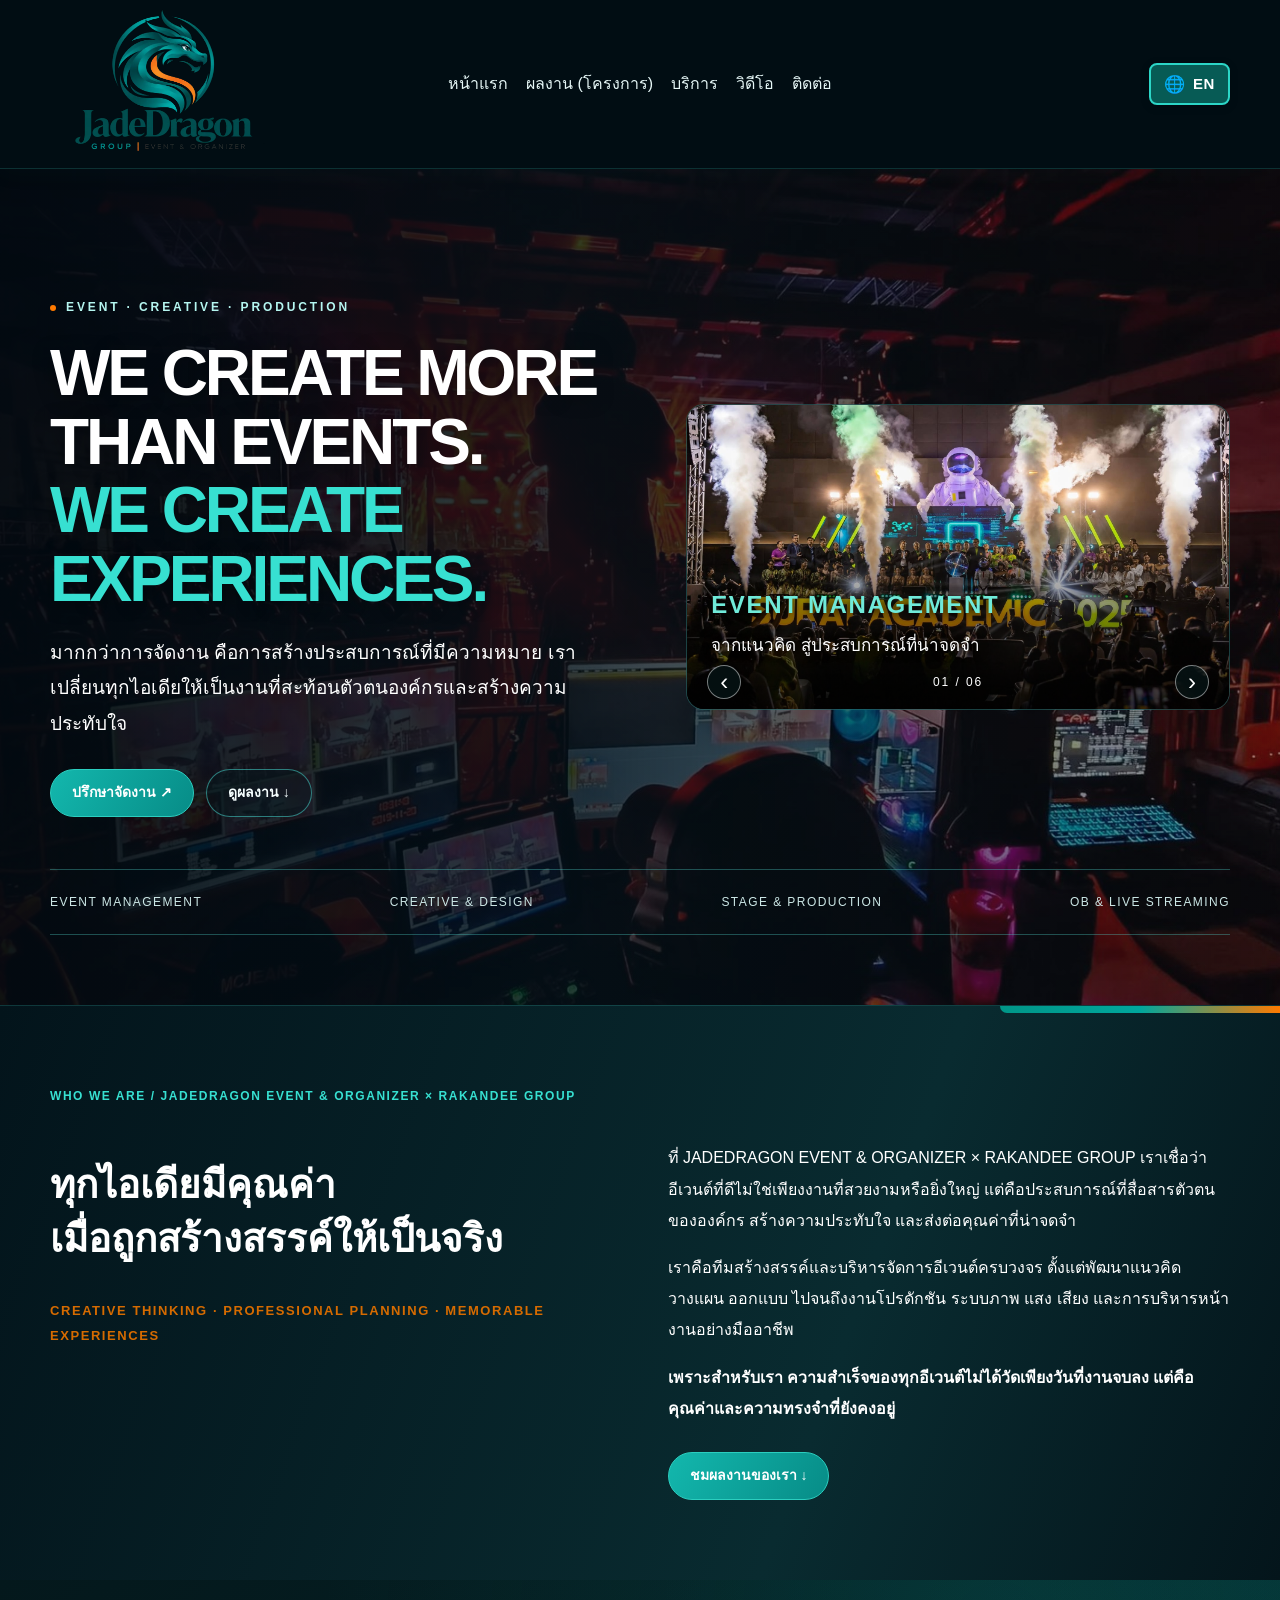
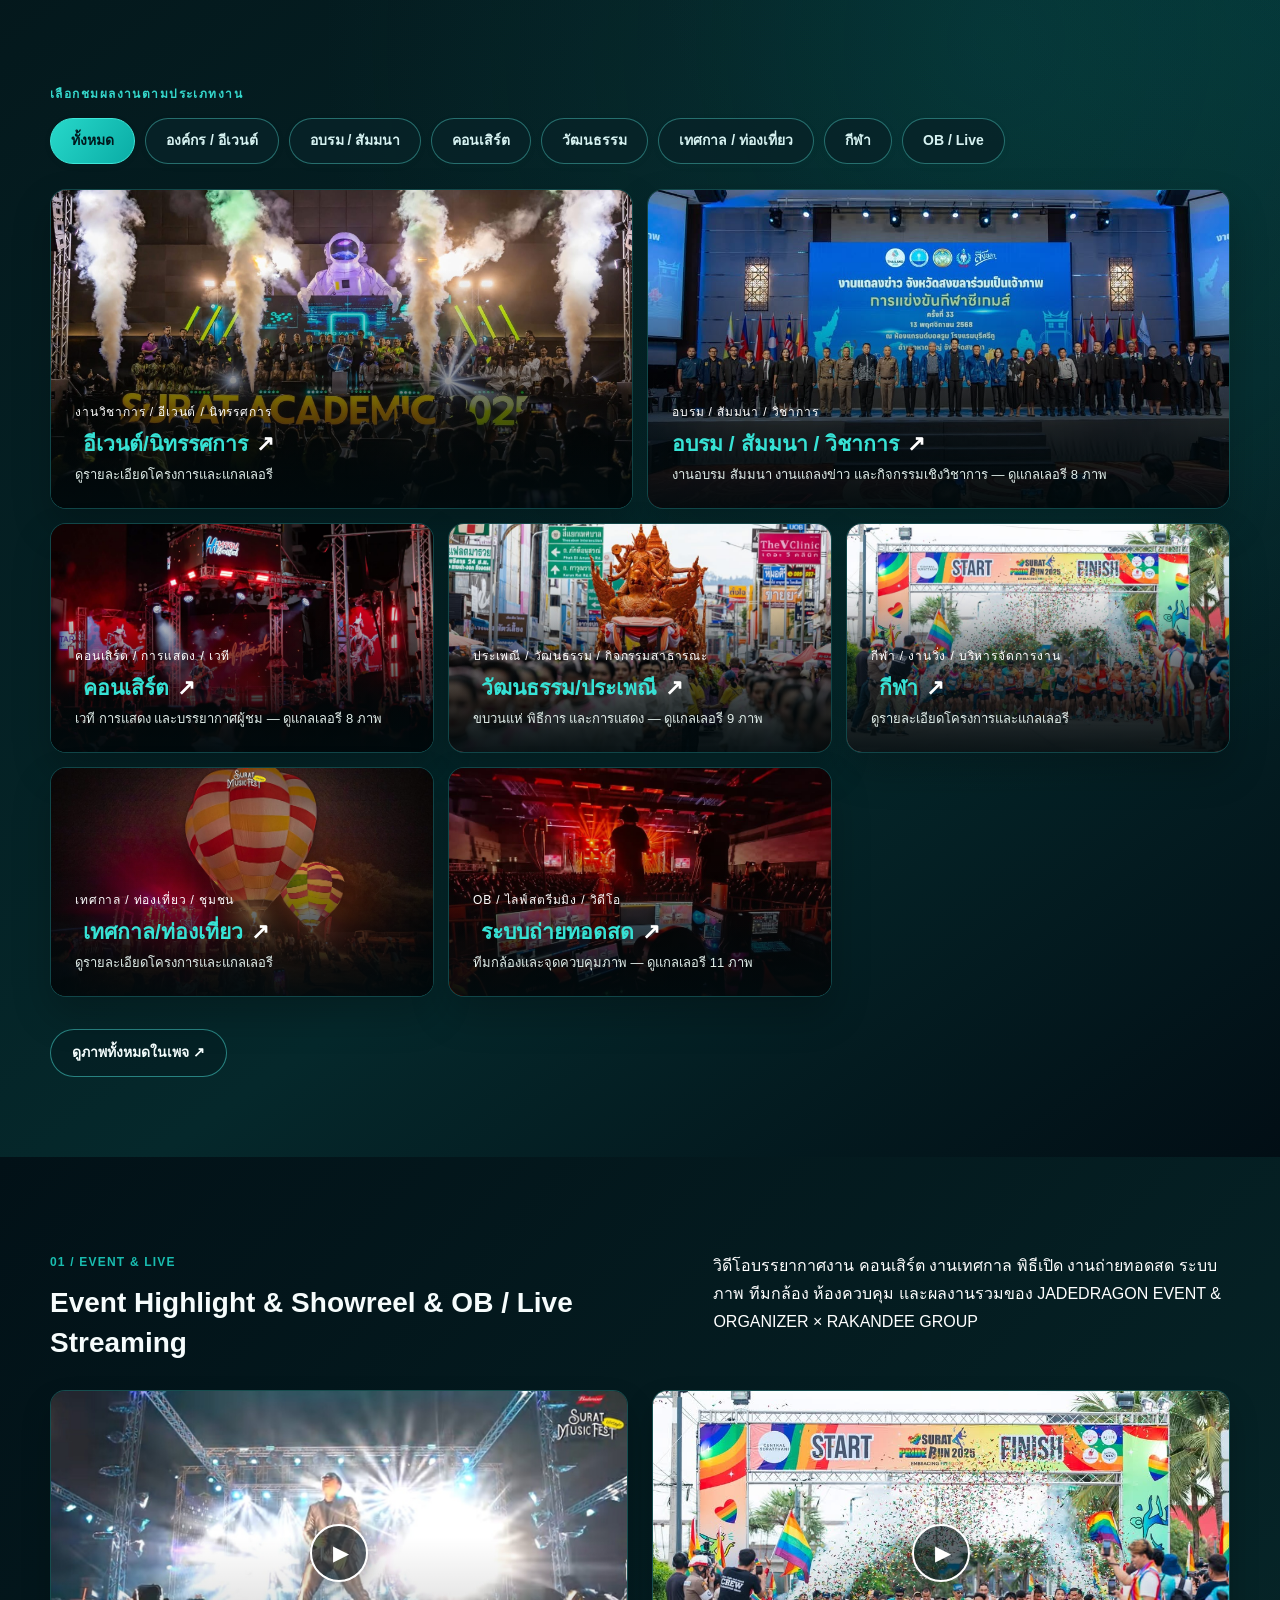
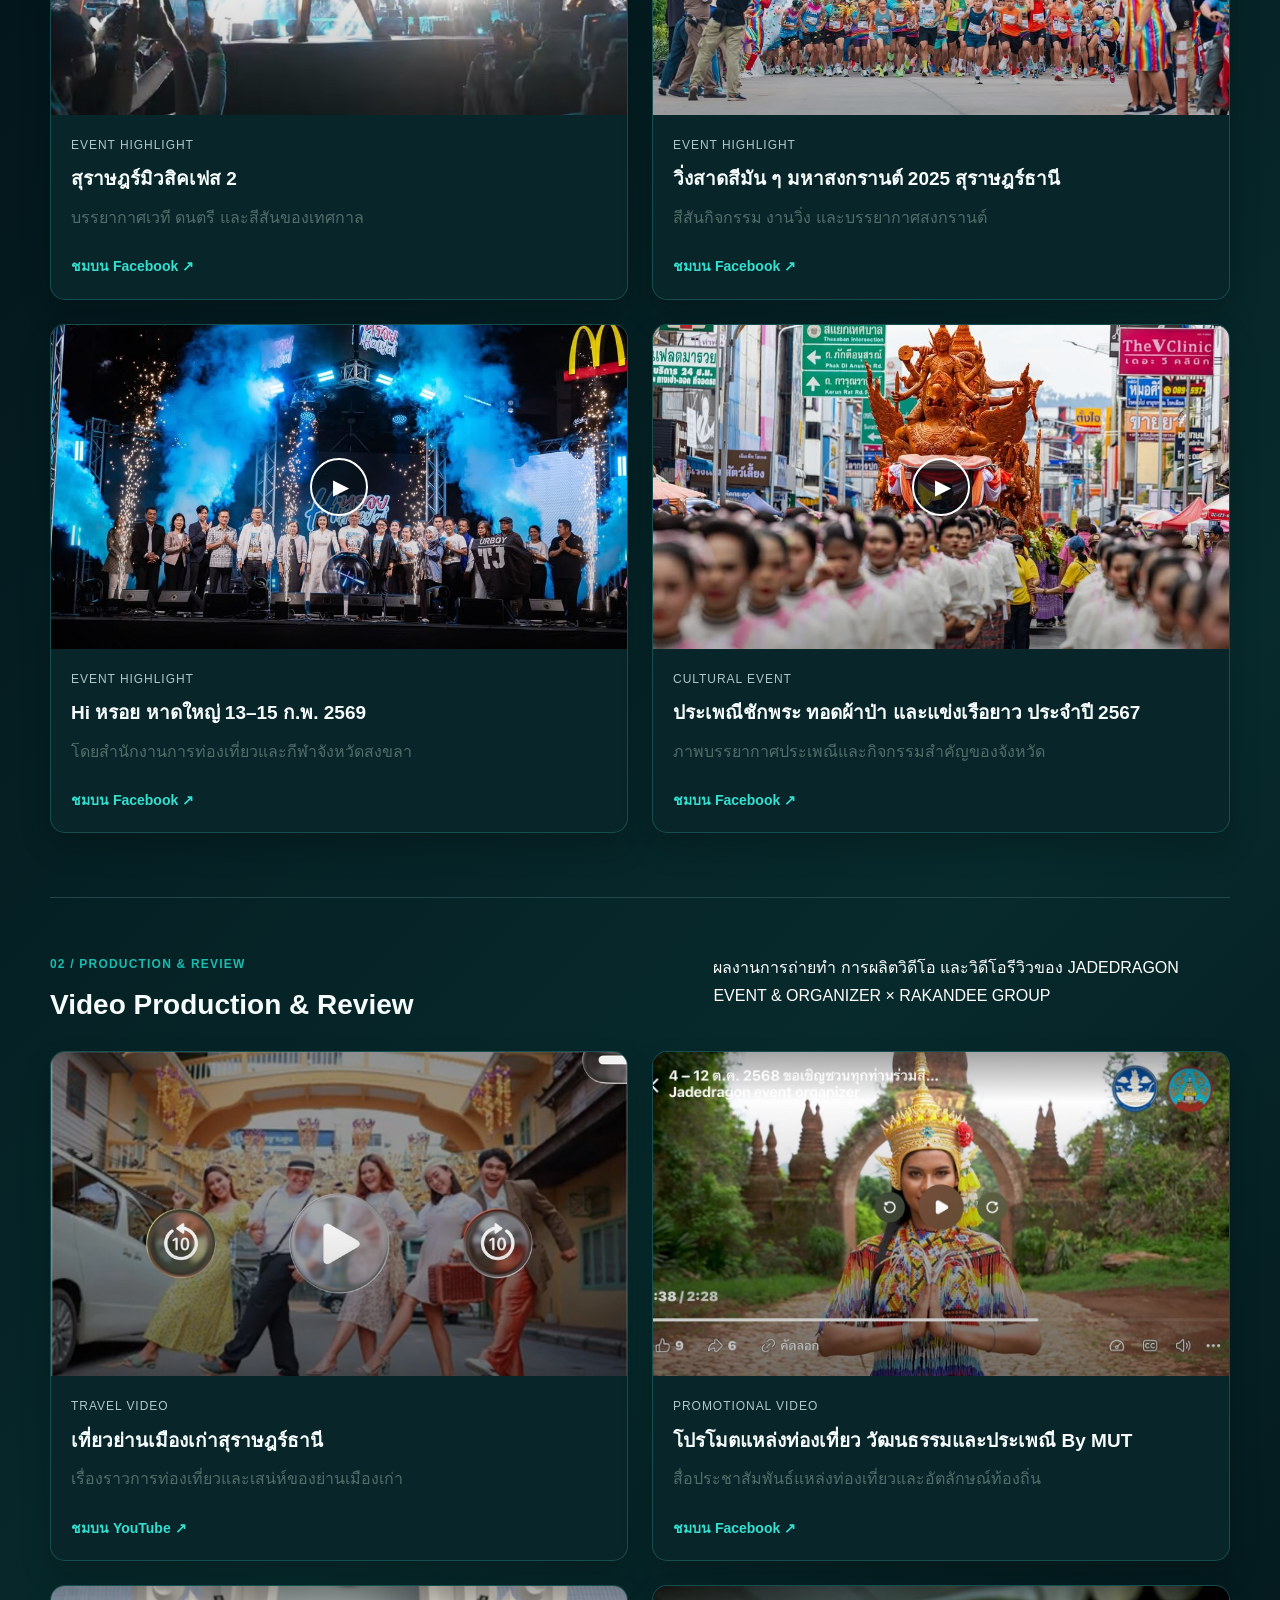
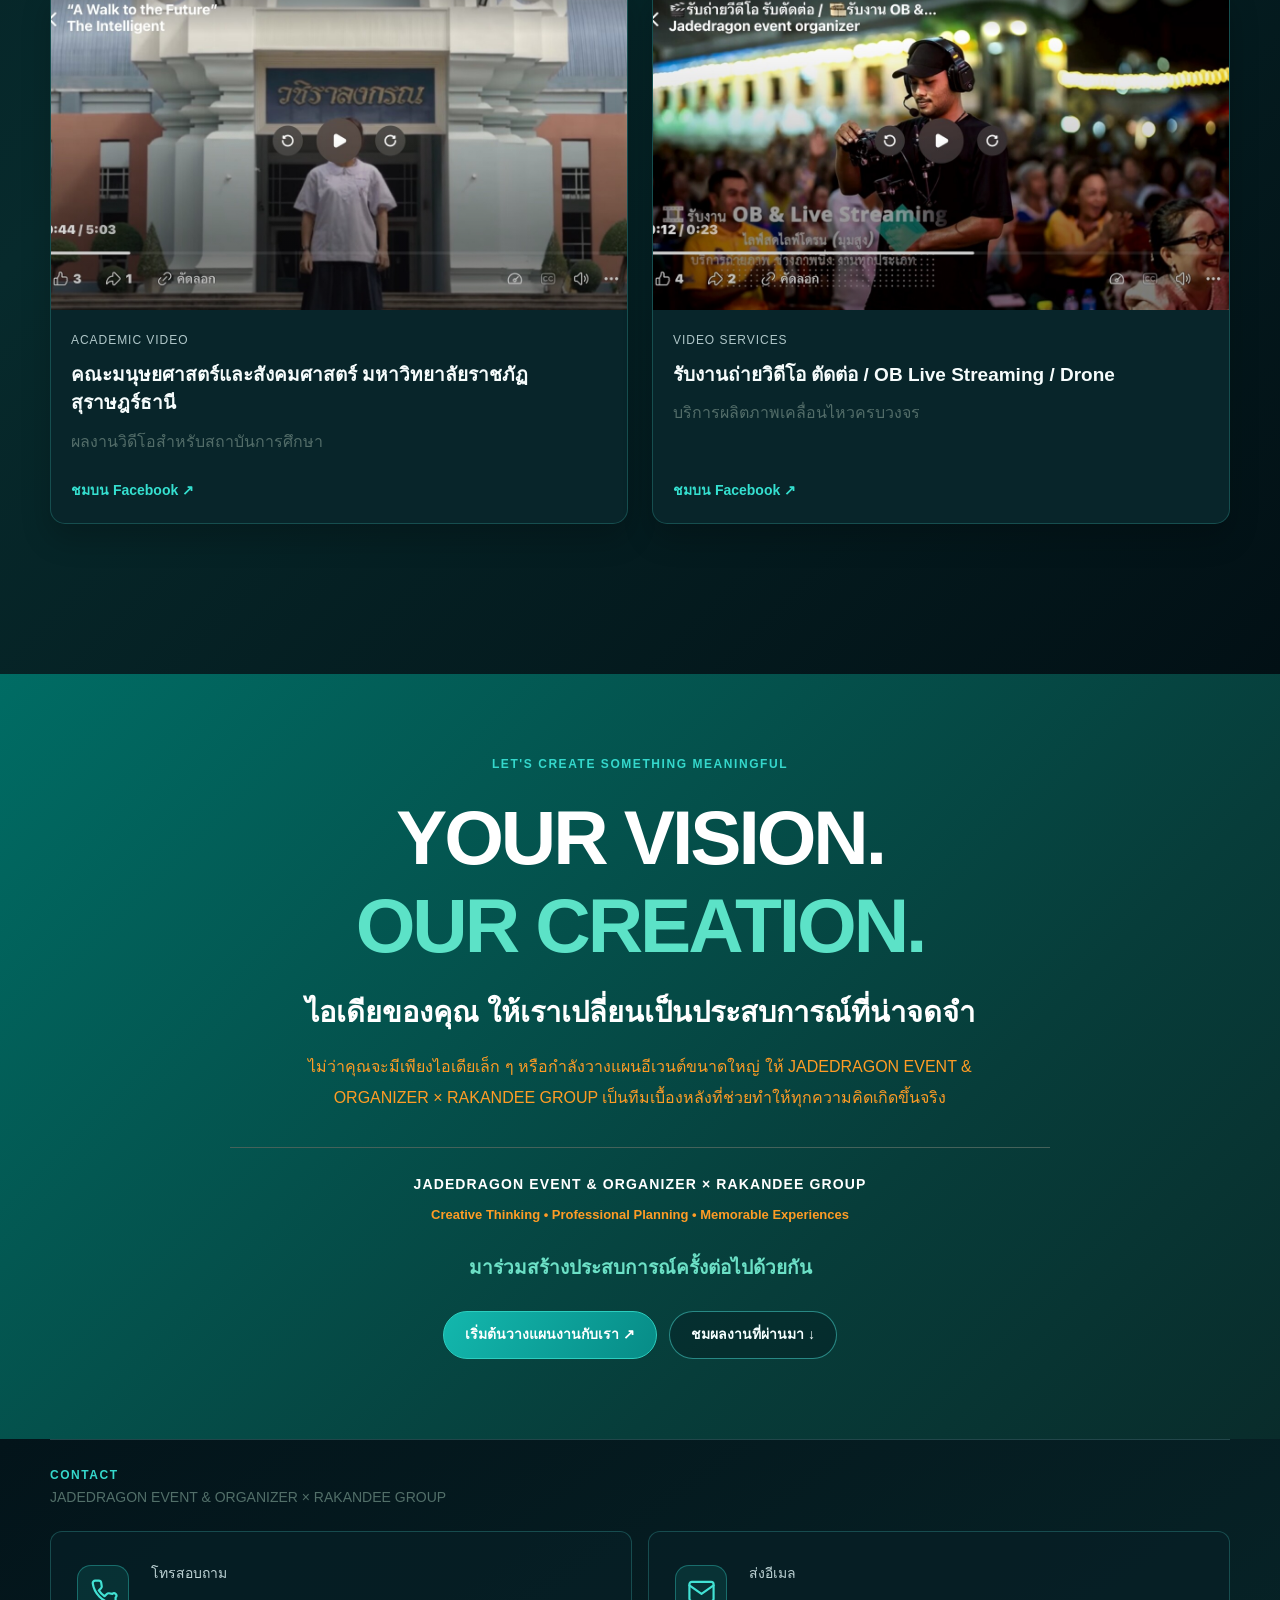
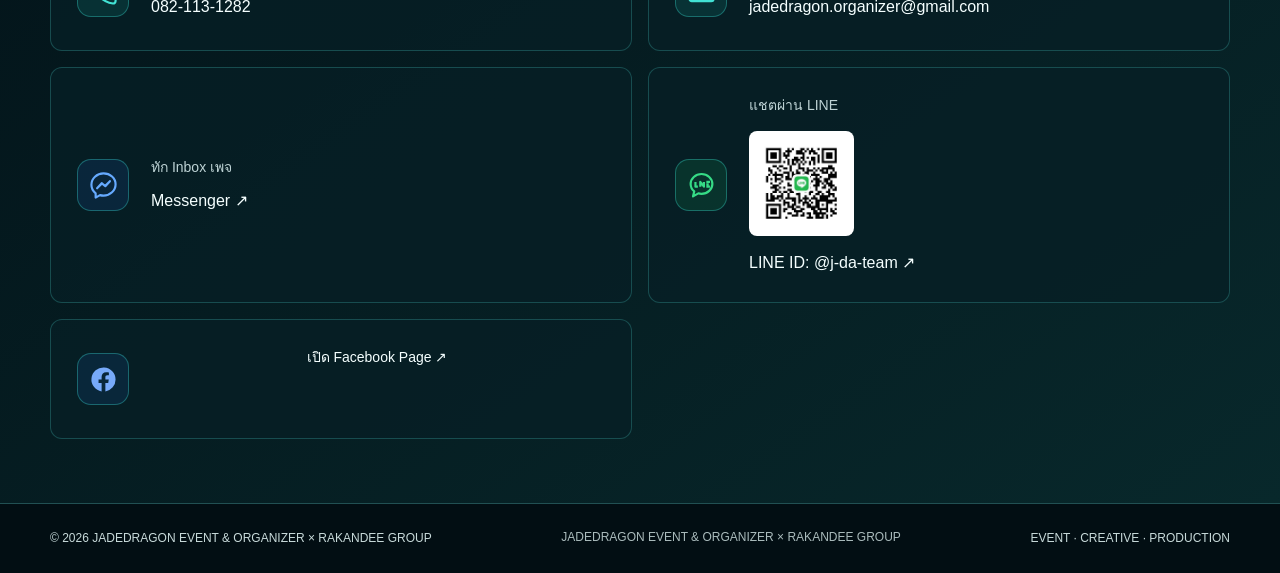
<file: index.html>
<!doctype html><html lang="th"><head><!-- Recovered from bc4e9b81400fcf6b35d05067cb82251471d459a5; original repository files are unchanged. --><meta charset="utf-8"><meta name="viewport" content="width=device-width,initial-scale=1"><title>JADEDRAGON EVENT & ORGANIZER × RAKANDEE GROUP | รับจัดงานอีเวนต์ภาคใต้</title>
<meta name="description" content="รับจัดงานอีเวนต์ ออกแบบและผลิตงาน เวที แสง สี เสียง OB และไลฟ์สตรีมมิง โดยทีม Jadedragon × RAKANDEE GROUP ให้บริการสุราษฎร์ธานีและทั่วภาคใต้">
<meta name="robots" content="index,follow,max-image-preview:large">
<link rel="canonical" href="https://www.jadedragonevent.com/">
<meta name="theme-color" content="#009688">
<meta property="og:locale" content="th_TH">
<meta property="og:type" content="website">
<meta property="og:site_name" content="JADEDRAGON EVENT & ORGANIZER × RAKANDEE GROUP">
<meta property="og:title" content="JADEDRAGON EVENT & ORGANIZER × RAKANDEE GROUP | รับจัดงานอีเวนต์ภาคใต้">
<meta property="og:description" content="รับจัดงานอีเวนต์ ออกแบบและผลิตงาน เวที แสง สี เสียง OB และไลฟ์สตรีมมิง ให้บริการสุราษฎร์ธานีและทั่วภาคใต้">
<meta property="og:url" content="https://www.jadedragonevent.com/">
<meta property="og:image" content="https://www.jadedragonevent.com/assets/jadedragon-live-stream.jpg">
<meta property="og:image:width" content="1672">
<meta property="og:image:height" content="941">
<meta property="og:image:alt" content="ทีม Jadedragon × RAKANDEE GROUP ดูแลการผลิตงานคอนเสิร์ต">
<meta name="twitter:card" content="summary_large_image">
<meta name="twitter:title" content="JADEDRAGON EVENT & ORGANIZER × RAKANDEE GROUP | รับจัดงานอีเวนต์ภาคใต้">
<meta name="twitter:description" content="รับจัดงานอีเวนต์ครบวงจร เวที แสง สี เสียง OB และไลฟ์สตรีมมิง ในสุราษฎร์ธานีและทั่วภาคใต้">
<meta name="twitter:image" content="https://www.jadedragonevent.com/assets/jadedragon-live-stream.jpg">
<script type="application/ld+json">{"@context":"https://schema.org","@type":"ProfessionalService","name":"JADEDRAGON EVENT & ORGANIZER × RAKANDEE GROUP","alternateName":"JADEDRAGON EVENT & ORGANIZER × RAKANDEE GROUP","url":"https://www.jadedragonevent.com/","logo":"https://www.jadedragonevent.com/assets/jadedragon-logo-brand.webp","image":"https://www.jadedragonevent.com/assets/jadedragon-live-stream.jpg","description":"รับจัดงานอีเวนต์ ออกแบบและผลิตงาน เวที แสง สี เสียง OB และไลฟ์สตรีมมิง ให้บริการสุราษฎร์ธานีและทั่วภาคใต้","telephone":"+66-82-113-1282","email":"jadedragon.organizer@gmail.com","address":{"@type":"PostalAddress","addressLocality":"เมืองสุราษฎร์ธานี","addressRegion":"สุราษฎร์ธานี","addressCountry":"TH"},"areaServed":[{"@type":"AdministrativeArea","name":"สุราษฎร์ธานี"},{"@type":"Place","name":"ภาคใต้ ประเทศไทย"}],"sameAs":["https://www.facebook.com/RakkandeeByJadedragoneventorganizer","https://line.me/R/ti/p/%40j-da-team"],"knowsAbout":["Event planning","Event production","Stage production","Lighting and sound","OB production","Live streaming","Photo and video production"]}</script>
<style>
:root{--nav-offset:110px;--bg:#0b0c0e;--panel:#141619;--text:#f4f4f2;--muted:#aeb1b5;--line:#2b2d30;--accent:#df2530;--max:1180px}
*{box-sizing:border-box}html{scroll-behavior:smooth;scroll-padding-top:var(--nav-offset)}body{margin:0;background:var(--bg);color:var(--text);font-family:-apple-system,BlinkMacSystemFont,"Noto Sans Thai","Segoe UI",sans-serif;line-height:1.7}a{color:inherit;text-decoration:none}button{font:inherit}button,a{-webkit-tap-highlight-color:transparent}button{cursor:pointer}img{display:block}a:focus-visible,button:focus-visible{outline:2px solid #fff;outline-offset:5px}.wrap{width:min(100% - 80px,var(--max));margin-inline:auto}.nav{position:sticky;top:0;z-index:50;background:rgba(11,12,14,.96);border-bottom:1px solid var(--line)}.navin{min-height:84px;display:flex;align-items:center;justify-content:space-between;gap:20px}.brand{display:flex;align-items:center;gap:12px}.brand img{width:40px;height:40px}.brand strong{font-size:14px;letter-spacing:.1em}.brand small{display:block;color:var(--muted);font-size:12px;letter-spacing:.04em}.links{display:flex;gap:24px;font-size:14px}.links a:hover{color:#fff;text-decoration:underline;text-underline-offset:7px}.actions{display:flex;gap:12px;align-items:center}.btn{display:inline-flex;align-items:center;justify-content:center;gap:10px;min-height:48px;padding:11px 21px;border:1px solid #55575b;background:transparent;color:var(--text);border-radius:4px;font-size:14px;font-weight:600;transition:background .2s}.btn.primary{background:var(--accent);border-color:var(--accent)}.btn:hover{background:#27292c}.btn.primary:hover{background:#be1c25}.lang{border:0;background:transparent;color:var(--text);min-width:44px;min-height:44px;font-size:14px}.hero{padding:66px 0 0}.hero-grid{display:grid;grid-template-columns:.9fr 1.1fr;gap:56px;align-items:center}.eyebrow{font-size:12px;letter-spacing:.13em;text-transform:uppercase;color:var(--muted)}.hero .eyebrow:before{content:"";display:inline-block;width:6px;height:6px;border-radius:50%;background:var(--accent);margin-right:10px;vertical-align:middle}h1{font-size:clamp(2.3rem,4.5vw,3.5rem);line-height:1.12;letter-spacing:-.035em;margin:22px 0}h1 span{color:#f4f4f2}.lead{font-size:17px;color:var(--muted);line-height:1.85;max-width:440px;margin:0}.hero-cta{display:flex;gap:12px;flex-wrap:wrap;margin-top:28px}.hero-visual{margin:0}.photo{position:relative;overflow:hidden;background:#17191c;width:100%}.photo img{position:absolute;max-width:none;object-fit:fill}.hero-visual .photo{border-radius:3px}.hero-visual figcaption{display:flex;justify-content:space-between;gap:16px;color:var(--muted);font-size:12px;letter-spacing:.07em;margin-top:15px}.hero-visual figcaption span:first-child{color:var(--text)}.capabilities{display:flex;justify-content:space-between;flex-wrap:wrap;gap:15px;border-top:1px solid var(--line);border-bottom:1px solid var(--line);padding:22px 0;margin-top:52px;color:var(--muted);font-size:12px;letter-spacing:.12em}section{padding:80px 0;scroll-margin-top:var(--nav-offset)}.section-head{display:grid;grid-template-columns:1.1fr .9fr;gap:60px;align-items:end;margin-bottom:36px}.section-head h2{font-size:clamp(1.45rem,2.5vw,2rem);font-weight:600;line-height:1.45;letter-spacing:-.02em;margin:10px 0 0}.section-head p{margin:0;color:var(--muted);font-size:16px;line-height:1.8}.grid{display:grid}.services{grid-template-columns:repeat(4,1fr);gap:0 28px}.card{border-top:1px solid var(--line);padding:25px 0 30px;background:transparent}.num{color:var(--muted);font-size:12px}.card h3{font-size:17px;font-weight:600;line-height:1.45;margin:18px 0 10px}.card p{font-size:16px;color:var(--muted);margin:0;line-height:1.8}#work{background:#111315}.portfolio-tools{display:flex;gap:8px;flex-wrap:wrap;margin-bottom:30px}.chip{padding:8px 15px;min-height:44px;border:1px solid var(--line);border-radius:3px;background:transparent;color:var(--muted);font-size:14px}.chip.active{background:var(--text);color:var(--bg);border-color:var(--text)}.projects{grid-template-columns:repeat(2,minmax(0,1fr));gap:38px 28px}.project{position:relative;min-width:0}.project[hidden]{display:none}.project .photo{aspect-ratio:3/2!important}.project-copy{padding:19px 0 0}.project-copy small{font-size:12px;letter-spacing:.07em;color:var(--muted)}.project-copy h3{font-size:18px;font-weight:600;line-height:1.4;margin:7px 35px 7px 0}.project-copy p{font-size:16px;color:var(--muted);margin:0}.project-link{border:0;background:none;color:inherit;text-align:left;font:inherit;padding:0}.project-link:after{content:"";position:absolute;inset:0}.project-link>span[aria-hidden="true"]{position:absolute;right:0;bottom:45px;color:#fff;font-size:22px}.project-title-text{position:static!important;color:inherit!important;font-size:inherit!important}.project:hover .project-copy h3{text-decoration:underline;text-underline-offset:5px}.case{display:grid;grid-template-columns:1.1fr .9fr;gap:54px;align-items:center}.case h3{font-size:24px;line-height:1.4;font-weight:600;margin:13px 0}.case p{color:var(--muted);font-size:16px}.case-list{padding:0;list-style:none;margin:25px 0}.case-list li{padding:12px 0;border-top:1px solid var(--line);color:var(--muted);font-size:16px}.case-list b{display:block;color:var(--text);font-size:14px;font-weight:500}.production{grid-template-columns:repeat(3,1fr);gap:28px}#production{padding-top:0}#brief{border-top:1px solid var(--line);padding-bottom:48px}#brief .section-head{margin-bottom:28px}#contact{padding:0 0 64px}.contact-row{display:flex;gap:25px;justify-content:space-between;align-items:center;border-top:1px solid var(--line);padding-top:25px}.contact-row p{margin:0;color:var(--muted);font-size:14px}.contact-row a{font-size:14px}.contact-row a:hover{text-decoration:underline}footer{padding:24px 0;color:var(--muted);border-top:1px solid var(--line);font-size:12px}.footer-inner{display:flex;justify-content:space-between;gap:15px;flex-wrap:wrap}dialog{color:var(--text);background:var(--panel);border:1px solid #424448;border-radius:6px;width:min(650px,calc(100% - 32px));max-height:85vh;padding:32px}dialog::backdrop{background:rgba(0,0,0,.8)}dialog h2{font-size:24px;line-height:1.4}dialog p{color:var(--muted);font-size:16px;line-height:1.85}.modal-close{float:right;background:transparent;border:1px solid #555;color:#fff;border-radius:3px;width:44px;height:44px;font-size:25px;margin-left:15px}.skip-link{position:fixed;left:15px;top:-80px;z-index:100;background:#fff;color:#000;padding:10px}.skip-link:focus{top:10px}
@media(max-width:1050px){.links{gap:15px}.navin{gap:12px}.brand small{font-size:10px}.actions .btn{padding:10px 12px}.hero-grid{gap:30px}.services{grid-template-columns:repeat(2,1fr)}.section-head{gap:35px}.case{gap:32px}}
@media(max-width:760px){.wrap{width:calc(100% - 40px)}.navin{min-height:72px;flex-wrap:wrap;padding:12px 0}.brand img{width:32px;height:32px}.brand strong{font-size:12px}.brand small{display:none}.links{display:none}.actions{gap:4px}.actions .btn{font-size:12px;min-height:42px;padding:8px 10px}.hero{padding-top:36px}.hero-grid{grid-template-columns:1fr;gap:34px}h1{font-size:clamp(2.3rem,8vw,3rem);margin:17px 0}.lead{max-width:100%;font-size:16px}.hero-cta{margin-top:22px}.hero-visual figcaption{font-size:11px}.capabilities{margin-top:30px;display:grid;grid-template-columns:1fr 1fr;gap:13px;font-size:11px;padding:18px 0}section{padding:52px 0}.section-head{grid-template-columns:1fr;gap:16px;margin-bottom:26px}.section-head h2{font-size:24px}.services{gap:0 24px}.card h3{font-size:16px}.card p{font-size:15px}.projects{gap:30px;grid-template-columns:1fr}.case{grid-template-columns:1fr;gap:28px}.production{grid-template-columns:1fr;gap:0}.production .card{padding:20px 0}.production .card h3{margin-top:8px}.contact-row{align-items:start;flex-direction:column;gap:16px}dialog{padding:22px}.project-copy h3{font-size:18px}.hero .btn{font-size:14px}}
@media(max-width:380px){.services{grid-template-columns:1fr}.brand img{display:none}.hero-cta .btn{flex:1;padding-inline:12px}}
@media(prefers-reduced-motion:reduce){html{scroll-behavior:auto}*{transition:none!important}}

.photo.photo-original img{width:100%;height:100%;left:0;top:0;object-fit:cover}
dialog.has-gallery{width:min(940px,calc(100% - 32px))}
.event-gallery{margin:26px 0}.event-gallery h3{font-size:18px;font-weight:600;margin:0 0 18px}
.event-photos{display:grid;grid-template-columns:1fr 1fr;gap:24px 20px}
.event-photos figure{margin:0;min-width:0}.event-photos figure:first-child{grid-column:1/-1}
.event-photos img{width:100%;height:auto;display:block;border-radius:3px}
.event-photos figcaption{font-size:14px;line-height:1.6;color:var(--muted);margin-top:9px}
@media(max-width:600px){.event-photos{grid-template-columns:1fr;gap:22px}.event-photos figure:first-child{grid-column:auto}}
.event-gallery .concert-photo-group{padding:0;margin:0;border:0}.event-gallery .concert-photo-group + .concert-photo-group{margin-top:36px}

.photo-more{margin-top:32px}
.contact-row .facebook-page-link{display:inline-flex;align-items:center;gap:14px;min-height:64px;max-width:100%;padding:10px 16px;border:1px solid var(--line);border-radius:6px;background:var(--panel);text-decoration:none}
.facebook-page-link img{width:48px;height:48px;object-fit:contain;flex-shrink:0}.facebook-page-link span{min-width:0;overflow-wrap:anywhere}
.contact-row .facebook-page-link:hover{border-color:var(--muted);text-decoration:none}.facebook-page-link:hover span{text-decoration:underline;text-underline-offset:4px}
.video-grid{display:grid;grid-template-columns:repeat(3,minmax(0,1fr));gap:24px}
.video-card{display:flex;flex-direction:column;align-items:flex-start;padding:26px;border:1px solid var(--line);border-radius:4px;background:var(--panel);min-width:0}
.video-card:hover{border-color:var(--muted)}.video-play{display:grid;place-items:center;width:44px;height:44px;border-radius:50%;background:var(--accent);font-size:16px;margin-bottom:26px}
.video-card small{font-size:12px;letter-spacing:.08em;color:var(--muted)}.video-card h3{font-size:18px;font-weight:600;line-height:1.5;margin:10px 0}.video-card p{font-size:16px;color:var(--muted);margin:0 0 24px}.video-watch{margin-top:auto;font-size:14px;font-weight:600}
@media(max-width:760px){.video-grid{grid-template-columns:1fr}.video-card{padding:24px}.video-play{margin-bottom:18px}}

.video-card{padding:0;overflow:hidden;align-items:stretch}
.video-thumb{position:relative;display:block;aspect-ratio:16/9;overflow:hidden;background:#17191c}
.video-thumb img{width:100%;height:100%;object-fit:cover;object-position:center;display:block}
.video-thumb::after{content:"";position:absolute;inset:0;background:linear-gradient(180deg,transparent 45%,rgba(0,0,0,.28));pointer-events:none}
.video-thumb .video-play{position:absolute;left:50%;top:50%;transform:translate(-50%,-50%);z-index:1;width:58px;height:58px;margin:0;border:2px solid rgba(255,255,255,.9);box-shadow:0 3px 18px rgba(0,0,0,.4);font-size:21px;line-height:1;padding-left:3px}
.video-card:hover .video-play,.video-card:focus-visible .video-play{background:#be1c25}
.video-copy{display:flex;flex-direction:column;align-items:flex-start;flex:1;padding:24px}
@media(max-width:760px){.video-card{padding:0}.video-copy{padding:22px}}

.brand img{display:block;width:64px;height:46px;object-fit:contain;flex-shrink:0}
.contact-row{display:block}.contact-methods{display:grid;grid-template-columns:repeat(2,minmax(0,1fr));gap:16px;margin-top:22px}
.contact-row .contact-method,.contact-row .facebook-page-link{min-width:0;min-height:96px;border:1px solid var(--line);border-radius:6px;padding:18px;background:var(--panel);text-decoration:none}
.contact-method{display:flex;flex-direction:column;justify-content:center;gap:4px}.line-contact{align-items:flex-start}.line-qr{width:128px;height:128px;object-fit:contain;background:#fff;border-radius:8px;padding:4px;margin:10px 0}.line-contact .contact-value{color:#f4f4f2}.contact-label{font-size:14px;color:var(--muted)}.contact-value{font-size:16px;overflow-wrap:anywhere}
.contact-row .contact-method:hover{border-color:var(--muted);text-decoration:none}.contact-method:hover .contact-value{text-decoration:underline;text-underline-offset:4px}
.contact-row .facebook-page-link{gap:12px}.facebook-page-link img{width:68px;height:48px;object-fit:contain}
@media(max-width:900px){.contact-methods{grid-template-columns:1fr}.contact-row .contact-method,.contact-row .facebook-page-link{min-height:84px}}
@media(max-width:760px){.brand img{display:block;width:48px;height:35px}}

#facebook-updates{border-top:1px solid var(--line)}
.facebook-updates-layout{display:grid;grid-template-columns:minmax(0,1fr) minmax(0,500px);gap:48px;align-items:start}
.facebook-updates-info{min-width:0}.facebook-updates-info>p{font-size:16px;color:var(--muted);max-width:440px;margin:20px 0}
.facebook-updates-info .facebook-page-link{display:flex;align-items:center;gap:12px;font-size:16px}
.facebook-updates-info .facebook-feed-note{font-size:14px;margin-top:24px}
.facebook-feed-host{width:100%;max-width:500px;min-width:0;min-height:650px;justify-self:center;border-radius:6px;overflow:hidden;background:var(--panel)}
.facebook-feed-host iframe{display:block;border:0;width:100%;height:650px}
@media(max-width:760px){.facebook-updates-layout{grid-template-columns:minmax(0,1fr);gap:24px}}

.video-category+.video-category{margin-top:64px;padding-top:56px;border-top:1px solid var(--line)}
.video-category-head{display:grid;grid-template-columns:minmax(0,1.1fr) minmax(280px,.9fr);gap:32px;align-items:start;margin-bottom:26px}
.video-category-head small{display:block;margin-bottom:10px;color:var(--accent);font-size:12px;font-weight:700;letter-spacing:.1em}
.video-category-head h3{margin:0;font-size:clamp(22px,3vw,34px);line-height:1.25;overflow-wrap:anywhere}
.video-category-head p{margin:0;color:var(--muted);font-size:16px;line-height:1.75}
.video-grid-featured{grid-template-columns:repeat(2,minmax(0,1fr))}
.video-grid-featured .video-card h3{font-size:19px}
.video-other{margin-top:26px}
.video-other h4{margin:0 0 12px;font-size:15px;letter-spacing:.02em}
.video-link-list{display:grid;grid-template-columns:repeat(2,minmax(0,1fr));gap:10px}
.video-text-link{display:flex;align-items:center;justify-content:space-between;gap:20px;min-height:58px;padding:14px 16px;border:1px solid var(--line);border-radius:4px;background:var(--panel);transition:border-color .2s ease,transform .2s ease}
.video-text-link:hover,.video-text-link:focus-visible{border-color:var(--muted);transform:translateY(-1px)}
.video-text-link span{font-size:15px;line-height:1.45}
.video-text-link small{flex:0 0 auto;color:var(--muted);font-size:12px;font-weight:600}
@media(max-width:760px){.video-category+.video-category{margin-top:46px;padding-top:42px}.video-category-head{grid-template-columns:1fr;gap:12px}.video-grid-featured,.video-link-list{grid-template-columns:1fr}.video-category-head h3{font-size:24px}.video-text-link{align-items:flex-start}.video-text-link small{padding-top:3px}}

/* Recovery fixes: preserve the original theme and keep navigation usable. */
.links a{white-space:nowrap;flex-shrink:0}
.video-category-head h3{font-size:clamp(1.375rem,2.2vw,1.75rem);line-height:1.45}
.photo,.hero-grid>*{min-width:0}
[hidden]{display:none!important}
@media(max-width:1050px){
  .navin{flex-wrap:wrap;padding-block:12px}
  .links{display:flex;order:3;width:100%;overflow-x:auto;gap:24px;padding-bottom:4px}
  
  .links a{display:flex;align-items:center;min-height:44px;font-size:.875rem}
}
@media(max-width:760px){
  .actions .btn{min-height:44px;font-size:.875rem}
  .card p{font-size:1rem}
  .video-category-head h3{font-size:1.375rem}
  .brand strong{letter-spacing:.06em}
}

.quote-form{margin-top:32px;padding:30px;border:1px solid var(--line);border-radius:6px;background:var(--panel)}
.quote-grid{display:grid;grid-template-columns:repeat(2,minmax(0,1fr));gap:20px}
.form-field{display:flex;flex-direction:column;gap:9px;min-width:0}
.form-field span{font-size:13px;font-weight:600;letter-spacing:.04em;color:var(--text)}
.form-field input,.form-field select{width:100%;min-height:52px;padding:12px 14px;border:1px solid #3b3e43;border-radius:4px;background:#0f1113;color:var(--text);font:inherit;font-size:16px;color-scheme:dark}
.form-field input::placeholder{color:#7f8388}
.form-field input:focus,.form-field select:focus{outline:2px solid var(--accent);outline-offset:2px;border-color:transparent}
.quote-actions{display:flex;flex-wrap:wrap;gap:12px;margin-top:24px}
.quote-actions .btn{min-height:48px}
.quote-note,.quote-status{margin:14px 0 0;color:var(--muted);font-size:13px}
.quote-status{min-height:1.7em;color:#dfe2e5}
@media(max-width:760px){.quote-form{padding:22px}.quote-grid{grid-template-columns:1fr}.quote-actions{flex-direction:column}.quote-actions .btn{width:100%}}

/* New Jadedragon identity: keep the supplied full logo legible without crowding navigation. */
.brand.brand-logo{display:flex;align-items:center;flex:0 0 auto}
.brand.brand-logo img{display:block!important;width:150px!important;height:98px!important;object-fit:contain!important;object-position:left center}
@media(max-width:760px){.brand.brand-logo img{width:120px!important;height:79px!important}}
@media(max-width:380px){.brand.brand-logo img{display:block!important;width:106px!important;height:70px!important}}
/* Home page cinematic editorial overhaul */
body:has(#home) .hero{position:relative;padding:clamp(90px,10vw,150px) 0 70px;min-height:590px;background:linear-gradient(90deg,rgba(1,10,17,.94) 0%,rgba(2,16,24,.82) 44%,rgba(2,19,26,.35) 100%),url("assets/jadedragon-live-stream.jpg") center/cover no-repeat!important}
body:has(#home) .hero-grid{grid-template-columns:minmax(0,1.05fr) minmax(0,.95fr);gap:35px;min-height:380px}
body:has(#home) .hero h1{font-size:clamp(39px,5vw,75px);font-weight:850;letter-spacing:-.048em;color:#fff;line-height:1.07;text-shadow:0 3px 20px rgba(0,0,0,.32)}
body:has(#home) .hero h1 span{color:#37e0d1!important}
body:has(#home) .hero .lead{color:#e9f7f7;font-size:clamp(16px,1.7vw,19px);max-width:560px}
body:has(#home) .hero .eyebrow{color:#b5f6f0!important;letter-spacing:.24em;font-weight:700}
body:has(#home) .hero-visual{background:rgba(2,16,23,.38);padding:14px;border:1px solid rgba(87,216,205,.26);border-radius:18px;backdrop-filter:blur(5px)}
body:has(#home) .hero-visual .photo{border-radius:10px;overflow:hidden}
body:has(#home) .hero-visual figcaption{color:#c6e7e7}
body:has(#home) .capabilities{border-color:rgba(77,208,200,.35);color:#cce7e6}
body:has(#home) #about{background:linear-gradient(110deg,#03141b,#092b30 65%,#04151b);border-top:1px solid rgba(61,196,184,.18)}
body:has(#home) #about .eyebrow{color:#37e0d1!important}
body:has(#home) #work{background:radial-gradient(ellipse at 78% 5%,rgba(13,122,117,.18),transparent 48%),linear-gradient(145deg,#04181c,#05282b 62%,#020e15)}
body:has(#home) #work .jd-experience-head h2 span{color:#34dbce}
body:has(#home) #work .jd-experience-quote{color:#d8f7f3}
body:has(#home) .portfolio-tools{gap:10px;flex-wrap:wrap}
body:has(#home) .chip{border-radius:999px!important;background:rgba(8,35,40,.84)!important;color:#d7f3f2!important;border:1px solid rgba(74,194,188,.48)!important;padding:10px 20px}
body:has(#home) .chip.active,body:has(#home) .chip[aria-pressed="true"]{background:linear-gradient(125deg,#27d8ca,#0aaca5)!important;color:#02171c!important;border-color:#3ee6d8!important}
body:has(#home) #work .project{border-radius:16px!important;border:1px solid rgba(58,207,197,.22)!important;box-shadow:0 18px 38px rgba(0,0,0,.22)}
body:has(#home) #work .project-copy{background:linear-gradient(0deg,rgba(1,15,19,.65),transparent)}
body:has(#home) #videos{background:linear-gradient(135deg,#021117,#072a2c 58%,#021015);padding:95px 0}
body:has(#home) #videos .section-head{border-bottom:1px solid rgba(57,205,196,.3);padding-bottom:30px;margin-bottom:40px}
body:has(#home) #videos .section-head h2{font-size:clamp(29px,3.5vw,49px);color:#fff}
body:has(#home) #videos .video-category{margin-bottom:55px}
body:has(#home) #videos .video-card{border-radius:15px!important;overflow:hidden;background:#08252a!important;border:1px solid rgba(64,197,189,.25)!important;box-shadow:0 15px 30px rgba(0,0,0,.2)}
body:has(#home) #videos .video-card:hover{transform:translateY(-5px);border-color:#37dece!important}
body:has(#home) #videos .video-thumb{position:relative;overflow:hidden}
body:has(#home) #videos .video-thumb img{width:100%;object-fit:cover}
body:has(#home) #videos .video-play{display:grid;place-items:center;border:2px solid #fff;background:rgba(1,16,22,.62);color:white;border-radius:50%;box-shadow:0 5px 22px rgba(0,0,0,.3)}
body:has(#home) #videos .video-copy{padding:20px}
body:has(#home) #videos .video-watch{color:#35e0d0!important}
body:has(#home) #contact{background:linear-gradient(145deg,#03141a,#08282b)}
@media(max-width:800px){body:has(#home) .hero{padding:75px 0 45px}body:has(#home) .hero-grid{grid-template-columns:1fr;gap:30px}body:has(#home) .hero-visual{max-width:620px}body:has(#home) #videos{padding:60px 0}}

/* Homepage: remove all pale legacy sections and link bars */
body:has(#home){background:#04171c!important;color:#f4ffff!important}
body:has(#home) #facebook-updates,body:has(#home) #facebook-updates .wrap{background:linear-gradient(145deg,#04171c,#082a2e 65%,#031318)!important;color:#f4ffff!important}
body:has(#home) #facebook-updates{padding:78px 0 95px;border-top:1px solid rgba(62,202,191,.25)!important}
body:has(#home) #facebook-updates h2,body:has(#home) #facebook-updates .section-head h2,body:has(#home) #facebook-updates .facebook-page-link,body:has(#home) #facebook-updates .facebook-page-link span{color:#f5ffff!important;opacity:1!important}
body:has(#home) #facebook-updates .section-head p,body:has(#home) #facebook-updates .facebook-updates-info>p,body:has(#home) #facebook-updates .facebook-feed-note{color:#bcd4d5!important;opacity:1!important}
body:has(#home) #facebook-updates .eyebrow{color:#3eddd0!important}
body:has(#home) #facebook-updates .btn{background:#0a3135!important;color:#eaffff!important;border-color:#3baaa4!important}
body:has(#home) #videos .video-link-list .video-text-link{background:#09252b!important;background-color:#09252b!important;color:#edfafa!important;border:1px solid rgba(62,196,187,.32)!important;box-shadow:none!important}
body:has(#home) #videos .video-text-link span{color:#edfafa!important;opacity:1!important}
body:has(#home) #videos .video-text-link small{color:#3cdbcd!important;opacity:1!important}
body:has(#home) #videos .video-text-link:hover{background:#10363b!important;border-color:#3ddbcf!important}
body:has(#home) #facebook-updates .facebook-updates-layout{background:transparent!important}
body:has(#home) #facebook-updates .facebook-feed,body:has(#home) #facebook-updates .facebook-page-embed{background:#08242a!important;border-color:rgba(65,198,189,.25)!important}

/* Recognizable channel icons in homepage contact cards */
#contact .contact-methods .contact-method,#contact .contact-methods .facebook-page-link{position:relative;padding:26px 28px 26px 100px!important;min-height:120px;align-items:flex-start;justify-content:center;gap:7px;background:rgba(7,31,38,.78)!important;border:1px solid rgba(70,197,189,.28)!important;border-radius:12px!important}
#contact .contact-methods .contact-channel-icon{position:absolute;left:26px;top:50%;transform:translateY(-50%);width:52px;height:52px;display:grid;place-items:center;background:rgba(28,196,181,.12);border:1px solid rgba(57,216,204,.36);border-radius:14px;color:#42e2d4}
#contact .contact-channel-icon svg{width:29px;height:29px;display:block}
#contact .contact-icon-messenger{color:#66aaff!important;background:rgba(35,102,205,.14)!important}
#contact .contact-icon-line{color:#36db86!important;background:rgba(25,180,99,.14)!important}
#contact .contact-icon-facebook{color:#77aafa!important;background:rgba(32,103,200,.14)!important}
#contact .contact-methods .contact-label{color:#bed3d5!important}
#contact .contact-methods .contact-value,#contact .contact-methods .facebook-page-link span:last-child{color:#f5ffff!important}
#contact .contact-methods .facebook-page-link img{display:none!important}
#contact .contact-methods .contact-method:hover,#contact .contact-methods .facebook-page-link:hover{border-color:#40dfd1!important;background:#0a3439!important}
#contact .line-contact .line-qr{max-width:105px;max-height:105px;margin:6px 0;background:#fff}
@media(max-width:600px){#contact .contact-methods .contact-method,#contact .contact-methods .facebook-page-link{padding:22px 18px 22px 82px!important;min-height:108px}#contact .contact-methods .contact-channel-icon{left:18px;width:46px;height:46px}#contact .contact-channel-icon svg{width:26px;height:26px}}

/* About section accessibility: bright white copy on cinematic background */
body:has(#home) #about.jd-about .jd-about-grid > div:nth-child(2) > p,
body:has(#home) #about.jd-about .jd-about-grid > div:nth-child(2) > p[data-th]{color:#ffffff!important;opacity:1!important;-webkit-text-fill-color:#ffffff!important;text-shadow:none!important}
body:has(#home) #about.jd-about .jd-about-grid h2,
body:has(#home) #about.jd-about .jd-about-grid h2 span{color:#ffffff!important;-webkit-text-fill-color:#ffffff!important}

/* Homepage video category descriptions: solid white for readability */
body:has(#home) #videos .video-category-head > p,
body:has(#home) #videos .video-category-head > p[data-th]{color:#ffffff!important;opacity:1!important;-webkit-text-fill-color:#ffffff!important}

/* Hero introductory copy: pure white on the cinematic homepage */
body:has(#home) .hero .lead,body:has(#home) .hero p.lead[data-th]{color:#ffffff!important;opacity:1!important;-webkit-text-fill-color:#ffffff!important}

/* Expertise headline: both lines in solid white */
body:has(#home) #work .jd-experience-head h2,body:has(#home) #work .jd-experience-head h2 span{color:#ffffff!important;-webkit-text-fill-color:#ffffff!important;opacity:1!important}

/* Brand orange accent for the expertise introductory paragraph */
body:has(#home) #work .jd-experience-intro{color:#ff9c25!important;-webkit-text-fill-color:#ff9c25!important;opacity:1!important}

/* Header readability refinement: larger full brand artwork and navigation. */
@media(min-width:1051px){
 .nav .navin{min-height:112px;gap:16px}
 .nav .brand.brand-logo img{width:190px!important;height:125px!important}
 .nav .links{gap:clamp(12px,1.5vw,22px);font-size:16px}
 .nav .links a{white-space:nowrap}
 .nav .lang{font-size:16px;min-width:42px}
 .nav .actions{gap:8px}
 .nav .actions .btn{font-size:16px;padding:12px 16px;white-space:nowrap}
}
@media(min-width:1051px) and (max-width:1250px){
 .nav .brand.brand-logo img{width:165px!important;height:109px!important}
 .nav .links{gap:12px;font-size:15px}
 .nav .actions .btn{font-size:15px;padding:10px 12px}
}
@media(min-width:761px) and (max-width:1050px){
 .nav .brand.brand-logo img{width:175px!important;height:115px!important}
 .nav .links a{font-size:16px}
 .nav .lang,.nav .actions .btn{font-size:16px}
}
@media(max-width:760px){
 .nav .brand.brand-logo img{width:145px!important;height:96px!important}
 .nav .links a{font-size:15px}
 .nav .lang{font-size:15px}
 .nav .actions .btn{font-size:14px;min-height:44px;padding:9px 12px}
}
@media(max-width:380px){
 .nav .brand.brand-logo img{width:125px!important;height:83px!important}
 .nav .links a{font-size:14px}
}

/* Readable brand descriptor on all device sizes, while retaining the original dragon artwork */
.nav .brand .jd-logo-stack{display:flex;flex-direction:column;align-items:center;justify-content:center;max-width:100%}
.nav .brand .jd-logo-subline{display:flex;align-items:center;justify-content:center;gap:5px;white-space:nowrap;color:#f2fcfa;font-size:clamp(9px,1.05vw,12px);font-weight:800;letter-spacing:.055em;line-height:1.35;margin-top:-9px;text-shadow:0 1px 4px rgba(0,0,0,.5)}
.nav .brand .jd-logo-subline span:first-child{color:#40e3d3}
.nav .brand .jd-logo-subline i{width:2px;height:12px;background:#ff9c25;display:block;flex:none}
@media(max-width:760px){.nav .brand .jd-logo-subline{font-size:9px;gap:3px;margin-top:-6px;letter-spacing:0}.nav .brand .jd-logo-subline i{height:10px}}

/* Home responsive editorial hierarchy: iPhone and iPad */
@media (max-width:1050px){
 #home .hero-grid{grid-template-columns:minmax(0,1fr)!important;gap:26px!important}
 #home .hero-grid>div,#home .hero-visual{min-width:0;width:100%}
 #home .hero h1{max-width:100%;overflow-wrap:normal;word-break:normal}
 #home .hero .lead{max-width:680px;line-height:1.85}
 #home .hero-visual{margin:0}
}
@media (min-width:761px) and (max-width:1050px){
 #home .hero h1{font-size:clamp(39px,5.4vw,58px)!important;line-height:1.14!important;letter-spacing:-.035em!important}
 #home .hero .lead{font-size:18px!important}
 #home .hero-grid{gap:30px!important}
}
@media (max-width:760px){
 .nav .navin{display:grid!important;grid-template-columns:minmax(0,1fr) auto!important;align-items:center!important;gap:12px 10px!important;padding:12px 0!important;min-height:0!important}
 .nav .brand{grid-column:1!important;grid-row:1!important;justify-self:start}
 .nav .actions{grid-column:2!important;grid-row:1!important;justify-self:end;gap:7px!important}
 .nav .links{grid-column:1/-1!important;grid-row:2!important;display:flex!important;justify-content:flex-start!important;gap:clamp(12px,3.8vw,22px)!important;width:100%!important;overflow-x:auto!important;white-space:nowrap!important;padding:4px 0 9px!important;margin:0!important}
 .nav .links a{font-size:clamp(13px,3.6vw,15px)!important;line-height:1.45!important;flex-shrink:0}
 .nav .brand.brand-logo img{width:132px!important;height:87px!important}
 .nav .brand .jd-logo-subline{font-size:8px!important;margin-top:-5px!important}
 .nav .actions .btn{font-size:13px!important;padding:9px 12px!important;min-height:42px!important}
 #home{padding-top:44px!important;padding-bottom:42px!important}
 #home .hero-grid{gap:25px!important}
 #home .hero .eyebrow{font-size:clamp(10px,2.7vw,12px)!important;letter-spacing:.13em!important;line-height:1.6}
 #home .hero h1{font-size:clamp(30px,7.9vw,43px)!important;line-height:1.16!important;letter-spacing:-.045em!important;margin:18px 0 20px!important;font-weight:820!important}
 #home .hero .lead{font-size:clamp(15px,3.8vw,17px)!important;line-height:1.85!important;margin:0!important}
 #home .hero-cta{display:flex!important;flex-wrap:wrap!important;gap:10px!important;margin-top:24px!important}
 #home .hero-cta .btn{flex:0 1 auto!important;min-height:46px!important;padding:11px 17px!important;font-size:14px!important;white-space:nowrap}
 #home .hero-visual{margin:0!important}
 #home .capabilities{gap:9px!important}
}
@media(max-width:380px){
 #home .hero h1{font-size:clamp(28px,7.7vw,32px)!important}
 #home .hero-cta .btn{padding:10px 13px!important;font-size:13px!important}
 .nav .brand.brand-logo img{width:118px!important;height:78px!important}
}

/* High-contrast language switcher across JadeDragon headers */
.nav .actions #langBtn{display:inline-flex!important;align-items:center!important;justify-content:center!important;gap:7px!important;min-width:76px!important;min-height:42px!important;padding:8px 13px!important;border:2px solid #2cd6c7!important;border-radius:8px!important;background:#075b55!important;color:#fff!important;-webkit-text-fill-color:#fff!important;font-family:inherit!important;font-size:15px!important;font-weight:800!important;line-height:1.2!important;letter-spacing:.04em!important;box-shadow:0 2px 8px rgba(0,0,0,.18)!important;cursor:pointer!important}
.nav .actions #langBtn::before{content:"🌐";font-size:17px;line-height:1}
.nav .actions #langBtn:hover,.nav .actions #langBtn:focus-visible{background:#087e73!important;border-color:#6df5e6!important;outline-offset:3px}
@media(max-width:760px){.nav .actions #langBtn{min-width:66px!important;min-height:40px!important;padding:7px 9px!important;font-size:14px!important}}
</style><style id="jade-brand-refresh">:root{--accent:#188c79}h1{font-size:clamp(2.15rem,4.3vw,3.45rem)}.hero h1 span{color:#60d9bf}.jd-about{background:#101b1a;border-top:1px solid #28433d}.jd-about-grid{display:grid;grid-template-columns:1fr 1fr;gap:55px;margin-top:20px}.jd-about h2{font-size:clamp(1.7rem,3vw,2.6rem);line-height:1.4}.jd-about h2 span{color:#62d8bd}.jd-about p{color:#c2d0cb;font-size:16px;line-height:1.95}.jd-about .jd-quote{color:#69d8bf;letter-spacing:.12em;font-size:13px;font-weight:700}.jd-about .btn{margin-top:12px}@media(max-width:760px){.jd-about-grid{grid-template-columns:1fr;gap:12px}.jd-about h2{font-size:1.7rem}}</style><style id="jade-work-type-refresh">#work-types{margin:0 0 14px;scroll-margin-top:125px;color:#68d7bd}.portfolio-tools{gap:10px}.portfolio-tools .chip{border-radius:999px;padding-inline:17px}.portfolio-tools .chip.active{background:#188c79;color:#fff;border-color:#188c79}.portfolio-tools .chip:hover{border-color:#69d8bf;color:#fff}@media(max-width:760px){.portfolio-tools{display:flex;flex-wrap:nowrap;overflow-x:auto;padding-bottom:12px;scroll-snap-type:x proximity;-webkit-overflow-scrolling:touch}.portfolio-tools .chip{flex:0 0 auto;scroll-snap-align:start}.hero h1{font-size:clamp(1.85rem,7.5vw,2.7rem)}}</style><style id="jd-vision-style">#jd-vision{position:relative;isolation:isolate;background:linear-gradient(135deg,#102b27 0%,#0c1718 62%,#0b0c0e 100%);border-block:1px solid #31534c;text-align:center}#jd-vision .jd-vision-inner{max-width:820px}#jd-vision .eyebrow{color:#75d9c3}#jd-vision h2{font-size:clamp(2.3rem,6vw,5rem);line-height:1.14;letter-spacing:-.04em;margin:20px 0 22px;color:#fff}#jd-vision h2 span{color:#6ce0c6}#jd-vision h3{font-size:clamp(1.25rem,2.4vw,1.8rem);font-weight:600;line-height:1.5;margin:0 0 18px;color:#ffffff}#jd-vision p{color:#d2e0dc;line-height:1.9;font-size:16px;max-width:670px;margin:0 auto 20px}#jd-vision .jd-vision-signature{border-top:1px solid #45625a;margin:34px auto 24px;padding-top:25px;display:grid;gap:7px}#jd-vision .jd-vision-signature strong{font-size:14px;letter-spacing:.08em;color:#ffffff}#jd-vision .jd-vision-signature span{font-size:13px;color:#a8c4ba}#jd-vision .jd-vision-inner>p:not(.jd-vision-invite){color:#ff9c25}#jd-vision .jd-vision-signature span{color:#ff9c25;font-weight:600}#jd-vision .jd-vision-invite{color:#6ce0c6;font-weight:600;font-size:19px}#jd-vision .jd-vision-actions{display:flex;gap:12px;justify-content:center;flex-wrap:wrap;margin-top:25px}@media(max-width:760px){#jd-vision h2{font-size:clamp(2rem,9vw,3.3rem)}#jd-vision .jd-vision-signature strong{font-size:12px}#jd-vision .jd-vision-signature span{font-size:12px}#jd-vision .jd-vision-actions .btn{width:100%}}</style><style id="jade-viridian-2026">
/* Jade Dragon · Viridian Creative Agency — additive theme; original media and sections preserved */
:root{--bg:#ffffff;--panel:#f1faf8;--text:#173c39;--muted:#536d69;--line:#d7e7e2;--accent:#009688}
body{background:#fff;color:var(--text)}
.nav{background:rgba(255,255,255,.97);border-bottom:1px solid #d8e9e4;box-shadow:0 4px 22px rgba(0,87,80,.055)}
.brand strong{color:#075e59}.brand small{color:#57736d}
.links a{color:#225b55}.links a:hover{color:#009688}
.lang{color:#075e59}.actions .btn.primary{color:#fff}
.btn{border-color:#a7c9c1;color:#075b55;background:#fff;border-radius:6px}
.btn:hover{background:#e6f5f1}
.btn.primary{background:#009688;color:#fff;border-color:#009688}
.btn.primary:hover{background:#087a72;border-color:#087a72}
.hero{padding-top:75px;background:linear-gradient(125deg,#e9f8f5 0%,#fff 61%)}
.hero .eyebrow,.eyebrow{color:#087d74;font-weight:700}
.hero .eyebrow:before{background:#ff7a00}
.hero h1{color:#064f4b;font-size:clamp(2rem,4vw,3.3rem);overflow-wrap:normal}
.hero h1 span{color:#009688}
.hero .lead{color:#496a65}
.hero-visual .photo{border-radius:12px;box-shadow:0 15px 36px rgba(0,72,68,.13)}
.hero-visual figcaption span:first-child{color:#0e605a}
.capabilities{color:#0b756a;border-color:#c7e5dd}
.jd-about{background:#fff;border-top:0;position:relative}
.jd-about:before{content:"";position:absolute;right:0;top:0;width:min(40vw,280px);height:7px;background:linear-gradient(90deg,#009688,#00a79d,#ff7a00);border-radius:0 0 0 12px}
.jd-about h2{color:#07564e}
.jd-about h2 span{color:#009688}
.jd-about p{color:#506965}
.jd-about .jd-quote{color:#d66b00}
#work{background:#ecf8f5}
#work .section-head h2,#videos h2,#case h2,#production h2,#brief h2,#facebook-updates h2{color:#075a53}
#work-types{color:#08766d}
.portfolio-tools .chip{background:#fff;color:#346963;border-color:#b8d6ce}
.portfolio-tools .chip.active{background:#009688;color:white;border-color:#009688}
.portfolio-tools .chip:hover{border-color:#009688;color:#086f64}
.project-copy small{color:#078476}
.project-copy h3{color:#064f4b}
.project-copy p{color:#5c716d}
.project .photo{border-radius:10px}
#videos,#case,#production,#facebook-updates{background:#fff}
.video-card,.video-text-link{background:#f1faf8;border-color:#cde6df}
.video-category-head p,.video-card p{color:#536d69}
.quote-form{background:#f4fbf9;border-color:#cde6df;border-radius:14px}
.form-field input,.form-field select{background:#fff;border-color:#b9d4ce;color:#173c39;color-scheme:light}
.form-field input::placeholder{color:#718983}
.quote-status{color:#14685e}
#brief{background:#ecf8f5;border-color:#cfe8e0}
#jd-vision{background:linear-gradient(135deg,#006c64 0%,#073d3a 68%,#092c2b 100%);border-block:0}
#jd-vision h2 span{color:#5ce2c7}
#jd-vision .jd-vision-actions .btn:not(.primary){background:transparent;color:#fff;border-color:#89bfb3}
#contact{background:#fff}
.contact-row p{color:#526f69}
footer{background:#07574f;color:#e2f5ef;border-color:#07574f}
footer a{color:#e2f5ef}
a:focus-visible,button:focus-visible{outline:3px solid #ff7a00;outline-offset:3px}
@media(max-width:1050px){.navin{gap:12px}.links{flex-basis:100%;order:3;gap:20px}.links a{color:#1d645b}}
@media(max-width:760px){
 .wrap{width:calc(100% - 36px)}
 .navin{display:flex;flex-wrap:wrap;min-height:68px;gap:8px;padding:10px 0}
 .brand img{width:32px;height:32px;object-fit:contain}
 .brand strong{font-size:12px}
 .actions{margin-left:auto}
 .actions .btn{font-size:12px;padding:8px 12px}
 .links{order:3;width:100%;flex-basis:100%;display:flex;flex-wrap:nowrap;overflow-x:auto;gap:20px;padding:4px 0 7px;scrollbar-width:none}
 .links::-webkit-scrollbar{display:none}
 .links a{flex-shrink:0;white-space:nowrap;min-height:38px}
 .hero{padding-top:40px}
 .hero h1{font-size:clamp(1.75rem,7vw,2.55rem);line-height:1.2}
 .hero .lead{font-size:15px}
 .hero-visual .photo{border-radius:9px}
 .capabilities{grid-template-columns:1fr 1fr;gap:10px}
 .jd-about:before{width:130px}
}
</style><style id="jd-experience-design-04">
#work{background:#f8fcfb;color:#173c39;position:relative;overflow:hidden}
#work:before{content:"";position:absolute;right:-7%;top:0;width:55%;height:380px;background:radial-gradient(ellipse at top right,rgba(0,150,136,.13),transparent 72%);pointer-events:none}
#work>.wrap{position:relative;z-index:1}
#work .jd-experience-head{grid-template-columns:minmax(0,1.4fr) minmax(230px,.6fr);align-items:center;gap:32px;margin-bottom:26px}
#work .jd-experience-head .eyebrow{font-size:13px;letter-spacing:.16em;color:#087c72}
#work .jd-experience-head h2{font-size:clamp(2rem,4.1vw,4rem);line-height:1.24;letter-spacing:-.045em;font-weight:750;max-width:850px;margin:18px 0}
#work .jd-experience-head h2 span{display:block;color:#008c80}
#work .jd-experience-intro{max-width:710px;font-size:clamp(15px,1.4vw,18px);line-height:1.9;color:#536d69;margin:0}
#work .jd-experience-quote{font-size:clamp(16px,1.8vw,24px);font-style:italic;color:#5b7772;line-height:1.8;border:0;padding:0;margin:0;transform:rotate(-3deg)}
#work #work-types{margin-top:24px;font-size:12px;letter-spacing:.12em}
#work .portfolio-tools{gap:10px;margin:14px 0 25px}
#work .portfolio-tools .chip{border-radius:999px;background:#fff;border:1px solid #d2e3de;color:#31544f;box-shadow:0 2px 8px rgba(0,65,58,.04);font-weight:600}
#work .portfolio-tools .chip.active{background:#008d81;border-color:#008d81;color:#fff}
#work .projects{grid-template-columns:repeat(6,minmax(0,1fr));gap:14px}
#work .project{grid-column:span 2;overflow:hidden;border-radius:12px;background:#10312e;min-height:230px;isolation:isolate}
#work .project:nth-child(-n+2){grid-column:span 3;min-height:320px}
#work .project .photo{position:absolute;inset:0;border-radius:0;aspect-ratio:auto!important;width:100%;height:100%;z-index:-2}
#work .project .photo img{object-fit:cover;width:100%;height:100%;left:0;top:0}
#work .project:after{content:"";position:absolute;inset:0;background:linear-gradient(180deg,transparent 25%,rgba(0,0,0,.86) 100%);z-index:-1;pointer-events:none}
#work .project-copy{position:absolute;bottom:0;left:0;right:0;padding:22px 24px;color:#fff}
#work .project-copy small,#work .project-copy h3,#work .project-copy p{color:#fff}
#work .project-copy h3{font-size:clamp(16px,1.65vw,22px);margin:5px 30px 4px 0}
#work .project-copy p{font-size:13px;color:#e2efeb}
#work .project-link span{position:static;margin-left:8px}
#work .project:hover .photo img{transform:scale(1.035);transition:transform .3s}
@media(max-width:760px){#work .jd-experience-head{grid-template-columns:1fr;gap:12px}#work .jd-experience-quote{display:none}#work .jd-experience-head h2{font-size:clamp(1.9rem,7vw,2.8rem)}#work .projects{grid-template-columns:1fr 1fr;gap:12px}#work .project,#work .project:nth-child(-n+2){grid-column:span 1;min-height:235px}#work .project:first-child{grid-column:1/-1;min-height:285px}#work .project-copy{padding:15px}#work .project-copy h3{font-size:16px}#work .project-copy p{font-size:12px}}
@media(max-width:480px){#work .projects{grid-template-columns:1fr}#work .project,#work .project:nth-child(-n+2){grid-column:1;min-height:245px}#work .project:first-child{min-height:280px}}

/* Unified header logo dimensions across main website pages */
.nav .brand .jd-logo-stack{display:flex;align-items:center;justify-content:center}
.nav .brand .jd-logo-stack img{display:block!important;width:180px!important;height:119px!important;max-width:none;object-fit:contain!important;object-position:center!important}
@media(max-width:760px){.nav .brand .jd-logo-stack img{width:140px!important;height:92px!important}}
@media(max-width:380px){.nav .brand .jd-logo-stack img{width:120px!important;height:79px!important}}

/* Improve legibility of the fine print embedded in the logo artwork. */
.nav .brand .jd-logo-stack img{width:230px!important;height:152px!important;image-rendering:auto;object-fit:contain!important}
@media(min-width:1051px){.nav .navin{flex-wrap:wrap;padding-block:8px}.nav .links{gap:clamp(12px,1.4vw,22px)}}
@media(min-width:761px) and (max-width:1050px){.nav .brand .jd-logo-stack img{width:210px!important;height:138px!important}}
@media(max-width:760px){.nav .brand .jd-logo-stack img{width:170px!important;height:112px!important}}
@media(max-width:380px){.nav .brand .jd-logo-stack img{width:150px!important;height:99px!important}}

/* Center the four primary navigation items independently of logo/actions. */
@media(min-width:1051px){
 .nav .navin{position:relative;display:flex;justify-content:space-between}
 .nav .navin>.links{position:absolute;left:50%;top:50%;transform:translate(-50%,-50%);width:max-content;max-width:calc(100% - 430px);justify-content:center;gap:clamp(12px,1.4vw,22px);margin:0}
 .nav .navin>.links>a{white-space:nowrap}
 .nav .navin>.actions{margin-left:auto}
}
@media(max-width:1050px){
 .nav .navin>.links{justify-content:center}
}

/* JadeDragon real-project hero carousel */
.jd-hero-slider{position:relative;overflow:hidden;border-radius:18px;min-width:0;aspect-ratio:1672/941;background:#07191b}
.jd-hero-slider .jd-slides,.jd-hero-slider .jd-slide{position:absolute;inset:0}
.jd-hero-slider .jd-slide{opacity:0;visibility:hidden;transition:opacity .65s ease,visibility .65s;pointer-events:none}
.jd-hero-slider .jd-slide.is-active{opacity:1;visibility:visible;pointer-events:auto}
.jd-hero-slider .jd-slide img{width:100%;height:100%;display:block;object-fit:cover}
.jd-hero-slider .jd-slide:after{content:"";position:absolute;inset:30% 0 0;background:linear-gradient(transparent,rgba(0,0,0,.78))}
.jd-hero-slider .jd-slide-caption{position:absolute;z-index:2;bottom:48px;left:24px;right:24px;color:#fff;text-shadow:0 2px 10px #000}
.jd-hero-slider .jd-slide-caption strong{display:block;font-size:clamp(15px,2vw,24px);letter-spacing:.07em;color:#70ead9}
.jd-hero-slider .jd-slide-caption span{display:block;font-size:clamp(12px,1.35vw,17px);margin-top:6px}
.jd-hero-slider .jd-slide-controls{position:absolute;bottom:10px;left:20px;right:20px;z-index:3;display:flex;align-items:center;justify-content:space-between;color:#fff}
.jd-hero-slider .jd-slide-controls button{border:1px solid #ffffff77;background:#07191b99;color:#fff;border-radius:50%;width:34px;height:34px;cursor:pointer;font-size:24px;line-height:1}
.jd-hero-slider .jd-slide-count{font-size:12px;letter-spacing:.16em}
@media(prefers-reduced-motion:reduce){.jd-hero-slider .jd-slide{transition:none}}
</style><link rel="stylesheet" href="assets/jadedragon-cinematic.css"><style>.jd-brand-contact{margin:26px auto}.jd-brand-footer{font-size:12px;opacity:.85;line-height:1.5}</style></head><body><a class="skip-link" href="#main">ข้ามไปเนื้อหา / Skip to content</a>
<nav class="nav" aria-label="Main navigation"><div class="wrap navin"><a class="brand brand-logo" href="#home" aria-label="JADEDRAGON EVENT & ORGANIZER × RAKANDEE GROUP"><span class="jd-logo-stack"><img id="jadedragon-logo" src="assets/jadedragon-logo-brand.webp" alt="JADEDRAGON EVENT & ORGANIZER × RAKANDEE GROUP" width="900" height="593" decoding="async"></span></a><div class="links">
<a href="#home" data-th="หน้าแรก" data-en="Home">หน้าแรก</a>
<a href="projects/index.html" data-th="ผลงาน (โครงการ)" data-en="Projects">ผลงาน (โครงการ)</a>
<a href="services.html" data-th="บริการ" data-en="Services">บริการ</a>
<a href="videos.html" data-th="วิดีโอ" data-en="Videos">วิดีโอ</a>

<a href="contact.html" data-th="ติดต่อ" data-en="Contact">ติดต่อ</a>
</div><div class="actions"><button class="lang" id="langBtn" aria-label="Switch to English">EN</button></div></div></nav><main id="main"><header class="hero" id="home"><div class="wrap"><div class="hero-grid"><div><div class="eyebrow">EVENT · CREATIVE · PRODUCTION</div><h1>WE CREATE MORE<br>THAN EVENTS.<br><span>WE CREATE EXPERIENCES.</span></h1>
<p class="lead" data-th="มากกว่าการจัดงาน คือการสร้างประสบการณ์ที่มีความหมาย เราเปลี่ยนทุกไอเดียให้เป็นงานที่สะท้อนตัวตนองค์กรและสร้างความประทับใจ" data-en="Ideas become experiences. Event design, management and production, brought together by one team.">มากกว่าการจัดงาน คือการสร้างประสบการณ์ที่มีความหมาย เราเปลี่ยนทุกไอเดียให้เป็นงานที่สะท้อนตัวตนองค์กรและสร้างความประทับใจ</p>
<div class="hero-cta">
<a class="btn primary" href="https://m.me/RakkandeeByJadedragoneventorganizer" target="_blank" rel="noopener noreferrer" data-th="ปรึกษาจัดงาน ↗" data-en="Discuss your event ↗">ปรึกษาจัดงาน ↗</a>
<a class="btn" href="#work" data-th="ดูผลงาน ↓" data-en="Explore our work ↓">ดูผลงาน ↓</a></div></div><figure class="hero-visual jd-hero-slider" aria-label="สไลด์ผลงานจริง JADEDRAGON EVENT & ORGANIZER × RAKANDEE GROUP"><div class="jd-slides"><div class="jd-slide is-active" aria-hidden="false"><img src="assets/recovered/d1d5c1c441560e15bec5.jpg" alt="พิธีเปิด SURAT ACADEMIC 2025" loading="eager" decoding="async"><div class="jd-slide-caption"><strong>EVENT MANAGEMENT</strong><span>จากแนวคิด สู่ประสบการณ์ที่น่าจดจำ</span></div></div><div class="jd-slide" aria-hidden="true"><img src="assets/recovered/a9a2e4c3086d7dd1a9e0.jpg" alt="งานประชุมและวิชาการ" loading="lazy" decoding="async"><div class="jd-slide-caption"><strong>CREATIVE & DESIGN</strong><span>สร้างสรรค์ทุกรายละเอียดของงาน</span></div></div><div class="jd-slide" aria-hidden="true"><img src="assets/recovered/6c0bb193c0a4873f11f9.jpg" alt="การแสดงสดและระบบเวที" loading="lazy" decoding="async"><div class="jd-slide-caption"><strong>STAGE & PRODUCTION</strong><span>เวที แสง สี เสียง อย่างมืออาชีพ</span></div></div><div class="jd-slide" aria-hidden="true"><img src="assets/recovered/4a8897b8e5cbf5b423db.jpg" alt="งานประเพณีและขบวนแห่" loading="lazy" decoding="async"><div class="jd-slide-caption"><strong>FESTIVAL & CULTURE</strong><span>เชื่อมวัฒนธรรมกับประสบการณ์ร่วม</span></div></div><div class="jd-slide" aria-hidden="true"><img src="assets/recovered/46ef4d17103afe89364b.jpg" alt="Surat Music Fest" loading="lazy" decoding="async"><div class="jd-slide-caption"><strong>FESTIVAL & TOURISM</strong><span>สร้างสีสันให้ทุกเทศกาล</span></div></div><div class="jd-slide" aria-hidden="true"><img src="assets/recovered/e6ad357c362f1fda4f54.jpg" alt="ทีมควบคุมภาพและถ่ายทอดสด" loading="lazy" decoding="async"><div class="jd-slide-caption"><strong>OB & LIVE STREAMING</strong><span>ถ่ายทอดทุกช่วงเวลาสำคัญ</span></div></div></div><div class="jd-slide-controls"><button type="button" class="jd-prev" aria-label="ภาพก่อนหน้า">‹</button><span class="jd-slide-count" aria-live="polite">01 / 06</span><button type="button" class="jd-next" aria-label="ภาพถัดไป">›</button></div></figure></div><div class="capabilities"><span>EVENT MANAGEMENT</span><span>CREATIVE & DESIGN</span><span>STAGE & PRODUCTION</span><span>OB & LIVE STREAMING</span></div></div></header>
<section id="about" class="jd-about"><div class="wrap"><div class="eyebrow">WHO WE ARE / JADEDRAGON EVENT & ORGANIZER × RAKANDEE GROUP</div><div class="jd-about-grid"><div><h2>ทุกไอเดียมีคุณค่า<br><span>เมื่อถูกสร้างสรรค์ให้เป็นจริง</span></h2><p class="jd-quote">CREATIVE THINKING · PROFESSIONAL PLANNING · MEMORABLE EXPERIENCES</p></div><div><p data-th="ที่ JADEDRAGON EVENT & ORGANIZER × RAKANDEE GROUP เราเชื่อว่าอีเวนต์ที่ดีไม่ใช่เพียงงานที่สวยงามหรือยิ่งใหญ่ แต่คือประสบการณ์ที่สื่อสารตัวตนขององค์กร สร้างความประทับใจ และส่งต่อคุณค่าที่น่าจดจำ" data-en="At JADEDRAGON EVENT & ORGANIZER × RAKANDEE GROUP, we believe a great event is more than beautiful or grand. It is an experience that expresses an organization’s identity, inspires its audience and leaves lasting value.">ที่ JADEDRAGON EVENT & ORGANIZER × RAKANDEE GROUP เราเชื่อว่าอีเวนต์ที่ดีไม่ใช่เพียงงานที่สวยงามหรือยิ่งใหญ่ แต่คือประสบการณ์ที่สื่อสารตัวตนขององค์กร สร้างความประทับใจ และส่งต่อคุณค่าที่น่าจดจำ</p><p data-th="เราคือทีมสร้างสรรค์และบริหารจัดการอีเวนต์ครบวงจร ตั้งแต่พัฒนาแนวคิด วางแผน ออกแบบ ไปจนถึงงานโปรดักชัน ระบบภาพ แสง เสียง และการบริหารหน้างานอย่างมืออาชีพ" data-en="We are a full-service creative event management team, from concept development, planning and design to production, visuals, lighting, sound and professional on-site management.">เราคือทีมสร้างสรรค์และบริหารจัดการอีเวนต์ครบวงจร ตั้งแต่พัฒนาแนวคิด วางแผน ออกแบบ ไปจนถึงงานโปรดักชัน ระบบภาพ แสง เสียง และการบริหารหน้างานอย่างมืออาชีพ</p><p class="jd-about-closing" data-th="เพราะสำหรับเรา ความสำเร็จของทุกอีเวนต์ไม่ได้วัดเพียงวันที่งานจบลง แต่คือคุณค่าและความทรงจำที่ยังคงอยู่" data-en="For us, an event’s success is measured not only by the day it ends, but by the value and memories that remain."><strong>เพราะสำหรับเรา ความสำเร็จของทุกอีเวนต์ไม่ได้วัดเพียงวันที่งานจบลง แต่คือคุณค่าและความทรงจำที่ยังคงอยู่</strong></p><a class="btn primary" href="#work">ชมผลงานของเรา ↓</a></div></div></div></section><section id="work"><div class="wrap">
<div id="work-types" class="eyebrow jd-type-label" data-th="เลือกชมผลงานตามประเภทงาน" data-en="EXPLORE WORK BY EVENT TYPE">เลือกชมผลงานตามประเภทงาน</div><div class="portfolio-tools" role="group" aria-label="Filter projects">
<button class="chip active" data-filter="all" aria-pressed="true" data-th="ทั้งหมด" data-en="All">ทั้งหมด</button>
<button class="chip " data-filter="corporate" aria-pressed="false" data-th="องค์กร / อีเวนต์" data-en="Corporate / Events">องค์กร / อีเวนต์</button>
<button class="chip " data-filter="academic" aria-pressed="false" data-th="อบรม / สัมมนา" data-en="Training / Seminars">อบรม / สัมมนา</button>
<button class="chip " data-filter="concert" aria-pressed="false" data-th="คอนเสิร์ต" data-en="Concert">คอนเสิร์ต</button>
<button class="chip " data-filter="culture" aria-pressed="false" data-th="วัฒนธรรม" data-en="Culture">วัฒนธรรม</button>
<button class="chip" data-filter="tourism" aria-pressed="false" data-th="เทศกาล / ท่องเที่ยว" data-en="Festivals / Tourism">เทศกาล / ท่องเที่ยว</button>
<button class="chip " data-filter="sport" aria-pressed="false" data-th="กีฬา" data-en="Sport">กีฬา</button>
<button class="chip " data-filter="live" aria-pressed="false" data-th="OB / Live" data-en="OB / Live">OB / Live</button>
</div><div class="grid projects">
<article class="project" data-cat="corporate academic"><div class="photo photo-original" style="aspect-ratio:2048/1365"><img src="assets/recovered/d1d5c1c441560e15bec5.jpg" data-image-ref="photo-surat-academic-opening" alt="พิธีเปิด SURAT ACADEMIC 2025 เวทีนักบินอวกาศและเอฟเฟกต์ควัน" data-alt-th="พิธีเปิด SURAT ACADEMIC 2025 เวทีนักบินอวกาศและเอฟเฟกต์ควัน" data-alt-en="SURAT ACADEMIC 2025 opening ceremony with astronaut and smoke effects" width="960" height="640" loading="lazy" decoding="async"></div>
<div class="project-copy"><small data-th="งานวิชาการ / อีเวนต์ / นิทรรศการ" data-en="ACADEMIC / EVENT / EXHIBITION">งานวิชาการ / อีเวนต์ / นิทรรศการ</small><h3><a class="project-link" href="projects/surat-academic-2025.html"><span class="project-title-text" data-th="อีเวนต์/นิทรรศการ" data-en="EVENT / EXHIBITION">อีเวนต์/นิทรรศการ</span><span aria-hidden="true">↗</span></a></h3>
<p data-th="ดูรายละเอียดโครงการและแกลเลอรี" data-en="View the project details and gallery">ดูรายละเอียดโครงการและแกลเลอรี</p>
</div></article>
<article class="project" data-cat="academic">
<div class="photo photo-original" style="aspect-ratio:3/2"><img src="assets/recovered/a9a2e4c3086d7dd1a9e0.jpg" data-image-ref="photo-training-1164" alt="อัลบั้มอบรม สัมมนา และวิชาการ" data-alt-th="อัลบั้มอบรม สัมมนา และวิชาการ" data-alt-en="Training, seminar and academic album" width="960" height="640" loading="lazy" decoding="async"></div>
<div class="project-copy"><small data-th="อบรม / สัมมนา / วิชาการ" data-en="TRAINING / SEMINAR / ACADEMIC">อบรม / สัมมนา / วิชาการ</small><h3><button class="project-link" data-open-case="training">อบรม / สัมมนา / วิชาการ<span aria-hidden="true">↗</span></button></h3>
<p data-th="งานอบรม สัมมนา งานแถลงข่าว และกิจกรรมเชิงวิชาการ — ดูแกลเลอรี 8 ภาพ" data-en="Training, seminars, press conferences and academic events — view 8 photos">งานอบรม สัมมนา งานแถลงข่าว และกิจกรรมเชิงวิชาการ — ดูแกลเลอรี 8 ภาพ</p>
</div></article>
<article class="project" data-cat="concert">
<div class="photo photo-original" style="aspect-ratio:3/2"><img id="photo-21dff890ecfaae11" src="assets/recovered/6c0bb193c0a4873f11f9.jpg" alt="การแสดงสดและแสงสีบนเวที" data-alt-th="การแสดงสดและแสงสีบนเวที" data-alt-en="Live performance and stage lighting" width="2048" height="1365" loading="lazy" decoding="async"></div>
<div class="project-copy"><small data-th="คอนเสิร์ต / การแสดง / เวที" data-en="CONCERT / ENTERTAINMENT / STAGE">คอนเสิร์ต / การแสดง / เวที</small><h3><button class="project-link" data-open-case="concert"><span class="project-title-text" data-th="คอนเสิร์ต" data-en="CONCERT">คอนเสิร์ต</span><span aria-hidden="true">↗</span></button></h3>
<p data-th="เวที การแสดง และบรรยากาศผู้ชม — ดูแกลเลอรี 8 ภาพ" data-en="Stage, performances and audience highlights — view 8 photos">เวที การแสดง และบรรยากาศผู้ชม — ดูแกลเลอรี 8 ภาพ</p>
</div></article>
<article class="project" data-cat="culture">
<div class="photo photo-original" style="aspect-ratio:3/2"><img id="photo-e068df24f57c9bfa" src="assets/recovered/4a8897b8e5cbf5b423db.jpg" alt="ขบวนแห่และงานศิลป์ประดับขบวน" data-alt-th="ขบวนแห่และงานศิลป์ประดับขบวน" data-alt-en="Procession and decorative craftsmanship" width="960" height="640" loading="lazy" decoding="async"></div>
<div class="project-copy"><small data-th="ประเพณี / วัฒนธรรม / กิจกรรมสาธารณะ" data-en="TRADITION / CULTURE / PUBLIC EVENT">ประเพณี / วัฒนธรรม / กิจกรรมสาธารณะ</small><h3><button class="project-link" data-open-case="culture"><span class="project-title-text" data-th="วัฒนธรรม/ประเพณี" data-en="CULTURE / TRADITION">วัฒนธรรม/ประเพณี</span><span aria-hidden="true">↗</span></button></h3>
<p data-th="ขบวนแห่ พิธีการ และการแสดง — ดูแกลเลอรี 9 ภาพ" data-en="Processions, ceremonies and performances — view 9 photos">ขบวนแห่ พิธีการ และการแสดง — ดูแกลเลอรี 9 ภาพ</p>
</div></article>
<article class="project" data-cat="sport">
<div class="photo photo-original" style="aspect-ratio:3/2"><img id="photo-f5a85f90da65ad73" src="assets/recovered/4957f49add68b3d5b161.jpg" alt="บรรยากาศปล่อยตัวนักวิ่ง" data-alt-th="บรรยากาศปล่อยตัวนักวิ่ง" data-alt-en="Runners setting off from the start line" width="960" height="640" loading="lazy" decoding="async"></div>
<div class="project-copy"><small data-th="กีฬา / งานวิ่ง / บริหารจัดการงาน" data-en="SPORT / RUNNING EVENT / OPERATIONS">กีฬา / งานวิ่ง / บริหารจัดการงาน</small><h3><a class="project-link" href="projects/surat-pride-run-2025.html"><span class="project-title-text" data-th="กีฬา" data-en="SPORT">กีฬา</span><span aria-hidden="true">↗</span></a></h3>
<p data-th="ดูรายละเอียดโครงการและแกลเลอรี" data-en="View the project details and gallery">ดูรายละเอียดโครงการและแกลเลอรี</p>
</div></article>
<article class="project" data-cat="culture tourism">
<div class="photo photo-original" style="aspect-ratio:3/2"><img id="photo-b82bbc5cd7133da1" src="assets/recovered/46ef4d17103afe89364b.jpg" alt="Surat Music Fest — บอลลูนและบรรยากาศยามค่ำคืน" data-alt-th="Surat Music Fest — บอลลูนและบรรยากาศยามค่ำคืน" data-alt-en="Surat Music Fest — balloons and the festival at night" width="2048" height="1365" loading="lazy" decoding="async"></div>
<div class="project-copy"><small data-th="เทศกาล / ท่องเที่ยว / ชุมชน" data-en="FESTIVAL / TOURISM / COMMUNITY">เทศกาล / ท่องเที่ยว / ชุมชน</small><h3><a class="project-link" href="projects/surat-music-fest.html"><span class="project-title-text" data-th="เทศกาล/ท่องเที่ยว" data-en="FESTIVAL / TOURISM">เทศกาล/ท่องเที่ยว</span><span aria-hidden="true">↗</span></a></h3>
<p data-th="ดูรายละเอียดโครงการและแกลเลอรี" data-en="View the project details and gallery">ดูรายละเอียดโครงการและแกลเลอรี</p>
</div></article>
<article class="project" data-cat="live">
<div class="photo photo-original" style="aspect-ratio:3/2"><img id="photo-960bb7342107111c" src="assets/recovered/e6ad357c362f1fda4f54.jpg" alt="จุดควบคุมภาพและทีมกล้องภายในฮอลล์คอนเสิร์ต" data-alt-th="จุดควบคุมภาพและทีมกล้องภายในฮอลล์คอนเสิร์ต" data-alt-en="Video control station and camera positions inside a concert hall" width="960" height="541" loading="lazy" decoding="async"></div>
<div class="project-copy"><small data-th="OB / ไลฟ์สตรีมมิง / วิดีโอ" data-en="OB / LIVE STREAMING / VIDEO">OB / ไลฟ์สตรีมมิง / วิดีโอ</small><h3><button class="project-link" data-open-case="live"><span class="project-title-text" data-th="ระบบถ่ายทอดสด" data-en="LIVE BROADCAST SYSTEM">ระบบถ่ายทอดสด</span><span aria-hidden="true">↗</span></button></h3>
<p data-th="ทีมกล้องและจุดควบคุมภาพ — ดูแกลเลอรี 11 ภาพ" data-en="Camera crew and video control — view 11 photos">ทีมกล้องและจุดควบคุมภาพ — ดูแกลเลอรี 11 ภาพ</p>
</div></article>
</div><a class="btn photo-more" href="https://www.facebook.com/RakkandeeByJadedragoneventorganizer/photos" target="_blank" rel="noopener noreferrer" data-th="ดูภาพทั้งหมดในเพจ ↗" data-en="Explore all photos on Facebook ↗">ดูภาพทั้งหมดในเพจ ↗</a></div></section><section id="videos"><div class="wrap">


<div class="video-category">
<div class="video-category-head"><div><small>01 / EVENT &amp; LIVE</small><h3>Event Highlight &amp; Showreel &amp; OB / Live Streaming</h3></div><p data-th="วิดีโอบรรยากาศงาน คอนเสิร์ต งานเทศกาล พิธีเปิด งานถ่ายทอดสด ระบบภาพ ทีมกล้อง ห้องควบคุม และผลงานรวมของ JADEDRAGON EVENT & ORGANIZER × RAKANDEE GROUP" data-en="Event, concert, festival, opening ceremony and live-streaming highlights, including camera crews, visual systems, control rooms and JADEDRAGON EVENT & ORGANIZER × RAKANDEE GROUP showreels.">วิดีโอบรรยากาศงาน คอนเสิร์ต งานเทศกาล พิธีเปิด งานถ่ายทอดสด ระบบภาพ ทีมกล้อง ห้องควบคุม และผลงานรวมของ JADEDRAGON EVENT & ORGANIZER × RAKANDEE GROUP</p></div>
<div class="video-grid video-grid-featured">
<a class="video-card" href="https://www.facebook.com/RakkandeeByJadedragoneventorganizer/videos/369171052692812/?fs=e&amp;s=TIeQ9V&amp;fs=e" target="_blank" rel="noopener noreferrer"><span class="video-thumb"><img id="video-cover-event-surat-music-fest-2" src="assets/recovered/f157ab36f097bab887d3.jpg" alt="สุราษฎร์มิวสิคเฟส 2" data-alt-th="สุราษฎร์มิวสิคเฟส 2" data-alt-en="Surat Music Fest 2" loading="lazy" decoding="async"><span class="video-play" aria-hidden="true">▶</span></span><div class="video-copy"><small>EVENT HIGHLIGHT</small><h3>สุราษฎร์มิวสิคเฟส 2</h3><p data-th="บรรยากาศเวที ดนตรี และสีสันของเทศกาล" data-en="Stage, music and festival atmosphere.">บรรยากาศเวที ดนตรี และสีสันของเทศกาล</p><span class="video-watch" data-th="ชมบน Facebook ↗" data-en="Watch on Facebook ↗">ชมบน Facebook ↗</span></div></a>
<a class="video-card" href="https://www.facebook.com/RakkandeeByJadedragoneventorganizer/videos/1753575935562398/?fs=e" target="_blank" rel="noopener noreferrer"><span class="video-thumb"><img src="assets/recovered/4957f49add68b3d5b161.jpg" data-image-ref="photo-f5a85f90da65ad73" alt="วิ่งสาดสีมัน ๆ มหาสงกรานต์ 2025 สุราษฎร์ธานี" data-alt-th="วิ่งสาดสีมัน ๆ มหาสงกรานต์ 2025 สุราษฎร์ธานี" data-alt-en="Colour Run Maha Songkran 2025, Surat Thani" loading="lazy" decoding="async"><span class="video-play" aria-hidden="true">▶</span></span><div class="video-copy"><small>EVENT HIGHLIGHT</small><h3>วิ่งสาดสีมัน ๆ มหาสงกรานต์ 2025 สุราษฎร์ธานี</h3><p data-th="สีสันกิจกรรม งานวิ่ง และบรรยากาศสงกรานต์" data-en="A colourful run and Songkran event atmosphere.">สีสันกิจกรรม งานวิ่ง และบรรยากาศสงกรานต์</p><span class="video-watch" data-th="ชมบน Facebook ↗" data-en="Watch on Facebook ↗">ชมบน Facebook ↗</span></div></a>
<a class="video-card" href="https://www.facebook.com/reel/3484292275060375/?fs=e&amp;s=TIeQ9V&amp;fs=e&amp;fs=e" target="_blank" rel="noopener noreferrer"><span class="video-thumb"><img src="assets/recovered/93b364d96616aab20460.jpg" data-image-ref="photo-15a0dca1e1fc6f80" alt="Hi หรอย หาดใหญ่" data-alt-th="Hi หรอย หาดใหญ่" data-alt-en="Hi Roi Hatyai" loading="lazy" decoding="async"><span class="video-play" aria-hidden="true">▶</span></span><div class="video-copy"><small>EVENT HIGHLIGHT</small><h3>Hi หรอย หาดใหญ่ 13–15 ก.พ. 2569</h3><p data-th="โดยสำนักงานการท่องเที่ยวและกีฬาจังหวัดสงขลา" data-en="By the Songkhla Tourism and Sports Office.">โดยสำนักงานการท่องเที่ยวและกีฬาจังหวัดสงขลา</p><span class="video-watch" data-th="ชมบน Facebook ↗" data-en="Watch on Facebook ↗">ชมบน Facebook ↗</span></div></a>
<a class="video-card" href="https://www.facebook.com/RakkandeeByJadedragoneventorganizer/videos/1643719602843633/?fs=e&amp;s=TIeQ9V&amp;fs=e" target="_blank" rel="noopener noreferrer"><span class="video-thumb"><img src="assets/recovered/4a8897b8e5cbf5b423db.jpg" data-image-ref="photo-e068df24f57c9bfa" alt="ประเพณีชักพระ ทอดผ้าป่า และแข่งเรือยาว ประจำปี 2567" data-alt-th="ประเพณีชักพระ ทอดผ้าป่า และแข่งเรือยาว ประจำปี 2567" data-alt-en="Chak Phra, Thot Pha Pa and Long-boat Racing Festival 2024" loading="lazy" decoding="async"><span class="video-play" aria-hidden="true">▶</span></span><div class="video-copy"><small>CULTURAL EVENT</small><h3>ประเพณีชักพระ ทอดผ้าป่า และแข่งเรือยาว ประจำปี 2567</h3><p data-th="ภาพบรรยากาศประเพณีและกิจกรรมสำคัญของจังหวัด" data-en="Highlights from a major provincial cultural tradition.">ภาพบรรยากาศประเพณีและกิจกรรมสำคัญของจังหวัด</p><span class="video-watch" data-th="ชมบน Facebook ↗" data-en="Watch on Facebook ↗">ชมบน Facebook ↗</span></div></a>
</div>
</div>

<div class="video-category">
<div class="video-category-head"><div><small>02 / PRODUCTION &amp; REVIEW</small><h3>Video Production &amp; Review</h3></div><p data-th="ผลงานการถ่ายทำ การผลิตวิดีโอ และวิดีโอรีวิวของ JADEDRAGON EVENT & ORGANIZER × RAKANDEE GROUP" data-en="JADEDRAGON EVENT & ORGANIZER × RAKANDEE GROUP filming, video production and review work.">ผลงานการถ่ายทำ การผลิตวิดีโอ และวิดีโอรีวิวของ JADEDRAGON EVENT & ORGANIZER × RAKANDEE GROUP</p></div>
<div class="video-grid video-grid-featured">
<a class="video-card" href="https://youtu.be/fdpcSm3-nKY?si=NcO4w48bWkatyZ-g" target="_blank" rel="noopener noreferrer"><span class="video-thumb"><img id="video-cover-production-1" src="assets/recovered/3c60f63f8d8be1ae3b83.jpg" alt="เที่ยวย่านเมืองเก่าสุราษฎร์ธานี" data-alt-th="เที่ยวย่านเมืองเก่าสุราษฎร์ธานี" data-alt-en="Exploring Surat Thani Old Town" loading="lazy" decoding="async"></span><div class="video-copy"><small>TRAVEL VIDEO</small><h3>เที่ยวย่านเมืองเก่าสุราษฎร์ธานี</h3><p data-th="เรื่องราวการท่องเที่ยวและเสน่ห์ของย่านเมืองเก่า" data-en="A travel story featuring the charm of Surat Thani Old Town.">เรื่องราวการท่องเที่ยวและเสน่ห์ของย่านเมืองเก่า</p><span class="video-watch" data-th="ชมบน YouTube ↗" data-en="Watch on YouTube ↗">ชมบน YouTube ↗</span></div></a>
<a class="video-card" href="https://www.facebook.com/reel/1549244482918679/?fs=e&amp;s=TIeQ9V&amp;fs=e&amp;fs=e" target="_blank" rel="noopener noreferrer"><span class="video-thumb"><img id="video-cover-production-2" src="assets/recovered/e2dbfe605942ba3005fd.jpg" alt="โปรโมตแหล่งท่องเที่ยว วัฒนธรรมและประเพณี By MUT" data-alt-th="โปรโมตแหล่งท่องเที่ยว วัฒนธรรมและประเพณี By MUT" data-alt-en="Tourism, culture and tradition promotional video by MUT" loading="lazy" decoding="async"></span><div class="video-copy"><small>PROMOTIONAL VIDEO</small><h3>โปรโมตแหล่งท่องเที่ยว วัฒนธรรมและประเพณี By MUT</h3><p data-th="สื่อประชาสัมพันธ์แหล่งท่องเที่ยวและอัตลักษณ์ท้องถิ่น" data-en="Promotional content for destinations and local identity.">สื่อประชาสัมพันธ์แหล่งท่องเที่ยวและอัตลักษณ์ท้องถิ่น</p><span class="video-watch" data-th="ชมบน Facebook ↗" data-en="Watch on Facebook ↗">ชมบน Facebook ↗</span></div></a>
<a class="video-card" href="https://www.facebook.com/TheIntelligent01/videos/430415378608711/?fs=e&amp;s=TIeQ9V&amp;fs=e" target="_blank" rel="noopener noreferrer"><span class="video-thumb"><img id="video-cover-production-3" src="assets/recovered/82d3be370eb900e54cfa.jpg" alt="คณะมนุษยศาสตร์และสังคมศาสตร์ มหาวิทยาลัยราชภัฏสุราษฎร์ธานี" data-alt-th="คณะมนุษยศาสตร์และสังคมศาสตร์ มหาวิทยาลัยราชภัฏสุราษฎร์ธานี" data-alt-en="Faculty of Humanities and Social Sciences, Suratthani Rajabhat University" loading="lazy" decoding="async"></span><div class="video-copy"><small>ACADEMIC VIDEO</small><h3>คณะมนุษยศาสตร์และสังคมศาสตร์ มหาวิทยาลัยราชภัฏสุราษฎร์ธานี</h3><p data-th="ผลงานวิดีโอสำหรับสถาบันการศึกษา" data-en="Video production for an educational institution.">ผลงานวิดีโอสำหรับสถาบันการศึกษา</p><span class="video-watch" data-th="ชมบน Facebook ↗" data-en="Watch on Facebook ↗">ชมบน Facebook ↗</span></div></a>
<a class="video-card" href="https://www.facebook.com/reel/1855740451786444/?fs=e&amp;s=TIeQ9V&amp;fs=e&amp;fs=e" target="_blank" rel="noopener noreferrer"><span class="video-thumb"><img id="video-cover-production-4" src="assets/recovered/894f9bf5fec53535d81a.jpg" alt="รับงานถ่ายวิดีโอ ตัดต่อ OB Live Streaming และ Drone" data-alt-th="รับงานถ่ายวิดีโอ ตัดต่อ OB Live Streaming และ Drone" data-alt-en="Filming, editing, OB live streaming and drone services" loading="lazy" decoding="async"></span><div class="video-copy"><small>VIDEO SERVICES</small><h3>รับงานถ่ายวิดีโอ ตัดต่อ / OB Live Streaming / Drone</h3><p data-th="บริการผลิตภาพเคลื่อนไหวครบวงจร" data-en="Complete moving-image production services.">บริการผลิตภาพเคลื่อนไหวครบวงจร</p><span class="video-watch" data-th="ชมบน Facebook ↗" data-en="Watch on Facebook ↗">ชมบน Facebook ↗</span></div></a>
</div>
</div>
</div></section><section id="jd-vision" aria-labelledby="jd-vision-title"><div class="wrap jd-vision-inner"><div class="eyebrow">LET'S CREATE SOMETHING MEANINGFUL</div><h2 id="jd-vision-title">YOUR VISION.<br><span>OUR CREATION.</span></h2><h3 data-th="ไอเดียของคุณ ให้เราเปลี่ยนเป็นประสบการณ์ที่น่าจดจำ" data-en="Your ideas. Unforgettable experiences.">ไอเดียของคุณ ให้เราเปลี่ยนเป็นประสบการณ์ที่น่าจดจำ</h3><p data-th="ไม่ว่าคุณจะมีเพียงไอเดียเล็ก ๆ หรือกำลังวางแผนอีเวนต์ขนาดใหญ่ ให้ JADEDRAGON EVENT & ORGANIZER × RAKANDEE GROUP เป็นทีมเบื้องหลังที่ช่วยทำให้ทุกความคิดเกิดขึ้นจริง" data-en="Whether you have a small idea or are planning a major event, let JADEDRAGON EVENT & ORGANIZER × RAKANDEE GROUP be the team bringing your vision to life.">ไม่ว่าคุณจะมีเพียงไอเดียเล็ก ๆ หรือกำลังวางแผนอีเวนต์ขนาดใหญ่ ให้ JADEDRAGON EVENT & ORGANIZER × RAKANDEE GROUP เป็นทีมเบื้องหลังที่ช่วยทำให้ทุกความคิดเกิดขึ้นจริง</p><div class="jd-vision-signature"><strong>JADEDRAGON EVENT & ORGANIZER × RAKANDEE GROUP</strong><span>Creative Thinking • Professional Planning • Memorable Experiences</span></div><p class="jd-vision-invite" data-th="มาร่วมสร้างประสบการณ์ครั้งต่อไปด้วยกัน" data-en="Let's create your next experience together.">มาร่วมสร้างประสบการณ์ครั้งต่อไปด้วยกัน</p><div class="jd-vision-actions"><a class="btn primary" href="contact.html#brief" data-th="เริ่มต้นวางแผนงานกับเรา ↗" data-en="Plan your event with us ↗">เริ่มต้นวางแผนงานกับเรา ↗</a><a class="btn" href="#work" data-th="ชมผลงานที่ผ่านมา ↓" data-en="Explore our work ↓">ชมผลงานที่ผ่านมา ↓</a></div></div></section>
<section id="contact" aria-label="Contact"><div class="wrap contact-row"><div class="eyebrow">CONTACT</div><p>JADEDRAGON EVENT & ORGANIZER × RAKANDEE GROUP</p><div class="contact-methods">
<a class="contact-method" href="tel:+66821131282"><span class="contact-channel-icon contact-icon-phone"><svg viewBox="0 0 24 24" fill="none" stroke="currentColor" stroke-width="1.8" stroke-linecap="round" stroke-linejoin="round" aria-hidden="true"><path d="M22 16.92v3a2 2 0 0 1-2.18 2A19.8 19.8 0 0 1 3.09 5.18 2 2 0 0 1 5.08 3h3a2 2 0 0 1 2 1.72l.46 2.81a2 2 0 0 1-.57 1.71L8.1 11.1a16 16 0 0 0 4.8 4.8l1.86-1.87a2 2 0 0 1 1.71-.57l2.81.46A2 2 0 0 1 22 16.92Z"/></svg></span><span class="contact-label" data-th="โทรสอบถาม" data-en="Call us">โทรสอบถาม</span><span class="contact-value">082-113-1282</span></a>
<a class="contact-method" href="mailto:jadedragon.organizer@gmail.com"><span class="contact-channel-icon contact-icon-mail"><svg viewBox="0 0 24 24" fill="none" stroke="currentColor" stroke-width="1.8" stroke-linecap="round" stroke-linejoin="round" aria-hidden="true"><rect x="2" y="4" width="20" height="16" rx="2"/><path d="m2 7 10 7 10-7"/></svg></span><span class="contact-label" data-th="ส่งอีเมล" data-en="Email us">ส่งอีเมล</span><span class="contact-value">jadedragon.organizer@gmail.com</span></a>
<a class="contact-method" href="https://m.me/RakkandeeByJadedragoneventorganizer" target="_blank" rel="noopener noreferrer"><span class="contact-channel-icon contact-icon-messenger"><svg viewBox="0 0 24 24" fill="none" stroke="currentColor" stroke-width="1.8" stroke-linecap="round" stroke-linejoin="round" aria-hidden="true"><path d="M12 2C6.5 2 2 6.2 2 11.4c0 2.8 1.3 5.3 3.5 7.1V22l3.6-2a11 11 0 0 0 2.9.4c5.5 0 10-4.2 10-9.4S17.5 2 12 2Z"/><path d="m6.7 14.3 4-4 2.8 2.3 3.8-4.2-4 4-2.8-2.3-3.8 4.2Z"/></svg></span><span class="contact-label" data-th="ทัก Inbox เพจ" data-en="Message our page">ทัก Inbox เพจ</span><span class="contact-value">Messenger ↗</span></a>
<a class="contact-method line-contact" href="https://line.me/R/ti/p/%40j-da-team" target="_blank" rel="noopener noreferrer"><span class="contact-channel-icon contact-icon-line"><svg viewBox="0 0 24 24" fill="none" stroke="currentColor" stroke-width="1.8" stroke-linejoin="round" aria-hidden="true"><path d="M21 10.7c0 4.5-4 8.2-9 8.2-.9 0-1.8-.1-2.6-.4L5 21l1-4.2a7.9 7.9 0 0 1-3-6.1c0-4.5 4-8.2 9-8.2s9 3.7 9 8.2Z"/><path d="M7 9v4h2M11 13V9l3 4V9M16 9h3m-3 2h2m-2 2h3"/></svg></span><span class="contact-label" data-th="แชตผ่าน LINE" data-en="Chat on LINE">แชตผ่าน LINE</span><img class="line-qr" src="assets/line-qr-j-da-team.jpg" alt="สแกน QR Code เพื่อเพิ่มเพื่อน Jadedragon × RAKANDEE GROUP บน LINE" width="128" height="128" loading="lazy"><span class="contact-value">LINE ID: @j-da-team ↗</span></a>
<a class="facebook-page-link" href="https://www.facebook.com/share/1DGdpn4LY4/?mibextid=wwXIfr" target="_blank" rel="noopener noreferrer"><span class="contact-channel-icon contact-icon-facebook"><svg viewBox="0 0 24 24" fill="currentColor" aria-hidden="true"><path d="M22 12a10 10 0 1 0-11.56 9.88v-6.99H7.9V12h2.54V9.8c0-2.5 1.49-3.89 3.77-3.89 1.1 0 2.25.2 2.25.2v2.47h-1.27c-1.25 0-1.64.78-1.64 1.58V12h2.8l-.45 2.89h-2.35v6.99A10 10 0 0 0 22 12Z"/></svg></span><img src="assets/jadedragon-logo-brand.webp" data-image-ref="jadedragon-logo" alt="Jadedragon × RAKANDEE GROUP" width="48" height="48" loading="lazy" decoding="async"><span data-th="เปิด Facebook Page ↗" data-en="Visit our Facebook page ↗">เปิด Facebook Page ↗</span></a></div></div></section></main><footer><div class="wrap footer-inner"><span>© 2026 JADEDRAGON EVENT & ORGANIZER × RAKANDEE GROUP</span><span class="jd-brand-footer" data-th="JADEDRAGON EVENT & ORGANIZER × RAKANDEE GROUP" data-en="JADEDRAGON EVENT & ORGANIZER × RAKANDEE GROUP">JADEDRAGON EVENT & ORGANIZER × RAKANDEE GROUP</span><span>EVENT · CREATIVE · PRODUCTION</span></div></footer><dialog id="caseModal" aria-labelledby="modalTitle"><button class="modal-close" id="closeModal" aria-label="ปิด / Close">×</button><div class="eyebrow" id="modalTag"></div><h2 id="modalTitle"></h2><p id="modalBody"></p><div id="trainingGallery" data-case-gallery="training" class="event-gallery" hidden><h3 data-th="ภาพงานอบรม สัมมนา และวิชาการ" data-en="Training, seminar and academic gallery">ภาพงานอบรม สัมมนา และวิชาการ</h3><div class="event-photos"><figure><img id="photo-training-1164" src="assets/recovered/a9a2e4c3086d7dd1a9e0.jpg" alt="ภาพหมู่ในงานแถลงข่าวและกิจกรรมวิชาการ" data-alt-th="ภาพหมู่ในงานแถลงข่าวและกิจกรรมวิชาการ" data-alt-en="Group photograph at a press conference and academic event" width="960" height="640" loading="lazy" decoding="async"><figcaption data-th="ภาพหมู่ในงานแถลงข่าวและกิจกรรมวิชาการ" data-en="Group photograph at a press conference and academic event">ภาพหมู่ในงานแถลงข่าวและกิจกรรมวิชาการ</figcaption></figure><figure><img id="photo-training-1163" src="assets/recovered/3d506ff16df055627df6.jpg" alt="เสวนาร่วมกับผู้บริหารและผู้แทนหน่วยงาน" data-alt-th="เสวนาร่วมกับผู้บริหารและผู้แทนหน่วยงาน" data-alt-en="Panel discussion with executives and agency representatives" width="960" height="640" loading="lazy" decoding="async"><figcaption data-th="เสวนาร่วมกับผู้บริหารและผู้แทนหน่วยงาน" data-en="Panel discussion with executives and agency representatives">เสวนาร่วมกับผู้บริหารและผู้แทนหน่วยงาน</figcaption></figure><figure><img id="photo-training-1147" src="assets/recovered/6adad270533771316355.jpg" alt="ภาพรวมเวทีและผู้เข้าร่วมงาน" data-alt-th="ภาพรวมเวทีและผู้เข้าร่วมงาน" data-alt-en="Stage and audience overview" width="2048" height="1365" loading="lazy" decoding="async"><figcaption data-th="ภาพรวมเวทีและผู้เข้าร่วมงาน" data-en="Stage and audience overview">ภาพรวมเวทีและผู้เข้าร่วมงาน</figcaption></figure><figure><img id="photo-training-1148" src="assets/recovered/343a1bc9d5336935171c.jpg" alt="บรรยากาศผู้เข้าร่วมงานภายในห้องประชุม" data-alt-th="บรรยากาศผู้เข้าร่วมงานภายในห้องประชุม" data-alt-en="Participants inside the conference hall" width="2048" height="1365" loading="lazy" decoding="async"><figcaption data-th="บรรยากาศผู้เข้าร่วมงานภายในห้องประชุม" data-en="Participants inside the conference hall">บรรยากาศผู้เข้าร่วมงานภายในห้องประชุม</figcaption></figure><figure><img id="photo-training-1149" src="assets/recovered/f202b8883b3f0769b98f.jpg" alt="จุดลงทะเบียนและต้อนรับผู้เข้าร่วมงาน" data-alt-th="จุดลงทะเบียนและต้อนรับผู้เข้าร่วมงาน" data-alt-en="Registration and welcome desk" width="2048" height="1365" loading="lazy" decoding="async"><figcaption data-th="จุดลงทะเบียนและต้อนรับผู้เข้าร่วมงาน" data-en="Registration and welcome desk">จุดลงทะเบียนและต้อนรับผู้เข้าร่วมงาน</figcaption></figure><figure><img id="photo-training-1146" src="assets/recovered/48a741467c70909597b0.jpg" alt="การแสดงบนเวทีประกอบพิธีการ" data-alt-th="การแสดงบนเวทีประกอบพิธีการ" data-alt-en="Stage performance during the ceremony" width="2048" height="1365" loading="lazy" decoding="async"><figcaption data-th="การแสดงบนเวทีประกอบพิธีการ" data-en="Stage performance during the ceremony">การแสดงบนเวทีประกอบพิธีการ</figcaption></figure><figure><img id="photo-training-1145" src="assets/recovered/8686d3b52ce43c968fee.jpg" alt="การแสดงและองค์ประกอบเวทีภายในงาน" data-alt-th="การแสดงและองค์ประกอบเวทีภายในงาน" data-alt-en="Performance and stage production" width="2048" height="1365" loading="lazy" decoding="async"><figcaption data-th="การแสดงและองค์ประกอบเวทีภายในงาน" data-en="Performance and stage production">การแสดงและองค์ประกอบเวทีภายในงาน</figcaption></figure><figure><img id="photo-training-1143" src="assets/recovered/f9f820a1b08b113cd715.jpg" alt="บรรยากาศงานสัมมนาและการนำเสนอวิชาการ" data-alt-th="บรรยากาศงานสัมมนาและการนำเสนอวิชาการ" data-alt-en="Seminar atmosphere and academic presentation" width="2048" height="1152" loading="lazy" decoding="async"><figcaption data-th="บรรยากาศงานสัมมนาและการนำเสนอวิชาการ" data-en="Seminar atmosphere and academic presentation">บรรยากาศงานสัมมนาและการนำเสนอวิชาการ</figcaption></figure></div></div>
<div id="academicGallery" data-case-gallery="academic" class="event-gallery" hidden><h3 data-th="ภาพบรรยากาศงาน" data-en="Event gallery">ภาพบรรยากาศงาน</h3><div class="event-photos"><figure><img src="assets/recovered/d1d5c1c441560e15bec5.jpg" data-image-ref="photo-7536811cb968016b" alt="พิธีเปิด SURAT ACADEMIC 2025" data-alt-th="พิธีเปิด SURAT ACADEMIC 2025" data-alt-en="SURAT ACADEMIC 2025 opening ceremony" width="2048" height="1365" loading="lazy" decoding="async"><figcaption data-th="พิธีเปิด SURAT ACADEMIC 2025" data-en="SURAT ACADEMIC 2025 opening ceremony">พิธีเปิด SURAT ACADEMIC 2025</figcaption></figure><figure><img src="assets/recovered/850322398e264ab3c07b.jpg" data-image-ref="photo-4f367742a40ee839" alt="การแสดงบนเวที" data-alt-th="การแสดงบนเวที" data-alt-en="Stage performance" width="2048" height="1365" loading="lazy" decoding="async"><figcaption data-th="การแสดงบนเวที" data-en="Stage performance">การแสดงบนเวที</figcaption></figure><figure><img id="photo-987c16fe565c08a3" src="assets/recovered/3433241757b5bf428784.jpg" alt="ภาพหมู่บริเวณหน้างาน" data-alt-th="ภาพหมู่บริเวณหน้างาน" data-alt-en="Group portrait at the event" width="2048" height="1365" loading="lazy" decoding="async"><figcaption data-th="ภาพหมู่บริเวณหน้างาน" data-en="Group portrait at the event">ภาพหมู่บริเวณหน้างาน</figcaption></figure><figure><img id="photo-00588a370c85f300" src="assets/recovered/dc71fa42ac2d3f3f7b61.jpg" alt="บูธกิจกรรมภายในงาน" data-alt-th="บูธกิจกรรมภายในงาน" data-alt-en="Activity booth at the event" width="960" height="640" loading="lazy" decoding="async"><figcaption data-th="บูธกิจกรรมภายในงาน" data-en="Activity booth at the event">บูธกิจกรรมภายในงาน</figcaption></figure><figure><img id="photo-d17520d652db3fad" src="assets/recovered/943a80a9a95853d68be0.jpg" alt="บรรยากาศนิทรรศการ" data-alt-th="บรรยากาศนิทรรศการ" data-alt-en="Exhibition atmosphere" width="960" height="640" loading="lazy" decoding="async"><figcaption data-th="บรรยากาศนิทรรศการ" data-en="Exhibition atmosphere">บรรยากาศนิทรรศการ</figcaption></figure></div></div>
<div id="prideGallery" data-case-gallery="pride" class="event-gallery" hidden><h3 data-th="ภาพบรรยากาศและโปสเตอร์งาน" data-en="Event photographs and poster">ภาพบรรยากาศและโปสเตอร์งาน</h3><div class="event-photos"><figure><img src="assets/recovered/4957f49add68b3d5b161.jpg" data-image-ref="photo-f5a85f90da65ad73" alt="บรรยากาศปล่อยตัวนักวิ่ง" data-alt-th="บรรยากาศปล่อยตัวนักวิ่ง" data-alt-en="Runners setting off from the start line" width="960" height="640" loading="lazy" decoding="async"><figcaption data-th="บรรยากาศปล่อยตัวนักวิ่ง" data-en="Runners setting off from the start line">บรรยากาศปล่อยตัวนักวิ่ง</figcaption></figure><figure><img id="photo-6bbce75179f6c0f1" src="assets/recovered/9e4c52d71efce42e93eb.jpg" alt="นักวิ่งออกจากจุดสตาร์ท" data-alt-th="นักวิ่งออกจากจุดสตาร์ท" data-alt-en="Runners leaving the start gate" width="2048" height="1365" loading="lazy" decoding="async"><figcaption data-th="นักวิ่งออกจากจุดสตาร์ท" data-en="Runners leaving the start gate">นักวิ่งออกจากจุดสตาร์ท</figcaption></figure><figure><img id="photo-ea7919abe528ee3b" src="assets/recovered/00eec898eada9f27e209.jpg" alt="กิจกรรมวอร์มอัพร่วมกัน" data-alt-th="กิจกรรมวอร์มอัพร่วมกัน" data-alt-en="A shared warm-up session" width="960" height="640" loading="lazy" decoding="async"><figcaption data-th="กิจกรรมวอร์มอัพร่วมกัน" data-en="A shared warm-up session">กิจกรรมวอร์มอัพร่วมกัน</figcaption></figure><figure><img id="photo-6c3fcadd32404dbd" src="assets/recovered/6f96fce1256ca6affd9c.jpg" alt="สีสันกิจกรรมบริเวณหน้างาน" data-alt-th="สีสันกิจกรรมบริเวณหน้างาน" data-alt-en="Colourful activities at the venue" width="1567" height="1045" loading="lazy" decoding="async"><figcaption data-th="สีสันกิจกรรมบริเวณหน้างาน" data-en="Colourful activities at the venue">สีสันกิจกรรมบริเวณหน้างาน</figcaption></figure><figure><img id="photo-ee7800c031e96278" src="assets/recovered/3109aadb6d6bb4587b94.jpg" alt="ภาพหมู่บริเวณซุ้มสตาร์ท" data-alt-th="ภาพหมู่บริเวณซุ้มสตาร์ท" data-alt-en="Group photograph at the start gate" width="1280" height="853" loading="lazy" decoding="async"><figcaption data-th="ภาพหมู่บริเวณซุ้มสตาร์ท" data-en="Group photograph at the start gate">ภาพหมู่บริเวณซุ้มสตาร์ท</figcaption></figure><figure><img id="photo-afa744f945c9f81d" src="assets/recovered/6b9c66d6824f3b41d36b.jpg" alt="สีสันการแต่งกายของผู้ร่วมงาน" data-alt-th="สีสันการแต่งกายของผู้ร่วมงาน" data-alt-en="Colourful costumes at the event" width="2048" height="1365" loading="lazy" decoding="async"><figcaption data-th="สีสันการแต่งกายของผู้ร่วมงาน" data-en="Colourful costumes at the event">สีสันการแต่งกายของผู้ร่วมงาน</figcaption></figure><figure><img id="photo-6c89f6119014bdde" src="assets/recovered/de55f083bfdc9585a745.jpg" alt="บรรยากาศบนเวที" data-alt-th="บรรยากาศบนเวที" data-alt-en="On-stage event atmosphere" width="1280" height="853" loading="lazy" decoding="async"><figcaption data-th="บรรยากาศบนเวที" data-en="On-stage event atmosphere">บรรยากาศบนเวที</figcaption></figure><figure><img id="photo-683487c8ad8754b9" src="assets/recovered/dc1c4150a3069f3243bb.jpg" alt="ภาพที่ระลึกพร้อมเหรียญ" data-alt-th="ภาพที่ระลึกพร้อมเหรียญ" data-alt-en="A keepsake photograph with medals" width="640" height="960" loading="lazy" decoding="async"><figcaption data-th="ภาพที่ระลึกพร้อมเหรียญ" data-en="A keepsake photograph with medals">ภาพที่ระลึกพร้อมเหรียญ</figcaption></figure><figure><img id="photo-368ec4fa8dda79f1" src="assets/recovered/c7e8a50c2fcef3e479a1.jpg" alt="ภาพหมู่ในเสื้องาน Surat Pride Run 2025" data-alt-th="ภาพหมู่ในเสื้องาน Surat Pride Run 2025" data-alt-en="Group photograph in Surat Pride Run 2025 shirts" width="960" height="960" loading="lazy" decoding="async"><figcaption data-th="ภาพหมู่ในเสื้องาน Surat Pride Run 2025" data-en="Group photograph in Surat Pride Run 2025 shirts">ภาพหมู่ในเสื้องาน Surat Pride Run 2025</figcaption></figure><figure><img id="photo-a0f2baea870d050a" src="assets/recovered/6249978609205c1d60cb.jpg" alt="กองอำนวยการและจุดพยาบาลภายในงาน" data-alt-th="กองอำนวยการและจุดพยาบาลภายในงาน" data-alt-en="Event coordination and first-aid stations" width="2048" height="1365" loading="lazy" decoding="async"><figcaption data-th="กองอำนวยการและจุดพยาบาลภายในงาน" data-en="Event coordination and first-aid stations">กองอำนวยการและจุดพยาบาลภายในงาน</figcaption></figure><figure><img id="photo-8e861865fd49d549" src="assets/recovered/28cdee2ef885c97134c2.jpg" alt="โปสเตอร์ประชาสัมพันธ์งานปี 2025 — งานที่ผ่านมาแล้ว" data-alt-th="โปสเตอร์ประชาสัมพันธ์งานปี 2025 — งานที่ผ่านมาแล้ว" data-alt-en="2025 event poster — past event" width="960" height="960" loading="lazy" decoding="async"><figcaption data-th="โปสเตอร์ประชาสัมพันธ์งานปี 2025 — งานที่ผ่านมาแล้ว" data-en="2025 event poster — past event">โปสเตอร์ประชาสัมพันธ์งานปี 2025 — งานที่ผ่านมาแล้ว</figcaption></figure></div></div>

<div id="concertGallery" data-case-gallery="concert" class="event-gallery" hidden><section class="concert-photo-group" aria-label="Stage and live performances"><h3 data-th="เวทีและการแสดงสด" data-en="Stage and live performances">เวทีและการแสดงสด</h3><div class="event-photos"><figure><img src="assets/recovered/6c0bb193c0a4873f11f9.jpg" data-image-ref="photo-21dff890ecfaae11" alt="การแสดงสดและแสงสีบนเวที" data-alt-th="การแสดงสดและแสงสีบนเวที" data-alt-en="Live performance and stage lighting" width="2048" height="1365" loading="lazy" decoding="async"><figcaption data-th="การแสดงสดและแสงสีบนเวที" data-en="Live performance and stage lighting">การแสดงสดและแสงสีบนเวที</figcaption></figure><figure><img id="photo-15a0dca1e1fc6f80" src="assets/recovered/93b364d96616aab20460.jpg" alt="บรรยากาศพิธีเปิดบนเวที" data-alt-th="บรรยากาศพิธีเปิดบนเวที" data-alt-en="Opening ceremony on stage" width="960" height="640" loading="lazy" decoding="async"><figcaption data-th="บรรยากาศพิธีเปิดบนเวที" data-en="Opening ceremony on stage">บรรยากาศพิธีเปิดบนเวที</figcaption></figure><figure><img id="photo-74f284b0fa299635" src="assets/recovered/e2f24a6b0ab6e41ec169.jpg" alt="วงดนตรีและจอภาพประกอบการแสดง" data-alt-th="วงดนตรีและจอภาพประกอบการแสดง" data-alt-en="Live band and performance screens" width="2048" height="1365" loading="lazy" decoding="async"><figcaption data-th="วงดนตรีและจอภาพประกอบการแสดง" data-en="Live band and performance screens">วงดนตรีและจอภาพประกอบการแสดง</figcaption></figure><figure><img id="photo-7add0d5e68bf1968" src="assets/recovered/91caa156d7b6942aeb1e.jpg" alt="ช่วงการแสดงของศิลปิน" data-alt-th="ช่วงการแสดงของศิลปิน" data-alt-en="A moment from the live performance" width="640" height="960" loading="lazy" decoding="async"><figcaption data-th="ช่วงการแสดงของศิลปิน" data-en="A moment from the live performance">ช่วงการแสดงของศิลปิน</figcaption></figure><figure><img id="photo-3b966a66f52a0826" src="assets/recovered/5d291986b8a9f5eb31c2.jpg" alt="ภาพที่ระลึกร่วมกับผู้ชม" data-alt-th="ภาพที่ระลึกร่วมกับผู้ชม" data-alt-en="A keepsake photograph with the audience" width="960" height="640" loading="lazy" decoding="async"><figcaption data-th="ภาพที่ระลึกร่วมกับผู้ชม" data-en="A keepsake photograph with the audience">ภาพที่ระลึกร่วมกับผู้ชม</figcaption></figure><figure><img id="photo-fd22b79252ada31d" src="assets/recovered/1c2838ce2a794d1a7ee5.jpg" alt="บรรยากาศผู้ชมบริเวณหน้าเวที" data-alt-th="บรรยากาศผู้ชมบริเวณหน้าเวที" data-alt-en="Audience atmosphere in front of the stage" width="960" height="640" loading="lazy" decoding="async"><figcaption data-th="บรรยากาศผู้ชมบริเวณหน้าเวที" data-en="Audience atmosphere in front of the stage">บรรยากาศผู้ชมบริเวณหน้าเวที</figcaption></figure></div></section><section class="concert-photo-group" aria-label="Surat Music Fest"><h3 data-th="Surat Music Fest" data-en="Surat Music Fest">Surat Music Fest</h3><div class="event-photos"><figure><img id="photo-6a8abaff9d09a076" src="assets/recovered/1b53fd46827691aee04e.jpg" alt="Surat Music Fest — ภาพรวมเวทีและแสงสี" data-alt-th="Surat Music Fest — ภาพรวมเวทีและแสงสี" data-alt-en="Surat Music Fest — stage and lighting overview" width="2048" height="1365" loading="lazy" decoding="async"><figcaption data-th="Surat Music Fest — ภาพรวมเวทีและแสงสี" data-en="Surat Music Fest — stage and lighting overview">Surat Music Fest — ภาพรวมเวทีและแสงสี</figcaption></figure><figure><img id="photo-d5f254a95b30bb00" src="assets/recovered/8fdaf1ecad9f5def2612.jpg" alt="Surat Music Fest — บรรยากาศผู้ชม" data-alt-th="Surat Music Fest — บรรยากาศผู้ชม" data-alt-en="Surat Music Fest — audience atmosphere" width="2048" height="1365" loading="lazy" decoding="async"><figcaption data-th="Surat Music Fest — บรรยากาศผู้ชม" data-en="Surat Music Fest — audience atmosphere">Surat Music Fest — บรรยากาศผู้ชม</figcaption></figure></div></section></div>

<div id="cultureGallery" data-case-gallery="culture" class="event-gallery" hidden><h3 data-th="ภาพงานประเพณีและวัฒนธรรม" data-en="Tradition and culture gallery">ภาพงานประเพณีและวัฒนธรรม</h3><div class="event-photos"><figure><img src="assets/recovered/4a8897b8e5cbf5b423db.jpg" data-image-ref="photo-e068df24f57c9bfa" alt="ขบวนแห่และงานศิลป์ประดับขบวน" data-alt-th="ขบวนแห่และงานศิลป์ประดับขบวน" data-alt-en="Procession and decorative craftsmanship" width="960" height="640" loading="lazy" decoding="async"><figcaption data-th="ขบวนแห่และงานศิลป์ประดับขบวน" data-en="Procession and decorative craftsmanship">ขบวนแห่และงานศิลป์ประดับขบวน</figcaption></figure><figure><img id="photo-fb65fe2c4b7b566b" src="assets/recovered/d2db9049dd0e390f9bb5.jpg" alt="การแสดงรำในขบวนแห่" data-alt-th="การแสดงรำในขบวนแห่" data-alt-en="Traditional dance in the procession" width="960" height="640" loading="lazy" decoding="async"><figcaption data-th="การแสดงรำในขบวนแห่" data-en="Traditional dance in the procession">การแสดงรำในขบวนแห่</figcaption></figure><figure><img id="photo-a91409662e4bf6a7" src="assets/recovered/462e919be736492d6f6d.jpg" alt="ขบวนเรือพระผ่านบริเวณพิธีการ" data-alt-th="ขบวนเรือพระผ่านบริเวณพิธีการ" data-alt-en="Decorated ceremonial float passing the ceremony area" width="960" height="640" loading="lazy" decoding="async"><figcaption data-th="ขบวนเรือพระผ่านบริเวณพิธีการ" data-en="Decorated ceremonial float passing the ceremony area">ขบวนเรือพระผ่านบริเวณพิธีการ</figcaption></figure><figure><img id="photo-b8f8c67e5626a6ca" src="assets/recovered/6acee0cfeced5d30dfac.jpg" alt="ผู้ร่วมงานร่วมลากขบวน" data-alt-th="ผู้ร่วมงานร่วมลากขบวน" data-alt-en="Participants pulling the procession rope" width="960" height="640" loading="lazy" decoding="async"><figcaption data-th="ผู้ร่วมงานร่วมลากขบวน" data-en="Participants pulling the procession rope">ผู้ร่วมงานร่วมลากขบวน</figcaption></figure><figure><img id="photo-90e205612505aad3" src="assets/recovered/a4ca6c90c94a51b135b1.jpg" alt="ภาพรวมเวทีพิธีการ" data-alt-th="ภาพรวมเวทีพิธีการ" data-alt-en="Ceremony stage overview" width="2048" height="1366" loading="lazy" decoding="async"><figcaption data-th="ภาพรวมเวทีพิธีการ" data-en="Ceremony stage overview">ภาพรวมเวทีพิธีการ</figcaption></figure><figure><img id="photo-0fd524556a10ee07" src="assets/recovered/a4b0c6f084b108226600.jpg" alt="ช่วงพิธีการบนเวที" data-alt-th="ช่วงพิธีการบนเวที" data-alt-en="A ceremonial moment on stage" width="960" height="640" loading="lazy" decoding="async"><figcaption data-th="ช่วงพิธีการบนเวที" data-en="A ceremonial moment on stage">ช่วงพิธีการบนเวที</figcaption></figure><figure><img id="photo-de712a1fd3f2d363" src="assets/recovered/1cc5f1d3f8064efe1d41.jpg" alt="บรรยากาศพิธีทางศาสนาภายในงาน" data-alt-th="บรรยากาศพิธีทางศาสนาภายในงาน" data-alt-en="Religious ceremony at the event" width="960" height="640" loading="lazy" decoding="async"><figcaption data-th="บรรยากาศพิธีทางศาสนาภายในงาน" data-en="Religious ceremony at the event">บรรยากาศพิธีทางศาสนาภายในงาน</figcaption></figure><figure><img id="photo-7a2a9065f8fdac59" src="assets/recovered/1de0cfa2b9b07efac162.jpg" alt="เรือพระประดับไฟในช่วงเย็น" data-alt-th="เรือพระประดับไฟในช่วงเย็น" data-alt-en="Illuminated ceremonial float in the evening" width="960" height="640" loading="lazy" decoding="async"><figcaption data-th="เรือพระประดับไฟในช่วงเย็น" data-en="Illuminated ceremonial float in the evening">เรือพระประดับไฟในช่วงเย็น</figcaption></figure><figure><img id="photo-538e2e634ed1a9ec" src="assets/recovered/1f6bdad3a0e3e54e623a.jpg" alt="ภาพมุมสูงของขบวนแห่และพื้นที่จัดงาน" data-alt-th="ภาพมุมสูงของขบวนแห่และพื้นที่จัดงาน" data-alt-en="Elevated view of the procession and event area" width="960" height="640" loading="lazy" decoding="async"><figcaption data-th="ภาพมุมสูงของขบวนแห่และพื้นที่จัดงาน" data-en="Elevated view of the procession and event area">ภาพมุมสูงของขบวนแห่และพื้นที่จัดงาน</figcaption></figure></div></div>

<div id="liveGallery" data-case-gallery="live" class="event-gallery" hidden><h3 data-th="ทีมกล้องและการควบคุมภาพหน้างาน" data-en="Camera crew and on-site video production">ทีมกล้องและการควบคุมภาพหน้างาน</h3><div class="event-photos"><figure><img src="assets/recovered/e6ad357c362f1fda4f54.jpg" data-image-ref="photo-960bb7342107111c" alt="จุดควบคุมภาพและทีมกล้องภายในฮอลล์คอนเสิร์ต" data-alt-th="จุดควบคุมภาพและทีมกล้องภายในฮอลล์คอนเสิร์ต" data-alt-en="Video control station and camera positions inside a concert hall" width="960" height="541" loading="lazy" decoding="async"><figcaption data-th="จุดควบคุมภาพและทีมกล้องภายในฮอลล์คอนเสิร์ต" data-en="Video control station and camera positions inside a concert hall">จุดควบคุมภาพและทีมกล้องภายในฮอลล์คอนเสิร์ต</figcaption></figure><figure><img id="photo-a3967dcaad9c8130" src="assets/recovered/209b3222ed9a8542f53b.jpg" alt="จอควบคุมภาพและอุปกรณ์ประจำจุดปฏิบัติงาน" data-alt-th="จอควบคุมภาพและอุปกรณ์ประจำจุดปฏิบัติงาน" data-alt-en="Video monitoring screens and production equipment" width="2048" height="1152" loading="lazy" decoding="async"><figcaption data-th="จอควบคุมภาพและอุปกรณ์ประจำจุดปฏิบัติงาน" data-en="Video monitoring screens and production equipment">จอควบคุมภาพและอุปกรณ์ประจำจุดปฏิบัติงาน</figcaption></figure><figure><img id="photo-8f0e4957bf5d1a0e" src="assets/recovered/e3e305d835071367f1aa.jpg" alt="การควบคุมภาพระหว่างปฏิบัติงาน" data-alt-th="การควบคุมภาพระหว่างปฏิบัติงาน" data-alt-en="Operating the video control station" width="960" height="540" loading="lazy" decoding="async"><figcaption data-th="การควบคุมภาพระหว่างปฏิบัติงาน" data-en="Operating the video control station">การควบคุมภาพระหว่างปฏิบัติงาน</figcaption></figure><figure><img id="photo-191de6434ad7c313" src="assets/recovered/f46a0b0b4ad80635285a.jpg" alt="จุดตั้งกล้องสำหรับงานกลางแจ้ง" data-alt-th="จุดตั้งกล้องสำหรับงานกลางแจ้ง" data-alt-en="Camera position at an outdoor venue" width="960" height="770" loading="lazy" decoding="async"><figcaption data-th="จุดตั้งกล้องสำหรับงานกลางแจ้ง" data-en="Camera position at an outdoor venue">จุดตั้งกล้องสำหรับงานกลางแจ้ง</figcaption></figure><figure><img id="photo-03801e97c32b4948" src="assets/recovered/545d7d813d14715d548d.jpg" alt="การเตรียมกล้องก่อนเริ่มงาน" data-alt-th="การเตรียมกล้องก่อนเริ่มงาน" data-alt-en="Preparing the camera before the event" width="960" height="640" loading="lazy" decoding="async"><figcaption data-th="การเตรียมกล้องก่อนเริ่มงาน" data-en="Preparing the camera before the event">การเตรียมกล้องก่อนเริ่มงาน</figcaption></figure><figure><img id="photo-c472b225cd472afc" src="assets/recovered/0430d61281ae0a7ff052.jpg" alt="การถ่ายภาพด้วยชุดกล้องเคลื่อนที่" data-alt-th="การถ่ายภาพด้วยชุดกล้องเคลื่อนที่" data-alt-en="Filming with a mobile camera rig" width="640" height="960" loading="lazy" decoding="async"><figcaption data-th="การถ่ายภาพด้วยชุดกล้องเคลื่อนที่" data-en="Filming with a mobile camera rig">การถ่ายภาพด้วยชุดกล้องเคลื่อนที่</figcaption></figure><figure><img id="photo-2a1005f83e307c83" src="assets/recovered/326169a8c712b9a048de.jpg" alt="การสื่อสารผ่านชุดหูฟังระหว่างปฏิบัติงาน" data-alt-th="การสื่อสารผ่านชุดหูฟังระหว่างปฏิบัติงาน" data-alt-en="Headset communication during production" width="640" height="960" loading="lazy" decoding="async"><figcaption data-th="การสื่อสารผ่านชุดหูฟังระหว่างปฏิบัติงาน" data-en="Headset communication during production">การสื่อสารผ่านชุดหูฟังระหว่างปฏิบัติงาน</figcaption></figure><figure><img id="photo-0afc63929ed264c1" src="assets/recovered/9973b4b1acb7817c473e.jpg" alt="ภาพหมู่พร้อมอุปกรณ์กล้องหน้างาน" data-alt-th="ภาพหมู่พร้อมอุปกรณ์กล้องหน้างาน" data-alt-en="Group photograph with camera equipment at the venue" width="700" height="960" loading="lazy" decoding="async"><figcaption data-th="ภาพหมู่พร้อมอุปกรณ์กล้องหน้างาน" data-en="Group photograph with camera equipment at the venue">ภาพหมู่พร้อมอุปกรณ์กล้องหน้างาน</figcaption></figure><figure><img id="photo-d3a9342f95b46f72" src="assets/recovered/a9ee67f61fa0857aed4c.jpg" alt="ทีมถ่ายทำประสานงานด้วยชุดหูฟังและกล้องเคลื่อนที่" data-alt-th="ทีมถ่ายทำประสานงานด้วยชุดหูฟังและกล้องเคลื่อนที่" data-alt-en="Camera crew coordinating with headsets and a mobile rig" width="2048" height="1365" loading="lazy" decoding="async"><figcaption  data-th="ทีมถ่ายทำประสานงานด้วยชุดหูฟังและกล้องเคลื่อนที่" data-en="Camera crew coordinating with headsets and a mobile rig">ทีมถ่ายทำประสานงานด้วยชุดหูฟังและกล้องเคลื่อนที่</figcaption></figure><figure><img id="photo-ab3d98b0933434e3" src="assets/recovered/afcded770450bc8d0ba2.jpg" alt="จุดควบคุมภาพพร้อมติดตามการแสดงบนเวที" data-alt-th="จุดควบคุมภาพพร้อมติดตามการแสดงบนเวที" data-alt-en="Video control station monitoring the stage performance" width="2048" height="1365" loading="lazy" decoding="async"><figcaption  data-th="จุดควบคุมภาพพร้อมติดตามการแสดงบนเวที" data-en="Video control station monitoring the stage performance">จุดควบคุมภาพพร้อมติดตามการแสดงบนเวที</figcaption></figure><figure><img id="photo-c595daca5378a3c7" src="assets/recovered/7a670b4abea36e520099.jpg" alt="ช่างภาพเก็บภาพระหว่างงาน" data-alt-th="ช่างภาพเก็บภาพระหว่างงาน" data-alt-en="A photographer capturing event moments" width="1365" height="2048" loading="lazy" decoding="async"><figcaption  data-th="ช่างภาพเก็บภาพระหว่างงาน" data-en="A photographer capturing event moments">ช่างภาพเก็บภาพระหว่างงาน</figcaption></figure></div></div>
<div id="festivalGallery" data-case-gallery="festival" class="event-gallery" hidden><section class="concert-photo-group"><h3  data-th="Surat Music Fest" data-en="Surat Music Fest">Surat Music Fest</h3><div class="event-photos"><figure><img src="assets/recovered/46ef4d17103afe89364b.jpg" data-image-ref="photo-b82bbc5cd7133da1" alt="Surat Music Fest — บอลลูนและบรรยากาศยามค่ำคืน" data-alt-th="Surat Music Fest — บอลลูนและบรรยากาศยามค่ำคืน" data-alt-en="Surat Music Fest — balloons and the festival at night" width="2048" height="1365" loading="lazy" decoding="async"><figcaption  data-th="Surat Music Fest — บอลลูนและบรรยากาศยามค่ำคืน" data-en="Surat Music Fest — balloons and the festival at night">Surat Music Fest — บอลลูนและบรรยากาศยามค่ำคืน</figcaption></figure><figure><img id="photo-249e90aa51d17c55" src="assets/recovered/94c853b4ebc8a63decab.jpg" alt="Surat Music Fest — นักแสดงและสีสันภายในงาน" data-alt-th="Surat Music Fest — นักแสดงและสีสันภายในงาน" data-alt-en="Surat Music Fest — performers and festival atmosphere" width="2048" height="1365" loading="lazy" decoding="async"><figcaption  data-th="Surat Music Fest — นักแสดงและสีสันภายในงาน" data-en="Surat Music Fest — performers and festival atmosphere">Surat Music Fest — นักแสดงและสีสันภายในงาน</figcaption></figure><figure><img id="photo-3e502cb2829d0abe" src="assets/recovered/31798bad2ee47a2a6183.jpg" alt="Surat Music Fest — มุมถ่ายภาพและรถคลาสสิก" data-alt-th="Surat Music Fest — มุมถ่ายภาพและรถคลาสสิก" data-alt-en="Surat Music Fest — photo spot and a classic car" width="2048" height="1365" loading="lazy" decoding="async"><figcaption  data-th="Surat Music Fest — มุมถ่ายภาพและรถคลาสสิก" data-en="Surat Music Fest — photo spot and a classic car">Surat Music Fest — มุมถ่ายภาพและรถคลาสสิก</figcaption></figure></div></section><section class="concert-photo-group"><h3  data-th="แสงสีและบรรยากาศเทศกาล" data-en="Festival lights and atmosphere">แสงสีและบรรยากาศเทศกาล</h3><div class="event-photos"><figure><img id="photo-7a7a07677dd71597" src="assets/recovered/282fdf89f8d955e85d92.jpg" alt="พลุเหนือเมืองในมุมสูง" data-alt-th="พลุเหนือเมืองในมุมสูง" data-alt-en="An aerial view of fireworks over the city" width="2048" height="1365" loading="lazy" decoding="async"><figcaption  data-th="พลุเหนือเมืองในมุมสูง" data-en="An aerial view of fireworks over the city">พลุเหนือเมืองในมุมสูง</figcaption></figure><figure><img id="photo-6bb40c8bd948cfbb" src="assets/recovered/26cbef20df6eff707ce6.jpg" alt="ขบวนประดับไฟและผู้ร่วมงานยามค่ำคืน" data-alt-th="ขบวนประดับไฟและผู้ร่วมงานยามค่ำคืน" data-alt-en="An illuminated float and visitors at night" width="2048" height="1365" loading="lazy" decoding="async"><figcaption  data-th="ขบวนประดับไฟและผู้ร่วมงานยามค่ำคืน" data-en="An illuminated float and visitors at night">ขบวนประดับไฟและผู้ร่วมงานยามค่ำคืน</figcaption></figure><figure><img id="photo-6021d240ae042ed2" src="assets/recovered/bcd91749f9b5adcce1f7.jpg" alt="พลุและแสงสีบริเวณเวทีพิธีการ" data-alt-th="พลุและแสงสีบริเวณเวทีพิธีการ" data-alt-en="Fireworks and lighting around the ceremony stage" width="2048" height="1365" loading="lazy" decoding="async"><figcaption  data-th="พลุและแสงสีบริเวณเวทีพิธีการ" data-en="Fireworks and lighting around the ceremony stage">พลุและแสงสีบริเวณเวทีพิธีการ</figcaption></figure></div></section></div>

<a class="btn primary" href="https://m.me/RakkandeeByJadedragoneventorganizer" target="_blank" rel="noopener noreferrer" data-th="ปรึกษาจัดงาน ↗" data-en="Discuss your event ↗">ปรึกษาจัดงาน ↗</a>
</dialog>
<script>const syncNavOffset=()=>{const nav=document.querySelector('.nav');if(!nav)return;document.documentElement.style.setProperty('--nav-offset',`${Math.ceil(nav.getBoundingClientRect().height+24)}px`);};syncNavOffset();window.addEventListener('load',syncNavOffset);window.addEventListener('resize',syncNavOffset,{passive:true});const navElement=document.querySelector('.nav');if(navElement&&'ResizeObserver' in window)new ResizeObserver(syncNavOffset).observe(navElement);
document.querySelectorAll('[data-image-ref]').forEach(img=>{const source=document.getElementById(img.dataset.imageRef);if(source)img.src=source.src;});
const caseData={"training":{"title":"TRAINING / SEMINAR / ACADEMIC","tag":"Knowledge / Conference / Production","th":"รวมภาพการจัดงานอบรม สัมมนา งานแถลงข่าว และกิจกรรมเชิงวิชาการ ตั้งแต่เวที ระบบภาพ การลงทะเบียน การดูแลผู้เข้าร่วมงาน ไปจนถึงบรรยากาศภายในห้องประชุม","en":"Training, seminar, press conference and academic event production, including stage and visual systems, registration, participant services and conference atmosphere."},"academic": {"title": "SURAT ACADEMIC 2025", "tag": "Event / Stage / Run team", "th": "SURAT ACADEMIC 2025 — ภาพบรรยากาศพิธีเปิด การแสดงบนเวที ภาพหมู่หน้างาน และบูธกิจกรรมภายในงาน", "en": "SURAT ACADEMIC 2025 — moments from the opening ceremony, stage performance, a group portrait and activity booths at the event."}, "concert": {"title": "CONCERT & ENTERTAINMENT", "tag": "Stage / Light / Sound", "th": "รวมภาพเวที การแสดงสด พิธีเปิด และบรรยากาศผู้ชม พร้อมภาพจาก Surat Music Fest ที่แยกไว้เป็นอีกชุด", "en": "Stage production, live performances, opening ceremony and audience moments, with a separate collection of photographs from Surat Music Fest."}, "culture": {"title": "TRADITION & CULTURE", "tag": "Culture / Public events", "th": "รวมภาพบรรยากาศงานประเพณีและวัฒนธรรม ทั้งขบวนแห่เรือพระ การแสดงรำ พิธีการ และพื้นที่จัดงานในช่วงกลางวันและยามเย็น", "en": "A collection of traditional and cultural event moments: decorated ceremonial floats, dance performances, ceremonies, and the event setting by day and in the evening."}, "pride": {"title": "SURAT PRIDE RUN 2025", "tag": "Sport / Event operations", "th": "SURAT PRIDE RUN 2025 — งานวิ่งวันที่ 22 มิถุนายน 2568 บริเวณลานด้านหน้าศูนย์การค้าเซ็นทรัล สุราษฎร์ธานี รวมภาพปล่อยตัวนักวิ่ง กิจกรรมวอร์มอัพ บรรยากาศบนเวที และสีสันของผู้ร่วมงาน", "en": "SURAT PRIDE RUN 2025 — held on 22 June 2025 at the front plaza of Central Suratthani. Highlights include the race start, warm-up activities, on-stage moments and colourful event atmosphere."}, "live": {"title": "OB & LIVE PRODUCTION", "tag": "Camera / Streaming / Video", "th": "ภาพการทำงานของทีมกล้อง จุดควบคุมภาพ อุปกรณ์ถ่ายทำ และการสื่อสารหน้างาน ทั้งในฮอลล์และพื้นที่กลางแจ้ง", "en": "Camera operation, video control stations, filming equipment and on-site communication in indoor halls and outdoor venues."}, "festival": {"title": "TOURISM & FESTIVAL", "tag": "Destination / Community", "th": "ภาพเทศกาล Surat Music Fest ทั้งบอลลูน นักแสดง และมุมถ่ายภาพ พร้อมอีกชุดภาพแสงสี พลุ และบรรยากาศเทศกาลยามค่ำคืน", "en": "Balloons, performers and photo spots at Surat Music Fest, followed by a separate collection of festival lights, fireworks and night-time atmosphere."}};
let lang='th',activeCase=null;const modal=document.getElementById('caseModal');let lastFocus=null;
function renderCase(){if(!activeCase)return;const d=caseData[activeCase];document.getElementById('modalTitle').textContent=d.title;document.getElementById('modalTag').textContent=d.tag;document.getElementById('modalBody').textContent=d[lang];let hasGallery=false;document.querySelectorAll('[data-case-gallery]').forEach(gallery=>{const visible=gallery.dataset.caseGallery===activeCase;gallery.hidden=!visible;if(visible)hasGallery=true;});modal.classList.toggle('has-gallery',hasGallery);}
document.getElementById('langBtn').addEventListener('click',()=>{lang=lang==='th'?'en':'th';document.querySelectorAll('[data-th][data-en]').forEach(el=>el.textContent=el.dataset[lang]);document.querySelectorAll('[data-alt-th][data-alt-en]').forEach(el=>el.alt=el.getAttribute('data-alt-'+lang));document.documentElement.lang=lang;const btn=document.getElementById('langBtn');btn.textContent=lang==='th'?'EN':'TH';btn.setAttribute('aria-label',lang==='th'?'Switch to English':'เปลี่ยนเป็นภาษาไทย');renderCase();});
document.querySelectorAll('[data-filter]').forEach(chip=>chip.addEventListener('click',()=>{document.querySelectorAll('[data-filter]').forEach(c=>{c.classList.toggle('active',c===chip);c.setAttribute('aria-pressed',String(c===chip));});document.querySelectorAll('.project').forEach(p=>p.hidden=chip.dataset.filter!=='all'&&!p.dataset.cat.split(/\s+/).includes(chip.dataset.filter));}));
document.querySelectorAll('[data-open-case]').forEach(btn=>btn.addEventListener('click',()=>{activeCase=btn.dataset.openCase;lastFocus=btn;renderCase();modal.showModal();modal.scrollTop=0;document.body.style.overflow='hidden';}));
document.getElementById('closeModal').addEventListener('click',()=>modal.close());modal.addEventListener('click',e=>{if(e.target===modal){const r=modal.getBoundingClientRect();if(e.clientX<r.left||e.clientX>r.right||e.clientY<r.top||e.clientY>r.bottom)modal.close();}});modal.addEventListener('close',()=>{document.body.style.overflow='';lastFocus?.focus();});


// Only the public Page Plugin is loaded: no page credentials or API tokens.
(()=>{
 const host=document.getElementById('facebook-feed-host');
 if(!host)return;
 let lastWidth=0,timer;
 function renderFeed(){
  const width=Math.min(500,Math.floor(host.getBoundingClientRect().width));
  if(width<180||width===lastWidth)return;
  lastWidth=width;
  const params=new URLSearchParams({href:'https://www.facebook.com/RakkandeeByJadedragoneventorganizer',tabs:'timeline',width:String(width),height:'650',small_header:'false',adapt_container_width:'true',hide_cover:'false',show_facepile:'false'});
  const frame=document.createElement('iframe');
  frame.src='https://www.facebook.com/plugins/page.php?'+params.toString();
  frame.title='โพสต์จากเพจ Jadedragon / Facebook page updates';
  frame.width=String(width);frame.height='650';frame.loading='lazy';
  frame.allow='encrypted-media; picture-in-picture; fullscreen';
  frame.referrerPolicy='strict-origin-when-cross-origin';
  host.replaceChildren(frame);
 }
 renderFeed();
 if('ResizeObserver' in window){new ResizeObserver(()=>{clearTimeout(timer);timer=setTimeout(renderFeed,200);}).observe(host);}
 else window.addEventListener('resize',()=>{clearTimeout(timer);timer=setTimeout(renderFeed,200);});
})();
</script>
<script>
(()=>{const root=document.querySelector('.jd-hero-slider');if(!root)return;const slides=[...root.querySelectorAll('.jd-slide')],counter=root.querySelector('.jd-slide-count');let index=0,timer;const reduced=window.matchMedia('(prefers-reduced-motion: reduce)').matches;function show(n){index=(n+slides.length)%slides.length;slides.forEach((s,i)=>{const active=i===index;s.classList.toggle('is-active',active);s.setAttribute('aria-hidden',String(!active))});counter.textContent=String(index+1).padStart(2,'0')+' / '+String(slides.length).padStart(2,'0')}function start(){clearInterval(timer);if(!reduced)timer=setInterval(()=>show(index+1),5500)}root.querySelector('.jd-prev').addEventListener('click',()=>{show(index-1);start()});root.querySelector('.jd-next').addEventListener('click',()=>{show(index+1);start()});root.addEventListener('mouseenter',()=>clearInterval(timer));root.addEventListener('mouseleave',start);root.addEventListener('focusin',()=>clearInterval(timer));root.addEventListener('focusout',start);document.addEventListener('visibilitychange',()=>{if(document.hidden)clearInterval(timer);else start()});start()})();
</script>
</body></html>
</file>
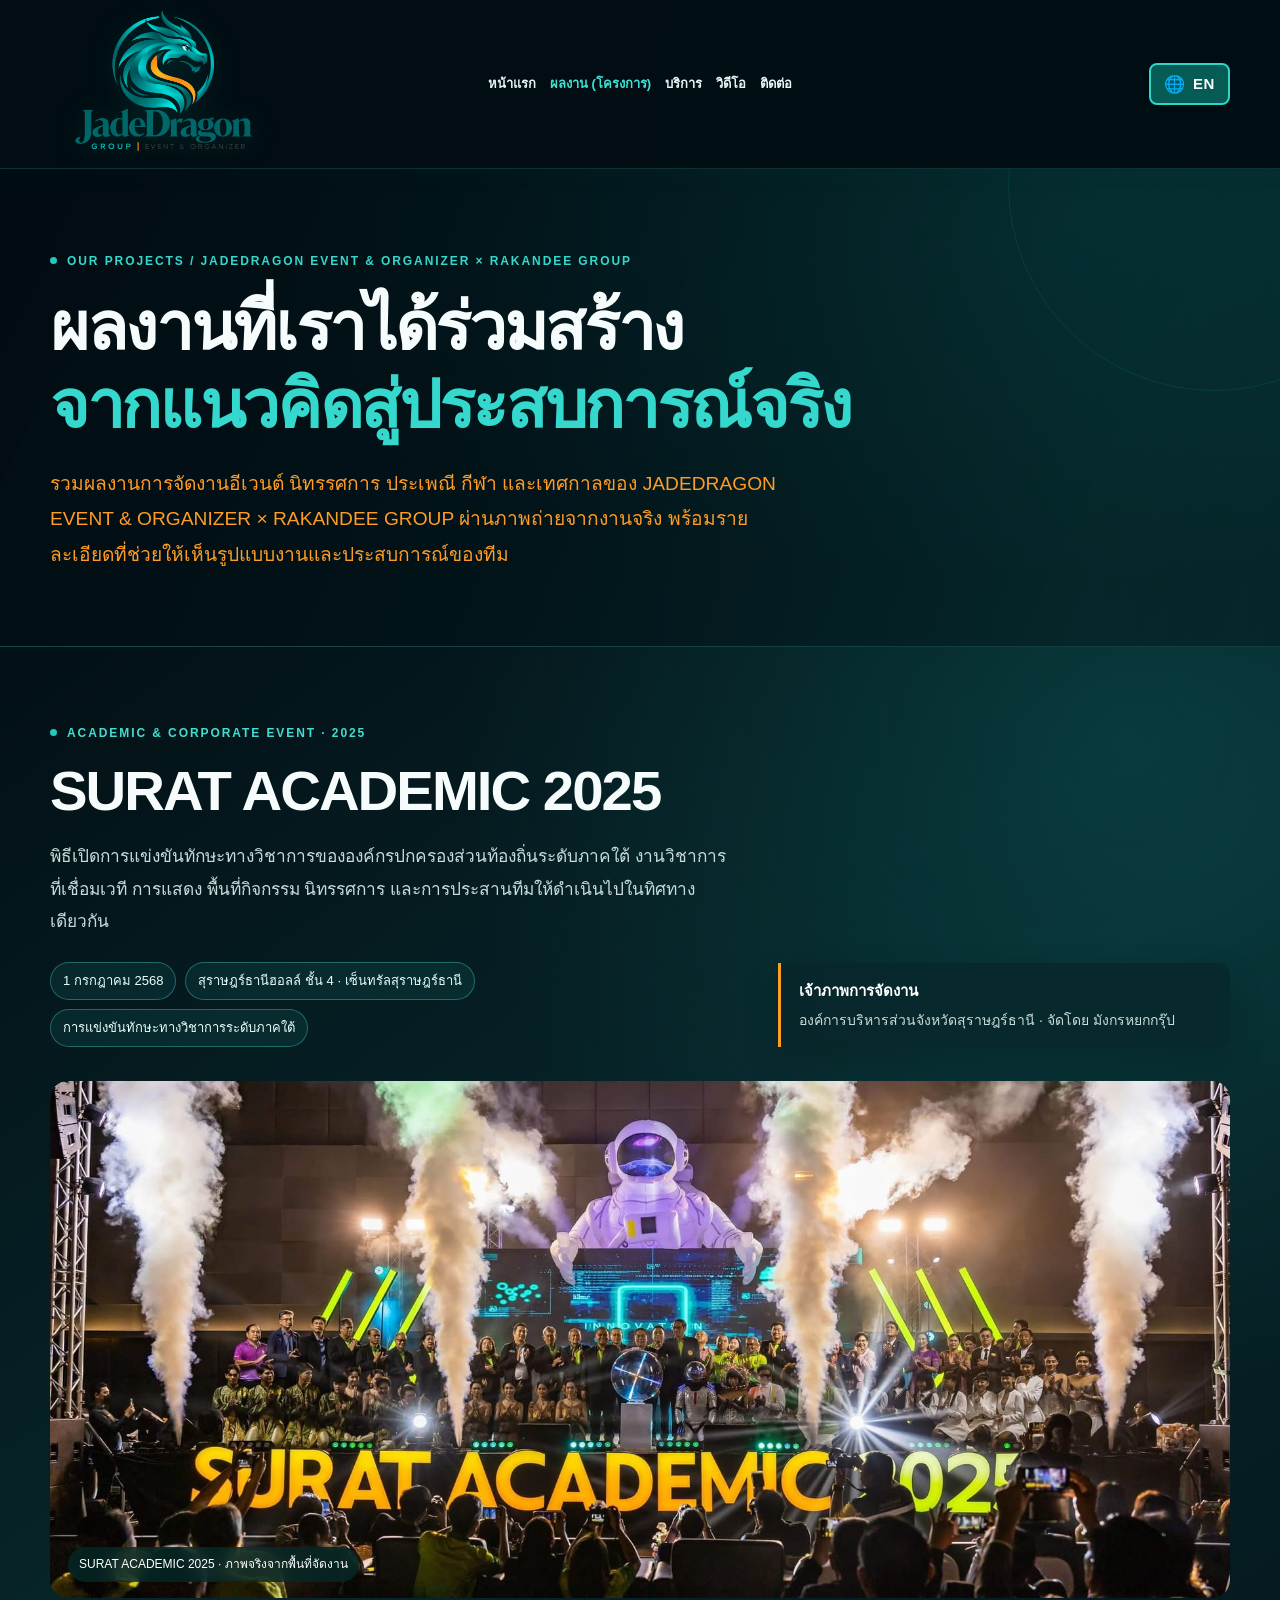
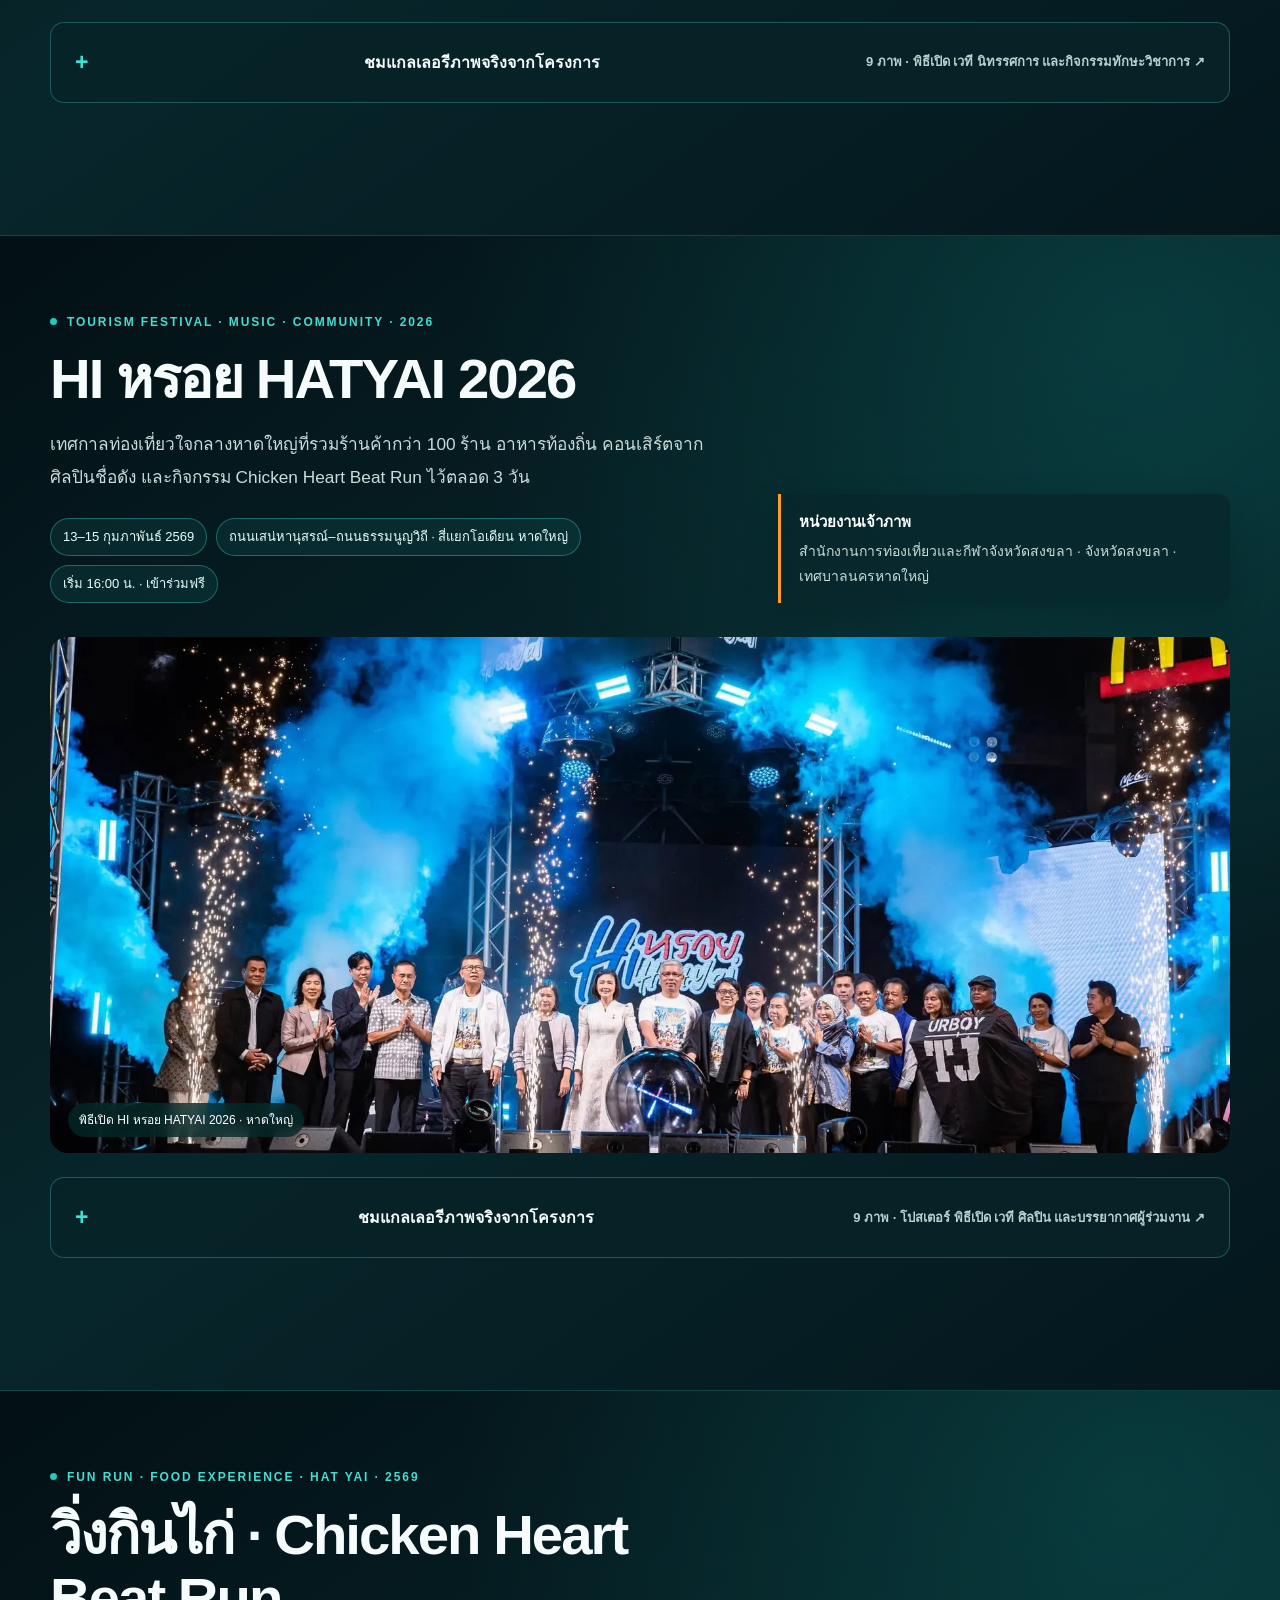
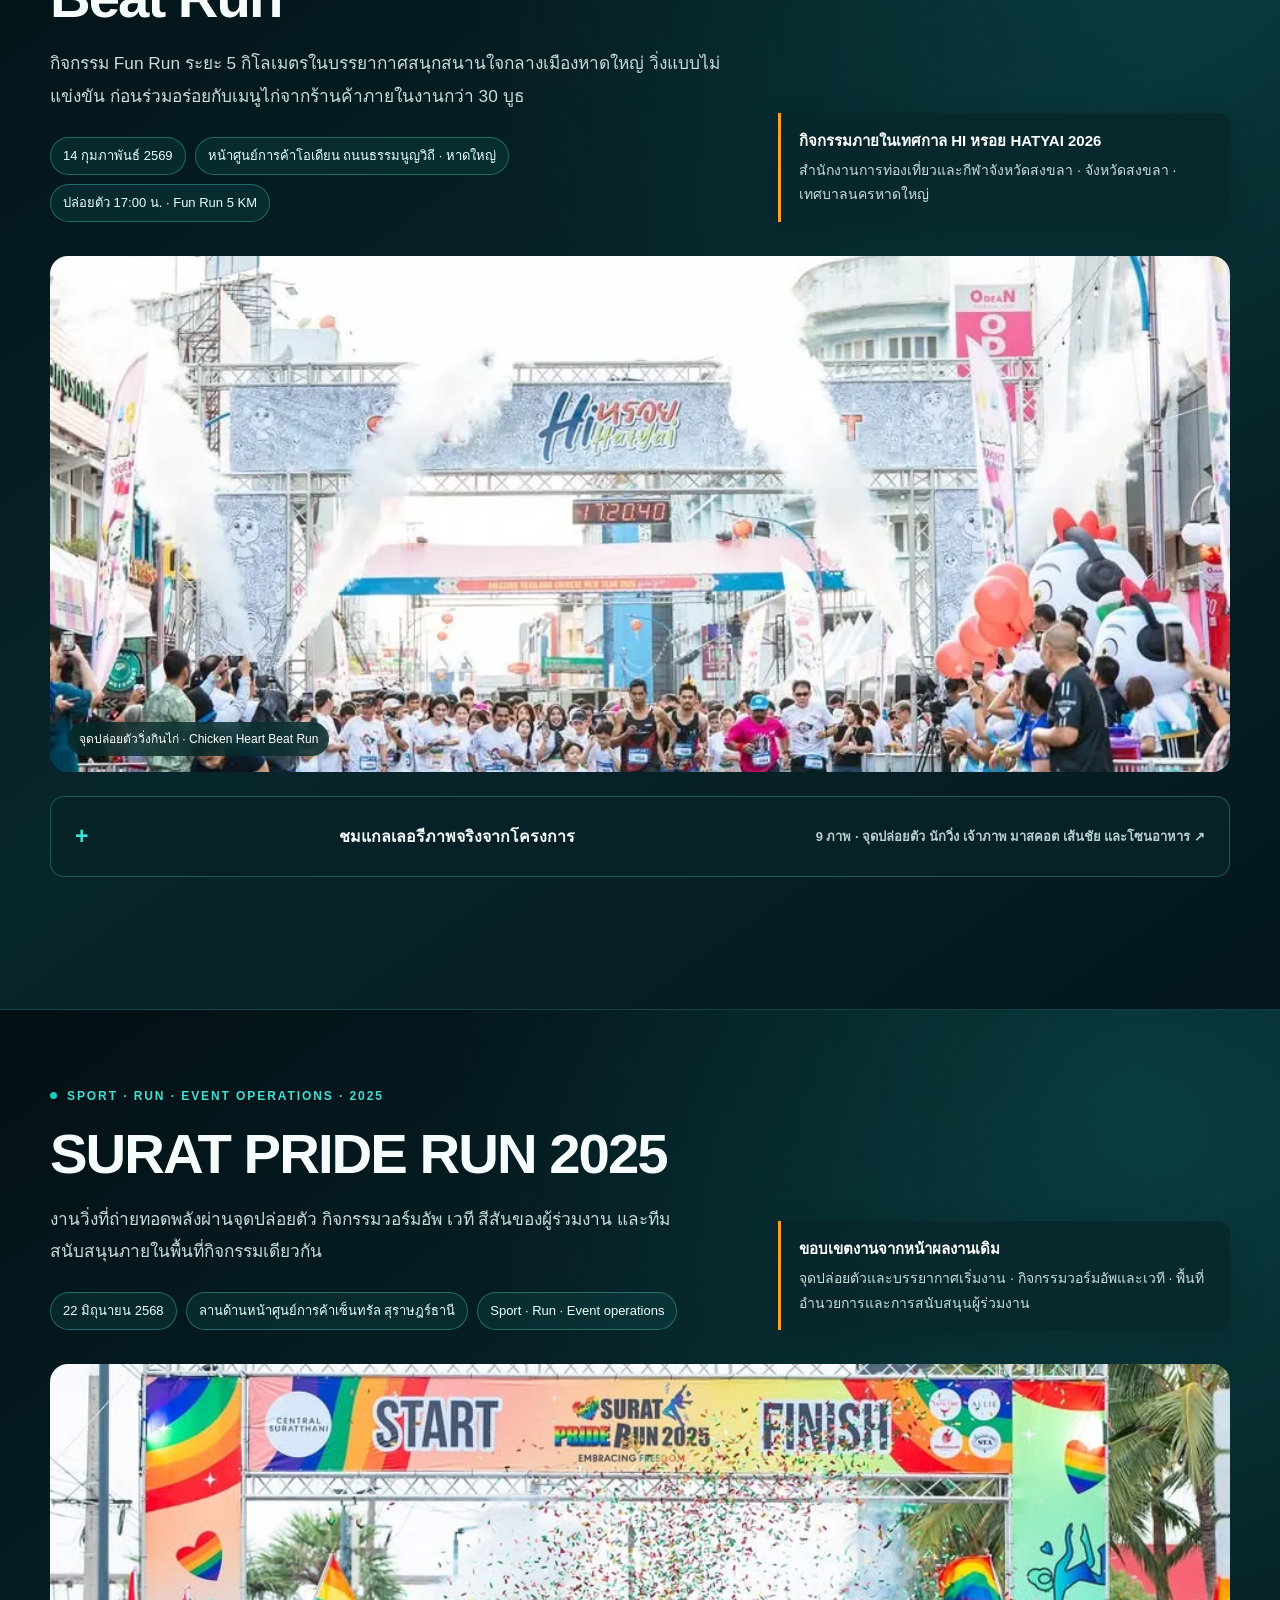
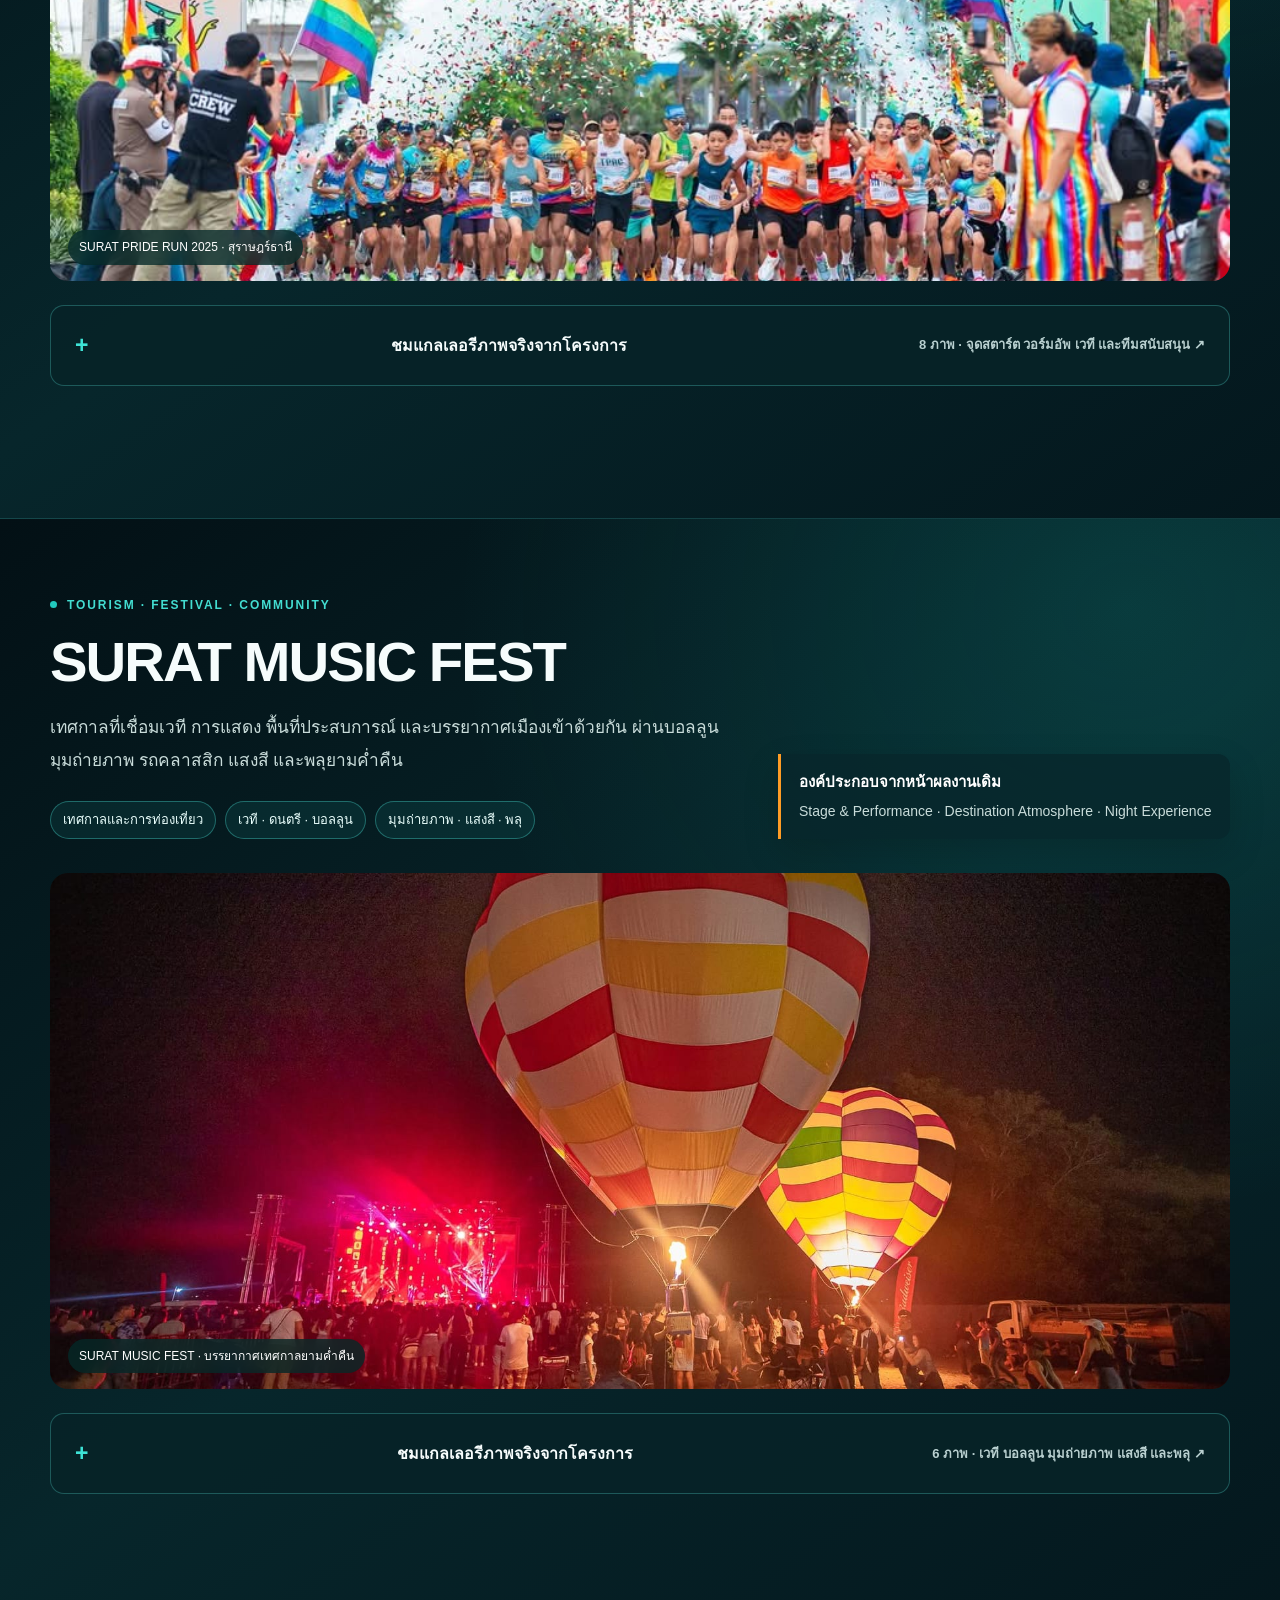
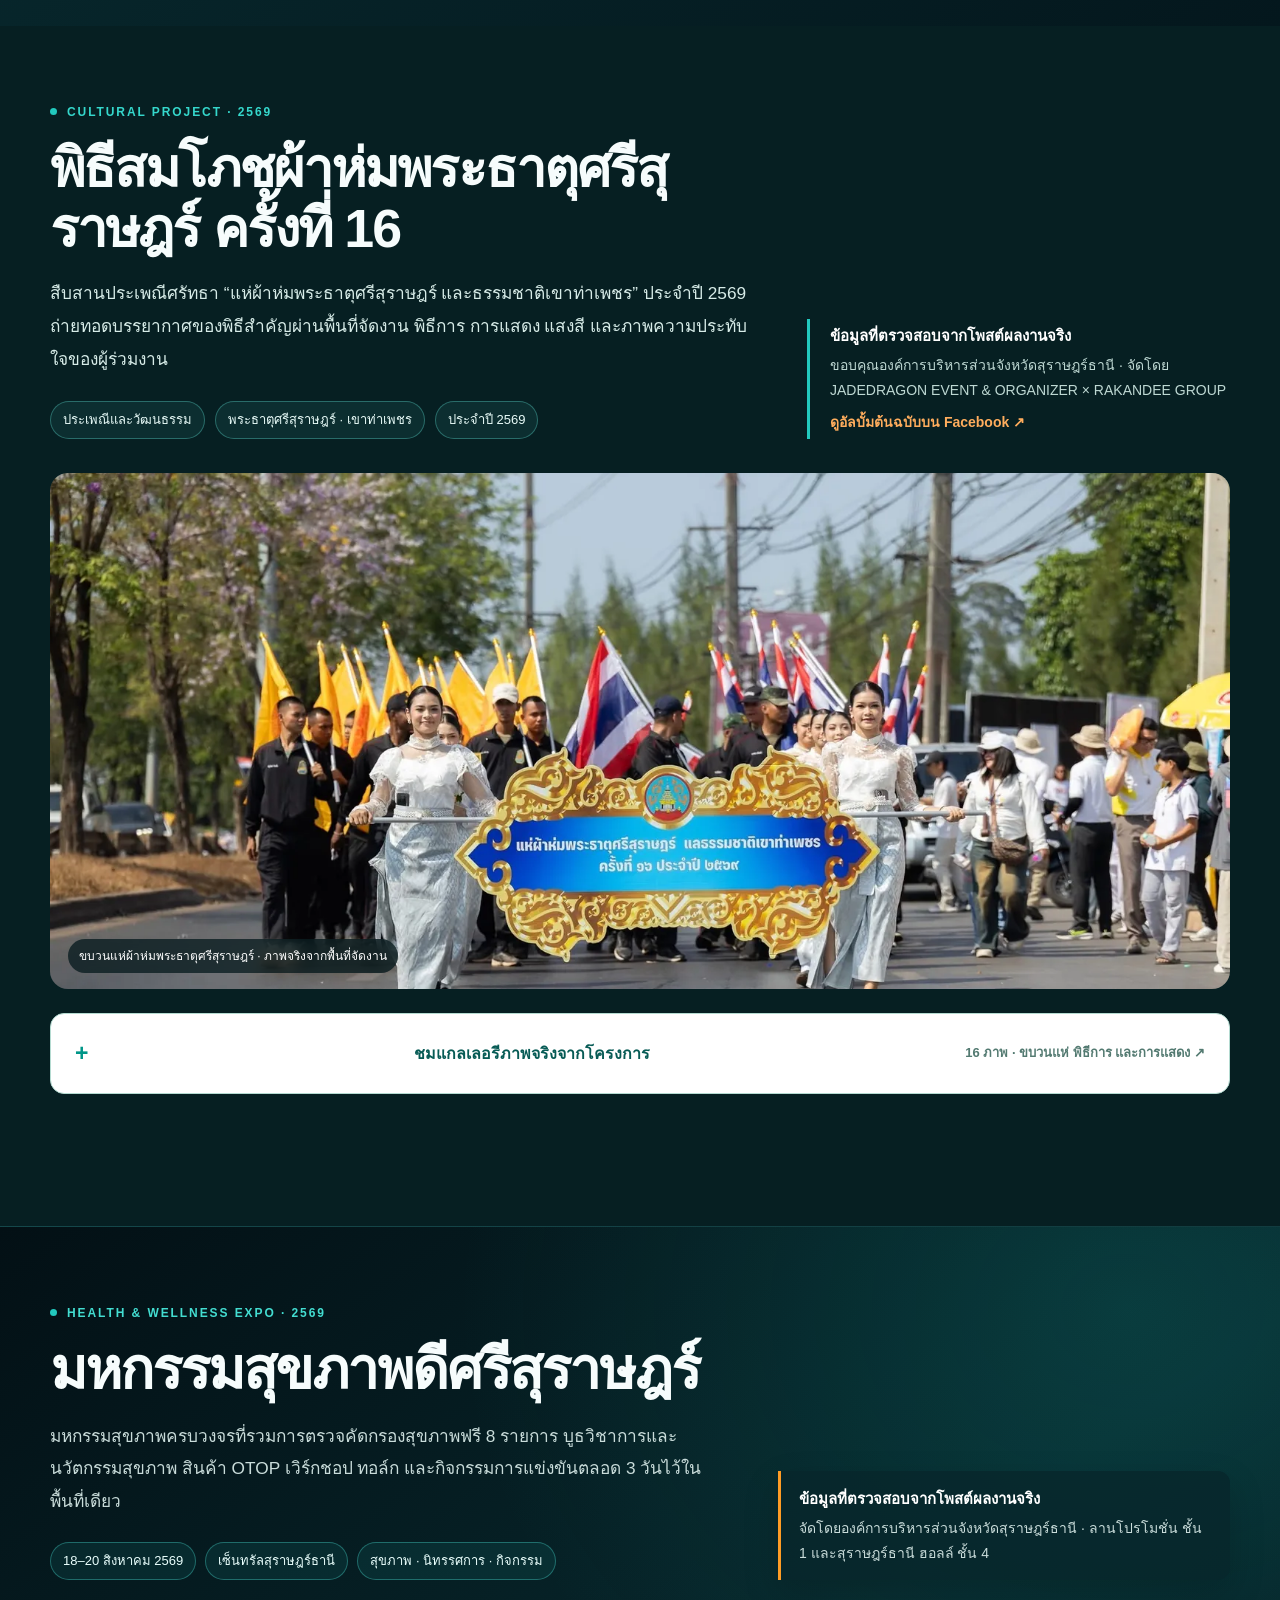
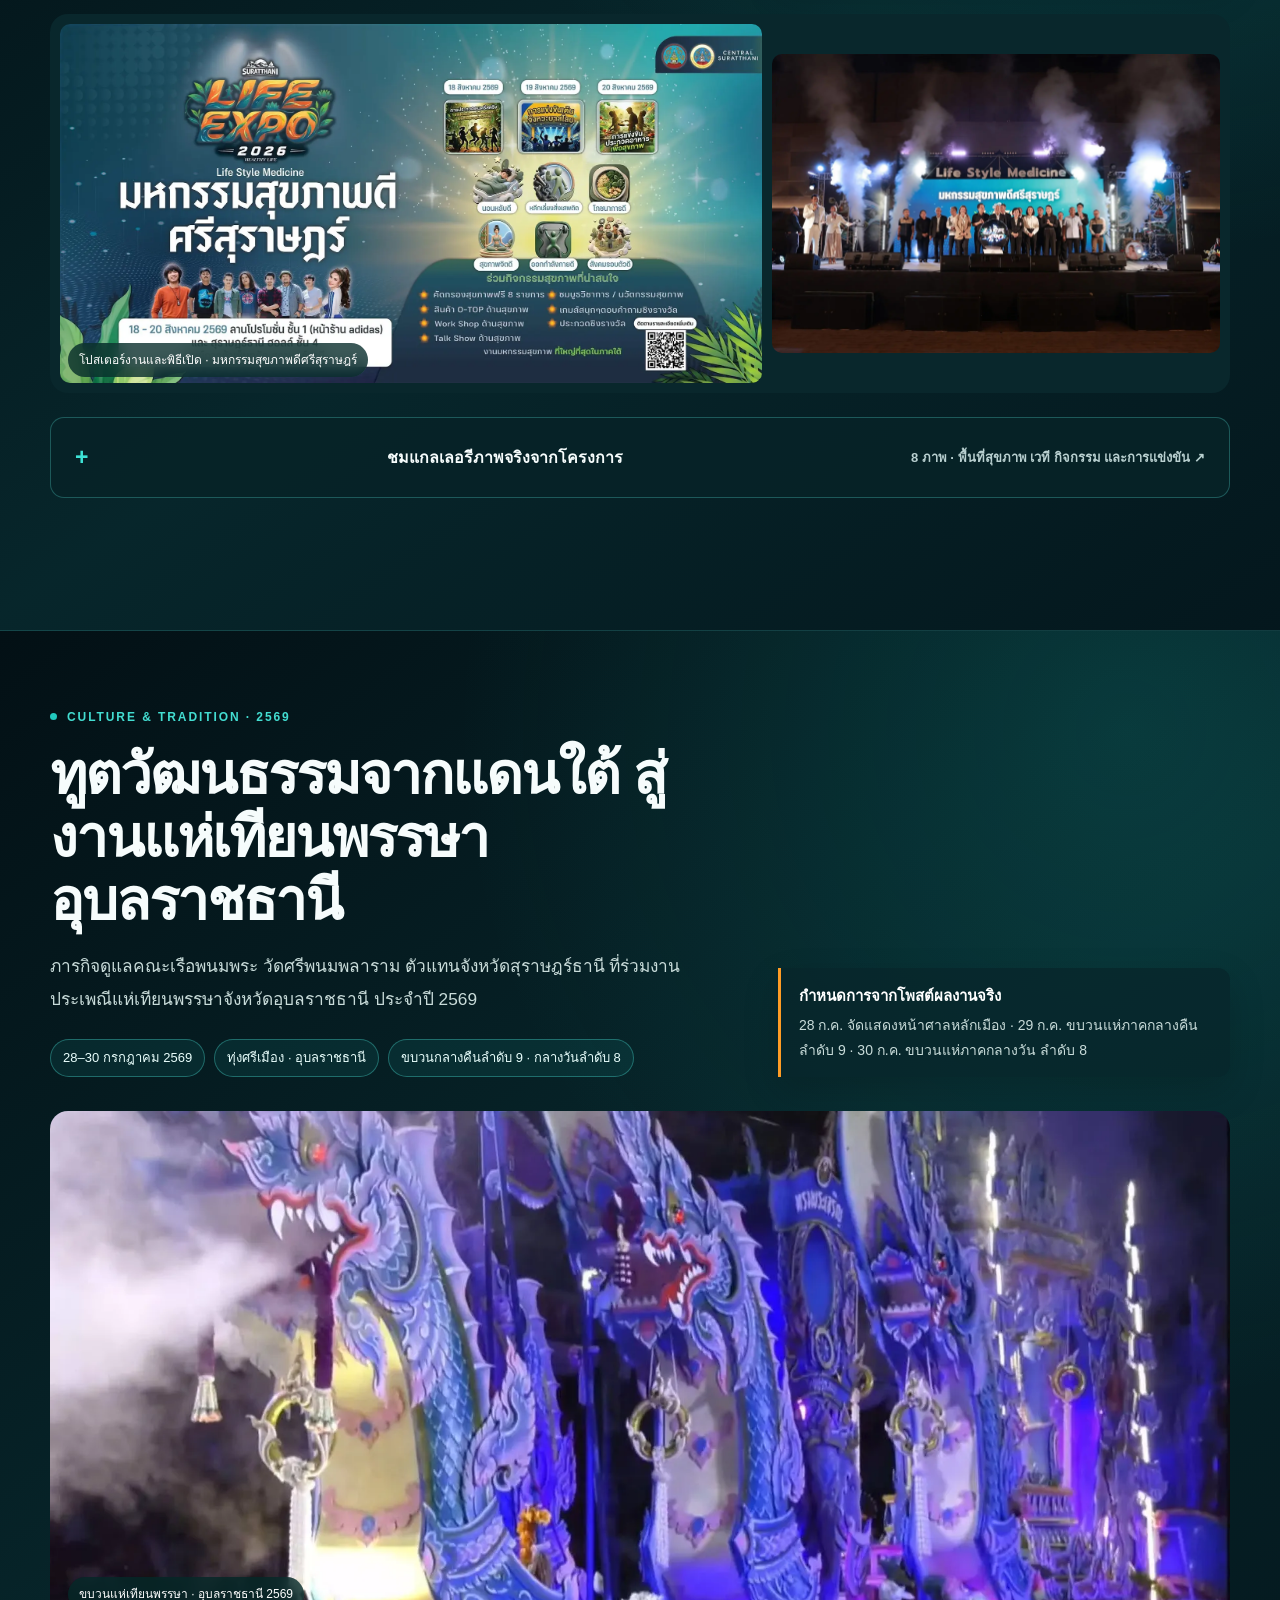
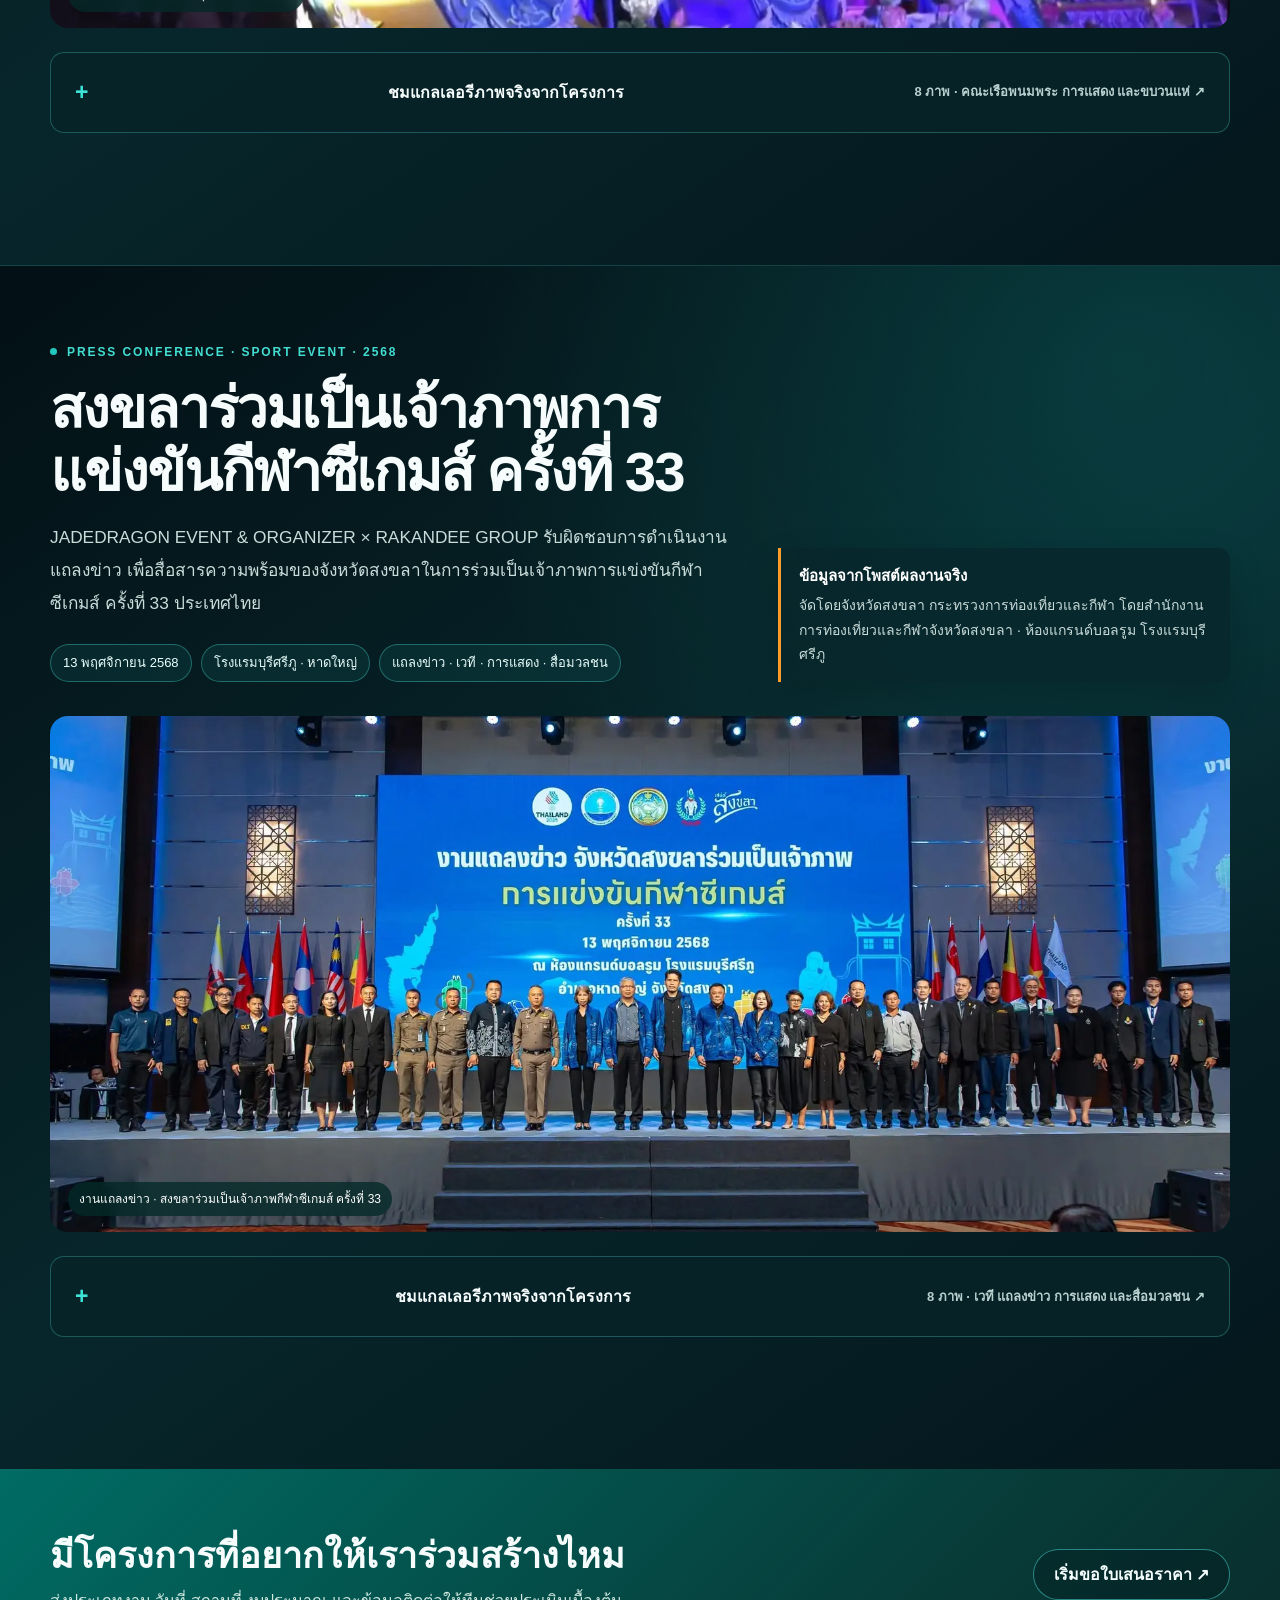
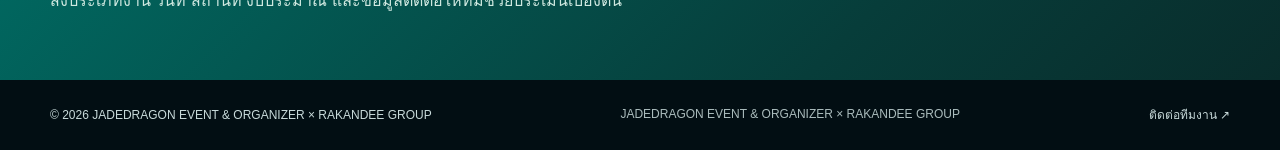
<file: projects/index.html>
<!doctype html>
<html lang="th">
<head>
<meta charset="utf-8">
<meta name="viewport" content="width=device-width,initial-scale=1">
<title>ผลงานและโครงการ | JADEDRAGON EVENT & ORGANIZER × RAKANDEE GROUP</title>
<meta name="description" content="รวมผลงานจริงของ Jadedragon × RAKANDEE GROUP Event Organizer × RAKANDEE GROUP ทั้งงานประเพณีและวัฒนธรรม งานวิชาการ งานกีฬา งานเทศกาล และงานโปรดักชัน พร้อมภาพจากสถานที่จริง">
<meta name="robots" content="index,follow,max-image-preview:large">
<link rel="canonical" href="https://www.jadedragonevent.com/projects/">
<meta name="theme-color" content="#009688">
<meta property="og:type" content="website">
<meta property="og:site_name" content="Jadedragon × RAKANDEE GROUP Event Organizer × RAKANDEE GROUP">
<meta property="og:title" content="ผลงานและโครงการ | Jadedragon × RAKANDEE GROUP Event Organizer × RAKANDEE GROUP">
<meta property="og:description" content="ชมผลงานจริงของ Jadedragon × RAKANDEE GROUP ผ่านการ์ดโครงการและหน้ารายละเอียดพร้อมภาพจากพื้นที่งาน">
<meta property="og:url" content="https://www.jadedragonevent.com/projects/">
<meta property="og:image" content="https://www.jadedragonevent.com/assets/projects/phra-that-sri-surat-2569/cover.webp">
<script type="application/ld+json">{"@context":"https://schema.org","@type":"CollectionPage","name":"ผลงานและโครงการ Jadedragon","url":"https://www.jadedragonevent.com/projects/","mainEntity":{"@type":"ItemList","itemListElement":[{"@type":"ListItem","position":1,"url":"https://www.jadedragonevent.com/projects/surat-academic-2025.html","name":"SURAT ACADEMIC 2025"},{"@type":"ListItem","position":2,"url":"https://www.jadedragonevent.com/projects/surat-pride-run-2025.html","name":"SURAT PRIDE RUN 2025"},{"@type":"ListItem","position":3,"url":"https://www.jadedragonevent.com/projects/surat-music-fest.html","name":"SURAT MUSIC FEST"}]}}</script>
<style>
:root{--bg:#fff;--panel:#f1faf8;--text:#173c39;--muted:#536d69;--line:#d7e7e2;--jade:#009688;--jade-dark:#07574f;--orange:#ff7a00;--max:1180px}
*{box-sizing:border-box}html{scroll-behavior:smooth}body{margin:0;background:var(--bg);color:var(--text);font-family:-apple-system,BlinkMacSystemFont,"Noto Sans Thai","Segoe UI",sans-serif;line-height:1.7}a{color:inherit;text-decoration:none}img{display:block;width:100%}.wrap{width:min(calc(100% - 80px),var(--max));margin:auto}
.skip{position:fixed;left:12px;top:-80px;background:#fff;color:var(--jade-dark);padding:10px 16px;z-index:99;border:2px solid var(--orange)}.skip:focus{top:12px}
.nav{position:sticky;top:0;z-index:20;background:rgba(255,255,255,.97);border-bottom:1px solid #d8e9e4;box-shadow:0 4px 22px rgba(0,87,80,.055);backdrop-filter:blur(12px)}.navin{min-height:98px;display:flex;align-items:center;justify-content:space-between;gap:30px}.brand img{width:150px;height:98px;object-fit:contain;object-position:left center}.links{display:flex;align-items:center;gap:24px;font-size:14px;font-weight:650;color:#225b55}.links a:hover,.links a[aria-current="page"]{color:var(--jade)}.btn{display:inline-flex;align-items:center;justify-content:center;min-height:48px;padding:11px 20px;border:1px solid #a7c9c1;border-radius:6px;font-weight:700;color:#075b55;background:#fff;transition:.2s}.btn:hover{background:#e6f5f1;border-color:var(--jade);transform:translateY(-1px)}.btn.primary{background:var(--jade);border-color:var(--jade);color:#fff}.btn.primary:hover{background:#087a72}
.hero{background:linear-gradient(125deg,#e9f8f5 0%,#fff 64%);padding:82px 0 74px;position:relative;overflow:hidden}.hero:after{content:"";position:absolute;width:410px;height:410px;border:1px solid rgba(0,150,136,.18);border-radius:50%;right:-140px;top:-190px}.eyebrow{color:#087d74;font-weight:750;font-size:12px;letter-spacing:.16em}.eyebrow:before{content:"";display:inline-block;width:7px;height:7px;border-radius:50%;background:var(--orange);margin-right:10px;vertical-align:1px}.hero h1{font-size:clamp(2.7rem,6vw,5.4rem);line-height:1.02;letter-spacing:-.055em;color:#064f4b;margin:18px 0 22px;max-width:900px}.hero h1 span{color:var(--jade)}.hero p{font-size:clamp(16px,1.7vw,20px);color:#496a65;max-width:760px;margin:0}.hero-note{display:flex;gap:22px;flex-wrap:wrap;margin-top:30px;color:#087d74;font-size:13px;font-weight:650}.hero-note span:before{content:"✓";color:var(--orange);margin-right:7px}
.intro{padding:56px 0 20px}.intro-grid{display:grid;grid-template-columns:.8fr 1.2fr;gap:52px;align-items:start}.intro h2{font-size:clamp(1.8rem,3.8vw,3rem);line-height:1.2;color:#075a53;margin:10px 0}.intro p{font-size:17px;color:var(--muted);margin:0}
.projects{display:grid;grid-template-columns:1fr 1fr;gap:26px;padding:36px 0 82px}.project{position:relative;min-height:430px;border-radius:15px;overflow:hidden;background:#10312e;isolation:isolate;box-shadow:0 15px 38px rgba(0,72,68,.14)}.project.featured{grid-column:1/-1;min-height:560px}.project>img{position:absolute;inset:0;width:100%;height:100%;object-fit:cover;z-index:-2;transition:transform .35s}.project:after{content:"";position:absolute;inset:0;background:linear-gradient(180deg,rgba(2,35,33,.04) 28%,rgba(4,47,44,.96) 100%);z-index:-1}.project:hover>img{transform:scale(1.025)}.project-copy{position:absolute;left:0;right:0;bottom:0;padding:34px;color:#fff}.project.featured .project-copy{padding:42px}.project-top{display:flex;justify-content:space-between;gap:16px;align-items:center}.project-badge{display:inline-flex;padding:5px 10px;border-radius:999px;background:rgba(255,255,255,.15);backdrop-filter:blur(8px);font-size:11px;letter-spacing:.08em}.project-arrow{font-size:28px}.project h2{font-size:clamp(1.55rem,3vw,3rem);line-height:1.1;margin:18px 0 10px}.project p{color:#e2efeb;margin:0;max-width:690px}.meta{display:flex;gap:18px;flex-wrap:wrap;margin-top:18px;font-size:12px;color:#cfe8e0}.meta span:before{content:"•";color:var(--orange);margin-right:7px}
.detail-guide{background:#f4fbf9;border-block:1px solid #cfe8e0;padding:72px 0}.guide-head{display:grid;grid-template-columns:.9fr 1.1fr;gap:52px;margin-bottom:32px}.guide-head h2{font-size:clamp(2rem,4vw,3.3rem);line-height:1.15;color:#075a53;margin:10px 0}.guide-head p{color:var(--muted);font-size:17px}.guide-grid{display:grid;grid-template-columns:repeat(4,1fr);gap:14px}.guide-card{background:#fff;border:1px solid #d7e7e2;border-radius:12px;padding:24px;min-height:160px}.guide-card b{display:block;color:#d66b00;font-size:12px}.guide-card strong{display:block;color:#075a53;margin:15px 0 5px}.guide-card span{color:var(--muted);font-size:14px}
.cta{background:linear-gradient(135deg,#006c64 0%,#073d3a 68%,#092c2b 100%);color:#fff;padding:64px 0}.cta-in{display:flex;align-items:center;justify-content:space-between;gap:30px}.cta h2{margin:0 0 7px;font-size:clamp(1.8rem,3vw,2.5rem)}.cta p{margin:0;color:#cfe8e0}.cta .btn{background:var(--orange);border-color:var(--orange);color:#fff}
footer{background:#07574f;color:#e2f5ef;padding:25px 0;font-size:12px}.footer{display:flex;justify-content:space-between;gap:20px;flex-wrap:wrap}
a:focus-visible{outline:3px solid var(--orange);outline-offset:3px}
@media(max-width:900px){.links{gap:16px}.guide-grid{grid-template-columns:1fr 1fr}}
@media(max-width:760px){.wrap{width:calc(100% - 36px)}.navin{flex-wrap:wrap;gap:8px;padding:8px 0}.brand img{width:108px;height:71px}.links{order:3;width:100%;overflow-x:auto;white-space:nowrap;padding:0 0 8px}.links .btn{min-height:40px;padding:7px 12px}.hero{padding:52px 0}.hero h1{font-size:clamp(2.3rem,12vw,3.7rem)}.intro-grid,.guide-head{grid-template-columns:1fr;gap:12px}.projects{grid-template-columns:1fr;gap:18px}.project,.project.featured{grid-column:auto;min-height:380px}.project-copy,.project.featured .project-copy{padding:24px}.guide-grid{grid-template-columns:1fr 1fr}.cta-in{align-items:flex-start;flex-direction:column}.cta .btn{width:100%}}
@media(max-width:460px){.guide-grid{grid-template-columns:1fr}.project,.project.featured{min-height:340px}}

/* Project listing hero description uses the established JadeDragon orange */
.hero .wrap > p{color:#ff9c25!important;-webkit-text-fill-color:#ff9c25!important;opacity:1!important}

/* Inside Each Project: cinematic dark panel and accessible, high-contrast text */
.detail-guide{background:linear-gradient(135deg,#061c20 0%,#083d3d 52%,#06282e 100%)!important;border-block:1px solid #155a58!important}
.detail-guide .guide-head h2{color:#fff!important}
.detail-guide .guide-head p{color:#e4f4f0!important;opacity:1!important}
.detail-guide .guide-head .eyebrow{color:#55d9d1!important}
.detail-guide .guide-card{background:#103b3e!important;border:1px solid #36706c!important;box-shadow:0 8px 24px rgba(0,0,0,.12)}
.detail-guide .guide-card b{color:#ff9c25!important}
.detail-guide .guide-card strong{color:#fff!important}
.detail-guide .guide-card span{color:#d5e9e5!important;opacity:1!important}

/* Responsive type scale for Projects on desktop, iPad and iPhone */
html{-webkit-text-size-adjust:100%;text-size-adjust:100%}
.hero h1{font-size:clamp(2.5rem,5.2vw,4.8rem);line-height:1.16;letter-spacing:-.035em;overflow-wrap:break-word}
.hero .wrap>p{font-size:clamp(1rem,1.5vw,1.2rem);line-height:1.85}
.intro h2,.guide-head h2{font-size:clamp(1.85rem,3.1vw,2.8rem);line-height:1.28;letter-spacing:-.02em}
.intro p,.guide-head p{font-size:clamp(1rem,1.25vw,1.125rem);line-height:1.85}
.project h2{font-size:clamp(1.6rem,2.6vw,2.6rem);line-height:1.2;letter-spacing:-.015em}
.project p{font-size:clamp(.96rem,1.2vw,1.08rem);line-height:1.75}
.guide-card strong{font-size:clamp(1rem,1.25vw,1.12rem);line-height:1.5}
.guide-card span{font-size:clamp(.94rem,1.1vw,1.02rem);line-height:1.75;display:block}
.guide-card b{font-size:.88rem}
.cta h2{font-size:clamp(1.75rem,2.8vw,2.5rem);line-height:1.3}
.cta p{font-size:clamp(1rem,1.2vw,1.1rem);line-height:1.8}
@media(min-width:761px) and (max-width:1100px){
 .wrap{width:calc(100% - 64px)}
 .hero{padding:68px 0 62px}
 .hero h1{font-size:clamp(2.7rem,5vw,4.2rem)}
 .intro-grid,.guide-head{gap:30px}
 .project h2{font-size:clamp(1.65rem,2.8vw,2.3rem)}
 .project-copy,.project.featured .project-copy{padding:28px}
 .links{gap:14px;font-size:13px}
}
@media(max-width:760px){
 .hero{padding:46px 0 48px}
 .hero h1{font-size:clamp(2.1rem,8.5vw,3.4rem);line-height:1.2;letter-spacing:-.025em}
 .hero .wrap>p{font-size:1rem;line-height:1.85}
 .hero-note{font-size:.82rem;gap:10px 18px}
 .intro{padding:42px 0 12px}
 .intro h2,.guide-head h2{font-size:clamp(1.7rem,6vw,2.4rem);line-height:1.3}
 .intro p,.guide-head p{font-size:1rem;line-height:1.85}
 .projects{padding:24px 0 56px}
 .project h2{font-size:clamp(1.55rem,5.8vw,2.15rem);line-height:1.23}
 .project p{font-size:.98rem;line-height:1.75}
 .project-copy,.project.featured .project-copy{padding:22px}
 .detail-guide{padding:52px 0!important}
 .guide-grid{gap:12px}
 .guide-card{padding:20px;min-height:0}
 .guide-card strong{font-size:1.06rem}
 .guide-card span{font-size:.96rem}
 .cta{padding:48px 0}
 .cta h2{font-size:clamp(1.65rem,6vw,2.15rem)}
 .links{font-size:14px}
}
@media(max-width:460px){
 .hero h1{font-size:clamp(2rem,8.2vw,2.65rem)}
 .project,.project.featured{min-height:350px}
 .guide-grid{grid-template-columns:1fr}
 .guide-card{padding:18px 20px}
 .guide-card strong{margin:9px 0 4px}
 .project-badge{font-size:10px}
 .meta{font-size:12px;gap:8px 14px}
}

/* Readable brand descriptor on all device sizes, while retaining the original dragon artwork */
.nav .brand .jd-logo-stack{display:flex;flex-direction:column;align-items:center;justify-content:center;max-width:100%}
.nav .brand .jd-logo-subline{display:flex;align-items:center;justify-content:center;gap:5px;white-space:nowrap;color:#f2fcfa;font-size:clamp(9px,1.05vw,12px);font-weight:800;letter-spacing:.055em;line-height:1.35;margin-top:-9px;text-shadow:0 1px 4px rgba(0,0,0,.5)}
.nav .brand .jd-logo-subline span:first-child{color:#40e3d3}
.nav .brand .jd-logo-subline i{width:2px;height:12px;background:#ff9c25;display:block;flex:none}
@media(max-width:760px){.nav .brand .jd-logo-subline{font-size:9px;gap:3px;margin-top:-6px;letter-spacing:0}.nav .brand .jd-logo-subline i{height:10px}}

/* Unified header logo dimensions across main website pages */
.nav .brand .jd-logo-stack{display:flex;align-items:center;justify-content:center}
.nav .brand .jd-logo-stack img{display:block!important;width:180px!important;height:119px!important;max-width:none;object-fit:contain!important;object-position:center!important}
@media(max-width:760px){.nav .brand .jd-logo-stack img{width:140px!important;height:92px!important}}
@media(max-width:380px){.nav .brand .jd-logo-stack img{width:120px!important;height:79px!important}}

/* Improve legibility of the fine print embedded in the logo artwork. */
.nav .brand .jd-logo-stack img{width:230px!important;height:152px!important;image-rendering:auto;object-fit:contain!important}
@media(min-width:1051px){.nav .navin{flex-wrap:wrap;padding-block:8px}.nav .links{gap:clamp(12px,1.4vw,22px)}}
@media(min-width:761px) and (max-width:1050px){.nav .brand .jd-logo-stack img{width:210px!important;height:138px!important}}
@media(max-width:760px){.nav .brand .jd-logo-stack img{width:170px!important;height:112px!important}}
@media(max-width:380px){.nav .brand .jd-logo-stack img{width:150px!important;height:99px!important}}

/* Center the four primary navigation items independently of logo/actions. */
@media(min-width:1051px){
 .nav .navin{position:relative;display:flex;justify-content:space-between}
 .nav .navin>.links{position:absolute;left:50%;top:50%;transform:translate(-50%,-50%);width:max-content;max-width:calc(100% - 430px);justify-content:center;gap:clamp(12px,1.4vw,22px);margin:0}
 .nav .navin>.links>a{white-space:nowrap}
 .nav .navin>.actions{margin-left:auto}
}
@media(max-width:1050px){
 .nav .navin>.links{justify-content:center}
}

/* Project header: keep the CTA separate so only four links are centered. */
.nav .navin>.actions{display:flex;align-items:center;margin-left:auto;flex:0 0 auto}
@media(min-width:1051px){.nav .navin>.links{max-width:calc(100% - 440px)} }
@media(max-width:1050px){.nav .navin>.links{order:3;width:100%;justify-content:center;flex-wrap:wrap}.nav .navin>.actions{order:2}}

/* Consistent centered four-item navigation on Projects page. */
@media(min-width:761px){
 .nav .navin{position:relative!important;display:flex!important;align-items:center!important;justify-content:space-between!important;flex-wrap:nowrap!important}
 .nav .navin>.brand{flex:0 0 auto!important}
 .nav .navin>.links{position:absolute!important;left:50%!important;top:50%!important;transform:translate(-50%,-50%)!important;display:flex!important;align-items:center!important;justify-content:center!important;width:max-content!important;max-width:none!important;gap:clamp(12px,1.5vw,24px)!important;margin:0!important;order:initial!important;white-space:nowrap!important}
 .nav .navin>.links>a{white-space:nowrap!important}
}
@media(min-width:761px) and (max-width:1100px){.nav .navin>.links{gap:12px!important;font-size:13px!important}}
@media(max-width:760px){.nav .navin>.links{position:static!important;transform:none!important;display:flex!important;justify-content:center!important;width:100%!important;margin:0 auto!important;gap:12px!important;order:3!important}}

/* Shared header controls: match homepage, maintain true center alignment. */
.nav .navin>.actions{display:flex;align-items:center;gap:10px;margin-left:auto;flex:0 0 auto}
.nav .navin>.actions .lang{border:1px solid #a7c9c1;background:transparent;color:inherit;border-radius:6px;min-height:42px;padding:8px 12px;font:700 13px inherit;cursor:pointer}
.nav .navin>.actions .btn{min-height:42px;padding:8px 13px;font-size:13px;white-space:nowrap}
@media(min-width:1101px){.nav .navin>.links{max-width:none!important;gap:14px!important;font-size:13px!important}.nav .navin>.brand{max-width:230px}}
@media(min-width:761px) and (max-width:1100px){.nav .navin{flex-wrap:wrap!important;justify-content:space-between!important}.nav .navin>.links{position:static!important;transform:none!important;order:3!important;width:100%!important;justify-content:center!important;margin:0 auto!important;gap:20px!important}.nav .navin>.actions{order:2!important}}
@media(max-width:760px){.nav .navin>.actions{order:2!important;gap:5px}.nav .navin>.actions .btn{font-size:11px;padding:7px 9px}.nav .navin>.actions .lang{font-size:12px;padding:7px 9px}.nav .navin>.links{order:3!important}}

/* High-contrast language switcher across JadeDragon headers */
.nav .actions #langBtn{display:inline-flex!important;align-items:center!important;justify-content:center!important;gap:7px!important;min-width:76px!important;min-height:42px!important;padding:8px 13px!important;border:2px solid #2cd6c7!important;border-radius:8px!important;background:#075b55!important;color:#fff!important;-webkit-text-fill-color:#fff!important;font-family:inherit!important;font-size:15px!important;font-weight:800!important;line-height:1.2!important;letter-spacing:.04em!important;box-shadow:0 2px 8px rgba(0,0,0,.18)!important;cursor:pointer!important}
.nav .actions #langBtn::before{content:"🌐";font-size:17px;line-height:1}
.nav .actions #langBtn:hover,.nav .actions #langBtn:focus-visible{background:#087e73!important;border-color:#6df5e6!important;outline-offset:3px}
@media(max-width:760px){.nav .actions #langBtn{min-width:66px!important;min-height:40px!important;padding:7px 9px!important;font-size:14px!important}}

/* Verified cultural project showcase · October 2026 */
.culture-feature{padding:76px 0 84px;background:#061f22;color:#fff;overflow:hidden}
.culture-head{display:grid;grid-template-columns:minmax(0,1.25fr) minmax(270px,.75fr);gap:52px;align-items:end;margin-bottom:34px}
.culture-feature .eyebrow{color:#5ee0d5}.culture-feature h2{font-size:clamp(2rem,4.2vw,4.4rem);line-height:1.13;letter-spacing:-.035em;margin:15px 0 18px;max-width:980px}
.culture-feature .lead{color:#d7ece8;font-size:clamp(1rem,1.35vw,1.16rem);line-height:1.9;margin:0;max-width:760px}
.culture-facts{display:flex;flex-wrap:wrap;gap:10px;margin-top:25px}
.culture-facts span{border:1px solid rgba(94,224,213,.35);background:rgba(94,224,213,.08);border-radius:999px;padding:7px 12px;color:#e8fbf8;font-size:13px}
.culture-source{border-left:3px solid var(--orange);padding:4px 0 4px 20px;color:#bed8d3;font-size:14px;line-height:1.75}
.culture-source strong{display:block;color:#fff;font-size:15px;margin-bottom:4px}
.culture-source a{display:inline-block;color:#ffad5d;font-weight:750;margin-top:8px}
.culture-cover{margin:0;border-radius:18px;overflow:hidden;position:relative;aspect-ratio:16/7;background:#102e30}
.culture-cover img{width:100%;height:100%;object-fit:cover;object-position:center 42%}
.culture-cover figcaption{position:absolute;left:18px;bottom:16px;padding:7px 11px;border-radius:999px;background:rgba(4,25,28,.75);backdrop-filter:blur(8px);font-size:12px;color:#fff}
.culture-gallery{display:grid;grid-template-columns:repeat(12,1fr);gap:14px;margin-top:14px}
.culture-gallery figure{margin:0;grid-column:span 4;aspect-ratio:4/3;border-radius:12px;overflow:hidden;background:#102e30}
.culture-gallery figure:nth-child(1),.culture-gallery figure:nth-child(6){grid-column:span 8}
.culture-gallery img{width:100%;height:100%;object-fit:cover;transition:transform .35s ease}
.culture-gallery figure:hover img{transform:scale(1.025)}
.culture-gallery figure:nth-child(2) img{object-position:center 30%}
.culture-gallery figure:nth-child(4) img{object-position:center 62%}
@media(max-width:900px){.culture-feature{padding:62px 0}.culture-head{grid-template-columns:1fr;gap:24px}.culture-gallery figure,.culture-gallery figure:nth-child(1),.culture-gallery figure:nth-child(6){grid-column:span 6}.culture-cover{aspect-ratio:16/9}}
@media(max-width:520px){.culture-feature{padding:48px 0 54px}.culture-feature h2{font-size:clamp(1.85rem,8.2vw,2.5rem);line-height:1.25}.culture-facts{gap:7px}.culture-facts span{font-size:12px}.culture-cover{aspect-ratio:4/3;border-radius:13px}.culture-cover figcaption{left:10px;bottom:10px;font-size:11px}.culture-gallery{gap:10px;margin-top:10px}.culture-gallery figure,.culture-gallery figure:nth-child(1),.culture-gallery figure:nth-child(6){grid-column:span 12;aspect-ratio:4/3}}


.culture-chapter{display:flex;align-items:end;justify-content:space-between;gap:24px;margin:38px 0 16px;padding-top:30px;border-top:1px solid rgba(94,224,213,.2)}
.culture-chapter h3{font-size:clamp(1.45rem,2.5vw,2.25rem);line-height:1.25;margin:0;color:#fff}
.culture-chapter span{color:#7fe4da;font-size:12px;font-weight:800;letter-spacing:.12em;white-space:nowrap}
.culture-gallery.day-gallery figure{grid-column:span 6;aspect-ratio:4/3}
.culture-gallery.day-gallery figure.wide{grid-column:span 8}
.culture-gallery.day-gallery figure.portrait{grid-column:span 4;aspect-ratio:3/4}
.culture-gallery.day-gallery figure:nth-child(4) img{object-position:center center}
@media(max-width:900px){.culture-gallery.day-gallery figure,.culture-gallery.day-gallery figure.wide,.culture-gallery.day-gallery figure.portrait{grid-column:span 6}.culture-gallery.day-gallery figure.portrait{aspect-ratio:3/4}.culture-chapter{align-items:flex-start;flex-direction:column-reverse;gap:7px}}
@media(max-width:520px){.culture-gallery.day-gallery figure,.culture-gallery.day-gallery figure.wide,.culture-gallery.day-gallery figure.portrait{grid-column:span 12}.culture-chapter{margin-top:30px;padding-top:24px}.culture-chapter h3{font-size:1.5rem}}

/* Hatyai project feature; illustrative CSS art until approved photographic assets are available in repository */
.hatyai-showcase{background:#f0faf8;border-top:1px solid #d4e9e4;padding:65px 0}.hatyai-layout{display:grid;grid-template-columns:1.2fr .8fr;gap:42px;align-items:stretch}.hatyai-text h2{font-size:clamp(2rem,4vw,3.5rem);line-height:1.15;margin:17px 0;color:#07574f}.hatyai-text h2 span{color:#1f9a89}.hatyai-text p{font-size:17px;line-height:1.8;color:#42645e;max-width:680px}.hatyai-facts{display:flex;flex-wrap:wrap;gap:9px;margin:25px 0}.hatyai-facts span{background:#fff;border:1px solid #d2e9e4;padding:7px 12px;border-radius:30px;font-size:13px;color:#27655c}.hatyai-link{background:#00796f!important;color:white!important;border-color:#00796f!important}.hatyai-visual{overflow:hidden;position:relative;display:flex;flex-direction:column;justify-content:flex-end;gap:7px;min-height:340px;border-radius:18px;padding:35px;color:#fff;background:radial-gradient(circle at 76% 24%,#3bd0c6 0%,transparent 36%),linear-gradient(145deg,#0c6b69,#0a292e 75%)}.hatyai-visual:before{content:"";position:absolute;width:360px;height:360px;border:2px solid rgba(255,255,255,.13);border-radius:50%;top:-120px;right:-90px}.hatyai-outline{position:absolute;top:25px;left:30px;color:rgba(255,255,255,.15);font-size:clamp(35px,4vw,60px);font-weight:900;line-height:1.05;letter-spacing:-.04em}.hatyai-distance{color:#073c37;background:#90f6de;font-size:13px;font-weight:800;border-radius:100px;padding:5px 13px;width:max-content;z-index:1}.hatyai-visual strong{font-size:clamp(28px,3vw,43px);line-height:1.1;z-index:1}.hatyai-visual small{letter-spacing:.15em;color:#b9e7e0;z-index:1}@media(max-width:850px){.hatyai-layout{grid-template-columns:1fr}.hatyai-visual{min-height:290px}}@media(max-width:600px){.hatyai-showcase{padding:45px 0}.hatyai-layout{gap:24px}.hatyai-visual{min-height:260px;padding:25px}}

/* Hi Roy Hatyai 2026 project card - visual fallback until supplied source photos are hosted */
.projects .hatyai-project{background:#063c43}
.projects .hatyai-art{position:absolute;inset:0;background:radial-gradient(circle at 73% 20%,rgba(88,232,215,.3),transparent 37%),linear-gradient(145deg,#075f63,#042a34 76%);display:flex;flex-direction:column;align-items:flex-start;justify-content:flex-start;padding:44px;color:#fff;overflow:hidden}
.projects .hatyai-art:after{content:"";position:absolute;width:290px;height:290px;border:48px solid rgba(95,233,204,.09);border-radius:50%;top:-110px;right:-80px}
.projects .hatyai-art span{font-weight:900;line-height:1.0;font-size:clamp(37px,5vw,67px);letter-spacing:-.045em}
.projects .hatyai-art small{font-weight:700;letter-spacing:.17em;font-size:11px;margin-top:12px;color:#98f0dc}

/* Portfolio refresh: curated real-project thumbnails and an accessible expandable gallery */
.portfolio-intro{display:grid;grid-template-columns:1.1fr .9fr;align-items:end;gap:34px;padding-top:64px}
.portfolio-intro h2{color:#075650;font-size:clamp(1.8rem,3.2vw,3rem);line-height:1.2;margin:12px 0 0}
.portfolio-intro p{font-size:16px;color:#526f69;margin:0}
.projects{padding-top:28px;gap:22px}
.projects .project{min-height:390px;border-radius:18px}
.projects .project.featured{min-height:490px}
.projects .culture-project-card h2{max-width:750px}
.projects .project:after{background:linear-gradient(180deg,rgba(2,31,29,.02) 12%,rgba(3,36,34,.42) 49%,rgba(3,33,32,.97) 100%)}
.projects .project:focus-visible,.culture-details summary:focus-visible{outline:3px solid #ff8c24;outline-offset:4px}
.culture-feature{scroll-margin-top:160px}
.culture-details{margin:24px 0 48px;border:1px solid #b4dbd1;border-radius:14px;background:#fff;overflow:hidden}
.culture-details summary{list-style:none;cursor:pointer;padding:20px 24px;color:#075b55;font-weight:800;display:flex;justify-content:space-between;gap:15px;align-items:center}
.culture-details summary::-webkit-details-marker{display:none}
.culture-details summary:before{content:"+";margin-right:10px;color:#009688;font-size:23px}
.culture-details[open] summary:before{content:"−"}
.culture-details summary span{font-size:13px;font-weight:600;color:#537a71}
.culture-detail-body{padding:0 20px 24px}
@media(max-width:800px){.portfolio-intro{grid-template-columns:1fr;gap:12px;padding-top:38px}.projects .project{min-height:350px}.culture-details summary{flex-wrap:wrap}.culture-feature{scroll-margin-top:120px}}
@media(max-width:550px){.projects .project.featured{min-height:410px}.portfolio-intro h2{font-size:1.8rem}.projects .project-copy{padding:22px}.projects .project.featured .project-copy{padding:24px}}


/* Surat Health Expo 2569 · verified real-project showcase */
.projects .health-project-card>img{object-position:center 48%}
.health-feature{padding:76px 0 84px;background:linear-gradient(145deg,#eef9f6 0%,#fff 62%,#f8f3e8 100%);color:#173c39;scroll-margin-top:160px;overflow:hidden;border-top:1px solid #cfe5df}
.health-head{display:grid;grid-template-columns:minmax(0,1.2fr) minmax(280px,.8fr);gap:50px;align-items:end;margin-bottom:34px}
.health-feature .eyebrow{color:#087d74}
.health-feature h2{font-size:clamp(2.2rem,4.4vw,4.5rem);line-height:1.12;letter-spacing:-.035em;color:#075a53;margin:15px 0 18px;max-width:920px}
.health-feature .lead{color:#476c66;font-size:clamp(1rem,1.35vw,1.16rem);line-height:1.9;margin:0;max-width:780px}
.health-facts{display:flex;flex-wrap:wrap;gap:9px;margin-top:24px}
.health-facts span{border:1px solid #b9dcd4;background:#fff;border-radius:999px;padding:7px 12px;color:#27685f;font-size:13px}
.health-source{border-left:3px solid var(--orange);background:rgba(255,255,255,.76);border-radius:0 12px 12px 0;padding:15px 18px;color:#507069;font-size:14px;line-height:1.75}
.health-source strong{display:block;color:#075a53;font-size:15px;margin-bottom:4px}
.health-cover{margin:0;border-radius:18px;overflow:hidden;position:relative;aspect-ratio:16/7;background:#dceee9}
.health-cover img{width:100%;height:100%;object-fit:cover;object-position:center 43%}
.health-cover figcaption{position:absolute;left:18px;bottom:16px;padding:7px 11px;border-radius:999px;background:rgba(4,42,40,.78);backdrop-filter:blur(8px);font-size:12px;color:#fff}
.health-details{border-color:#b8d9d2;background:#fff;margin-top:24px}
.health-gallery{display:grid;grid-template-columns:repeat(12,1fr);gap:14px;padding-top:4px}
.health-gallery figure{margin:0;grid-column:span 4;aspect-ratio:4/3;border-radius:12px;overflow:hidden;background:#dceee9}
.health-gallery figure.wide{grid-column:span 8}
.health-gallery figure.full{grid-column:span 12;aspect-ratio:16/7}
.health-gallery img{width:100%;height:100%;object-fit:cover;transition:transform .35s ease}
.health-gallery figure:hover img{transform:scale(1.025)}
@media(max-width:900px){.health-feature{padding:62px 0}.health-head{grid-template-columns:1fr;gap:24px}.health-cover{aspect-ratio:16/9}.health-gallery figure,.health-gallery figure.wide{grid-column:span 6}.health-gallery figure.full{grid-column:span 12}}
@media(max-width:520px){.health-feature{padding:48px 0 54px;scroll-margin-top:120px}.health-feature h2{font-size:clamp(1.9rem,8.4vw,2.6rem);line-height:1.22}.health-facts{gap:7px}.health-facts span{font-size:12px}.health-cover{aspect-ratio:4/3;border-radius:13px}.health-cover figcaption{left:10px;bottom:10px;font-size:11px}.health-gallery{gap:10px}.health-gallery figure,.health-gallery figure.wide,.health-gallery figure.full{grid-column:span 12;aspect-ratio:4/3}}

/* SEA Games 33 press conference · verified project showcase */
.projects .sea-games-project-card>img{object-position:center 44%}
.press-feature{background:linear-gradient(145deg,#061c35 0%,#082f55 58%,#064260 100%);color:#fff;border-top:1px solid #0f5579}
.press-feature .eyebrow{color:#63dce8}
.press-feature h2{color:#fff}
.press-feature .lead{color:#dbeef5}
.press-feature .health-facts span{border-color:rgba(99,220,232,.42);background:rgba(255,255,255,.08);color:#eefcff}
.press-feature .health-source{border-left-color:#f5d548;background:rgba(255,255,255,.08);color:#d7e9f0}
.press-feature .health-source strong{color:#fff}
.press-feature .health-cover{background:#082b48}
.press-feature .health-details{border-color:#32708a;background:#fff}

</style>
<link rel="stylesheet" href="../assets/jadedragon-cinematic.css">
<style>
/* Final page-level contrast fixes. The shared cinematic theme loads above, so
   these rules intentionally win without relying on !important everywhere. */
.portfolio-intro h2{color:#f6fcfc}
.portfolio-intro p{color:#c9dcda}
.portfolio-intro .eyebrow{color:#4fe0d5!important}
.nav .brand img{filter:brightness(1.28) saturate(1.12) drop-shadow(0 4px 14px rgba(29,221,208,.14))}
.projects .project-copy h2{color:#fff}
.projects .project-copy p{color:#e2efeb}
.projects .project-badge{color:#fff}

/* Keep every project chapter in the same cinematic JadeDragon palette used
   by the home, services and video pages. */
.health-feature,
.health-feature.press-feature{
  background:radial-gradient(ellipse at 88% 8%,rgba(20,172,160,.18),transparent 42%),linear-gradient(145deg,#031015 0%,#07262b 52%,#04171d 100%);
  color:#f6fcfc;
  border-top:1px solid rgba(70,191,185,.22)
}
.health-feature .eyebrow,
.health-feature.press-feature .eyebrow{color:#43ddd1!important}
.health-feature h2,
.health-feature.press-feature h2{color:#f6fcfc}
.health-feature .lead,
.health-feature.press-feature .lead{color:#c9dcda}
.health-feature .health-facts span,
.health-feature.press-feature .health-facts span{
  color:#eafffd;
  background:rgba(18,102,99,.22);
  border-color:rgba(73,212,202,.38)
}
.health-feature .health-source,
.health-feature.press-feature .health-source{
  color:#c9dcda;
  background:rgba(7,38,43,.78);
  border-left-color:#ff9c25;
  box-shadow:0 14px 36px rgba(0,0,0,.16)
}
.health-feature .health-source strong,
.health-feature.press-feature .health-source strong{color:#fff}
.health-feature .health-cover,
.health-feature.press-feature .health-cover,
.health-feature .health-gallery figure,
.health-feature.press-feature .health-gallery figure{background:#09272c}
.health-feature .health-details,
.health-feature.press-feature .health-details{
  background:rgba(7,35,40,.92);
  border-color:rgba(73,193,185,.35)
}
.health-feature .health-details summary,
.health-feature.press-feature .health-details summary{color:#f6fcfc}
.health-feature .health-details summary:before,
.health-feature.press-feature .health-details summary:before{color:#3de3d6}
.health-feature .health-details summary span,
.health-feature.press-feature .health-details summary span{color:#b9d0d0}
.health-feature .health-details .culture-detail-body,
.health-feature.press-feature .health-details .culture-detail-body{background:rgba(3,20,25,.38)}
@media(max-width:760px){
  .portfolio-intro{padding-top:42px}
  .portfolio-intro h2{font-size:clamp(1.75rem,8vw,2.35rem);line-height:1.25}
  .portfolio-intro p{font-size:.98rem;line-height:1.8}
  .nav .brand img{filter:brightness(1.38) saturate(1.12) drop-shadow(0 3px 10px rgba(29,221,208,.16))}
}

/* Dual verified cover images · Surat Health Expo 2569 */
.health-cover.health-cover-duo{display:grid!important;grid-template-columns:minmax(0,1.22fr) minmax(0,.78fr);align-items:center;gap:10px;aspect-ratio:auto!important;padding:10px;background:#09272c!important}
.health-cover-duo .cover-shot{overflow:hidden;border-radius:10px;background:#061f22}
.health-cover-duo .cover-shot.poster{aspect-ratio:1800/921}
.health-cover-duo .cover-shot.opening{aspect-ratio:3/2}
.health-cover-duo .cover-shot img{width:100%;height:100%;object-fit:cover;object-position:center}
.health-cover-duo .cover-shot.poster img{object-fit:contain}
.health-cover-duo figcaption{z-index:2}
@media(max-width:700px){.health-cover.health-cover-duo{grid-template-columns:1fr;padding:7px;gap:7px}.health-cover-duo .cover-shot.poster{aspect-ratio:1800/921}.health-cover-duo .cover-shot.opening{aspect-ratio:3/2}}
</style><style>.jd-brand-footer{font-size:12px;opacity:.85;line-height:1.5}</style></head>
<body>
<a class="skip" href="#main">ข้ามไปเนื้อหา</a>
<nav class="nav" aria-label="Main navigation"><div class="wrap navin">
<a class="brand" href="../index.html#home" aria-label="JADEDRAGON EVENT & ORGANIZER × RAKANDEE GROUP"><span class="jd-logo-stack"><img src="../assets/jadedragon-logo-brand.webp" alt="JADEDRAGON EVENT & ORGANIZER × RAKANDEE GROUP" width="900" height="593"></span></a>
<div class="links">
<a href="../index.html" data-th="หน้าแรก" data-en="Home">หน้าแรก</a>
<a href="index.html" aria-current="page" data-th="ผลงาน (โครงการ)" data-en="Projects">ผลงาน (โครงการ)</a>
<a href="../services.html" data-th="บริการ" data-en="Services">บริการ</a>
<a href="../videos.html" data-th="วิดีโอ" data-en="Videos">วิดีโอ</a>
<a href="../contact.html" data-th="ติดต่อ" data-en="Contact">ติดต่อ</a>
</div><div class="actions"><button type="button" class="lang" id="langBtn" aria-label="Switch to English">EN</button></div></div></nav>
<main id="main">
<header class="hero"><div class="wrap">
<div class="eyebrow">OUR PROJECTS / JADEDRAGON EVENT & ORGANIZER × RAKANDEE GROUP</div>
<h1>ผลงานที่เราได้ร่วมสร้าง<br><span>จากแนวคิดสู่ประสบการณ์จริง</span></h1>
<p>รวมผลงานการจัดงานอีเวนต์ นิทรรศการ ประเพณี กีฬา และเทศกาลของ JADEDRAGON EVENT & ORGANIZER × RAKANDEE GROUP ผ่านภาพถ่ายจากงานจริง พร้อมรายละเอียดที่ช่วยให้เห็นรูปแบบงานและประสบการณ์ของทีม</p>

</div></header>



<section class="health-feature" id="surat-academic-2025" aria-labelledby="academic-project-title">
<div class="wrap">
<div class="health-head"><div>
<div class="eyebrow">ACADEMIC &amp; CORPORATE EVENT · 2025</div>
<h2 id="academic-project-title" data-th="SURAT ACADEMIC 2025" data-en="SURAT ACADEMIC 2025">SURAT ACADEMIC 2025</h2>
<p class="lead" data-th="พิธีเปิดการแข่งขันทักษะทางวิชาการขององค์กรปกครองส่วนท้องถิ่นระดับภาคใต้ งานวิชาการที่เชื่อมเวที การแสดง พื้นที่กิจกรรม นิทรรศการ และการประสานทีมให้ดำเนินไปในทิศทางเดียวกัน" data-en="The opening of the Southern Local Administrative Organization Academic Skills Competition, integrating stage production, performances, exhibitions and on-site coordination.">พิธีเปิดการแข่งขันทักษะทางวิชาการขององค์กรปกครองส่วนท้องถิ่นระดับภาคใต้ งานวิชาการที่เชื่อมเวที การแสดง พื้นที่กิจกรรม นิทรรศการ และการประสานทีมให้ดำเนินไปในทิศทางเดียวกัน</p>
<div class="health-facts"><span>1 กรกฎาคม 2568</span><span>สุราษฎร์ธานีฮอลล์ ชั้น 4 · เซ็นทรัลสุราษฎร์ธานี</span><span>การแข่งขันทักษะทางวิชาการระดับภาคใต้</span></div>
</div><div class="health-source"><strong>เจ้าภาพการจัดงาน</strong><span>องค์การบริหารส่วนจังหวัดสุราษฎร์ธานี · จัดโดย มังกรหยกกรุ๊ป</span></div></div>
<figure class="health-cover"><img src="../assets/surat-academic-2025-cover.jpg" alt="พิธีเปิดและภาพรวมเวที SURAT ACADEMIC 2025" loading="lazy"><figcaption>SURAT ACADEMIC 2025 · ภาพจริงจากพื้นที่จัดงาน</figcaption></figure>
<details class="culture-details health-details"><summary><b>ชมแกลเลอรีภาพจริงจากโครงการ</b><span>9 ภาพ · พิธีเปิด เวที นิทรรศการ และกิจกรรมทักษะวิชาการ ↗</span></summary><div class="culture-detail-body">
<div class="health-gallery" aria-label="ภาพผลงาน SURAT ACADEMIC 2025">
<figure class="wide"><img src="../assets/recovered/d1d5c1c441560e15bec5.jpg" alt="พิธีเปิด SURAT ACADEMIC 2025" loading="lazy"></figure>
<figure><img src="../assets/recovered/850322398e264ab3c07b.jpg" alt="การแสดงบนเวทีภายในโครงการ" loading="lazy"></figure>
<figure><img src="../assets/recovered/3433241757b5bf428784.jpg" alt="ภาพหมู่บริเวณหน้างาน" loading="lazy"></figure>
<figure><img src="../assets/recovered/dc71fa42ac2d3f3f7b61.jpg" alt="บูธกิจกรรมภายในงาน" loading="lazy"></figure>
<figure class="wide"><img src="../assets/recovered/943a80a9a95853d68be0.jpg" alt="บรรยากาศนิทรรศการและพื้นที่กิจกรรม" loading="lazy"></figure>
<figure><img src="../assets/projects/surat-academic-2025/academic-booth-handicraft.jpg" alt="นักเรียนและครูร่วมกิจกรรมงานหัตถกรรมในบูธวิชาการ" loading="lazy"></figure>
<figure><img src="../assets/projects/surat-academic-2025/academic-student-crafts.jpg" alt="นักเรียนสาธิตและจำหน่ายผลงานประดิษฐ์ในนิทรรศการ" loading="lazy"></figure>
<figure class="wide"><img src="../assets/projects/surat-academic-2025/academic-classroom-showcase.jpg" alt="พื้นที่นำเสนอผลงานการจัดการเรียนรู้ของสถานศึกษา" loading="lazy"></figure>
<figure><img src="../assets/projects/surat-academic-2025/academic-shadow-puppet-stage.jpg" alt="การแสดงหนังตะลุงบนเวที SURAT ACADEMIC 2025" loading="lazy"></figure>
</div></div></details>
</div></section>

<section class="health-feature" id="hi-roy-hatyai-2026" aria-labelledby="hi-roy-project-title">
<div class="wrap">
<div class="health-head">
<div>
<div class="eyebrow">TOURISM FESTIVAL · MUSIC · COMMUNITY · 2026</div>
<h2 id="hi-roy-project-title" data-th="HI หรอย HATYAI 2026" data-en="HI ROY HATYAI 2026">HI หรอย HATYAI 2026</h2>
<p class="lead" data-th="เทศกาลท่องเที่ยวใจกลางหาดใหญ่ที่รวมร้านค้ากว่า 100 ร้าน อาหารท้องถิ่น คอนเสิร์ตจากศิลปินชื่อดัง และกิจกรรม Chicken Heart Beat Run ไว้ตลอด 3 วัน" data-en="A three-day tourism festival in central Hat Yai featuring more than 100 vendors, local food, live concerts and the Chicken Heart Beat Run.">เทศกาลท่องเที่ยวใจกลางหาดใหญ่ที่รวมร้านค้ากว่า 100 ร้าน อาหารท้องถิ่น คอนเสิร์ตจากศิลปินชื่อดัง และกิจกรรม Chicken Heart Beat Run ไว้ตลอด 3 วัน</p>
<div class="health-facts"><span data-th="13–15 กุมภาพันธ์ 2569" data-en="13–15 February 2026">13–15 กุมภาพันธ์ 2569</span><span data-th="ถนนเสน่หานุสรณ์–ถนนธรรมนูญวิถี · สี่แยกโอเดียน หาดใหญ่" data-en="Saneha Nusorn–Thammanoonvithi Road · Odean Junction, Hat Yai">ถนนเสน่หานุสรณ์–ถนนธรรมนูญวิถี · สี่แยกโอเดียน หาดใหญ่</span><span data-th="เริ่ม 16:00 น. · เข้าร่วมฟรี" data-en="From 4:00 PM · Free admission">เริ่ม 16:00 น. · เข้าร่วมฟรี</span></div>
</div>
<div class="health-source"><strong data-th="หน่วยงานเจ้าภาพ" data-en="Host organizations">หน่วยงานเจ้าภาพ</strong><span data-th="สำนักงานการท่องเที่ยวและกีฬาจังหวัดสงขลา · จังหวัดสงขลา · เทศบาลนครหาดใหญ่" data-en="Songkhla Provincial Office of Tourism and Sports · Songkhla Province · Hat Yai City Municipality">สำนักงานการท่องเที่ยวและกีฬาจังหวัดสงขลา · จังหวัดสงขลา · เทศบาลนครหาดใหญ่</span></div>
</div>
<figure class="health-cover"><img src="../assets/projects/hi-roy-hatyai-2026/opening-ceremony.webp" alt="พิธีเปิดเทศกาล HI หรอย HATYAI 2026 พร้อมแสงสีและเอฟเฟกต์บนเวที" width="1800" height="1200" loading="lazy"><figcaption data-th="พิธีเปิด HI หรอย HATYAI 2026 · หาดใหญ่" data-en="Opening ceremony · HI ROY HATYAI 2026">พิธีเปิด HI หรอย HATYAI 2026 · หาดใหญ่</figcaption></figure>
<details class="culture-details health-details"><summary><b data-th="ชมแกลเลอรีภาพจริงจากโครงการ" data-en="View real project photo gallery">ชมแกลเลอรีภาพจริงจากโครงการ</b><span data-th="9 ภาพ · โปสเตอร์ พิธีเปิด เวที ศิลปิน และบรรยากาศผู้ร่วมงาน ↗" data-en="9 photos · Poster, opening ceremony, stage, artists and festival atmosphere ↗">9 ภาพ · โปสเตอร์ พิธีเปิด เวที ศิลปิน และบรรยากาศผู้ร่วมงาน ↗</span></summary><div class="culture-detail-body">
<div class="health-gallery" aria-label="ภาพโครงการ HI หรอย HATYAI 2026">
<figure><img src="../assets/projects/hi-roy-hatyai-2026/poster.webp" alt="โปสเตอร์เทศกาล HI หรอย HATYAI 2026 พร้อมรายชื่อศิลปินและสถานที่จัดงาน" width="960" height="960" loading="lazy"></figure>
<figure class="wide"><img src="../assets/projects/hi-roy-hatyai-2026/opening-ceremony.webp" alt="แขกผู้มีเกียรติและผู้จัดงานร่วมพิธีเปิดบนเวที" width="1800" height="1200" loading="lazy"></figure>
<figure><img src="../assets/projects/hi-roy-hatyai-2026/cultural-performance.webp" alt="การแสดงศิลปวัฒนธรรมบนเวที HI หรอย HATYAI" width="1800" height="1200" loading="lazy"></figure>
<figure><img src="../assets/projects/hi-roy-hatyai-2026/official-address.webp" alt="ผู้แทนสำนักงานการท่องเที่ยวและกีฬาจังหวัดสงขลากล่าวบนเวที" width="1800" height="1200" loading="lazy"></figure>
<figure class="wide"><img src="../assets/projects/hi-roy-hatyai-2026/urboy-tj-stage.webp" alt="คอนเสิร์ต UrBoy TJ ท่ามกลางผู้ชมในเทศกาล" width="1800" height="1200" loading="lazy"></figure>
<figure class="portrait"><img src="../assets/projects/hi-roy-hatyai-2026/urboy-tj-closeup.webp" alt="UrBoy TJ แสดงคอนเสิร์ตบนเวที" width="1200" height="1800" loading="lazy"></figure>
<figure><img src="../assets/projects/hi-roy-hatyai-2026/crowd-group.webp" alt="ศิลปินและผู้ร่วมงานถ่ายภาพร่วมกันบนถนนใจกลางหาดใหญ่" width="1800" height="1201" loading="lazy"></figure>
<figure class="wide"><img src="../assets/projects/hi-roy-hatyai-2026/safeplanet-stage.webp" alt="วง Safe Planet แสดงดนตรีสดบนเวทีเทศกาล" width="1800" height="1200" loading="lazy"></figure>
<figure><img src="../assets/projects/hi-roy-hatyai-2026/crowd-atmosphere.webp" alt="บรรยากาศผู้เข้าร่วมงานจำนวนมากบริเวณถนนเสน่หานุสรณ์" width="1800" height="1200" loading="lazy"></figure>
</div></div></details>
</div></section>

<section class="health-feature" id="chicken-heart-beat-run-2569" aria-labelledby="chicken-run-project-title">
<div class="wrap">
<div class="health-head">
<div>
<div class="eyebrow">FUN RUN · FOOD EXPERIENCE · HAT YAI · 2569</div>
<h2 id="chicken-run-project-title" data-th="วิ่งกินไก่ · Chicken Heart Beat Run" data-en="Chicken Heart Beat Run">วิ่งกินไก่ · Chicken Heart Beat Run</h2>
<p class="lead" data-th="กิจกรรม Fun Run ระยะ 5 กิโลเมตรในบรรยากาศสนุกสนานใจกลางเมืองหาดใหญ่ วิ่งแบบไม่แข่งขัน ก่อนร่วมอร่อยกับเมนูไก่จากร้านค้าภายในงานกว่า 30 บูธ" data-en="A non-competitive 5-kilometre Fun Run through central Hat Yai, followed by more than 30 chicken-menu booths inside the festival.">กิจกรรม Fun Run ระยะ 5 กิโลเมตรในบรรยากาศสนุกสนานใจกลางเมืองหาดใหญ่ วิ่งแบบไม่แข่งขัน ก่อนร่วมอร่อยกับเมนูไก่จากร้านค้าภายในงานกว่า 30 บูธ</p>
<div class="health-facts"><span data-th="14 กุมภาพันธ์ 2569" data-en="14 February 2026">14 กุมภาพันธ์ 2569</span><span data-th="หน้าศูนย์การค้าโอเดียน ถนนธรรมนูญวิถี · หาดใหญ่" data-en="Odean Shopping Center, Thammanoonvithi Road · Hat Yai">หน้าศูนย์การค้าโอเดียน ถนนธรรมนูญวิถี · หาดใหญ่</span><span data-th="ปล่อยตัว 17:00 น. · Fun Run 5 KM" data-en="Start 5:00 PM · Fun Run 5 KM">ปล่อยตัว 17:00 น. · Fun Run 5 KM</span></div>
</div>
<div class="health-source"><strong data-th="กิจกรรมภายในเทศกาล HI หรอย HATYAI 2026" data-en="Part of HI ROY HATYAI 2026">กิจกรรมภายในเทศกาล HI หรอย HATYAI 2026</strong><span data-th="สำนักงานการท่องเที่ยวและกีฬาจังหวัดสงขลา · จังหวัดสงขลา · เทศบาลนครหาดใหญ่" data-en="Songkhla Provincial Office of Tourism and Sports · Songkhla Province · Hat Yai City Municipality">สำนักงานการท่องเที่ยวและกีฬาจังหวัดสงขลา · จังหวัดสงขลา · เทศบาลนครหาดใหญ่</span></div>
</div>
<figure class="health-cover"><img src="../assets/projects/chicken-heart-beat-run-2569/cover.webp" alt="นักวิ่งออกตัวจากซุ้มปล่อยตัวกิจกรรม Chicken Heart Beat Run ใจกลางหาดใหญ่" width="960" height="640" loading="lazy"><figcaption data-th="จุดปล่อยตัววิ่งกินไก่ · Chicken Heart Beat Run" data-en="Chicken Heart Beat Run · Start line">จุดปล่อยตัววิ่งกินไก่ · Chicken Heart Beat Run</figcaption></figure>
<details class="culture-details health-details"><summary><b data-th="ชมแกลเลอรีภาพจริงจากโครงการ" data-en="View real project photo gallery">ชมแกลเลอรีภาพจริงจากโครงการ</b><span data-th="9 ภาพ · จุดปล่อยตัว นักวิ่ง เจ้าภาพ มาสคอต เส้นชัย และโซนอาหาร ↗" data-en="9 photos · Start line, runners, hosts, mascots, finish line and food zone ↗">9 ภาพ · จุดปล่อยตัว นักวิ่ง เจ้าภาพ มาสคอต เส้นชัย และโซนอาหาร ↗</span></summary><div class="culture-detail-body">
<div class="health-gallery" aria-label="ภาพกิจกรรมวิ่งกินไก่ Chicken Heart Beat Run">
<figure class="wide"><img src="../assets/projects/chicken-heart-beat-run-2569/cover.webp" alt="ภาพรวมจุดปล่อยตัวนักวิ่งใต้ซุ้ม HI หรอย HATYAI" width="960" height="640" loading="lazy"></figure>
<figure><img src="../assets/projects/chicken-heart-beat-run-2569/runner-team.webp" alt="ทีมเพซเซอร์และอาสาสมัครถ่ายภาพพร้อมลูกโป่งสีแดง" width="1800" height="1200" loading="lazy"></figure>
<figure><img src="../assets/projects/chicken-heart-beat-run-2569/hosts-and-mascots.webp" alt="ผู้จัดงานและหน่วยงานเจ้าภาพถ่ายภาพร่วมกับมาสคอตไก่" width="1800" height="1200" loading="lazy"></figure>
<figure class="wide"><img src="../assets/projects/chicken-heart-beat-run-2569/finish-line.webp" alt="นักวิ่งกำลังเข้าสู่ซุ้มเส้นชัยใจกลางเมืองหาดใหญ่" width="1800" height="1200" loading="lazy"></figure>
<figure><img src="../assets/projects/chicken-heart-beat-run-2569/family-runners.webp" alt="ครอบครัวร่วมกิจกรรม Fun Run ระยะ 5 กิโลเมตร" width="1800" height="1200" loading="lazy"></figure>
<figure><img src="../assets/projects/chicken-heart-beat-run-2569/race-start.webp" alt="บรรยากาศปล่อยตัวนักวิ่งพร้อมเอฟเฟกต์บนเวที" width="1800" height="1200" loading="lazy"></figure>
<figure class="portrait"><img src="../assets/projects/chicken-heart-beat-run-2569/finisher.webp" alt="นักวิ่งเข้าเส้นชัยด้วยรอยยิ้ม" width="640" height="960" loading="lazy"></figure>
<figure><img src="../assets/projects/chicken-heart-beat-run-2569/chicken-food-zone.webp" alt="ผู้ร่วมกิจกรรมรับอาหารจากบูธเมนูไก่หลังเข้าเส้นชัย" width="960" height="640" loading="lazy"></figure>
<figure class="wide"><img src="../assets/projects/chicken-heart-beat-run-2569/runners-at-start.webp" alt="นักวิ่งจำนวนมากออกตัวจากจุดปล่อยตัวหน้าศูนย์การค้าโอเดียน" width="960" height="640" loading="lazy"></figure>
</div></div></details>
</div></section>

<section class="health-feature" id="surat-pride-run-2025" aria-labelledby="pride-run-project-title">
<div class="wrap">
<div class="health-head"><div>
<div class="eyebrow">SPORT · RUN · EVENT OPERATIONS · 2025</div>
<h2 id="pride-run-project-title" data-th="SURAT PRIDE RUN 2025" data-en="SURAT PRIDE RUN 2025">SURAT PRIDE RUN 2025</h2>
<p class="lead" data-th="งานวิ่งที่ถ่ายทอดพลังผ่านจุดปล่อยตัว กิจกรรมวอร์มอัพ เวที สีสันของผู้ร่วมงาน และทีมสนับสนุนภายในพื้นที่กิจกรรมเดียวกัน" data-en="A running event bringing together the start experience, warm-up, stage programme, participant energy and on-site support.">งานวิ่งที่ถ่ายทอดพลังผ่านจุดปล่อยตัว กิจกรรมวอร์มอัพ เวที สีสันของผู้ร่วมงาน และทีมสนับสนุนภายในพื้นที่กิจกรรมเดียวกัน</p>
<div class="health-facts"><span>22 มิถุนายน 2568</span><span>ลานด้านหน้าศูนย์การค้าเซ็นทรัล สุราษฎร์ธานี</span><span>Sport · Run · Event operations</span></div>
</div><div class="health-source"><strong>ขอบเขตงานจากหน้าผลงานเดิม</strong><span>จุดปล่อยตัวและบรรยากาศเริ่มงาน · กิจกรรมวอร์มอัพและเวที · พื้นที่อำนวยการและการสนับสนุนผู้ร่วมงาน</span></div></div>
<figure class="health-cover"><img src="../assets/recovered/4957f49add68b3d5b161.jpg" alt="บรรยากาศปล่อยตัวนักวิ่ง SURAT PRIDE RUN 2025" loading="lazy"><figcaption>SURAT PRIDE RUN 2025 · สุราษฎร์ธานี</figcaption></figure>
<details class="culture-details health-details"><summary><b>ชมแกลเลอรีภาพจริงจากโครงการ</b><span>8 ภาพ · จุดสตาร์ต วอร์มอัพ เวที และทีมสนับสนุน ↗</span></summary><div class="culture-detail-body">
<div class="health-gallery" aria-label="ภาพผลงาน SURAT PRIDE RUN 2025">
<figure class="wide"><img src="../assets/recovered/4957f49add68b3d5b161.jpg" alt="บรรยากาศปล่อยตัวนักวิ่ง" loading="lazy"></figure>
<figure><img src="../assets/recovered/9e4c52d71efce42e93eb.jpg" alt="นักวิ่งออกจากจุดสตาร์ต" loading="lazy"></figure>
<figure><img src="../assets/recovered/00eec898eada9f27e209.jpg" alt="กิจกรรมวอร์มอัพร่วมกัน" loading="lazy"></figure>
<figure><img src="../assets/recovered/6f96fce1256ca6affd9c.jpg" alt="สีสันกิจกรรมบริเวณหน้างาน" loading="lazy"></figure>
<figure class="wide"><img src="../assets/recovered/3109aadb6d6bb4587b94.jpg" alt="ภาพหมู่บริเวณซุ้มสตาร์ต" loading="lazy"></figure>
<figure><img src="../assets/recovered/de55f083bfdc9585a745.jpg" alt="บรรยากาศบนเวที" loading="lazy"></figure>
<figure><img src="../assets/recovered/c7e8a50c2fcef3e479a1.jpg" alt="ภาพหมู่ในเสื้องาน Surat Pride Run 2025" loading="lazy"></figure>
<figure class="wide"><img src="../assets/recovered/6249978609205c1d60cb.jpg" alt="กองอำนวยการและจุดพยาบาลภายในงาน" loading="lazy"></figure>
</div></div></details>
</div></section>

<section class="health-feature" id="surat-music-fest" aria-labelledby="music-fest-project-title">
<div class="wrap">
<div class="health-head"><div>
<div class="eyebrow">TOURISM · FESTIVAL · COMMUNITY</div>
<h2 id="music-fest-project-title" data-th="SURAT MUSIC FEST" data-en="SURAT MUSIC FEST">SURAT MUSIC FEST</h2>
<p class="lead" data-th="เทศกาลที่เชื่อมเวที การแสดง พื้นที่ประสบการณ์ และบรรยากาศเมืองเข้าด้วยกัน ผ่านบอลลูน มุมถ่ายภาพ รถคลาสสิก แสงสี และพลุยามค่ำคืน" data-en="A festival connecting stage performances, experience zones and the city atmosphere through balloons, photo spots, classic cars, lighting and fireworks.">เทศกาลที่เชื่อมเวที การแสดง พื้นที่ประสบการณ์ และบรรยากาศเมืองเข้าด้วยกัน ผ่านบอลลูน มุมถ่ายภาพ รถคลาสสิก แสงสี และพลุยามค่ำคืน</p>
<div class="health-facts"><span>เทศกาลและการท่องเที่ยว</span><span>เวที · ดนตรี · บอลลูน</span><span>มุมถ่ายภาพ · แสงสี · พลุ</span></div>
</div><div class="health-source"><strong>องค์ประกอบจากหน้าผลงานเดิม</strong><span>Stage &amp; Performance · Destination Atmosphere · Night Experience</span></div></div>
<figure class="health-cover"><img src="../assets/recovered/46ef4d17103afe89364b.jpg" alt="บอลลูนและบรรยากาศยามค่ำคืนในงาน SURAT MUSIC FEST" loading="lazy"><figcaption>SURAT MUSIC FEST · บรรยากาศเทศกาลยามค่ำคืน</figcaption></figure>
<details class="culture-details health-details"><summary><b>ชมแกลเลอรีภาพจริงจากโครงการ</b><span>6 ภาพ · เวที บอลลูน มุมถ่ายภาพ แสงสี และพลุ ↗</span></summary><div class="culture-detail-body">
<div class="health-gallery" aria-label="ภาพผลงาน SURAT MUSIC FEST">
<figure class="wide"><img src="../assets/recovered/46ef4d17103afe89364b.jpg" alt="บอลลูนและบรรยากาศยามค่ำคืน" loading="lazy"></figure>
<figure><img src="../assets/recovered/94c853b4ebc8a63decab.jpg" alt="นักแสดงและสีสันภายในงาน" loading="lazy"></figure>
<figure><img src="../assets/recovered/31798bad2ee47a2a6183.jpg" alt="มุมถ่ายภาพและรถคลาสสิก" loading="lazy"></figure>
<figure><img src="../assets/recovered/282fdf89f8d955e85d92.jpg" alt="พลุเหนือเมืองในมุมสูง" loading="lazy"></figure>
<figure class="wide"><img src="../assets/recovered/26cbef20df6eff707ce6.jpg" alt="ขบวนประดับไฟและผู้ร่วมงานยามค่ำคืน" loading="lazy"></figure>
<figure><img src="../assets/recovered/bcd91749f9b5adcce1f7.jpg" alt="พลุและแสงสีบริเวณเวทีพิธีการ" loading="lazy"></figure>
</div></div></details>
</div></section>

<section class="culture-feature" id="phra-that-sri-surat-2569" aria-labelledby="culture-project-title">
<div class="wrap">
<div class="culture-head">
<div>
<div class="eyebrow">CULTURAL PROJECT · 2569</div>
<h2 id="culture-project-title" data-th="พิธีสมโภชผ้าห่มพระธาตุศรีสุราษฎร์ ครั้งที่ 16" data-en="The 16th Phra That Si Surat Sacred Cloth Celebration">พิธีสมโภชผ้าห่มพระธาตุศรีสุราษฎร์ ครั้งที่ 16</h2>
<p class="lead" data-th="สืบสานประเพณีศรัทธา “แห่ผ้าห่มพระธาตุศรีสุราษฎร์ และธรรมชาติเขาท่าเพชร” ประจำปี 2569 ถ่ายทอดบรรยากาศของพิธีสำคัญผ่านพื้นที่จัดงาน พิธีการ การแสดง แสงสี และภาพความประทับใจของผู้ร่วมงาน" data-en="Continuing the faith and tradition of the Phra That Si Surat sacred cloth procession and Khao Tha Phet nature celebration in 2026, expressed through ceremony, performance, lighting and the shared experience of guests.">สืบสานประเพณีศรัทธา “แห่ผ้าห่มพระธาตุศรีสุราษฎร์ และธรรมชาติเขาท่าเพชร” ประจำปี 2569 ถ่ายทอดบรรยากาศของพิธีสำคัญผ่านพื้นที่จัดงาน พิธีการ การแสดง แสงสี และภาพความประทับใจของผู้ร่วมงาน</p>
<div class="culture-facts"><span data-th="ประเพณีและวัฒนธรรม" data-en="Tradition & Culture">ประเพณีและวัฒนธรรม</span><span data-th="พระธาตุศรีสุราษฎร์ · เขาท่าเพชร" data-en="Phra That Si Surat · Khao Tha Phet">พระธาตุศรีสุราษฎร์ · เขาท่าเพชร</span><span data-th="ประจำปี 2569" data-en="2026">ประจำปี 2569</span></div>
</div>
<div class="culture-source"><strong data-th="ข้อมูลที่ตรวจสอบจากโพสต์ผลงานจริง" data-en="Verified from the published project post">ข้อมูลที่ตรวจสอบจากโพสต์ผลงานจริง</strong><span data-th="ขอบคุณองค์การบริหารส่วนจังหวัดสุราษฎร์ธานี · จัดโดย JADEDRAGON EVENT & ORGANIZER × RAKANDEE GROUP" data-en="With thanks to the Surat Thani Provincial Administrative Organization · Organized by JADEDRAGON EVENT & ORGANIZER × RAKANDEE GROUP">ขอบคุณองค์การบริหารส่วนจังหวัดสุราษฎร์ธานี · จัดโดย JADEDRAGON EVENT & ORGANIZER × RAKANDEE GROUP</span><br><a href="https://www.facebook.com/media/set/?set=a.695240983515313&type=3" target="_blank" rel="noopener" data-th="ดูอัลบั้มต้นฉบับบน Facebook ↗" data-en="View original Facebook album ↗">ดูอัลบั้มต้นฉบับบน Facebook ↗</a></div>
</div>
<figure class="culture-cover"><img src="../assets/projects/phra-that-sri-surat-2569/cover.webp" alt="ขบวนแห่ผ้าห่มพระธาตุศรีสุราษฎร์และธรรมชาติเขาท่าเพชร ครั้งที่ 16" width="1600" height="1066" fetchpriority="high"><figcaption data-th="ขบวนแห่ผ้าห่มพระธาตุศรีสุราษฎร์ · ภาพจริงจากพื้นที่จัดงาน" data-en="Phra That Si Surat sacred cloth procession · On-site photography">ขบวนแห่ผ้าห่มพระธาตุศรีสุราษฎร์ · ภาพจริงจากพื้นที่จัดงาน</figcaption></figure>
<details class="culture-details"><summary>ชมแกลเลอรีภาพจริงจากโครงการ <span>16 ภาพ · ขบวนแห่ พิธีการ และการแสดง ↗</span></summary><div class="culture-detail-body"><div class="culture-chapter"><h3 data-th="ขบวนแห่และพิธีห่มพระธาตุ" data-en="Sacred Cloth Procession & Wrapping Ceremony">ขบวนแห่และพิธีห่มพระธาตุ</h3><span>01 / DAY CEREMONY</span></div>
<div class="culture-gallery day-gallery" aria-label="ภาพขบวนแห่และพิธีห่มพระธาตุศรีสุราษฎร์">
<figure class="wide"><img src="../assets/projects/phra-that-sri-surat-2569/cloth-procession.webp" alt="ผู้ร่วมขบวนแห่ผ้าห่มพระธาตุในเขตเมืองสุราษฎร์ธานี" width="1600" height="1066" loading="lazy"></figure>
<figure class="portrait"><img src="../assets/projects/phra-that-sri-surat-2569/city-procession.webp" alt="ขบวนผ้าห่มพระธาตุทอดยาวบนถนนในเมืองสุราษฎร์ธานี" width="1200" height="1800" loading="lazy"></figure>
<figure class="wide"><img src="../assets/projects/phra-that-sri-surat-2569/forest-procession.webp" alt="ขบวนแห่ผ้าห่มพระธาตุเดินขึ้นสู่เขาท่าเพชร" width="1600" height="1066" loading="lazy"></figure>
<figure class="portrait"><img src="../assets/projects/phra-that-sri-surat-2569/stupa.webp" alt="ผู้ร่วมพิธีบริเวณพระธาตุศรีสุราษฎร์" width="1200" height="1800" loading="lazy"></figure>
<figure><img src="../assets/projects/phra-that-sri-surat-2569/handover.webp" alt="เจ้าหน้าที่ร่วมส่งต่อผืนผ้าภายในขบวนพิธี" width="1600" height="1066" loading="lazy"></figure>
<figure><img src="../assets/projects/phra-that-sri-surat-2569/arrival.webp?v=3" alt="ขบวนผ้าห่มพระธาตุเดินทางถึงบริเวณพิธี" width="1600" height="1066" loading="lazy"></figure>
<figure class="portrait"><img src="../assets/projects/phra-that-sri-surat-2569/wrapping.webp" alt="พิธีห่มผ้ารอบองค์พระธาตุศรีสุราษฎร์" width="1200" height="1800" loading="lazy"></figure>
<figure class="wide"><img src="../assets/projects/phra-that-sri-surat-2569/prayer.webp" alt="ผู้ร่วมงานประกอบพิธีสวดมนต์บริเวณองค์พระธาตุ" width="1600" height="1066" loading="lazy"></figure>
</div>
<div class="culture-chapter"><h3 data-th="พิธีสมโภชและการแสดงยามค่ำคืน" data-en="Evening Celebration & Cultural Performance">พิธีสมโภชและการแสดงยามค่ำคืน</h3><span>02 / NIGHT CELEBRATION</span></div>
<div class="culture-gallery" aria-label="ภาพพิธีสมโภชและการแสดงยามค่ำคืน">
<figure><img src="../assets/projects/phra-that-sri-surat-2569/fireworks.webp" alt="พลุเหนือเวทีพิธีสมโภชผ้าห่มพระธาตุศรีสุราษฎร์" width="1800" height="1200" loading="lazy"></figure>
<figure><img src="../assets/projects/phra-that-sri-surat-2569/inscription.webp" alt="ประชาชนร่วมลงนามบนผ้าห่มพระธาตุ" width="1800" height="1200" loading="lazy"></figure>
<figure><img src="../assets/projects/phra-that-sri-surat-2569/guests.webp" alt="แขกผู้มีเกียรติเยี่ยมชมนิทรรศการในพื้นที่งาน" width="1800" height="1200" loading="lazy"></figure>
<figure><img src="../assets/projects/phra-that-sri-surat-2569/ceremony.webp" alt="ประธานในพิธีลงนามบนผ้าห่มพระธาตุ" width="1800" height="1200" loading="lazy"></figure>
<figure><img src="../assets/projects/phra-that-sri-surat-2569/finale.webp" alt="การแสดงบนเวทีหน้าพระธาตุศรีสุราษฎร์" width="1800" height="1200" loading="lazy"></figure>
<figure><img src="../assets/projects/phra-that-sri-surat-2569/audience-side.webp" alt="ผู้ร่วมงานประกอบพิธีท่ามกลางแสงไฟยามค่ำคืน" width="1800" height="1200" loading="lazy"></figure>
<figure><img src="../assets/projects/phra-that-sri-surat-2569/performance.webp" alt="การแสดงศิลปวัฒนธรรมหน้าองค์พระธาตุ" width="1800" height="1200" loading="lazy"></figure>
<figure><img src="../assets/projects/phra-that-sri-surat-2569/audience-wide.webp" alt="ภาพรวมผู้ร่วมงานและระบบแสงในพื้นที่พิธี" width="1800" height="1200" loading="lazy"></figure>
</div>
</div></details></div>
</section>

<section class="health-feature" id="surat-health-expo-2569" aria-labelledby="health-project-title">
<div class="wrap">
<div class="health-head">
<div>
<div class="eyebrow">HEALTH & WELLNESS EXPO · 2569</div>
<h2 id="health-project-title" data-th="มหกรรมสุขภาพดีศรีสุราษฎร์" data-en="Surat Thani Healthy Living Expo">มหกรรมสุขภาพดีศรีสุราษฎร์</h2>
<p class="lead" data-th="มหกรรมสุขภาพครบวงจรที่รวมการตรวจคัดกรองสุขภาพฟรี 8 รายการ บูธวิชาการและนวัตกรรมสุขภาพ สินค้า OTOP เวิร์กชอป ทอล์ก และกิจกรรมการแข่งขันตลอด 3 วันไว้ในพื้นที่เดียว" data-en="A three-day healthy living expo bringing together eight free health screening services, health innovation exhibits, wellness OTOP products, workshops, talks and public competitions.">มหกรรมสุขภาพครบวงจรที่รวมการตรวจคัดกรองสุขภาพฟรี 8 รายการ บูธวิชาการและนวัตกรรมสุขภาพ สินค้า OTOP เวิร์กชอป ทอล์ก และกิจกรรมการแข่งขันตลอด 3 วันไว้ในพื้นที่เดียว</p>
<div class="health-facts"><span data-th="18–20 สิงหาคม 2569" data-en="18–20 August 2026">18–20 สิงหาคม 2569</span><span data-th="เซ็นทรัลสุราษฎร์ธานี" data-en="Central Surat Thani">เซ็นทรัลสุราษฎร์ธานี</span><span data-th="สุขภาพ · นิทรรศการ · กิจกรรม" data-en="Health · Exhibition · Activities">สุขภาพ · นิทรรศการ · กิจกรรม</span></div>
</div>
<div class="health-source"><strong data-th="ข้อมูลที่ตรวจสอบจากโพสต์ผลงานจริง" data-en="Verified from the published project post">ข้อมูลที่ตรวจสอบจากโพสต์ผลงานจริง</strong><span data-th="จัดโดยองค์การบริหารส่วนจังหวัดสุราษฎร์ธานี · ลานโปรโมชั่น ชั้น 1 และสุราษฎร์ธานี ฮอลล์ ชั้น 4" data-en="Organized by the Surat Thani Provincial Administrative Organization · Promotion area, Level 1 and Surat Thani Hall, Level 4">จัดโดยองค์การบริหารส่วนจังหวัดสุราษฎร์ธานี · ลานโปรโมชั่น ชั้น 1 และสุราษฎร์ธานี ฮอลล์ ชั้น 4</span></div>
</div>
<figure class="health-cover health-cover-duo" aria-label="ภาพปกงานมหกรรมสุขภาพดีศรีสุราษฎร์"><div class="cover-shot poster"><img src="../assets/projects/surat-health-expo-2569/cover-event-poster.webp" alt="โปสเตอร์มหกรรมสุขภาพดีศรีสุราษฎร์ วันที่ 18–20 สิงหาคม 2569" width="1800" height="921" loading="lazy"></div><div class="cover-shot opening"><img src="../assets/projects/surat-health-expo-2569/cover-opening-ceremony.webp" alt="พิธีเปิดมหกรรมสุขภาพดีศรีสุราษฎร์บนเวที Life Style Medicine" width="1800" height="1200" loading="lazy"></div><figcaption data-th="โปสเตอร์งานและพิธีเปิด · มหกรรมสุขภาพดีศรีสุราษฎร์" data-en="Event poster and opening ceremony · Surat Thani Healthy Living Expo">โปสเตอร์งานและพิธีเปิด · มหกรรมสุขภาพดีศรีสุราษฎร์</figcaption></figure>
<details class="culture-details health-details"><summary>ชมแกลเลอรีภาพจริงจากโครงการ <span>8 ภาพ · พื้นที่สุขภาพ เวที กิจกรรม และการแข่งขัน ↗</span></summary><div class="culture-detail-body">
<div class="health-gallery" aria-label="ภาพผลงานมหกรรมสุขภาพดีศรีสุราษฎร์">
<figure class="wide"><img src="../assets/projects/surat-health-expo-2569/cover.webp" alt="พิธีเปิดมหกรรมสุขภาพดีศรีสุราษฎร์บนเวทีหลัก" width="1600" height="1066" loading="lazy"></figure>
<figure><img src="../assets/projects/surat-health-expo-2569/screening-area.webp" alt="พื้นที่ตรวจคัดกรองสุขภาพและบูธบริการสุขภาพ" width="1600" height="1066" loading="lazy"></figure>
<figure><img src="../assets/projects/surat-health-expo-2569/dance-contest.webp" alt="การแข่งขันเต้นจังหวะบาสโลบภายในงาน" width="1600" height="1069" loading="lazy"></figure>
<figure><img src="../assets/projects/surat-health-expo-2569/healthy-food-contest.webp" alt="พื้นที่การแข่งขันประกวดอาหารเพื่อสุขภาพ" width="1600" height="1067" loading="lazy"></figure>
<figure><img src="../assets/projects/surat-health-expo-2569/healthy-cooking.webp" alt="ผู้เข้าแข่งขันสาธิตการทำอาหารเพื่อสุขภาพ" width="1600" height="1067" loading="lazy"></figure>
<figure class="wide"><img src="../assets/projects/surat-health-expo-2569/exercise-activity.webp" alt="กิจกรรมออกกำลังกายร่วมกันภายในงาน" width="960" height="640" loading="lazy"></figure>
<figure><img src="../assets/projects/surat-health-expo-2569/fitness-stage.webp" alt="กิจกรรมสุขภาพและการออกกำลังกายหน้าเวที" width="1600" height="1067" loading="lazy"></figure>
<figure class="full"><img src="../assets/projects/surat-health-expo-2569/wellness-booth.webp" alt="พื้นที่จัดแสดงแนวคิดสุขภาพดีและสมดุลชีวิต" width="1600" height="1066" loading="lazy"></figure>
</div>
</div></details>
</div>
</section>

<section class="health-feature" id="ubon-candle-festival-2569" aria-labelledby="candle-project-title">
<div class="wrap">
<div class="health-head">
<div>
<div class="eyebrow">CULTURE &amp; TRADITION · 2569</div>
<h2 id="candle-project-title" data-th="ทูตวัฒนธรรมจากแดนใต้ สู่งานแห่เทียนพรรษาอุบลราชธานี" data-en="Southern Cultural Ambassadors at Ubon Ratchathani Candle Festival">ทูตวัฒนธรรมจากแดนใต้ สู่งานแห่เทียนพรรษาอุบลราชธานี</h2>
<p class="lead" data-th="ภารกิจดูแลคณะเรือพนมพระ วัดศรีพนมพลาราม ตัวแทนจังหวัดสุราษฎร์ธานี ที่ร่วมงานประเพณีแห่เทียนพรรษาจังหวัดอุบลราชธานี ประจำปี 2569" data-en="Supporting the Phanom Phra boat delegation from Wat Si Phanom Phlaram, representing Surat Thani at the 2026 Ubon Ratchathani Candle Festival.">ภารกิจดูแลคณะเรือพนมพระ วัดศรีพนมพลาราม ตัวแทนจังหวัดสุราษฎร์ธานี ที่ร่วมงานประเพณีแห่เทียนพรรษาจังหวัดอุบลราชธานี ประจำปี 2569</p>
<div class="health-facts"><span data-th="28–30 กรกฎาคม 2569" data-en="28–30 July 2026">28–30 กรกฎาคม 2569</span><span data-th="ทุ่งศรีเมือง · อุบลราชธานี" data-en="Thung Si Mueang · Ubon Ratchathani">ทุ่งศรีเมือง · อุบลราชธานี</span><span data-th="ขบวนกลางคืนลำดับ 9 · กลางวันลำดับ 8" data-en="Night parade No. 9 · Day parade No. 8">ขบวนกลางคืนลำดับ 9 · กลางวันลำดับ 8</span></div>
</div>
<div class="health-source"><strong data-th="กำหนดการจากโพสต์ผลงานจริง" data-en="Schedule from the published project post">กำหนดการจากโพสต์ผลงานจริง</strong><span data-th="28 ก.ค. จัดแสดงหน้าศาลหลักเมือง · 29 ก.ค. ขบวนแห่ภาคกลางคืน ลำดับ 9 · 30 ก.ค. ขบวนแห่ภาคกลางวัน ลำดับ 8" data-en="28 Jul: display at the City Pillar Shrine · 29 Jul: night parade, No. 9 · 30 Jul: daytime parade, No. 8">28 ก.ค. จัดแสดงหน้าศาลหลักเมือง · 29 ก.ค. ขบวนแห่ภาคกลางคืน ลำดับ 9 · 30 ก.ค. ขบวนแห่ภาคกลางวัน ลำดับ 8</span></div>
</div>
<figure class="health-cover"><img src="../assets/projects/ubon-candle-festival-2569/cover.webp" alt="เรือเทียนพรรษาขนาดใหญ่ประดับไฟสีทองและม่วงในยามค่ำคืน" width="1800" height="1016" loading="lazy"><figcaption data-th="ขบวนแห่เทียนพรรษา · อุบลราชธานี 2569" data-en="Candle Festival procession · Ubon Ratchathani 2026">ขบวนแห่เทียนพรรษา · อุบลราชธานี 2569</figcaption></figure>
<details class="culture-details health-details"><summary><b data-th="ชมแกลเลอรีภาพจริงจากโครงการ" data-en="View real project photo gallery">ชมแกลเลอรีภาพจริงจากโครงการ</b><span>8 ภาพ · คณะเรือพนมพระ การแสดง และขบวนแห่ ↗</span></summary><div class="culture-detail-body">
<div class="health-gallery" aria-label="ภาพโครงการแห่เทียนพรรษาจังหวัดอุบลราชธานี">
<figure class="wide"><img src="../assets/projects/ubon-candle-festival-2569/delegation.webp" alt="ผู้แทนคณะจังหวัดสุราษฎร์ธานีถือป้ายในขบวนแห่" width="1080" height="719" loading="lazy"></figure>
<figure class="portrait"><img src="../assets/projects/ubon-candle-festival-2569/dancers-close.webp" alt="นักแสดงรำสวมชุดพื้นเมืองสีสันสดใสในขบวน" width="1045" height="1567" loading="lazy"></figure>
<figure><img src="../assets/projects/ubon-candle-festival-2569/dancers-procession.webp" alt="คณะนักแสดงรำชุดพื้นเมืองร่วมขบวนแห่ยามค่ำคืน" width="1567" height="1045" loading="lazy"></figure>
<figure><img src="../assets/projects/ubon-candle-festival-2569/temple-team.webp" alt="คณะผู้แทนยืนถือป้ายวัดศรีพนมพลาราม" width="1080" height="719" loading="lazy"></figure>
<figure class="wide"><img src="../assets/projects/ubon-candle-festival-2569/day-float.webp" alt="ขบวนเรือเทียนประดับลวดลายสีฟ้าเคลื่อนผ่านผู้ชม" width="1567" height="1045" loading="lazy"></figure>
<figure><img src="../assets/projects/ubon-candle-festival-2569/day-dancers.webp" alt="คณะนางรำในชุดสีฟ้าแสดงท่ารำในขบวนกลางวัน" width="1567" height="1045" loading="lazy"></figure>
<figure><img src="../assets/projects/ubon-candle-festival-2569/candle-float.webp" alt="ผู้ชมชมเรือเทียนขนาดใหญ่ประดับลวดลายมังกรสีฟ้า" width="1567" height="1045" loading="lazy"></figure>
<figure class="wide"><img src="../assets/projects/ubon-candle-festival-2569/official-delegation.webp" alt="ผู้แทนและเจ้าหน้าที่ร่วมขบวนประเพณีแห่เทียนพรรษา" width="1567" height="1045" loading="lazy"></figure>
</div></div></details>
</div></section>

<section class="health-feature press-feature" id="songkhla-sea-games-press-2568" aria-labelledby="sea-games-project-title">
<div class="wrap">
<div class="health-head">
<div>
<div class="eyebrow">PRESS CONFERENCE · SPORT EVENT · 2568</div>
<h2 id="sea-games-project-title" data-th="สงขลาร่วมเป็นเจ้าภาพการแข่งขันกีฬาซีเกมส์ ครั้งที่ 33" data-en="Songkhla Co-hosts the 33rd SEA Games">สงขลาร่วมเป็นเจ้าภาพการแข่งขันกีฬาซีเกมส์ ครั้งที่ 33</h2>
<p class="lead" data-th="JADEDRAGON EVENT & ORGANIZER × RAKANDEE GROUP รับผิดชอบการดำเนินงานแถลงข่าว เพื่อสื่อสารความพร้อมของจังหวัดสงขลาในการร่วมเป็นเจ้าภาพการแข่งขันกีฬาซีเกมส์ ครั้งที่ 33 ประเทศไทย" data-en="JADEDRAGON EVENT & ORGANIZER × RAKANDEE GROUP delivered the press conference communicating Songkhla's readiness as a co-host province for the 33rd SEA Games in Thailand.">JADEDRAGON EVENT & ORGANIZER × RAKANDEE GROUP รับผิดชอบการดำเนินงานแถลงข่าว เพื่อสื่อสารความพร้อมของจังหวัดสงขลาในการร่วมเป็นเจ้าภาพการแข่งขันกีฬาซีเกมส์ ครั้งที่ 33 ประเทศไทย</p>
<div class="health-facts"><span data-th="13 พฤศจิกายน 2568" data-en="13 November 2025">13 พฤศจิกายน 2568</span><span data-th="โรงแรมบุรีศรีภู · หาดใหญ่" data-en="Buri Sriphu Hotel · Hat Yai">โรงแรมบุรีศรีภู · หาดใหญ่</span><span data-th="แถลงข่าว · เวที · การแสดง · สื่อมวลชน" data-en="Press conference · Stage · Performance · Media">แถลงข่าว · เวที · การแสดง · สื่อมวลชน</span></div>
</div>
<div class="health-source"><strong data-th="ข้อมูลจากโพสต์ผลงานจริง" data-en="Verified from the published project post">ข้อมูลจากโพสต์ผลงานจริง</strong><span data-th="จัดโดยจังหวัดสงขลา กระทรวงการท่องเที่ยวและกีฬา โดยสำนักงานการท่องเที่ยวและกีฬาจังหวัดสงขลา · ห้องแกรนด์บอลรูม โรงแรมบุรีศรีภู" data-en="Hosted by Songkhla Province and the Ministry of Tourism and Sports through the Songkhla Tourism and Sports Office · Grand Ballroom, Buri Sriphu Hotel">จัดโดยจังหวัดสงขลา กระทรวงการท่องเที่ยวและกีฬา โดยสำนักงานการท่องเที่ยวและกีฬาจังหวัดสงขลา · ห้องแกรนด์บอลรูม โรงแรมบุรีศรีภู</span></div>
</div>
<figure class="health-cover"><img src="../assets/projects/songkhla-sea-games-press-2568/cover.webp" alt="ผู้บริหาร หน่วยงาน และคณะทำงานถ่ายภาพหมู่บนเวทีงานแถลงข่าวกีฬาซีเกมส์ ครั้งที่ 33" width="1800" height="1200" loading="lazy"><figcaption data-th="งานแถลงข่าว · สงขลาร่วมเป็นเจ้าภาพกีฬาซีเกมส์ ครั้งที่ 33" data-en="Press conference · Songkhla co-hosts the 33rd SEA Games">งานแถลงข่าว · สงขลาร่วมเป็นเจ้าภาพกีฬาซีเกมส์ ครั้งที่ 33</figcaption></figure>
<details class="culture-details health-details"><summary><b data-th="ชมแกลเลอรีภาพจริงจากโครงการ" data-en="View real project photo gallery">ชมแกลเลอรีภาพจริงจากโครงการ</b><span>8 ภาพ · เวที แถลงข่าว การแสดง และสื่อมวลชน ↗</span></summary><div class="culture-detail-body">
<div class="health-gallery" aria-label="ภาพงานแถลงข่าวจังหวัดสงขลาร่วมเป็นเจ้าภาพการแข่งขันกีฬาซีเกมส์ ครั้งที่ 33">
<figure class="wide"><img src="../assets/projects/songkhla-sea-games-press-2568/panel-discussion.webp" alt="ผู้บริหารและผู้แทนหน่วยงานร่วมเสวนาบนเวทีงานแถลงข่าว" width="1800" height="1200" loading="lazy"></figure>
<figure><img src="../assets/projects/songkhla-sea-games-press-2568/stage-talk.webp" alt="เวทีเสวนาพร้อมจอแสดงชื่องานและธงประเทศสมาชิกอาเซียน" width="1800" height="1200" loading="lazy"></figure>
<figure><img src="../assets/projects/songkhla-sea-games-press-2568/audience-performance.webp" alt="ภาพรวมผู้เข้าร่วมงานชมการแสดงบนเวทีในห้องแกรนด์บอลรูม" width="1800" height="1200" loading="lazy"></figure>
<figure class="wide"><img src="../assets/projects/songkhla-sea-games-press-2568/cultural-performance-wide.webp" alt="การแสดงศิลปวัฒนธรรมบนเวทีงานแถลงข่าวกีฬาซีเกมส์" width="1800" height="1200" loading="lazy"></figure>
<figure><img src="../assets/projects/songkhla-sea-games-press-2568/dance-performance.webp" alt="คณะนักแสดงนำเสนอศิลปวัฒนธรรมต่อแขกและสื่อมวลชน" width="1800" height="1200" loading="lazy"></figure>
<figure><img src="../assets/projects/songkhla-sea-games-press-2568/media-interview.webp" alt="สื่อมวลชนสัมภาษณ์ผู้แทนหน่วยงานหน้าป้ายการแข่งขันกีฬาซีเกมส์" width="1800" height="1200" loading="lazy"></figure>
<figure class="wide"><img src="../assets/projects/songkhla-sea-games-press-2568/readiness-video.webp" alt="เวทีเสวนาพร้อมวิดีโอนำเสนอความพร้อมของประเทศไทยสำหรับการแข่งขันปี 2025" width="1800" height="1200" loading="lazy"></figure>
<figure><img src="../assets/projects/songkhla-sea-games-press-2568/audience-officials.webp" alt="แขกผู้มีเกียรติและผู้ร่วมงานภายในห้องแถลงข่าว" width="1800" height="1200" loading="lazy"></figure>
</div></div></details>
</div></section>

<section class="cta"><div class="wrap cta-in"><div><h2>มีโครงการที่อยากให้เราร่วมสร้างไหม</h2><p>ส่งประเภทงาน วันที่ สถานที่ งบประมาณ และข้อมูลติดต่อให้ทีมช่วยประเมินเบื้องต้น</p></div><a class="btn" href="../contact.html#brief">เริ่มขอใบเสนอราคา ↗</a></div></section>
</main>
<footer><div class="wrap footer"><span>© 2026 JADEDRAGON EVENT & ORGANIZER × RAKANDEE GROUP</span><span class="jd-brand-footer" data-th="JADEDRAGON EVENT & ORGANIZER × RAKANDEE GROUP" data-en="JADEDRAGON EVENT & ORGANIZER × RAKANDEE GROUP">JADEDRAGON EVENT & ORGANIZER × RAKANDEE GROUP</span><a href="../index.html#contact">ติดต่อทีมงาน ↗</a></div></footer>
<script>
(function(){
 const btn=document.getElementById('langBtn');let lang='th';
 const translations=[
 ['ผลงานที่เราได้ร่วมสร้าง','Work We Have Created Together'],['จากแนวคิดสู่ประสบการณ์จริง','From Ideas to Real Experiences'],['รวมโครงการที่ทีม Jadedragon ได้ออกแบบ วางแผน ประสานงาน และผลิตหน้างาน แต่ละโครงการนำเสนอด้วยภาพจริงและข้อมูลสำคัญเพื่อให้เห็นกระบวนการและผลลัพธ์อย่างชัดเจน','Explore projects designed, planned, coordinated and produced by Jadedragon, with real photos and key project details.'],['OUR PROJECTS / JADEDRAGON','OUR PROJECTS / JADEDRAGON'],['งานวิชาการและกิจกรรมองค์กร','Academic and Corporate Events'],['ดูรายละเอียดและภาพโครงการ','View Project Details and Photos'],['กิจกรรมวิ่งที่รวมจุดปล่อยตัว วอร์มอัพ เวที และการสนับสนุนผู้ร่วมงานในพื้นที่เดียวกัน','A running event bringing together the start line, warm-up, stage and participant support.'],['มีโครงการที่อยากให้เราร่วมสร้างไหมครับ','Have a Project in Mind?'],['ส่งประเภทงาน วันที่ สถานที่ งบประมาณ และข้อมูลติดต่อให้ทีมช่วยประเมินเบื้องต้น','Send us the event type, date, venue, budget and contact details for an initial consultation.'],['เริ่มขอใบเสนอราคา ↗','Request a Quote ↗'],['ติดต่อทีมงาน ↗','Contact Our Team ↗'],['ภาพจากโครงการ','Project Photos'],['ขอบเขตการทำงาน','Scope of Work'],['บทบาทของทีมและองค์ประกอบที่รับผิดชอบ','Our responsibilities and deliverables'],['ภาพปกและแกลเลอรีจากพื้นที่จริง','Cover photos and on-site galleries']
 ];
 const walker=document.createTreeWalker(document.querySelector('main,footer')?.parentElement||document.body,NodeFilter.SHOW_TEXT);const nodes=[];while(walker.nextNode()){const n=walker.currentNode;if(n.parentElement?.closest('script,style,nav'))continue;nodes.push({node:n,original:n.nodeValue});}
 function setLanguage(next){lang=next;document.documentElement.lang=lang;document.querySelectorAll('[data-th][data-en]').forEach(el=>{el.textContent=el.dataset[lang]});nodes.forEach(({node,original})=>{let s=original;if(lang==='en')translations.forEach(([th,en])=>{s=s.split(th).join(en)});node.nodeValue=s});btn.textContent=lang==='th'?'EN':'TH';btn.setAttribute('aria-label',lang==='th'?'Switch to English':'เปลี่ยนเป็นภาษาไทย')}
 btn.addEventListener('click',()=>setLanguage(lang==='th'?'en':'th'));
})();
</script></body></html>
</file>
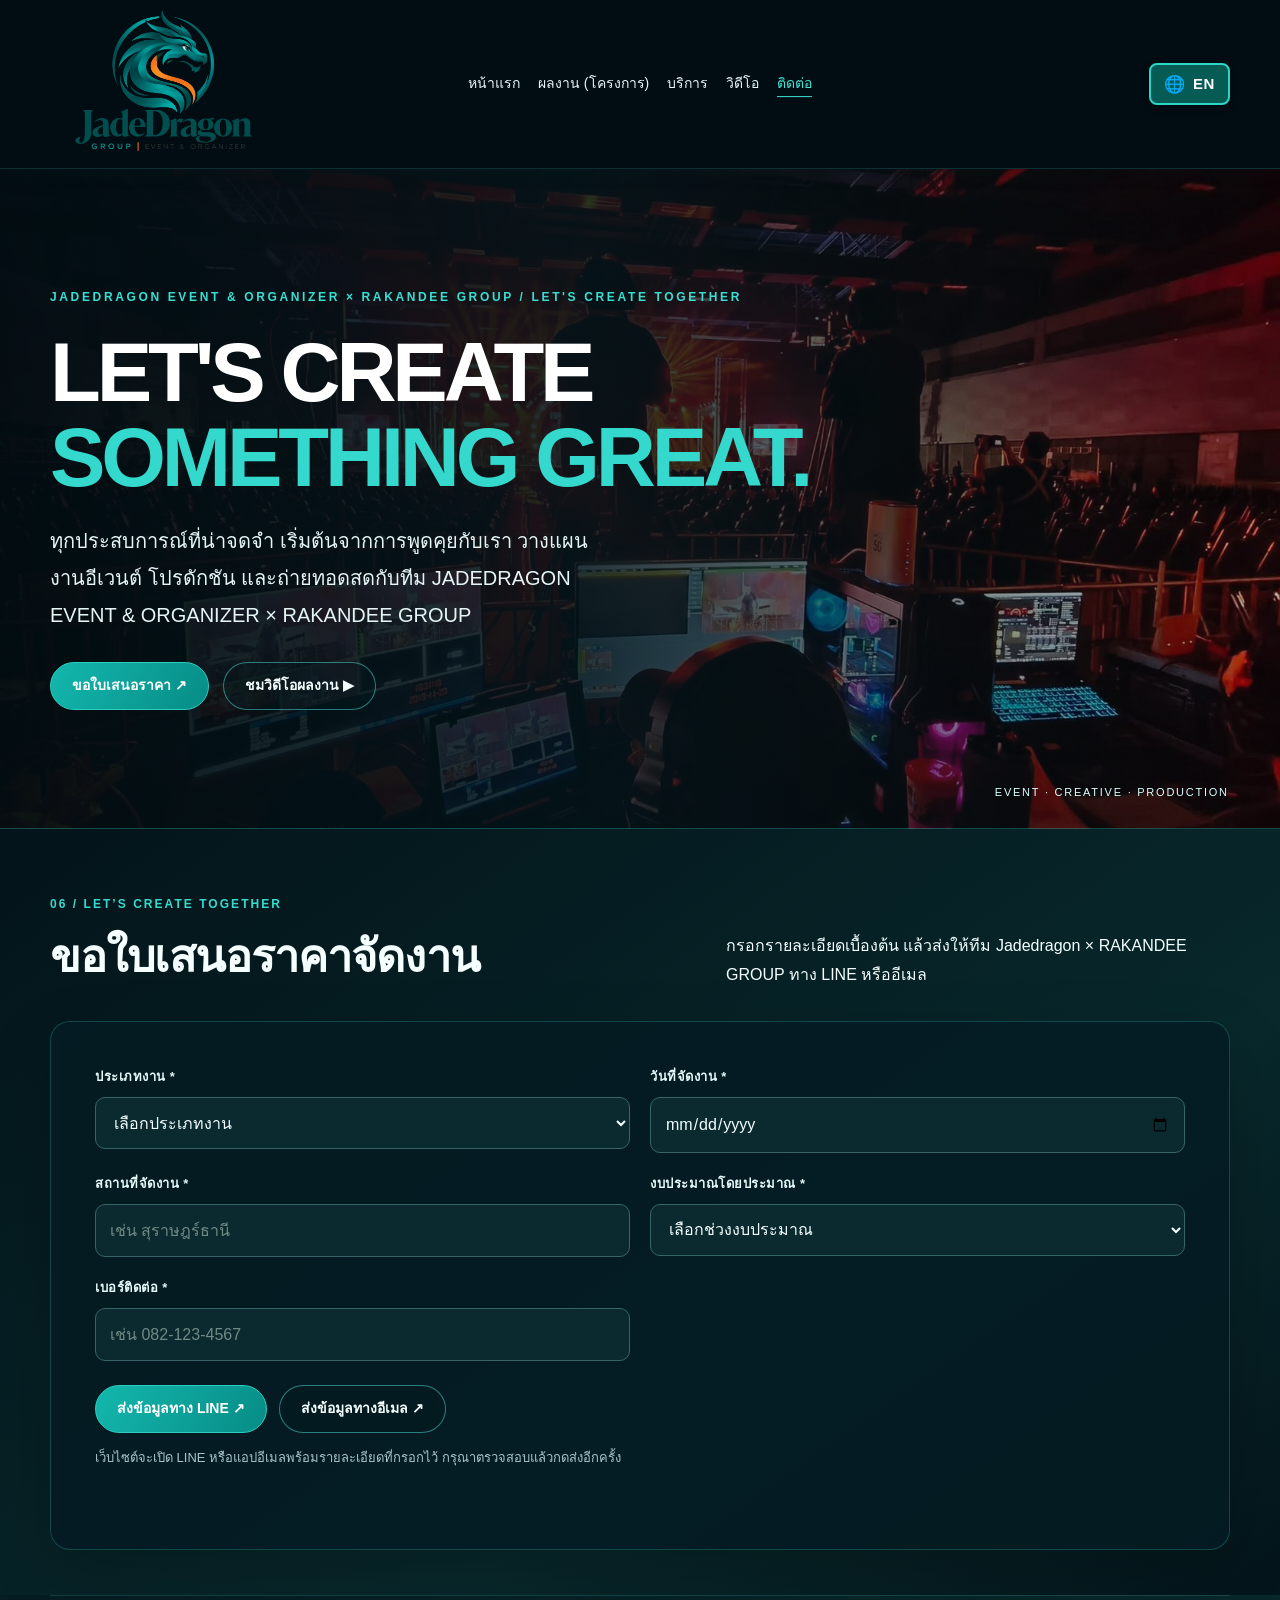
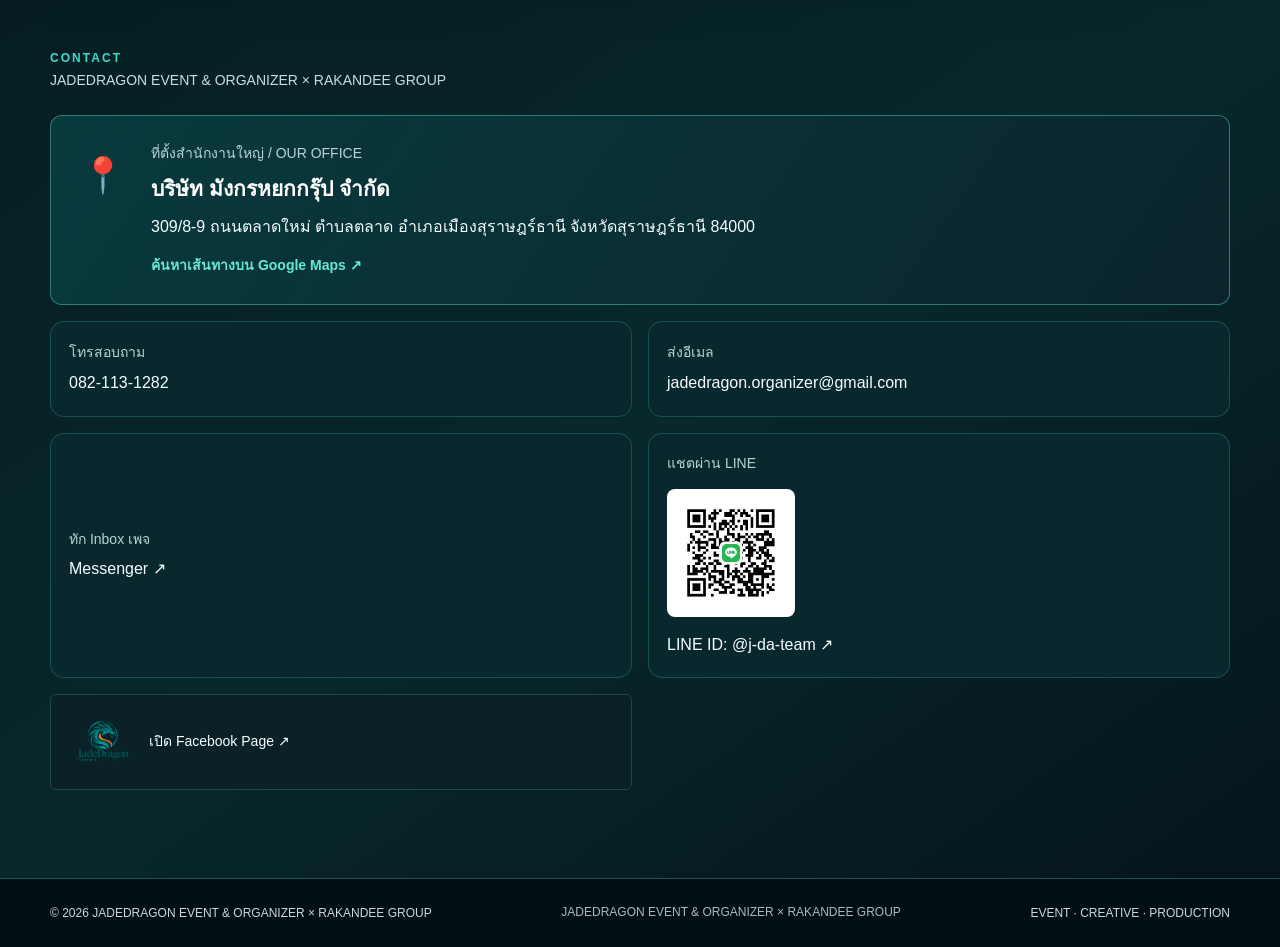
<file: contact.html>
<!doctype html><html lang="th"><head><!-- Recovered from bc4e9b81400fcf6b35d05067cb82251471d459a5; original repository files are unchanged. --><meta charset="utf-8"><meta name="viewport" content="width=device-width,initial-scale=1"><title>ติดต่อและขอใบเสนอราคา | JADEDRAGON EVENT & ORGANIZER × RAKANDEE GROUP</title>
<meta name="description" content="รับจัดงานอีเวนต์ ออกแบบและผลิตงาน เวที แสง สี เสียง OB และไลฟ์สตรีมมิง โดยทีม Jadedragon × RAKANDEE GROUP ให้บริการสุราษฎร์ธานีและทั่วภาคใต้">
<meta name="robots" content="index,follow,max-image-preview:large">
<link rel="canonical" href="https://www.jadedragonevent.com/contact.html">
<meta name="theme-color" content="#04151b">
<meta property="og:locale" content="th_TH">
<meta property="og:type" content="website">
<meta property="og:site_name" content="JADEDRAGON EVENT & ORGANIZER × RAKANDEE GROUP">
<meta property="og:title" content="ติดต่อและขอใบเสนอราคา | JADEDRAGON EVENT & ORGANIZER × RAKANDEE GROUP">
<meta property="og:description" content="รับจัดงานอีเวนต์ ออกแบบและผลิตงาน เวที แสง สี เสียง OB และไลฟ์สตรีมมิง ให้บริการสุราษฎร์ธานีและทั่วภาคใต้">
<meta property="og:url" content="https://www.jadedragonevent.com/contact.html">
<meta property="og:image" content="https://www.jadedragonevent.com/assets/jadedragon-live-stream.jpg">
<meta property="og:image:width" content="1672">
<meta property="og:image:height" content="941">
<meta property="og:image:alt" content="ทีม Jadedragon × RAKANDEE GROUP ดูแลการผลิตงานคอนเสิร์ต">
<meta name="twitter:card" content="summary_large_image">
<meta name="twitter:title" content="JADEDRAGON EVENT & ORGANIZER × RAKANDEE GROUP | รับจัดงานอีเวนต์ภาคใต้">
<meta name="twitter:description" content="รับจัดงานอีเวนต์ครบวงจร เวที แสง สี เสียง OB และไลฟ์สตรีมมิง ในสุราษฎร์ธานีและทั่วภาคใต้">
<meta name="twitter:image" content="https://www.jadedragonevent.com/assets/jadedragon-live-stream.jpg">
<script type="application/ld+json">{"@context":"https://schema.org","@type":"ProfessionalService","name":"JADEDRAGON EVENT & ORGANIZER × RAKANDEE GROUP","alternateName":"JADEDRAGON EVENT & ORGANIZER × RAKANDEE GROUP","url":"https://www.jadedragonevent.com/","logo":"https://www.jadedragonevent.com/assets/jadedragon-logo-brand.webp","image":"https://www.jadedragonevent.com/assets/jadedragon-live-stream.jpg","description":"รับจัดงานอีเวนต์ ออกแบบและผลิตงาน เวที แสง สี เสียง OB และไลฟ์สตรีมมิง ให้บริการสุราษฎร์ธานีและทั่วภาคใต้","telephone":"+66-82-113-1282","email":"jadedragon.organizer@gmail.com","address":{"@type":"PostalAddress","addressLocality":"เมืองสุราษฎร์ธานี","addressRegion":"สุราษฎร์ธานี","addressCountry":"TH"},"areaServed":[{"@type":"AdministrativeArea","name":"สุราษฎร์ธานี"},{"@type":"Place","name":"ภาคใต้ ประเทศไทย"}],"sameAs":["https://www.facebook.com/RakkandeeByJadedragoneventorganizer","https://line.me/R/ti/p/%40j-da-team"],"knowsAbout":["Event planning","Event production","Stage production","Lighting and sound","OB production","Live streaming","Photo and video production"]}</script>
<style>
:root{--nav-offset:110px;--bg:#0b0c0e;--panel:#141619;--text:#f4f4f2;--muted:#aeb1b5;--line:#2b2d30;--accent:#df2530;--max:1180px}
*{box-sizing:border-box}html{scroll-behavior:smooth;scroll-padding-top:var(--nav-offset)}body{margin:0;background:var(--bg);color:var(--text);font-family:-apple-system,BlinkMacSystemFont,"Noto Sans Thai","Segoe UI",sans-serif;line-height:1.7}a{color:inherit;text-decoration:none}button{font:inherit}button,a{-webkit-tap-highlight-color:transparent}button{cursor:pointer}img{display:block}a:focus-visible,button:focus-visible{outline:2px solid #fff;outline-offset:5px}.wrap{width:min(100% - 80px,var(--max));margin-inline:auto}.nav{position:sticky;top:0;z-index:50;background:rgba(11,12,14,.96);border-bottom:1px solid var(--line)}.navin{min-height:84px;display:flex;align-items:center;justify-content:space-between;gap:20px}.brand{display:flex;align-items:center;gap:12px}.brand img{width:40px;height:40px}.brand strong{font-size:14px;letter-spacing:.1em}.brand small{display:block;color:var(--muted);font-size:12px;letter-spacing:.04em}.links{display:flex;gap:24px;font-size:14px}.links a:hover{color:#fff;text-decoration:underline;text-underline-offset:7px}.actions{display:flex;gap:12px;align-items:center}.btn{display:inline-flex;align-items:center;justify-content:center;gap:10px;min-height:48px;padding:11px 21px;border:1px solid #55575b;background:transparent;color:var(--text);border-radius:4px;font-size:14px;font-weight:600;transition:background .2s}.btn.primary{background:var(--accent);border-color:var(--accent)}.btn:hover{background:#27292c}.btn.primary:hover{background:#be1c25}.lang{border:0;background:transparent;color:var(--text);min-width:44px;min-height:44px;font-size:14px}.hero{padding:66px 0 0}.hero-grid{display:grid;grid-template-columns:.9fr 1.1fr;gap:56px;align-items:center}.eyebrow{font-size:12px;letter-spacing:.13em;text-transform:uppercase;color:var(--muted)}.hero .eyebrow:before{content:"";display:inline-block;width:6px;height:6px;border-radius:50%;background:var(--accent);margin-right:10px;vertical-align:middle}h1{font-size:clamp(2.3rem,4.5vw,3.5rem);line-height:1.12;letter-spacing:-.035em;margin:22px 0}h1 span{color:#f4f4f2}.lead{font-size:17px;color:var(--muted);line-height:1.85;max-width:440px;margin:0}.hero-cta{display:flex;gap:12px;flex-wrap:wrap;margin-top:28px}.hero-visual{margin:0}.photo{position:relative;overflow:hidden;background:#17191c;width:100%}.photo img{position:absolute;max-width:none;object-fit:fill}.hero-visual .photo{border-radius:3px}.hero-visual figcaption{display:flex;justify-content:space-between;gap:16px;color:var(--muted);font-size:12px;letter-spacing:.07em;margin-top:15px}.hero-visual figcaption span:first-child{color:var(--text)}.capabilities{display:flex;justify-content:space-between;flex-wrap:wrap;gap:15px;border-top:1px solid var(--line);border-bottom:1px solid var(--line);padding:22px 0;margin-top:52px;color:var(--muted);font-size:12px;letter-spacing:.12em}section{padding:80px 0;scroll-margin-top:var(--nav-offset)}.section-head{display:grid;grid-template-columns:1.1fr .9fr;gap:60px;align-items:end;margin-bottom:36px}.section-head h2{font-size:clamp(1.45rem,2.5vw,2rem);font-weight:600;line-height:1.45;letter-spacing:-.02em;margin:10px 0 0}.section-head p{margin:0;color:var(--muted);font-size:16px;line-height:1.8}.grid{display:grid}.services{grid-template-columns:repeat(4,1fr);gap:0 28px}.card{border-top:1px solid var(--line);padding:25px 0 30px;background:transparent}.num{color:var(--muted);font-size:12px}.card h3{font-size:17px;font-weight:600;line-height:1.45;margin:18px 0 10px}.card p{font-size:16px;color:var(--muted);margin:0;line-height:1.8}#work{background:#111315}.portfolio-tools{display:flex;gap:8px;flex-wrap:wrap;margin-bottom:30px}.chip{padding:8px 15px;min-height:44px;border:1px solid var(--line);border-radius:3px;background:transparent;color:var(--muted);font-size:14px}.chip.active{background:var(--text);color:var(--bg);border-color:var(--text)}.projects{grid-template-columns:repeat(2,minmax(0,1fr));gap:38px 28px}.project{position:relative;min-width:0}.project[hidden]{display:none}.project .photo{aspect-ratio:3/2!important}.project-copy{padding:19px 0 0}.project-copy small{font-size:12px;letter-spacing:.07em;color:var(--muted)}.project-copy h3{font-size:18px;font-weight:600;line-height:1.4;margin:7px 35px 7px 0}.project-copy p{font-size:16px;color:var(--muted);margin:0}.project-link{border:0;background:none;color:inherit;text-align:left;font:inherit;padding:0}.project-link:after{content:"";position:absolute;inset:0}.project-link>span[aria-hidden="true"]{position:absolute;right:0;bottom:45px;color:#fff;font-size:22px}.project-title-text{position:static!important;color:inherit!important;font-size:inherit!important}.project:hover .project-copy h3{text-decoration:underline;text-underline-offset:5px}.case{display:grid;grid-template-columns:1.1fr .9fr;gap:54px;align-items:center}.case h3{font-size:24px;line-height:1.4;font-weight:600;margin:13px 0}.case p{color:var(--muted);font-size:16px}.case-list{padding:0;list-style:none;margin:25px 0}.case-list li{padding:12px 0;border-top:1px solid var(--line);color:var(--muted);font-size:16px}.case-list b{display:block;color:var(--text);font-size:14px;font-weight:500}.production{grid-template-columns:repeat(3,1fr);gap:28px}#production{padding-top:0}#brief{border-top:1px solid var(--line);padding-bottom:48px}#brief .section-head{margin-bottom:28px}#contact{padding:0 0 64px}.contact-row{display:flex;gap:25px;justify-content:space-between;align-items:center;border-top:1px solid var(--line);padding-top:25px}.contact-row p{margin:0;color:var(--muted);font-size:14px}.contact-row a{font-size:14px}.contact-row a:hover{text-decoration:underline}footer{padding:24px 0;color:var(--muted);border-top:1px solid var(--line);font-size:12px}.footer-inner{display:flex;justify-content:space-between;gap:15px;flex-wrap:wrap}dialog{color:var(--text);background:var(--panel);border:1px solid #424448;border-radius:6px;width:min(650px,calc(100% - 32px));max-height:85vh;padding:32px}dialog::backdrop{background:rgba(0,0,0,.8)}dialog h2{font-size:24px;line-height:1.4}dialog p{color:var(--muted);font-size:16px;line-height:1.85}.modal-close{float:right;background:transparent;border:1px solid #555;color:#fff;border-radius:3px;width:44px;height:44px;font-size:25px;margin-left:15px}.skip-link{position:fixed;left:15px;top:-80px;z-index:100;background:#fff;color:#000;padding:10px}.skip-link:focus{top:10px}
@media(max-width:1050px){.links{gap:15px}.navin{gap:12px}.brand small{font-size:10px}.actions .btn{padding:10px 12px}.hero-grid{gap:30px}.services{grid-template-columns:repeat(2,1fr)}.section-head{gap:35px}.case{gap:32px}}
@media(max-width:760px){.wrap{width:calc(100% - 40px)}.navin{min-height:72px;flex-wrap:wrap;padding:12px 0}.brand img{width:32px;height:32px}.brand strong{font-size:12px}.brand small{display:none}.links{display:none}.actions{gap:4px}.actions .btn{font-size:12px;min-height:42px;padding:8px 10px}.hero{padding-top:36px}.hero-grid{grid-template-columns:1fr;gap:34px}h1{font-size:clamp(2.3rem,8vw,3rem);margin:17px 0}.lead{max-width:100%;font-size:16px}.hero-cta{margin-top:22px}.hero-visual figcaption{font-size:11px}.capabilities{margin-top:30px;display:grid;grid-template-columns:1fr 1fr;gap:13px;font-size:11px;padding:18px 0}section{padding:52px 0}.section-head{grid-template-columns:1fr;gap:16px;margin-bottom:26px}.section-head h2{font-size:24px}.services{gap:0 24px}.card h3{font-size:16px}.card p{font-size:15px}.projects{gap:30px;grid-template-columns:1fr}.case{grid-template-columns:1fr;gap:28px}.production{grid-template-columns:1fr;gap:0}.production .card{padding:20px 0}.production .card h3{margin-top:8px}.contact-row{align-items:start;flex-direction:column;gap:16px}dialog{padding:22px}.project-copy h3{font-size:18px}.hero .btn{font-size:14px}}
@media(max-width:380px){.services{grid-template-columns:1fr}.brand img{display:none}.hero-cta .btn{flex:1;padding-inline:12px}}
@media(prefers-reduced-motion:reduce){html{scroll-behavior:auto}*{transition:none!important}}

.photo.photo-original img{width:100%;height:100%;left:0;top:0;object-fit:cover}
dialog.has-gallery{width:min(940px,calc(100% - 32px))}
.event-gallery{margin:26px 0}.event-gallery h3{font-size:18px;font-weight:600;margin:0 0 18px}
.event-photos{display:grid;grid-template-columns:1fr 1fr;gap:24px 20px}
.event-photos figure{margin:0;min-width:0}.event-photos figure:first-child{grid-column:1/-1}
.event-photos img{width:100%;height:auto;display:block;border-radius:3px}
.event-photos figcaption{font-size:14px;line-height:1.6;color:var(--muted);margin-top:9px}
@media(max-width:600px){.event-photos{grid-template-columns:1fr;gap:22px}.event-photos figure:first-child{grid-column:auto}}
.event-gallery .concert-photo-group{padding:0;margin:0;border:0}.event-gallery .concert-photo-group + .concert-photo-group{margin-top:36px}

.photo-more{margin-top:32px}
.contact-row .facebook-page-link{display:inline-flex;align-items:center;gap:14px;min-height:64px;max-width:100%;padding:10px 16px;border:1px solid var(--line);border-radius:6px;background:var(--panel);text-decoration:none}
.facebook-page-link img{width:48px;height:48px;object-fit:contain;flex-shrink:0}.facebook-page-link span{min-width:0;overflow-wrap:anywhere}
.contact-row .facebook-page-link:hover{border-color:var(--muted);text-decoration:none}.facebook-page-link:hover span{text-decoration:underline;text-underline-offset:4px}
.video-grid{display:grid;grid-template-columns:repeat(3,minmax(0,1fr));gap:24px}
.video-card{display:flex;flex-direction:column;align-items:flex-start;padding:26px;border:1px solid var(--line);border-radius:4px;background:var(--panel);min-width:0}
.video-card:hover{border-color:var(--muted)}.video-play{display:grid;place-items:center;width:44px;height:44px;border-radius:50%;background:var(--accent);font-size:16px;margin-bottom:26px}
.video-card small{font-size:12px;letter-spacing:.08em;color:var(--muted)}.video-card h3{font-size:18px;font-weight:600;line-height:1.5;margin:10px 0}.video-card p{font-size:16px;color:var(--muted);margin:0 0 24px}.video-watch{margin-top:auto;font-size:14px;font-weight:600}
@media(max-width:760px){.video-grid{grid-template-columns:1fr}.video-card{padding:24px}.video-play{margin-bottom:18px}}

.video-card{padding:0;overflow:hidden;align-items:stretch}
.video-thumb{position:relative;display:block;aspect-ratio:16/9;overflow:hidden;background:#17191c}
.video-thumb img{width:100%;height:100%;object-fit:cover;object-position:center;display:block}
.video-thumb::after{content:"";position:absolute;inset:0;background:linear-gradient(180deg,transparent 45%,rgba(0,0,0,.28));pointer-events:none}
.video-thumb .video-play{position:absolute;left:50%;top:50%;transform:translate(-50%,-50%);z-index:1;width:58px;height:58px;margin:0;border:2px solid rgba(255,255,255,.9);box-shadow:0 3px 18px rgba(0,0,0,.4);font-size:21px;line-height:1;padding-left:3px}
.video-card:hover .video-play,.video-card:focus-visible .video-play{background:#be1c25}
.video-copy{display:flex;flex-direction:column;align-items:flex-start;flex:1;padding:24px}
@media(max-width:760px){.video-card{padding:0}.video-copy{padding:22px}}

.brand img{display:block;width:64px;height:46px;object-fit:contain;flex-shrink:0}
.contact-row{display:block}.contact-methods{display:grid;grid-template-columns:repeat(2,minmax(0,1fr));gap:16px;margin-top:22px}
.contact-row .contact-method,.contact-row .facebook-page-link{min-width:0;min-height:96px;border:1px solid var(--line);border-radius:6px;padding:18px;background:var(--panel);text-decoration:none}
.contact-method{display:flex;flex-direction:column;justify-content:center;gap:4px}.line-contact{align-items:flex-start}.line-qr{width:128px;height:128px;object-fit:contain;background:#fff;border-radius:8px;padding:4px;margin:10px 0}.line-contact .contact-value{color:#f4f4f2}.contact-label{font-size:14px;color:var(--muted)}.contact-value{font-size:16px;overflow-wrap:anywhere}
.contact-row .contact-method:hover{border-color:var(--muted);text-decoration:none}.contact-method:hover .contact-value{text-decoration:underline;text-underline-offset:4px}
.contact-row .facebook-page-link{gap:12px}.facebook-page-link img{width:68px;height:48px;object-fit:contain}
@media(max-width:900px){.contact-methods{grid-template-columns:1fr}.contact-row .contact-method,.contact-row .facebook-page-link{min-height:84px}}
@media(max-width:760px){.brand img{display:block;width:48px;height:35px}}

#facebook-updates{border-top:1px solid var(--line)}
.facebook-updates-layout{display:grid;grid-template-columns:minmax(0,1fr) minmax(0,500px);gap:48px;align-items:start}
.facebook-updates-info{min-width:0}.facebook-updates-info>p{font-size:16px;color:var(--muted);max-width:440px;margin:20px 0}
.facebook-updates-info .facebook-page-link{display:flex;align-items:center;gap:12px;font-size:16px}
.facebook-updates-info .facebook-feed-note{font-size:14px;margin-top:24px}
.facebook-feed-host{width:100%;max-width:500px;min-width:0;min-height:650px;justify-self:center;border-radius:6px;overflow:hidden;background:var(--panel)}
.facebook-feed-host iframe{display:block;border:0;width:100%;height:650px}
@media(max-width:760px){.facebook-updates-layout{grid-template-columns:minmax(0,1fr);gap:24px}}

.video-category+.video-category{margin-top:64px;padding-top:56px;border-top:1px solid var(--line)}
.video-category-head{display:grid;grid-template-columns:minmax(0,1.1fr) minmax(280px,.9fr);gap:32px;align-items:start;margin-bottom:26px}
.video-category-head small{display:block;margin-bottom:10px;color:var(--accent);font-size:12px;font-weight:700;letter-spacing:.1em}
.video-category-head h3{margin:0;font-size:clamp(22px,3vw,34px);line-height:1.25;overflow-wrap:anywhere}
.video-category-head p{margin:0;color:var(--muted);font-size:16px;line-height:1.75}
.video-grid-featured{grid-template-columns:repeat(2,minmax(0,1fr))}
.video-grid-featured .video-card h3{font-size:19px}
.video-other{margin-top:26px}
.video-other h4{margin:0 0 12px;font-size:15px;letter-spacing:.02em}
.video-link-list{display:grid;grid-template-columns:repeat(2,minmax(0,1fr));gap:10px}
.video-text-link{display:flex;align-items:center;justify-content:space-between;gap:20px;min-height:58px;padding:14px 16px;border:1px solid var(--line);border-radius:4px;background:var(--panel);transition:border-color .2s ease,transform .2s ease}
.video-text-link:hover,.video-text-link:focus-visible{border-color:var(--muted);transform:translateY(-1px)}
.video-text-link span{font-size:15px;line-height:1.45}
.video-text-link small{flex:0 0 auto;color:var(--muted);font-size:12px;font-weight:600}
@media(max-width:760px){.video-category+.video-category{margin-top:46px;padding-top:42px}.video-category-head{grid-template-columns:1fr;gap:12px}.video-grid-featured,.video-link-list{grid-template-columns:1fr}.video-category-head h3{font-size:24px}.video-text-link{align-items:flex-start}.video-text-link small{padding-top:3px}}

/* Recovery fixes: preserve the original theme and keep navigation usable. */
.links a{white-space:nowrap;flex-shrink:0}
.video-category-head h3{font-size:clamp(1.375rem,2.2vw,1.75rem);line-height:1.45}
.photo,.hero-grid>*{min-width:0}
[hidden]{display:none!important}
@media(max-width:1050px){
  .navin{flex-wrap:wrap;padding-block:12px}
  .links{display:flex;order:3;width:100%;overflow-x:auto;gap:24px;padding-bottom:4px}
  
  .links a{display:flex;align-items:center;min-height:44px;font-size:.875rem}
}
@media(max-width:760px){
  .actions .btn{min-height:44px;font-size:.875rem}
  .card p{font-size:1rem}
  .video-category-head h3{font-size:1.375rem}
  .brand strong{letter-spacing:.06em}
}

.quote-form{margin-top:32px;padding:30px;border:1px solid var(--line);border-radius:6px;background:var(--panel)}
.quote-grid{display:grid;grid-template-columns:repeat(2,minmax(0,1fr));gap:20px}
.form-field{display:flex;flex-direction:column;gap:9px;min-width:0}
.form-field span{font-size:13px;font-weight:600;letter-spacing:.04em;color:var(--text)}
.form-field input,.form-field select{width:100%;min-height:52px;padding:12px 14px;border:1px solid #3b3e43;border-radius:4px;background:#0f1113;color:var(--text);font:inherit;font-size:16px;color-scheme:dark}
.form-field input::placeholder{color:#7f8388}
.form-field input:focus,.form-field select:focus{outline:2px solid var(--accent);outline-offset:2px;border-color:transparent}
.quote-actions{display:flex;flex-wrap:wrap;gap:12px;margin-top:24px}
.quote-actions .btn{min-height:48px}
.quote-note,.quote-status{margin:14px 0 0;color:var(--muted);font-size:13px}
.quote-status{min-height:1.7em;color:#dfe2e5}
@media(max-width:760px){.quote-form{padding:22px}.quote-grid{grid-template-columns:1fr}.quote-actions{flex-direction:column}.quote-actions .btn{width:100%}}

/* New Jadedragon identity: keep the supplied full logo legible without crowding navigation. */
.brand.brand-logo{display:flex;align-items:center;flex:0 0 auto}
.brand.brand-logo img{display:block!important;width:150px!important;height:98px!important;object-fit:contain!important;object-position:left center}
@media(max-width:760px){.brand.brand-logo img{width:120px!important;height:79px!important}}
@media(max-width:380px){.brand.brand-logo img{display:block!important;width:106px!important;height:70px!important}}
/* Cinematic contact page, designed around existing functional quotation form */
.contact-cinema-hero{min-height:clamp(440px,53vw,660px);position:relative;display:flex;align-items:center;background:linear-gradient(90deg,rgba(1,13,18,.96) 0%,rgba(2,21,27,.86) 45%,rgba(1,13,18,.2) 100%),url("assets/jadedragon-live-stream.jpg") center/cover no-repeat;border-bottom:1px solid rgba(42,218,203,.3)}
.contact-cinema-content{padding:84px 0;position:relative;z-index:1}
.contact-cinema-content .eyebrow{letter-spacing:.22em;color:#38dfd2!important;font-weight:700}
.contact-cinema-content h1{font-size:clamp(42px,6.5vw,92px);line-height:1.03;letter-spacing:-.05em;max-width:850px;margin:22px 0;color:#fff}
.contact-cinema-content h1 span{color:#39e0d2}
.contact-cinema-content p{max-width:570px;color:#e5f5f5;font-size:clamp(16px,1.8vw,20px);line-height:1.85}
.contact-cinema-actions{display:flex;gap:14px;flex-wrap:wrap;margin-top:28px}
.contact-cinema-label{position:absolute;bottom:26px;right:4%;color:#dcffff;font-size:11px;letter-spacing:.16em}
#contact{background:radial-gradient(ellipse at 80% 20%,rgba(10,115,110,.2),transparent 52%),linear-gradient(150deg,#031319,#08282b 65%,#04151b);padding:0 0 88px}
#brief{padding:80px 0 45px}
#brief .section-head .eyebrow,.contact-row .eyebrow{color:#3cdbd0!important;letter-spacing:.17em}
#brief .section-head h2{font-size:clamp(28px,3.5vw,48px);color:#fff}
#brief .section-head p{color:#bdd6d7}
#brief .quote-form{background:rgba(5,28,35,.92);border:1px solid rgba(61,213,199,.24);border-radius:20px;padding:clamp(22px,4vw,44px);box-shadow:0 24px 65px rgba(0,0,0,.2)}
#brief .form-field span{color:#e7fafa}
#brief input,#brief select{background:#0b2a30!important;color:#f3ffff!important;border:1px solid #356569!important;border-radius:10px!important;min-height:52px}
#brief input:focus,#brief select:focus{outline:2px solid #29d5c7;outline-offset:2px}
#brief .quote-note{color:#a9c5c8}
.contact-row{border-top:1px solid rgba(62,197,188,.2);padding-top:52px}
.contact-method{background:rgba(6,33,40,.9)!important;border:1px solid rgba(61,199,188,.25)!important;border-radius:14px!important;transition:transform .2s,border-color .2s}
.contact-method:hover{transform:translateY(-3px);border-color:#35d9ca!important}
.contact-value{color:#e9ffff}
.contact-showreel{padding:78px 0 100px;background:linear-gradient(140deg,#020d13,#06262a)}
.contact-showreel-head{display:flex;align-items:end;justify-content:space-between;gap:20px;margin-bottom:30px}
.contact-showreel-head h2{font-size:clamp(26px,3vw,42px);margin:12px 0 0;color:#fff}
.contact-showreel-grid{display:grid;grid-template-columns:repeat(2,minmax(0,1fr));gap:26px}
.contact-showreel-card{display:flex;flex-direction:column;gap:8px;background:#09252b;border:1px solid rgba(68,211,199,.22);border-radius:16px;overflow:hidden;padding-bottom:22px;transition:transform .2s,border-color .2s}
.contact-showreel-card:hover{transform:translateY(-5px);border-color:#34daca}
.contact-showreel-image{position:relative;display:block;aspect-ratio:16/9;overflow:hidden}
.contact-showreel-image img{width:100%;height:100%;object-fit:cover}
.contact-play{position:absolute;top:50%;left:50%;transform:translate(-50%,-50%);display:grid;place-items:center;width:66px;height:66px;border:2px solid #fff;border-radius:50%;background:rgba(2,20,26,.6);color:#fff;font-size:22px}
.contact-showreel-card strong,.contact-showreel-card small{padding:0 22px}.contact-showreel-card strong{font-size:19px;color:#fff}.contact-showreel-card small{color:#35dbcd;letter-spacing:.13em}
@media(max-width:700px){.contact-cinema-content{padding:68px 0 94px}.contact-cinema-hero{background-position:63% center}.contact-cinema-label{right:18px;bottom:15px}.contact-showreel-grid{grid-template-columns:1fr}.contact-showreel-head{align-items:start;flex-direction:column}#brief{padding-top:55px}}

/* Contact page: eliminate light legacy backgrounds and white gap */
html:has(.contact-cinema-hero),body:has(.contact-cinema-hero){background:#04171c!important;color:#f5ffff!important}
body:has(.contact-cinema-hero) #main,body:has(.contact-cinema-hero) #contact,body:has(.contact-cinema-hero) #brief{background:linear-gradient(145deg,#03141a,#08282b 65%,#04151b)!important;color:#f5ffff!important}
body:has(.contact-cinema-hero) #contact{padding-top:0!important}
body:has(.contact-cinema-hero) #brief{margin:0!important;padding-top:65px!important;border:0!important}
body:has(.contact-cinema-hero) #brief .section-head h2,body:has(.contact-cinema-hero) #brief .section-head p{color:#f5ffff!important;opacity:1!important}
body:has(.contact-cinema-hero) #brief .section-head .eyebrow{color:#37dbce!important}
body:has(.contact-cinema-hero) .contact-row{background:transparent!important;color:#f5ffff!important}
body:has(.contact-cinema-hero) .contact-row p{color:#c7dfdf!important}
body:has(.contact-cinema-hero) .contact-methods .contact-method{background:#09282e!important;color:#f5ffff!important}
body:has(.contact-cinema-hero) .contact-method .contact-label{color:#b9d5d5!important}
body:has(.contact-cinema-hero) .contact-method .contact-value{color:#f5ffff!important}

/* Readable brand descriptor on all device sizes, while retaining the original dragon artwork */
.nav .brand .jd-logo-stack{display:flex;flex-direction:column;align-items:center;justify-content:center;max-width:100%}
.nav .brand .jd-logo-subline{display:flex;align-items:center;justify-content:center;gap:5px;white-space:nowrap;color:#f2fcfa;font-size:clamp(9px,1.05vw,12px);font-weight:800;letter-spacing:.055em;line-height:1.35;margin-top:-9px;text-shadow:0 1px 4px rgba(0,0,0,.5)}
.nav .brand .jd-logo-subline span:first-child{color:#40e3d3}
.nav .brand .jd-logo-subline i{width:2px;height:12px;background:#ff9c25;display:block;flex:none}
@media(max-width:760px){.nav .brand .jd-logo-subline{font-size:9px;gap:3px;margin-top:-6px;letter-spacing:0}.nav .brand .jd-logo-subline i{height:10px}}

/* High-contrast language switcher across JadeDragon headers */
.nav .actions #langBtn{display:inline-flex!important;align-items:center!important;justify-content:center!important;gap:7px!important;min-width:76px!important;min-height:42px!important;padding:8px 13px!important;border:2px solid #2cd6c7!important;border-radius:8px!important;background:#075b55!important;color:#fff!important;-webkit-text-fill-color:#fff!important;font-family:inherit!important;font-size:15px!important;font-weight:800!important;line-height:1.2!important;letter-spacing:.04em!important;box-shadow:0 2px 8px rgba(0,0,0,.18)!important;cursor:pointer!important}
.nav .actions #langBtn::before{content:"🌐";font-size:17px;line-height:1}
.nav .actions #langBtn:hover,.nav .actions #langBtn:focus-visible{background:#087e73!important;border-color:#6df5e6!important;outline-offset:3px}
@media(max-width:760px){.nav .actions #langBtn{min-width:66px!important;min-height:40px!important;padding:7px 9px!important;font-size:14px!important}}

/* JadeDragon head office contact card */
#contact .contact-methods .office-address-card{grid-column:1/-1;display:flex;flex-direction:column;align-items:flex-start;gap:8px;padding:26px 30px 26px 100px!important;position:relative;min-height:150px;background:linear-gradient(125deg,#083a3e,#0b252c)!important;border:1px solid rgba(68,214,195,.48)!important;border-radius:12px!important;text-decoration:none;transition:border-color .2s,transform .2s}
#contact .office-address-card:hover{border-color:#64f1df!important;transform:translateY(-2px)}
#contact .office-address-card .office-address-icon{position:absolute;left:30px;top:29px;font-size:35px}
#contact .office-address-card .office-company{color:#fff;font-size:clamp(17px,2vw,21px);line-height:1.5}
#contact .office-address-card .contact-value{color:#e6f7f3;line-height:1.75;max-width:720px}
#contact .office-address-card .office-map-link{color:#66e8d8;font-weight:750;font-size:14px;margin-top:5px}
@media(max-width:600px){#contact .contact-methods .office-address-card{padding:70px 20px 24px!important}#contact .office-address-card .office-address-icon{top:17px;left:20px;font-size:30px}}
</style><style id="jade-brand-refresh">:root{--accent:#188c79}h1{font-size:clamp(2.15rem,4.3vw,3.45rem)}.hero h1 span{color:#60d9bf}.jd-about{background:#101b1a;border-top:1px solid #28433d}.jd-about-grid{display:grid;grid-template-columns:1fr 1fr;gap:55px;margin-top:20px}.jd-about h2{font-size:clamp(1.7rem,3vw,2.6rem);line-height:1.4}.jd-about h2 span{color:#62d8bd}.jd-about p{color:#c2d0cb;font-size:16px;line-height:1.95}.jd-about .jd-quote{color:#69d8bf;letter-spacing:.12em;font-size:13px;font-weight:700}.jd-about .btn{margin-top:12px}@media(max-width:760px){.jd-about-grid{grid-template-columns:1fr;gap:12px}.jd-about h2{font-size:1.7rem}}</style><style id="jade-work-type-refresh">#work-types{margin:0 0 14px;scroll-margin-top:125px;color:#68d7bd}.portfolio-tools{gap:10px}.portfolio-tools .chip{border-radius:999px;padding-inline:17px}.portfolio-tools .chip.active{background:#188c79;color:#fff;border-color:#188c79}.portfolio-tools .chip:hover{border-color:#69d8bf;color:#fff}@media(max-width:760px){.portfolio-tools{display:flex;flex-wrap:nowrap;overflow-x:auto;padding-bottom:12px;scroll-snap-type:x proximity;-webkit-overflow-scrolling:touch}.portfolio-tools .chip{flex:0 0 auto;scroll-snap-align:start}.hero h1{font-size:clamp(1.85rem,7.5vw,2.7rem)}}</style><style id="jd-vision-style">#jd-vision{position:relative;isolation:isolate;background:linear-gradient(135deg,#102b27 0%,#0c1718 62%,#0b0c0e 100%);border-block:1px solid #31534c;text-align:center}#jd-vision .jd-vision-inner{max-width:820px}#jd-vision .eyebrow{color:#75d9c3}#jd-vision h2{font-size:clamp(2.3rem,6vw,5rem);line-height:1.14;letter-spacing:-.04em;margin:20px 0 22px;color:#fff}#jd-vision h2 span{color:#6ce0c6}#jd-vision h3{font-size:clamp(1.25rem,2.4vw,1.8rem);font-weight:600;line-height:1.5;margin:0 0 18px;color:#ffffff}#jd-vision p{color:#d2e0dc;line-height:1.9;font-size:16px;max-width:670px;margin:0 auto 20px}#jd-vision .jd-vision-signature{border-top:1px solid #45625a;margin:34px auto 24px;padding-top:25px;display:grid;gap:7px}#jd-vision .jd-vision-signature strong{font-size:14px;letter-spacing:.08em;color:#ffffff}#jd-vision .jd-vision-signature span{font-size:13px;color:#a8c4ba}#jd-vision .jd-vision-inner>p:not(.jd-vision-invite){color:#ff9c25}#jd-vision .jd-vision-signature span{color:#ff9c25;font-weight:600}#jd-vision .jd-vision-invite{color:#6ce0c6;font-weight:600;font-size:19px}#jd-vision .jd-vision-actions{display:flex;gap:12px;justify-content:center;flex-wrap:wrap;margin-top:25px}@media(max-width:760px){#jd-vision h2{font-size:clamp(2rem,9vw,3.3rem)}#jd-vision .jd-vision-signature strong{font-size:12px}#jd-vision .jd-vision-signature span{font-size:12px}#jd-vision .jd-vision-actions .btn{width:100%}}</style><style id="jade-viridian-2026">
/* Jade Dragon · Viridian Creative Agency — additive theme; original media and sections preserved */
:root{--bg:#ffffff;--panel:#f1faf8;--text:#173c39;--muted:#536d69;--line:#d7e7e2;--accent:#009688}
body{background:#fff;color:var(--text)}
.nav{background:rgba(255,255,255,.97);border-bottom:1px solid #d8e9e4;box-shadow:0 4px 22px rgba(0,87,80,.055)}
.brand strong{color:#075e59}.brand small{color:#57736d}
.links a{color:#225b55}.links a:hover{color:#009688}
.lang{color:#075e59}.actions .btn.primary{color:#fff}
.btn{border-color:#a7c9c1;color:#075b55;background:#fff;border-radius:6px}
.btn:hover{background:#e6f5f1}
.btn.primary{background:#009688;color:#fff;border-color:#009688}
.btn.primary:hover{background:#087a72;border-color:#087a72}
.hero{padding-top:75px;background:linear-gradient(125deg,#e9f8f5 0%,#fff 61%)}
.hero .eyebrow,.eyebrow{color:#087d74;font-weight:700}
.hero .eyebrow:before{background:#ff7a00}
.hero h1{color:#064f4b;font-size:clamp(2rem,4vw,3.3rem);overflow-wrap:normal}
.hero h1 span{color:#009688}
.hero .lead{color:#496a65}
.hero-visual .photo{border-radius:12px;box-shadow:0 15px 36px rgba(0,72,68,.13)}
.hero-visual figcaption span:first-child{color:#0e605a}
.capabilities{color:#0b756a;border-color:#c7e5dd}
.jd-about{background:#fff;border-top:0;position:relative}
.jd-about:before{content:"";position:absolute;right:0;top:0;width:min(40vw,280px);height:7px;background:linear-gradient(90deg,#009688,#00a79d,#ff7a00);border-radius:0 0 0 12px}
.jd-about h2{color:#07564e}
.jd-about h2 span{color:#009688}
.jd-about p{color:#506965}
.jd-about .jd-quote{color:#d66b00}
#work{background:#ecf8f5}
#work .section-head h2,#videos h2,#case h2,#production h2,#brief h2,#facebook-updates h2{color:#075a53}
#work-types{color:#08766d}
.portfolio-tools .chip{background:#fff;color:#346963;border-color:#b8d6ce}
.portfolio-tools .chip.active{background:#009688;color:white;border-color:#009688}
.portfolio-tools .chip:hover{border-color:#009688;color:#086f64}
.project-copy small{color:#078476}
.project-copy h3{color:#064f4b}
.project-copy p{color:#5c716d}
.project .photo{border-radius:10px}
#videos,#case,#production,#facebook-updates{background:#fff}
.video-card,.video-text-link{background:#f1faf8;border-color:#cde6df}
.video-category-head p,.video-card p{color:#536d69}
.quote-form{background:#f4fbf9;border-color:#cde6df;border-radius:14px}
.form-field input,.form-field select{background:#fff;border-color:#b9d4ce;color:#173c39;color-scheme:light}
.form-field input::placeholder{color:#718983}
.quote-status{color:#14685e}
#brief{background:#ecf8f5;border-color:#cfe8e0}
#jd-vision{background:linear-gradient(135deg,#006c64 0%,#073d3a 68%,#092c2b 100%);border-block:0}
#jd-vision h2 span{color:#5ce2c7}
#jd-vision .jd-vision-actions .btn:not(.primary){background:transparent;color:#fff;border-color:#89bfb3}
#contact{background:#fff}
.contact-row p{color:#526f69}
footer{background:#07574f;color:#e2f5ef;border-color:#07574f}
footer a{color:#e2f5ef}
a:focus-visible,button:focus-visible{outline:3px solid #ff7a00;outline-offset:3px}
@media(max-width:1050px){.navin{gap:12px}.links{flex-basis:100%;order:3;gap:20px}.links a{color:#1d645b}}
@media(max-width:760px){
 .wrap{width:calc(100% - 36px)}
 .navin{display:flex;flex-wrap:wrap;min-height:68px;gap:8px;padding:10px 0}
 .brand img{width:32px;height:32px;object-fit:contain}
 .brand strong{font-size:12px}
 .actions{margin-left:auto}
 .actions .btn{font-size:12px;padding:8px 12px}
 .links{order:3;width:100%;flex-basis:100%;display:flex;flex-wrap:nowrap;overflow-x:auto;gap:20px;padding:4px 0 7px;scrollbar-width:none}
 .links::-webkit-scrollbar{display:none}
 .links a{flex-shrink:0;white-space:nowrap;min-height:38px}
 .hero{padding-top:40px}
 .hero h1{font-size:clamp(1.75rem,7vw,2.55rem);line-height:1.2}
 .hero .lead{font-size:15px}
 .hero-visual .photo{border-radius:9px}
 .capabilities{grid-template-columns:1fr 1fr;gap:10px}
 .jd-about:before{width:130px}
}
</style><style id="jd-experience-design-04">
#work{background:#f8fcfb;color:#173c39;position:relative;overflow:hidden}
#work:before{content:"";position:absolute;right:-7%;top:0;width:55%;height:380px;background:radial-gradient(ellipse at top right,rgba(0,150,136,.13),transparent 72%);pointer-events:none}
#work>.wrap{position:relative;z-index:1}
#work .jd-experience-head{grid-template-columns:minmax(0,1.4fr) minmax(230px,.6fr);align-items:center;gap:32px;margin-bottom:26px}
#work .jd-experience-head .eyebrow{font-size:13px;letter-spacing:.16em;color:#087c72}
#work .jd-experience-head h2{font-size:clamp(2rem,4.1vw,4rem);line-height:1.24;letter-spacing:-.045em;font-weight:750;max-width:850px;margin:18px 0}
#work .jd-experience-head h2 span{display:block;color:#008c80}
#work .jd-experience-intro{max-width:710px;font-size:clamp(15px,1.4vw,18px);line-height:1.9;color:#536d69;margin:0}
#work .jd-experience-quote{font-size:clamp(16px,1.8vw,24px);font-style:italic;color:#5b7772;line-height:1.8;border:0;padding:0;margin:0;transform:rotate(-3deg)}
#work #work-types{margin-top:24px;font-size:12px;letter-spacing:.12em}
#work .portfolio-tools{gap:10px;margin:14px 0 25px}
#work .portfolio-tools .chip{border-radius:999px;background:#fff;border:1px solid #d2e3de;color:#31544f;box-shadow:0 2px 8px rgba(0,65,58,.04);font-weight:600}
#work .portfolio-tools .chip.active{background:#008d81;border-color:#008d81;color:#fff}
#work .projects{grid-template-columns:repeat(6,minmax(0,1fr));gap:14px}
#work .project{grid-column:span 2;overflow:hidden;border-radius:12px;background:#10312e;min-height:230px;isolation:isolate}
#work .project:nth-child(-n+2){grid-column:span 3;min-height:320px}
#work .project .photo{position:absolute;inset:0;border-radius:0;aspect-ratio:auto!important;width:100%;height:100%;z-index:-2}
#work .project .photo img{object-fit:cover;width:100%;height:100%;left:0;top:0}
#work .project:after{content:"";position:absolute;inset:0;background:linear-gradient(180deg,transparent 25%,rgba(0,0,0,.86) 100%);z-index:-1;pointer-events:none}
#work .project-copy{position:absolute;bottom:0;left:0;right:0;padding:22px 24px;color:#fff}
#work .project-copy small,#work .project-copy h3,#work .project-copy p{color:#fff}
#work .project-copy h3{font-size:clamp(16px,1.65vw,22px);margin:5px 30px 4px 0}
#work .project-copy p{font-size:13px;color:#e2efeb}
#work .project-link span{position:static;margin-left:8px}
#work .project:hover .photo img{transform:scale(1.035);transition:transform .3s}
@media(max-width:760px){#work .jd-experience-head{grid-template-columns:1fr;gap:12px}#work .jd-experience-quote{display:none}#work .jd-experience-head h2{font-size:clamp(1.9rem,7vw,2.8rem)}#work .projects{grid-template-columns:1fr 1fr;gap:12px}#work .project,#work .project:nth-child(-n+2){grid-column:span 1;min-height:235px}#work .project:first-child{grid-column:1/-1;min-height:285px}#work .project-copy{padding:15px}#work .project-copy h3{font-size:16px}#work .project-copy p{font-size:12px}}
@media(max-width:480px){#work .projects{grid-template-columns:1fr}#work .project,#work .project:nth-child(-n+2){grid-column:1;min-height:245px}#work .project:first-child{min-height:280px}}
</style><style id="contact-page-style">body.contact-page #contact{padding-top:64px}body.contact-page #brief{margin-top:48px;padding-top:64px}body.contact-page .links a[aria-current="page"]{color:var(--accent);text-decoration:underline;text-underline-offset:8px}@media(max-width:760px){body.contact-page #contact{padding-top:36px}body.contact-page #brief{margin-top:32px;padding-top:44px}}
/* Unified header logo dimensions across main website pages */
.nav .brand .jd-logo-stack{display:flex;align-items:center;justify-content:center}
.nav .brand .jd-logo-stack img{display:block!important;width:180px!important;height:119px!important;max-width:none;object-fit:contain!important;object-position:center!important}
@media(max-width:760px){.nav .brand .jd-logo-stack img{width:140px!important;height:92px!important}}
@media(max-width:380px){.nav .brand .jd-logo-stack img{width:120px!important;height:79px!important}}

/* Improve legibility of the fine print embedded in the logo artwork. */
.nav .brand .jd-logo-stack img{width:230px!important;height:152px!important;image-rendering:auto;object-fit:contain!important}
@media(min-width:1051px){.nav .navin{flex-wrap:wrap;padding-block:8px}.nav .links{gap:clamp(12px,1.4vw,22px)}}
@media(min-width:761px) and (max-width:1050px){.nav .brand .jd-logo-stack img{width:210px!important;height:138px!important}}
@media(max-width:760px){.nav .brand .jd-logo-stack img{width:170px!important;height:112px!important}}
@media(max-width:380px){.nav .brand .jd-logo-stack img{width:150px!important;height:99px!important}}

/* Center the four primary navigation items independently of logo/actions. */
@media(min-width:1051px){
 .nav .navin{position:relative;display:flex;justify-content:space-between}
 .nav .navin>.links{position:absolute;left:50%;top:50%;transform:translate(-50%,-50%);width:max-content;max-width:calc(100% - 430px);justify-content:center;gap:clamp(12px,1.4vw,22px);margin:0}
 .nav .navin>.links>a{white-space:nowrap}
 .nav .navin>.actions{margin-left:auto}
}
@media(max-width:1050px){
 .nav .navin>.links{justify-content:center}
}
</style><link rel="stylesheet" href="assets/jadedragon-cinematic.css"><style>.jd-brand-footer{font-size:12px;opacity:.85;line-height:1.5}</style></head><body class="contact-page"><a class="skip-link" href="#main">ข้ามไปเนื้อหา / Skip to content</a><nav class="nav" aria-label="Main navigation"><div class="wrap navin"><a class="brand brand-logo" href="index.html#home" aria-label="JADEDRAGON EVENT & ORGANIZER × RAKANDEE GROUP"><span class="jd-logo-stack"><img id="jadedragon-logo" src="assets/jadedragon-logo-brand.webp" alt="JADEDRAGON EVENT & ORGANIZER × RAKANDEE GROUP" width="900" height="593" decoding="async"></span></a><div class="links">
<a href="index.html#home" data-th="หน้าแรก" data-en="Home">หน้าแรก</a>
<a href="projects/index.html" data-th="ผลงาน (โครงการ)" data-en="Projects">ผลงาน (โครงการ)</a>
<a href="services.html" data-th="บริการ" data-en="Services">บริการ</a>
<a href="index.html#videos" data-th="วิดีโอ" data-en="Videos">วิดีโอ</a>

<a href="contact.html" aria-current="page" data-th="ติดต่อ" data-en="Contact">ติดต่อ</a>
</div><div class="actions"><button class="lang" id="langBtn" aria-label="Switch to English">EN</button></div></div></nav><main id="main"><header class="contact-cinema-hero"><div class="wrap contact-cinema-content"><div class="eyebrow">JADEDRAGON EVENT & ORGANIZER × RAKANDEE GROUP / LET'S CREATE TOGETHER</div><h1>LET'S CREATE<br><span>SOMETHING GREAT.</span></h1><p data-th="ทุกประสบการณ์ที่น่าจดจำ เริ่มต้นจากการพูดคุยกับเรา วางแผนงานอีเวนต์ โปรดักชัน และถ่ายทอดสดกับทีม JADEDRAGON EVENT & ORGANIZER × RAKANDEE GROUP" data-en="Memorable experiences begin with a conversation. Plan your next event, production or live broadcast with JADEDRAGON EVENT & ORGANIZER × RAKANDEE GROUP.">ทุกประสบการณ์ที่น่าจดจำ เริ่มต้นจากการพูดคุยกับเรา วางแผนงานอีเวนต์ โปรดักชัน และถ่ายทอดสดกับทีม JADEDRAGON EVENT & ORGANIZER × RAKANDEE GROUP</p><div class="contact-cinema-actions"><a class="btn primary" href="#brief" data-th="ขอใบเสนอราคา ↗" data-en="Request a quote ↗">ขอใบเสนอราคา ↗</a><a class="btn" href="videos.html" data-th="ชมวิดีโอผลงาน ▶" data-en="Watch our work ▶">ชมวิดีโอผลงาน ▶</a></div></div><div class="contact-cinema-label">EVENT · CREATIVE · PRODUCTION</div></header><section id="contact" aria-label="Contact"><section id="brief" aria-label="Request an event quotation"><div class="wrap">
<div class="section-head"><div><div class="eyebrow">06 / LET’S CREATE TOGETHER</div><h2 data-th="ขอใบเสนอราคาจัดงาน" data-en="Request an event quotation">ขอใบเสนอราคาจัดงาน</h2></div><p data-th="กรอกรายละเอียดเบื้องต้น แล้วส่งให้ทีม Jadedragon × RAKANDEE GROUP ทาง LINE หรืออีเมล" data-en="Share the essentials, then send them to the Jadedragon × RAKANDEE GROUP team via LINE or email.">กรอกรายละเอียดเบื้องต้น แล้วส่งให้ทีม Jadedragon × RAKANDEE GROUP ทาง LINE หรืออีเมล</p></div>
<form id="quoteForm" class="quote-form">
<div class="quote-grid">
<label class="form-field"><span data-th="ประเภทงาน *" data-en="Event type *">ประเภทงาน *</span><select id="quoteType" name="eventType" required>
<option value="" data-th="เลือกประเภทงาน" data-en="Choose an event type">เลือกประเภทงาน</option>
<option value="งานองค์กร / ประชุม / สัมมนา" data-th="งานองค์กร / ประชุม / สัมมนา" data-en="Corporate / Meeting / Seminar">งานองค์กร / ประชุม / สัมมนา</option>
<option value="คอนเสิร์ต / เทศกาล / งานบันเทิง" data-th="คอนเสิร์ต / เทศกาล / งานบันเทิง" data-en="Concert / Festival / Entertainment">คอนเสิร์ต / เทศกาล / งานบันเทิง</option>
<option value="เปิดตัวสินค้า / งานประชาสัมพันธ์" data-th="เปิดตัวสินค้า / งานประชาสัมพันธ์" data-en="Product launch / PR event">เปิดตัวสินค้า / งานประชาสัมพันธ์</option>
<option value="งานวิ่ง / กิจกรรมกีฬา" data-th="งานวิ่ง / กิจกรรมกีฬา" data-en="Run / Sports event">งานวิ่ง / กิจกรรมกีฬา</option>
<option value="เวที แสง สี เสียง / OB / Live" data-th="เวที แสง สี เสียง / OB / Live" data-en="Stage / Lighting / Sound / OB / Live">เวที แสง สี เสียง / OB / Live</option>
<option value="งานอื่น ๆ" data-th="งานอื่น ๆ" data-en="Other">งานอื่น ๆ</option>
</select></label>
<label class="form-field"><span data-th="วันที่จัดงาน *" data-en="Event date *">วันที่จัดงาน *</span><input id="quoteDate" name="eventDate" type="date" required></label>
<label class="form-field"><span data-th="สถานที่จัดงาน *" data-en="Venue / Location *">สถานที่จัดงาน *</span><input id="quoteLocation" name="location" type="text" autocomplete="street-address" placeholder="เช่น สุราษฎร์ธานี" required></label>
<label class="form-field"><span data-th="งบประมาณโดยประมาณ *" data-en="Estimated budget *">งบประมาณโดยประมาณ *</span><select id="quoteBudget" name="budget" required>
<option value="" data-th="เลือกช่วงงบประมาณ" data-en="Choose a budget range">เลือกช่วงงบประมาณ</option>
<option value="ต่ำกว่า 100,000 บาท" data-th="ต่ำกว่า 100,000 บาท" data-en="Below THB 100,000">ต่ำกว่า 100,000 บาท</option>
<option value="100,000–300,000 บาท" data-th="100,000–300,000 บาท" data-en="THB 100,000–300,000">100,000–300,000 บาท</option>
<option value="300,001–500,000 บาท" data-th="300,001–500,000 บาท" data-en="THB 300,001–500,000">300,001–500,000 บาท</option>
<option value="500,001–1,000,000 บาท" data-th="500,001–1,000,000 บาท" data-en="THB 500,001–1,000,000">500,001–1,000,000 บาท</option>
<option value="มากกว่า 1,000,000 บาท" data-th="มากกว่า 1,000,000 บาท" data-en="Above THB 1,000,000">มากกว่า 1,000,000 บาท</option>
<option value="ขอให้ทีมช่วยประเมิน" data-th="ขอให้ทีมช่วยประเมิน" data-en="Please help estimate">ขอให้ทีมช่วยประเมิน</option>
</select></label>
<label class="form-field"><span data-th="เบอร์ติดต่อ *" data-en="Phone number *">เบอร์ติดต่อ *</span><input id="quotePhone" name="phone" type="tel" inputmode="tel" autocomplete="tel" placeholder="เช่น 082-123-4567" pattern="[0-9+() -]{9,20}" required></label>
</div>
<div class="quote-actions">
<button class="btn primary" type="submit" data-th="ส่งข้อมูลทาง LINE ↗" data-en="Send via LINE ↗">ส่งข้อมูลทาง LINE ↗</button>
<button class="btn" type="button" id="quoteEmail" data-th="ส่งข้อมูลทางอีเมล ↗" data-en="Send via email ↗">ส่งข้อมูลทางอีเมล ↗</button>
</div>
<p class="quote-note" data-th="เว็บไซต์จะเปิด LINE หรือแอปอีเมลพร้อมรายละเอียดที่กรอกไว้ กรุณาตรวจสอบแล้วกดส่งอีกครั้ง" data-en="The website opens LINE or your email app with the completed details. Review them, then tap Send.">เว็บไซต์จะเปิด LINE หรือแอปอีเมลพร้อมรายละเอียดที่กรอกไว้ กรุณาตรวจสอบแล้วกดส่งอีกครั้ง</p>
<p id="quoteStatus" class="quote-status" role="status" aria-live="polite"></p>
</form>
</div></section><div class="wrap contact-row"><div class="eyebrow">CONTACT</div><p>JADEDRAGON EVENT & ORGANIZER × RAKANDEE GROUP</p><div class="contact-methods">
<a class="contact-method office-address-card" href="https://www.google.com/maps/search/?api=1&query=309%2F8-9%20%E0%B8%96%E0%B8%99%E0%B8%99%E0%B8%95%E0%B8%A5%E0%B8%B2%E0%B8%94%E0%B9%83%E0%B8%AB%E0%B8%A1%E0%B9%88%20%E0%B8%95%E0%B8%B3%E0%B8%9A%E0%B8%A5%E0%B8%95%E0%B8%A5%E0%B8%B2%E0%B8%94%20%E0%B8%AD%E0%B8%B3%E0%B9%80%E0%B8%A0%E0%B8%AD%E0%B9%80%E0%B8%A1%E0%B8%B7%E0%B8%AD%E0%B8%87%E0%B8%AA%E0%B8%B8%E0%B8%A3%E0%B8%B2%E0%B8%A9%E0%B8%8E%E0%B8%A3%E0%B9%8C%E0%B8%98%E0%B8%B2%E0%B8%99%E0%B8%B5%20%E0%B8%88%E0%B8%B1%E0%B8%87%E0%B8%AB%E0%B8%A7%E0%B8%B1%E0%B8%94%E0%B8%AA%E0%B8%B8%E0%B8%A3%E0%B8%B2%E0%B8%A9%E0%B8%8E%E0%B8%A3%E0%B9%8C%E0%B8%98%E0%B8%B2%E0%B8%99%E0%B8%B5%2084000" target="_blank" rel="noopener noreferrer" aria-label="ค้นหาที่อยู่บริษัทบน Google Maps"><span class="office-address-icon" aria-hidden="true">📍</span><span class="contact-label" data-th="ที่ตั้งสำนักงานใหญ่ / OUR OFFICE" data-en="Head Office / OUR OFFICE">ที่ตั้งสำนักงานใหญ่ / OUR OFFICE</span><strong class="office-company" data-th="บริษัท มังกรหยกกรุ๊ป จำกัด" data-en="JADEDRAGON GROUP × RAKANDEE GROUP COMPANY LIMITED">บริษัท มังกรหยกกรุ๊ป จำกัด</strong><span class="contact-value" data-th="309/8-9 ถนนตลาดใหม่ ตำบลตลาด อำเภอเมืองสุราษฎร์ธานี จังหวัดสุราษฎร์ธานี 84000" data-en="309/8-9 Talat Mai Road, Talat, Mueang Surat Thani, Surat Thani 84000, Thailand">309/8-9 ถนนตลาดใหม่ ตำบลตลาด อำเภอเมืองสุราษฎร์ธานี จังหวัดสุราษฎร์ธานี 84000</span><span class="office-map-link" data-th="ค้นหาเส้นทางบน Google Maps ↗" data-en="Find directions on Google Maps ↗">ค้นหาเส้นทางบน Google Maps ↗</span></a>
<a class="contact-method" href="tel:+66821131282"><span class="contact-label" data-th="โทรสอบถาม" data-en="Call us">โทรสอบถาม</span><span class="contact-value">082-113-1282</span></a>
<a class="contact-method" href="mailto:jadedragon.organizer@gmail.com"><span class="contact-label" data-th="ส่งอีเมล" data-en="Email us">ส่งอีเมล</span><span class="contact-value">jadedragon.organizer@gmail.com</span></a>
<a class="contact-method" href="https://m.me/RakkandeeByJadedragoneventorganizer" target="_blank" rel="noopener noreferrer"><span class="contact-label" data-th="ทัก Inbox เพจ" data-en="Message our page">ทัก Inbox เพจ</span><span class="contact-value">Messenger ↗</span></a>
<a class="contact-method line-contact" href="https://line.me/R/ti/p/%40j-da-team" target="_blank" rel="noopener noreferrer"><span class="contact-label" data-th="แชตผ่าน LINE" data-en="Chat on LINE">แชตผ่าน LINE</span><img class="line-qr" src="assets/line-qr-j-da-team.jpg" alt="สแกน QR Code เพื่อเพิ่มเพื่อน Jadedragon × RAKANDEE GROUP บน LINE" width="128" height="128" loading="lazy"><span class="contact-value">LINE ID: @j-da-team ↗</span></a>
<a class="facebook-page-link" href="https://www.facebook.com/share/1DGdpn4LY4/?mibextid=wwXIfr" target="_blank" rel="noopener noreferrer"><img src="assets/jadedragon-logo-brand.webp" data-image-ref="jadedragon-logo" alt="Jadedragon × RAKANDEE GROUP" width="48" height="48" loading="lazy" decoding="async"><span data-th="เปิด Facebook Page ↗" data-en="Visit our Facebook page ↗">เปิด Facebook Page ↗</span></a></div></div></section></main><footer><div class="wrap footer-inner"><span>© 2026 JADEDRAGON EVENT & ORGANIZER × RAKANDEE GROUP</span><span class="jd-brand-footer" data-th="JADEDRAGON EVENT & ORGANIZER × RAKANDEE GROUP" data-en="JADEDRAGON EVENT & ORGANIZER × RAKANDEE GROUP">JADEDRAGON EVENT & ORGANIZER × RAKANDEE GROUP</span><span>EVENT · CREATIVE · PRODUCTION</span></div></footer><script>
const syncNavOffset=()=>{const nav=document.querySelector('.nav');if(!nav)return;document.documentElement.style.setProperty('--nav-offset',Math.ceil(nav.getBoundingClientRect().height+24)+'px');};
syncNavOffset();window.addEventListener('load',syncNavOffset);window.addEventListener('resize',syncNavOffset,{passive:true});
let lang='th';
document.getElementById('langBtn')?.addEventListener('click',()=>{lang=lang==='th'?'en':'th';document.querySelectorAll('[data-th][data-en]').forEach(el=>el.textContent=el.dataset[lang]);document.documentElement.lang=lang;const btn=document.getElementById('langBtn');btn.textContent=lang==='th'?'EN':'TH';btn.setAttribute('aria-label',lang==='th'?'Switch to English':'เปลี่ยนเป็นภาษาไทย');});
const quoteForm=document.getElementById('quoteForm');
const quoteDate=document.getElementById('quoteDate');
if(quoteDate){const p=Object.fromEntries(new Intl.DateTimeFormat('en-CA',{timeZone:'Asia/Bangkok',year:'numeric',month:'2-digit',day:'2-digit'}).formatToParts(new Date()).map(x=>[x.type,x.value]));quoteDate.min=p.year+'-'+p.month+'-'+p.day;}
function quoteMessage(){return ['ขอใบเสนอราคาจัดงาน Jadedragon','ประเภทงาน: '+document.getElementById('quoteType').value,'วันที่จัดงาน: '+document.getElementById('quoteDate').value,'สถานที่: '+document.getElementById('quoteLocation').value.trim(),'งบประมาณ: '+document.getElementById('quoteBudget').value,'เบอร์ติดต่อ: '+document.getElementById('quotePhone').value.trim()].join('\n');}
function quoteReady(){if(!quoteForm.reportValidity())return false;document.getElementById('quoteStatus').textContent=lang==='th'?'เตรียมข้อความเรียบร้อยแล้ว กรุณากดส่งในแอปที่เปิดขึ้น':'Your message is ready. Please tap Send in the app that opens.';return true;}
quoteForm?.addEventListener('submit',event=>{event.preventDefault();if(!quoteReady())return;window.location.href='https://line.me/R/oaMessage/%40j-da-team/?'+encodeURIComponent(quoteMessage());});
document.getElementById('quoteEmail')?.addEventListener('click',()=>{if(!quoteReady())return;window.location.href='mailto:jadedragon.organizer@gmail.com?subject='+encodeURIComponent('ขอใบเสนอราคาจัดงาน Jadedragon')+'&body='+encodeURIComponent(quoteMessage());});
</script></body></html>
</file>
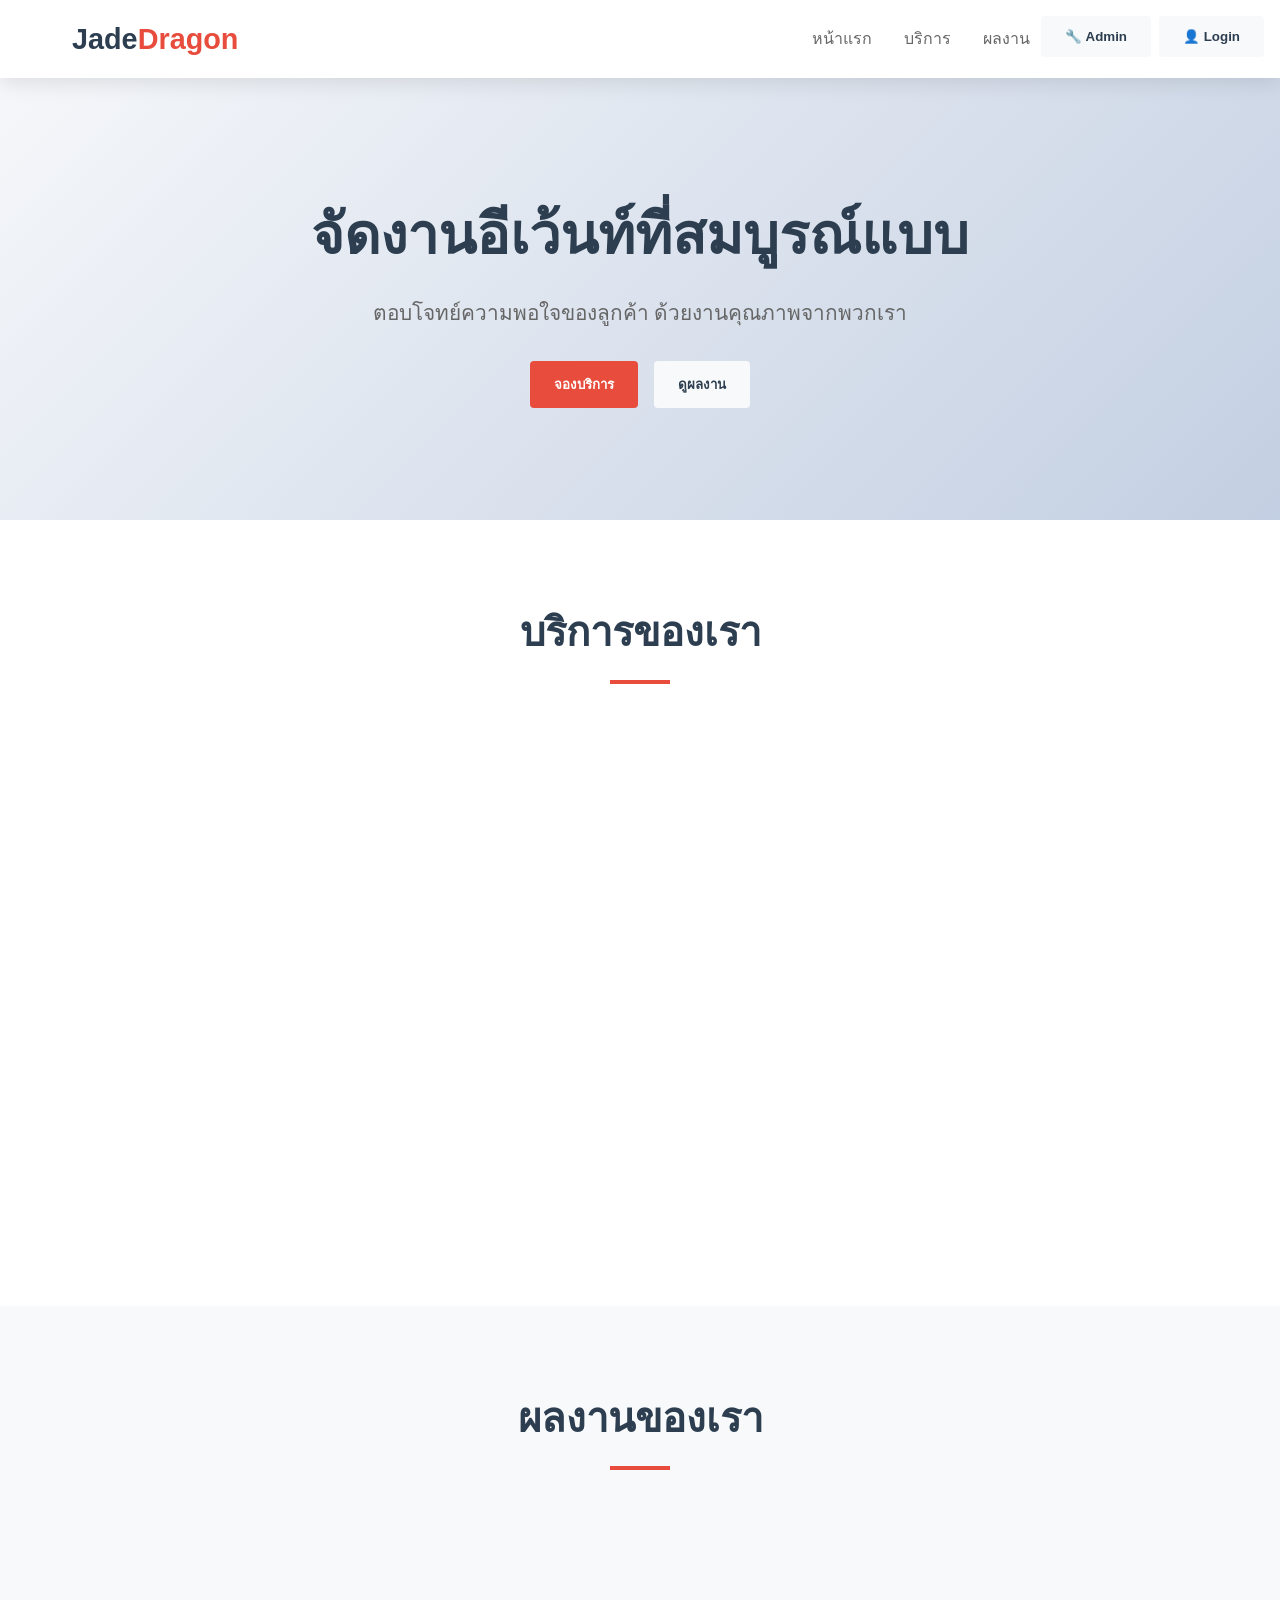
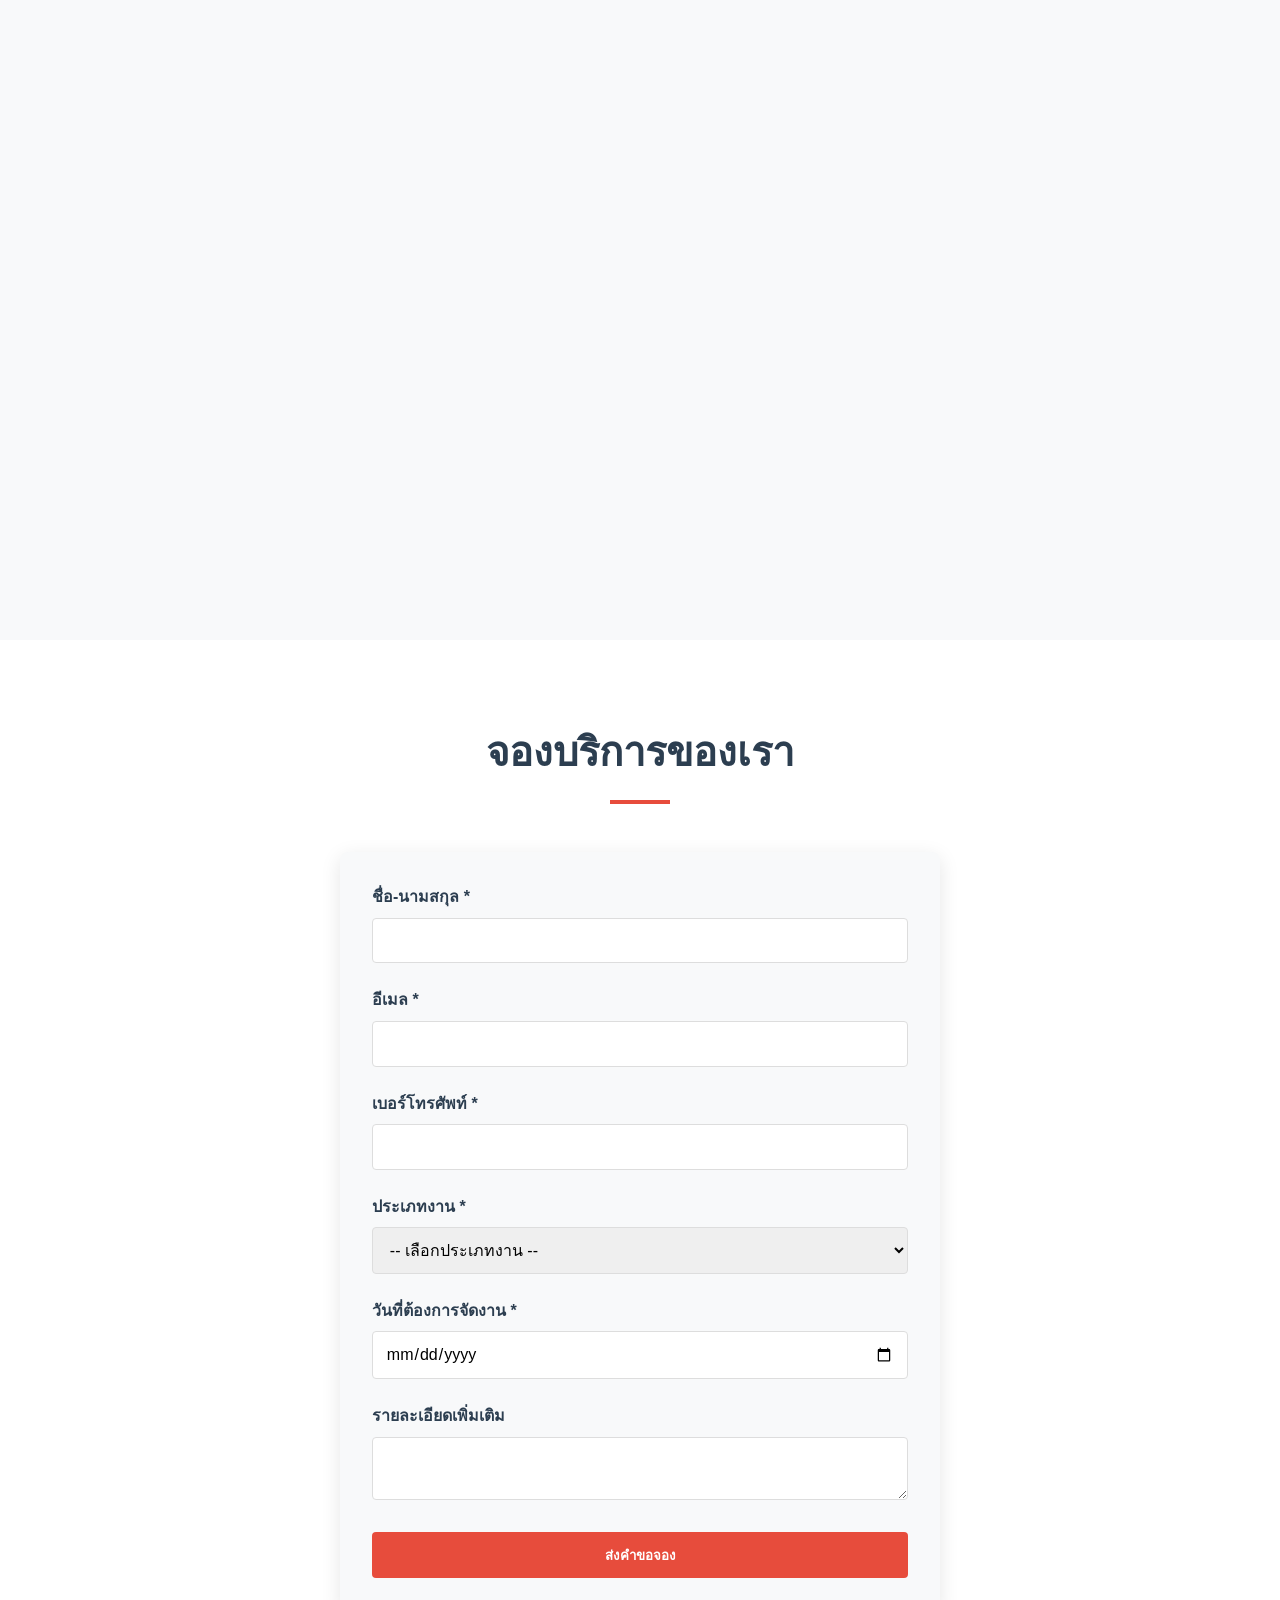
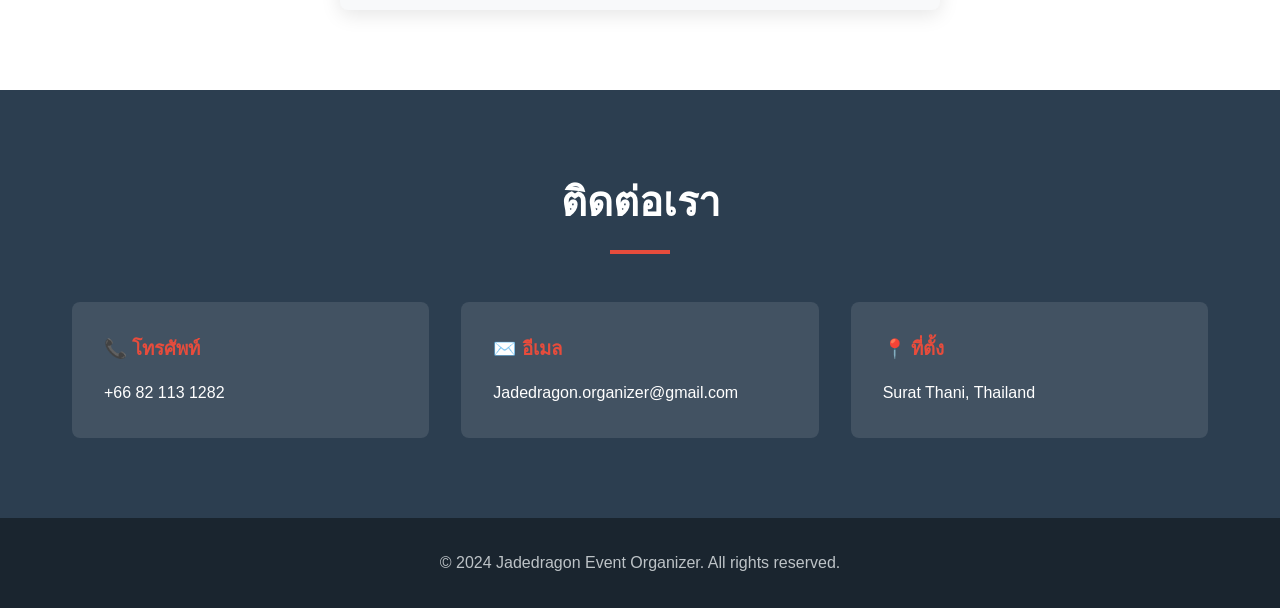
<file: index-backup.html>
<!DOCTYPE html>
<html lang="th">
<head>
    <meta charset="UTF-8">
    <meta name="viewport" content="width=device-width, initial-scale=1.0">
    <title>Jadedragon Event Organizer - CMS with Members</title>
    <style>
        * {
            margin: 0;
            padding: 0;
            box-sizing: border-box;
        }

        :root {
            --primary-color: #e74c3c;
            --primary-dark: #c0392b;
            --text-dark: #2c3e50;
            --text-light: #666;
            --bg-light: #f8f9fa;
            --bg-white: #ffffff;
            --shadow: 0 5px 20px rgba(0, 0, 0, 0.1);
            --shadow-hover: 0 10px 40px rgba(0, 0, 0, 0.15);
            --success: #27ae60;
            --danger: #e74c3c;
        }

        html {
            scroll-behavior: smooth;
        }

        body {
            font-family: 'Segoe UI', Tahoma, Geneva, Verdana, sans-serif;
            line-height: 1.6;
            color: var(--text-dark);
            background-color: var(--bg-light);
        }

        .container {
            max-width: 1200px;
            margin: 0 auto;
            padding: 0 2rem;
        }

        /* Modal */
        .modal {
            display: none;
            position: fixed;
            top: 0;
            left: 0;
            width: 100%;
            height: 100%;
            background: rgba(0, 0, 0, 0.7);
            z-index: 2000;
            align-items: center;
            justify-content: center;
        }

        .modal.active {
            display: flex;
        }

        .modal-content {
            background: white;
            border-radius: 8px;
            padding: 2rem;
            max-width: 500px;
            width: 90%;
            box-shadow: var(--shadow-hover);
        }

        .modal-header {
            display: flex;
            justify-content: space-between;
            align-items: center;
            margin-bottom: 1.5rem;
            border-bottom: 2px solid var(--bg-light);
            padding-bottom: 1rem;
        }

        .modal-header h2 {
            color: var(--text-dark);
        }

        .close-btn {
            background: none;
            border: none;
            font-size: 1.5rem;
            cursor: pointer;
            color: var(--text-light);
        }

        /* Admin Controls */
        .admin-controls {
            position: fixed;
            top: 1rem;
            right: 1rem;
            z-index: 1000;
            display: flex;
            gap: 0.5rem;
        }

        .btn {
            display: inline-block;
            padding: 0.8rem 1.5rem;
            border: none;
            border-radius: 4px;
            cursor: pointer;
            font-weight: 600;
            transition: all 0.3s ease;
            text-decoration: none;
        }

        .btn-primary {
            background: var(--primary-color);
            color: white;
        }

        .btn-primary:hover {
            background: var(--primary-dark);
            transform: translateY(-2px);
        }

        .btn-secondary {
            background: var(--bg-light);
            color: var(--text-dark);
        }

        .btn-secondary:hover {
            background: #e0e0e0;
        }

        .btn-danger {
            background: var(--danger);
            color: white;
        }

        .btn-danger:hover {
            background: #c0392b;
        }

        .btn-success {
            background: var(--success);
            color: white;
        }

        .btn-success:hover {
            background: #229954;
        }

        /* Header */
        header {
            background: var(--bg-white);
            padding: 1rem 0;
            box-shadow: var(--shadow);
            position: sticky;
            top: 0;
            z-index: 100;
        }

        .header-content {
            display: flex;
            justify-content: space-between;
            align-items: center;
        }

        .logo {
            font-size: 1.8rem;
            font-weight: 700;
            color: var(--text-dark);
        }

        .logo span {
            color: var(--primary-color);
        }

        .header-right {
            display: flex;
            align-items: center;
            gap: 1rem;
        }

        nav ul {
            display: flex;
            list-style: none;
            gap: 2rem;
        }

        nav a {
            text-decoration: none;
            color: var(--text-light);
            font-weight: 500;
            transition: all 0.3s ease;
        }

        nav a:hover {
            color: var(--primary-color);
        }

        .user-menu {
            display: flex;
            align-items: center;
            gap: 1rem;
        }

        .user-avatar {
            width: 40px;
            height: 40px;
            border-radius: 50%;
            background: var(--primary-color);
            color: white;
            display: flex;
            align-items: center;
            justify-content: center;
            font-weight: 700;
            cursor: pointer;
        }

        .user-dropdown {
            position: absolute;
            top: 60px;
            right: 1rem;
            background: white;
            border-radius: 4px;
            box-shadow: var(--shadow);
            min-width: 200px;
            display: none;
            z-index: 1001;
        }

        .user-dropdown.active {
            display: block;
        }

        .user-dropdown a,
        .user-dropdown button {
            display: block;
            width: 100%;
            padding: 0.8rem 1rem;
            text-align: left;
            background: none;
            border: none;
            cursor: pointer;
            color: var(--text-dark);
            transition: all 0.3s ease;
            text-decoration: none;
        }

        .user-dropdown a:hover,
        .user-dropdown button:hover {
            background: var(--bg-light);
            color: var(--primary-color);
        }

        /* Form */
        .form-group {
            margin-bottom: 1.5rem;
        }

        .form-group label {
            display: block;
            margin-bottom: 0.5rem;
            color: var(--text-dark);
            font-weight: 600;
        }

        .form-group input,
        .form-group textarea,
        .form-group select {
            width: 100%;
            padding: 0.8rem;
            border: 1px solid #ddd;
            border-radius: 4px;
            font-family: inherit;
            font-size: 1rem;
        }

        .form-group input:focus,
        .form-group textarea:focus,
        .form-group select:focus {
            outline: none;
            border-color: var(--primary-color);
            box-shadow: 0 0 0 3px rgba(231, 76, 60, 0.1);
        }

        /* Hero Section */
        .hero {
            background: linear-gradient(135deg, #f5f7fa 0%, #c3cfe2 100%);
            padding: 7rem 0;
            text-align: center;
        }

        .hero-content h1 {
            font-size: 3.5rem;
            color: var(--text-dark);
            margin-bottom: 1rem;
        }

        .hero-content p {
            font-size: 1.3rem;
            color: var(--text-light);
            margin-bottom: 2rem;
        }

        .btn-group {
            display: flex;
            gap: 1rem;
            justify-content: center;
        }

        /* Services Section */
        .services {
            padding: 5rem 0;
            background: var(--bg-white);
        }

        .section-title {
            text-align: center;
            font-size: 2.5rem;
            color: var(--text-dark);
            margin-bottom: 3rem;
            position: relative;
        }

        .section-title::after {
            content: '';
            display: block;
            width: 60px;
            height: 4px;
            background: var(--primary-color);
            margin: 1rem auto 0;
        }

        .services-grid {
            display: grid;
            grid-template-columns: repeat(auto-fit, minmax(280px, 1fr));
            gap: 2rem;
        }

        .service-card {
            background: var(--bg-light);
            padding: 2rem;
            border-radius: 8px;
            text-align: center;
            transition: all 0.3s ease;
            border-top: 3px solid transparent;
        }

        .service-card:hover {
            transform: translateY(-5px);
            box-shadow: var(--shadow-hover);
            border-top-color: var(--primary-color);
        }

        .service-icon {
            font-size: 3rem;
            margin-bottom: 1rem;
        }

        .service-card h3 {
            color: var(--text-dark);
            margin-bottom: 1rem;
        }

        .service-card p {
            color: var(--text-light);
        }

        /* Portfolio Section */
        .portfolio {
            padding: 5rem 0;
            background: var(--bg-light);
        }

        .portfolio-grid {
            display: grid;
            grid-template-columns: repeat(auto-fit, minmax(250px, 1fr));
            gap: 1.5rem;
        }

        .portfolio-item {
            background: var(--bg-white);
            border-radius: 8px;
            overflow: hidden;
            box-shadow: var(--shadow);
            transition: all 0.3s ease;
        }

        .portfolio-item:hover {
            transform: scale(1.05);
            box-shadow: var(--shadow-hover);
        }

        .portfolio-image {
            width: 100%;
            height: 200px;
            background: linear-gradient(135deg, #667eea 0%, #764ba2 100%);
            display: flex;
            align-items: center;
            justify-content: center;
            color: white;
            font-size: 3rem;
            position: relative;
        }

        .portfolio-favorite {
            position: absolute;
            top: 10px;
            right: 10px;
            background: white;
            border: none;
            width: 40px;
            height: 40px;
            border-radius: 50%;
            cursor: pointer;
            font-size: 1.5rem;
            display: flex;
            align-items: center;
            justify-content: center;
        }

        .portfolio-favorite.liked {
            color: var(--danger);
        }

        .portfolio-info {
            padding: 1.5rem;
        }

        .portfolio-info h3 {
            color: var(--text-dark);
            margin-bottom: 0.5rem;
        }

        .portfolio-info p {
            color: #999;
            font-size: 0.9rem;
        }

        /* Booking Section */
        .booking {
            padding: 5rem 0;
            background: var(--bg-white);
        }

        .booking-form {
            max-width: 600px;
            margin: 0 auto;
            background: var(--bg-light);
            padding: 2rem;
            border-radius: 8px;
            box-shadow: var(--shadow);
        }

        /* Member Dashboard */
        .member-dashboard {
            padding: 3rem 0;
            background: var(--bg-light);
        }

        .dashboard-grid {
            display: grid;
            grid-template-columns: repeat(auto-fit, minmax(250px, 1fr));
            gap: 2rem;
            margin-bottom: 3rem;
        }

        .dashboard-card {
            background: white;
            padding: 2rem;
            border-radius: 8px;
            box-shadow: var(--shadow);
        }

        .dashboard-card h3 {
            color: var(--primary-color);
            margin-bottom: 1rem;
        }

        .booking-history {
            background: white;
            padding: 2rem;
            border-radius: 8px;
            box-shadow: var(--shadow);
        }

        .booking-item {
            padding: 1rem;
            border-left: 3px solid var(--primary-color);
            margin-bottom: 1rem;
            background: var(--bg-light);
            border-radius: 4px;
        }

        .booking-item.pending {
            border-left-color: #f39c12;
        }

        .booking-item.confirmed {
            border-left-color: var(--success);
        }

        .booking-item.cancelled {
            border-left-color: var(--danger);
        }

        /* Contact Section */
        .contact {
            padding: 5rem 0;
            background: var(--text-dark);
            color: white;
        }

        .contact .section-title {
            color: white;
        }

        .contact-grid {
            display: grid;
            grid-template-columns: repeat(auto-fit, minmax(250px, 1fr));
            gap: 2rem;
        }

        .contact-item {
            background: rgba(255, 255, 255, 0.1);
            padding: 2rem;
            border-radius: 8px;
        }

        .contact-item h3 {
            color: var(--primary-color);
            margin-bottom: 1rem;
        }

        .contact-item a {
            color: inherit;
            text-decoration: none;
        }

        .contact-item a:hover {
            color: var(--primary-color);
        }

        /* Footer */
        footer {
            background: #1a252f;
            color: #bdc3c7;
            text-align: center;
            padding: 2rem 0;
        }

        /* Toast */
        .toast {
            position: fixed;
            bottom: 2rem;
            left: 2rem;
            background: var(--primary-color);
            color: white;
            padding: 1rem 1.5rem;
            border-radius: 4px;
            box-shadow: var(--shadow-hover);
            z-index: 3000;
        }

        .toast.success {
            background: var(--success);
        }

        .toast.error {
            background: var(--danger);
        }

        /* Responsive */
        @media (max-width: 768px) {
            .hero-content h1 {
                font-size: 2rem;
            }

            nav ul {
                gap: 1rem;
                font-size: 0.9rem;
            }

            .btn-group {
                flex-direction: column;
            }

            .admin-controls {
                flex-direction: column;
                gap: 0.3rem;
            }
        }

        .fade-in {
            opacity: 0;
            transform: translateY(20px);
            transition: all 0.6s ease;
        }

        .fade-in.visible {
            opacity: 1;
            transform: translateY(0);
        }

        .hidden {
            display: none;
        }

        .admin-panel {
            display: none;
            position: fixed;
            top: 0;
            left: 0;
            width: 100%;
            height: 100%;
            background: rgba(0, 0, 0, 0.7);
            z-index: 2000;
            overflow-y: auto;
        }

        .admin-panel.active {
            display: flex;
            align-items: center;
            justify-content: center;
        }

        .admin-content {
            background: white;
            border-radius: 8px;
            padding: 2rem;
            max-width: 800px;
            width: 90%;
            max-height: 90vh;
            overflow-y: auto;
            box-shadow: var(--shadow-hover);
        }

        .admin-tabs {
            display: flex;
            gap: 1rem;
            margin-bottom: 2rem;
            border-bottom: 2px solid var(--bg-light);
        }

        .admin-tab {
            background: none;
            border: none;
            padding: 0.8rem 1.5rem;
            cursor: pointer;
            color: var(--text-light);
            font-weight: 600;
            transition: all 0.3s ease;
            border-bottom: 3px solid transparent;
        }

        .admin-tab.active {
            color: var(--primary-color);
            border-bottom-color: var(--primary-color);
        }

        .admin-section {
            display: none;
        }

        .admin-section.active {
            display: block;
        }

        .item-list {
            margin-top: 1rem;
        }

        .item-row {
            background: white;
            padding: 1rem;
            margin-bottom: 0.5rem;
            border-radius: 4px;
            display: flex;
            justify-content: space-between;
            align-items: center;
        }

        .item-row button {
            padding: 0.4rem 0.8rem;
            font-size: 0.85rem;
        }
    </style>
</head>
<body>
    <!-- Admin Controls -->
    <div class="admin-controls">
        <button class="btn btn-secondary" id="adminToggle" onclick="toggleAdminPanel()">🔧 Admin</button>
        <button class="btn btn-secondary" id="loginToggle" onclick="toggleLoginModal()">👤 Login</button>
    </div>

    <!-- Admin Panel -->
    <div class="admin-panel" id="adminPanel">
        <div class="admin-content">
            <div class="modal-header">
                <h2>Admin Dashboard</h2>
                <button class="close-btn" onclick="toggleAdminPanel()">✕</button>
            </div>

            <div class="admin-tabs">
                <button class="admin-tab active" onclick="switchAdminTab('business')">ข้อมูลธุรกิจ</button>
                <button class="admin-tab" onclick="switchAdminTab('services')">บริการ</button>
                <button class="admin-tab" onclick="switchAdminTab('portfolio')">ผลงาน</button>
                <button class="admin-tab" onclick="switchAdminTab('members')">สมาชิก</button>
                <button class="admin-tab" onclick="switchAdminTab('bookings')">การจอง</button>
            </div>

            <!-- Business Tab -->
            <div class="admin-section active" id="business-tab">
                <h3>ข้อมูลธุรกิจ</h3>
                <div class="form-group">
                    <label>ชื่อบริษัท</label>
                    <input type="text" id="businessName">
                </div>
                <div class="form-group">
                    <label>สโลแกน</label>
                    <input type="text" id="businessSlogan">
                </div>
                <button class="btn btn-primary" onclick="saveBusinessInfo()">บันทึก</button>
            </div>

            <!-- Services Tab -->
            <div class="admin-section" id="services-tab">
                <h3>จัดการบริการ</h3>
                <div class="form-group">
                    <label>ไอคอน</label>
                    <input type="text" id="serviceIcon" placeholder="emoji">
                </div>
                <div class="form-group">
                    <label>ชื่อบริการ</label>
                    <input type="text" id="serviceName">
                </div>
                <div class="form-group">
                    <label>คำอธิบาย</label>
                    <textarea id="serviceDescription"></textarea>
                </div>
                <button class="btn btn-primary" onclick="addService()">เพิ่มบริการ</button>
                <div class="item-list" id="servicesList"></div>
            </div>

            <!-- Portfolio Tab -->
            <div class="admin-section" id="portfolio-tab">
                <h3>จัดการผลงาน</h3>
                <div class="form-group">
                    <label>ไอคอน</label>
                    <input type="text" id="portfolioIcon" placeholder="emoji">
                </div>
                <div class="form-group">
                    <label>ชื่องาน</label>
                    <input type="text" id="portfolioTitle">
                </div>
                <div class="form-group">
                    <label>คำอธิบาย</label>
                    <textarea id="portfolioDescription"></textarea>
                </div>
                <button class="btn btn-primary" onclick="addPortfolio()">เพิ่มผลงาน</button>
                <div class="item-list" id="portfolioList"></div>
            </div>

            <!-- Members Tab -->
            <div class="admin-section" id="members-tab">
                <h3>จัดการสมาชิก</h3>
                <div class="item-list" id="membersList"></div>
            </div>

            <!-- Bookings Tab -->
            <div class="admin-section" id="bookings-tab">
                <h3>จัดการการจอง</h3>
                <div class="item-list" id="bookingsList"></div>
            </div>
        </div>
    </div>

    <!-- Login Modal -->
    <div class="modal" id="loginModal">
        <div class="modal-content">
            <div class="modal-header">
                <h2>เข้าสู่ระบบ</h2>
                <button class="close-btn" onclick="toggleLoginModal()">✕</button>
            </div>
            <form onsubmit="handleLogin(event)">
                <div class="form-group">
                    <label>อีเมล</label>
                    <input type="email" id="loginEmail" required>
                </div>
                <div class="form-group">
                    <label>รหัสผ่าน</label>
                    <input type="password" id="loginPassword" required>
                </div>
                <button type="submit" class="btn btn-primary" style="width: 100%;">เข้าสู่ระบบ</button>
                <p style="text-align: center; margin-top: 1rem;">
                    ยังไม่มีบัญชี? <a href="#" onclick="toggleSignupModal()">สมัครสมาชิก</a>
                </p>
            </form>
        </div>
    </div>

    <!-- Signup Modal -->
    <div class="modal" id="signupModal">
        <div class="modal-content">
            <div class="modal-header">
                <h2>สมัครสมาชิก</h2>
                <button class="close-btn" onclick="toggleSignupModal()">✕</button>
            </div>
            <form onsubmit="handleSignup(event)">
                <div class="form-group">
                    <label>ชื่อ-นามสกุล</label>
                    <input type="text" id="signupName" required>
                </div>
                <div class="form-group">
                    <label>อีเมล</label>
                    <input type="email" id="signupEmail" required>
                </div>
                <div class="form-group">
                    <label>เบอร์โทรศัพท์</label>
                    <input type="tel" id="signupPhone" required>
                </div>
                <div class="form-group">
                    <label>รหัสผ่าน</label>
                    <input type="password" id="signupPassword" required>
                </div>
                <button type="submit" class="btn btn-primary" style="width: 100%;">สมัครสมาชิก</button>
            </form>
        </div>
    </div>

    <!-- Header -->
    <header>
        <div class="container">
            <div class="header-content">
                <div class="logo">Jade<span>Dragon</span></div>
                <div class="header-right">
                    <nav>
                        <ul>
                            <li><a href="#home">หน้าแรก</a></li>
                            <li><a href="#services">บริการ</a></li>
                            <li><a href="#portfolio">ผลงาน</a></li>
                            <li><a href="#booking">จองบริการ</a></li>
                            <li><a href="#contact">ติดต่อ</a></li>
                        </ul>
                    </nav>
                    <div class="user-menu" id="userMenu" style="display: none;">
                        <div class="user-avatar" id="userAvatar" onclick="toggleUserDropdown()">👤</div>
                        <div class="user-dropdown" id="userDropdown">
                            <a href="#" onclick="goToDashboard()">📊 Dashboard</a>
                            <a href="#" onclick="viewFavorites()">❤️ รายการโปรด</a>
                            <a href="#" onclick="viewBookings()">📋 การจองของฉัน</a>
                            <button onclick="handleLogout()">🚪 ออกจากระบบ</button>
                        </div>
                    </div>
                </div>
            </div>
        </div>
    </header>

    <!-- Hero Section -->
    <section class="hero" id="home">
        <div class="container">
            <div class="hero-content">
                <h1 id="heroTitle">จัดงานอีเว้นท์ที่สมบูรณ์แบบ</h1>
                <p id="heroSubtitle">ตอบโจทย์ความพอใจของลูกค้า ด้วยงานคุณภาพจากพวกเรา</p>
                <div class="btn-group">
                    <button class="btn btn-primary" onclick="document.getElementById('booking').scrollIntoView({behavior: 'smooth'})">จองบริการ</button>
                    <button class="btn btn-secondary" onclick="document.getElementById('portfolio').scrollIntoView({behavior: 'smooth'})">ดูผลงาน</button>
                </div>
            </div>
        </div>
    </section>

    <!-- Services Section -->
    <section class="services" id="services">
        <div class="container">
            <h2 class="section-title">บริการของเรา</h2>
            <div class="services-grid" id="servicesGrid"></div>
        </div>
    </section>

    <!-- Portfolio Section -->
    <section class="portfolio" id="portfolio">
        <div class="container">
            <h2 class="section-title">ผลงานของเรา</h2>
            <div class="portfolio-grid" id="portfolioGrid"></div>
        </div>
    </section>

    <!-- Booking Section -->
    <section class="booking" id="booking">
        <div class="container">
            <h2 class="section-title">จองบริการของเรา</h2>
            <form class="booking-form" onsubmit="handleBooking(event)">
                <div class="form-group">
                    <label>ชื่อ-นามสกุล *</label>
                    <input type="text" id="bookingName" required>
                </div>
                <div class="form-group">
                    <label>อีเมล *</label>
                    <input type="email" id="bookingEmail" required>
                </div>
                <div class="form-group">
                    <label>เบอร์โทรศัพท์ *</label>
                    <input type="tel" id="bookingPhone" required>
                </div>
                <div class="form-group">
                    <label>ประเภทงาน *</label>
                    <select id="bookingType" required>
                        <option value="">-- เลือกประเภทงาน --</option>
                        <option value="wedding">งานแต่งงาน</option>
                        <option value="party">งานเลี้ยง</option>
                        <option value="corporate">งานธุรกิจ</option>
                        <option value="graduation">งานสำเร็จการศึกษา</option>
                        <option value="other">อื่น ๆ</option>
                    </select>
                </div>
                <div class="form-group">
                    <label>วันที่ต้องการจัดงาน *</label>
                    <input type="date" id="bookingDate" required>
                </div>
                <div class="form-group">
                    <label>รายละเอียดเพิ่มเติม</label>
                    <textarea id="bookingDetails"></textarea>
                </div>
                <button type="submit" class="btn btn-primary" style="width: 100%;">ส่งคำขอจอง</button>
            </form>
        </div>
    </section>

    <!-- Member Dashboard -->
    <section class="member-dashboard" id="dashboard" style="display: none;">
        <div class="container">
            <h2 class="section-title">Dashboard</h2>
            <div class="dashboard-grid">
                <div class="dashboard-card">
                    <h3>👤 โปรไฟล์</h3>
                    <p id="profileName"></p>
                    <p id="profileEmail"></p>
                    <p id="profilePhone"></p>
                </div>
                <div class="dashboard-card">
                    <h3>📋 การจองทั้งหมด</h3>
                    <p id="totalBookings">0</p>
                </div>
                <div class="dashboard-card">
                    <h3>❤️ รายการโปรด</h3>
                    <p id="totalFavorites">0</p>
                </div>
            </div>
            <div class="booking-history">
                <h3>ประวัติการจอง</h3>
                <div id="userBookingsList"></div>
            </div>
        </div>
    </section>

    <!-- Contact Section -->
    <section class="contact" id="contact">
        <div class="container">
            <h2 class="section-title">ติดต่อเรา</h2>
            <div class="contact-grid">
                <div class="contact-item">
                    <h3>📞 โทรศัพท์</h3>
                    <p><a href="tel:+66821131282">+66 82 113 1282</a></p>
                </div>
                <div class="contact-item">
                    <h3>✉️ อีเมล</h3>
                    <p><a href="mailto:Jadedragon.organizer@gmail.com">Jadedragon.organizer@gmail.com</a></p>
                </div>
                <div class="contact-item">
                    <h3>📍 ที่ตั้ง</h3>
                    <p>Surat Thani, Thailand</p>
                </div>
            </div>
        </div>
    </section>

    <!-- Footer -->
    <footer>
        <div class="container">
            <p>&copy; 2024 Jadedragon Event Organizer. All rights reserved.</p>
        </div>
    </footer>

    <script>
        // Default Data
        const defaultData = {
            business: {
                name: 'Jadedragon Event Organizer',
                slogan: 'ตอบโจทย์ความพอใจของลูกค้า ด้วยงานคุณภาพจากพวกเรา'
            },
            services: [
                { icon: '🎬', name: 'วิดีโอและการถ่ายภาพ', description: 'บันทึกภาพและวิดีโอคุณภาพสูง' },
                { icon: '🎪', name: 'จัดงานเต็มรูปแบบ', description: 'ออกแบบและจัดการงานทุกประเภท' },
                { icon: '📡', name: 'ถ่ายทอดสดออนไลน์', description: 'ถ่ายทอดสดงานของคุณไปยังผู้ชมทั่วโลก' },
                { icon: '🎨', name: 'ออกแบบและตกแต่ง', description: 'ออกแบบสถานที่ที่สวยงาม' },
                { icon: '🎤', name: 'ระบบเสียงและแสง', description: 'ระบบเสียงและแสงมืออาชีพ' },
                { icon: '📊', name: 'จัดการโครงการ', description: 'จัดการทุกด้านของงาน' }
            ],
            portfolio: [
                { icon: '🎉', title: 'งานเลี้ยงสังสรรค์', description: 'งานเลี้ยงสังสรรค์ขนาดใหญ่' },
                { icon: '💒', title: 'งานแต่งงาน', description: 'งานแต่งงานหรูหรา' },
                { icon: '🎓', title: 'งานสำเร็จการศึกษา', description: 'งานสำเร็จการศึกษา' },
                { icon: '🏢', title: 'งานสัมมนาธุรกิจ', description: 'งานสัมมนาธุรกิจ' },
                { icon: '🎭', title: 'งานแสดงศิลป์', description: 'งานแสดงศิลป์' },
                { icon: '🎪', title: 'งานกีฬา', description: 'งานกีฬา' }
            ]
        };

        let appData = JSON.parse(localStorage.getItem('jadedragonData')) || defaultData;
        let currentUser = JSON.parse(localStorage.getItem('currentUser')) || null;
        let users = JSON.parse(localStorage.getItem('jadedragonUsers')) || [];
        let bookings = JSON.parse(localStorage.getItem('jadedragonBookings')) || [];
        let favorites = JSON.parse(localStorage.getItem('jadedragonFavorites')) || [];

        function saveData() {
            localStorage.setItem('jadedragonData', JSON.stringify(appData));
        }

        function saveUsers() {
            localStorage.setItem('jadedragonUsers', JSON.stringify(users));
        }

        function saveBookings() {
            localStorage.setItem('jadedragonBookings', JSON.stringify(bookings));
        }

        function saveFavorites() {
            localStorage.setItem('jadedragonFavorites', JSON.stringify(favorites));
        }

        function init() {
            renderServices();
            renderPortfolio();
            updateUserMenu();
            loadAdminData();
        }

        function renderServices() {
            const grid = document.getElementById('servicesGrid');
            grid.innerHTML = appData.services.map(service => `
                <div class="service-card fade-in">
                    <div class="service-icon">${service.icon}</div>
                    <h3>${service.name}</h3>
                    <p>${service.description}</p>
                </div>
            `).join('');
        }

        function renderPortfolio() {
            const grid = document.getElementById('portfolioGrid');
            grid.innerHTML = appData.portfolio.map((item, index) => `
                <div class="portfolio-item fade-in">
                    <div class="portfolio-image">
                        ${item.icon}
                        ${currentUser ? `<button class="portfolio-favorite ${favorites.includes(index) ? 'liked' : ''}" onclick="toggleFavorite(${index})">❤️</button>` : ''}
                    </div>
                    <div class="portfolio-info">
                        <h3>${item.title}</h3>
                        <p>${item.description}</p>
                    </div>
                </div>
            `).join('');
        }

        function toggleFavorite(index) {
            if (!currentUser) {
                showToast('กรุณาเข้าสู่ระบบก่อน', 'error');
                return;
            }
            const idx = favorites.indexOf(index);
            if (idx > -1) {
                favorites.splice(idx, 1);
            } else {
                favorites.push(index);
            }
            saveFavorites();
            renderPortfolio();
        }

        function toggleLoginModal() {
            document.getElementById('loginModal').classList.toggle('active');
        }

        function toggleSignupModal() {
            document.getElementById('signupModal').classList.toggle('active');
            document.getElementById('loginModal').classList.remove('active');
        }

        function handleLogin(event) {
            event.preventDefault();
            const email = document.getElementById('loginEmail').value;
            const password = document.getElementById('loginPassword').value;

            const user = users.find(u => u.email === email && u.password === password);
            if (user) {
                currentUser = user;
                localStorage.setItem('currentUser', JSON.stringify(user));
                updateUserMenu();
                toggleLoginModal();
                showToast('เข้าสู่ระบบสำเร็จ!', 'success');
            } else {
                showToast('อีเมลหรือรหัสผ่านไม่ถูกต้อง', 'error');
            }
        }

        function handleSignup(event) {
            event.preventDefault();
            const name = document.getElementById('signupName').value;
            const email = document.getElementById('signupEmail').value;
            const phone = document.getElementById('signupPhone').value;
            const password = document.getElementById('signupPassword').value;

            if (users.find(u => u.email === email)) {
                showToast('อีเมลนี้มีการลงทะเบียนแล้ว', 'error');
                return;
            }

            const newUser = { id: Date.now(), name, email, phone, password, joinDate: new Date().toLocaleDateString('th-TH') };
            users.push(newUser);
            saveUsers();
            currentUser = newUser;
            localStorage.setItem('currentUser', JSON.stringify(newUser));
            updateUserMenu();
            toggleSignupModal();
            showToast('สมัครสมาชิกสำเร็จ!', 'success');
        }

        function handleLogout() {
            currentUser = null;
            localStorage.removeItem('currentUser');
            updateUserMenu();
            document.getElementById('dashboard').style.display = 'none';
            showToast('ออกจากระบบสำเร็จ', 'success');
        }

        function updateUserMenu() {
            const userMenu = document.getElementById('userMenu');
            const loginToggle = document.getElementById('loginToggle');
            if (currentUser) {
                userMenu.style.display = 'flex';
                loginToggle.style.display = 'none';
                document.getElementById('userAvatar').textContent = currentUser.name.charAt(0).toUpperCase();
            } else {
                userMenu.style.display = 'none';
                loginToggle.style.display = 'block';
            }
        }

        function toggleUserDropdown() {
            document.getElementById('userDropdown').classList.toggle('active');
        }

        function goToDashboard() {
            document.getElementById('dashboard').style.display = 'block';
            document.getElementById('profileName').textContent = `ชื่อ: ${currentUser.name}`;
            document.getElementById('profileEmail').textContent = `อีเมล: ${currentUser.email}`;
            document.getElementById('profilePhone').textContent = `โทรศัพท์: ${currentUser.phone}`;
            const userBookings = bookings.filter(b => b.userId === currentUser.id);
            document.getElementById('totalBookings').textContent = userBookings.length;
            document.getElementById('totalFavorites').textContent = favorites.length;
            renderUserBookings();
            document.getElementById('dashboard').scrollIntoView({ behavior: 'smooth' });
        }

        function renderUserBookings() {
            const userBookings = bookings.filter(b => b.userId === currentUser.id);
            const list = document.getElementById('userBookingsList');
            list.innerHTML = userBookings.map(b => `
                <div class="booking-item ${b.status}">
                    <strong>${b.eventType}</strong> - ${b.date}
                    <p>สถานะ: ${b.status}</p>
                </div>
            `).join('');
        }

        function handleBooking(event) {
            event.preventDefault();
            if (!currentUser) {
                showToast('กรุณาเข้าสู่ระบบก่อน', 'error');
                toggleLoginModal();
                return;
            }

            const booking = {
                id: Date.now(),
                userId: currentUser.id,
                name: document.getElementById('bookingName').value,
                email: document.getElementById('bookingEmail').value,
                phone: document.getElementById('bookingPhone').value,
                eventType: document.getElementById('bookingType').value,
                date: document.getElementById('bookingDate').value,
                details: document.getElementById('bookingDetails').value,
                status: 'pending',
                bookingDate: new Date().toLocaleDateString('th-TH')
            };

            bookings.push(booking);
            saveBookings();
            event.target.reset();
            showToast('ส่งคำขอจองสำเร็จ!', 'success');
        }

        function toggleAdminPanel() {
            document.getElementById('adminPanel').classList.toggle('active');
        }

        function switchAdminTab(tab) {
            document.querySelectorAll('.admin-section').forEach(el => el.classList.remove('active'));
            document.querySelectorAll('.admin-tab').forEach(el => el.classList.remove('active'));
            document.getElementById(tab + '-tab').classList.add('active');
            event.target.classList.add('active');
        }

        function loadAdminData() {
            document.getElementById('businessName').value = appData.business.name;
            document.getElementById('businessSlogan').value = appData.business.slogan;
            renderServicesList();
            renderPortfolioList();
            renderMembersList();
            renderBookingsList();
        }

        function saveBusinessInfo() {
            appData.business.name = document.getElementById('businessName').value;
            appData.business.slogan = document.getElementById('businessSlogan').value;
            saveData();
            showToast('บันทึกสำเร็จ!', 'success');
        }

        function addService() {
            const icon = document.getElementById('serviceIcon').value;
            const name = document.getElementById('serviceName').value;
            const description = document.getElementById('serviceDescription').value;

            if (!icon || !name || !description) {
                showToast('กรุณากรอกข้อมูลให้ครบถ้วน', 'error');
                return;
            }

            appData.services.push({ icon, name, description });
            saveData();
            renderServices();
            renderServicesList();
            document.getElementById('serviceIcon').value = '';
            document.getElementById('serviceName').value = '';
            document.getElementById('serviceDescription').value = '';
            showToast('เพิ่มบริการสำเร็จ!', 'success');
        }

        function deleteService(index) {
            appData.services.splice(index, 1);
            saveData();
            renderServices();
            renderServicesList();
        }

        function renderServicesList() {
            const list = document.getElementById('servicesList');
            list.innerHTML = appData.services.map((service, index) => `
                <div class="item-row">
                    <span>${service.icon} ${service.name}</span>
                    <button class="btn btn-danger" onclick="deleteService(${index})">ลบ</button>
                </div>
            `).join('');
        }

        function addPortfolio() {
            const icon = document.getElementById('portfolioIcon').value;
            const title = document.getElementById('portfolioTitle').value;
            const description = document.getElementById('portfolioDescription').value;

            if (!icon || !title || !description) {
                showToast('กรุณากรอกข้อมูลให้ครบถ้วน', 'error');
                return;
            }

            appData.portfolio.push({ icon, title, description });
            saveData();
            renderPortfolio();
            renderPortfolioList();
            document.getElementById('portfolioIcon').value = '';
            document.getElementById('portfolioTitle').value = '';
            document.getElementById('portfolioDescription').value = '';
            showToast('เพิ่มผลงานสำเร็จ!', 'success');
        }

        function deletePortfolio(index) {
            appData.portfolio.splice(index, 1);
            saveData();
            renderPortfolio();
            renderPortfolioList();
        }

        function renderPortfolioList() {
            const list = document.getElementById('portfolioList');
            list.innerHTML = appData.portfolio.map((item, index) => `
                <div class="item-row">
                    <span>${item.icon} ${item.title}</span>
                    <button class="btn btn-danger" onclick="deletePortfolio(${index})">ลบ</button>
                </div>
            `).join('');
        }

        function renderMembersList() {
            const list = document.getElementById('membersList');
            list.innerHTML = users.map(user => `
                <div class="item-row">
                    <span>${user.name} (${user.email})</span>
                    <span>${user.joinDate}</span>
                </div>
            `).join('');
        }

        function renderBookingsList() {
            const list = document.getElementById('bookingsList');
            list.innerHTML = bookings.map(booking => `
                <div class="item-row">
                    <span>${booking.name} - ${booking.eventType}</span>
                    <span>${booking.date}</span>
                    <span>${booking.status}</span>
                </div>
            `).join('');
        }

        function showToast(message, type = 'success') {
            const toast = document.createElement('div');
            toast.className = `toast ${type}`;
            toast.textContent = message;
            document.body.appendChild(toast);
            setTimeout(() => toast.remove(), 3000);
        }

        document.addEventListener('DOMContentLoaded', init);
    </script>
</body>
</html>
</file>
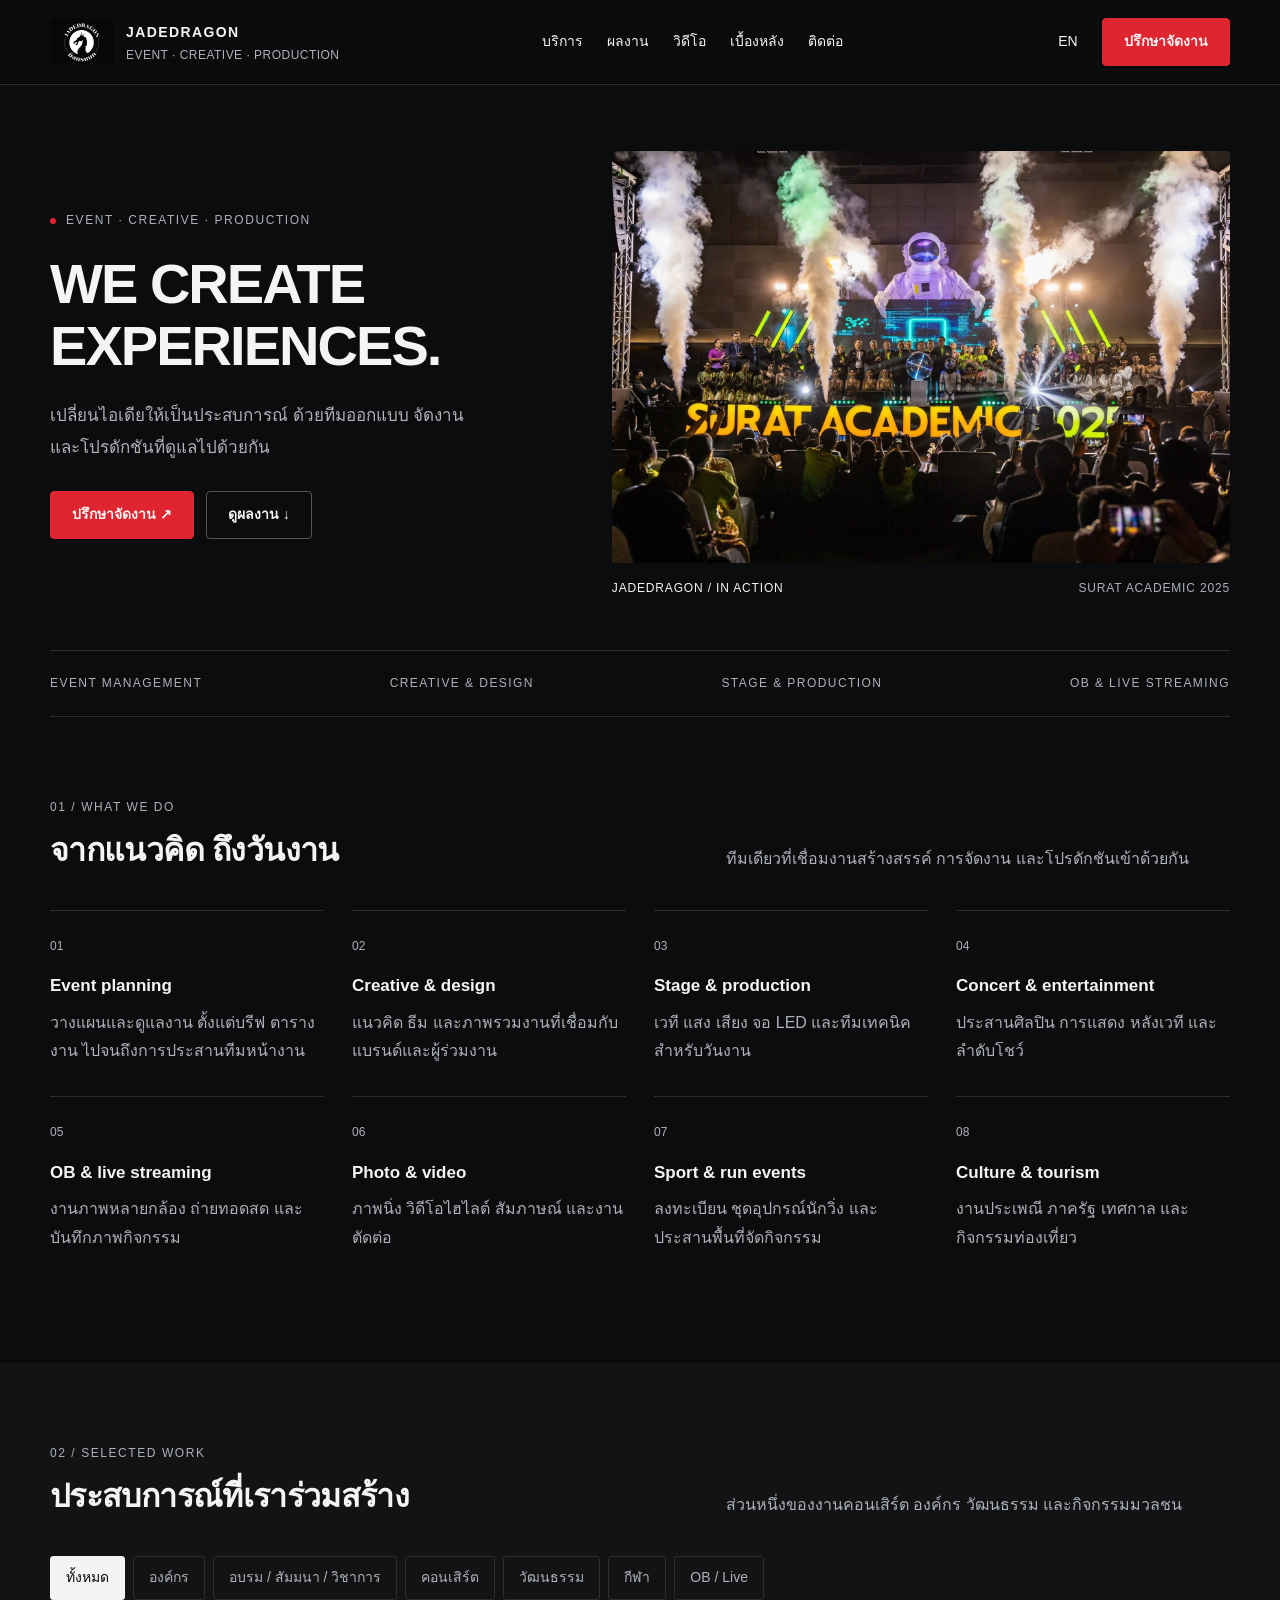
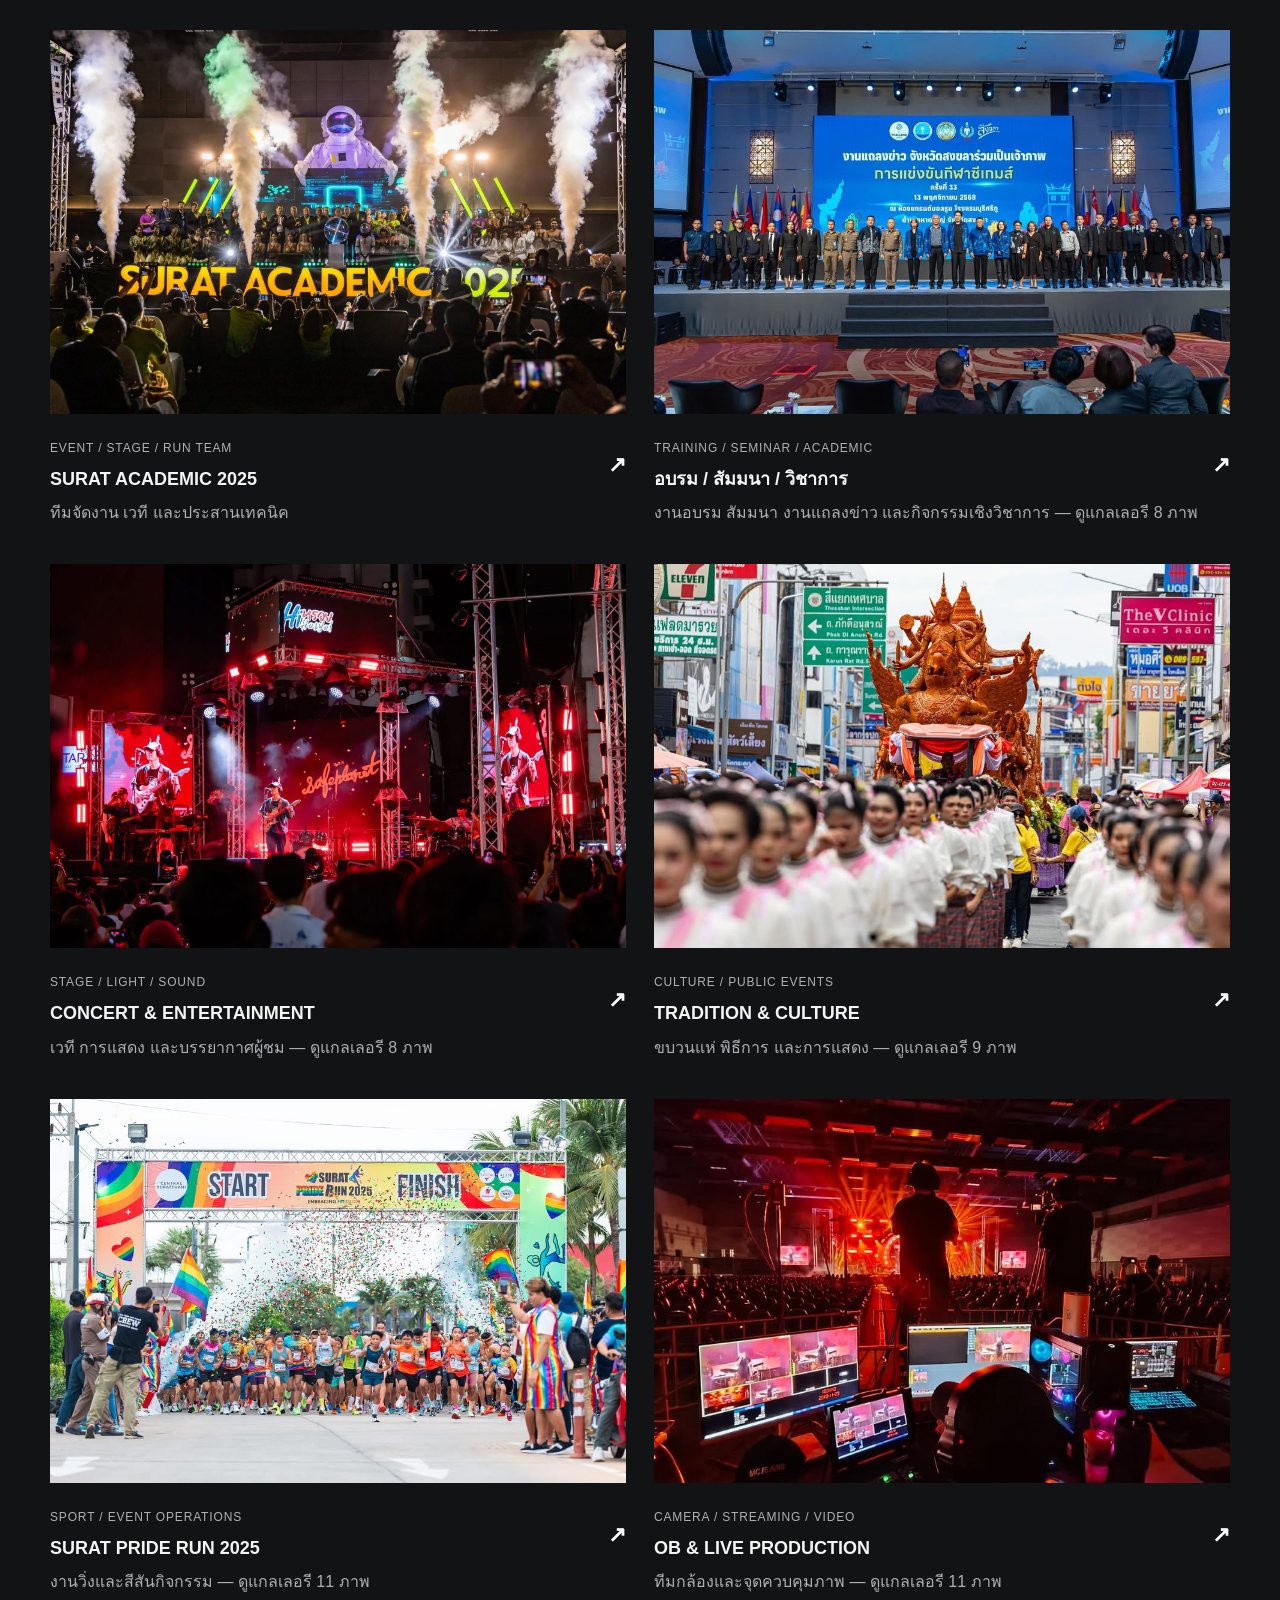
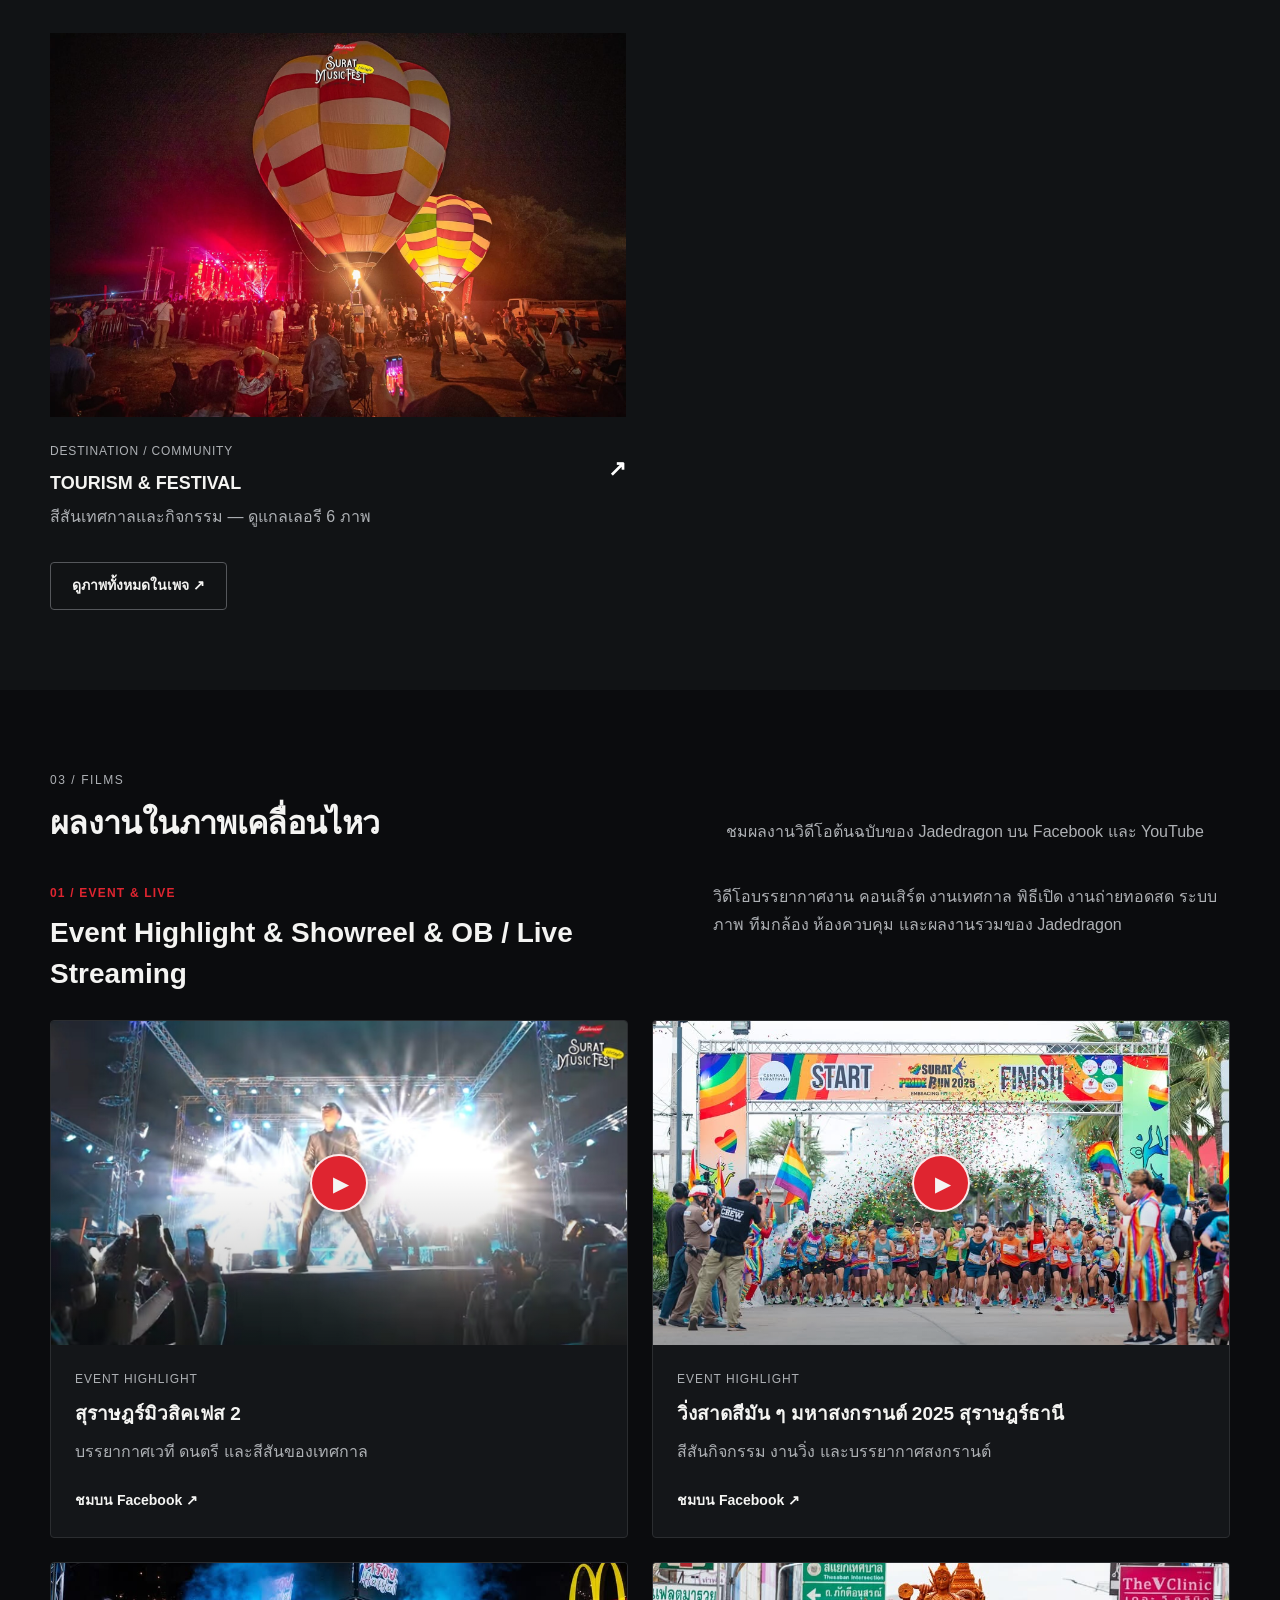
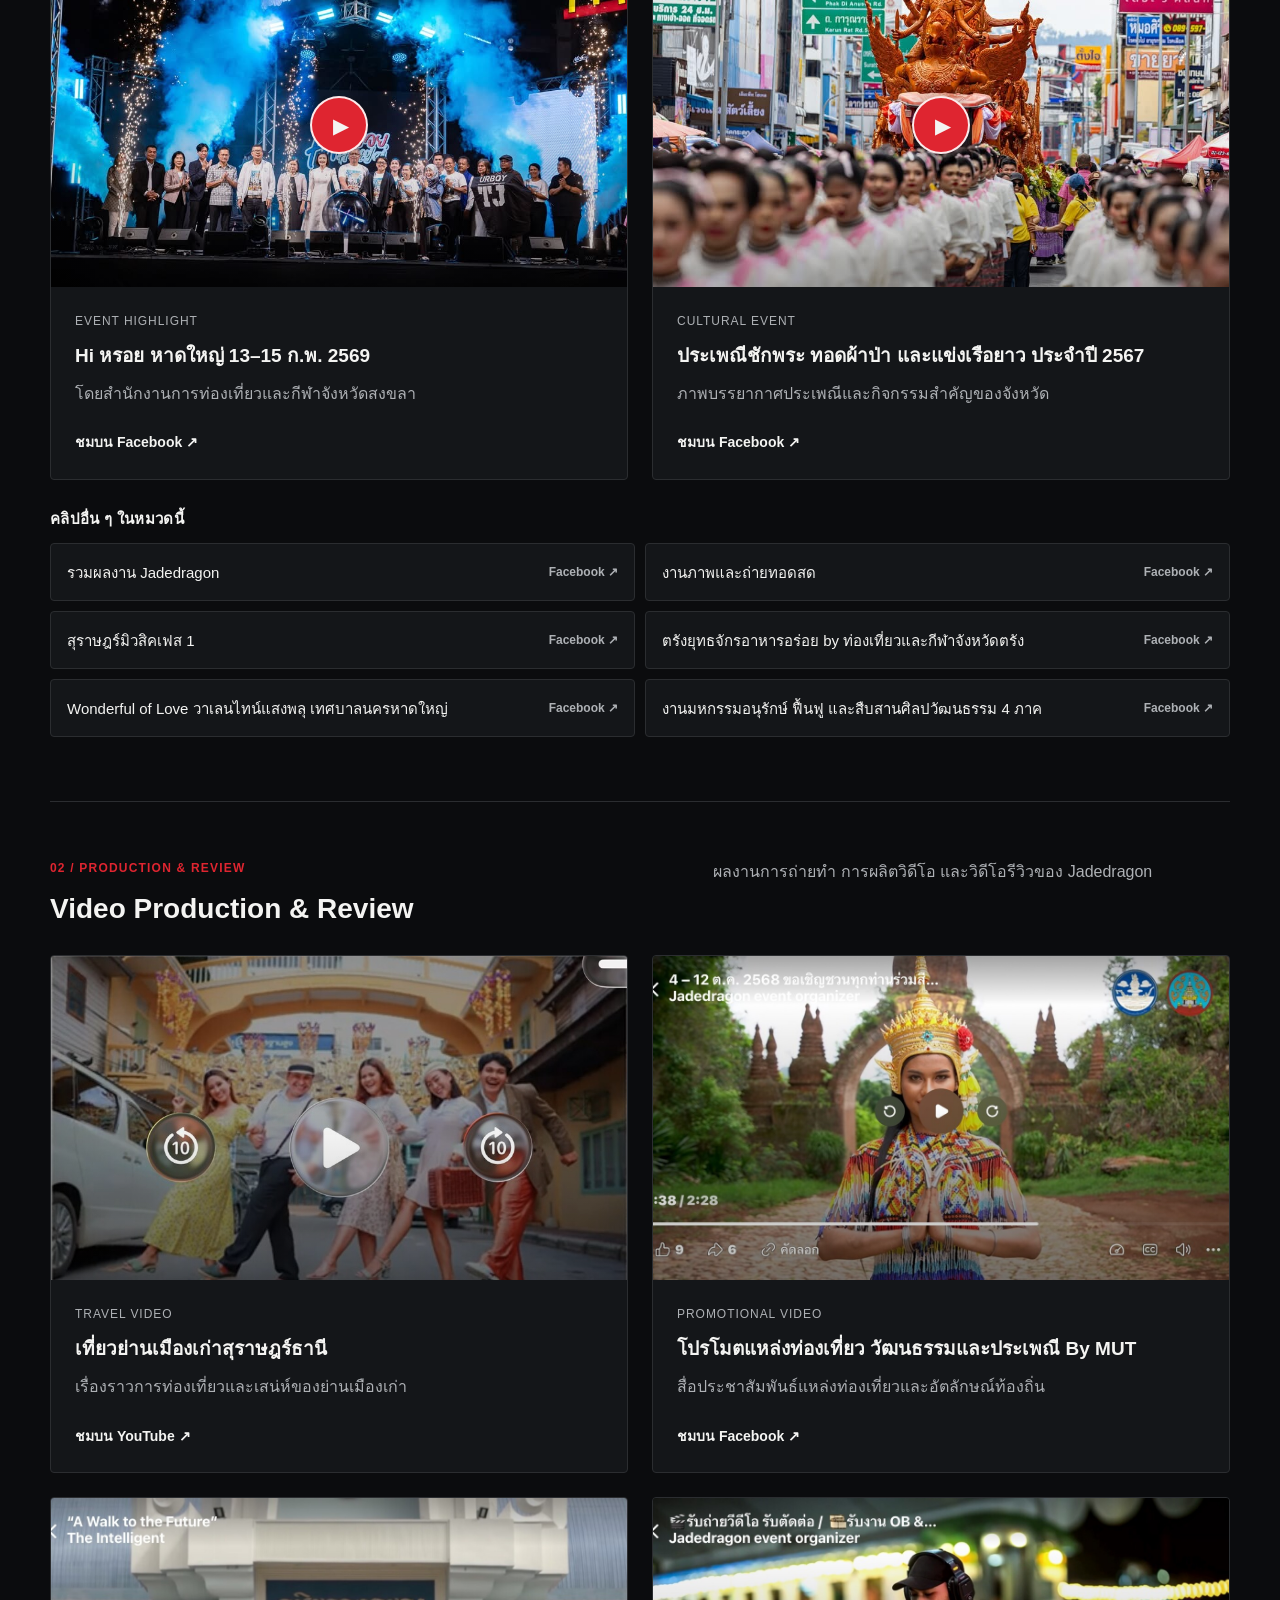
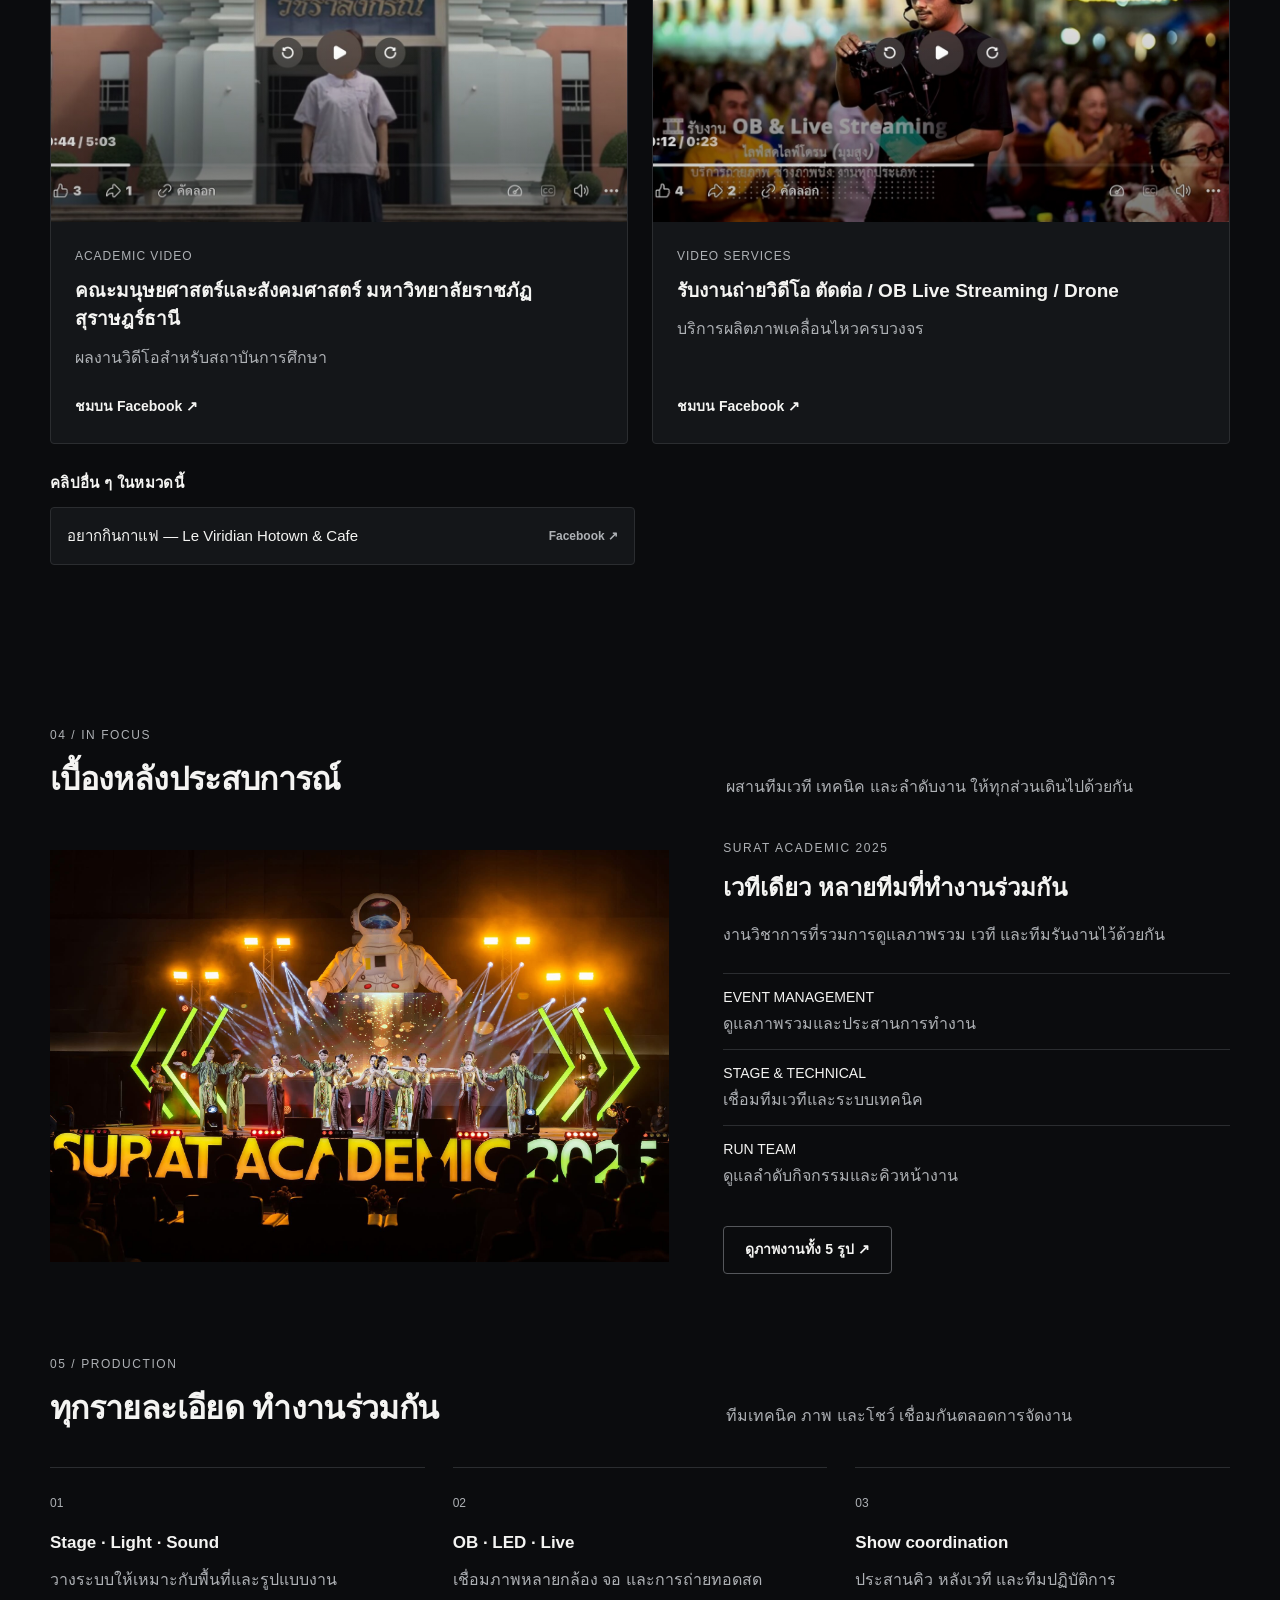
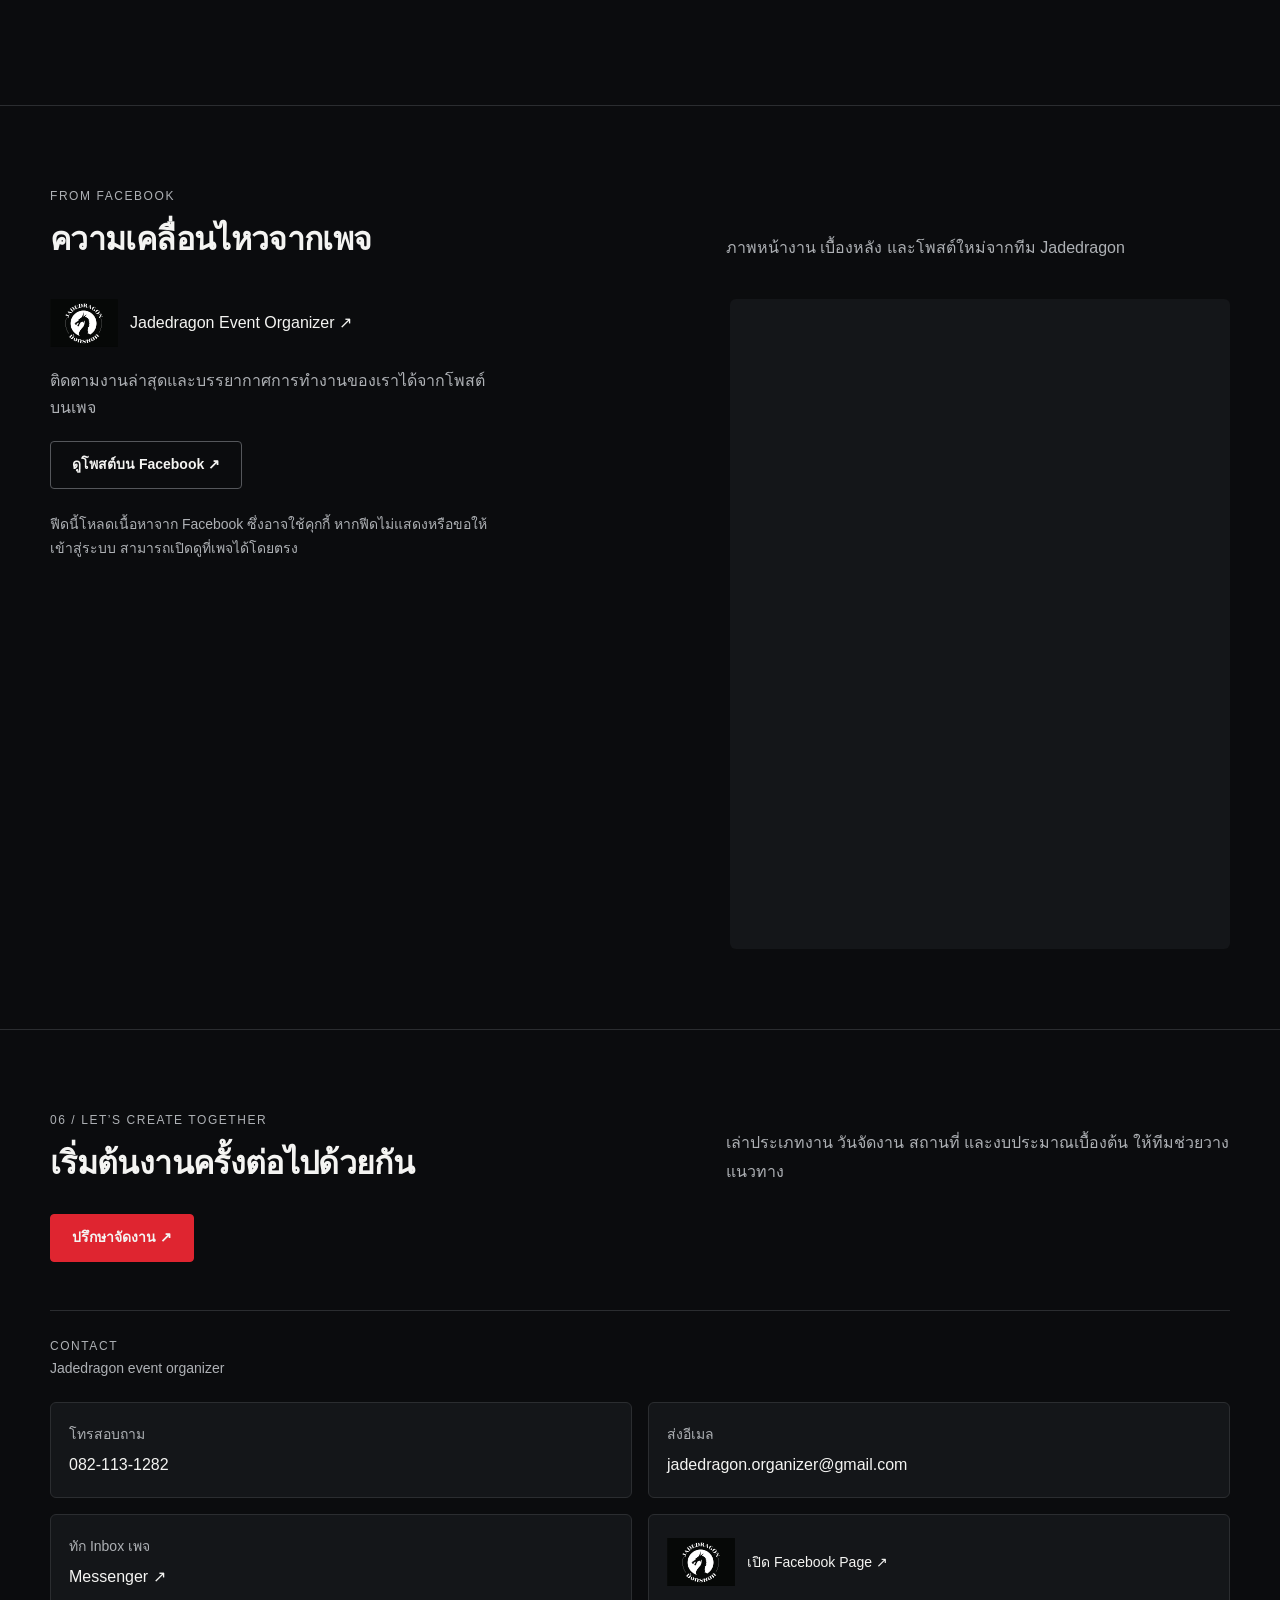
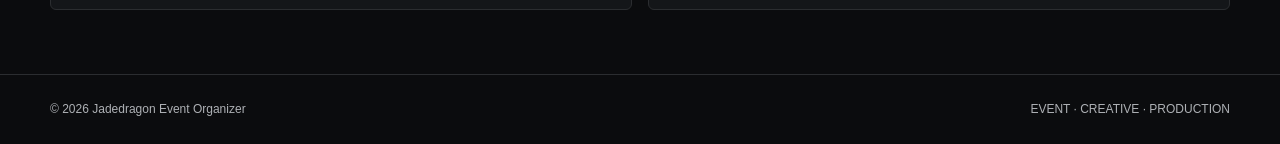
<file: jadedragon-restored.html>
<!doctype html><html lang="th"><head><!-- Recovered from bc4e9b81400fcf6b35d05067cb82251471d459a5; original repository files are unchanged. --><meta charset="utf-8"><meta name="viewport" content="width=device-width,initial-scale=1"><title>Jadedragon Event Organizer | Event · Creative · Production</title><meta name="description" content="Jadedragon ออกแบบและจัดงานอีเวนต์ครบวงจร ตั้งแต่แนวคิด เวที โปรดักชัน จนถึงวันงาน"><meta property="og:title" content="Jadedragon Event Organizer"><meta property="og:description" content="Event · Creative · Production — We Create Experiences."><meta property="og:type" content="website"><style>
:root{--bg:#0b0c0e;--panel:#141619;--text:#f4f4f2;--muted:#aeb1b5;--line:#2b2d30;--accent:#df2530;--max:1180px}
*{box-sizing:border-box}html{scroll-behavior:smooth;scroll-padding-top:100px}body{margin:0;background:var(--bg);color:var(--text);font-family:-apple-system,BlinkMacSystemFont,"Noto Sans Thai","Segoe UI",sans-serif;line-height:1.7}a{color:inherit;text-decoration:none}button{font:inherit}button,a{-webkit-tap-highlight-color:transparent}button{cursor:pointer}img{display:block}a:focus-visible,button:focus-visible{outline:2px solid #fff;outline-offset:5px}.wrap{width:min(100% - 80px,var(--max));margin-inline:auto}.nav{position:sticky;top:0;z-index:50;background:rgba(11,12,14,.96);border-bottom:1px solid var(--line)}.navin{min-height:84px;display:flex;align-items:center;justify-content:space-between;gap:20px}.brand{display:flex;align-items:center;gap:12px}.brand img{width:40px;height:40px}.brand strong{font-size:14px;letter-spacing:.1em}.brand small{display:block;color:var(--muted);font-size:12px;letter-spacing:.04em}.links{display:flex;gap:24px;font-size:14px}.links a:hover{color:#fff;text-decoration:underline;text-underline-offset:7px}.actions{display:flex;gap:12px;align-items:center}.btn{display:inline-flex;align-items:center;justify-content:center;gap:10px;min-height:48px;padding:11px 21px;border:1px solid #55575b;background:transparent;color:var(--text);border-radius:4px;font-size:14px;font-weight:600;transition:background .2s}.btn.primary{background:var(--accent);border-color:var(--accent)}.btn:hover{background:#27292c}.btn.primary:hover{background:#be1c25}.lang{border:0;background:transparent;color:var(--text);min-width:44px;min-height:44px;font-size:14px}.hero{padding:66px 0 0}.hero-grid{display:grid;grid-template-columns:.9fr 1.1fr;gap:56px;align-items:center}.eyebrow{font-size:12px;letter-spacing:.13em;text-transform:uppercase;color:var(--muted)}.hero .eyebrow:before{content:"";display:inline-block;width:6px;height:6px;border-radius:50%;background:var(--accent);margin-right:10px;vertical-align:middle}h1{font-size:clamp(2.3rem,4.5vw,3.5rem);line-height:1.12;letter-spacing:-.035em;margin:22px 0}h1 span{color:#f4f4f2}.lead{font-size:17px;color:var(--muted);line-height:1.85;max-width:440px;margin:0}.hero-cta{display:flex;gap:12px;flex-wrap:wrap;margin-top:28px}.hero-visual{margin:0}.photo{position:relative;overflow:hidden;background:#17191c;width:100%}.photo img{position:absolute;max-width:none;object-fit:fill}.hero-visual .photo{border-radius:3px}.hero-visual figcaption{display:flex;justify-content:space-between;gap:16px;color:var(--muted);font-size:12px;letter-spacing:.07em;margin-top:15px}.hero-visual figcaption span:first-child{color:var(--text)}.capabilities{display:flex;justify-content:space-between;flex-wrap:wrap;gap:15px;border-top:1px solid var(--line);border-bottom:1px solid var(--line);padding:22px 0;margin-top:52px;color:var(--muted);font-size:12px;letter-spacing:.12em}section{padding:80px 0;scroll-margin-top:90px}.section-head{display:grid;grid-template-columns:1.1fr .9fr;gap:60px;align-items:end;margin-bottom:36px}.section-head h2{font-size:clamp(1.45rem,2.5vw,2rem);font-weight:600;line-height:1.45;letter-spacing:-.02em;margin:10px 0 0}.section-head p{margin:0;color:var(--muted);font-size:16px;line-height:1.8}.grid{display:grid}.services{grid-template-columns:repeat(4,1fr);gap:0 28px}.card{border-top:1px solid var(--line);padding:25px 0 30px;background:transparent}.num{color:var(--muted);font-size:12px}.card h3{font-size:17px;font-weight:600;line-height:1.45;margin:18px 0 10px}.card p{font-size:16px;color:var(--muted);margin:0;line-height:1.8}#work{background:#111315}.portfolio-tools{display:flex;gap:8px;flex-wrap:wrap;margin-bottom:30px}.chip{padding:8px 15px;min-height:44px;border:1px solid var(--line);border-radius:3px;background:transparent;color:var(--muted);font-size:14px}.chip.active{background:var(--text);color:var(--bg);border-color:var(--text)}.projects{grid-template-columns:repeat(2,minmax(0,1fr));gap:38px 28px}.project{position:relative;min-width:0}.project[hidden]{display:none}.project .photo{aspect-ratio:3/2!important}.project-copy{padding:19px 0 0}.project-copy small{font-size:12px;letter-spacing:.07em;color:var(--muted)}.project-copy h3{font-size:18px;font-weight:600;line-height:1.4;margin:7px 35px 7px 0}.project-copy p{font-size:16px;color:var(--muted);margin:0}.project-link{border:0;background:none;color:inherit;text-align:left;font:inherit;padding:0}.project-link:after{content:"";position:absolute;inset:0}.project-link span{position:absolute;right:0;bottom:45px;color:#fff;font-size:22px}.project:hover .project-copy h3{text-decoration:underline;text-underline-offset:5px}.case{display:grid;grid-template-columns:1.1fr .9fr;gap:54px;align-items:center}.case h3{font-size:24px;line-height:1.4;font-weight:600;margin:13px 0}.case p{color:var(--muted);font-size:16px}.case-list{padding:0;list-style:none;margin:25px 0}.case-list li{padding:12px 0;border-top:1px solid var(--line);color:var(--muted);font-size:16px}.case-list b{display:block;color:var(--text);font-size:14px;font-weight:500}.production{grid-template-columns:repeat(3,1fr);gap:28px}#production{padding-top:0}#brief{border-top:1px solid var(--line);padding-bottom:48px}#brief .section-head{margin-bottom:28px}#contact{padding:0 0 64px}.contact-row{display:flex;gap:25px;justify-content:space-between;align-items:center;border-top:1px solid var(--line);padding-top:25px}.contact-row p{margin:0;color:var(--muted);font-size:14px}.contact-row a{font-size:14px}.contact-row a:hover{text-decoration:underline}footer{padding:24px 0;color:var(--muted);border-top:1px solid var(--line);font-size:12px}.footer-inner{display:flex;justify-content:space-between;gap:15px;flex-wrap:wrap}dialog{color:var(--text);background:var(--panel);border:1px solid #424448;border-radius:6px;width:min(650px,calc(100% - 32px));max-height:85vh;padding:32px}dialog::backdrop{background:rgba(0,0,0,.8)}dialog h2{font-size:24px;line-height:1.4}dialog p{color:var(--muted);font-size:16px;line-height:1.85}.modal-close{float:right;background:transparent;border:1px solid #555;color:#fff;border-radius:3px;width:44px;height:44px;font-size:25px;margin-left:15px}.skip-link{position:fixed;left:15px;top:-80px;z-index:100;background:#fff;color:#000;padding:10px}.skip-link:focus{top:10px}
@media(max-width:1050px){.links{gap:15px}.links a:nth-child(3){display:none}.navin{gap:12px}.brand small{font-size:10px}.actions .btn{padding:10px 12px}.hero-grid{gap:30px}.services{grid-template-columns:repeat(2,1fr)}.section-head{gap:35px}.case{gap:32px}}
@media(max-width:760px){.wrap{width:calc(100% - 40px)}.navin{min-height:72px;flex-wrap:wrap;padding:12px 0}.brand img{width:32px;height:32px}.brand strong{font-size:12px}.brand small{display:none}.links{display:none}.actions{gap:4px}.actions .btn{font-size:12px;min-height:42px;padding:8px 10px}.hero{padding-top:36px}.hero-grid{grid-template-columns:1fr;gap:34px}h1{font-size:clamp(2.3rem,8vw,3rem);margin:17px 0}.lead{max-width:100%;font-size:16px}.hero-cta{margin-top:22px}.hero-visual figcaption{font-size:11px}.capabilities{margin-top:30px;display:grid;grid-template-columns:1fr 1fr;gap:13px;font-size:11px;padding:18px 0}section{padding:52px 0}.section-head{grid-template-columns:1fr;gap:16px;margin-bottom:26px}.section-head h2{font-size:24px}.services{gap:0 24px}.card h3{font-size:16px}.card p{font-size:15px}.projects{gap:30px;grid-template-columns:1fr}.case{grid-template-columns:1fr;gap:28px}.production{grid-template-columns:1fr;gap:0}.production .card{padding:20px 0}.production .card h3{margin-top:8px}.contact-row{align-items:start;flex-direction:column;gap:16px}dialog{padding:22px}.project-copy h3{font-size:18px}.hero .btn{font-size:14px}}
@media(max-width:380px){.services{grid-template-columns:1fr}.brand img{display:none}.hero-cta .btn{flex:1;padding-inline:12px}}
@media(prefers-reduced-motion:reduce){html{scroll-behavior:auto}*{transition:none!important}}

.photo.photo-original img{width:100%;height:100%;left:0;top:0;object-fit:cover}
dialog.has-gallery{width:min(940px,calc(100% - 32px))}
.event-gallery{margin:26px 0}.event-gallery h3{font-size:18px;font-weight:600;margin:0 0 18px}
.event-photos{display:grid;grid-template-columns:1fr 1fr;gap:24px 20px}
.event-photos figure{margin:0;min-width:0}.event-photos figure:first-child{grid-column:1/-1}
.event-photos img{width:100%;height:auto;display:block;border-radius:3px}
.event-photos figcaption{font-size:14px;line-height:1.6;color:var(--muted);margin-top:9px}
@media(max-width:600px){.event-photos{grid-template-columns:1fr;gap:22px}.event-photos figure:first-child{grid-column:auto}}
.event-gallery .concert-photo-group{padding:0;margin:0;border:0}.event-gallery .concert-photo-group + .concert-photo-group{margin-top:36px}

.photo-more{margin-top:32px}
.contact-row .facebook-page-link{display:inline-flex;align-items:center;gap:14px;min-height:64px;max-width:100%;padding:10px 16px;border:1px solid var(--line);border-radius:6px;background:var(--panel);text-decoration:none}
.facebook-page-link img{width:48px;height:48px;object-fit:contain;flex-shrink:0}.facebook-page-link span{min-width:0;overflow-wrap:anywhere}
.contact-row .facebook-page-link:hover{border-color:var(--muted);text-decoration:none}.facebook-page-link:hover span{text-decoration:underline;text-underline-offset:4px}
.video-grid{display:grid;grid-template-columns:repeat(3,minmax(0,1fr));gap:24px}
.video-card{display:flex;flex-direction:column;align-items:flex-start;padding:26px;border:1px solid var(--line);border-radius:4px;background:var(--panel);min-width:0}
.video-card:hover{border-color:var(--muted)}.video-play{display:grid;place-items:center;width:44px;height:44px;border-radius:50%;background:var(--accent);font-size:16px;margin-bottom:26px}
.video-card small{font-size:12px;letter-spacing:.08em;color:var(--muted)}.video-card h3{font-size:18px;font-weight:600;line-height:1.5;margin:10px 0}.video-card p{font-size:16px;color:var(--muted);margin:0 0 24px}.video-watch{margin-top:auto;font-size:14px;font-weight:600}
@media(max-width:760px){.video-grid{grid-template-columns:1fr}.video-card{padding:24px}.video-play{margin-bottom:18px}}

.video-card{padding:0;overflow:hidden;align-items:stretch}
.video-thumb{position:relative;display:block;aspect-ratio:16/9;overflow:hidden;background:#17191c}
.video-thumb img{width:100%;height:100%;object-fit:cover;object-position:center;display:block}
.video-thumb::after{content:"";position:absolute;inset:0;background:linear-gradient(180deg,transparent 45%,rgba(0,0,0,.28));pointer-events:none}
.video-thumb .video-play{position:absolute;left:50%;top:50%;transform:translate(-50%,-50%);z-index:1;width:58px;height:58px;margin:0;border:2px solid rgba(255,255,255,.9);box-shadow:0 3px 18px rgba(0,0,0,.4);font-size:21px;line-height:1;padding-left:3px}
.video-card:hover .video-play,.video-card:focus-visible .video-play{background:#be1c25}
.video-copy{display:flex;flex-direction:column;align-items:flex-start;flex:1;padding:24px}
@media(max-width:760px){.video-card{padding:0}.video-copy{padding:22px}}

.brand img{display:block;width:64px;height:46px;object-fit:contain;flex-shrink:0}
.contact-row{display:block}.contact-methods{display:grid;grid-template-columns:repeat(2,minmax(0,1fr));gap:16px;margin-top:22px}
.contact-row .contact-method,.contact-row .facebook-page-link{min-width:0;min-height:96px;border:1px solid var(--line);border-radius:6px;padding:18px;background:var(--panel);text-decoration:none}
.contact-method{display:flex;flex-direction:column;justify-content:center;gap:4px}.contact-label{font-size:14px;color:var(--muted)}.contact-value{font-size:16px;overflow-wrap:anywhere}
.contact-row .contact-method:hover{border-color:var(--muted);text-decoration:none}.contact-method:hover .contact-value{text-decoration:underline;text-underline-offset:4px}
.contact-row .facebook-page-link{gap:12px}.facebook-page-link img{width:68px;height:48px;object-fit:contain}
@media(max-width:900px){.contact-methods{grid-template-columns:1fr}.contact-row .contact-method,.contact-row .facebook-page-link{min-height:84px}}
@media(max-width:760px){.brand img{display:block;width:48px;height:35px}}

#facebook-updates{border-top:1px solid var(--line)}
.facebook-updates-layout{display:grid;grid-template-columns:minmax(0,1fr) minmax(0,500px);gap:48px;align-items:start}
.facebook-updates-info{min-width:0}.facebook-updates-info>p{font-size:16px;color:var(--muted);max-width:440px;margin:20px 0}
.facebook-updates-info .facebook-page-link{display:flex;align-items:center;gap:12px;font-size:16px}
.facebook-updates-info .facebook-feed-note{font-size:14px;margin-top:24px}
.facebook-feed-host{width:100%;max-width:500px;min-width:0;min-height:650px;justify-self:center;border-radius:6px;overflow:hidden;background:var(--panel)}
.facebook-feed-host iframe{display:block;border:0;width:100%;height:650px}
@media(max-width:760px){.facebook-updates-layout{grid-template-columns:minmax(0,1fr);gap:24px}}

.video-category+.video-category{margin-top:64px;padding-top:56px;border-top:1px solid var(--line)}
.video-category-head{display:grid;grid-template-columns:minmax(0,1.1fr) minmax(280px,.9fr);gap:32px;align-items:start;margin-bottom:26px}
.video-category-head small{display:block;margin-bottom:10px;color:var(--accent);font-size:12px;font-weight:700;letter-spacing:.1em}
.video-category-head h3{margin:0;font-size:clamp(22px,3vw,34px);line-height:1.25;overflow-wrap:anywhere}
.video-category-head p{margin:0;color:var(--muted);font-size:16px;line-height:1.75}
.video-grid-featured{grid-template-columns:repeat(2,minmax(0,1fr))}
.video-grid-featured .video-card h3{font-size:19px}
.video-other{margin-top:26px}
.video-other h4{margin:0 0 12px;font-size:15px;letter-spacing:.02em}
.video-link-list{display:grid;grid-template-columns:repeat(2,minmax(0,1fr));gap:10px}
.video-text-link{display:flex;align-items:center;justify-content:space-between;gap:20px;min-height:58px;padding:14px 16px;border:1px solid var(--line);border-radius:4px;background:var(--panel);transition:border-color .2s ease,transform .2s ease}
.video-text-link:hover,.video-text-link:focus-visible{border-color:var(--muted);transform:translateY(-1px)}
.video-text-link span{font-size:15px;line-height:1.45}
.video-text-link small{flex:0 0 auto;color:var(--muted);font-size:12px;font-weight:600}
@media(max-width:760px){.video-category+.video-category{margin-top:46px;padding-top:42px}.video-category-head{grid-template-columns:1fr;gap:12px}.video-grid-featured,.video-link-list{grid-template-columns:1fr}.video-category-head h3{font-size:24px}.video-text-link{align-items:flex-start}.video-text-link small{padding-top:3px}}

/* Recovery fixes: preserve the original theme and keep navigation usable. */
.links a{white-space:nowrap;flex-shrink:0}
.video-category-head h3{font-size:clamp(1.375rem,2.2vw,1.75rem);line-height:1.45}
.photo,.hero-grid>*{min-width:0}
[hidden]{display:none!important}
@media(max-width:1050px){
  .navin{flex-wrap:wrap;padding-block:12px}
  .links{display:flex;order:3;width:100%;overflow-x:auto;gap:24px;padding-bottom:4px}
  .links a:nth-child(3){display:block}
  .links a{display:flex;align-items:center;min-height:44px;font-size:.875rem}
  html{scroll-padding-top:160px}
}
@media(max-width:760px){
  .actions .btn{min-height:44px;font-size:.875rem}
  .card p{font-size:1rem}
  .video-category-head h3{font-size:1.375rem}
  .brand strong{letter-spacing:.06em}
}
</style></head><body><a class="skip-link" href="#main">ข้ามไปเนื้อหา / Skip to content</a>
<nav class="nav" aria-label="Main navigation"><div class="wrap navin"><a class="brand" href="#home"><img id="jadedragon-logo" src="assets/recovered/e64a3fe468fa581dea74.jpg" alt="Jadedragon มังกรหยก" width="2048" height="1458" decoding="async"><div><strong>JADEDRAGON</strong><small>EVENT · CREATIVE · PRODUCTION</small></div></a><div class="links">
<a href="#services" data-th="บริการ" data-en="Services">บริการ</a>
<a href="#work" data-th="ผลงาน" data-en="Work">ผลงาน</a>
<a href="#videos" data-th="วิดีโอ" data-en="Videos">วิดีโอ</a>
<a href="#case" data-th="เบื้องหลัง" data-en="Behind the scenes">เบื้องหลัง</a>
<a href="#contact" data-th="ติดต่อ" data-en="Contact">ติดต่อ</a>
</div><div class="actions"><button class="lang" id="langBtn" aria-label="Switch to English">EN</button><a class="btn primary" href="#brief" data-th="ปรึกษาจัดงาน" data-en="Let’s talk">ปรึกษาจัดงาน</a></div></div></nav><main id="main"><header class="hero" id="home"><div class="wrap"><div class="hero-grid"><div><div class="eyebrow">EVENT · CREATIVE · PRODUCTION</div><h1>WE CREATE<br><span>EXPERIENCES.</span></h1>
<p class="lead" data-th="เปลี่ยนไอเดียให้เป็นประสบการณ์ ด้วยทีมออกแบบ จัดงาน และโปรดักชันที่ดูแลไปด้วยกัน" data-en="Ideas become experiences. Event design, management and production, brought together by one team.">เปลี่ยนไอเดียให้เป็นประสบการณ์ ด้วยทีมออกแบบ จัดงาน และโปรดักชันที่ดูแลไปด้วยกัน</p>
<div class="hero-cta">
<a class="btn primary" href="https://m.me/RakkandeeByJadedragoneventorganizer" target="_blank" rel="noopener noreferrer" data-th="ปรึกษาจัดงาน ↗" data-en="Discuss your event ↗">ปรึกษาจัดงาน ↗</a>
<a class="btn" href="#work" data-th="ดูผลงาน ↓" data-en="Explore our work ↓">ดูผลงาน ↓</a></div></div><figure class="hero-visual"><div class="photo photo-original" style="aspect-ratio:2048/1365"><img id="photo-7536811cb968016b" src="assets/recovered/d1d5c1c441560e15bec5.jpg" alt="พิธีเปิด SURAT ACADEMIC 2025" data-alt-th="พิธีเปิด SURAT ACADEMIC 2025" data-alt-en="SURAT ACADEMIC 2025 opening ceremony" width="2048" height="1365" loading="eager" decoding="async" fetchpriority="high"></div>
<figcaption><span>JADEDRAGON / IN ACTION</span><span>SURAT ACADEMIC 2025</span></figcaption></figure></div><div class="capabilities"><span>EVENT MANAGEMENT</span><span>CREATIVE & DESIGN</span><span>STAGE & PRODUCTION</span><span>OB & LIVE STREAMING</span></div></div></header>
<section id="services"><div class="wrap">
<div class="section-head"><div><div class="eyebrow">01 / WHAT WE DO</div><h2 class="" data-th="จากแนวคิด ถึงวันงาน" data-en="From concept to event day">จากแนวคิด ถึงวันงาน</h2></div><p class="" data-th="ทีมเดียวที่เชื่อมงานสร้างสรรค์ การจัดงาน และโปรดักชันเข้าด้วยกัน" data-en="One team connecting creative direction, event management and production.">ทีมเดียวที่เชื่อมงานสร้างสรรค์ การจัดงาน และโปรดักชันเข้าด้วยกัน</p></div>
<div class="grid services">
<article class="card"><div class="num">01</div><h3>Event planning</h3><p class="" data-th="วางแผนและดูแลงาน ตั้งแต่บรีฟ ตารางงาน ไปจนถึงการประสานทีมหน้างาน" data-en="Planning, scheduling and on-site team coordination.">วางแผนและดูแลงาน ตั้งแต่บรีฟ ตารางงาน ไปจนถึงการประสานทีมหน้างาน</p></article>
<article class="card"><div class="num">02</div><h3>Creative & design</h3><p class="" data-th="แนวคิด ธีม และภาพรวมงานที่เชื่อมกับแบรนด์และผู้ร่วมงาน" data-en="Concepts, themes and event design that connect brands with audiences.">แนวคิด ธีม และภาพรวมงานที่เชื่อมกับแบรนด์และผู้ร่วมงาน</p></article>
<article class="card"><div class="num">03</div><h3>Stage & production</h3><p class="" data-th="เวที แสง เสียง จอ LED และทีมเทคนิคสำหรับวันงาน" data-en="Stage, lighting, sound, LED screens and event-day technical teams.">เวที แสง เสียง จอ LED และทีมเทคนิคสำหรับวันงาน</p></article>
<article class="card"><div class="num">04</div><h3>Concert & entertainment</h3><p class="" data-th="ประสานศิลปิน การแสดง หลังเวที และลำดับโชว์" data-en="Artist, performance, backstage and show coordination.">ประสานศิลปิน การแสดง หลังเวที และลำดับโชว์</p></article>
<article class="card"><div class="num">05</div><h3>OB & live streaming</h3><p class="" data-th="งานภาพหลายกล้อง ถ่ายทอดสด และบันทึกภาพกิจกรรม" data-en="Multi-camera production, live streaming and event recording.">งานภาพหลายกล้อง ถ่ายทอดสด และบันทึกภาพกิจกรรม</p></article>
<article class="card"><div class="num">06</div><h3>Photo & video</h3><p class="" data-th="ภาพนิ่ง วิดีโอไฮไลต์ สัมภาษณ์ และงานตัดต่อ" data-en="Photography, highlight films, interviews and post-production.">ภาพนิ่ง วิดีโอไฮไลต์ สัมภาษณ์ และงานตัดต่อ</p></article>
<article class="card"><div class="num">07</div><h3>Sport & run events</h3><p class="" data-th="ลงทะเบียน ชุดอุปกรณ์นักวิ่ง และประสานพื้นที่จัดกิจกรรม" data-en="Registration, race packs and event-area coordination.">ลงทะเบียน ชุดอุปกรณ์นักวิ่ง และประสานพื้นที่จัดกิจกรรม</p></article>
<article class="card"><div class="num">08</div><h3>Culture & tourism</h3><p class="" data-th="งานประเพณี ภาครัฐ เทศกาล และกิจกรรมท่องเที่ยว" data-en="Cultural, public-sector, festival and tourism events.">งานประเพณี ภาครัฐ เทศกาล และกิจกรรมท่องเที่ยว</p></article>
</div></div></section><section id="work"><div class="wrap">
<div class="section-head"><div><div class="eyebrow">02 / SELECTED WORK</div><h2 class="" data-th="ประสบการณ์ที่เราร่วมสร้าง" data-en="Experiences we help create">ประสบการณ์ที่เราร่วมสร้าง</h2></div><p class="" data-th="ส่วนหนึ่งของงานคอนเสิร์ต องค์กร วัฒนธรรม และกิจกรรมมวลชน" data-en="A selection of concerts, corporate events, cultural occasions and community experiences.">ส่วนหนึ่งของงานคอนเสิร์ต องค์กร วัฒนธรรม และกิจกรรมมวลชน</p></div>
<div class="portfolio-tools" role="group" aria-label="Filter projects">
<button class="chip active" data-filter="all" aria-pressed="true" data-th="ทั้งหมด" data-en="All">ทั้งหมด</button>
<button class="chip " data-filter="corporate" aria-pressed="false" data-th="องค์กร" data-en="Corporate">องค์กร</button>
<button class="chip " data-filter="academic" aria-pressed="false" data-th="อบรม / สัมมนา / วิชาการ" data-en="Training / Seminar / Academic">อบรม / สัมมนา / วิชาการ</button>
<button class="chip " data-filter="concert" aria-pressed="false" data-th="คอนเสิร์ต" data-en="Concert">คอนเสิร์ต</button>
<button class="chip " data-filter="culture" aria-pressed="false" data-th="วัฒนธรรม" data-en="Culture">วัฒนธรรม</button>
<button class="chip " data-filter="sport" aria-pressed="false" data-th="กีฬา" data-en="Sport">กีฬา</button>
<button class="chip " data-filter="live" aria-pressed="false" data-th="OB / Live" data-en="OB / Live">OB / Live</button>
</div><div class="grid projects">
<article class="project" data-cat="corporate academic"><div class="photo photo-original" style="aspect-ratio:2048/1365"><img src="assets/recovered/d1d5c1c441560e15bec5.jpg" data-image-ref="photo-7536811cb968016b" alt="พิธีเปิด SURAT ACADEMIC 2025" data-alt-th="พิธีเปิด SURAT ACADEMIC 2025" data-alt-en="SURAT ACADEMIC 2025 opening ceremony" width="2048" height="1365" loading="lazy" decoding="async"></div>
<div class="project-copy"><small>EVENT / STAGE / RUN TEAM</small><h3><button class="project-link" data-open-case="academic">SURAT ACADEMIC 2025<span aria-hidden="true">↗</span></button></h3>
<p class="" data-th="ทีมจัดงาน เวที และประสานเทคนิค" data-en="Event management, stage and technical coordination">ทีมจัดงาน เวที และประสานเทคนิค</p>
</div></article>
<article class="project" data-cat="academic">
<div class="photo photo-original" style="aspect-ratio:3/2"><img src="assets/recovered/a9a2e4c3086d7dd1a9e0.jpg" data-image-ref="photo-training-1164" alt="อัลบั้มอบรม สัมมนา และวิชาการ" data-alt-th="อัลบั้มอบรม สัมมนา และวิชาการ" data-alt-en="Training, seminar and academic album" width="960" height="640" loading="lazy" decoding="async"></div>
<div class="project-copy"><small>TRAINING / SEMINAR / ACADEMIC</small><h3><button class="project-link" data-open-case="training">อบรม / สัมมนา / วิชาการ<span aria-hidden="true">↗</span></button></h3>
<p data-th="งานอบรม สัมมนา งานแถลงข่าว และกิจกรรมเชิงวิชาการ — ดูแกลเลอรี 8 ภาพ" data-en="Training, seminars, press conferences and academic events — view 8 photos">งานอบรม สัมมนา งานแถลงข่าว และกิจกรรมเชิงวิชาการ — ดูแกลเลอรี 8 ภาพ</p>
</div></article>
<article class="project" data-cat="concert">
<div class="photo photo-original" style="aspect-ratio:3/2"><img id="photo-21dff890ecfaae11" src="assets/recovered/6c0bb193c0a4873f11f9.jpg" alt="การแสดงสดและแสงสีบนเวที" data-alt-th="การแสดงสดและแสงสีบนเวที" data-alt-en="Live performance and stage lighting" width="2048" height="1365" loading="lazy" decoding="async"></div>
<div class="project-copy"><small>STAGE / LIGHT / SOUND</small><h3><button class="project-link" data-open-case="concert">CONCERT & ENTERTAINMENT<span aria-hidden="true">↗</span></button></h3>
<p data-th="เวที การแสดง และบรรยากาศผู้ชม — ดูแกลเลอรี 8 ภาพ" data-en="Stage, performances and audience highlights — view 8 photos">เวที การแสดง และบรรยากาศผู้ชม — ดูแกลเลอรี 8 ภาพ</p>
</div></article>
<article class="project" data-cat="culture">
<div class="photo photo-original" style="aspect-ratio:3/2"><img id="photo-e068df24f57c9bfa" src="assets/recovered/4a8897b8e5cbf5b423db.jpg" alt="ขบวนแห่และงานศิลป์ประดับขบวน" data-alt-th="ขบวนแห่และงานศิลป์ประดับขบวน" data-alt-en="Procession and decorative craftsmanship" width="960" height="640" loading="lazy" decoding="async"></div>
<div class="project-copy"><small>CULTURE / PUBLIC EVENTS</small><h3><button class="project-link" data-open-case="culture">TRADITION & CULTURE<span aria-hidden="true">↗</span></button></h3>
<p data-th="ขบวนแห่ พิธีการ และการแสดง — ดูแกลเลอรี 9 ภาพ" data-en="Processions, ceremonies and performances — view 9 photos">ขบวนแห่ พิธีการ และการแสดง — ดูแกลเลอรี 9 ภาพ</p>
</div></article>
<article class="project" data-cat="sport">
<div class="photo photo-original" style="aspect-ratio:3/2"><img id="photo-f5a85f90da65ad73" src="assets/recovered/4957f49add68b3d5b161.jpg" alt="บรรยากาศปล่อยตัวนักวิ่ง" data-alt-th="บรรยากาศปล่อยตัวนักวิ่ง" data-alt-en="Runners setting off from the start line" width="960" height="640" loading="lazy" decoding="async"></div>
<div class="project-copy"><small>SPORT / EVENT OPERATIONS</small><h3><button class="project-link" data-open-case="pride">SURAT PRIDE RUN 2025<span aria-hidden="true">↗</span></button></h3>
<p data-th="งานวิ่งและสีสันกิจกรรม — ดูแกลเลอรี 11 ภาพ" data-en="Running and event highlights — view 11 images">งานวิ่งและสีสันกิจกรรม — ดูแกลเลอรี 11 ภาพ</p>
</div></article>
<article class="project" data-cat="live">
<div class="photo photo-original" style="aspect-ratio:3/2"><img id="photo-960bb7342107111c" src="assets/recovered/e6ad357c362f1fda4f54.jpg" alt="จุดควบคุมภาพและทีมกล้องภายในฮอลล์คอนเสิร์ต" data-alt-th="จุดควบคุมภาพและทีมกล้องภายในฮอลล์คอนเสิร์ต" data-alt-en="Video control station and camera positions inside a concert hall" width="960" height="541" loading="lazy" decoding="async"></div>
<div class="project-copy"><small>CAMERA / STREAMING / VIDEO</small><h3><button class="project-link" data-open-case="live">OB & LIVE PRODUCTION<span aria-hidden="true">↗</span></button></h3>
<p data-th="ทีมกล้องและจุดควบคุมภาพ — ดูแกลเลอรี 11 ภาพ" data-en="Camera crew and video control — view 11 photos">ทีมกล้องและจุดควบคุมภาพ — ดูแกลเลอรี 11 ภาพ</p>
</div></article>
<article class="project" data-cat="culture">
<div class="photo photo-original" style="aspect-ratio:3/2"><img id="photo-b82bbc5cd7133da1" src="assets/recovered/46ef4d17103afe89364b.jpg" alt="Surat Music Fest — บอลลูนและบรรยากาศยามค่ำคืน" data-alt-th="Surat Music Fest — บอลลูนและบรรยากาศยามค่ำคืน" data-alt-en="Surat Music Fest — balloons and the festival at night" width="2048" height="1365" loading="lazy" decoding="async"></div>
<div class="project-copy"><small>DESTINATION / COMMUNITY</small><h3><button class="project-link" data-open-case="festival">TOURISM & FESTIVAL<span aria-hidden="true">↗</span></button></h3>
<p  data-th="สีสันเทศกาลและกิจกรรม — ดูแกลเลอรี 6 ภาพ" data-en="Festivals and experiences — view 6 photos">สีสันเทศกาลและกิจกรรม — ดูแกลเลอรี 6 ภาพ</p>
</div></article>
</div><a class="btn photo-more" href="https://www.facebook.com/RakkandeeByJadedragoneventorganizer/photos" target="_blank" rel="noopener noreferrer" data-th="ดูภาพทั้งหมดในเพจ ↗" data-en="Explore all photos on Facebook ↗">ดูภาพทั้งหมดในเพจ ↗</a></div></section><section id="videos"><div class="wrap">
<div class="section-head"><div><div class="eyebrow">03 / FILMS</div><h2 data-th="ผลงานในภาพเคลื่อนไหว" data-en="Our work in motion">ผลงานในภาพเคลื่อนไหว</h2></div><p data-th="ชมผลงานวิดีโอต้นฉบับของ Jadedragon บน Facebook และ YouTube" data-en="Watch original Jadedragon videos on Facebook and YouTube.">ชมผลงานวิดีโอต้นฉบับของ Jadedragon บน Facebook และ YouTube</p></div>

<div class="video-category">
<div class="video-category-head"><div><small>01 / EVENT &amp; LIVE</small><h3>Event Highlight &amp; Showreel &amp; OB / Live Streaming</h3></div><p data-th="วิดีโอบรรยากาศงาน คอนเสิร์ต งานเทศกาล พิธีเปิด งานถ่ายทอดสด ระบบภาพ ทีมกล้อง ห้องควบคุม และผลงานรวมของ Jadedragon" data-en="Event, concert, festival, opening ceremony and live-streaming highlights, including camera crews, visual systems, control rooms and Jadedragon showreels.">วิดีโอบรรยากาศงาน คอนเสิร์ต งานเทศกาล พิธีเปิด งานถ่ายทอดสด ระบบภาพ ทีมกล้อง ห้องควบคุม และผลงานรวมของ Jadedragon</p></div>
<div class="video-grid video-grid-featured">
<a class="video-card" href="https://www.facebook.com/RakkandeeByJadedragoneventorganizer/videos/369171052692812/?fs=e&amp;s=TIeQ9V&amp;fs=e" target="_blank" rel="noopener noreferrer"><span class="video-thumb"><img id="video-cover-event-surat-music-fest-2" src="assets/recovered/f157ab36f097bab887d3.jpg" alt="สุราษฎร์มิวสิคเฟส 2" data-alt-th="สุราษฎร์มิวสิคเฟส 2" data-alt-en="Surat Music Fest 2" loading="lazy" decoding="async"><span class="video-play" aria-hidden="true">▶</span></span><div class="video-copy"><small>EVENT HIGHLIGHT</small><h3>สุราษฎร์มิวสิคเฟส 2</h3><p data-th="บรรยากาศเวที ดนตรี และสีสันของเทศกาล" data-en="Stage, music and festival atmosphere.">บรรยากาศเวที ดนตรี และสีสันของเทศกาล</p><span class="video-watch" data-th="ชมบน Facebook ↗" data-en="Watch on Facebook ↗">ชมบน Facebook ↗</span></div></a>
<a class="video-card" href="https://www.facebook.com/RakkandeeByJadedragoneventorganizer/videos/1753575935562398/?fs=e" target="_blank" rel="noopener noreferrer"><span class="video-thumb"><img src="assets/recovered/4957f49add68b3d5b161.jpg" data-image-ref="photo-f5a85f90da65ad73" alt="วิ่งสาดสีมัน ๆ มหาสงกรานต์ 2025 สุราษฎร์ธานี" data-alt-th="วิ่งสาดสีมัน ๆ มหาสงกรานต์ 2025 สุราษฎร์ธานี" data-alt-en="Colour Run Maha Songkran 2025, Surat Thani" loading="lazy" decoding="async"><span class="video-play" aria-hidden="true">▶</span></span><div class="video-copy"><small>EVENT HIGHLIGHT</small><h3>วิ่งสาดสีมัน ๆ มหาสงกรานต์ 2025 สุราษฎร์ธานี</h3><p data-th="สีสันกิจกรรม งานวิ่ง และบรรยากาศสงกรานต์" data-en="A colourful run and Songkran event atmosphere.">สีสันกิจกรรม งานวิ่ง และบรรยากาศสงกรานต์</p><span class="video-watch" data-th="ชมบน Facebook ↗" data-en="Watch on Facebook ↗">ชมบน Facebook ↗</span></div></a>
<a class="video-card" href="https://www.facebook.com/reel/3484292275060375/?fs=e&amp;s=TIeQ9V&amp;fs=e&amp;fs=e" target="_blank" rel="noopener noreferrer"><span class="video-thumb"><img src="assets/recovered/93b364d96616aab20460.jpg" data-image-ref="photo-15a0dca1e1fc6f80" alt="Hi หรอย หาดใหญ่" data-alt-th="Hi หรอย หาดใหญ่" data-alt-en="Hi Roi Hatyai" loading="lazy" decoding="async"><span class="video-play" aria-hidden="true">▶</span></span><div class="video-copy"><small>EVENT HIGHLIGHT</small><h3>Hi หรอย หาดใหญ่ 13–15 ก.พ. 2569</h3><p data-th="โดยสำนักงานการท่องเที่ยวและกีฬาจังหวัดสงขลา" data-en="By the Songkhla Tourism and Sports Office.">โดยสำนักงานการท่องเที่ยวและกีฬาจังหวัดสงขลา</p><span class="video-watch" data-th="ชมบน Facebook ↗" data-en="Watch on Facebook ↗">ชมบน Facebook ↗</span></div></a>
<a class="video-card" href="https://www.facebook.com/RakkandeeByJadedragoneventorganizer/videos/1643719602843633/?fs=e&amp;s=TIeQ9V&amp;fs=e" target="_blank" rel="noopener noreferrer"><span class="video-thumb"><img src="assets/recovered/4a8897b8e5cbf5b423db.jpg" data-image-ref="photo-e068df24f57c9bfa" alt="ประเพณีชักพระ ทอดผ้าป่า และแข่งเรือยาว ประจำปี 2567" data-alt-th="ประเพณีชักพระ ทอดผ้าป่า และแข่งเรือยาว ประจำปี 2567" data-alt-en="Chak Phra, Thot Pha Pa and Long-boat Racing Festival 2024" loading="lazy" decoding="async"><span class="video-play" aria-hidden="true">▶</span></span><div class="video-copy"><small>CULTURAL EVENT</small><h3>ประเพณีชักพระ ทอดผ้าป่า และแข่งเรือยาว ประจำปี 2567</h3><p data-th="ภาพบรรยากาศประเพณีและกิจกรรมสำคัญของจังหวัด" data-en="Highlights from a major provincial cultural tradition.">ภาพบรรยากาศประเพณีและกิจกรรมสำคัญของจังหวัด</p><span class="video-watch" data-th="ชมบน Facebook ↗" data-en="Watch on Facebook ↗">ชมบน Facebook ↗</span></div></a>
</div>
<div class="video-other"><h4 data-th="คลิปอื่น ๆ ในหมวดนี้" data-en="More videos in this category">คลิปอื่น ๆ ในหมวดนี้</h4><div class="video-link-list">
<a class="video-text-link" href="https://www.facebook.com/reel/1025054536850398/" target="_blank" rel="noopener noreferrer"><span data-th="รวมผลงาน Jadedragon" data-en="Jadedragon showreel">รวมผลงาน Jadedragon</span><small>Facebook ↗</small></a>
<a class="video-text-link" href="https://www.facebook.com/reel/994231239722675/" target="_blank" rel="noopener noreferrer"><span data-th="งานภาพและถ่ายทอดสด" data-en="Video and live production">งานภาพและถ่ายทอดสด</span><small>Facebook ↗</small></a>
<a class="video-text-link" href="https://www.facebook.com/RakkandeeByJadedragoneventorganizer/videos/1267791467176886/?fs=e&amp;s=TIeQ9V&amp;fs=e" target="_blank" rel="noopener noreferrer"><span>สุราษฎร์มิวสิคเฟส 1</span><small>Facebook ↗</small></a>
<a class="video-text-link" href="https://www.facebook.com/RakkandeeByJadedragoneventorganizer/videos/1323412795488387/?fs=e&amp;s=TIeQ9V&amp;fs=e" target="_blank" rel="noopener noreferrer"><span>ตรังยุทธจักรอาหารอร่อย by ท่องเที่ยวและกีฬาจังหวัดตรัง</span><small>Facebook ↗</small></a>
<a class="video-text-link" href="https://www.facebook.com/RakkandeeByJadedragoneventorganizer/videos/657090930143558/?fs=e&amp;s=TIeQ9V&amp;fs=e" target="_blank" rel="noopener noreferrer"><span>Wonderful of Love วาเลนไทน์แสงพลุ เทศบาลนครหาดใหญ่</span><small>Facebook ↗</small></a>
<a class="video-text-link" href="https://www.facebook.com/RakkandeeByJadedragoneventorganizer/videos/918570019482929/?fs=e&amp;s=TIeQ9V&amp;fs=e" target="_blank" rel="noopener noreferrer"><span>งานมหกรรมอนุรักษ์ ฟื้นฟู และสืบสานศิลปวัฒนธรรม 4 ภาค</span><small>Facebook ↗</small></a>
</div></div></div>

<div class="video-category">
<div class="video-category-head"><div><small>02 / PRODUCTION &amp; REVIEW</small><h3>Video Production &amp; Review</h3></div><p data-th="ผลงานการถ่ายทำ การผลิตวิดีโอ และวิดีโอรีวิวของ Jadedragon" data-en="Jadedragon filming, video production and review work.">ผลงานการถ่ายทำ การผลิตวิดีโอ และวิดีโอรีวิวของ Jadedragon</p></div>
<div class="video-grid video-grid-featured">
<a class="video-card" href="https://youtu.be/fdpcSm3-nKY?si=NcO4w48bWkatyZ-g" target="_blank" rel="noopener noreferrer"><span class="video-thumb"><img id="video-cover-production-1" src="assets/recovered/3c60f63f8d8be1ae3b83.jpg" alt="เที่ยวย่านเมืองเก่าสุราษฎร์ธานี" data-alt-th="เที่ยวย่านเมืองเก่าสุราษฎร์ธานี" data-alt-en="Exploring Surat Thani Old Town" loading="lazy" decoding="async"></span><div class="video-copy"><small>TRAVEL VIDEO</small><h3>เที่ยวย่านเมืองเก่าสุราษฎร์ธานี</h3><p data-th="เรื่องราวการท่องเที่ยวและเสน่ห์ของย่านเมืองเก่า" data-en="A travel story featuring the charm of Surat Thani Old Town.">เรื่องราวการท่องเที่ยวและเสน่ห์ของย่านเมืองเก่า</p><span class="video-watch" data-th="ชมบน YouTube ↗" data-en="Watch on YouTube ↗">ชมบน YouTube ↗</span></div></a>
<a class="video-card" href="https://www.facebook.com/reel/1549244482918679/?fs=e&amp;s=TIeQ9V&amp;fs=e&amp;fs=e" target="_blank" rel="noopener noreferrer"><span class="video-thumb"><img id="video-cover-production-2" src="assets/recovered/e2dbfe605942ba3005fd.jpg" alt="โปรโมตแหล่งท่องเที่ยว วัฒนธรรมและประเพณี By MUT" data-alt-th="โปรโมตแหล่งท่องเที่ยว วัฒนธรรมและประเพณี By MUT" data-alt-en="Tourism, culture and tradition promotional video by MUT" loading="lazy" decoding="async"></span><div class="video-copy"><small>PROMOTIONAL VIDEO</small><h3>โปรโมตแหล่งท่องเที่ยว วัฒนธรรมและประเพณี By MUT</h3><p data-th="สื่อประชาสัมพันธ์แหล่งท่องเที่ยวและอัตลักษณ์ท้องถิ่น" data-en="Promotional content for destinations and local identity.">สื่อประชาสัมพันธ์แหล่งท่องเที่ยวและอัตลักษณ์ท้องถิ่น</p><span class="video-watch" data-th="ชมบน Facebook ↗" data-en="Watch on Facebook ↗">ชมบน Facebook ↗</span></div></a>
<a class="video-card" href="https://www.facebook.com/TheIntelligent01/videos/430415378608711/?fs=e&amp;s=TIeQ9V&amp;fs=e" target="_blank" rel="noopener noreferrer"><span class="video-thumb"><img id="video-cover-production-3" src="assets/recovered/82d3be370eb900e54cfa.jpg" alt="คณะมนุษยศาสตร์และสังคมศาสตร์ มหาวิทยาลัยราชภัฏสุราษฎร์ธานี" data-alt-th="คณะมนุษยศาสตร์และสังคมศาสตร์ มหาวิทยาลัยราชภัฏสุราษฎร์ธานี" data-alt-en="Faculty of Humanities and Social Sciences, Suratthani Rajabhat University" loading="lazy" decoding="async"></span><div class="video-copy"><small>ACADEMIC VIDEO</small><h3>คณะมนุษยศาสตร์และสังคมศาสตร์ มหาวิทยาลัยราชภัฏสุราษฎร์ธานี</h3><p data-th="ผลงานวิดีโอสำหรับสถาบันการศึกษา" data-en="Video production for an educational institution.">ผลงานวิดีโอสำหรับสถาบันการศึกษา</p><span class="video-watch" data-th="ชมบน Facebook ↗" data-en="Watch on Facebook ↗">ชมบน Facebook ↗</span></div></a>
<a class="video-card" href="https://www.facebook.com/reel/1855740451786444/?fs=e&amp;s=TIeQ9V&amp;fs=e&amp;fs=e" target="_blank" rel="noopener noreferrer"><span class="video-thumb"><img id="video-cover-production-4" src="assets/recovered/894f9bf5fec53535d81a.jpg" alt="รับงานถ่ายวิดีโอ ตัดต่อ OB Live Streaming และ Drone" data-alt-th="รับงานถ่ายวิดีโอ ตัดต่อ OB Live Streaming และ Drone" data-alt-en="Filming, editing, OB live streaming and drone services" loading="lazy" decoding="async"></span><div class="video-copy"><small>VIDEO SERVICES</small><h3>รับงานถ่ายวิดีโอ ตัดต่อ / OB Live Streaming / Drone</h3><p data-th="บริการผลิตภาพเคลื่อนไหวครบวงจร" data-en="Complete moving-image production services.">บริการผลิตภาพเคลื่อนไหวครบวงจร</p><span class="video-watch" data-th="ชมบน Facebook ↗" data-en="Watch on Facebook ↗">ชมบน Facebook ↗</span></div></a>
</div>
<div class="video-other"><h4 data-th="คลิปอื่น ๆ ในหมวดนี้" data-en="More videos in this category">คลิปอื่น ๆ ในหมวดนี้</h4><div class="video-link-list">
<a class="video-text-link" href="https://www.facebook.com/RakkandeeByJadedragoneventorganizer/videos/770056825184099/?fs=e&amp;s=TIeQ9V&amp;fs=e" target="_blank" rel="noopener noreferrer"><span>อยากกินกาแฟ — Le Viridian Hotown &amp; Cafe</span><small>Facebook ↗</small></a>
</div></div></div>
</div></section><section id="case"><div class="wrap">
<div class="section-head"><div><div class="eyebrow">04 / IN FOCUS</div><h2 class="" data-th="เบื้องหลังประสบการณ์" data-en="Behind the experience">เบื้องหลังประสบการณ์</h2></div><p class="" data-th="ผสานทีมเวที เทคนิค และลำดับงาน ให้ทุกส่วนเดินไปด้วยกัน" data-en="Connecting stage, technical teams and show coordination throughout the event.">ผสานทีมเวที เทคนิค และลำดับงาน ให้ทุกส่วนเดินไปด้วยกัน</p></div>
<article class="case"><div class="photo photo-original" style="aspect-ratio:2048/1365"><img id="photo-4f367742a40ee839" src="assets/recovered/850322398e264ab3c07b.jpg" alt="การแสดงบนเวที" data-alt-th="การแสดงบนเวที" data-alt-en="Stage performance" width="2048" height="1365" loading="lazy" decoding="async"></div>
<div><div class="eyebrow">SURAT ACADEMIC 2025</div>
<h3 class="" data-th="เวทีเดียว หลายทีมที่ทำงานร่วมกัน" data-en="One stage. A coordinated team.">เวทีเดียว หลายทีมที่ทำงานร่วมกัน</h3>
<p class="" data-th="งานวิชาการที่รวมการดูแลภาพรวม เวที และทีมรันงานไว้ด้วยกัน" data-en="An academic event bringing together event management, stage production and the run team.">งานวิชาการที่รวมการดูแลภาพรวม เวที และทีมรันงานไว้ด้วยกัน</p>
<ul class="case-list"><li><b>EVENT MANAGEMENT</b>
<span class="" data-th="ดูแลภาพรวมและประสานการทำงาน" data-en="Overall event and team coordination">ดูแลภาพรวมและประสานการทำงาน</span>
</li><li><b>STAGE & TECHNICAL</b>
<span class="" data-th="เชื่อมทีมเวทีและระบบเทคนิค" data-en="Stage and technical team coordination">เชื่อมทีมเวทีและระบบเทคนิค</span>
</li><li><b>RUN TEAM</b>
<span class="" data-th="ดูแลลำดับกิจกรรมและคิวหน้างาน" data-en="Activity scheduling and event-day cues">ดูแลลำดับกิจกรรมและคิวหน้างาน</span>
</li></ul><button class="btn" data-open-case="academic" data-th="ดูภาพงานทั้ง 5 รูป ↗" data-en="View all 5 event photos ↗">ดูภาพงานทั้ง 5 รูป ↗</button></div></article></div></section><section id="production"><div class="wrap">
<div class="section-head"><div><div class="eyebrow">05 / PRODUCTION</div><h2 class="" data-th="ทุกรายละเอียด ทำงานร่วมกัน" data-en="Every detail, working together">ทุกรายละเอียด ทำงานร่วมกัน</h2></div><p class="" data-th="ทีมเทคนิค ภาพ และโชว์ เชื่อมกันตลอดการจัดงาน" data-en="Technical production, visuals and show coordination throughout the event.">ทีมเทคนิค ภาพ และโชว์ เชื่อมกันตลอดการจัดงาน</p></div>
<div class="grid production">
<article class="card"><div class="num">01</div><h3>Stage · Light · Sound</h3><p class="" data-th="วางระบบให้เหมาะกับพื้นที่และรูปแบบงาน" data-en="Technical setups tailored to the venue and event.">วางระบบให้เหมาะกับพื้นที่และรูปแบบงาน</p></article>
<article class="card"><div class="num">02</div><h3>OB · LED · Live</h3><p class="" data-th="เชื่อมภาพหลายกล้อง จอ และการถ่ายทอดสด" data-en="Multi-camera feeds, screens and live streaming.">เชื่อมภาพหลายกล้อง จอ และการถ่ายทอดสด</p></article>
<article class="card"><div class="num">03</div><h3>Show coordination</h3><p class="" data-th="ประสานคิว หลังเวที และทีมปฏิบัติการ" data-en="Cues, backstage and on-site team coordination.">ประสานคิว หลังเวที และทีมปฏิบัติการ</p></article>
</div></div></section><section id="facebook-updates" aria-labelledby="facebook-updates-title"><div class="wrap">
<div class="section-head"><div><div class="eyebrow">FROM FACEBOOK</div><h2 id="facebook-updates-title" data-th="ความเคลื่อนไหวจากเพจ" data-en="Updates from our Facebook page">ความเคลื่อนไหวจากเพจ</h2></div><p data-th="ภาพหน้างาน เบื้องหลัง และโพสต์ใหม่จากทีม Jadedragon" data-en="Event moments, behind the scenes and new posts from the Jadedragon team.">ภาพหน้างาน เบื้องหลัง และโพสต์ใหม่จากทีม Jadedragon</p></div>
<div class="facebook-updates-layout"><div class="facebook-updates-info">
<a class="facebook-page-link" href="https://www.facebook.com/RakkandeeByJadedragoneventorganizer" target="_blank" rel="noopener noreferrer"><img src="assets/recovered/e64a3fe468fa581dea74.jpg" data-image-ref="jadedragon-logo" width="68" height="48" alt="Jadedragon"><span>Jadedragon Event Organizer ↗</span></a>
<p data-th="ติดตามงานล่าสุดและบรรยากาศการทำงานของเราได้จากโพสต์บนเพจ" data-en="Follow our recent events and see our team at work through posts on our page.">ติดตามงานล่าสุดและบรรยากาศการทำงานของเราได้จากโพสต์บนเพจ</p>
<a class="btn" href="https://www.facebook.com/RakkandeeByJadedragoneventorganizer" target="_blank" rel="noopener noreferrer" data-th="ดูโพสต์บน Facebook ↗" data-en="View posts on Facebook ↗">ดูโพสต์บน Facebook ↗</a>
<p class="facebook-feed-note" data-th="ฟีดนี้โหลดเนื้อหาจาก Facebook ซึ่งอาจใช้คุกกี้ หากฟีดไม่แสดงหรือขอให้เข้าสู่ระบบ สามารถเปิดดูที่เพจได้โดยตรง" data-en="This feed loads content from Facebook, which may use cookies. If it does not display or asks you to sign in, open the page directly.">ฟีดนี้โหลดเนื้อหาจาก Facebook ซึ่งอาจใช้คุกกี้ หากฟีดไม่แสดงหรือขอให้เข้าสู่ระบบ สามารถเปิดดูที่เพจได้โดยตรง</p>
</div><div id="facebook-feed-host" class="facebook-feed-host"></div></div>
</div></section>
<section id="brief"><div class="wrap">
<div class="section-head"><div><div class="eyebrow">06 / LET’S CREATE TOGETHER</div><h2 class="" data-th="เริ่มต้นงานครั้งต่อไปด้วยกัน" data-en="Let’s create your next event">เริ่มต้นงานครั้งต่อไปด้วยกัน</h2></div><p class="" data-th="เล่าประเภทงาน วันจัดงาน สถานที่ และงบประมาณเบื้องต้น ให้ทีมช่วยวางแนวทาง" data-en="Share your event type, date, venue and estimated budget. Let’s discuss the possibilities.">เล่าประเภทงาน วันจัดงาน สถานที่ และงบประมาณเบื้องต้น ให้ทีมช่วยวางแนวทาง</p></div>
<a class="btn primary" href="https://m.me/RakkandeeByJadedragoneventorganizer" target="_blank" rel="noopener noreferrer" data-th="ปรึกษาจัดงาน ↗" data-en="Discuss your event ↗">ปรึกษาจัดงาน ↗</a>
</div></section><section id="contact" aria-label="Contact"><div class="wrap contact-row"><div class="eyebrow">CONTACT</div><p>Jadedragon event organizer</p><div class="contact-methods">
<a class="contact-method" href="tel:+66821131282"><span class="contact-label" data-th="โทรสอบถาม" data-en="Call us">โทรสอบถาม</span><span class="contact-value">082-113-1282</span></a>
<a class="contact-method" href="mailto:jadedragon.organizer@gmail.com"><span class="contact-label" data-th="ส่งอีเมล" data-en="Email us">ส่งอีเมล</span><span class="contact-value">jadedragon.organizer@gmail.com</span></a>
<a class="contact-method" href="https://m.me/RakkandeeByJadedragoneventorganizer" target="_blank" rel="noopener noreferrer"><span class="contact-label" data-th="ทัก Inbox เพจ" data-en="Message our page">ทัก Inbox เพจ</span><span class="contact-value">Messenger ↗</span></a>
<a class="facebook-page-link" href="https://www.facebook.com/share/1DGdpn4LY4/?mibextid=wwXIfr" target="_blank" rel="noopener noreferrer"><img src="assets/recovered/e64a3fe468fa581dea74.jpg" data-image-ref="jadedragon-logo" alt="Jadedragon" width="48" height="48" loading="lazy" decoding="async"><span data-th="เปิด Facebook Page ↗" data-en="Visit our Facebook page ↗">เปิด Facebook Page ↗</span></a></div></div></section></main><footer><div class="wrap footer-inner"><span>© 2026 Jadedragon Event Organizer</span><span>EVENT · CREATIVE · PRODUCTION</span></div></footer><dialog id="caseModal" aria-labelledby="modalTitle"><button class="modal-close" id="closeModal" aria-label="ปิด / Close">×</button><div class="eyebrow" id="modalTag"></div><h2 id="modalTitle"></h2><p id="modalBody"></p><div id="trainingGallery" data-case-gallery="training" class="event-gallery" hidden><h3 data-th="ภาพงานอบรม สัมมนา และวิชาการ" data-en="Training, seminar and academic gallery">ภาพงานอบรม สัมมนา และวิชาการ</h3><div class="event-photos"><figure><img id="photo-training-1164" src="assets/recovered/a9a2e4c3086d7dd1a9e0.jpg" alt="ภาพหมู่ในงานแถลงข่าวและกิจกรรมวิชาการ" data-alt-th="ภาพหมู่ในงานแถลงข่าวและกิจกรรมวิชาการ" data-alt-en="Group photograph at a press conference and academic event" width="960" height="640" loading="lazy" decoding="async"><figcaption data-th="ภาพหมู่ในงานแถลงข่าวและกิจกรรมวิชาการ" data-en="Group photograph at a press conference and academic event">ภาพหมู่ในงานแถลงข่าวและกิจกรรมวิชาการ</figcaption></figure><figure><img id="photo-training-1163" src="assets/recovered/3d506ff16df055627df6.jpg" alt="เสวนาร่วมกับผู้บริหารและผู้แทนหน่วยงาน" data-alt-th="เสวนาร่วมกับผู้บริหารและผู้แทนหน่วยงาน" data-alt-en="Panel discussion with executives and agency representatives" width="960" height="640" loading="lazy" decoding="async"><figcaption data-th="เสวนาร่วมกับผู้บริหารและผู้แทนหน่วยงาน" data-en="Panel discussion with executives and agency representatives">เสวนาร่วมกับผู้บริหารและผู้แทนหน่วยงาน</figcaption></figure><figure><img id="photo-training-1147" src="assets/recovered/6adad270533771316355.jpg" alt="ภาพรวมเวทีและผู้เข้าร่วมงาน" data-alt-th="ภาพรวมเวทีและผู้เข้าร่วมงาน" data-alt-en="Stage and audience overview" width="2048" height="1365" loading="lazy" decoding="async"><figcaption data-th="ภาพรวมเวทีและผู้เข้าร่วมงาน" data-en="Stage and audience overview">ภาพรวมเวทีและผู้เข้าร่วมงาน</figcaption></figure><figure><img id="photo-training-1148" src="assets/recovered/343a1bc9d5336935171c.jpg" alt="บรรยากาศผู้เข้าร่วมงานภายในห้องประชุม" data-alt-th="บรรยากาศผู้เข้าร่วมงานภายในห้องประชุม" data-alt-en="Participants inside the conference hall" width="2048" height="1365" loading="lazy" decoding="async"><figcaption data-th="บรรยากาศผู้เข้าร่วมงานภายในห้องประชุม" data-en="Participants inside the conference hall">บรรยากาศผู้เข้าร่วมงานภายในห้องประชุม</figcaption></figure><figure><img id="photo-training-1149" src="assets/recovered/f202b8883b3f0769b98f.jpg" alt="จุดลงทะเบียนและต้อนรับผู้เข้าร่วมงาน" data-alt-th="จุดลงทะเบียนและต้อนรับผู้เข้าร่วมงาน" data-alt-en="Registration and welcome desk" width="2048" height="1365" loading="lazy" decoding="async"><figcaption data-th="จุดลงทะเบียนและต้อนรับผู้เข้าร่วมงาน" data-en="Registration and welcome desk">จุดลงทะเบียนและต้อนรับผู้เข้าร่วมงาน</figcaption></figure><figure><img id="photo-training-1146" src="assets/recovered/48a741467c70909597b0.jpg" alt="การแสดงบนเวทีประกอบพิธีการ" data-alt-th="การแสดงบนเวทีประกอบพิธีการ" data-alt-en="Stage performance during the ceremony" width="2048" height="1365" loading="lazy" decoding="async"><figcaption data-th="การแสดงบนเวทีประกอบพิธีการ" data-en="Stage performance during the ceremony">การแสดงบนเวทีประกอบพิธีการ</figcaption></figure><figure><img id="photo-training-1145" src="assets/recovered/8686d3b52ce43c968fee.jpg" alt="การแสดงและองค์ประกอบเวทีภายในงาน" data-alt-th="การแสดงและองค์ประกอบเวทีภายในงาน" data-alt-en="Performance and stage production" width="2048" height="1365" loading="lazy" decoding="async"><figcaption data-th="การแสดงและองค์ประกอบเวทีภายในงาน" data-en="Performance and stage production">การแสดงและองค์ประกอบเวทีภายในงาน</figcaption></figure><figure><img id="photo-training-1143" src="assets/recovered/f9f820a1b08b113cd715.jpg" alt="บรรยากาศงานสัมมนาและการนำเสนอวิชาการ" data-alt-th="บรรยากาศงานสัมมนาและการนำเสนอวิชาการ" data-alt-en="Seminar atmosphere and academic presentation" width="2048" height="1152" loading="lazy" decoding="async"><figcaption data-th="บรรยากาศงานสัมมนาและการนำเสนอวิชาการ" data-en="Seminar atmosphere and academic presentation">บรรยากาศงานสัมมนาและการนำเสนอวิชาการ</figcaption></figure></div></div>
<div id="academicGallery" data-case-gallery="academic" class="event-gallery" hidden><h3 data-th="ภาพบรรยากาศงาน" data-en="Event gallery">ภาพบรรยากาศงาน</h3><div class="event-photos"><figure><img src="assets/recovered/d1d5c1c441560e15bec5.jpg" data-image-ref="photo-7536811cb968016b" alt="พิธีเปิด SURAT ACADEMIC 2025" data-alt-th="พิธีเปิด SURAT ACADEMIC 2025" data-alt-en="SURAT ACADEMIC 2025 opening ceremony" width="2048" height="1365" loading="lazy" decoding="async"><figcaption data-th="พิธีเปิด SURAT ACADEMIC 2025" data-en="SURAT ACADEMIC 2025 opening ceremony">พิธีเปิด SURAT ACADEMIC 2025</figcaption></figure><figure><img src="assets/recovered/850322398e264ab3c07b.jpg" data-image-ref="photo-4f367742a40ee839" alt="การแสดงบนเวที" data-alt-th="การแสดงบนเวที" data-alt-en="Stage performance" width="2048" height="1365" loading="lazy" decoding="async"><figcaption data-th="การแสดงบนเวที" data-en="Stage performance">การแสดงบนเวที</figcaption></figure><figure><img id="photo-987c16fe565c08a3" src="assets/recovered/3433241757b5bf428784.jpg" alt="ภาพหมู่บริเวณหน้างาน" data-alt-th="ภาพหมู่บริเวณหน้างาน" data-alt-en="Group portrait at the event" width="2048" height="1365" loading="lazy" decoding="async"><figcaption data-th="ภาพหมู่บริเวณหน้างาน" data-en="Group portrait at the event">ภาพหมู่บริเวณหน้างาน</figcaption></figure><figure><img id="photo-00588a370c85f300" src="assets/recovered/dc71fa42ac2d3f3f7b61.jpg" alt="บูธกิจกรรมภายในงาน" data-alt-th="บูธกิจกรรมภายในงาน" data-alt-en="Activity booth at the event" width="960" height="640" loading="lazy" decoding="async"><figcaption data-th="บูธกิจกรรมภายในงาน" data-en="Activity booth at the event">บูธกิจกรรมภายในงาน</figcaption></figure><figure><img id="photo-d17520d652db3fad" src="assets/recovered/943a80a9a95853d68be0.jpg" alt="บรรยากาศนิทรรศการ" data-alt-th="บรรยากาศนิทรรศการ" data-alt-en="Exhibition atmosphere" width="960" height="640" loading="lazy" decoding="async"><figcaption data-th="บรรยากาศนิทรรศการ" data-en="Exhibition atmosphere">บรรยากาศนิทรรศการ</figcaption></figure></div></div>
<div id="prideGallery" data-case-gallery="pride" class="event-gallery" hidden><h3 data-th="ภาพบรรยากาศและโปสเตอร์งาน" data-en="Event photographs and poster">ภาพบรรยากาศและโปสเตอร์งาน</h3><div class="event-photos"><figure><img src="assets/recovered/4957f49add68b3d5b161.jpg" data-image-ref="photo-f5a85f90da65ad73" alt="บรรยากาศปล่อยตัวนักวิ่ง" data-alt-th="บรรยากาศปล่อยตัวนักวิ่ง" data-alt-en="Runners setting off from the start line" width="960" height="640" loading="lazy" decoding="async"><figcaption data-th="บรรยากาศปล่อยตัวนักวิ่ง" data-en="Runners setting off from the start line">บรรยากาศปล่อยตัวนักวิ่ง</figcaption></figure><figure><img id="photo-6bbce75179f6c0f1" src="assets/recovered/9e4c52d71efce42e93eb.jpg" alt="นักวิ่งออกจากจุดสตาร์ท" data-alt-th="นักวิ่งออกจากจุดสตาร์ท" data-alt-en="Runners leaving the start gate" width="2048" height="1365" loading="lazy" decoding="async"><figcaption data-th="นักวิ่งออกจากจุดสตาร์ท" data-en="Runners leaving the start gate">นักวิ่งออกจากจุดสตาร์ท</figcaption></figure><figure><img id="photo-ea7919abe528ee3b" src="assets/recovered/00eec898eada9f27e209.jpg" alt="กิจกรรมวอร์มอัพร่วมกัน" data-alt-th="กิจกรรมวอร์มอัพร่วมกัน" data-alt-en="A shared warm-up session" width="960" height="640" loading="lazy" decoding="async"><figcaption data-th="กิจกรรมวอร์มอัพร่วมกัน" data-en="A shared warm-up session">กิจกรรมวอร์มอัพร่วมกัน</figcaption></figure><figure><img id="photo-6c3fcadd32404dbd" src="assets/recovered/6f96fce1256ca6affd9c.jpg" alt="สีสันกิจกรรมบริเวณหน้างาน" data-alt-th="สีสันกิจกรรมบริเวณหน้างาน" data-alt-en="Colourful activities at the venue" width="1567" height="1045" loading="lazy" decoding="async"><figcaption data-th="สีสันกิจกรรมบริเวณหน้างาน" data-en="Colourful activities at the venue">สีสันกิจกรรมบริเวณหน้างาน</figcaption></figure><figure><img id="photo-ee7800c031e96278" src="assets/recovered/3109aadb6d6bb4587b94.jpg" alt="ภาพหมู่บริเวณซุ้มสตาร์ท" data-alt-th="ภาพหมู่บริเวณซุ้มสตาร์ท" data-alt-en="Group photograph at the start gate" width="1280" height="853" loading="lazy" decoding="async"><figcaption data-th="ภาพหมู่บริเวณซุ้มสตาร์ท" data-en="Group photograph at the start gate">ภาพหมู่บริเวณซุ้มสตาร์ท</figcaption></figure><figure><img id="photo-afa744f945c9f81d" src="assets/recovered/6b9c66d6824f3b41d36b.jpg" alt="สีสันการแต่งกายของผู้ร่วมงาน" data-alt-th="สีสันการแต่งกายของผู้ร่วมงาน" data-alt-en="Colourful costumes at the event" width="2048" height="1365" loading="lazy" decoding="async"><figcaption data-th="สีสันการแต่งกายของผู้ร่วมงาน" data-en="Colourful costumes at the event">สีสันการแต่งกายของผู้ร่วมงาน</figcaption></figure><figure><img id="photo-6c89f6119014bdde" src="assets/recovered/de55f083bfdc9585a745.jpg" alt="บรรยากาศบนเวที" data-alt-th="บรรยากาศบนเวที" data-alt-en="On-stage event atmosphere" width="1280" height="853" loading="lazy" decoding="async"><figcaption data-th="บรรยากาศบนเวที" data-en="On-stage event atmosphere">บรรยากาศบนเวที</figcaption></figure><figure><img id="photo-683487c8ad8754b9" src="assets/recovered/dc1c4150a3069f3243bb.jpg" alt="ภาพที่ระลึกพร้อมเหรียญ" data-alt-th="ภาพที่ระลึกพร้อมเหรียญ" data-alt-en="A keepsake photograph with medals" width="640" height="960" loading="lazy" decoding="async"><figcaption data-th="ภาพที่ระลึกพร้อมเหรียญ" data-en="A keepsake photograph with medals">ภาพที่ระลึกพร้อมเหรียญ</figcaption></figure><figure><img id="photo-368ec4fa8dda79f1" src="assets/recovered/c7e8a50c2fcef3e479a1.jpg" alt="ภาพหมู่ในเสื้องาน Surat Pride Run 2025" data-alt-th="ภาพหมู่ในเสื้องาน Surat Pride Run 2025" data-alt-en="Group photograph in Surat Pride Run 2025 shirts" width="960" height="960" loading="lazy" decoding="async"><figcaption data-th="ภาพหมู่ในเสื้องาน Surat Pride Run 2025" data-en="Group photograph in Surat Pride Run 2025 shirts">ภาพหมู่ในเสื้องาน Surat Pride Run 2025</figcaption></figure><figure><img id="photo-a0f2baea870d050a" src="assets/recovered/6249978609205c1d60cb.jpg" alt="กองอำนวยการและจุดพยาบาลภายในงาน" data-alt-th="กองอำนวยการและจุดพยาบาลภายในงาน" data-alt-en="Event coordination and first-aid stations" width="2048" height="1365" loading="lazy" decoding="async"><figcaption data-th="กองอำนวยการและจุดพยาบาลภายในงาน" data-en="Event coordination and first-aid stations">กองอำนวยการและจุดพยาบาลภายในงาน</figcaption></figure><figure><img id="photo-8e861865fd49d549" src="assets/recovered/28cdee2ef885c97134c2.jpg" alt="โปสเตอร์ประชาสัมพันธ์งานปี 2025 — งานที่ผ่านมาแล้ว" data-alt-th="โปสเตอร์ประชาสัมพันธ์งานปี 2025 — งานที่ผ่านมาแล้ว" data-alt-en="2025 event poster — past event" width="960" height="960" loading="lazy" decoding="async"><figcaption data-th="โปสเตอร์ประชาสัมพันธ์งานปี 2025 — งานที่ผ่านมาแล้ว" data-en="2025 event poster — past event">โปสเตอร์ประชาสัมพันธ์งานปี 2025 — งานที่ผ่านมาแล้ว</figcaption></figure></div></div>

<div id="concertGallery" data-case-gallery="concert" class="event-gallery" hidden><section class="concert-photo-group" aria-label="Stage and live performances"><h3 data-th="เวทีและการแสดงสด" data-en="Stage and live performances">เวทีและการแสดงสด</h3><div class="event-photos"><figure><img src="assets/recovered/6c0bb193c0a4873f11f9.jpg" data-image-ref="photo-21dff890ecfaae11" alt="การแสดงสดและแสงสีบนเวที" data-alt-th="การแสดงสดและแสงสีบนเวที" data-alt-en="Live performance and stage lighting" width="2048" height="1365" loading="lazy" decoding="async"><figcaption data-th="การแสดงสดและแสงสีบนเวที" data-en="Live performance and stage lighting">การแสดงสดและแสงสีบนเวที</figcaption></figure><figure><img id="photo-15a0dca1e1fc6f80" src="assets/recovered/93b364d96616aab20460.jpg" alt="บรรยากาศพิธีเปิดบนเวที" data-alt-th="บรรยากาศพิธีเปิดบนเวที" data-alt-en="Opening ceremony on stage" width="960" height="640" loading="lazy" decoding="async"><figcaption data-th="บรรยากาศพิธีเปิดบนเวที" data-en="Opening ceremony on stage">บรรยากาศพิธีเปิดบนเวที</figcaption></figure><figure><img id="photo-74f284b0fa299635" src="assets/recovered/e2f24a6b0ab6e41ec169.jpg" alt="วงดนตรีและจอภาพประกอบการแสดง" data-alt-th="วงดนตรีและจอภาพประกอบการแสดง" data-alt-en="Live band and performance screens" width="2048" height="1365" loading="lazy" decoding="async"><figcaption data-th="วงดนตรีและจอภาพประกอบการแสดง" data-en="Live band and performance screens">วงดนตรีและจอภาพประกอบการแสดง</figcaption></figure><figure><img id="photo-7add0d5e68bf1968" src="assets/recovered/91caa156d7b6942aeb1e.jpg" alt="ช่วงการแสดงของศิลปิน" data-alt-th="ช่วงการแสดงของศิลปิน" data-alt-en="A moment from the live performance" width="640" height="960" loading="lazy" decoding="async"><figcaption data-th="ช่วงการแสดงของศิลปิน" data-en="A moment from the live performance">ช่วงการแสดงของศิลปิน</figcaption></figure><figure><img id="photo-3b966a66f52a0826" src="assets/recovered/5d291986b8a9f5eb31c2.jpg" alt="ภาพที่ระลึกร่วมกับผู้ชม" data-alt-th="ภาพที่ระลึกร่วมกับผู้ชม" data-alt-en="A keepsake photograph with the audience" width="960" height="640" loading="lazy" decoding="async"><figcaption data-th="ภาพที่ระลึกร่วมกับผู้ชม" data-en="A keepsake photograph with the audience">ภาพที่ระลึกร่วมกับผู้ชม</figcaption></figure><figure><img id="photo-fd22b79252ada31d" src="assets/recovered/1c2838ce2a794d1a7ee5.jpg" alt="บรรยากาศผู้ชมบริเวณหน้าเวที" data-alt-th="บรรยากาศผู้ชมบริเวณหน้าเวที" data-alt-en="Audience atmosphere in front of the stage" width="960" height="640" loading="lazy" decoding="async"><figcaption data-th="บรรยากาศผู้ชมบริเวณหน้าเวที" data-en="Audience atmosphere in front of the stage">บรรยากาศผู้ชมบริเวณหน้าเวที</figcaption></figure></div></section><section class="concert-photo-group" aria-label="Surat Music Fest"><h3 data-th="Surat Music Fest" data-en="Surat Music Fest">Surat Music Fest</h3><div class="event-photos"><figure><img id="photo-6a8abaff9d09a076" src="assets/recovered/1b53fd46827691aee04e.jpg" alt="Surat Music Fest — ภาพรวมเวทีและแสงสี" data-alt-th="Surat Music Fest — ภาพรวมเวทีและแสงสี" data-alt-en="Surat Music Fest — stage and lighting overview" width="2048" height="1365" loading="lazy" decoding="async"><figcaption data-th="Surat Music Fest — ภาพรวมเวทีและแสงสี" data-en="Surat Music Fest — stage and lighting overview">Surat Music Fest — ภาพรวมเวทีและแสงสี</figcaption></figure><figure><img id="photo-d5f254a95b30bb00" src="assets/recovered/8fdaf1ecad9f5def2612.jpg" alt="Surat Music Fest — บรรยากาศผู้ชม" data-alt-th="Surat Music Fest — บรรยากาศผู้ชม" data-alt-en="Surat Music Fest — audience atmosphere" width="2048" height="1365" loading="lazy" decoding="async"><figcaption data-th="Surat Music Fest — บรรยากาศผู้ชม" data-en="Surat Music Fest — audience atmosphere">Surat Music Fest — บรรยากาศผู้ชม</figcaption></figure></div></section></div>

<div id="cultureGallery" data-case-gallery="culture" class="event-gallery" hidden><h3 data-th="ภาพงานประเพณีและวัฒนธรรม" data-en="Tradition and culture gallery">ภาพงานประเพณีและวัฒนธรรม</h3><div class="event-photos"><figure><img src="assets/recovered/4a8897b8e5cbf5b423db.jpg" data-image-ref="photo-e068df24f57c9bfa" alt="ขบวนแห่และงานศิลป์ประดับขบวน" data-alt-th="ขบวนแห่และงานศิลป์ประดับขบวน" data-alt-en="Procession and decorative craftsmanship" width="960" height="640" loading="lazy" decoding="async"><figcaption data-th="ขบวนแห่และงานศิลป์ประดับขบวน" data-en="Procession and decorative craftsmanship">ขบวนแห่และงานศิลป์ประดับขบวน</figcaption></figure><figure><img id="photo-fb65fe2c4b7b566b" src="assets/recovered/d2db9049dd0e390f9bb5.jpg" alt="การแสดงรำในขบวนแห่" data-alt-th="การแสดงรำในขบวนแห่" data-alt-en="Traditional dance in the procession" width="960" height="640" loading="lazy" decoding="async"><figcaption data-th="การแสดงรำในขบวนแห่" data-en="Traditional dance in the procession">การแสดงรำในขบวนแห่</figcaption></figure><figure><img id="photo-a91409662e4bf6a7" src="assets/recovered/462e919be736492d6f6d.jpg" alt="ขบวนเรือพระผ่านบริเวณพิธีการ" data-alt-th="ขบวนเรือพระผ่านบริเวณพิธีการ" data-alt-en="Decorated ceremonial float passing the ceremony area" width="960" height="640" loading="lazy" decoding="async"><figcaption data-th="ขบวนเรือพระผ่านบริเวณพิธีการ" data-en="Decorated ceremonial float passing the ceremony area">ขบวนเรือพระผ่านบริเวณพิธีการ</figcaption></figure><figure><img id="photo-b8f8c67e5626a6ca" src="assets/recovered/6acee0cfeced5d30dfac.jpg" alt="ผู้ร่วมงานร่วมลากขบวน" data-alt-th="ผู้ร่วมงานร่วมลากขบวน" data-alt-en="Participants pulling the procession rope" width="960" height="640" loading="lazy" decoding="async"><figcaption data-th="ผู้ร่วมงานร่วมลากขบวน" data-en="Participants pulling the procession rope">ผู้ร่วมงานร่วมลากขบวน</figcaption></figure><figure><img id="photo-90e205612505aad3" src="assets/recovered/a4ca6c90c94a51b135b1.jpg" alt="ภาพรวมเวทีพิธีการ" data-alt-th="ภาพรวมเวทีพิธีการ" data-alt-en="Ceremony stage overview" width="2048" height="1366" loading="lazy" decoding="async"><figcaption data-th="ภาพรวมเวทีพิธีการ" data-en="Ceremony stage overview">ภาพรวมเวทีพิธีการ</figcaption></figure><figure><img id="photo-0fd524556a10ee07" src="assets/recovered/a4b0c6f084b108226600.jpg" alt="ช่วงพิธีการบนเวที" data-alt-th="ช่วงพิธีการบนเวที" data-alt-en="A ceremonial moment on stage" width="960" height="640" loading="lazy" decoding="async"><figcaption data-th="ช่วงพิธีการบนเวที" data-en="A ceremonial moment on stage">ช่วงพิธีการบนเวที</figcaption></figure><figure><img id="photo-de712a1fd3f2d363" src="assets/recovered/1cc5f1d3f8064efe1d41.jpg" alt="บรรยากาศพิธีทางศาสนาภายในงาน" data-alt-th="บรรยากาศพิธีทางศาสนาภายในงาน" data-alt-en="Religious ceremony at the event" width="960" height="640" loading="lazy" decoding="async"><figcaption data-th="บรรยากาศพิธีทางศาสนาภายในงาน" data-en="Religious ceremony at the event">บรรยากาศพิธีทางศาสนาภายในงาน</figcaption></figure><figure><img id="photo-7a2a9065f8fdac59" src="assets/recovered/1de0cfa2b9b07efac162.jpg" alt="เรือพระประดับไฟในช่วงเย็น" data-alt-th="เรือพระประดับไฟในช่วงเย็น" data-alt-en="Illuminated ceremonial float in the evening" width="960" height="640" loading="lazy" decoding="async"><figcaption data-th="เรือพระประดับไฟในช่วงเย็น" data-en="Illuminated ceremonial float in the evening">เรือพระประดับไฟในช่วงเย็น</figcaption></figure><figure><img id="photo-538e2e634ed1a9ec" src="assets/recovered/1f6bdad3a0e3e54e623a.jpg" alt="ภาพมุมสูงของขบวนแห่และพื้นที่จัดงาน" data-alt-th="ภาพมุมสูงของขบวนแห่และพื้นที่จัดงาน" data-alt-en="Elevated view of the procession and event area" width="960" height="640" loading="lazy" decoding="async"><figcaption data-th="ภาพมุมสูงของขบวนแห่และพื้นที่จัดงาน" data-en="Elevated view of the procession and event area">ภาพมุมสูงของขบวนแห่และพื้นที่จัดงาน</figcaption></figure></div></div>

<div id="liveGallery" data-case-gallery="live" class="event-gallery" hidden><h3 data-th="ทีมกล้องและการควบคุมภาพหน้างาน" data-en="Camera crew and on-site video production">ทีมกล้องและการควบคุมภาพหน้างาน</h3><div class="event-photos"><figure><img src="assets/recovered/e6ad357c362f1fda4f54.jpg" data-image-ref="photo-960bb7342107111c" alt="จุดควบคุมภาพและทีมกล้องภายในฮอลล์คอนเสิร์ต" data-alt-th="จุดควบคุมภาพและทีมกล้องภายในฮอลล์คอนเสิร์ต" data-alt-en="Video control station and camera positions inside a concert hall" width="960" height="541" loading="lazy" decoding="async"><figcaption data-th="จุดควบคุมภาพและทีมกล้องภายในฮอลล์คอนเสิร์ต" data-en="Video control station and camera positions inside a concert hall">จุดควบคุมภาพและทีมกล้องภายในฮอลล์คอนเสิร์ต</figcaption></figure><figure><img id="photo-a3967dcaad9c8130" src="assets/recovered/209b3222ed9a8542f53b.jpg" alt="จอควบคุมภาพและอุปกรณ์ประจำจุดปฏิบัติงาน" data-alt-th="จอควบคุมภาพและอุปกรณ์ประจำจุดปฏิบัติงาน" data-alt-en="Video monitoring screens and production equipment" width="2048" height="1152" loading="lazy" decoding="async"><figcaption data-th="จอควบคุมภาพและอุปกรณ์ประจำจุดปฏิบัติงาน" data-en="Video monitoring screens and production equipment">จอควบคุมภาพและอุปกรณ์ประจำจุดปฏิบัติงาน</figcaption></figure><figure><img id="photo-8f0e4957bf5d1a0e" src="assets/recovered/e3e305d835071367f1aa.jpg" alt="การควบคุมภาพระหว่างปฏิบัติงาน" data-alt-th="การควบคุมภาพระหว่างปฏิบัติงาน" data-alt-en="Operating the video control station" width="960" height="540" loading="lazy" decoding="async"><figcaption data-th="การควบคุมภาพระหว่างปฏิบัติงาน" data-en="Operating the video control station">การควบคุมภาพระหว่างปฏิบัติงาน</figcaption></figure><figure><img id="photo-191de6434ad7c313" src="assets/recovered/f46a0b0b4ad80635285a.jpg" alt="จุดตั้งกล้องสำหรับงานกลางแจ้ง" data-alt-th="จุดตั้งกล้องสำหรับงานกลางแจ้ง" data-alt-en="Camera position at an outdoor venue" width="960" height="770" loading="lazy" decoding="async"><figcaption data-th="จุดตั้งกล้องสำหรับงานกลางแจ้ง" data-en="Camera position at an outdoor venue">จุดตั้งกล้องสำหรับงานกลางแจ้ง</figcaption></figure><figure><img id="photo-03801e97c32b4948" src="assets/recovered/545d7d813d14715d548d.jpg" alt="การเตรียมกล้องก่อนเริ่มงาน" data-alt-th="การเตรียมกล้องก่อนเริ่มงาน" data-alt-en="Preparing the camera before the event" width="960" height="640" loading="lazy" decoding="async"><figcaption data-th="การเตรียมกล้องก่อนเริ่มงาน" data-en="Preparing the camera before the event">การเตรียมกล้องก่อนเริ่มงาน</figcaption></figure><figure><img id="photo-c472b225cd472afc" src="assets/recovered/0430d61281ae0a7ff052.jpg" alt="การถ่ายภาพด้วยชุดกล้องเคลื่อนที่" data-alt-th="การถ่ายภาพด้วยชุดกล้องเคลื่อนที่" data-alt-en="Filming with a mobile camera rig" width="640" height="960" loading="lazy" decoding="async"><figcaption data-th="การถ่ายภาพด้วยชุดกล้องเคลื่อนที่" data-en="Filming with a mobile camera rig">การถ่ายภาพด้วยชุดกล้องเคลื่อนที่</figcaption></figure><figure><img id="photo-2a1005f83e307c83" src="assets/recovered/326169a8c712b9a048de.jpg" alt="การสื่อสารผ่านชุดหูฟังระหว่างปฏิบัติงาน" data-alt-th="การสื่อสารผ่านชุดหูฟังระหว่างปฏิบัติงาน" data-alt-en="Headset communication during production" width="640" height="960" loading="lazy" decoding="async"><figcaption data-th="การสื่อสารผ่านชุดหูฟังระหว่างปฏิบัติงาน" data-en="Headset communication during production">การสื่อสารผ่านชุดหูฟังระหว่างปฏิบัติงาน</figcaption></figure><figure><img id="photo-0afc63929ed264c1" src="assets/recovered/9973b4b1acb7817c473e.jpg" alt="ภาพหมู่พร้อมอุปกรณ์กล้องหน้างาน" data-alt-th="ภาพหมู่พร้อมอุปกรณ์กล้องหน้างาน" data-alt-en="Group photograph with camera equipment at the venue" width="700" height="960" loading="lazy" decoding="async"><figcaption data-th="ภาพหมู่พร้อมอุปกรณ์กล้องหน้างาน" data-en="Group photograph with camera equipment at the venue">ภาพหมู่พร้อมอุปกรณ์กล้องหน้างาน</figcaption></figure><figure><img id="photo-d3a9342f95b46f72" src="assets/recovered/a9ee67f61fa0857aed4c.jpg" alt="ทีมถ่ายทำประสานงานด้วยชุดหูฟังและกล้องเคลื่อนที่" data-alt-th="ทีมถ่ายทำประสานงานด้วยชุดหูฟังและกล้องเคลื่อนที่" data-alt-en="Camera crew coordinating with headsets and a mobile rig" width="2048" height="1365" loading="lazy" decoding="async"><figcaption  data-th="ทีมถ่ายทำประสานงานด้วยชุดหูฟังและกล้องเคลื่อนที่" data-en="Camera crew coordinating with headsets and a mobile rig">ทีมถ่ายทำประสานงานด้วยชุดหูฟังและกล้องเคลื่อนที่</figcaption></figure><figure><img id="photo-ab3d98b0933434e3" src="assets/recovered/afcded770450bc8d0ba2.jpg" alt="จุดควบคุมภาพพร้อมติดตามการแสดงบนเวที" data-alt-th="จุดควบคุมภาพพร้อมติดตามการแสดงบนเวที" data-alt-en="Video control station monitoring the stage performance" width="2048" height="1365" loading="lazy" decoding="async"><figcaption  data-th="จุดควบคุมภาพพร้อมติดตามการแสดงบนเวที" data-en="Video control station monitoring the stage performance">จุดควบคุมภาพพร้อมติดตามการแสดงบนเวที</figcaption></figure><figure><img id="photo-c595daca5378a3c7" src="assets/recovered/7a670b4abea36e520099.jpg" alt="ช่างภาพเก็บภาพระหว่างงาน" data-alt-th="ช่างภาพเก็บภาพระหว่างงาน" data-alt-en="A photographer capturing event moments" width="1365" height="2048" loading="lazy" decoding="async"><figcaption  data-th="ช่างภาพเก็บภาพระหว่างงาน" data-en="A photographer capturing event moments">ช่างภาพเก็บภาพระหว่างงาน</figcaption></figure></div></div>
<div id="festivalGallery" data-case-gallery="festival" class="event-gallery" hidden><section class="concert-photo-group"><h3  data-th="Surat Music Fest" data-en="Surat Music Fest">Surat Music Fest</h3><div class="event-photos"><figure><img src="assets/recovered/46ef4d17103afe89364b.jpg" data-image-ref="photo-b82bbc5cd7133da1" alt="Surat Music Fest — บอลลูนและบรรยากาศยามค่ำคืน" data-alt-th="Surat Music Fest — บอลลูนและบรรยากาศยามค่ำคืน" data-alt-en="Surat Music Fest — balloons and the festival at night" width="2048" height="1365" loading="lazy" decoding="async"><figcaption  data-th="Surat Music Fest — บอลลูนและบรรยากาศยามค่ำคืน" data-en="Surat Music Fest — balloons and the festival at night">Surat Music Fest — บอลลูนและบรรยากาศยามค่ำคืน</figcaption></figure><figure><img id="photo-249e90aa51d17c55" src="assets/recovered/94c853b4ebc8a63decab.jpg" alt="Surat Music Fest — นักแสดงและสีสันภายในงาน" data-alt-th="Surat Music Fest — นักแสดงและสีสันภายในงาน" data-alt-en="Surat Music Fest — performers and festival atmosphere" width="2048" height="1365" loading="lazy" decoding="async"><figcaption  data-th="Surat Music Fest — นักแสดงและสีสันภายในงาน" data-en="Surat Music Fest — performers and festival atmosphere">Surat Music Fest — นักแสดงและสีสันภายในงาน</figcaption></figure><figure><img id="photo-3e502cb2829d0abe" src="assets/recovered/31798bad2ee47a2a6183.jpg" alt="Surat Music Fest — มุมถ่ายภาพและรถคลาสสิก" data-alt-th="Surat Music Fest — มุมถ่ายภาพและรถคลาสสิก" data-alt-en="Surat Music Fest — photo spot and a classic car" width="2048" height="1365" loading="lazy" decoding="async"><figcaption  data-th="Surat Music Fest — มุมถ่ายภาพและรถคลาสสิก" data-en="Surat Music Fest — photo spot and a classic car">Surat Music Fest — มุมถ่ายภาพและรถคลาสสิก</figcaption></figure></div></section><section class="concert-photo-group"><h3  data-th="แสงสีและบรรยากาศเทศกาล" data-en="Festival lights and atmosphere">แสงสีและบรรยากาศเทศกาล</h3><div class="event-photos"><figure><img id="photo-7a7a07677dd71597" src="assets/recovered/282fdf89f8d955e85d92.jpg" alt="พลุเหนือเมืองในมุมสูง" data-alt-th="พลุเหนือเมืองในมุมสูง" data-alt-en="An aerial view of fireworks over the city" width="2048" height="1365" loading="lazy" decoding="async"><figcaption  data-th="พลุเหนือเมืองในมุมสูง" data-en="An aerial view of fireworks over the city">พลุเหนือเมืองในมุมสูง</figcaption></figure><figure><img id="photo-6bb40c8bd948cfbb" src="assets/recovered/26cbef20df6eff707ce6.jpg" alt="ขบวนประดับไฟและผู้ร่วมงานยามค่ำคืน" data-alt-th="ขบวนประดับไฟและผู้ร่วมงานยามค่ำคืน" data-alt-en="An illuminated float and visitors at night" width="2048" height="1365" loading="lazy" decoding="async"><figcaption  data-th="ขบวนประดับไฟและผู้ร่วมงานยามค่ำคืน" data-en="An illuminated float and visitors at night">ขบวนประดับไฟและผู้ร่วมงานยามค่ำคืน</figcaption></figure><figure><img id="photo-6021d240ae042ed2" src="assets/recovered/bcd91749f9b5adcce1f7.jpg" alt="พลุและแสงสีบริเวณเวทีพิธีการ" data-alt-th="พลุและแสงสีบริเวณเวทีพิธีการ" data-alt-en="Fireworks and lighting around the ceremony stage" width="2048" height="1365" loading="lazy" decoding="async"><figcaption  data-th="พลุและแสงสีบริเวณเวทีพิธีการ" data-en="Fireworks and lighting around the ceremony stage">พลุและแสงสีบริเวณเวทีพิธีการ</figcaption></figure></div></section></div>

<a class="btn primary" href="https://m.me/RakkandeeByJadedragoneventorganizer" target="_blank" rel="noopener noreferrer" data-th="ปรึกษาจัดงาน ↗" data-en="Discuss your event ↗">ปรึกษาจัดงาน ↗</a>
</dialog>
<script>document.querySelectorAll('[data-image-ref]').forEach(img=>{const source=document.getElementById(img.dataset.imageRef);if(source)img.src=source.src;});
const caseData={"training":{"title":"TRAINING / SEMINAR / ACADEMIC","tag":"Knowledge / Conference / Production","th":"รวมภาพการจัดงานอบรม สัมมนา งานแถลงข่าว และกิจกรรมเชิงวิชาการ ตั้งแต่เวที ระบบภาพ การลงทะเบียน การดูแลผู้เข้าร่วมงาน ไปจนถึงบรรยากาศภายในห้องประชุม","en":"Training, seminar, press conference and academic event production, including stage and visual systems, registration, participant services and conference atmosphere."},"academic": {"title": "SURAT ACADEMIC 2025", "tag": "Event / Stage / Run team", "th": "SURAT ACADEMIC 2025 — ภาพบรรยากาศพิธีเปิด การแสดงบนเวที ภาพหมู่หน้างาน และบูธกิจกรรมภายในงาน", "en": "SURAT ACADEMIC 2025 — moments from the opening ceremony, stage performance, a group portrait and activity booths at the event."}, "concert": {"title": "CONCERT & ENTERTAINMENT", "tag": "Stage / Light / Sound", "th": "รวมภาพเวที การแสดงสด พิธีเปิด และบรรยากาศผู้ชม พร้อมภาพจาก Surat Music Fest ที่แยกไว้เป็นอีกชุด", "en": "Stage production, live performances, opening ceremony and audience moments, with a separate collection of photographs from Surat Music Fest."}, "culture": {"title": "TRADITION & CULTURE", "tag": "Culture / Public events", "th": "รวมภาพบรรยากาศงานประเพณีและวัฒนธรรม ทั้งขบวนแห่เรือพระ การแสดงรำ พิธีการ และพื้นที่จัดงานในช่วงกลางวันและยามเย็น", "en": "A collection of traditional and cultural event moments: decorated ceremonial floats, dance performances, ceremonies, and the event setting by day and in the evening."}, "pride": {"title": "SURAT PRIDE RUN 2025", "tag": "Sport / Event operations", "th": "SURAT PRIDE RUN 2025 — งานวิ่งวันที่ 22 มิถุนายน 2568 บริเวณลานด้านหน้าศูนย์การค้าเซ็นทรัล สุราษฎร์ธานี รวมภาพปล่อยตัวนักวิ่ง กิจกรรมวอร์มอัพ บรรยากาศบนเวที และสีสันของผู้ร่วมงาน", "en": "SURAT PRIDE RUN 2025 — held on 22 June 2025 at the front plaza of Central Suratthani. Highlights include the race start, warm-up activities, on-stage moments and colourful event atmosphere."}, "live": {"title": "OB & LIVE PRODUCTION", "tag": "Camera / Streaming / Video", "th": "ภาพการทำงานของทีมกล้อง จุดควบคุมภาพ อุปกรณ์ถ่ายทำ และการสื่อสารหน้างาน ทั้งในฮอลล์และพื้นที่กลางแจ้ง", "en": "Camera operation, video control stations, filming equipment and on-site communication in indoor halls and outdoor venues."}, "festival": {"title": "TOURISM & FESTIVAL", "tag": "Destination / Community", "th": "ภาพเทศกาล Surat Music Fest ทั้งบอลลูน นักแสดง และมุมถ่ายภาพ พร้อมอีกชุดภาพแสงสี พลุ และบรรยากาศเทศกาลยามค่ำคืน", "en": "Balloons, performers and photo spots at Surat Music Fest, followed by a separate collection of festival lights, fireworks and night-time atmosphere."}};
let lang='th',activeCase=null;const modal=document.getElementById('caseModal');let lastFocus=null;
function renderCase(){if(!activeCase)return;const d=caseData[activeCase];document.getElementById('modalTitle').textContent=d.title;document.getElementById('modalTag').textContent=d.tag;document.getElementById('modalBody').textContent=d[lang];let hasGallery=false;document.querySelectorAll('[data-case-gallery]').forEach(gallery=>{const visible=gallery.dataset.caseGallery===activeCase;gallery.hidden=!visible;if(visible)hasGallery=true;});modal.classList.toggle('has-gallery',hasGallery);}
document.getElementById('langBtn').addEventListener('click',()=>{lang=lang==='th'?'en':'th';document.querySelectorAll('[data-th][data-en]').forEach(el=>el.textContent=el.dataset[lang]);document.querySelectorAll('[data-alt-th][data-alt-en]').forEach(el=>el.alt=el.getAttribute('data-alt-'+lang));document.documentElement.lang=lang;const btn=document.getElementById('langBtn');btn.textContent=lang==='th'?'EN':'TH';btn.setAttribute('aria-label',lang==='th'?'Switch to English':'เปลี่ยนเป็นภาษาไทย');renderCase();});
document.querySelectorAll('[data-filter]').forEach(chip=>chip.addEventListener('click',()=>{document.querySelectorAll('[data-filter]').forEach(c=>{c.classList.toggle('active',c===chip);c.setAttribute('aria-pressed',String(c===chip));});document.querySelectorAll('.project').forEach(p=>p.hidden=chip.dataset.filter!=='all'&&!p.dataset.cat.split(/\s+/).includes(chip.dataset.filter));}));
document.querySelectorAll('[data-open-case]').forEach(btn=>btn.addEventListener('click',()=>{activeCase=btn.dataset.openCase;lastFocus=btn;renderCase();modal.showModal();modal.scrollTop=0;document.body.style.overflow='hidden';}));
document.getElementById('closeModal').addEventListener('click',()=>modal.close());modal.addEventListener('click',e=>{if(e.target===modal){const r=modal.getBoundingClientRect();if(e.clientX<r.left||e.clientX>r.right||e.clientY<r.top||e.clientY>r.bottom)modal.close();}});modal.addEventListener('close',()=>{document.body.style.overflow='';lastFocus?.focus();});

// Only the public Page Plugin is loaded: no page credentials or API tokens.
(()=>{
 const host=document.getElementById('facebook-feed-host');
 if(!host)return;
 let lastWidth=0,timer;
 function renderFeed(){
  const width=Math.min(500,Math.floor(host.getBoundingClientRect().width));
  if(width<180||width===lastWidth)return;
  lastWidth=width;
  const params=new URLSearchParams({href:'https://www.facebook.com/RakkandeeByJadedragoneventorganizer',tabs:'timeline',width:String(width),height:'650',small_header:'false',adapt_container_width:'true',hide_cover:'false',show_facepile:'false'});
  const frame=document.createElement('iframe');
  frame.src='https://www.facebook.com/plugins/page.php?'+params.toString();
  frame.title='โพสต์จากเพจ Jadedragon / Facebook page updates';
  frame.width=String(width);frame.height='650';frame.loading='lazy';
  frame.allow='encrypted-media; picture-in-picture; fullscreen';
  frame.referrerPolicy='strict-origin-when-cross-origin';
  host.replaceChildren(frame);
 }
 renderFeed();
 if('ResizeObserver' in window){new ResizeObserver(()=>{clearTimeout(timer);timer=setTimeout(renderFeed,200);}).observe(host);}
 else window.addEventListener('resize',()=>{clearTimeout(timer);timer=setTimeout(renderFeed,200);});
})();
</script></body></html>
</file>
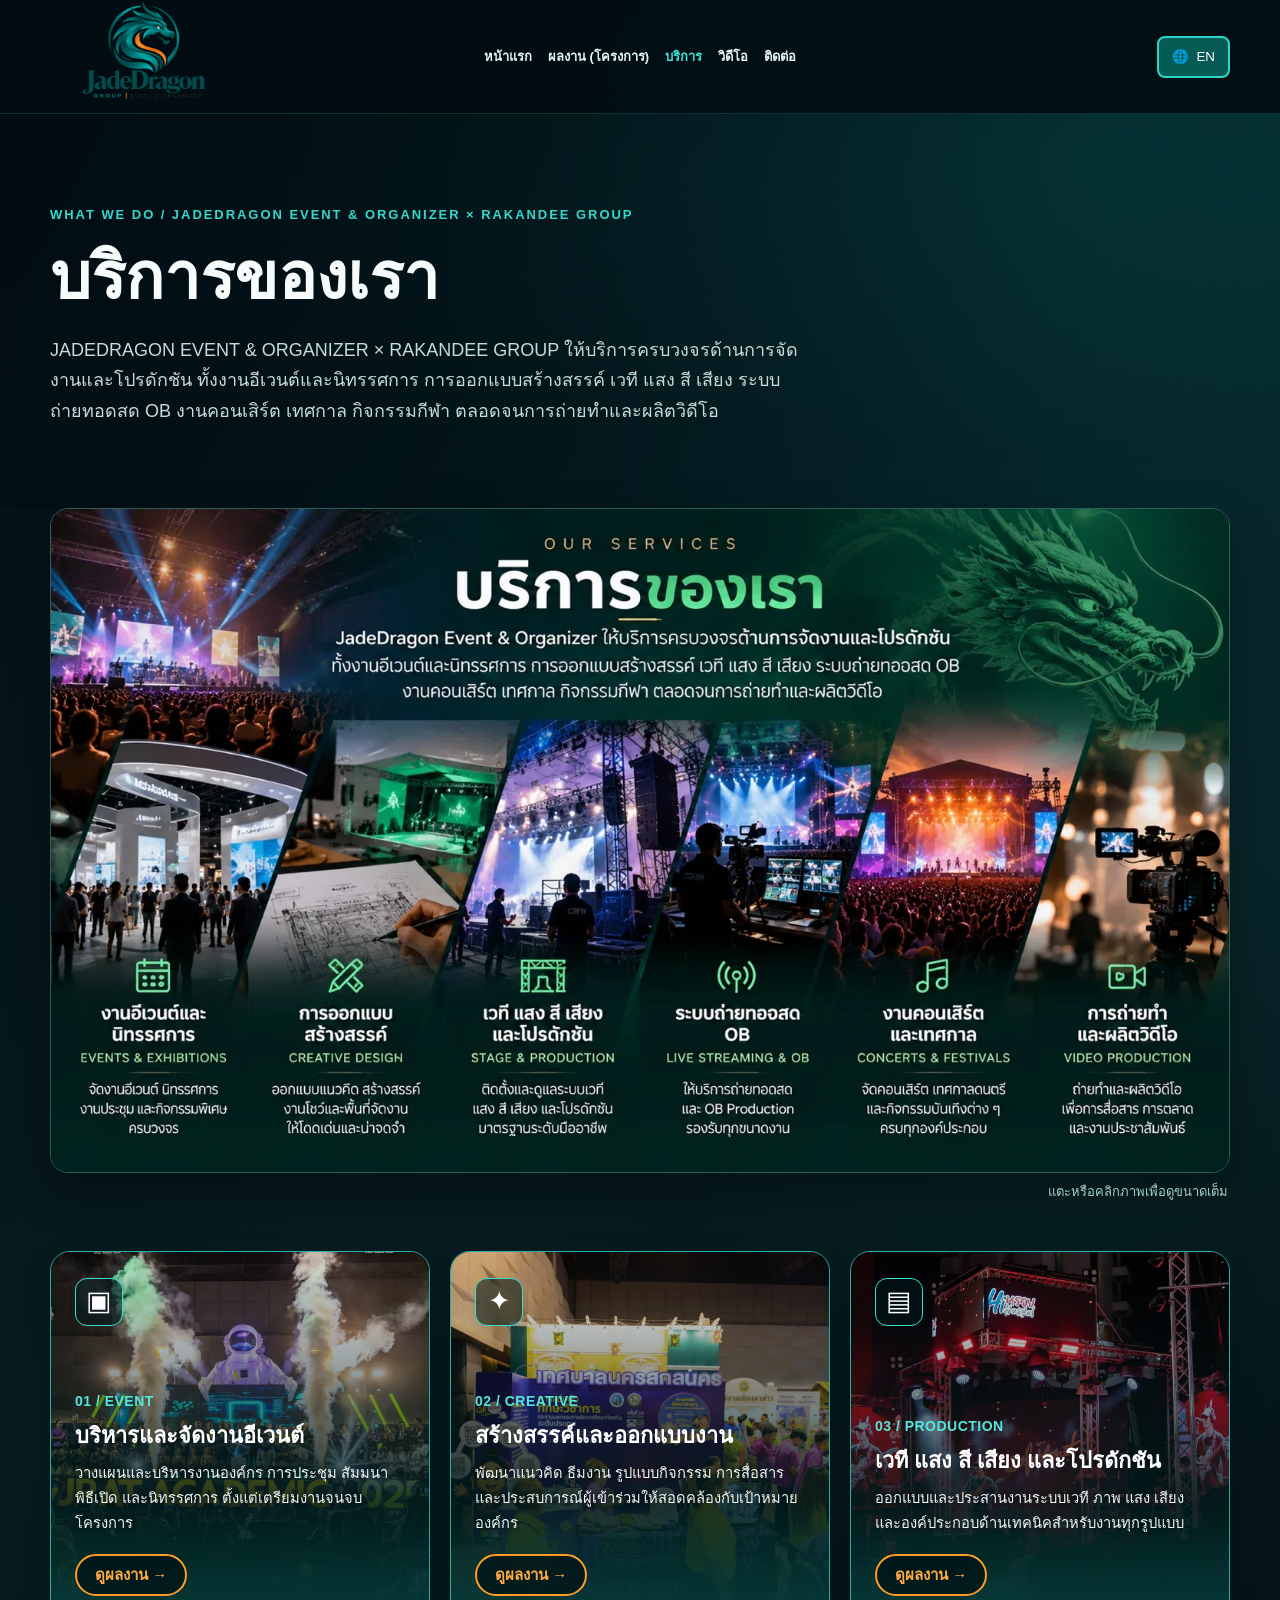
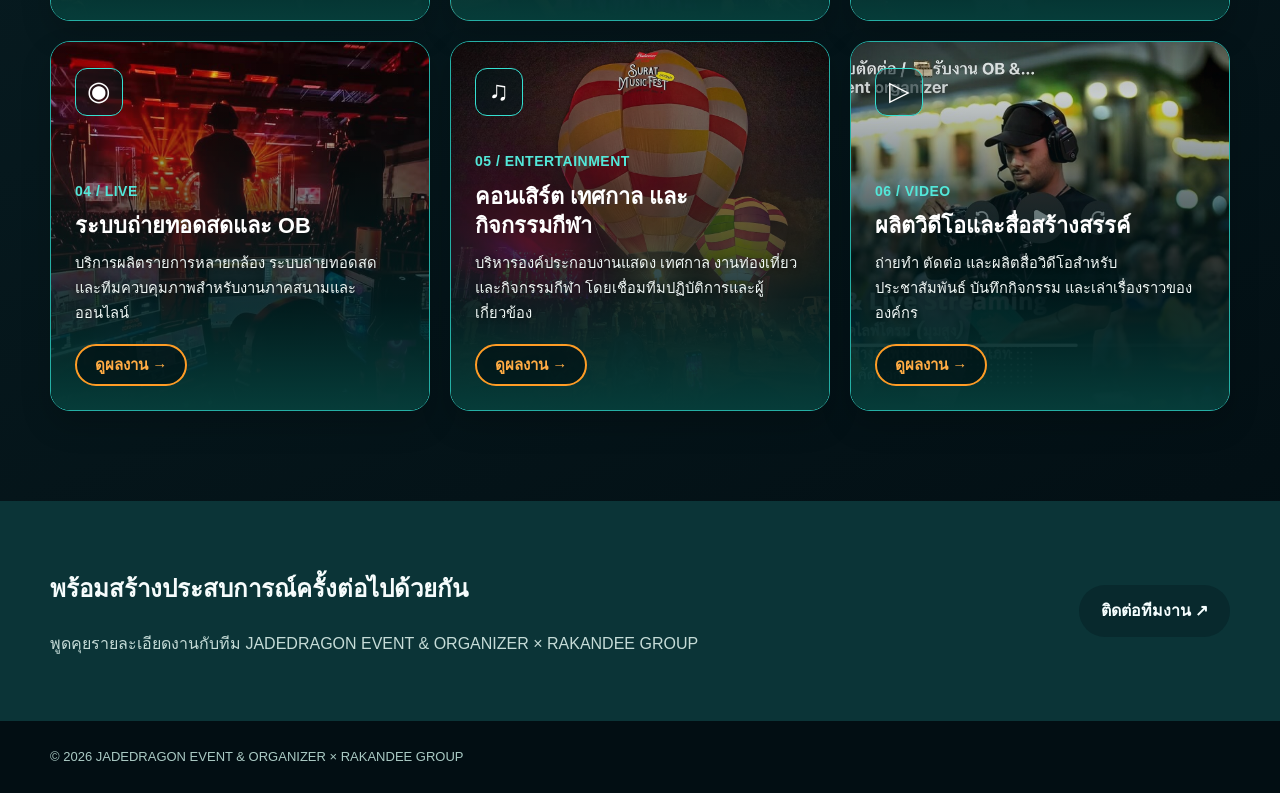
<file: services.html>
<!doctype html><html lang="th"><head><meta charset="utf-8"><meta name="viewport" content="width=device-width,initial-scale=1"><title>รับจัดงานอีเวนต์สุราษฎร์ธานีและภาคใต้ | บริการ JADEDRAGON EVENT & ORGANIZER × RAKANDEE GROUP</title><meta name="description" content="JadeDragon × RAKANDEE GROUP รับจัดงานอีเวนต์สุราษฎร์ธานีและทั่วภาคใต้ บริการนิทรรศการ เวที แสง สี เสียง โปรดักชัน ถ่ายทอดสด OB คอนเสิร์ต และผลิตวิดีโอครบวงจร"><link rel="canonical" href="https://www.jadedragonevent.com/services.html"><meta name="robots" content="index,follow,max-image-preview:large"><meta name="theme-color" content="#071d22"><meta property="og:locale" content="th_TH"><meta property="og:type" content="website"><meta property="og:site_name" content="JadeDragon Group Event & Organizer × RAKANDEE GROUP"><meta property="og:title" content="รับจัดงานอีเวนต์สุราษฎร์ธานีและภาคใต้ | บริการ JadeDragon × RAKANDEE GROUP"><meta property="og:description" content="บริการจัดงานอีเวนต์ นิทรรศการ เวที แสง สี เสียง โปรดักชัน OB ถ่ายทอดสด และผลิตวิดีโอ โดย JadeDragon × RAKANDEE GROUP สุราษฎร์ธานี"><meta property="og:url" content="https://www.jadedragonevent.com/services.html"><meta property="og:image" content="https://www.jadedragonevent.com/assets/jadedragon-services-overview.webp"><meta name="twitter:card" content="summary_large_image"><script type="application/ld+json">{"@context":"https://schema.org","@type":"Service","name":"บริการจัดงานอีเวนต์และโปรดักชัน สุราษฎร์ธานีและภาคใต้","serviceType":["Event Management","Creative Design","Stage Lighting and Sound Production","OB and Live Streaming","Concert and Festival Production","Video Production"],"provider":{"@type":"Organization","name":"JadeDragon Group Event & Organizer","url":"https://www.jadedragonevent.com/"},"areaServed":[{"@type":"AdministrativeArea","name":"จังหวัดสุราษฎร์ธานี"},{"@type":"Place","name":"ภาคใต้ ประเทศไทย"}],"url":"https://www.jadedragonevent.com/services.html"}</script><link rel="stylesheet" href="assets/jadedragon-cinematic.css"><style>:root{font-family:-apple-system,BlinkMacSystemFont,"Noto Sans Thai",sans-serif;color:#eef9f7;background:#071d22}*{box-sizing:border-box}body{margin:0;line-height:1.7}a{color:inherit;text-decoration:none}.wrap{width:min(1180px,calc(100% - 40px));margin:auto}.nav{position:sticky;top:0;z-index:20;background:#08272d;border-bottom:1px solid #245451}.navin{min-height:100px;display:flex;align-items:center;justify-content:space-between;gap:20px;position:relative}.brand img{width:190px;height:105px;object-fit:contain}.links{display:flex;gap:18px;align-items:center;font-size:14px;font-weight:650}.links a:hover,.links a[aria-current]{color:#56e0d3}.actions{display:flex;align-items:center}.lang{display:inline-flex;gap:7px;align-items:center;justify-content:center;min-height:42px;padding:8px 13px;border:2px solid #2cd6c7;border-radius:8px;background:#075b55;color:#fff;font:800 15px inherit;cursor:pointer}.lang:before{content:"🌐"}.hero{padding:90px 0 64px;background:radial-gradient(circle at 80% 15%,#0b5550,#071d22 55%)}.eyebrow{font-size:13px;font-weight:800;letter-spacing:.15em;color:#53ddcf}h1{font-size:clamp(36px,5vw,64px);line-height:1.16;margin:14px 0 20px}p{color:#c6dcd8}.hero p{max-width:750px;font-size:18px}.service-overview{margin:0 auto;padding:0 0 18px}.service-overview-link{display:block;overflow:hidden;border:1px solid #2b5d58;border-radius:18px;background:#061719;box-shadow:0 18px 45px #0005}.service-overview img{display:block;width:100%;height:auto}.service-overview figcaption{padding:8px 2px 0;text-align:right;color:#a8cfc8;font-size:13px}.services{display:grid;grid-template-columns:repeat(3,minmax(0,1fr));gap:20px;padding:30px 0 90px}.service{padding:30px;border:1px solid #2b5d58;background:#10363b;border-radius:16px}.service .num{color:#54dfcf;font-size:13px;font-weight:800}.service h2{font-size:22px;line-height:1.4;margin:12px 0}.service p{margin:0}.cta{padding:48px 0;background:#0b3437}.cta .wrap{display:flex;justify-content:space-between;align-items:center;gap:24px}.btn{display:inline-block;padding:12px 22px;border-radius:8px;background:#16aa9b;color:#fff;font-weight:800}footer{padding:25px 0;color:#aacac4;font-size:13px}@media(min-width:1101px){.links{position:absolute;left:50%;transform:translateX(-50%);white-space:nowrap;gap:16px;font-size:13px}}@media(max-width:1100px){.navin{flex-wrap:wrap;padding-bottom:12px}.links{order:3;width:100%;justify-content:center;flex-wrap:wrap}.brand img{width:155px;height:85px}}@media(max-width:700px){.services{grid-template-columns:1fr}.hero{padding:55px 0 35px}.cta .wrap{flex-direction:column;align-items:flex-start}.links{gap:12px;font-size:13px}.brand img{width:130px;height:76px}.service-overview{padding-bottom:8px}.service-overview figcaption{text-align:center;font-size:12px}}
/* Cinematic photo portfolio cards: six service categories */
.services{gap:20px;padding-top:30px}
.service{position:relative;display:flex;align-items:flex-end;isolation:isolate;overflow:hidden;min-height:370px;padding:0!important;border:1px solid #25afa5!important;border-radius:20px!important;background:#08292c!important;box-shadow:0 14px 30px rgba(0,0,0,.18);transition:transform .25s ease,border-color .25s ease,box-shadow .25s ease}
.service::before{content:"";position:absolute;inset:0;z-index:-2;background-image:var(--service-image);background-position:center;background-size:cover;transition:transform .45s ease}
.service::after{content:"";position:absolute;inset:0;z-index:-1;background:linear-gradient(180deg,rgba(0,15,20,.05) 0%,rgba(0,21,25,.35) 27%,rgba(0,29,31,.88) 70%,#063c39 100%)}
.service:hover{transform:translateY(-4px);border-color:#52eadb!important;box-shadow:0 20px 35px rgba(0,0,0,.3)}
.service:hover::before{transform:scale(1.035)}
.service-content{width:100%;padding:26px 24px 24px;display:flex;flex-direction:column;align-items:flex-start;min-height:100%;justify-content:flex-end}
.service-icon{display:grid;place-items:center;width:48px;height:48px;border:1.5px solid #35e0d1;border-radius:12px;color:#fff;font-size:27px;margin-bottom:auto;background:rgba(0,25,29,.55);font-family:Arial,sans-serif}
.service .num{font-size:14px!important;letter-spacing:.035em;color:#53e7d9!important;margin-top:18px}
.service h2{font-size:clamp(19px,1.7vw,24px)!important;line-height:1.36!important;color:#fff!important;margin:8px 0 10px!important;text-wrap:pretty}
.service p{color:#f0f8f6!important;font-size:clamp(14px,1.15vw,16px)!important;line-height:1.7!important;margin:0 0 18px!important;text-shadow:0 1px 5px #0008}
.service-work-link{display:inline-flex;align-items:center;justify-content:center;min-height:40px;padding:7px 18px;border:2px solid #ff9c25;border-radius:999px;color:#ffac44!important;background:rgba(0,15,18,.65);font-size:15px;font-weight:800;transition:background .2s,color .2s}
.service-work-link:hover,.service-work-link:focus-visible{background:#ff9c25;color:#061d20!important;outline-offset:3px}
@media(min-width:701px) and (max-width:1100px){.services{grid-template-columns:repeat(2,minmax(0,1fr))}.service{min-height:360px}}
@media(max-width:700px){.services{grid-template-columns:1fr;gap:16px}.service{min-height:340px}.service-content{padding:22px}.service h2{font-size:21px!important}.service p{font-size:15px!important}}
@media(prefers-reduced-motion:reduce){.service,.service::before,.service-work-link{transition:none}}
.service-work-link{font-family:inherit;cursor:default}.service-work-link:hover,.service-work-link:focus-visible{background:rgba(0,15,18,.65)!important;color:#ffac44!important}
</style></head><body><nav class="nav" aria-label="Main navigation"><div class="wrap navin"><a class="brand" href="index.html" aria-label="JADEDRAGON EVENT & ORGANIZER × RAKANDEE GROUP"><img src="assets/jadedragon-logo-brand.webp" alt="JADEDRAGON EVENT & ORGANIZER × RAKANDEE GROUP" width="900" height="593" decoding="async"></a><div class="links"><a href="index.html" data-th="หน้าแรก" data-en="Home">หน้าแรก</a><a href="projects/index.html" data-th="ผลงาน (โครงการ)" data-en="Projects">ผลงาน (โครงการ)</a><a href="services.html" aria-current="page" data-th="บริการ" data-en="Services">บริการ</a><a href="videos.html" data-th="วิดีโอ" data-en="Videos">วิดีโอ</a><a href="contact.html" data-th="ติดต่อ" data-en="Contact">ติดต่อ</a></div><div class="actions"><button type="button" class="lang" id="langBtn" aria-label="Switch to English">EN</button></div></div></nav><main><header class="hero"><div class="wrap"><div class="eyebrow">WHAT WE DO / JADEDRAGON EVENT & ORGANIZER × RAKANDEE GROUP</div><h1 data-th="บริการของเรา" data-en="Our Services">บริการของเรา</h1><p data-th="JADEDRAGON EVENT & ORGANIZER × RAKANDEE GROUP ให้บริการครบวงจรด้านการจัดงานและโปรดักชัน ทั้งงานอีเวนต์และนิทรรศการ การออกแบบสร้างสรรค์ เวที แสง สี เสียง ระบบถ่ายทอดสด OB งานคอนเสิร์ต เทศกาล กิจกรรมกีฬา ตลอดจนการถ่ายทำและผลิตวิดีโอ" data-en="Explore JADEDRAGON EVENT & ORGANIZER × RAKANDEE GROUP’s event and production services: event management and exhibitions, creative design, staging, lighting and sound, OB and live streaming, concerts, festivals, sports events, filming and video production.">JADEDRAGON EVENT & ORGANIZER × RAKANDEE GROUP ให้บริการครบวงจรด้านการจัดงานและโปรดักชัน ทั้งงานอีเวนต์และนิทรรศการ การออกแบบสร้างสรรค์ เวที แสง สี เสียง ระบบถ่ายทอดสด OB งานคอนเสิร์ต เทศกาล กิจกรรมกีฬา ตลอดจนการถ่ายทำและผลิตวิดีโอ</p></div></header><figure class="wrap service-overview"><a class="service-overview-link" href="assets/jadedragon-services-overview.webp" target="_blank" rel="noopener" aria-label="เปิดภาพสรุปบริการขนาดเต็ม"><img src="assets/jadedragon-services-overview.webp" alt="ภาพสรุปบริการ JADEDRAGON EVENT & ORGANIZER × RAKANDEE GROUP: อีเวนต์และนิทรรศการ ออกแบบสร้างสรรค์ เวที แสง สี เสียง ถ่ายทอดสด OB คอนเสิร์ต เทศกาล และผลิตวิดีโอ" loading="lazy" decoding="async"></a><figcaption>แตะหรือคลิกภาพเพื่อดูขนาดเต็ม</figcaption></figure><section class="wrap services" aria-label="Services"><article class="service" style="--service-image:url('assets/surat-academic-2025-cover.jpg')"><div class="service-content"><span class="service-icon" aria-hidden="true">▣</span><span class="num">01 / EVENT</span><h2 data-th="บริหารและจัดงานอีเวนต์" data-en="Event Management">บริหารและจัดงานอีเวนต์</h2><p data-th="วางแผนและบริหารงานองค์กร การประชุม สัมมนา พิธีเปิด และนิทรรศการ ตั้งแต่เตรียมงานจนจบโครงการ" data-en="Planning and management for corporate events, conferences, seminars, openings and exhibitions.">วางแผนและบริหารงานองค์กร การประชุม สัมมนา พิธีเปิด และนิทรรศการ ตั้งแต่เตรียมงานจนจบโครงการ</p><button type="button" class="service-work-link" data-th="ดูผลงาน →" data-en="View work →" aria-label="ดูผลงาน (เร็ว ๆ นี้)" title="เร็ว ๆ นี้">ดูผลงาน →</button></div></article><article class="service" style="--service-image:url('assets/recovered/943a80a9a95853d68be0.jpg')"><div class="service-content"><span class="service-icon" aria-hidden="true">✦</span><span class="num">02 / CREATIVE</span><h2 data-th="สร้างสรรค์และออกแบบงาน" data-en="Creative & Design">สร้างสรรค์และออกแบบงาน</h2><p data-th="พัฒนาแนวคิด ธีมงาน รูปแบบกิจกรรม การสื่อสาร และประสบการณ์ผู้เข้าร่วมให้สอดคล้องกับเป้าหมายองค์กร" data-en="Concepts, themes, activities, communication and guest experiences tailored to your objectives.">พัฒนาแนวคิด ธีมงาน รูปแบบกิจกรรม การสื่อสาร และประสบการณ์ผู้เข้าร่วมให้สอดคล้องกับเป้าหมายองค์กร</p><button type="button" class="service-work-link" data-th="ดูผลงาน →" data-en="View work →" aria-label="ดูผลงาน (เร็ว ๆ นี้)" title="เร็ว ๆ นี้">ดูผลงาน →</button></div></article><article class="service" style="--service-image:url('assets/recovered/6c0bb193c0a4873f11f9.jpg')"><div class="service-content"><span class="service-icon" aria-hidden="true">▤</span><span class="num">03 / PRODUCTION</span><h2 data-th="เวที แสง สี เสียง และโปรดักชัน" data-en="Stage & Production">เวที แสง สี เสียง และโปรดักชัน</h2><p data-th="ออกแบบและประสานงานระบบเวที ภาพ แสง เสียง และองค์ประกอบด้านเทคนิคสำหรับงานทุกรูปแบบ" data-en="Stage, visuals, lighting, sound and technical production coordination.">ออกแบบและประสานงานระบบเวที ภาพ แสง เสียง และองค์ประกอบด้านเทคนิคสำหรับงานทุกรูปแบบ</p><button type="button" class="service-work-link" data-th="ดูผลงาน →" data-en="View work →" aria-label="ดูผลงาน (เร็ว ๆ นี้)" title="เร็ว ๆ นี้">ดูผลงาน →</button></div></article><article class="service" style="--service-image:url('assets/recovered/e6ad357c362f1fda4f54.jpg')"><div class="service-content"><span class="service-icon" aria-hidden="true">◉</span><span class="num">04 / LIVE</span><h2 data-th="ระบบถ่ายทอดสดและ OB" data-en="OB & Live Streaming">ระบบถ่ายทอดสดและ OB</h2><p data-th="บริการผลิตรายการหลายกล้อง ระบบถ่ายทอดสด และทีมควบคุมภาพสำหรับงานภาคสนามและออนไลน์" data-en="Multi-camera production, live streaming and video control for on-site and online events.">บริการผลิตรายการหลายกล้อง ระบบถ่ายทอดสด และทีมควบคุมภาพสำหรับงานภาคสนามและออนไลน์</p><button type="button" class="service-work-link" data-th="ดูผลงาน →" data-en="View work →" aria-label="ดูผลงาน (เร็ว ๆ นี้)" title="เร็ว ๆ นี้">ดูผลงาน →</button></div></article><article class="service" style="--service-image:url('assets/recovered/46ef4d17103afe89364b.jpg')"><div class="service-content"><span class="service-icon" aria-hidden="true">♫</span><span class="num">05 / ENTERTAINMENT</span><h2 data-th="คอนเสิร์ต เทศกาล และกิจกรรมกีฬา" data-en="Concerts, Festivals & Sports">คอนเสิร์ต เทศกาล และกิจกรรมกีฬา</h2><p data-th="บริหารองค์ประกอบงานแสดง เทศกาล งานท่องเที่ยว และกิจกรรมกีฬา โดยเชื่อมทีมปฏิบัติการและผู้เกี่ยวข้อง" data-en="Production and operational coordination for performances, festivals, tourism and sporting events.">บริหารองค์ประกอบงานแสดง เทศกาล งานท่องเที่ยว และกิจกรรมกีฬา โดยเชื่อมทีมปฏิบัติการและผู้เกี่ยวข้อง</p><button type="button" class="service-work-link" data-th="ดูผลงาน →" data-en="View work →" aria-label="ดูผลงาน (เร็ว ๆ นี้)" title="เร็ว ๆ นี้">ดูผลงาน →</button></div></article><article class="service" style="--service-image:url('assets/recovered/894f9bf5fec53535d81a.jpg')"><div class="service-content"><span class="service-icon" aria-hidden="true">▷</span><span class="num">06 / VIDEO</span><h2 data-th="ผลิตวิดีโอและสื่อสร้างสรรค์" data-en="Video Production">ผลิตวิดีโอและสื่อสร้างสรรค์</h2><p data-th="ถ่ายทำ ตัดต่อ และผลิตสื่อวิดีโอสำหรับประชาสัมพันธ์ บันทึกกิจกรรม และเล่าเรื่องราวขององค์กร" data-en="Filming, editing and video storytelling for promotions, event coverage and organizations.">ถ่ายทำ ตัดต่อ และผลิตสื่อวิดีโอสำหรับประชาสัมพันธ์ บันทึกกิจกรรม และเล่าเรื่องราวขององค์กร</p><button type="button" class="service-work-link" data-th="ดูผลงาน →" data-en="View work →" aria-label="ดูผลงาน (เร็ว ๆ นี้)" title="เร็ว ๆ นี้">ดูผลงาน →</button></div></article></section><section class="cta"><div class="wrap"><div><h2 data-th="พร้อมสร้างประสบการณ์ครั้งต่อไปด้วยกัน" data-en="Let’s Create Your Next Experience">พร้อมสร้างประสบการณ์ครั้งต่อไปด้วยกัน</h2><p data-th="พูดคุยรายละเอียดงานกับทีม JADEDRAGON EVENT & ORGANIZER × RAKANDEE GROUP" data-en="Discuss your event with the JADEDRAGON EVENT & ORGANIZER × RAKANDEE GROUP team.">พูดคุยรายละเอียดงานกับทีม JADEDRAGON EVENT & ORGANIZER × RAKANDEE GROUP</p></div><a class="btn" href="contact.html#brief" data-th="ติดต่อทีมงาน ↗" data-en="Contact Our Team ↗">ติดต่อทีมงาน ↗</a></div></section></main><footer><div class="wrap">© 2026 JADEDRAGON EVENT & ORGANIZER × RAKANDEE GROUP</div></footer><script>let lang='th';document.getElementById('langBtn').addEventListener('click',()=>{lang=lang==='th'?'en':'th';document.documentElement.lang=lang;document.querySelectorAll('[data-th][data-en]').forEach(e=>e.textContent=e.dataset[lang]);const b=document.getElementById('langBtn');b.textContent=lang==='th'?'EN':'TH';b.setAttribute('aria-label',lang==='th'?'Switch to English':'เปลี่ยนเป็นภาษาไทย')})</script></body></html>
</file>
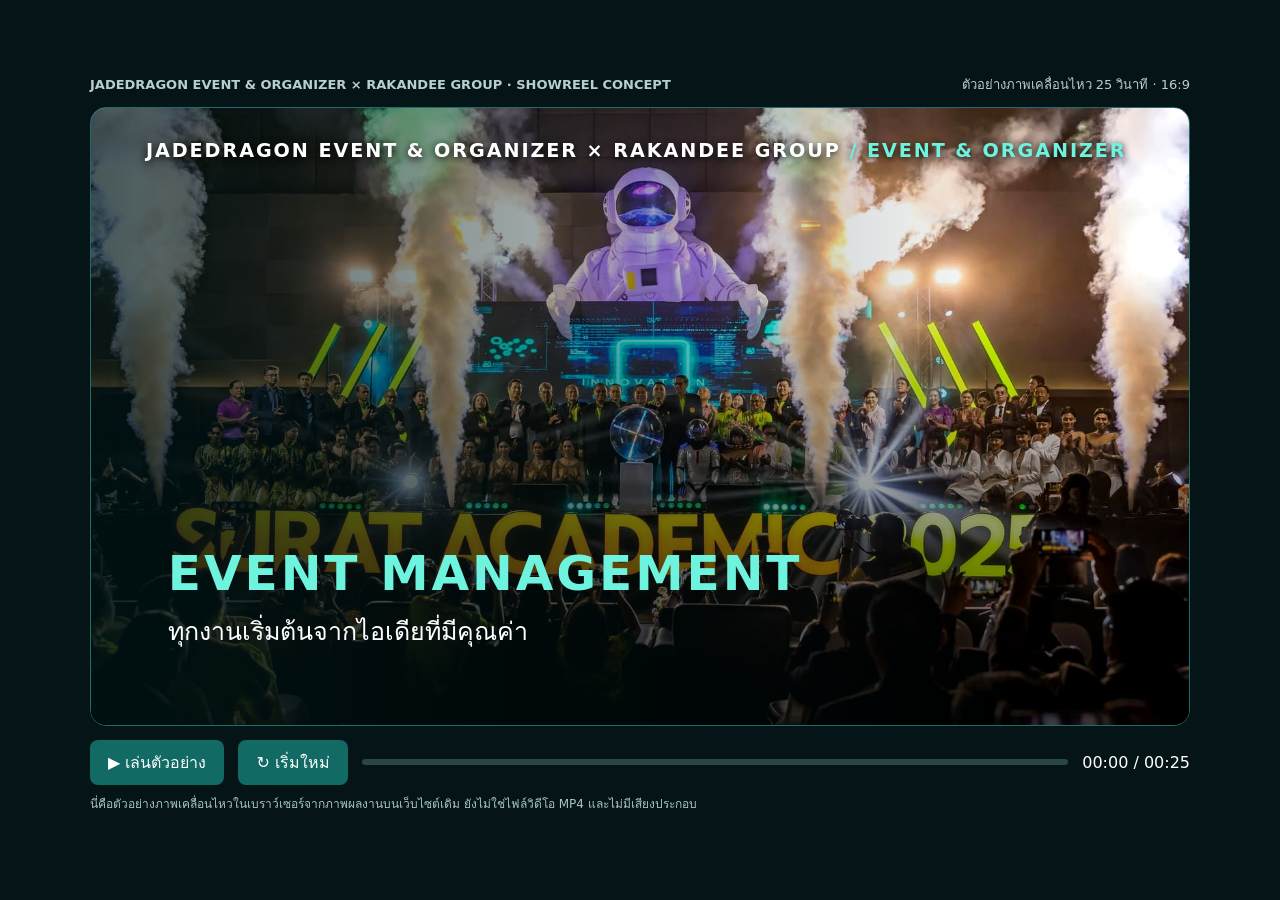
<file: showreel-preview.html>
<!doctype html><html lang="th"><head><meta charset="utf-8"><meta name="viewport" content="width=device-width,initial-scale=1"><title>JADEDRAGON EVENT & ORGANIZER × RAKANDEE GROUP | Video Showreel Preview</title><style>*{box-sizing:border-box}body{margin:0;background:#051417;color:white;font-family:system-ui,"Noto Sans Thai",sans-serif;display:grid;place-items:center;min-height:100vh;padding:16px}.wrap{width:min(100%,1100px)}.meta{display:flex;justify-content:space-between;gap:12px;align-items:center;margin-bottom:12px;font-size:13px;color:#b6cfd0}.screen{aspect-ratio:16/9;position:relative;overflow:hidden;background:#001014;border:1px solid #226b68;border-radius:16px}.scene{position:absolute;inset:0;opacity:0;transition:opacity .7s;overflow:hidden}.scene.active{opacity:1}.scene img{width:100%;height:100%;object-fit:cover;filter:contrast(1.12) saturate(1.1);transform:scale(1.02)}.scene.active img{animation:zoom 4s linear forwards}.scene:after{content:"";position:absolute;inset:0;background:linear-gradient(90deg,#001719b8,transparent 85%),linear-gradient(0deg,#000b 0%,transparent 70%)}.caption{position:absolute;z-index:2;bottom:12%;left:7%;right:7%;transform:translateY(18px);opacity:0;transition:all .7s .25s}.scene.active .caption{transform:none;opacity:1}.caption strong{display:block;color:#6ef3df;font-size:clamp(18px,3.8vw,49px);letter-spacing:.06em}.caption p{font-size:clamp(13px,2.1vw,25px);margin:10px 0 0}.brand{position:absolute;z-index:3;left:5%;top:5%;font-size:clamp(12px,1.5vw,20px);font-weight:800;letter-spacing:.1em;text-shadow:0 2px 8px black}.end{position:absolute;inset:0;background:radial-gradient(circle at 65% 30%,#136c68,#04181b 60%);display:grid;place-items:center;text-align:center;padding:25px}.end h1{font-size:clamp(21px,4.6vw,56px);line-height:1.18;margin:0}.end em{font-style:normal;color:#65e6d4}.end p{font-size:clamp(12px,1.8vw,21px)}.controls{display:flex;align-items:center;gap:14px;margin-top:14px}.controls button{background:#126a65;color:white;border:0;border-radius:8px;padding:10px 18px;cursor:pointer;font:inherit}.progress{flex:1;background:#294547;height:6px;border-radius:5px;overflow:hidden}.bar{height:100%;width:0;background:#6ef3df}.note{color:#a7c5c5;font-size:12px;line-height:1.6;margin-top:10px}@keyframes zoom{to{transform:scale(1.12)}}@media(prefers-reduced-motion:reduce){.scene.active img{animation:none}} </style></head><body><div class="wrap"><div class="meta"><b>JADEDRAGON EVENT & ORGANIZER × RAKANDEE GROUP · SHOWREEL CONCEPT</b><span>ตัวอย่างภาพเคลื่อนไหว 25 วินาที · 16:9</span></div><div class="screen" id="screen"><div class="brand">JADEDRAGON EVENT & ORGANIZER × RAKANDEE GROUP <span style="color:#6ef3df">/ EVENT & ORGANIZER</span></div><div class="scene" data-scene="0"><img src="assets/recovered/d1d5c1c441560e15bec5.jpg" alt="EVENT MANAGEMENT"><div class="caption"><strong>EVENT MANAGEMENT</strong><p>ทุกงานเริ่มต้นจากไอเดียที่มีคุณค่า</p></div></div><div class="scene" data-scene="1"><img src="assets/recovered/a9a2e4c3086d7dd1a9e0.jpg" alt="CREATIVE & DESIGN"><div class="caption"><strong>CREATIVE & DESIGN</strong><p>เปลี่ยนแนวคิดให้เป็นประสบการณ์</p></div></div><div class="scene" data-scene="2"><img src="assets/recovered/6c0bb193c0a4873f11f9.jpg" alt="STAGE & PRODUCTION"><div class="caption"><strong>STAGE & PRODUCTION</strong><p>เวที แสง สี เสียง อย่างมืออาชีพ</p></div></div><div class="scene" data-scene="3"><img src="assets/recovered/4a8897b8e5cbf5b423db.jpg" alt="FESTIVAL & CULTURE"><div class="caption"><strong>FESTIVAL & CULTURE</strong><p>สร้างความประทับใจในทุกช่วงเวลา</p></div></div><div class="scene" data-scene="4"><img src="assets/recovered/46ef4d17103afe89364b.jpg" alt="FESTIVAL & TOURISM"><div class="caption"><strong>FESTIVAL & TOURISM</strong><p>สร้างสีสันให้ทุกเทศกาล</p></div></div><div class="scene" data-scene="5"><img src="assets/recovered/e6ad357c362f1fda4f54.jpg" alt="OB & LIVE STREAMING"><div class="caption"><strong>OB & LIVE STREAMING</strong><p>ส่งต่อทุกช่วงเวลาสำคัญ</p></div></div><div class="scene" data-scene="6"><div class="end"><div><h1>WE CREATE MORE<br>THAN EVENTS.<br><em>WE CREATE EXPERIENCES.</em></h1><p>มากกว่าการจัดงาน คือการสร้างประสบการณ์ที่น่าจดจำ</p><p>www.JADEDRAGON EVENT & ORGANIZER × RAKANDEE GROUPevent.com</p></div></div></div></div><div class="controls"><button id="toggle">▶ เล่นตัวอย่าง</button><button id="restart">↻ เริ่มใหม่</button><div class="progress"><div class="bar" id="bar"></div></div><span id="clock">00:00 / 00:25</span></div><p class="note">นี่คือตัวอย่างภาพเคลื่อนไหวในเบราว์เซอร์จากภาพผลงานบนเว็บไซต์เดิม ยังไม่ใช่ไฟล์วิดีโอ MP4 และไม่มีเสียงประกอบ</p></div><script>const scenes=[...document.querySelectorAll('.scene')],toggle=document.getElementById('toggle'),bar=document.getElementById('bar'),clock=document.getElementById('clock');let playing=false,elapsed=0,last=0,raf=0;const duration=25;function render(){const i=Math.min(6,Math.floor(elapsed/4));scenes.forEach((e,j)=>e.classList.toggle('active',j===i));bar.style.width=(elapsed/duration*100)+'%';clock.textContent='00:'+String(Math.floor(elapsed)).padStart(2,'0')+' / 00:25';toggle.textContent=playing?'Ⅱ หยุดชั่วคราว':'▶ เล่นตัวอย่าง'}function tick(t){if(!playing)return;if(last)elapsed+=(t-last)/1000;last=t;if(elapsed>=duration){elapsed=duration;playing=false}render();if(playing)raf=requestAnimationFrame(tick)}toggle.onclick=()=>{if(elapsed>=duration)elapsed=0;playing=!playing;last=0;render();if(playing)raf=requestAnimationFrame(tick);else cancelAnimationFrame(raf)};document.getElementById('restart').onclick=()=>{elapsed=0;last=0;playing=true;render();cancelAnimationFrame(raf);raf=requestAnimationFrame(tick)};render();</script></body></html>
</file>
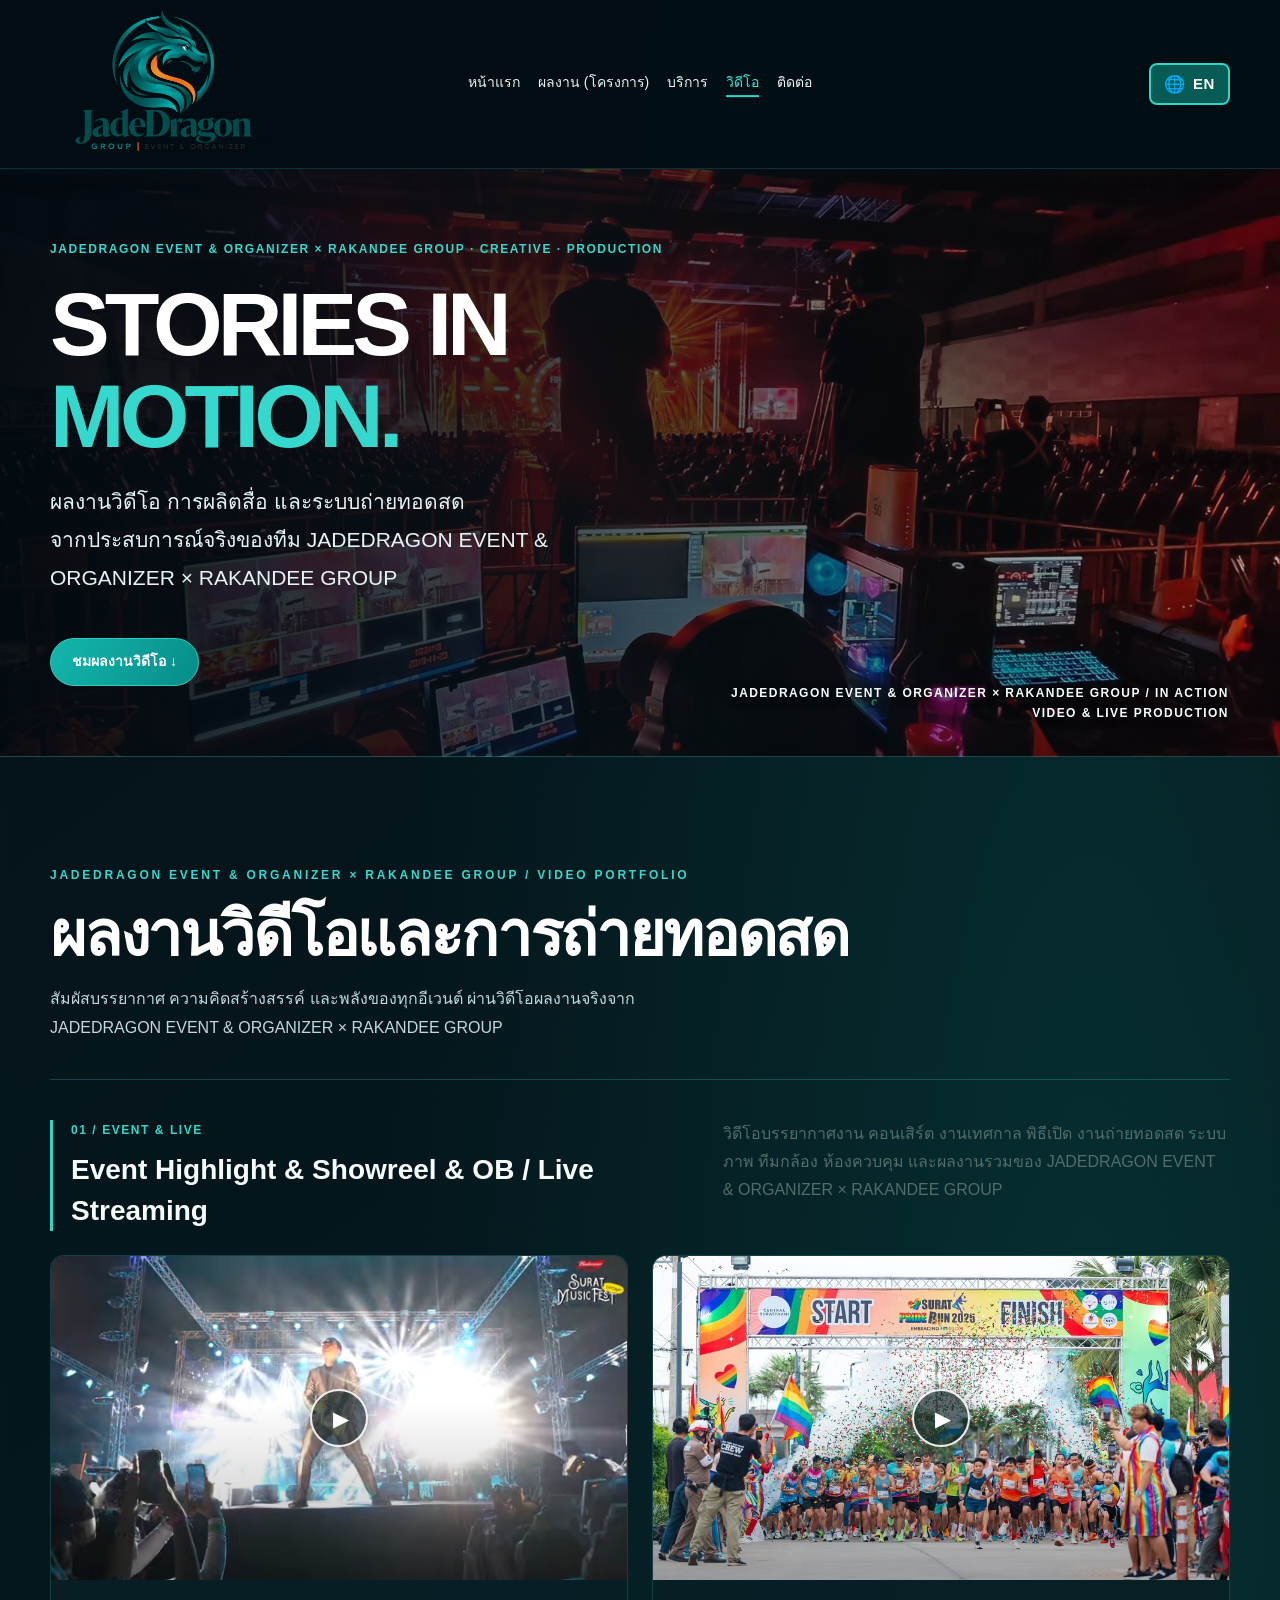
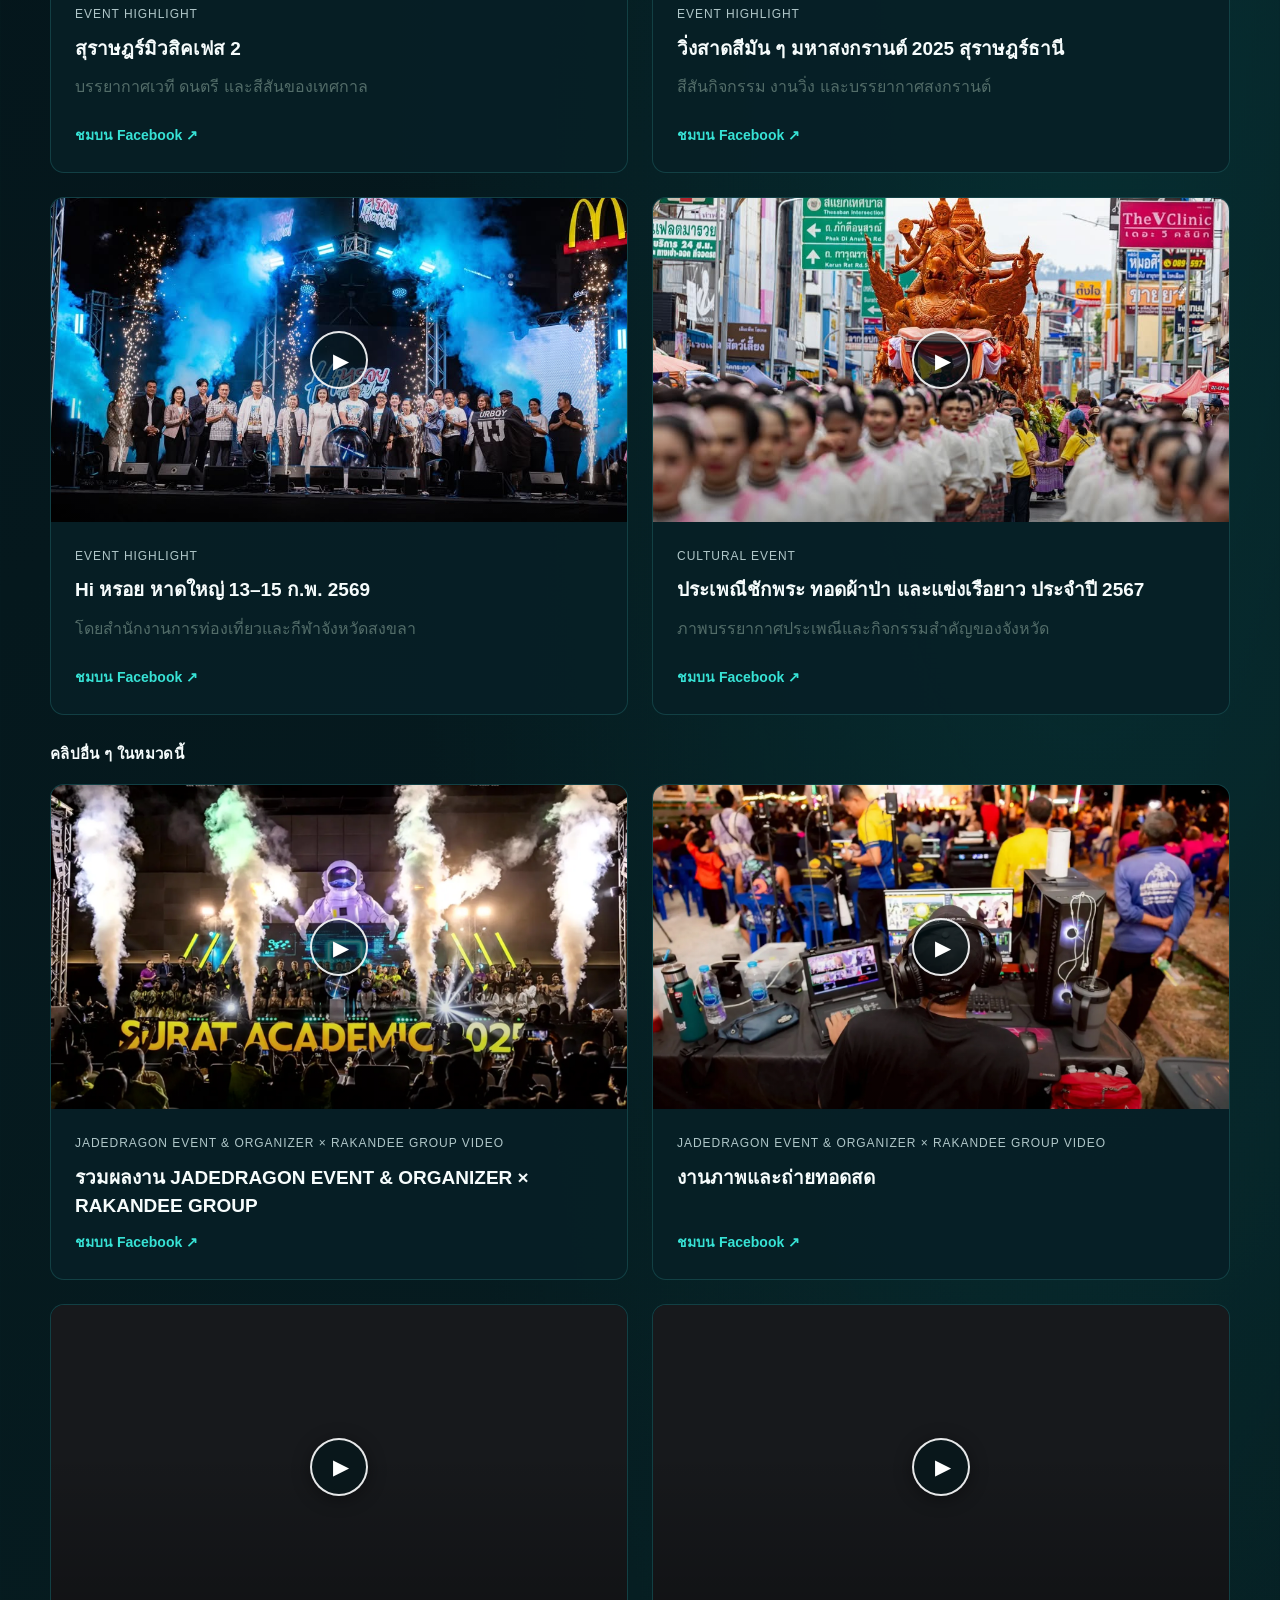
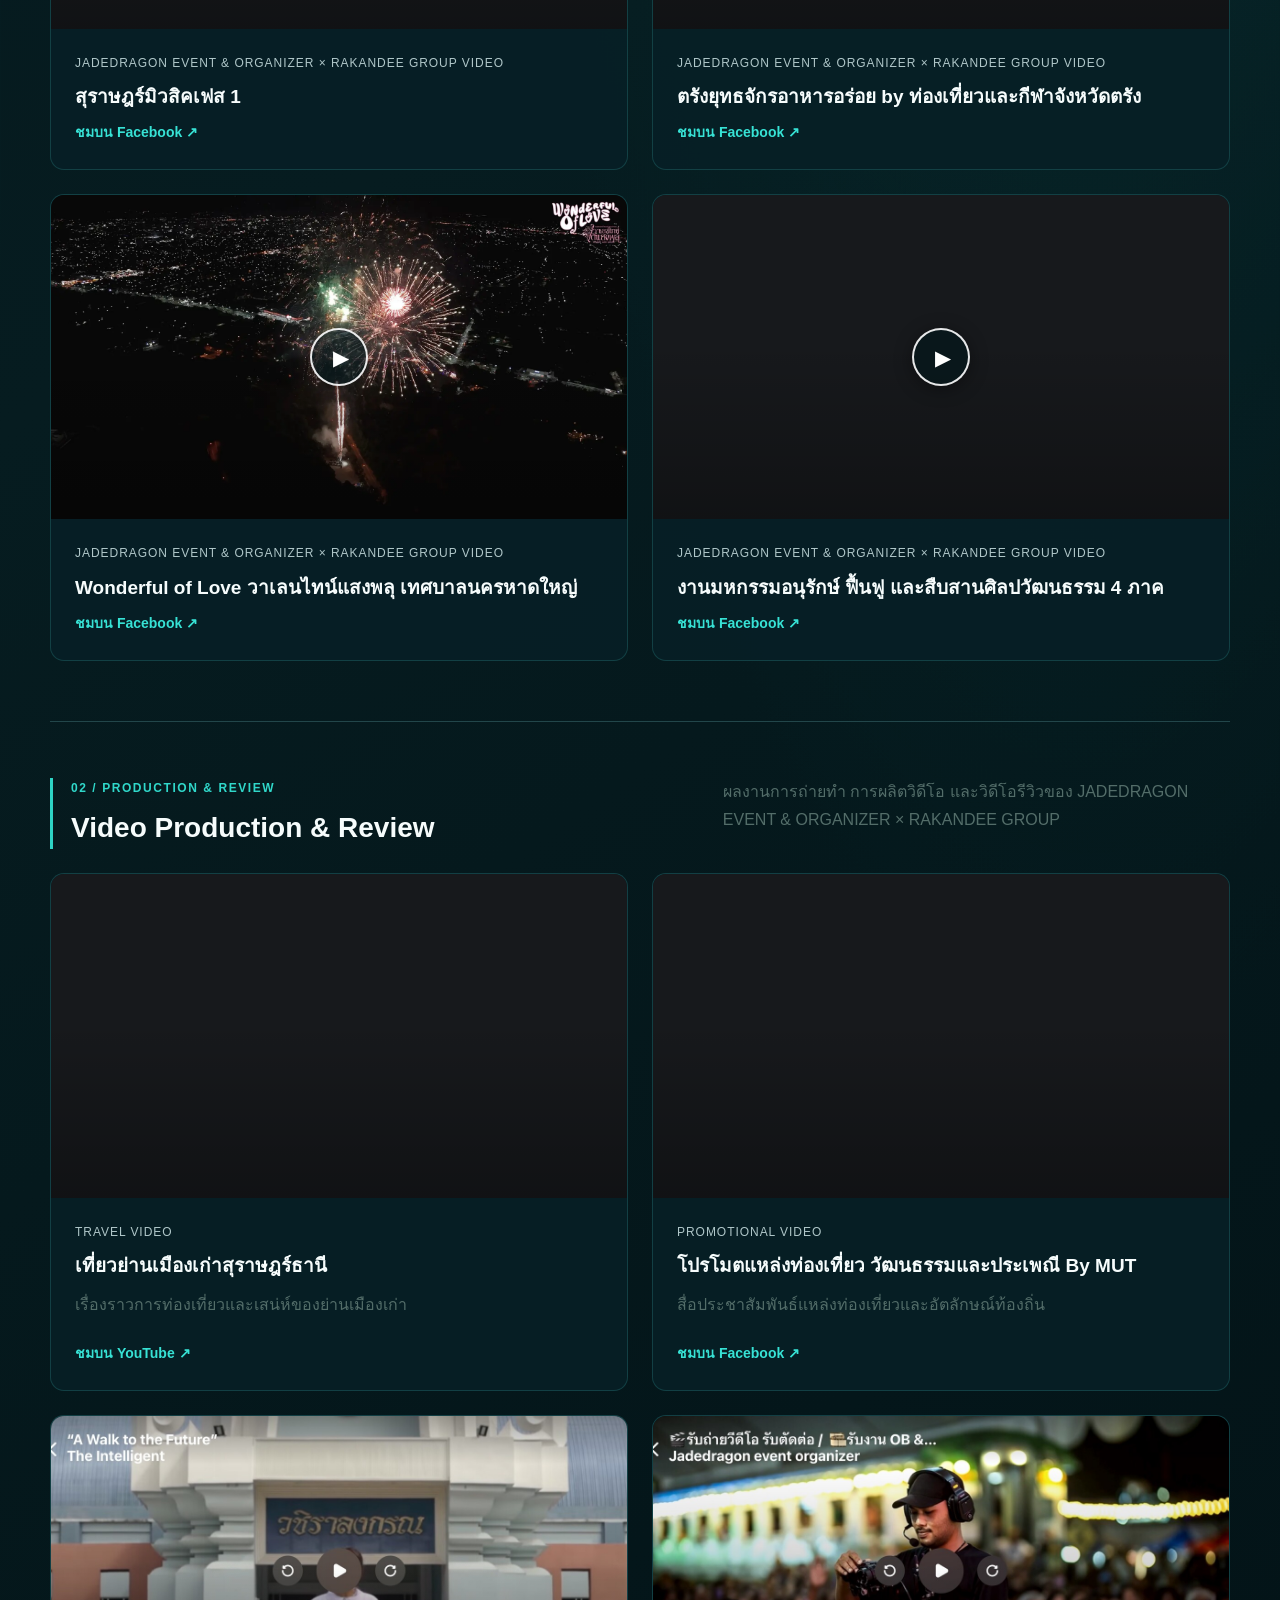
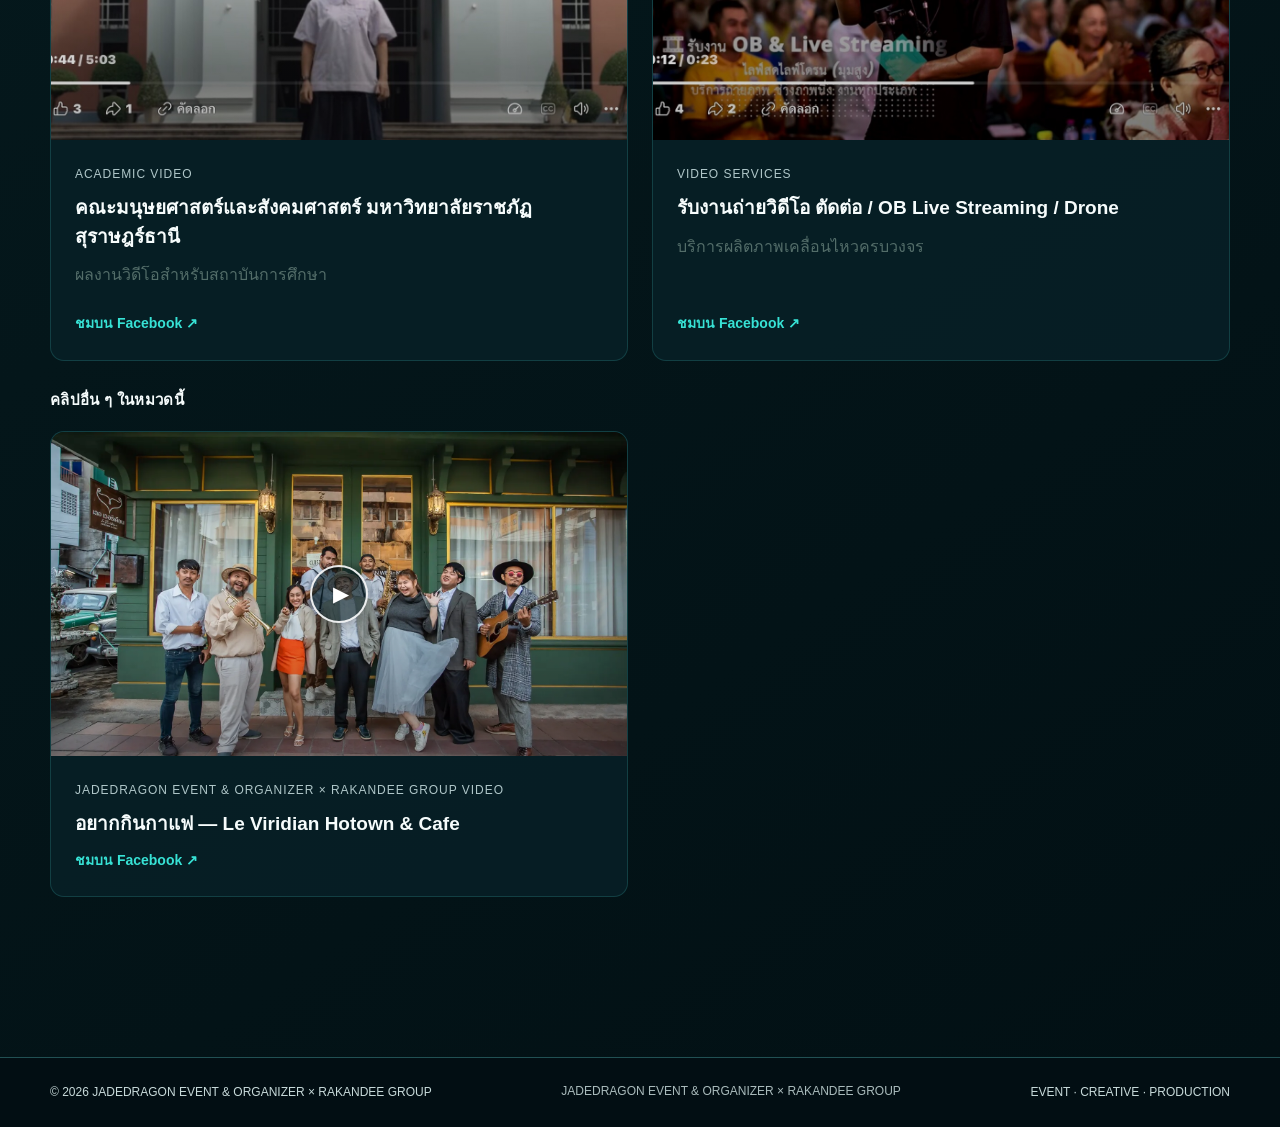
<file: videos.html>
<!doctype html><html lang="th"><head><!-- Recovered from bc4e9b81400fcf6b35d05067cb82251471d459a5; original repository files are unchanged. --><meta charset="utf-8"><meta name="viewport" content="width=device-width,initial-scale=1"><title>วิดีโอผลงาน | JADEDRAGON EVENT & ORGANIZER × RAKANDEE GROUP</title>
<meta name="description" content="ชมวิดีโอผลงานจริงของ JADEDRAGON EVENT & ORGANIZER × RAKANDEE GROUP สุราษฎร์ธานี ทั้งงานอีเวนต์ คอนเสิร์ต เทศกาล โปรดักชัน เวที แสง สี เสียง และถ่ายทอดสด OB">
<meta name="robots" content="index,follow,max-image-preview:large">
<link rel="canonical" href="https://www.jadedragonevent.com/videos.html">
<meta name="theme-color" content="#009688">
<meta property="og:locale" content="th_TH">
<meta property="og:type" content="website">
<meta property="og:site_name" content="JADEDRAGON EVENT & ORGANIZER × RAKANDEE GROUP">
<meta property="og:title" content="วิดีโอผลงาน | JADEDRAGON EVENT & ORGANIZER × RAKANDEE GROUP">
<meta property="og:description" content="รับจัดงานอีเวนต์ ออกแบบและผลิตงาน เวที แสง สี เสียง OB และไลฟ์สตรีมมิง ให้บริการสุราษฎร์ธานีและทั่วภาคใต้">
<meta property="og:url" content="https://www.jadedragonevent.com/videos.html">
<meta property="og:image" content="https://www.jadedragonevent.com/assets/jadedragon-live-stream.jpg">
<meta property="og:image:width" content="1672">
<meta property="og:image:height" content="941">
<meta property="og:image:alt" content="ทีม Jadedragon × RAKANDEE GROUP ดูแลการผลิตงานคอนเสิร์ต">
<meta name="twitter:card" content="summary_large_image">
<meta name="twitter:title" content="JADEDRAGON EVENT & ORGANIZER × RAKANDEE GROUP | รับจัดงานอีเวนต์ภาคใต้">
<meta name="twitter:description" content="รับจัดงานอีเวนต์ครบวงจร เวที แสง สี เสียง OB และไลฟ์สตรีมมิง ในสุราษฎร์ธานีและทั่วภาคใต้">
<meta name="twitter:image" content="https://www.jadedragonevent.com/assets/jadedragon-live-stream.jpg">
<script type="application/ld+json">{"@context":"https://schema.org","@type":"ProfessionalService","name":"JADEDRAGON EVENT & ORGANIZER × RAKANDEE GROUP","alternateName":"JADEDRAGON EVENT & ORGANIZER × RAKANDEE GROUP","url":"https://www.jadedragonevent.com/","logo":"https://www.jadedragonevent.com/assets/jadedragon-logo-brand.webp","image":"https://www.jadedragonevent.com/assets/jadedragon-live-stream.jpg","description":"รับจัดงานอีเวนต์ ออกแบบและผลิตงาน เวที แสง สี เสียง OB และไลฟ์สตรีมมิง ให้บริการสุราษฎร์ธานีและทั่วภาคใต้","telephone":"+66-82-113-1282","email":"jadedragon.organizer@gmail.com","address":{"@type":"PostalAddress","addressLocality":"เมืองสุราษฎร์ธานี","addressRegion":"สุราษฎร์ธานี","addressCountry":"TH"},"areaServed":[{"@type":"AdministrativeArea","name":"สุราษฎร์ธานี"},{"@type":"Place","name":"ภาคใต้ ประเทศไทย"}],"sameAs":["https://www.facebook.com/RakkandeeByJadedragoneventorganizer","https://line.me/R/ti/p/%40j-da-team"],"knowsAbout":["Event planning","Event production","Stage production","Lighting and sound","OB production","Live streaming","Photo and video production"]}</script>
<style>
:root{--nav-offset:110px;--bg:#0b0c0e;--panel:#141619;--text:#f4f4f2;--muted:#aeb1b5;--line:#2b2d30;--accent:#df2530;--max:1180px}
*{box-sizing:border-box}html{scroll-behavior:smooth;scroll-padding-top:var(--nav-offset)}body{margin:0;background:var(--bg);color:var(--text);font-family:-apple-system,BlinkMacSystemFont,"Noto Sans Thai","Segoe UI",sans-serif;line-height:1.7}a{color:inherit;text-decoration:none}button{font:inherit}button,a{-webkit-tap-highlight-color:transparent}button{cursor:pointer}img{display:block}a:focus-visible,button:focus-visible{outline:2px solid #fff;outline-offset:5px}.wrap{width:min(100% - 80px,var(--max));margin-inline:auto}.nav{position:sticky;top:0;z-index:50;background:rgba(11,12,14,.96);border-bottom:1px solid var(--line)}.navin{min-height:84px;display:flex;align-items:center;justify-content:space-between;gap:20px}.brand{display:flex;align-items:center;gap:12px}.brand img{width:40px;height:40px}.brand strong{font-size:14px;letter-spacing:.1em}.brand small{display:block;color:var(--muted);font-size:12px;letter-spacing:.04em}.links{display:flex;gap:24px;font-size:14px}.links a:hover{color:#fff;text-decoration:underline;text-underline-offset:7px}.actions{display:flex;gap:12px;align-items:center}.btn{display:inline-flex;align-items:center;justify-content:center;gap:10px;min-height:48px;padding:11px 21px;border:1px solid #55575b;background:transparent;color:var(--text);border-radius:4px;font-size:14px;font-weight:600;transition:background .2s}.btn.primary{background:var(--accent);border-color:var(--accent)}.btn:hover{background:#27292c}.btn.primary:hover{background:#be1c25}.lang{border:0;background:transparent;color:var(--text);min-width:44px;min-height:44px;font-size:14px}.hero{padding:66px 0 0}.hero-grid{display:grid;grid-template-columns:.9fr 1.1fr;gap:56px;align-items:center}.eyebrow{font-size:12px;letter-spacing:.13em;text-transform:uppercase;color:var(--muted)}.hero .eyebrow:before{content:"";display:inline-block;width:6px;height:6px;border-radius:50%;background:var(--accent);margin-right:10px;vertical-align:middle}h1{font-size:clamp(2.3rem,4.5vw,3.5rem);line-height:1.12;letter-spacing:-.035em;margin:22px 0}h1 span{color:#f4f4f2}.lead{font-size:17px;color:var(--muted);line-height:1.85;max-width:440px;margin:0}.hero-cta{display:flex;gap:12px;flex-wrap:wrap;margin-top:28px}.hero-visual{margin:0}.photo{position:relative;overflow:hidden;background:#17191c;width:100%}.photo img{position:absolute;max-width:none;object-fit:fill}.hero-visual .photo{border-radius:3px}.hero-visual figcaption{display:flex;justify-content:space-between;gap:16px;color:var(--muted);font-size:12px;letter-spacing:.07em;margin-top:15px}.hero-visual figcaption span:first-child{color:var(--text)}.capabilities{display:flex;justify-content:space-between;flex-wrap:wrap;gap:15px;border-top:1px solid var(--line);border-bottom:1px solid var(--line);padding:22px 0;margin-top:52px;color:var(--muted);font-size:12px;letter-spacing:.12em}section{padding:80px 0;scroll-margin-top:var(--nav-offset)}.section-head{display:grid;grid-template-columns:1.1fr .9fr;gap:60px;align-items:end;margin-bottom:36px}.section-head h2{font-size:clamp(1.45rem,2.5vw,2rem);font-weight:600;line-height:1.45;letter-spacing:-.02em;margin:10px 0 0}.section-head p{margin:0;color:var(--muted);font-size:16px;line-height:1.8}.grid{display:grid}.services{grid-template-columns:repeat(4,1fr);gap:0 28px}.card{border-top:1px solid var(--line);padding:25px 0 30px;background:transparent}.num{color:var(--muted);font-size:12px}.card h3{font-size:17px;font-weight:600;line-height:1.45;margin:18px 0 10px}.card p{font-size:16px;color:var(--muted);margin:0;line-height:1.8}#work{background:#111315}.portfolio-tools{display:flex;gap:8px;flex-wrap:wrap;margin-bottom:30px}.chip{padding:8px 15px;min-height:44px;border:1px solid var(--line);border-radius:3px;background:transparent;color:var(--muted);font-size:14px}.chip.active{background:var(--text);color:var(--bg);border-color:var(--text)}.projects{grid-template-columns:repeat(2,minmax(0,1fr));gap:38px 28px}.project{position:relative;min-width:0}.project[hidden]{display:none}.project .photo{aspect-ratio:3/2!important}.project-copy{padding:19px 0 0}.project-copy small{font-size:12px;letter-spacing:.07em;color:var(--muted)}.project-copy h3{font-size:18px;font-weight:600;line-height:1.4;margin:7px 35px 7px 0}.project-copy p{font-size:16px;color:var(--muted);margin:0}.project-link{border:0;background:none;color:inherit;text-align:left;font:inherit;padding:0}.project-link:after{content:"";position:absolute;inset:0}.project-link>span[aria-hidden="true"]{position:absolute;right:0;bottom:45px;color:#fff;font-size:22px}.project-title-text{position:static!important;color:inherit!important;font-size:inherit!important}.project:hover .project-copy h3{text-decoration:underline;text-underline-offset:5px}.case{display:grid;grid-template-columns:1.1fr .9fr;gap:54px;align-items:center}.case h3{font-size:24px;line-height:1.4;font-weight:600;margin:13px 0}.case p{color:var(--muted);font-size:16px}.case-list{padding:0;list-style:none;margin:25px 0}.case-list li{padding:12px 0;border-top:1px solid var(--line);color:var(--muted);font-size:16px}.case-list b{display:block;color:var(--text);font-size:14px;font-weight:500}.production{grid-template-columns:repeat(3,1fr);gap:28px}#production{padding-top:0}#brief{border-top:1px solid var(--line);padding-bottom:48px}#brief .section-head{margin-bottom:28px}#contact{padding:0 0 64px}.contact-row{display:flex;gap:25px;justify-content:space-between;align-items:center;border-top:1px solid var(--line);padding-top:25px}.contact-row p{margin:0;color:var(--muted);font-size:14px}.contact-row a{font-size:14px}.contact-row a:hover{text-decoration:underline}footer{padding:24px 0;color:var(--muted);border-top:1px solid var(--line);font-size:12px}.footer-inner{display:flex;justify-content:space-between;gap:15px;flex-wrap:wrap}dialog{color:var(--text);background:var(--panel);border:1px solid #424448;border-radius:6px;width:min(650px,calc(100% - 32px));max-height:85vh;padding:32px}dialog::backdrop{background:rgba(0,0,0,.8)}dialog h2{font-size:24px;line-height:1.4}dialog p{color:var(--muted);font-size:16px;line-height:1.85}.modal-close{float:right;background:transparent;border:1px solid #555;color:#fff;border-radius:3px;width:44px;height:44px;font-size:25px;margin-left:15px}.skip-link{position:fixed;left:15px;top:-80px;z-index:100;background:#fff;color:#000;padding:10px}.skip-link:focus{top:10px}
@media(max-width:1050px){.links{gap:15px}.navin{gap:12px}.brand small{font-size:10px}.actions .btn{padding:10px 12px}.hero-grid{gap:30px}.services{grid-template-columns:repeat(2,1fr)}.section-head{gap:35px}.case{gap:32px}}
@media(max-width:760px){.wrap{width:calc(100% - 40px)}.navin{min-height:72px;flex-wrap:wrap;padding:12px 0}.brand img{width:32px;height:32px}.brand strong{font-size:12px}.brand small{display:none}.links{display:none}.actions{gap:4px}.actions .btn{font-size:12px;min-height:42px;padding:8px 10px}.hero{padding-top:36px}.hero-grid{grid-template-columns:1fr;gap:34px}h1{font-size:clamp(2.3rem,8vw,3rem);margin:17px 0}.lead{max-width:100%;font-size:16px}.hero-cta{margin-top:22px}.hero-visual figcaption{font-size:11px}.capabilities{margin-top:30px;display:grid;grid-template-columns:1fr 1fr;gap:13px;font-size:11px;padding:18px 0}section{padding:52px 0}.section-head{grid-template-columns:1fr;gap:16px;margin-bottom:26px}.section-head h2{font-size:24px}.services{gap:0 24px}.card h3{font-size:16px}.card p{font-size:15px}.projects{gap:30px;grid-template-columns:1fr}.case{grid-template-columns:1fr;gap:28px}.production{grid-template-columns:1fr;gap:0}.production .card{padding:20px 0}.production .card h3{margin-top:8px}.contact-row{align-items:start;flex-direction:column;gap:16px}dialog{padding:22px}.project-copy h3{font-size:18px}.hero .btn{font-size:14px}}
@media(max-width:380px){.services{grid-template-columns:1fr}.brand img{display:none}.hero-cta .btn{flex:1;padding-inline:12px}}
@media(prefers-reduced-motion:reduce){html{scroll-behavior:auto}*{transition:none!important}}

.photo.photo-original img{width:100%;height:100%;left:0;top:0;object-fit:cover}
dialog.has-gallery{width:min(940px,calc(100% - 32px))}
.event-gallery{margin:26px 0}.event-gallery h3{font-size:18px;font-weight:600;margin:0 0 18px}
.event-photos{display:grid;grid-template-columns:1fr 1fr;gap:24px 20px}
.event-photos figure{margin:0;min-width:0}.event-photos figure:first-child{grid-column:1/-1}
.event-photos img{width:100%;height:auto;display:block;border-radius:3px}
.event-photos figcaption{font-size:14px;line-height:1.6;color:var(--muted);margin-top:9px}
@media(max-width:600px){.event-photos{grid-template-columns:1fr;gap:22px}.event-photos figure:first-child{grid-column:auto}}
.event-gallery .concert-photo-group{padding:0;margin:0;border:0}.event-gallery .concert-photo-group + .concert-photo-group{margin-top:36px}

.photo-more{margin-top:32px}
.contact-row .facebook-page-link{display:inline-flex;align-items:center;gap:14px;min-height:64px;max-width:100%;padding:10px 16px;border:1px solid var(--line);border-radius:6px;background:var(--panel);text-decoration:none}
.facebook-page-link img{width:48px;height:48px;object-fit:contain;flex-shrink:0}.facebook-page-link span{min-width:0;overflow-wrap:anywhere}
.contact-row .facebook-page-link:hover{border-color:var(--muted);text-decoration:none}.facebook-page-link:hover span{text-decoration:underline;text-underline-offset:4px}
.video-grid{display:grid;grid-template-columns:repeat(3,minmax(0,1fr));gap:24px}
.video-card{display:flex;flex-direction:column;align-items:flex-start;padding:26px;border:1px solid var(--line);border-radius:4px;background:var(--panel);min-width:0}
.video-card:hover{border-color:var(--muted)}.video-play{display:grid;place-items:center;width:44px;height:44px;border-radius:50%;background:var(--accent);font-size:16px;margin-bottom:26px}
.video-card small{font-size:12px;letter-spacing:.08em;color:var(--muted)}.video-card h3{font-size:18px;font-weight:600;line-height:1.5;margin:10px 0}.video-card p{font-size:16px;color:var(--muted);margin:0 0 24px}.video-watch{margin-top:auto;font-size:14px;font-weight:600}
@media(max-width:760px){.video-grid{grid-template-columns:1fr}.video-card{padding:24px}.video-play{margin-bottom:18px}}

.video-card{padding:0;overflow:hidden;align-items:stretch}
.video-thumb{position:relative;display:block;aspect-ratio:16/9;overflow:hidden;background:#17191c}
.video-thumb img{width:100%;height:100%;object-fit:cover;object-position:center;display:block}
.video-thumb::after{content:"";position:absolute;inset:0;background:linear-gradient(180deg,transparent 45%,rgba(0,0,0,.28));pointer-events:none}
.video-thumb .video-play{position:absolute;left:50%;top:50%;transform:translate(-50%,-50%);z-index:1;width:58px;height:58px;margin:0;border:2px solid rgba(255,255,255,.9);box-shadow:0 3px 18px rgba(0,0,0,.4);font-size:21px;line-height:1;padding-left:3px}
.video-card:hover .video-play,.video-card:focus-visible .video-play{background:#be1c25}
.video-copy{display:flex;flex-direction:column;align-items:flex-start;flex:1;padding:24px}
@media(max-width:760px){.video-card{padding:0}.video-copy{padding:22px}}

.brand img{display:block;width:64px;height:46px;object-fit:contain;flex-shrink:0}
.contact-row{display:block}.contact-methods{display:grid;grid-template-columns:repeat(2,minmax(0,1fr));gap:16px;margin-top:22px}
.contact-row .contact-method,.contact-row .facebook-page-link{min-width:0;min-height:96px;border:1px solid var(--line);border-radius:6px;padding:18px;background:var(--panel);text-decoration:none}
.contact-method{display:flex;flex-direction:column;justify-content:center;gap:4px}.line-contact{align-items:flex-start}.line-qr{width:128px;height:128px;object-fit:contain;background:#fff;border-radius:8px;padding:4px;margin:10px 0}.line-contact .contact-value{color:#f4f4f2}.contact-label{font-size:14px;color:var(--muted)}.contact-value{font-size:16px;overflow-wrap:anywhere}
.contact-row .contact-method:hover{border-color:var(--muted);text-decoration:none}.contact-method:hover .contact-value{text-decoration:underline;text-underline-offset:4px}
.contact-row .facebook-page-link{gap:12px}.facebook-page-link img{width:68px;height:48px;object-fit:contain}
@media(max-width:900px){.contact-methods{grid-template-columns:1fr}.contact-row .contact-method,.contact-row .facebook-page-link{min-height:84px}}
@media(max-width:760px){.brand img{display:block;width:48px;height:35px}}

#facebook-updates{border-top:1px solid var(--line)}
.facebook-updates-layout{display:grid;grid-template-columns:minmax(0,1fr) minmax(0,500px);gap:48px;align-items:start}
.facebook-updates-info{min-width:0}.facebook-updates-info>p{font-size:16px;color:var(--muted);max-width:440px;margin:20px 0}
.facebook-updates-info .facebook-page-link{display:flex;align-items:center;gap:12px;font-size:16px}
.facebook-updates-info .facebook-feed-note{font-size:14px;margin-top:24px}
.facebook-feed-host{width:100%;max-width:500px;min-width:0;min-height:650px;justify-self:center;border-radius:6px;overflow:hidden;background:var(--panel)}
.facebook-feed-host iframe{display:block;border:0;width:100%;height:650px}
@media(max-width:760px){.facebook-updates-layout{grid-template-columns:minmax(0,1fr);gap:24px}}

.video-category+.video-category{margin-top:64px;padding-top:56px;border-top:1px solid var(--line)}
.video-category-head{display:grid;grid-template-columns:minmax(0,1.1fr) minmax(280px,.9fr);gap:32px;align-items:start;margin-bottom:26px}
.video-category-head small{display:block;margin-bottom:10px;color:var(--accent);font-size:12px;font-weight:700;letter-spacing:.1em}
.video-category-head h3{margin:0;font-size:clamp(22px,3vw,34px);line-height:1.25;overflow-wrap:anywhere}
.video-category-head p{margin:0;color:var(--muted);font-size:16px;line-height:1.75}
.video-grid-featured{grid-template-columns:repeat(2,minmax(0,1fr))}
.video-grid-featured .video-card h3{font-size:19px}
.video-other{margin-top:26px}
.video-other h4{margin:0 0 12px;font-size:15px;letter-spacing:.02em}
.video-link-list{display:grid;grid-template-columns:repeat(2,minmax(0,1fr));gap:10px}
.video-text-link{display:flex;align-items:center;justify-content:space-between;gap:20px;min-height:58px;padding:14px 16px;border:1px solid var(--line);border-radius:4px;background:var(--panel);transition:border-color .2s ease,transform .2s ease}
.video-text-link:hover,.video-text-link:focus-visible{border-color:var(--muted);transform:translateY(-1px)}
.video-text-link span{font-size:15px;line-height:1.45}
.video-text-link small{flex:0 0 auto;color:var(--muted);font-size:12px;font-weight:600}
@media(max-width:760px){.video-category+.video-category{margin-top:46px;padding-top:42px}.video-category-head{grid-template-columns:1fr;gap:12px}.video-grid-featured,.video-link-list{grid-template-columns:1fr}.video-category-head h3{font-size:24px}.video-text-link{align-items:flex-start}.video-text-link small{padding-top:3px}}

/* Recovery fixes: preserve the original theme and keep navigation usable. */
.links a{white-space:nowrap;flex-shrink:0}
.video-category-head h3{font-size:clamp(1.375rem,2.2vw,1.75rem);line-height:1.45}
.photo,.hero-grid>*{min-width:0}
[hidden]{display:none!important}
@media(max-width:1050px){
  .navin{flex-wrap:wrap;padding-block:12px}
  .links{display:flex;order:3;width:100%;overflow-x:auto;gap:24px;padding-bottom:4px}
  
  .links a{display:flex;align-items:center;min-height:44px;font-size:.875rem}
}
@media(max-width:760px){
  .actions .btn{min-height:44px;font-size:.875rem}
  .card p{font-size:1rem}
  .video-category-head h3{font-size:1.375rem}
  .brand strong{letter-spacing:.06em}
}

.quote-form{margin-top:32px;padding:30px;border:1px solid var(--line);border-radius:6px;background:var(--panel)}
.quote-grid{display:grid;grid-template-columns:repeat(2,minmax(0,1fr));gap:20px}
.form-field{display:flex;flex-direction:column;gap:9px;min-width:0}
.form-field span{font-size:13px;font-weight:600;letter-spacing:.04em;color:var(--text)}
.form-field input,.form-field select{width:100%;min-height:52px;padding:12px 14px;border:1px solid #3b3e43;border-radius:4px;background:#0f1113;color:var(--text);font:inherit;font-size:16px;color-scheme:dark}
.form-field input::placeholder{color:#7f8388}
.form-field input:focus,.form-field select:focus{outline:2px solid var(--accent);outline-offset:2px;border-color:transparent}
.quote-actions{display:flex;flex-wrap:wrap;gap:12px;margin-top:24px}
.quote-actions .btn{min-height:48px}
.quote-note,.quote-status{margin:14px 0 0;color:var(--muted);font-size:13px}
.quote-status{min-height:1.7em;color:#dfe2e5}
@media(max-width:760px){.quote-form{padding:22px}.quote-grid{grid-template-columns:1fr}.quote-actions{flex-direction:column}.quote-actions .btn{width:100%}}

/* New Jadedragon identity: keep the supplied full logo legible without crowding navigation. */
.brand.brand-logo{display:flex;align-items:center;flex:0 0 auto}
.brand.brand-logo img{display:block!important;width:150px!important;height:98px!important;object-fit:contain!important;object-position:left center}
@media(max-width:760px){.brand.brand-logo img{width:120px!important;height:79px!important}}
@media(max-width:380px){.brand.brand-logo img{display:block!important;width:106px!important;height:70px!important}}
/* Dedicated video portfolio layout */
nav a[aria-current="page"]{color:#27d6c9!important;border-bottom:2px solid #27d6c9}
#videos{scroll-margin-top:70px}#work{scroll-margin-top:70px}
.video-card{transition:transform .2s ease,box-shadow .2s ease}.video-card:hover{transform:translateY(-4px)}
/* Dedicated video portfolio — visual language of approved reference, without duplicated homepage copy */
body:has(a[aria-current="page"][href="videos.html"]) header.hero,
body:has(a[aria-current="page"][href="videos.html"]) #about,
body:has(a[aria-current="page"][href="videos.html"]) #work,
body:has(a[aria-current="page"][href="videos.html"]) #jd-vision,
body:has(a[aria-current="page"][href="videos.html"]) #facebook-updates,
body:has(a[aria-current="page"][href="videos.html"]) #contact{display:none!important}
body:has(a[aria-current="page"][href="videos.html"]) #videos{display:block!important;padding:108px 0 100px;min-height:80vh;background:radial-gradient(ellipse at 85% 12%,rgba(12,126,123,.22),transparent 46%),linear-gradient(145deg,#04141a 0%,#061c20 48%,#021014 100%);color:#f5fbfb}
body:has(a[aria-current="page"][href="videos.html"]) #videos .section-head{display:block;max-width:100%;padding:0 0 36px;border-bottom:1px solid rgba(36,213,198,.25);margin-bottom:40px}
body:has(a[aria-current="page"][href="videos.html"]) #videos .section-head .eyebrow{color:#31ddd0;letter-spacing:.23em;font-weight:700}
body:has(a[aria-current="page"][href="videos.html"]) #videos .section-head h2{font-size:clamp(32px,5vw,62px);line-height:1.13;letter-spacing:-.035em;margin:15px 0;color:#fff}
body:has(a[aria-current="page"][href="videos.html"]) #videos .section-head p{max-width:700px;color:#c6d7d9;line-height:1.8}
body:has(a[aria-current="page"][href="videos.html"]) #videos .video-category{margin:0 0 60px}
body:has(a[aria-current="page"][href="videos.html"]) #videos .video-category-head{border-left:3px solid #2ed4c5;padding-left:18px;margin-bottom:24px}
body:has(a[aria-current="page"][href="videos.html"]) #videos .video-category-head small{color:#30d8ca;letter-spacing:.13em}
body:has(a[aria-current="page"][href="videos.html"]) #videos .video-card{background:rgba(5,27,32,.9);border:1px solid rgba(71,189,183,.22);border-radius:14px;overflow:hidden;transition:transform .2s,border-color .2s}
body:has(a[aria-current="page"][href="videos.html"]) #videos .video-card:hover{transform:translateY(-5px);border-color:#31d8cc}
body:has(a[aria-current="page"][href="videos.html"]) #videos .video-thumb img{object-fit:cover}
body:has(a[aria-current="page"][href="videos.html"]) #videos .video-watch{color:#36dfd0}
body:has(a[aria-current="page"][href="videos.html"]) #videos .video-text-link{border-color:rgba(76,194,189,.25)}
@media(max-width:700px){body:has(a[aria-current="page"][href="videos.html"]) #videos{padding:84px 0 60px}}
.video-cinematic-banner{position:relative;min-height:clamp(360px,44vw,590px);display:flex;align-items:center;background:linear-gradient(90deg,rgba(2,11,18,.94) 0%,rgba(3,18,25,.75) 42%,rgba(3,18,25,.22) 100%),url("assets/jadedragon-live-stream.jpg") center/cover no-repeat;overflow:hidden;border-bottom:1px solid rgba(54,215,202,.3)}.video-cinematic-banner-inner{width:min(100% - 80px,1180px);margin:auto;position:relative;z-index:1;padding:70px 0}.video-cinematic-banner h1{font-size:clamp(48px,7vw,100px);line-height:1.02;letter-spacing:-.055em;margin:20px 0;color:#fff}.video-cinematic-banner h1 span{color:#37ddcf}.video-cinematic-banner p{font-size:clamp(15px,1.8vw,21px);color:#e5f5f5;line-height:1.8;max-width:580px}.video-cinematic-banner .btn{margin-top:20px}.video-cinematic-banner-caption{position:absolute;right:4%;bottom:32px;text-align:right;color:#f4ffff;font-size:12px;font-weight:700;letter-spacing:.12em;text-shadow:0 2px 10px #000}@media(max-width:700px){.video-cinematic-banner-inner{width:calc(100% - 36px)}.video-cinematic-banner-caption{font-size:10px;right:18px;bottom:12px}.video-cinematic-banner{background-position:62% center}}

/* Fix: video page link rows must remain dark, never white */
body:has(a[aria-current="page"][href="videos.html"]) #videos .video-link-list .video-text-link,
body:has(a[aria-current="page"][href="videos.html"]) #videos a.video-text-link{background:#09252b!important;background-color:#09252b!important;color:#eafafa!important;border:1px solid rgba(62,196,187,.32)!important;box-shadow:none!important}
body:has(a[aria-current="page"][href="videos.html"]) #videos .video-text-link span{color:#edfafa!important;opacity:1!important}
body:has(a[aria-current="page"][href="videos.html"]) #videos .video-text-link small{color:#3cdbcd!important;opacity:1!important}
body:has(a[aria-current="page"][href="videos.html"]) #videos .video-text-link:hover{background:#10363b!important;border-color:#3ddbcf!important}

/* Readable brand descriptor on all device sizes, while retaining the original dragon artwork */
.nav .brand .jd-logo-stack{display:flex;flex-direction:column;align-items:center;justify-content:center;max-width:100%}
.nav .brand .jd-logo-subline{display:flex;align-items:center;justify-content:center;gap:5px;white-space:nowrap;color:#f2fcfa;font-size:clamp(9px,1.05vw,12px);font-weight:800;letter-spacing:.055em;line-height:1.35;margin-top:-9px;text-shadow:0 1px 4px rgba(0,0,0,.5)}
.nav .brand .jd-logo-subline span:first-child{color:#40e3d3}
.nav .brand .jd-logo-subline i{width:2px;height:12px;background:#ff9c25;display:block;flex:none}
@media(max-width:760px){.nav .brand .jd-logo-subline{font-size:9px;gap:3px;margin-top:-6px;letter-spacing:0}.nav .brand .jd-logo-subline i{height:10px}}

/* High-contrast language switcher across JadeDragon headers */
.nav .actions #langBtn{display:inline-flex!important;align-items:center!important;justify-content:center!important;gap:7px!important;min-width:76px!important;min-height:42px!important;padding:8px 13px!important;border:2px solid #2cd6c7!important;border-radius:8px!important;background:#075b55!important;color:#fff!important;-webkit-text-fill-color:#fff!important;font-family:inherit!important;font-size:15px!important;font-weight:800!important;line-height:1.2!important;letter-spacing:.04em!important;box-shadow:0 2px 8px rgba(0,0,0,.18)!important;cursor:pointer!important}
.nav .actions #langBtn::before{content:"🌐";font-size:17px;line-height:1}
.nav .actions #langBtn:hover,.nav .actions #langBtn:focus-visible{background:#087e73!important;border-color:#6df5e6!important;outline-offset:3px}
@media(max-width:760px){.nav .actions #langBtn{min-width:66px!important;min-height:40px!important;padding:7px 9px!important;font-size:14px!important}}
</style><style id="jade-brand-refresh">:root{--accent:#188c79}h1{font-size:clamp(2.15rem,4.3vw,3.45rem)}.hero h1 span{color:#60d9bf}.jd-about{background:#101b1a;border-top:1px solid #28433d}.jd-about-grid{display:grid;grid-template-columns:1fr 1fr;gap:55px;margin-top:20px}.jd-about h2{font-size:clamp(1.7rem,3vw,2.6rem);line-height:1.4}.jd-about h2 span{color:#62d8bd}.jd-about p{color:#c2d0cb;font-size:16px;line-height:1.95}.jd-about .jd-quote{color:#69d8bf;letter-spacing:.12em;font-size:13px;font-weight:700}.jd-about .btn{margin-top:12px}@media(max-width:760px){.jd-about-grid{grid-template-columns:1fr;gap:12px}.jd-about h2{font-size:1.7rem}}</style><style id="jade-work-type-refresh">#work-types{margin:0 0 14px;scroll-margin-top:125px;color:#68d7bd}.portfolio-tools{gap:10px}.portfolio-tools .chip{border-radius:999px;padding-inline:17px}.portfolio-tools .chip.active{background:#188c79;color:#fff;border-color:#188c79}.portfolio-tools .chip:hover{border-color:#69d8bf;color:#fff}@media(max-width:760px){.portfolio-tools{display:flex;flex-wrap:nowrap;overflow-x:auto;padding-bottom:12px;scroll-snap-type:x proximity;-webkit-overflow-scrolling:touch}.portfolio-tools .chip{flex:0 0 auto;scroll-snap-align:start}.hero h1{font-size:clamp(1.85rem,7.5vw,2.7rem)}}</style><style id="jd-vision-style">#jd-vision{position:relative;isolation:isolate;background:linear-gradient(135deg,#102b27 0%,#0c1718 62%,#0b0c0e 100%);border-block:1px solid #31534c;text-align:center}#jd-vision .jd-vision-inner{max-width:820px}#jd-vision .eyebrow{color:#75d9c3}#jd-vision h2{font-size:clamp(2.3rem,6vw,5rem);line-height:1.14;letter-spacing:-.04em;margin:20px 0 22px;color:#fff}#jd-vision h2 span{color:#6ce0c6}#jd-vision h3{font-size:clamp(1.25rem,2.4vw,1.8rem);font-weight:600;line-height:1.5;margin:0 0 18px;color:#ffffff}#jd-vision p{color:#d2e0dc;line-height:1.9;font-size:16px;max-width:670px;margin:0 auto 20px}#jd-vision .jd-vision-signature{border-top:1px solid #45625a;margin:34px auto 24px;padding-top:25px;display:grid;gap:7px}#jd-vision .jd-vision-signature strong{font-size:14px;letter-spacing:.08em;color:#ffffff}#jd-vision .jd-vision-signature span{font-size:13px;color:#a8c4ba}#jd-vision .jd-vision-inner>p:not(.jd-vision-invite){color:#ff9c25}#jd-vision .jd-vision-signature span{color:#ff9c25;font-weight:600}#jd-vision .jd-vision-invite{color:#6ce0c6;font-weight:600;font-size:19px}#jd-vision .jd-vision-actions{display:flex;gap:12px;justify-content:center;flex-wrap:wrap;margin-top:25px}@media(max-width:760px){#jd-vision h2{font-size:clamp(2rem,9vw,3.3rem)}#jd-vision .jd-vision-signature strong{font-size:12px}#jd-vision .jd-vision-signature span{font-size:12px}#jd-vision .jd-vision-actions .btn{width:100%}}</style><style id="jade-viridian-2026">
/* Jade Dragon · Viridian Creative Agency — additive theme; original media and sections preserved */
:root{--bg:#ffffff;--panel:#f1faf8;--text:#173c39;--muted:#536d69;--line:#d7e7e2;--accent:#009688}
body{background:#fff;color:var(--text)}
.nav{background:rgba(255,255,255,.97);border-bottom:1px solid #d8e9e4;box-shadow:0 4px 22px rgba(0,87,80,.055)}
.brand strong{color:#075e59}.brand small{color:#57736d}
.links a{color:#225b55}.links a:hover{color:#009688}
.lang{color:#075e59}.actions .btn.primary{color:#fff}
.btn{border-color:#a7c9c1;color:#075b55;background:#fff;border-radius:6px}
.btn:hover{background:#e6f5f1}
.btn.primary{background:#009688;color:#fff;border-color:#009688}
.btn.primary:hover{background:#087a72;border-color:#087a72}
.hero{padding-top:75px;background:linear-gradient(125deg,#e9f8f5 0%,#fff 61%)}
.hero .eyebrow,.eyebrow{color:#087d74;font-weight:700}
.hero .eyebrow:before{background:#ff7a00}
.hero h1{color:#064f4b;font-size:clamp(2rem,4vw,3.3rem);overflow-wrap:normal}
.hero h1 span{color:#009688}
.hero .lead{color:#496a65}
.hero-visual .photo{border-radius:12px;box-shadow:0 15px 36px rgba(0,72,68,.13)}
.hero-visual figcaption span:first-child{color:#0e605a}
.capabilities{color:#0b756a;border-color:#c7e5dd}
.jd-about{background:#fff;border-top:0;position:relative}
.jd-about:before{content:"";position:absolute;right:0;top:0;width:min(40vw,280px);height:7px;background:linear-gradient(90deg,#009688,#00a79d,#ff7a00);border-radius:0 0 0 12px}
.jd-about h2{color:#07564e}
.jd-about h2 span{color:#009688}
.jd-about p{color:#506965}
.jd-about .jd-quote{color:#d66b00}
#work{background:#ecf8f5}
#work .section-head h2,#videos h2,#case h2,#production h2,#brief h2,#facebook-updates h2{color:#075a53}
#work-types{color:#08766d}
.portfolio-tools .chip{background:#fff;color:#346963;border-color:#b8d6ce}
.portfolio-tools .chip.active{background:#009688;color:white;border-color:#009688}
.portfolio-tools .chip:hover{border-color:#009688;color:#086f64}
.project-copy small{color:#078476}
.project-copy h3{color:#064f4b}
.project-copy p{color:#5c716d}
.project .photo{border-radius:10px}
#videos,#case,#production,#facebook-updates{background:#fff}
.video-card,.video-text-link{background:#f1faf8;border-color:#cde6df}
.video-category-head p,.video-card p{color:#536d69}
.quote-form{background:#f4fbf9;border-color:#cde6df;border-radius:14px}
.form-field input,.form-field select{background:#fff;border-color:#b9d4ce;color:#173c39;color-scheme:light}
.form-field input::placeholder{color:#718983}
.quote-status{color:#14685e}
#brief{background:#ecf8f5;border-color:#cfe8e0}
#jd-vision{background:linear-gradient(135deg,#006c64 0%,#073d3a 68%,#092c2b 100%);border-block:0}
#jd-vision h2 span{color:#5ce2c7}
#jd-vision .jd-vision-actions .btn:not(.primary){background:transparent;color:#fff;border-color:#89bfb3}
#contact{background:#fff}
.contact-row p{color:#526f69}
footer{background:#07574f;color:#e2f5ef;border-color:#07574f}
footer a{color:#e2f5ef}
a:focus-visible,button:focus-visible{outline:3px solid #ff7a00;outline-offset:3px}
@media(max-width:1050px){.navin{gap:12px}.links{flex-basis:100%;order:3;gap:20px}.links a{color:#1d645b}}
@media(max-width:760px){
 .wrap{width:calc(100% - 36px)}
 .navin{display:flex;flex-wrap:wrap;min-height:68px;gap:8px;padding:10px 0}
 .brand img{width:32px;height:32px;object-fit:contain}
 .brand strong{font-size:12px}
 .actions{margin-left:auto}
 .actions .btn{font-size:12px;padding:8px 12px}
 .links{order:3;width:100%;flex-basis:100%;display:flex;flex-wrap:nowrap;overflow-x:auto;gap:20px;padding:4px 0 7px;scrollbar-width:none}
 .links::-webkit-scrollbar{display:none}
 .links a{flex-shrink:0;white-space:nowrap;min-height:38px}
 .hero{padding-top:40px}
 .hero h1{font-size:clamp(1.75rem,7vw,2.55rem);line-height:1.2}
 .hero .lead{font-size:15px}
 .hero-visual .photo{border-radius:9px}
 .capabilities{grid-template-columns:1fr 1fr;gap:10px}
 .jd-about:before{width:130px}
}
</style><style id="jd-experience-design-04">
#work{background:#f8fcfb;color:#173c39;position:relative;overflow:hidden}
#work:before{content:"";position:absolute;right:-7%;top:0;width:55%;height:380px;background:radial-gradient(ellipse at top right,rgba(0,150,136,.13),transparent 72%);pointer-events:none}
#work>.wrap{position:relative;z-index:1}
#work .jd-experience-head{grid-template-columns:minmax(0,1.4fr) minmax(230px,.6fr);align-items:center;gap:32px;margin-bottom:26px}
#work .jd-experience-head .eyebrow{font-size:13px;letter-spacing:.16em;color:#087c72}
#work .jd-experience-head h2{font-size:clamp(2rem,4.1vw,4rem);line-height:1.24;letter-spacing:-.045em;font-weight:750;max-width:850px;margin:18px 0}
#work .jd-experience-head h2 span{display:block;color:#008c80}
#work .jd-experience-intro{max-width:710px;font-size:clamp(15px,1.4vw,18px);line-height:1.9;color:#536d69;margin:0}
#work .jd-experience-quote{font-size:clamp(16px,1.8vw,24px);font-style:italic;color:#5b7772;line-height:1.8;border:0;padding:0;margin:0;transform:rotate(-3deg)}
#work #work-types{margin-top:24px;font-size:12px;letter-spacing:.12em}
#work .portfolio-tools{gap:10px;margin:14px 0 25px}
#work .portfolio-tools .chip{border-radius:999px;background:#fff;border:1px solid #d2e3de;color:#31544f;box-shadow:0 2px 8px rgba(0,65,58,.04);font-weight:600}
#work .portfolio-tools .chip.active{background:#008d81;border-color:#008d81;color:#fff}
#work .projects{grid-template-columns:repeat(6,minmax(0,1fr));gap:14px}
#work .project{grid-column:span 2;overflow:hidden;border-radius:12px;background:#10312e;min-height:230px;isolation:isolate}
#work .project:nth-child(-n+2){grid-column:span 3;min-height:320px}
#work .project .photo{position:absolute;inset:0;border-radius:0;aspect-ratio:auto!important;width:100%;height:100%;z-index:-2}
#work .project .photo img{object-fit:cover;width:100%;height:100%;left:0;top:0}
#work .project:after{content:"";position:absolute;inset:0;background:linear-gradient(180deg,transparent 25%,rgba(0,0,0,.86) 100%);z-index:-1;pointer-events:none}
#work .project-copy{position:absolute;bottom:0;left:0;right:0;padding:22px 24px;color:#fff}
#work .project-copy small,#work .project-copy h3,#work .project-copy p{color:#fff}
#work .project-copy h3{font-size:clamp(16px,1.65vw,22px);margin:5px 30px 4px 0}
#work .project-copy p{font-size:13px;color:#e2efeb}
#work .project-link span{position:static;margin-left:8px}
#work .project:hover .photo img{transform:scale(1.035);transition:transform .3s}
@media(max-width:760px){#work .jd-experience-head{grid-template-columns:1fr;gap:12px}#work .jd-experience-quote{display:none}#work .jd-experience-head h2{font-size:clamp(1.9rem,7vw,2.8rem)}#work .projects{grid-template-columns:1fr 1fr;gap:12px}#work .project,#work .project:nth-child(-n+2){grid-column:span 1;min-height:235px}#work .project:first-child{grid-column:1/-1;min-height:285px}#work .project-copy{padding:15px}#work .project-copy h3{font-size:16px}#work .project-copy p{font-size:12px}}
@media(max-width:480px){#work .projects{grid-template-columns:1fr}#work .project,#work .project:nth-child(-n+2){grid-column:1;min-height:245px}#work .project:first-child{min-height:280px}}

/* Unified header logo dimensions across main website pages */
.nav .brand .jd-logo-stack{display:flex;align-items:center;justify-content:center}
.nav .brand .jd-logo-stack img{display:block!important;width:180px!important;height:119px!important;max-width:none;object-fit:contain!important;object-position:center!important}
@media(max-width:760px){.nav .brand .jd-logo-stack img{width:140px!important;height:92px!important}}
@media(max-width:380px){.nav .brand .jd-logo-stack img{width:120px!important;height:79px!important}}

/* Improve legibility of the fine print embedded in the logo artwork. */
.nav .brand .jd-logo-stack img{width:230px!important;height:152px!important;image-rendering:auto;object-fit:contain!important}
@media(min-width:1051px){.nav .navin{flex-wrap:wrap;padding-block:8px}.nav .links{gap:clamp(12px,1.4vw,22px)}}
@media(min-width:761px) and (max-width:1050px){.nav .brand .jd-logo-stack img{width:210px!important;height:138px!important}}
@media(max-width:760px){.nav .brand .jd-logo-stack img{width:170px!important;height:112px!important}}
@media(max-width:380px){.nav .brand .jd-logo-stack img{width:150px!important;height:99px!important}}

/* Center the four primary navigation items independently of logo/actions. */
@media(min-width:1051px){
 .nav .navin{position:relative;display:flex;justify-content:space-between}
 .nav .navin>.links{position:absolute;left:50%;top:50%;transform:translate(-50%,-50%);width:max-content;max-width:calc(100% - 430px);justify-content:center;gap:clamp(12px,1.4vw,22px);margin:0}
 .nav .navin>.links>a{white-space:nowrap}
 .nav .navin>.actions{margin-left:auto}
}
@media(max-width:1050px){
 .nav .navin>.links{justify-content:center}
}
</style><link rel="stylesheet" href="assets/jadedragon-cinematic.css"><style id="video-more-card-style">.video-grid-more{margin-top:18px}.video-grid-more .video-card{min-width:0}.video-grid-more .video-thumb{display:block;position:relative;aspect-ratio:16/9;overflow:hidden}.video-grid-more .video-thumb img{width:100%;height:100%;object-fit:cover}.video-grid-more .video-copy h3{overflow-wrap:anywhere}</style><style>.jd-brand-footer{font-size:12px;opacity:.85;line-height:1.5}</style></head><body><a class="skip-link" href="#main">ข้ามไปเนื้อหา / Skip to content</a>
<nav class="nav" aria-label="Main navigation"><div class="wrap navin"><a class="brand brand-logo" href="index.html" aria-label="JADEDRAGON EVENT & ORGANIZER × RAKANDEE GROUP"><span class="jd-logo-stack"><img id="jadedragon-logo" src="assets/jadedragon-logo-brand.webp" alt="JADEDRAGON EVENT & ORGANIZER × RAKANDEE GROUP" width="900" height="593" decoding="async"></span></a><div class="links">
<a href="index.html" data-th="หน้าแรก" data-en="Home">หน้าแรก</a>
<a href="projects/index.html" data-th="ผลงาน (โครงการ)" data-en="Projects">ผลงาน (โครงการ)</a>
<a href="services.html" data-th="บริการ" data-en="Services">บริการ</a>
<a href="videos.html" aria-current="page" data-th="วิดีโอ" data-en="Videos">วิดีโอ</a>

<a href="contact.html" data-th="ติดต่อ" data-en="Contact">ติดต่อ</a>
</div><div class="actions"><button class="lang" id="langBtn" aria-label="Switch to English">EN</button></div></div></nav><main id="main"><header class="hero" id="home"><div class="wrap"><div class="hero-grid"><div><div class="eyebrow">EVENT · CREATIVE · PRODUCTION</div><h1>WE CREATE MORE<br>THAN EVENTS.<br><span>WE CREATE EXPERIENCES.</span></h1>
<p class="lead" data-th="มากกว่าการจัดงาน คือการสร้างประสบการณ์ที่มีความหมาย เราเปลี่ยนทุกไอเดียให้เป็นงานที่สะท้อนตัวตนองค์กรและสร้างความประทับใจ" data-en="Ideas become experiences. Event design, management and production, brought together by one team.">มากกว่าการจัดงาน คือการสร้างประสบการณ์ที่มีความหมาย เราเปลี่ยนทุกไอเดียให้เป็นงานที่สะท้อนตัวตนองค์กรและสร้างความประทับใจ</p>
<div class="hero-cta">
<a class="btn primary" href="https://m.me/RakkandeeByJadedragoneventorganizer" target="_blank" rel="noopener noreferrer" data-th="ปรึกษาจัดงาน ↗" data-en="Discuss your event ↗">ปรึกษาจัดงาน ↗</a>
<a class="btn" href="#work" data-th="ดูผลงาน ↓" data-en="Explore our work ↓">ดูผลงาน ↓</a></div></div><figure class="hero-visual"><div class="photo photo-original" style="aspect-ratio:1672/941"><img id="photo-7536811cb968016b" src="assets/jadedragon-live-stream.jpg" alt="โลโก้ JADEDRAGON EVENT & ORGANIZER × RAKANDEE GROUP กลางภาพการผลิตงานคอนเสิร์ต" data-alt-th="โลโก้ Jadedragon กลางภาพการผลิตงานคอนเสิร์ต" data-alt-en="Jadedragon logo over a live concert production scene" width="1672" height="941" loading="eager" decoding="async" fetchpriority="high"></div>
<figcaption><span>JADEDRAGON EVENT & ORGANIZER × RAKANDEE GROUP / IN ACTION</span><span>SURAT ACADEMIC 2025</span></figcaption></figure></div><div class="capabilities"><span>EVENT MANAGEMENT</span><span>CREATIVE & DESIGN</span><span>STAGE & PRODUCTION</span><span>OB & LIVE STREAMING</span></div></div></header>
<section id="about" class="jd-about"><div class="wrap"><div class="eyebrow">WHO WE ARE / JADEDRAGON EVENT & ORGANIZER × RAKANDEE GROUP</div><div class="jd-about-grid"><div><h2>ทุกไอเดียมีคุณค่า<br><span>เมื่อถูกสร้างสรรค์ให้เป็นจริง</span></h2><p class="jd-quote">CREATIVE THINKING · PROFESSIONAL PLANNING · MEMORABLE EXPERIENCES</p></div><div><p>ที่ JADEDRAGON EVENT & ORGANIZER × RAKANDEE GROUP เราเชื่อว่าอีเวนต์ที่ดีไม่ใช่เพียงงานที่สวยงามหรือยิ่งใหญ่ แต่ต้องสื่อสารตัวตนขององค์กร สร้างความรู้สึกให้ผู้เข้าร่วม และทิ้งความประทับใจแม้งานจะจบลง</p><p>เราคือทีมสร้างสรรค์และบริหารจัดการอีเวนต์ครบวงจร ตั้งแต่คิดคอนเซปต์ วางแผน ออกแบบ ผลิตสื่อ ระบบเวที แสง สี เสียง และโปรดักชัน ไปจนถึงบริหารจัดการหน้างาน สำหรับองค์กร ภาครัฐ และเอกชน</p><p>เราไม่ได้มองเพียงว่างานจะเกิดขึ้นได้อย่างไร แต่คิดไปถึงว่างานนั้นจะสร้างคุณค่าอะไรให้กับลูกค้าและผู้เข้าร่วม</p><p data-th="ด้วยความคิดสร้างสรรค์ ความเข้าใจในรายละเอียด และความใส่ใจในทุกขั้นตอน เรามุ่งมั่นสร้างงานที่ตอบโจทย์เป้าหมาย สะท้อนภาพลักษณ์องค์กร และสร้างความทรงจำที่แตกต่าง" data-en="Through creativity, attention to detail and care at every step, we create events that meet your goals, reflect your identity and leave lasting memories.">ด้วยความคิดสร้างสรรค์ ความเข้าใจในรายละเอียด และความใส่ใจในทุกขั้นตอน เรามุ่งมั่นสร้างงานที่ตอบโจทย์เป้าหมาย สะท้อนภาพลักษณ์องค์กร และสร้างความทรงจำที่แตกต่าง</p><a class="btn primary" href="#work">ชมผลงานของเรา ↓</a></div></div></div></section><section id="work"><div class="wrap">
<div class="section-head jd-experience-head"><div><div class="eyebrow">01 / OUR EXPERTISE &amp; EXPERIENCES</div><h2 data-th="มากกว่าการจัดงาน คือการสร้างประสบการณ์" data-en="Beyond events, we create experiences">มากกว่าการจัดงาน <span>คือการสร้างประสบการณ์</span></h2><p class="jd-experience-intro" data-th="เราเชื่อว่าทุกกิจกรรมมีเรื่องราวที่แตกต่าง และทุกเรื่องราวสามารถสร้างความประทับใจได้ในแบบของตัวเอง" data-en="Every event has its own story, and every story can create a memorable experience.">เราเชื่อว่าทุกกิจกรรมมีเรื่องราวที่แตกต่าง และทุกเรื่องราวสามารถสร้างความประทับใจได้ในแบบของตัวเอง</p></div><blockquote class="jd-experience-quote" aria-hidden="true">“ ทุกงานมีเรื่องราวของผู้คน<br>และโอกาสที่เราร่วมสร้าง ”</blockquote></div>
<div id="work-types" class="eyebrow jd-type-label" data-th="เลือกชมผลงานตามประเภทงาน" data-en="EXPLORE WORK BY EVENT TYPE">เลือกชมผลงานตามประเภทงาน</div><div class="portfolio-tools" role="group" aria-label="Filter projects">
<button class="chip active" data-filter="all" aria-pressed="true" data-th="ทั้งหมด" data-en="All">ทั้งหมด</button>
<button class="chip " data-filter="corporate" aria-pressed="false" data-th="องค์กร / อีเวนต์" data-en="Corporate / Events">องค์กร / อีเวนต์</button>
<button class="chip " data-filter="academic" aria-pressed="false" data-th="อบรม / สัมมนา" data-en="Training / Seminars">อบรม / สัมมนา</button>
<button class="chip " data-filter="concert" aria-pressed="false" data-th="คอนเสิร์ต" data-en="Concert">คอนเสิร์ต</button>
<button class="chip " data-filter="culture" aria-pressed="false" data-th="วัฒนธรรม" data-en="Culture">วัฒนธรรม</button>
<button class="chip" data-filter="tourism" aria-pressed="false" data-th="เทศกาล / ท่องเที่ยว" data-en="Festivals / Tourism">เทศกาล / ท่องเที่ยว</button>
<button class="chip " data-filter="sport" aria-pressed="false" data-th="กีฬา" data-en="Sport">กีฬา</button>
<button class="chip " data-filter="live" aria-pressed="false" data-th="OB / Live" data-en="OB / Live">OB / Live</button>
</div><div class="grid projects">
<article class="project" data-cat="corporate academic"><div class="photo photo-original" style="aspect-ratio:2048/1365"><img src="assets/recovered/d1d5c1c441560e15bec5.jpg" data-image-ref="photo-surat-academic-opening" alt="พิธีเปิด SURAT ACADEMIC 2025 เวทีนักบินอวกาศและเอฟเฟกต์ควัน" data-alt-th="พิธีเปิด SURAT ACADEMIC 2025 เวทีนักบินอวกาศและเอฟเฟกต์ควัน" data-alt-en="SURAT ACADEMIC 2025 opening ceremony with astronaut and smoke effects" width="960" height="640" loading="lazy" decoding="async"></div>
<div class="project-copy"><small data-th="งานวิชาการ / อีเวนต์ / นิทรรศการ" data-en="ACADEMIC / EVENT / EXHIBITION">งานวิชาการ / อีเวนต์ / นิทรรศการ</small><h3><a class="project-link" href="projects/surat-academic-2025.html"><span class="project-title-text" data-th="อีเวนต์/นิทรรศการ" data-en="EVENT / EXHIBITION">อีเวนต์/นิทรรศการ</span><span aria-hidden="true">↗</span></a></h3>
<p data-th="ดูรายละเอียดโครงการและแกลเลอรี" data-en="View the project details and gallery">ดูรายละเอียดโครงการและแกลเลอรี</p>
</div></article>
<article class="project" data-cat="academic">
<div class="photo photo-original" style="aspect-ratio:3/2"><img src="assets/recovered/a9a2e4c3086d7dd1a9e0.jpg" data-image-ref="photo-training-1164" alt="อัลบั้มอบรม สัมมนา และวิชาการ" data-alt-th="อัลบั้มอบรม สัมมนา และวิชาการ" data-alt-en="Training, seminar and academic album" width="960" height="640" loading="lazy" decoding="async"></div>
<div class="project-copy"><small data-th="อบรม / สัมมนา / วิชาการ" data-en="TRAINING / SEMINAR / ACADEMIC">อบรม / สัมมนา / วิชาการ</small><h3><button class="project-link" data-open-case="training">อบรม / สัมมนา / วิชาการ<span aria-hidden="true">↗</span></button></h3>
<p data-th="งานอบรม สัมมนา งานแถลงข่าว และกิจกรรมเชิงวิชาการ — ดูแกลเลอรี 8 ภาพ" data-en="Training, seminars, press conferences and academic events — view 8 photos">งานอบรม สัมมนา งานแถลงข่าว และกิจกรรมเชิงวิชาการ — ดูแกลเลอรี 8 ภาพ</p>
</div></article>
<article class="project" data-cat="concert">
<div class="photo photo-original" style="aspect-ratio:3/2"><img id="photo-21dff890ecfaae11" src="assets/recovered/6c0bb193c0a4873f11f9.jpg" alt="การแสดงสดและแสงสีบนเวที" data-alt-th="การแสดงสดและแสงสีบนเวที" data-alt-en="Live performance and stage lighting" width="2048" height="1365" loading="lazy" decoding="async"></div>
<div class="project-copy"><small data-th="คอนเสิร์ต / การแสดง / เวที" data-en="CONCERT / ENTERTAINMENT / STAGE">คอนเสิร์ต / การแสดง / เวที</small><h3><button class="project-link" data-open-case="concert"><span class="project-title-text" data-th="คอนเสิร์ต" data-en="CONCERT">คอนเสิร์ต</span><span aria-hidden="true">↗</span></button></h3>
<p data-th="เวที การแสดง และบรรยากาศผู้ชม — ดูแกลเลอรี 8 ภาพ" data-en="Stage, performances and audience highlights — view 8 photos">เวที การแสดง และบรรยากาศผู้ชม — ดูแกลเลอรี 8 ภาพ</p>
</div></article>
<article class="project" data-cat="culture">
<div class="photo photo-original" style="aspect-ratio:3/2"><img id="photo-e068df24f57c9bfa" src="assets/recovered/4a8897b8e5cbf5b423db.jpg" alt="ขบวนแห่และงานศิลป์ประดับขบวน" data-alt-th="ขบวนแห่และงานศิลป์ประดับขบวน" data-alt-en="Procession and decorative craftsmanship" width="960" height="640" loading="lazy" decoding="async"></div>
<div class="project-copy"><small data-th="ประเพณี / วัฒนธรรม / กิจกรรมสาธารณะ" data-en="TRADITION / CULTURE / PUBLIC EVENT">ประเพณี / วัฒนธรรม / กิจกรรมสาธารณะ</small><h3><button class="project-link" data-open-case="culture"><span class="project-title-text" data-th="วัฒนธรรม/ประเพณี" data-en="CULTURE / TRADITION">วัฒนธรรม/ประเพณี</span><span aria-hidden="true">↗</span></button></h3>
<p data-th="ขบวนแห่ พิธีการ และการแสดง — ดูแกลเลอรี 9 ภาพ" data-en="Processions, ceremonies and performances — view 9 photos">ขบวนแห่ พิธีการ และการแสดง — ดูแกลเลอรี 9 ภาพ</p>
</div></article>
<article class="project" data-cat="sport">
<div class="photo photo-original" style="aspect-ratio:3/2"><img id="photo-f5a85f90da65ad73" src="assets/recovered/4957f49add68b3d5b161.jpg" alt="บรรยากาศปล่อยตัวนักวิ่ง" data-alt-th="บรรยากาศปล่อยตัวนักวิ่ง" data-alt-en="Runners setting off from the start line" width="960" height="640" loading="lazy" decoding="async"></div>
<div class="project-copy"><small data-th="กีฬา / งานวิ่ง / บริหารจัดการงาน" data-en="SPORT / RUNNING EVENT / OPERATIONS">กีฬา / งานวิ่ง / บริหารจัดการงาน</small><h3><a class="project-link" href="projects/surat-pride-run-2025.html"><span class="project-title-text" data-th="กีฬา" data-en="SPORT">กีฬา</span><span aria-hidden="true">↗</span></a></h3>
<p data-th="ดูรายละเอียดโครงการและแกลเลอรี" data-en="View the project details and gallery">ดูรายละเอียดโครงการและแกลเลอรี</p>
</div></article>
<article class="project" data-cat="culture tourism">
<div class="photo photo-original" style="aspect-ratio:3/2"><img id="photo-b82bbc5cd7133da1" src="assets/recovered/46ef4d17103afe89364b.jpg" alt="Surat Music Fest — บอลลูนและบรรยากาศยามค่ำคืน" data-alt-th="Surat Music Fest — บอลลูนและบรรยากาศยามค่ำคืน" data-alt-en="Surat Music Fest — balloons and the festival at night" width="2048" height="1365" loading="lazy" decoding="async"></div>
<div class="project-copy"><small data-th="เทศกาล / ท่องเที่ยว / ชุมชน" data-en="FESTIVAL / TOURISM / COMMUNITY">เทศกาล / ท่องเที่ยว / ชุมชน</small><h3><a class="project-link" href="projects/surat-music-fest.html"><span class="project-title-text" data-th="เทศกาล/ท่องเที่ยว" data-en="FESTIVAL / TOURISM">เทศกาล/ท่องเที่ยว</span><span aria-hidden="true">↗</span></a></h3>
<p data-th="ดูรายละเอียดโครงการและแกลเลอรี" data-en="View the project details and gallery">ดูรายละเอียดโครงการและแกลเลอรี</p>
</div></article>
<article class="project" data-cat="live">
<div class="photo photo-original" style="aspect-ratio:3/2"><img id="photo-960bb7342107111c" src="assets/recovered/e6ad357c362f1fda4f54.jpg" alt="จุดควบคุมภาพและทีมกล้องภายในฮอลล์คอนเสิร์ต" data-alt-th="จุดควบคุมภาพและทีมกล้องภายในฮอลล์คอนเสิร์ต" data-alt-en="Video control station and camera positions inside a concert hall" width="960" height="541" loading="lazy" decoding="async"></div>
<div class="project-copy"><small data-th="OB / ไลฟ์สตรีมมิง / วิดีโอ" data-en="OB / LIVE STREAMING / VIDEO">OB / ไลฟ์สตรีมมิง / วิดีโอ</small><h3><button class="project-link" data-open-case="live"><span class="project-title-text" data-th="ระบบถ่ายทอดสด" data-en="LIVE BROADCAST SYSTEM">ระบบถ่ายทอดสด</span><span aria-hidden="true">↗</span></button></h3>
<p data-th="ทีมกล้องและจุดควบคุมภาพ — ดูแกลเลอรี 11 ภาพ" data-en="Camera crew and video control — view 11 photos">ทีมกล้องและจุดควบคุมภาพ — ดูแกลเลอรี 11 ภาพ</p>
</div></article>
</div><a class="btn photo-more" href="https://www.facebook.com/RakkandeeByJadedragoneventorganizer/photos" target="_blank" rel="noopener noreferrer" data-th="ดูภาพทั้งหมดในเพจ ↗" data-en="Explore all photos on Facebook ↗">ดูภาพทั้งหมดในเพจ ↗</a></div></section><div class="video-cinematic-banner" aria-label="JADEDRAGON EVENT & ORGANIZER × RAKANDEE GROUP video portfolio"><div class="video-cinematic-banner-inner"><div class="eyebrow">JADEDRAGON EVENT & ORGANIZER × RAKANDEE GROUP · CREATIVE · PRODUCTION</div><h1>STORIES IN<br><span>MOTION.</span></h1><p>ผลงานวิดีโอ การผลิตสื่อ และระบบถ่ายทอดสด<br>จากประสบการณ์จริงของทีม JADEDRAGON EVENT & ORGANIZER × RAKANDEE GROUP</p><a class="btn primary" href="#videos">ชมผลงานวิดีโอ ↓</a></div><div class="video-cinematic-banner-caption">JADEDRAGON EVENT & ORGANIZER × RAKANDEE GROUP / IN ACTION<br>VIDEO &amp; LIVE PRODUCTION</div></div><section id="videos"><div class="wrap">
<div class="section-head"><div><div class="eyebrow">JADEDRAGON EVENT & ORGANIZER × RAKANDEE GROUP / VIDEO PORTFOLIO</div><h2 data-th="ผลงานวิดีโอและการถ่ายทอดสด" data-en="VIDEO & LIVE PRODUCTION">ผลงานวิดีโอและการถ่ายทอดสด</h2></div><p data-th="สัมผัสบรรยากาศ ความคิดสร้างสรรค์ และพลังของทุกอีเวนต์ ผ่านวิดีโอผลงานจริงจาก JADEDRAGON EVENT & ORGANIZER × RAKANDEE GROUP" data-en="Experience the atmosphere, creativity and energy of every event through real video productions by JADEDRAGON EVENT & ORGANIZER × RAKANDEE GROUP.">สัมผัสบรรยากาศ ความคิดสร้างสรรค์ และพลังของทุกอีเวนต์ ผ่านวิดีโอผลงานจริงจาก JADEDRAGON EVENT & ORGANIZER × RAKANDEE GROUP</p></div>

<div class="video-category">
<div class="video-category-head"><div><small>01 / EVENT &amp; LIVE</small><h3>Event Highlight &amp; Showreel &amp; OB / Live Streaming</h3></div><p data-th="วิดีโอบรรยากาศงาน คอนเสิร์ต งานเทศกาล พิธีเปิด งานถ่ายทอดสด ระบบภาพ ทีมกล้อง ห้องควบคุม และผลงานรวมของ JADEDRAGON EVENT & ORGANIZER × RAKANDEE GROUP" data-en="Event, concert, festival, opening ceremony and live-streaming highlights, including camera crews, visual systems, control rooms and JADEDRAGON EVENT & ORGANIZER × RAKANDEE GROUP showreels.">วิดีโอบรรยากาศงาน คอนเสิร์ต งานเทศกาล พิธีเปิด งานถ่ายทอดสด ระบบภาพ ทีมกล้อง ห้องควบคุม และผลงานรวมของ JADEDRAGON EVENT & ORGANIZER × RAKANDEE GROUP</p></div>
<div class="video-grid video-grid-featured">
<a class="video-card" href="https://www.facebook.com/RakkandeeByJadedragoneventorganizer/videos/369171052692812/?fs=e&amp;s=TIeQ9V&amp;fs=e" target="_blank" rel="noopener noreferrer"><span class="video-thumb"><img id="video-cover-event-surat-music-fest-2" src="assets/recovered/f157ab36f097bab887d3.jpg" alt="สุราษฎร์มิวสิคเฟส 2" data-alt-th="สุราษฎร์มิวสิคเฟส 2" data-alt-en="Surat Music Fest 2" loading="lazy" decoding="async"><span class="video-play" aria-hidden="true">▶</span></span><div class="video-copy"><small>EVENT HIGHLIGHT</small><h3>สุราษฎร์มิวสิคเฟส 2</h3><p data-th="บรรยากาศเวที ดนตรี และสีสันของเทศกาล" data-en="Stage, music and festival atmosphere.">บรรยากาศเวที ดนตรี และสีสันของเทศกาล</p><span class="video-watch" data-th="ชมบน Facebook ↗" data-en="Watch on Facebook ↗">ชมบน Facebook ↗</span></div></a>
<a class="video-card" href="https://www.facebook.com/RakkandeeByJadedragoneventorganizer/videos/1753575935562398/?fs=e" target="_blank" rel="noopener noreferrer"><span class="video-thumb"><img src="assets/recovered/4957f49add68b3d5b161.jpg" data-image-ref="photo-f5a85f90da65ad73" alt="วิ่งสาดสีมัน ๆ มหาสงกรานต์ 2025 สุราษฎร์ธานี" data-alt-th="วิ่งสาดสีมัน ๆ มหาสงกรานต์ 2025 สุราษฎร์ธานี" data-alt-en="Colour Run Maha Songkran 2025, Surat Thani" loading="lazy" decoding="async"><span class="video-play" aria-hidden="true">▶</span></span><div class="video-copy"><small>EVENT HIGHLIGHT</small><h3>วิ่งสาดสีมัน ๆ มหาสงกรานต์ 2025 สุราษฎร์ธานี</h3><p data-th="สีสันกิจกรรม งานวิ่ง และบรรยากาศสงกรานต์" data-en="A colourful run and Songkran event atmosphere.">สีสันกิจกรรม งานวิ่ง และบรรยากาศสงกรานต์</p><span class="video-watch" data-th="ชมบน Facebook ↗" data-en="Watch on Facebook ↗">ชมบน Facebook ↗</span></div></a>
<a class="video-card" href="https://www.facebook.com/reel/3484292275060375/?fs=e&amp;s=TIeQ9V&amp;fs=e&amp;fs=e" target="_blank" rel="noopener noreferrer"><span class="video-thumb"><img src="assets/recovered/93b364d96616aab20460.jpg" data-image-ref="photo-15a0dca1e1fc6f80" alt="Hi หรอย หาดใหญ่" data-alt-th="Hi หรอย หาดใหญ่" data-alt-en="Hi Roi Hatyai" loading="lazy" decoding="async"><span class="video-play" aria-hidden="true">▶</span></span><div class="video-copy"><small>EVENT HIGHLIGHT</small><h3>Hi หรอย หาดใหญ่ 13–15 ก.พ. 2569</h3><p data-th="โดยสำนักงานการท่องเที่ยวและกีฬาจังหวัดสงขลา" data-en="By the Songkhla Tourism and Sports Office.">โดยสำนักงานการท่องเที่ยวและกีฬาจังหวัดสงขลา</p><span class="video-watch" data-th="ชมบน Facebook ↗" data-en="Watch on Facebook ↗">ชมบน Facebook ↗</span></div></a>
<a class="video-card" href="https://www.facebook.com/RakkandeeByJadedragoneventorganizer/videos/1643719602843633/?fs=e&amp;s=TIeQ9V&amp;fs=e" target="_blank" rel="noopener noreferrer"><span class="video-thumb"><img src="assets/recovered/4a8897b8e5cbf5b423db.jpg" data-image-ref="photo-e068df24f57c9bfa" alt="ประเพณีชักพระ ทอดผ้าป่า และแข่งเรือยาว ประจำปี 2567" data-alt-th="ประเพณีชักพระ ทอดผ้าป่า และแข่งเรือยาว ประจำปี 2567" data-alt-en="Chak Phra, Thot Pha Pa and Long-boat Racing Festival 2024" loading="lazy" decoding="async"><span class="video-play" aria-hidden="true">▶</span></span><div class="video-copy"><small>CULTURAL EVENT</small><h3>ประเพณีชักพระ ทอดผ้าป่า และแข่งเรือยาว ประจำปี 2567</h3><p data-th="ภาพบรรยากาศประเพณีและกิจกรรมสำคัญของจังหวัด" data-en="Highlights from a major provincial cultural tradition.">ภาพบรรยากาศประเพณีและกิจกรรมสำคัญของจังหวัด</p><span class="video-watch" data-th="ชมบน Facebook ↗" data-en="Watch on Facebook ↗">ชมบน Facebook ↗</span></div></a>
</div>
<div class="video-other"><h4 data-th="คลิปอื่น ๆ ในหมวดนี้" data-en="More videos in this category">คลิปอื่น ๆ ในหมวดนี้</h4><div class="video-grid video-grid-featured video-grid-more"><a class="video-card" href="https://www.facebook.com/reel/1025054536850398/" target="_blank" rel="noopener noreferrer"><span class="video-thumb"><img src="assets/video-covers/more/jadedragon-showreel.webp" alt="ภาพปกวิดีโอ รวมผลงาน JADEDRAGON EVENT & ORGANIZER × RAKANDEE GROUP" loading="lazy" decoding="async"><span class="video-play" aria-hidden="true">▶</span></span><div class="video-copy"><small>JADEDRAGON EVENT & ORGANIZER × RAKANDEE GROUP VIDEO</small><h3>รวมผลงาน JADEDRAGON EVENT & ORGANIZER × RAKANDEE GROUP</h3><span class="video-watch" data-th="ชมบน Facebook ↗" data-en="Watch on Facebook ↗">ชมบน Facebook ↗</span></div></a>
<a class="video-card" href="https://www.facebook.com/reel/994231239722675/" target="_blank" rel="noopener noreferrer"><span class="video-thumb"><img src="assets/video-covers/more/video-live-production.webp" alt="ภาพปกวิดีโอ งานภาพและถ่ายทอดสด" loading="lazy" decoding="async"><span class="video-play" aria-hidden="true">▶</span></span><div class="video-copy"><small>JADEDRAGON EVENT & ORGANIZER × RAKANDEE GROUP VIDEO</small><h3>งานภาพและถ่ายทอดสด</h3><span class="video-watch" data-th="ชมบน Facebook ↗" data-en="Watch on Facebook ↗">ชมบน Facebook ↗</span></div></a>
<a class="video-card" href="https://www.facebook.com/RakkandeeByJadedragoneventorganizer/videos/1267791467176886/?fs=e&amp;s=TIeQ9V&amp;fs=e" target="_blank" rel="noopener noreferrer"><span class="video-thumb"><img src="assets/video-covers/more/surat-music-fest-2022.webp" alt="ภาพปกวิดีโอ สุราษฎร์มิวสิคเฟส 1" loading="lazy" decoding="async"><span class="video-play" aria-hidden="true">▶</span></span><div class="video-copy"><small>JADEDRAGON EVENT & ORGANIZER × RAKANDEE GROUP VIDEO</small><h3>สุราษฎร์มิวสิคเฟส 1</h3><span class="video-watch" data-th="ชมบน Facebook ↗" data-en="Watch on Facebook ↗">ชมบน Facebook ↗</span></div></a>
<a class="video-card" href="https://www.facebook.com/RakkandeeByJadedragoneventorganizer/videos/1323412795488387/?fs=e&amp;s=TIeQ9V&amp;fs=e" target="_blank" rel="noopener noreferrer"><span class="video-thumb"><img src="assets/video-covers/more/trang-food-festival.webp" alt="ภาพปกวิดีโอ ตรังยุทธจักรอาหารอร่อย by ท่องเที่ยวและกีฬาจังหวัดตรัง" loading="lazy" decoding="async"><span class="video-play" aria-hidden="true">▶</span></span><div class="video-copy"><small>JADEDRAGON EVENT & ORGANIZER × RAKANDEE GROUP VIDEO</small><h3>ตรังยุทธจักรอาหารอร่อย by ท่องเที่ยวและกีฬาจังหวัดตรัง</h3><span class="video-watch" data-th="ชมบน Facebook ↗" data-en="Watch on Facebook ↗">ชมบน Facebook ↗</span></div></a>
<a class="video-card" href="https://www.facebook.com/RakkandeeByJadedragoneventorganizer/videos/657090930143558/?fs=e&amp;s=TIeQ9V&amp;fs=e" target="_blank" rel="noopener noreferrer"><span class="video-thumb"><img src="assets/video-covers/more/wonderful-of-love-hatyai.webp" alt="ภาพปกวิดีโอ Wonderful of Love วาเลนไทน์แสงพลุ เทศบาลนครหาดใหญ่" loading="lazy" decoding="async"><span class="video-play" aria-hidden="true">▶</span></span><div class="video-copy"><small>JADEDRAGON EVENT & ORGANIZER × RAKANDEE GROUP VIDEO</small><h3>Wonderful of Love วาเลนไทน์แสงพลุ เทศบาลนครหาดใหญ่</h3><span class="video-watch" data-th="ชมบน Facebook ↗" data-en="Watch on Facebook ↗">ชมบน Facebook ↗</span></div></a>
<a class="video-card" href="https://www.facebook.com/RakkandeeByJadedragoneventorganizer/videos/918570019482929/?fs=e&amp;s=TIeQ9V&amp;fs=e" target="_blank" rel="noopener noreferrer"><span class="video-thumb"><img src="assets/video-covers/more/four-regions-culture-festival.webp" alt="ภาพปกวิดีโอ งานมหกรรมอนุรักษ์ ฟื้นฟู และสืบสานศิลปวัฒนธรรม 4 ภาค" loading="lazy" decoding="async"><span class="video-play" aria-hidden="true">▶</span></span><div class="video-copy"><small>JADEDRAGON EVENT & ORGANIZER × RAKANDEE GROUP VIDEO</small><h3>งานมหกรรมอนุรักษ์ ฟื้นฟู และสืบสานศิลปวัฒนธรรม 4 ภาค</h3><span class="video-watch" data-th="ชมบน Facebook ↗" data-en="Watch on Facebook ↗">ชมบน Facebook ↗</span></div></a></div></div></div>

<div class="video-category">
<div class="video-category-head"><div><small>02 / PRODUCTION &amp; REVIEW</small><h3>Video Production &amp; Review</h3></div><p data-th="ผลงานการถ่ายทำ การผลิตวิดีโอ และวิดีโอรีวิวของ JADEDRAGON EVENT & ORGANIZER × RAKANDEE GROUP" data-en="JADEDRAGON EVENT & ORGANIZER × RAKANDEE GROUP filming, video production and review work.">ผลงานการถ่ายทำ การผลิตวิดีโอ และวิดีโอรีวิวของ JADEDRAGON EVENT & ORGANIZER × RAKANDEE GROUP</p></div>
<div class="video-grid video-grid-featured">
<a class="video-card" href="https://youtu.be/fdpcSm3-nKY?si=NcO4w48bWkatyZ-g" target="_blank" rel="noopener noreferrer"><span class="video-thumb"><img id="video-cover-production-1" src="assets/recovered/3c60f63f8d8be1ae3b83.jpg" alt="เที่ยวย่านเมืองเก่าสุราษฎร์ธานี" data-alt-th="เที่ยวย่านเมืองเก่าสุราษฎร์ธานี" data-alt-en="Exploring Surat Thani Old Town" loading="lazy" decoding="async"></span><div class="video-copy"><small>TRAVEL VIDEO</small><h3>เที่ยวย่านเมืองเก่าสุราษฎร์ธานี</h3><p data-th="เรื่องราวการท่องเที่ยวและเสน่ห์ของย่านเมืองเก่า" data-en="A travel story featuring the charm of Surat Thani Old Town.">เรื่องราวการท่องเที่ยวและเสน่ห์ของย่านเมืองเก่า</p><span class="video-watch" data-th="ชมบน YouTube ↗" data-en="Watch on YouTube ↗">ชมบน YouTube ↗</span></div></a>
<a class="video-card" href="https://www.facebook.com/reel/1549244482918679/?fs=e&amp;s=TIeQ9V&amp;fs=e&amp;fs=e" target="_blank" rel="noopener noreferrer"><span class="video-thumb"><img id="video-cover-production-2" src="assets/recovered/e2dbfe605942ba3005fd.jpg" alt="โปรโมตแหล่งท่องเที่ยว วัฒนธรรมและประเพณี By MUT" data-alt-th="โปรโมตแหล่งท่องเที่ยว วัฒนธรรมและประเพณี By MUT" data-alt-en="Tourism, culture and tradition promotional video by MUT" loading="lazy" decoding="async"></span><div class="video-copy"><small>PROMOTIONAL VIDEO</small><h3>โปรโมตแหล่งท่องเที่ยว วัฒนธรรมและประเพณี By MUT</h3><p data-th="สื่อประชาสัมพันธ์แหล่งท่องเที่ยวและอัตลักษณ์ท้องถิ่น" data-en="Promotional content for destinations and local identity.">สื่อประชาสัมพันธ์แหล่งท่องเที่ยวและอัตลักษณ์ท้องถิ่น</p><span class="video-watch" data-th="ชมบน Facebook ↗" data-en="Watch on Facebook ↗">ชมบน Facebook ↗</span></div></a>
<a class="video-card" href="https://www.facebook.com/TheIntelligent01/videos/430415378608711/?fs=e&amp;s=TIeQ9V&amp;fs=e" target="_blank" rel="noopener noreferrer"><span class="video-thumb"><img id="video-cover-production-3" src="assets/recovered/82d3be370eb900e54cfa.jpg" alt="คณะมนุษยศาสตร์และสังคมศาสตร์ มหาวิทยาลัยราชภัฏสุราษฎร์ธานี" data-alt-th="คณะมนุษยศาสตร์และสังคมศาสตร์ มหาวิทยาลัยราชภัฏสุราษฎร์ธานี" data-alt-en="Faculty of Humanities and Social Sciences, Suratthani Rajabhat University" loading="lazy" decoding="async"></span><div class="video-copy"><small>ACADEMIC VIDEO</small><h3>คณะมนุษยศาสตร์และสังคมศาสตร์ มหาวิทยาลัยราชภัฏสุราษฎร์ธานี</h3><p data-th="ผลงานวิดีโอสำหรับสถาบันการศึกษา" data-en="Video production for an educational institution.">ผลงานวิดีโอสำหรับสถาบันการศึกษา</p><span class="video-watch" data-th="ชมบน Facebook ↗" data-en="Watch on Facebook ↗">ชมบน Facebook ↗</span></div></a>
<a class="video-card" href="https://www.facebook.com/reel/1855740451786444/?fs=e&amp;s=TIeQ9V&amp;fs=e&amp;fs=e" target="_blank" rel="noopener noreferrer"><span class="video-thumb"><img id="video-cover-production-4" src="assets/recovered/894f9bf5fec53535d81a.jpg" alt="รับงานถ่ายวิดีโอ ตัดต่อ OB Live Streaming และ Drone" data-alt-th="รับงานถ่ายวิดีโอ ตัดต่อ OB Live Streaming และ Drone" data-alt-en="Filming, editing, OB live streaming and drone services" loading="lazy" decoding="async"></span><div class="video-copy"><small>VIDEO SERVICES</small><h3>รับงานถ่ายวิดีโอ ตัดต่อ / OB Live Streaming / Drone</h3><p data-th="บริการผลิตภาพเคลื่อนไหวครบวงจร" data-en="Complete moving-image production services.">บริการผลิตภาพเคลื่อนไหวครบวงจร</p><span class="video-watch" data-th="ชมบน Facebook ↗" data-en="Watch on Facebook ↗">ชมบน Facebook ↗</span></div></a>
</div>
<div class="video-other"><h4 data-th="คลิปอื่น ๆ ในหมวดนี้" data-en="More videos in this category">คลิปอื่น ๆ ในหมวดนี้</h4><div class="video-grid video-grid-featured video-grid-more"><a class="video-card" href="https://www.facebook.com/RakkandeeByJadedragoneventorganizer/videos/770056825184099/?fs=e&amp;s=TIeQ9V&amp;fs=e" target="_blank" rel="noopener noreferrer"><span class="video-thumb"><img src="assets/video-covers/more/le-viridian-coffee-mv.webp" alt="ภาพปกวิดีโอ อยากกินกาแฟ — Le Viridian Hotown &amp; Cafe" loading="lazy" decoding="async"><span class="video-play" aria-hidden="true">▶</span></span><div class="video-copy"><small>JADEDRAGON EVENT & ORGANIZER × RAKANDEE GROUP VIDEO</small><h3>อยากกินกาแฟ — Le Viridian Hotown &amp; Cafe</h3><span class="video-watch" data-th="ชมบน Facebook ↗" data-en="Watch on Facebook ↗">ชมบน Facebook ↗</span></div></a></div></div></div>
</div></section><section id="jd-vision" style="display:none" aria-labelledby="jd-vision-title"><div class="wrap jd-vision-inner"><div class="eyebrow">LET'S CREATE SOMETHING MEANINGFUL</div><h2 id="jd-vision-title">YOUR VISION.<br><span>OUR CREATION.</span></h2><h3 data-th="ไอเดียของคุณ ให้เราเปลี่ยนเป็นประสบการณ์ที่น่าจดจำ" data-en="Your ideas. Unforgettable experiences.">ไอเดียของคุณ ให้เราเปลี่ยนเป็นประสบการณ์ที่น่าจดจำ</h3><p data-th="ไม่ว่าคุณจะมีเพียงไอเดียเล็ก ๆ หรือกำลังวางแผนอีเวนต์ขนาดใหญ่ ให้ JADEDRAGON EVENT & ORGANIZER × RAKANDEE GROUP เป็นทีมเบื้องหลังที่ช่วยทำให้ทุกความคิดเกิดขึ้นจริง" data-en="Whether you have a small idea or are planning a major event, let JADEDRAGON EVENT & ORGANIZER × RAKANDEE GROUP be the team bringing your vision to life.">ไม่ว่าคุณจะมีเพียงไอเดียเล็ก ๆ หรือกำลังวางแผนอีเวนต์ขนาดใหญ่ ให้ JADEDRAGON EVENT & ORGANIZER × RAKANDEE GROUP เป็นทีมเบื้องหลังที่ช่วยทำให้ทุกความคิดเกิดขึ้นจริง</p><div class="jd-vision-signature"><strong>JADEDRAGON EVENT & ORGANIZER × RAKANDEE GROUP</strong><span>Creative Thinking • Professional Planning • Memorable Experiences</span></div><p class="jd-vision-invite" data-th="มาร่วมสร้างประสบการณ์ครั้งต่อไปด้วยกัน" data-en="Let's create your next experience together.">มาร่วมสร้างประสบการณ์ครั้งต่อไปด้วยกัน</p><div class="jd-vision-actions"><a class="btn primary" href="contact.html#brief" data-th="เริ่มต้นวางแผนงานกับเรา ↗" data-en="Plan your event with us ↗">เริ่มต้นวางแผนงานกับเรา ↗</a><a class="btn" href="#work" data-th="ชมผลงานที่ผ่านมา ↓" data-en="Explore our work ↓">ชมผลงานที่ผ่านมา ↓</a></div></div></section><section id="facebook-updates" style="display:none" aria-labelledby="facebook-updates-title"><div class="wrap">
<div class="section-head"><div><div class="eyebrow">FROM FACEBOOK</div><h2 id="facebook-updates-title" data-th="ความเคลื่อนไหวจากเพจ" data-en="Updates from our Facebook page">ความเคลื่อนไหวจากเพจ</h2></div><p data-th="ภาพหน้างาน เบื้องหลัง และโพสต์ใหม่จากทีม JADEDRAGON EVENT & ORGANIZER × RAKANDEE GROUP" data-en="Event moments, behind the scenes and new posts from the JADEDRAGON EVENT & ORGANIZER × RAKANDEE GROUP team.">ภาพหน้างาน เบื้องหลัง และโพสต์ใหม่จากทีม JADEDRAGON EVENT & ORGANIZER × RAKANDEE GROUP</p></div>
<div class="facebook-updates-layout"><div class="facebook-updates-info">
<a class="facebook-page-link" href="https://www.facebook.com/RakkandeeByJadedragoneventorganizer" target="_blank" rel="noopener noreferrer"><img src="assets/jadedragon-logo-brand.webp" data-image-ref="jadedragon-logo" width="68" height="48" alt="JADEDRAGON EVENT & ORGANIZER × RAKANDEE GROUP"><span>JADEDRAGON EVENT & ORGANIZER × RAKANDEE GROUP ↗</span></a>
<p data-th="ติดตามงานล่าสุดและบรรยากาศการทำงานของเราได้จากโพสต์บนเพจ" data-en="Follow our recent events and see our team at work through posts on our page.">ติดตามงานล่าสุดและบรรยากาศการทำงานของเราได้จากโพสต์บนเพจ</p>
<a class="btn" href="https://www.facebook.com/RakkandeeByJadedragoneventorganizer" target="_blank" rel="noopener noreferrer" data-th="ดูโพสต์บน Facebook ↗" data-en="View posts on Facebook ↗">ดูโพสต์บน Facebook ↗</a>
<p class="facebook-feed-note" data-th="ฟีดนี้โหลดเนื้อหาจาก Facebook ซึ่งอาจใช้คุกกี้ หากฟีดไม่แสดงหรือขอให้เข้าสู่ระบบ สามารถเปิดดูที่เพจได้โดยตรง" data-en="This feed loads content from Facebook, which may use cookies. If it does not display or asks you to sign in, open the page directly.">ฟีดนี้โหลดเนื้อหาจาก Facebook ซึ่งอาจใช้คุกกี้ หากฟีดไม่แสดงหรือขอให้เข้าสู่ระบบ สามารถเปิดดูที่เพจได้โดยตรง</p>
</div><div id="facebook-feed-host" class="facebook-feed-host"></div></div>
</div></section>
<section id="contact" style="display:none" aria-label="Contact"><div class="wrap contact-row"><div class="eyebrow">CONTACT</div><p>JADEDRAGON EVENT & ORGANIZER × RAKANDEE GROUP</p><div class="contact-methods">
<a class="contact-method" href="tel:+66821131282"><span class="contact-label" data-th="โทรสอบถาม" data-en="Call us">โทรสอบถาม</span><span class="contact-value">082-113-1282</span></a>
<a class="contact-method" href="mailto:jadedragon.organizer@gmail.com"><span class="contact-label" data-th="ส่งอีเมล" data-en="Email us">ส่งอีเมล</span><span class="contact-value">jadedragon.organizer@gmail.com</span></a>
<a class="contact-method" href="https://m.me/RakkandeeByJadedragoneventorganizer" target="_blank" rel="noopener noreferrer"><span class="contact-label" data-th="ทัก Inbox เพจ" data-en="Message our page">ทัก Inbox เพจ</span><span class="contact-value">Messenger ↗</span></a>
<a class="contact-method line-contact" href="https://line.me/R/ti/p/%40j-da-team" target="_blank" rel="noopener noreferrer"><span class="contact-label" data-th="แชตผ่าน LINE" data-en="Chat on LINE">แชตผ่าน LINE</span><img class="line-qr" src="assets/line-qr-j-da-team.jpg" alt="สแกน QR Code เพื่อเพิ่มเพื่อน Jadedragon × RAKANDEE GROUP บน LINE" width="128" height="128" loading="lazy"><span class="contact-value">LINE ID: @j-da-team ↗</span></a>
<a class="facebook-page-link" href="https://www.facebook.com/share/1DGdpn4LY4/?mibextid=wwXIfr" target="_blank" rel="noopener noreferrer"><img src="assets/jadedragon-logo-brand.webp" data-image-ref="jadedragon-logo" alt="Jadedragon × RAKANDEE GROUP" width="48" height="48" loading="lazy" decoding="async"><span data-th="เปิด Facebook Page ↗" data-en="Visit our Facebook page ↗">เปิด Facebook Page ↗</span></a></div></div></section></main><footer><div class="wrap footer-inner"><span>© 2026 JADEDRAGON EVENT & ORGANIZER × RAKANDEE GROUP</span><span class="jd-brand-footer" data-th="JADEDRAGON EVENT & ORGANIZER × RAKANDEE GROUP" data-en="JADEDRAGON EVENT & ORGANIZER × RAKANDEE GROUP">JADEDRAGON EVENT & ORGANIZER × RAKANDEE GROUP</span><span>EVENT · CREATIVE · PRODUCTION</span></div></footer><dialog id="caseModal" aria-labelledby="modalTitle"><button class="modal-close" id="closeModal" aria-label="ปิด / Close">×</button><div class="eyebrow" id="modalTag"></div><h2 id="modalTitle"></h2><p id="modalBody"></p><div id="trainingGallery" data-case-gallery="training" class="event-gallery" hidden><h3 data-th="ภาพงานอบรม สัมมนา และวิชาการ" data-en="Training, seminar and academic gallery">ภาพงานอบรม สัมมนา และวิชาการ</h3><div class="event-photos"><figure><img id="photo-training-1164" src="assets/recovered/a9a2e4c3086d7dd1a9e0.jpg" alt="ภาพหมู่ในงานแถลงข่าวและกิจกรรมวิชาการ" data-alt-th="ภาพหมู่ในงานแถลงข่าวและกิจกรรมวิชาการ" data-alt-en="Group photograph at a press conference and academic event" width="960" height="640" loading="lazy" decoding="async"><figcaption data-th="ภาพหมู่ในงานแถลงข่าวและกิจกรรมวิชาการ" data-en="Group photograph at a press conference and academic event">ภาพหมู่ในงานแถลงข่าวและกิจกรรมวิชาการ</figcaption></figure><figure><img id="photo-training-1163" src="assets/recovered/3d506ff16df055627df6.jpg" alt="เสวนาร่วมกับผู้บริหารและผู้แทนหน่วยงาน" data-alt-th="เสวนาร่วมกับผู้บริหารและผู้แทนหน่วยงาน" data-alt-en="Panel discussion with executives and agency representatives" width="960" height="640" loading="lazy" decoding="async"><figcaption data-th="เสวนาร่วมกับผู้บริหารและผู้แทนหน่วยงาน" data-en="Panel discussion with executives and agency representatives">เสวนาร่วมกับผู้บริหารและผู้แทนหน่วยงาน</figcaption></figure><figure><img id="photo-training-1147" src="assets/recovered/6adad270533771316355.jpg" alt="ภาพรวมเวทีและผู้เข้าร่วมงาน" data-alt-th="ภาพรวมเวทีและผู้เข้าร่วมงาน" data-alt-en="Stage and audience overview" width="2048" height="1365" loading="lazy" decoding="async"><figcaption data-th="ภาพรวมเวทีและผู้เข้าร่วมงาน" data-en="Stage and audience overview">ภาพรวมเวทีและผู้เข้าร่วมงาน</figcaption></figure><figure><img id="photo-training-1148" src="assets/recovered/343a1bc9d5336935171c.jpg" alt="บรรยากาศผู้เข้าร่วมงานภายในห้องประชุม" data-alt-th="บรรยากาศผู้เข้าร่วมงานภายในห้องประชุม" data-alt-en="Participants inside the conference hall" width="2048" height="1365" loading="lazy" decoding="async"><figcaption data-th="บรรยากาศผู้เข้าร่วมงานภายในห้องประชุม" data-en="Participants inside the conference hall">บรรยากาศผู้เข้าร่วมงานภายในห้องประชุม</figcaption></figure><figure><img id="photo-training-1149" src="assets/recovered/f202b8883b3f0769b98f.jpg" alt="จุดลงทะเบียนและต้อนรับผู้เข้าร่วมงาน" data-alt-th="จุดลงทะเบียนและต้อนรับผู้เข้าร่วมงาน" data-alt-en="Registration and welcome desk" width="2048" height="1365" loading="lazy" decoding="async"><figcaption data-th="จุดลงทะเบียนและต้อนรับผู้เข้าร่วมงาน" data-en="Registration and welcome desk">จุดลงทะเบียนและต้อนรับผู้เข้าร่วมงาน</figcaption></figure><figure><img id="photo-training-1146" src="assets/recovered/48a741467c70909597b0.jpg" alt="การแสดงบนเวทีประกอบพิธีการ" data-alt-th="การแสดงบนเวทีประกอบพิธีการ" data-alt-en="Stage performance during the ceremony" width="2048" height="1365" loading="lazy" decoding="async"><figcaption data-th="การแสดงบนเวทีประกอบพิธีการ" data-en="Stage performance during the ceremony">การแสดงบนเวทีประกอบพิธีการ</figcaption></figure><figure><img id="photo-training-1145" src="assets/recovered/8686d3b52ce43c968fee.jpg" alt="การแสดงและองค์ประกอบเวทีภายในงาน" data-alt-th="การแสดงและองค์ประกอบเวทีภายในงาน" data-alt-en="Performance and stage production" width="2048" height="1365" loading="lazy" decoding="async"><figcaption data-th="การแสดงและองค์ประกอบเวทีภายในงาน" data-en="Performance and stage production">การแสดงและองค์ประกอบเวทีภายในงาน</figcaption></figure><figure><img id="photo-training-1143" src="assets/recovered/f9f820a1b08b113cd715.jpg" alt="บรรยากาศงานสัมมนาและการนำเสนอวิชาการ" data-alt-th="บรรยากาศงานสัมมนาและการนำเสนอวิชาการ" data-alt-en="Seminar atmosphere and academic presentation" width="2048" height="1152" loading="lazy" decoding="async"><figcaption data-th="บรรยากาศงานสัมมนาและการนำเสนอวิชาการ" data-en="Seminar atmosphere and academic presentation">บรรยากาศงานสัมมนาและการนำเสนอวิชาการ</figcaption></figure></div></div>
<div id="academicGallery" data-case-gallery="academic" class="event-gallery" hidden><h3 data-th="ภาพบรรยากาศงาน" data-en="Event gallery">ภาพบรรยากาศงาน</h3><div class="event-photos"><figure><img src="assets/recovered/d1d5c1c441560e15bec5.jpg" data-image-ref="photo-7536811cb968016b" alt="พิธีเปิด SURAT ACADEMIC 2025" data-alt-th="พิธีเปิด SURAT ACADEMIC 2025" data-alt-en="SURAT ACADEMIC 2025 opening ceremony" width="2048" height="1365" loading="lazy" decoding="async"><figcaption data-th="พิธีเปิด SURAT ACADEMIC 2025" data-en="SURAT ACADEMIC 2025 opening ceremony">พิธีเปิด SURAT ACADEMIC 2025</figcaption></figure><figure><img src="assets/recovered/850322398e264ab3c07b.jpg" data-image-ref="photo-4f367742a40ee839" alt="การแสดงบนเวที" data-alt-th="การแสดงบนเวที" data-alt-en="Stage performance" width="2048" height="1365" loading="lazy" decoding="async"><figcaption data-th="การแสดงบนเวที" data-en="Stage performance">การแสดงบนเวที</figcaption></figure><figure><img id="photo-987c16fe565c08a3" src="assets/recovered/3433241757b5bf428784.jpg" alt="ภาพหมู่บริเวณหน้างาน" data-alt-th="ภาพหมู่บริเวณหน้างาน" data-alt-en="Group portrait at the event" width="2048" height="1365" loading="lazy" decoding="async"><figcaption data-th="ภาพหมู่บริเวณหน้างาน" data-en="Group portrait at the event">ภาพหมู่บริเวณหน้างาน</figcaption></figure><figure><img id="photo-00588a370c85f300" src="assets/recovered/dc71fa42ac2d3f3f7b61.jpg" alt="บูธกิจกรรมภายในงาน" data-alt-th="บูธกิจกรรมภายในงาน" data-alt-en="Activity booth at the event" width="960" height="640" loading="lazy" decoding="async"><figcaption data-th="บูธกิจกรรมภายในงาน" data-en="Activity booth at the event">บูธกิจกรรมภายในงาน</figcaption></figure><figure><img id="photo-d17520d652db3fad" src="assets/recovered/943a80a9a95853d68be0.jpg" alt="บรรยากาศนิทรรศการ" data-alt-th="บรรยากาศนิทรรศการ" data-alt-en="Exhibition atmosphere" width="960" height="640" loading="lazy" decoding="async"><figcaption data-th="บรรยากาศนิทรรศการ" data-en="Exhibition atmosphere">บรรยากาศนิทรรศการ</figcaption></figure></div></div>
<div id="prideGallery" data-case-gallery="pride" class="event-gallery" hidden><h3 data-th="ภาพบรรยากาศและโปสเตอร์งาน" data-en="Event photographs and poster">ภาพบรรยากาศและโปสเตอร์งาน</h3><div class="event-photos"><figure><img src="assets/recovered/4957f49add68b3d5b161.jpg" data-image-ref="photo-f5a85f90da65ad73" alt="บรรยากาศปล่อยตัวนักวิ่ง" data-alt-th="บรรยากาศปล่อยตัวนักวิ่ง" data-alt-en="Runners setting off from the start line" width="960" height="640" loading="lazy" decoding="async"><figcaption data-th="บรรยากาศปล่อยตัวนักวิ่ง" data-en="Runners setting off from the start line">บรรยากาศปล่อยตัวนักวิ่ง</figcaption></figure><figure><img id="photo-6bbce75179f6c0f1" src="assets/recovered/9e4c52d71efce42e93eb.jpg" alt="นักวิ่งออกจากจุดสตาร์ท" data-alt-th="นักวิ่งออกจากจุดสตาร์ท" data-alt-en="Runners leaving the start gate" width="2048" height="1365" loading="lazy" decoding="async"><figcaption data-th="นักวิ่งออกจากจุดสตาร์ท" data-en="Runners leaving the start gate">นักวิ่งออกจากจุดสตาร์ท</figcaption></figure><figure><img id="photo-ea7919abe528ee3b" src="assets/recovered/00eec898eada9f27e209.jpg" alt="กิจกรรมวอร์มอัพร่วมกัน" data-alt-th="กิจกรรมวอร์มอัพร่วมกัน" data-alt-en="A shared warm-up session" width="960" height="640" loading="lazy" decoding="async"><figcaption data-th="กิจกรรมวอร์มอัพร่วมกัน" data-en="A shared warm-up session">กิจกรรมวอร์มอัพร่วมกัน</figcaption></figure><figure><img id="photo-6c3fcadd32404dbd" src="assets/recovered/6f96fce1256ca6affd9c.jpg" alt="สีสันกิจกรรมบริเวณหน้างาน" data-alt-th="สีสันกิจกรรมบริเวณหน้างาน" data-alt-en="Colourful activities at the venue" width="1567" height="1045" loading="lazy" decoding="async"><figcaption data-th="สีสันกิจกรรมบริเวณหน้างาน" data-en="Colourful activities at the venue">สีสันกิจกรรมบริเวณหน้างาน</figcaption></figure><figure><img id="photo-ee7800c031e96278" src="assets/recovered/3109aadb6d6bb4587b94.jpg" alt="ภาพหมู่บริเวณซุ้มสตาร์ท" data-alt-th="ภาพหมู่บริเวณซุ้มสตาร์ท" data-alt-en="Group photograph at the start gate" width="1280" height="853" loading="lazy" decoding="async"><figcaption data-th="ภาพหมู่บริเวณซุ้มสตาร์ท" data-en="Group photograph at the start gate">ภาพหมู่บริเวณซุ้มสตาร์ท</figcaption></figure><figure><img id="photo-afa744f945c9f81d" src="assets/recovered/6b9c66d6824f3b41d36b.jpg" alt="สีสันการแต่งกายของผู้ร่วมงาน" data-alt-th="สีสันการแต่งกายของผู้ร่วมงาน" data-alt-en="Colourful costumes at the event" width="2048" height="1365" loading="lazy" decoding="async"><figcaption data-th="สีสันการแต่งกายของผู้ร่วมงาน" data-en="Colourful costumes at the event">สีสันการแต่งกายของผู้ร่วมงาน</figcaption></figure><figure><img id="photo-6c89f6119014bdde" src="assets/recovered/de55f083bfdc9585a745.jpg" alt="บรรยากาศบนเวที" data-alt-th="บรรยากาศบนเวที" data-alt-en="On-stage event atmosphere" width="1280" height="853" loading="lazy" decoding="async"><figcaption data-th="บรรยากาศบนเวที" data-en="On-stage event atmosphere">บรรยากาศบนเวที</figcaption></figure><figure><img id="photo-683487c8ad8754b9" src="assets/recovered/dc1c4150a3069f3243bb.jpg" alt="ภาพที่ระลึกพร้อมเหรียญ" data-alt-th="ภาพที่ระลึกพร้อมเหรียญ" data-alt-en="A keepsake photograph with medals" width="640" height="960" loading="lazy" decoding="async"><figcaption data-th="ภาพที่ระลึกพร้อมเหรียญ" data-en="A keepsake photograph with medals">ภาพที่ระลึกพร้อมเหรียญ</figcaption></figure><figure><img id="photo-368ec4fa8dda79f1" src="assets/recovered/c7e8a50c2fcef3e479a1.jpg" alt="ภาพหมู่ในเสื้องาน Surat Pride Run 2025" data-alt-th="ภาพหมู่ในเสื้องาน Surat Pride Run 2025" data-alt-en="Group photograph in Surat Pride Run 2025 shirts" width="960" height="960" loading="lazy" decoding="async"><figcaption data-th="ภาพหมู่ในเสื้องาน Surat Pride Run 2025" data-en="Group photograph in Surat Pride Run 2025 shirts">ภาพหมู่ในเสื้องาน Surat Pride Run 2025</figcaption></figure><figure><img id="photo-a0f2baea870d050a" src="assets/recovered/6249978609205c1d60cb.jpg" alt="กองอำนวยการและจุดพยาบาลภายในงาน" data-alt-th="กองอำนวยการและจุดพยาบาลภายในงาน" data-alt-en="Event coordination and first-aid stations" width="2048" height="1365" loading="lazy" decoding="async"><figcaption data-th="กองอำนวยการและจุดพยาบาลภายในงาน" data-en="Event coordination and first-aid stations">กองอำนวยการและจุดพยาบาลภายในงาน</figcaption></figure><figure><img id="photo-8e861865fd49d549" src="assets/recovered/28cdee2ef885c97134c2.jpg" alt="โปสเตอร์ประชาสัมพันธ์งานปี 2025 — งานที่ผ่านมาแล้ว" data-alt-th="โปสเตอร์ประชาสัมพันธ์งานปี 2025 — งานที่ผ่านมาแล้ว" data-alt-en="2025 event poster — past event" width="960" height="960" loading="lazy" decoding="async"><figcaption data-th="โปสเตอร์ประชาสัมพันธ์งานปี 2025 — งานที่ผ่านมาแล้ว" data-en="2025 event poster — past event">โปสเตอร์ประชาสัมพันธ์งานปี 2025 — งานที่ผ่านมาแล้ว</figcaption></figure></div></div>

<div id="concertGallery" data-case-gallery="concert" class="event-gallery" hidden><section class="concert-photo-group" aria-label="Stage and live performances"><h3 data-th="เวทีและการแสดงสด" data-en="Stage and live performances">เวทีและการแสดงสด</h3><div class="event-photos"><figure><img src="assets/recovered/6c0bb193c0a4873f11f9.jpg" data-image-ref="photo-21dff890ecfaae11" alt="การแสดงสดและแสงสีบนเวที" data-alt-th="การแสดงสดและแสงสีบนเวที" data-alt-en="Live performance and stage lighting" width="2048" height="1365" loading="lazy" decoding="async"><figcaption data-th="การแสดงสดและแสงสีบนเวที" data-en="Live performance and stage lighting">การแสดงสดและแสงสีบนเวที</figcaption></figure><figure><img id="photo-15a0dca1e1fc6f80" src="assets/recovered/93b364d96616aab20460.jpg" alt="บรรยากาศพิธีเปิดบนเวที" data-alt-th="บรรยากาศพิธีเปิดบนเวที" data-alt-en="Opening ceremony on stage" width="960" height="640" loading="lazy" decoding="async"><figcaption data-th="บรรยากาศพิธีเปิดบนเวที" data-en="Opening ceremony on stage">บรรยากาศพิธีเปิดบนเวที</figcaption></figure><figure><img id="photo-74f284b0fa299635" src="assets/recovered/e2f24a6b0ab6e41ec169.jpg" alt="วงดนตรีและจอภาพประกอบการแสดง" data-alt-th="วงดนตรีและจอภาพประกอบการแสดง" data-alt-en="Live band and performance screens" width="2048" height="1365" loading="lazy" decoding="async"><figcaption data-th="วงดนตรีและจอภาพประกอบการแสดง" data-en="Live band and performance screens">วงดนตรีและจอภาพประกอบการแสดง</figcaption></figure><figure><img id="photo-7add0d5e68bf1968" src="assets/recovered/91caa156d7b6942aeb1e.jpg" alt="ช่วงการแสดงของศิลปิน" data-alt-th="ช่วงการแสดงของศิลปิน" data-alt-en="A moment from the live performance" width="640" height="960" loading="lazy" decoding="async"><figcaption data-th="ช่วงการแสดงของศิลปิน" data-en="A moment from the live performance">ช่วงการแสดงของศิลปิน</figcaption></figure><figure><img id="photo-3b966a66f52a0826" src="assets/recovered/5d291986b8a9f5eb31c2.jpg" alt="ภาพที่ระลึกร่วมกับผู้ชม" data-alt-th="ภาพที่ระลึกร่วมกับผู้ชม" data-alt-en="A keepsake photograph with the audience" width="960" height="640" loading="lazy" decoding="async"><figcaption data-th="ภาพที่ระลึกร่วมกับผู้ชม" data-en="A keepsake photograph with the audience">ภาพที่ระลึกร่วมกับผู้ชม</figcaption></figure><figure><img id="photo-fd22b79252ada31d" src="assets/recovered/1c2838ce2a794d1a7ee5.jpg" alt="บรรยากาศผู้ชมบริเวณหน้าเวที" data-alt-th="บรรยากาศผู้ชมบริเวณหน้าเวที" data-alt-en="Audience atmosphere in front of the stage" width="960" height="640" loading="lazy" decoding="async"><figcaption data-th="บรรยากาศผู้ชมบริเวณหน้าเวที" data-en="Audience atmosphere in front of the stage">บรรยากาศผู้ชมบริเวณหน้าเวที</figcaption></figure></div></section><section class="concert-photo-group" aria-label="Surat Music Fest"><h3 data-th="Surat Music Fest" data-en="Surat Music Fest">Surat Music Fest</h3><div class="event-photos"><figure><img id="photo-6a8abaff9d09a076" src="assets/recovered/1b53fd46827691aee04e.jpg" alt="Surat Music Fest — ภาพรวมเวทีและแสงสี" data-alt-th="Surat Music Fest — ภาพรวมเวทีและแสงสี" data-alt-en="Surat Music Fest — stage and lighting overview" width="2048" height="1365" loading="lazy" decoding="async"><figcaption data-th="Surat Music Fest — ภาพรวมเวทีและแสงสี" data-en="Surat Music Fest — stage and lighting overview">Surat Music Fest — ภาพรวมเวทีและแสงสี</figcaption></figure><figure><img id="photo-d5f254a95b30bb00" src="assets/recovered/8fdaf1ecad9f5def2612.jpg" alt="Surat Music Fest — บรรยากาศผู้ชม" data-alt-th="Surat Music Fest — บรรยากาศผู้ชม" data-alt-en="Surat Music Fest — audience atmosphere" width="2048" height="1365" loading="lazy" decoding="async"><figcaption data-th="Surat Music Fest — บรรยากาศผู้ชม" data-en="Surat Music Fest — audience atmosphere">Surat Music Fest — บรรยากาศผู้ชม</figcaption></figure></div></section></div>

<div id="cultureGallery" data-case-gallery="culture" class="event-gallery" hidden><h3 data-th="ภาพงานประเพณีและวัฒนธรรม" data-en="Tradition and culture gallery">ภาพงานประเพณีและวัฒนธรรม</h3><div class="event-photos"><figure><img src="assets/recovered/4a8897b8e5cbf5b423db.jpg" data-image-ref="photo-e068df24f57c9bfa" alt="ขบวนแห่และงานศิลป์ประดับขบวน" data-alt-th="ขบวนแห่และงานศิลป์ประดับขบวน" data-alt-en="Procession and decorative craftsmanship" width="960" height="640" loading="lazy" decoding="async"><figcaption data-th="ขบวนแห่และงานศิลป์ประดับขบวน" data-en="Procession and decorative craftsmanship">ขบวนแห่และงานศิลป์ประดับขบวน</figcaption></figure><figure><img id="photo-fb65fe2c4b7b566b" src="assets/recovered/d2db9049dd0e390f9bb5.jpg" alt="การแสดงรำในขบวนแห่" data-alt-th="การแสดงรำในขบวนแห่" data-alt-en="Traditional dance in the procession" width="960" height="640" loading="lazy" decoding="async"><figcaption data-th="การแสดงรำในขบวนแห่" data-en="Traditional dance in the procession">การแสดงรำในขบวนแห่</figcaption></figure><figure><img id="photo-a91409662e4bf6a7" src="assets/recovered/462e919be736492d6f6d.jpg" alt="ขบวนเรือพระผ่านบริเวณพิธีการ" data-alt-th="ขบวนเรือพระผ่านบริเวณพิธีการ" data-alt-en="Decorated ceremonial float passing the ceremony area" width="960" height="640" loading="lazy" decoding="async"><figcaption data-th="ขบวนเรือพระผ่านบริเวณพิธีการ" data-en="Decorated ceremonial float passing the ceremony area">ขบวนเรือพระผ่านบริเวณพิธีการ</figcaption></figure><figure><img id="photo-b8f8c67e5626a6ca" src="assets/recovered/6acee0cfeced5d30dfac.jpg" alt="ผู้ร่วมงานร่วมลากขบวน" data-alt-th="ผู้ร่วมงานร่วมลากขบวน" data-alt-en="Participants pulling the procession rope" width="960" height="640" loading="lazy" decoding="async"><figcaption data-th="ผู้ร่วมงานร่วมลากขบวน" data-en="Participants pulling the procession rope">ผู้ร่วมงานร่วมลากขบวน</figcaption></figure><figure><img id="photo-90e205612505aad3" src="assets/recovered/a4ca6c90c94a51b135b1.jpg" alt="ภาพรวมเวทีพิธีการ" data-alt-th="ภาพรวมเวทีพิธีการ" data-alt-en="Ceremony stage overview" width="2048" height="1366" loading="lazy" decoding="async"><figcaption data-th="ภาพรวมเวทีพิธีการ" data-en="Ceremony stage overview">ภาพรวมเวทีพิธีการ</figcaption></figure><figure><img id="photo-0fd524556a10ee07" src="assets/recovered/a4b0c6f084b108226600.jpg" alt="ช่วงพิธีการบนเวที" data-alt-th="ช่วงพิธีการบนเวที" data-alt-en="A ceremonial moment on stage" width="960" height="640" loading="lazy" decoding="async"><figcaption data-th="ช่วงพิธีการบนเวที" data-en="A ceremonial moment on stage">ช่วงพิธีการบนเวที</figcaption></figure><figure><img id="photo-de712a1fd3f2d363" src="assets/recovered/1cc5f1d3f8064efe1d41.jpg" alt="บรรยากาศพิธีทางศาสนาภายในงาน" data-alt-th="บรรยากาศพิธีทางศาสนาภายในงาน" data-alt-en="Religious ceremony at the event" width="960" height="640" loading="lazy" decoding="async"><figcaption data-th="บรรยากาศพิธีทางศาสนาภายในงาน" data-en="Religious ceremony at the event">บรรยากาศพิธีทางศาสนาภายในงาน</figcaption></figure><figure><img id="photo-7a2a9065f8fdac59" src="assets/recovered/1de0cfa2b9b07efac162.jpg" alt="เรือพระประดับไฟในช่วงเย็น" data-alt-th="เรือพระประดับไฟในช่วงเย็น" data-alt-en="Illuminated ceremonial float in the evening" width="960" height="640" loading="lazy" decoding="async"><figcaption data-th="เรือพระประดับไฟในช่วงเย็น" data-en="Illuminated ceremonial float in the evening">เรือพระประดับไฟในช่วงเย็น</figcaption></figure><figure><img id="photo-538e2e634ed1a9ec" src="assets/recovered/1f6bdad3a0e3e54e623a.jpg" alt="ภาพมุมสูงของขบวนแห่และพื้นที่จัดงาน" data-alt-th="ภาพมุมสูงของขบวนแห่และพื้นที่จัดงาน" data-alt-en="Elevated view of the procession and event area" width="960" height="640" loading="lazy" decoding="async"><figcaption data-th="ภาพมุมสูงของขบวนแห่และพื้นที่จัดงาน" data-en="Elevated view of the procession and event area">ภาพมุมสูงของขบวนแห่และพื้นที่จัดงาน</figcaption></figure></div></div>

<div id="liveGallery" data-case-gallery="live" class="event-gallery" hidden><h3 data-th="ทีมกล้องและการควบคุมภาพหน้างาน" data-en="Camera crew and on-site video production">ทีมกล้องและการควบคุมภาพหน้างาน</h3><div class="event-photos"><figure><img src="assets/recovered/e6ad357c362f1fda4f54.jpg" data-image-ref="photo-960bb7342107111c" alt="จุดควบคุมภาพและทีมกล้องภายในฮอลล์คอนเสิร์ต" data-alt-th="จุดควบคุมภาพและทีมกล้องภายในฮอลล์คอนเสิร์ต" data-alt-en="Video control station and camera positions inside a concert hall" width="960" height="541" loading="lazy" decoding="async"><figcaption data-th="จุดควบคุมภาพและทีมกล้องภายในฮอลล์คอนเสิร์ต" data-en="Video control station and camera positions inside a concert hall">จุดควบคุมภาพและทีมกล้องภายในฮอลล์คอนเสิร์ต</figcaption></figure><figure><img id="photo-a3967dcaad9c8130" src="assets/recovered/209b3222ed9a8542f53b.jpg" alt="จอควบคุมภาพและอุปกรณ์ประจำจุดปฏิบัติงาน" data-alt-th="จอควบคุมภาพและอุปกรณ์ประจำจุดปฏิบัติงาน" data-alt-en="Video monitoring screens and production equipment" width="2048" height="1152" loading="lazy" decoding="async"><figcaption data-th="จอควบคุมภาพและอุปกรณ์ประจำจุดปฏิบัติงาน" data-en="Video monitoring screens and production equipment">จอควบคุมภาพและอุปกรณ์ประจำจุดปฏิบัติงาน</figcaption></figure><figure><img id="photo-8f0e4957bf5d1a0e" src="assets/recovered/e3e305d835071367f1aa.jpg" alt="การควบคุมภาพระหว่างปฏิบัติงาน" data-alt-th="การควบคุมภาพระหว่างปฏิบัติงาน" data-alt-en="Operating the video control station" width="960" height="540" loading="lazy" decoding="async"><figcaption data-th="การควบคุมภาพระหว่างปฏิบัติงาน" data-en="Operating the video control station">การควบคุมภาพระหว่างปฏิบัติงาน</figcaption></figure><figure><img id="photo-191de6434ad7c313" src="assets/recovered/f46a0b0b4ad80635285a.jpg" alt="จุดตั้งกล้องสำหรับงานกลางแจ้ง" data-alt-th="จุดตั้งกล้องสำหรับงานกลางแจ้ง" data-alt-en="Camera position at an outdoor venue" width="960" height="770" loading="lazy" decoding="async"><figcaption data-th="จุดตั้งกล้องสำหรับงานกลางแจ้ง" data-en="Camera position at an outdoor venue">จุดตั้งกล้องสำหรับงานกลางแจ้ง</figcaption></figure><figure><img id="photo-03801e97c32b4948" src="assets/recovered/545d7d813d14715d548d.jpg" alt="การเตรียมกล้องก่อนเริ่มงาน" data-alt-th="การเตรียมกล้องก่อนเริ่มงาน" data-alt-en="Preparing the camera before the event" width="960" height="640" loading="lazy" decoding="async"><figcaption data-th="การเตรียมกล้องก่อนเริ่มงาน" data-en="Preparing the camera before the event">การเตรียมกล้องก่อนเริ่มงาน</figcaption></figure><figure><img id="photo-c472b225cd472afc" src="assets/recovered/0430d61281ae0a7ff052.jpg" alt="การถ่ายภาพด้วยชุดกล้องเคลื่อนที่" data-alt-th="การถ่ายภาพด้วยชุดกล้องเคลื่อนที่" data-alt-en="Filming with a mobile camera rig" width="640" height="960" loading="lazy" decoding="async"><figcaption data-th="การถ่ายภาพด้วยชุดกล้องเคลื่อนที่" data-en="Filming with a mobile camera rig">การถ่ายภาพด้วยชุดกล้องเคลื่อนที่</figcaption></figure><figure><img id="photo-2a1005f83e307c83" src="assets/recovered/326169a8c712b9a048de.jpg" alt="การสื่อสารผ่านชุดหูฟังระหว่างปฏิบัติงาน" data-alt-th="การสื่อสารผ่านชุดหูฟังระหว่างปฏิบัติงาน" data-alt-en="Headset communication during production" width="640" height="960" loading="lazy" decoding="async"><figcaption data-th="การสื่อสารผ่านชุดหูฟังระหว่างปฏิบัติงาน" data-en="Headset communication during production">การสื่อสารผ่านชุดหูฟังระหว่างปฏิบัติงาน</figcaption></figure><figure><img id="photo-0afc63929ed264c1" src="assets/recovered/9973b4b1acb7817c473e.jpg" alt="ภาพหมู่พร้อมอุปกรณ์กล้องหน้างาน" data-alt-th="ภาพหมู่พร้อมอุปกรณ์กล้องหน้างาน" data-alt-en="Group photograph with camera equipment at the venue" width="700" height="960" loading="lazy" decoding="async"><figcaption data-th="ภาพหมู่พร้อมอุปกรณ์กล้องหน้างาน" data-en="Group photograph with camera equipment at the venue">ภาพหมู่พร้อมอุปกรณ์กล้องหน้างาน</figcaption></figure><figure><img id="photo-d3a9342f95b46f72" src="assets/recovered/a9ee67f61fa0857aed4c.jpg" alt="ทีมถ่ายทำประสานงานด้วยชุดหูฟังและกล้องเคลื่อนที่" data-alt-th="ทีมถ่ายทำประสานงานด้วยชุดหูฟังและกล้องเคลื่อนที่" data-alt-en="Camera crew coordinating with headsets and a mobile rig" width="2048" height="1365" loading="lazy" decoding="async"><figcaption  data-th="ทีมถ่ายทำประสานงานด้วยชุดหูฟังและกล้องเคลื่อนที่" data-en="Camera crew coordinating with headsets and a mobile rig">ทีมถ่ายทำประสานงานด้วยชุดหูฟังและกล้องเคลื่อนที่</figcaption></figure><figure><img id="photo-ab3d98b0933434e3" src="assets/recovered/afcded770450bc8d0ba2.jpg" alt="จุดควบคุมภาพพร้อมติดตามการแสดงบนเวที" data-alt-th="จุดควบคุมภาพพร้อมติดตามการแสดงบนเวที" data-alt-en="Video control station monitoring the stage performance" width="2048" height="1365" loading="lazy" decoding="async"><figcaption  data-th="จุดควบคุมภาพพร้อมติดตามการแสดงบนเวที" data-en="Video control station monitoring the stage performance">จุดควบคุมภาพพร้อมติดตามการแสดงบนเวที</figcaption></figure><figure><img id="photo-c595daca5378a3c7" src="assets/recovered/7a670b4abea36e520099.jpg" alt="ช่างภาพเก็บภาพระหว่างงาน" data-alt-th="ช่างภาพเก็บภาพระหว่างงาน" data-alt-en="A photographer capturing event moments" width="1365" height="2048" loading="lazy" decoding="async"><figcaption  data-th="ช่างภาพเก็บภาพระหว่างงาน" data-en="A photographer capturing event moments">ช่างภาพเก็บภาพระหว่างงาน</figcaption></figure></div></div>
<div id="festivalGallery" data-case-gallery="festival" class="event-gallery" hidden><section class="concert-photo-group"><h3  data-th="Surat Music Fest" data-en="Surat Music Fest">Surat Music Fest</h3><div class="event-photos"><figure><img src="assets/recovered/46ef4d17103afe89364b.jpg" data-image-ref="photo-b82bbc5cd7133da1" alt="Surat Music Fest — บอลลูนและบรรยากาศยามค่ำคืน" data-alt-th="Surat Music Fest — บอลลูนและบรรยากาศยามค่ำคืน" data-alt-en="Surat Music Fest — balloons and the festival at night" width="2048" height="1365" loading="lazy" decoding="async"><figcaption  data-th="Surat Music Fest — บอลลูนและบรรยากาศยามค่ำคืน" data-en="Surat Music Fest — balloons and the festival at night">Surat Music Fest — บอลลูนและบรรยากาศยามค่ำคืน</figcaption></figure><figure><img id="photo-249e90aa51d17c55" src="assets/recovered/94c853b4ebc8a63decab.jpg" alt="Surat Music Fest — นักแสดงและสีสันภายในงาน" data-alt-th="Surat Music Fest — นักแสดงและสีสันภายในงาน" data-alt-en="Surat Music Fest — performers and festival atmosphere" width="2048" height="1365" loading="lazy" decoding="async"><figcaption  data-th="Surat Music Fest — นักแสดงและสีสันภายในงาน" data-en="Surat Music Fest — performers and festival atmosphere">Surat Music Fest — นักแสดงและสีสันภายในงาน</figcaption></figure><figure><img id="photo-3e502cb2829d0abe" src="assets/recovered/31798bad2ee47a2a6183.jpg" alt="Surat Music Fest — มุมถ่ายภาพและรถคลาสสิก" data-alt-th="Surat Music Fest — มุมถ่ายภาพและรถคลาสสิก" data-alt-en="Surat Music Fest — photo spot and a classic car" width="2048" height="1365" loading="lazy" decoding="async"><figcaption  data-th="Surat Music Fest — มุมถ่ายภาพและรถคลาสสิก" data-en="Surat Music Fest — photo spot and a classic car">Surat Music Fest — มุมถ่ายภาพและรถคลาสสิก</figcaption></figure></div></section><section class="concert-photo-group"><h3  data-th="แสงสีและบรรยากาศเทศกาล" data-en="Festival lights and atmosphere">แสงสีและบรรยากาศเทศกาล</h3><div class="event-photos"><figure><img id="photo-7a7a07677dd71597" src="assets/recovered/282fdf89f8d955e85d92.jpg" alt="พลุเหนือเมืองในมุมสูง" data-alt-th="พลุเหนือเมืองในมุมสูง" data-alt-en="An aerial view of fireworks over the city" width="2048" height="1365" loading="lazy" decoding="async"><figcaption  data-th="พลุเหนือเมืองในมุมสูง" data-en="An aerial view of fireworks over the city">พลุเหนือเมืองในมุมสูง</figcaption></figure><figure><img id="photo-6bb40c8bd948cfbb" src="assets/recovered/26cbef20df6eff707ce6.jpg" alt="ขบวนประดับไฟและผู้ร่วมงานยามค่ำคืน" data-alt-th="ขบวนประดับไฟและผู้ร่วมงานยามค่ำคืน" data-alt-en="An illuminated float and visitors at night" width="2048" height="1365" loading="lazy" decoding="async"><figcaption  data-th="ขบวนประดับไฟและผู้ร่วมงานยามค่ำคืน" data-en="An illuminated float and visitors at night">ขบวนประดับไฟและผู้ร่วมงานยามค่ำคืน</figcaption></figure><figure><img id="photo-6021d240ae042ed2" src="assets/recovered/bcd91749f9b5adcce1f7.jpg" alt="พลุและแสงสีบริเวณเวทีพิธีการ" data-alt-th="พลุและแสงสีบริเวณเวทีพิธีการ" data-alt-en="Fireworks and lighting around the ceremony stage" width="2048" height="1365" loading="lazy" decoding="async"><figcaption  data-th="พลุและแสงสีบริเวณเวทีพิธีการ" data-en="Fireworks and lighting around the ceremony stage">พลุและแสงสีบริเวณเวทีพิธีการ</figcaption></figure></div></section></div>

<a class="btn primary" href="https://m.me/RakkandeeByJadedragoneventorganizer" target="_blank" rel="noopener noreferrer" data-th="ปรึกษาจัดงาน ↗" data-en="Discuss your event ↗">ปรึกษาจัดงาน ↗</a>
</dialog>
<script>const syncNavOffset=()=>{const nav=document.querySelector('.nav');if(!nav)return;document.documentElement.style.setProperty('--nav-offset',`${Math.ceil(nav.getBoundingClientRect().height+24)}px`);};syncNavOffset();window.addEventListener('load',syncNavOffset);window.addEventListener('resize',syncNavOffset,{passive:true});const navElement=document.querySelector('.nav');if(navElement&&'ResizeObserver' in window)new ResizeObserver(syncNavOffset).observe(navElement);
document.querySelectorAll('[data-image-ref]').forEach(img=>{const source=document.getElementById(img.dataset.imageRef);if(source)img.src=source.src;});
const caseData={"training":{"title":"TRAINING / SEMINAR / ACADEMIC","tag":"Knowledge / Conference / Production","th":"รวมภาพการจัดงานอบรม สัมมนา งานแถลงข่าว และกิจกรรมเชิงวิชาการ ตั้งแต่เวที ระบบภาพ การลงทะเบียน การดูแลผู้เข้าร่วมงาน ไปจนถึงบรรยากาศภายในห้องประชุม","en":"Training, seminar, press conference and academic event production, including stage and visual systems, registration, participant services and conference atmosphere."},"academic": {"title": "SURAT ACADEMIC 2025", "tag": "Event / Stage / Run team", "th": "SURAT ACADEMIC 2025 — ภาพบรรยากาศพิธีเปิด การแสดงบนเวที ภาพหมู่หน้างาน และบูธกิจกรรมภายในงาน", "en": "SURAT ACADEMIC 2025 — moments from the opening ceremony, stage performance, a group portrait and activity booths at the event."}, "concert": {"title": "CONCERT & ENTERTAINMENT", "tag": "Stage / Light / Sound", "th": "รวมภาพเวที การแสดงสด พิธีเปิด และบรรยากาศผู้ชม พร้อมภาพจาก Surat Music Fest ที่แยกไว้เป็นอีกชุด", "en": "Stage production, live performances, opening ceremony and audience moments, with a separate collection of photographs from Surat Music Fest."}, "culture": {"title": "TRADITION & CULTURE", "tag": "Culture / Public events", "th": "รวมภาพบรรยากาศงานประเพณีและวัฒนธรรม ทั้งขบวนแห่เรือพระ การแสดงรำ พิธีการ และพื้นที่จัดงานในช่วงกลางวันและยามเย็น", "en": "A collection of traditional and cultural event moments: decorated ceremonial floats, dance performances, ceremonies, and the event setting by day and in the evening."}, "pride": {"title": "SURAT PRIDE RUN 2025", "tag": "Sport / Event operations", "th": "SURAT PRIDE RUN 2025 — งานวิ่งวันที่ 22 มิถุนายน 2568 บริเวณลานด้านหน้าศูนย์การค้าเซ็นทรัล สุราษฎร์ธานี รวมภาพปล่อยตัวนักวิ่ง กิจกรรมวอร์มอัพ บรรยากาศบนเวที และสีสันของผู้ร่วมงาน", "en": "SURAT PRIDE RUN 2025 — held on 22 June 2025 at the front plaza of Central Suratthani. Highlights include the race start, warm-up activities, on-stage moments and colourful event atmosphere."}, "live": {"title": "OB & LIVE PRODUCTION", "tag": "Camera / Streaming / Video", "th": "ภาพการทำงานของทีมกล้อง จุดควบคุมภาพ อุปกรณ์ถ่ายทำ และการสื่อสารหน้างาน ทั้งในฮอลล์และพื้นที่กลางแจ้ง", "en": "Camera operation, video control stations, filming equipment and on-site communication in indoor halls and outdoor venues."}, "festival": {"title": "TOURISM & FESTIVAL", "tag": "Destination / Community", "th": "ภาพเทศกาล Surat Music Fest ทั้งบอลลูน นักแสดง และมุมถ่ายภาพ พร้อมอีกชุดภาพแสงสี พลุ และบรรยากาศเทศกาลยามค่ำคืน", "en": "Balloons, performers and photo spots at Surat Music Fest, followed by a separate collection of festival lights, fireworks and night-time atmosphere."}};
let lang='th',activeCase=null;const modal=document.getElementById('caseModal');let lastFocus=null;
function renderCase(){if(!activeCase)return;const d=caseData[activeCase];document.getElementById('modalTitle').textContent=d.title;document.getElementById('modalTag').textContent=d.tag;document.getElementById('modalBody').textContent=d[lang];let hasGallery=false;document.querySelectorAll('[data-case-gallery]').forEach(gallery=>{const visible=gallery.dataset.caseGallery===activeCase;gallery.hidden=!visible;if(visible)hasGallery=true;});modal.classList.toggle('has-gallery',hasGallery);}
document.getElementById('langBtn').addEventListener('click',()=>{lang=lang==='th'?'en':'th';document.querySelectorAll('[data-th][data-en]').forEach(el=>el.textContent=el.dataset[lang]);document.querySelectorAll('[data-alt-th][data-alt-en]').forEach(el=>el.alt=el.getAttribute('data-alt-'+lang));document.documentElement.lang=lang;const btn=document.getElementById('langBtn');btn.textContent=lang==='th'?'EN':'TH';btn.setAttribute('aria-label',lang==='th'?'Switch to English':'เปลี่ยนเป็นภาษาไทย');renderCase();});
document.querySelectorAll('[data-filter]').forEach(chip=>chip.addEventListener('click',()=>{document.querySelectorAll('[data-filter]').forEach(c=>{c.classList.toggle('active',c===chip);c.setAttribute('aria-pressed',String(c===chip));});document.querySelectorAll('.project').forEach(p=>p.hidden=chip.dataset.filter!=='all'&&!p.dataset.cat.split(/\s+/).includes(chip.dataset.filter));}));
document.querySelectorAll('[data-open-case]').forEach(btn=>btn.addEventListener('click',()=>{activeCase=btn.dataset.openCase;lastFocus=btn;renderCase();modal.showModal();modal.scrollTop=0;document.body.style.overflow='hidden';}));
document.getElementById('closeModal').addEventListener('click',()=>modal.close());modal.addEventListener('click',e=>{if(e.target===modal){const r=modal.getBoundingClientRect();if(e.clientX<r.left||e.clientX>r.right||e.clientY<r.top||e.clientY>r.bottom)modal.close();}});modal.addEventListener('close',()=>{document.body.style.overflow='';lastFocus?.focus();});


// Only the public Page Plugin is loaded: no page credentials or API tokens.
(()=>{
 const host=document.getElementById('facebook-feed-host');
 if(!host)return;
 let lastWidth=0,timer;
 function renderFeed(){
  const width=Math.min(500,Math.floor(host.getBoundingClientRect().width));
  if(width<180||width===lastWidth)return;
  lastWidth=width;
  const params=new URLSearchParams({href:'https://www.facebook.com/RakkandeeByJadedragoneventorganizer',tabs:'timeline',width:String(width),height:'650',small_header:'false',adapt_container_width:'true',hide_cover:'false',show_facepile:'false'});
  const frame=document.createElement('iframe');
  frame.src='https://www.facebook.com/plugins/page.php?'+params.toString();
  frame.title='โพสต์จากเพจ Jadedragon / Facebook page updates';
  frame.width=String(width);frame.height='650';frame.loading='lazy';
  frame.allow='encrypted-media; picture-in-picture; fullscreen';
  frame.referrerPolicy='strict-origin-when-cross-origin';
  host.replaceChildren(frame);
 }
 renderFeed();
 if('ResizeObserver' in window){new ResizeObserver(()=>{clearTimeout(timer);timer=setTimeout(renderFeed,200);}).observe(host);}
 else window.addEventListener('resize',()=>{clearTimeout(timer);timer=setTimeout(renderFeed,200);});
})();
</script></body></html>
</file>
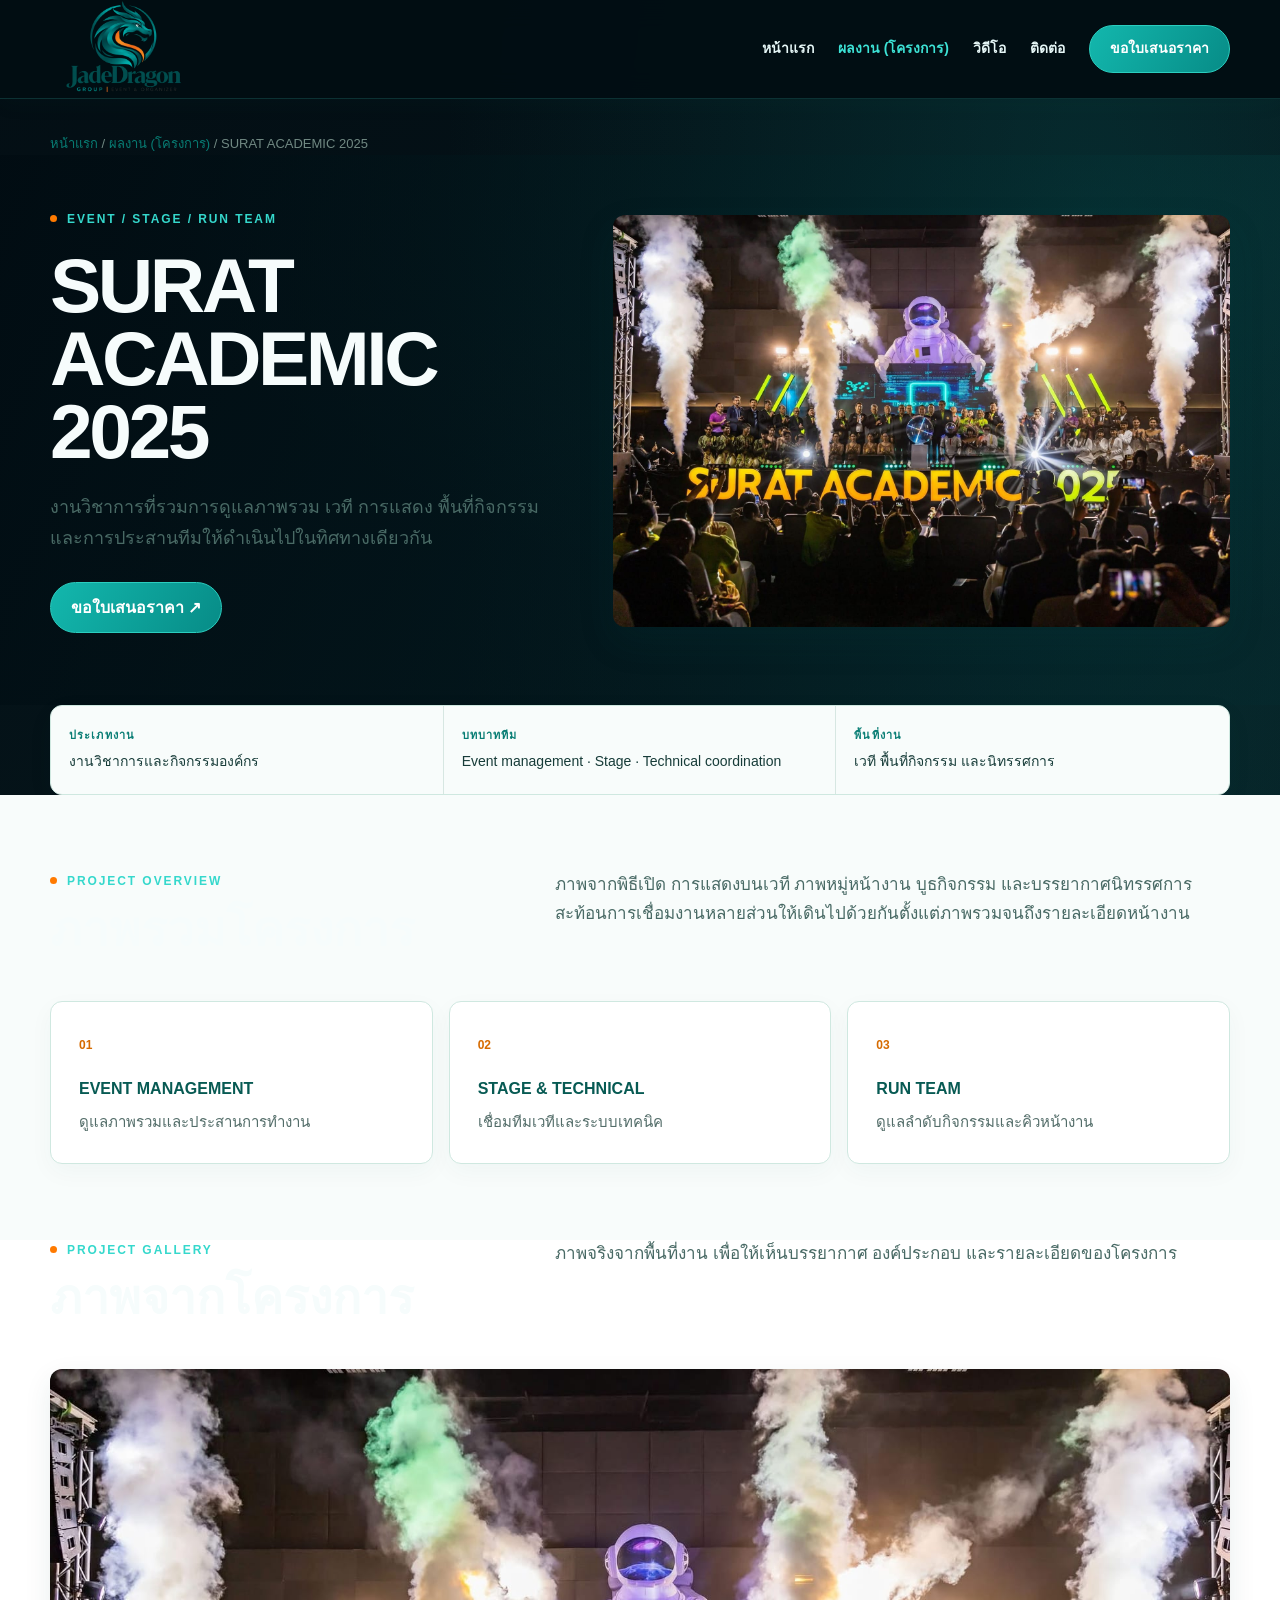
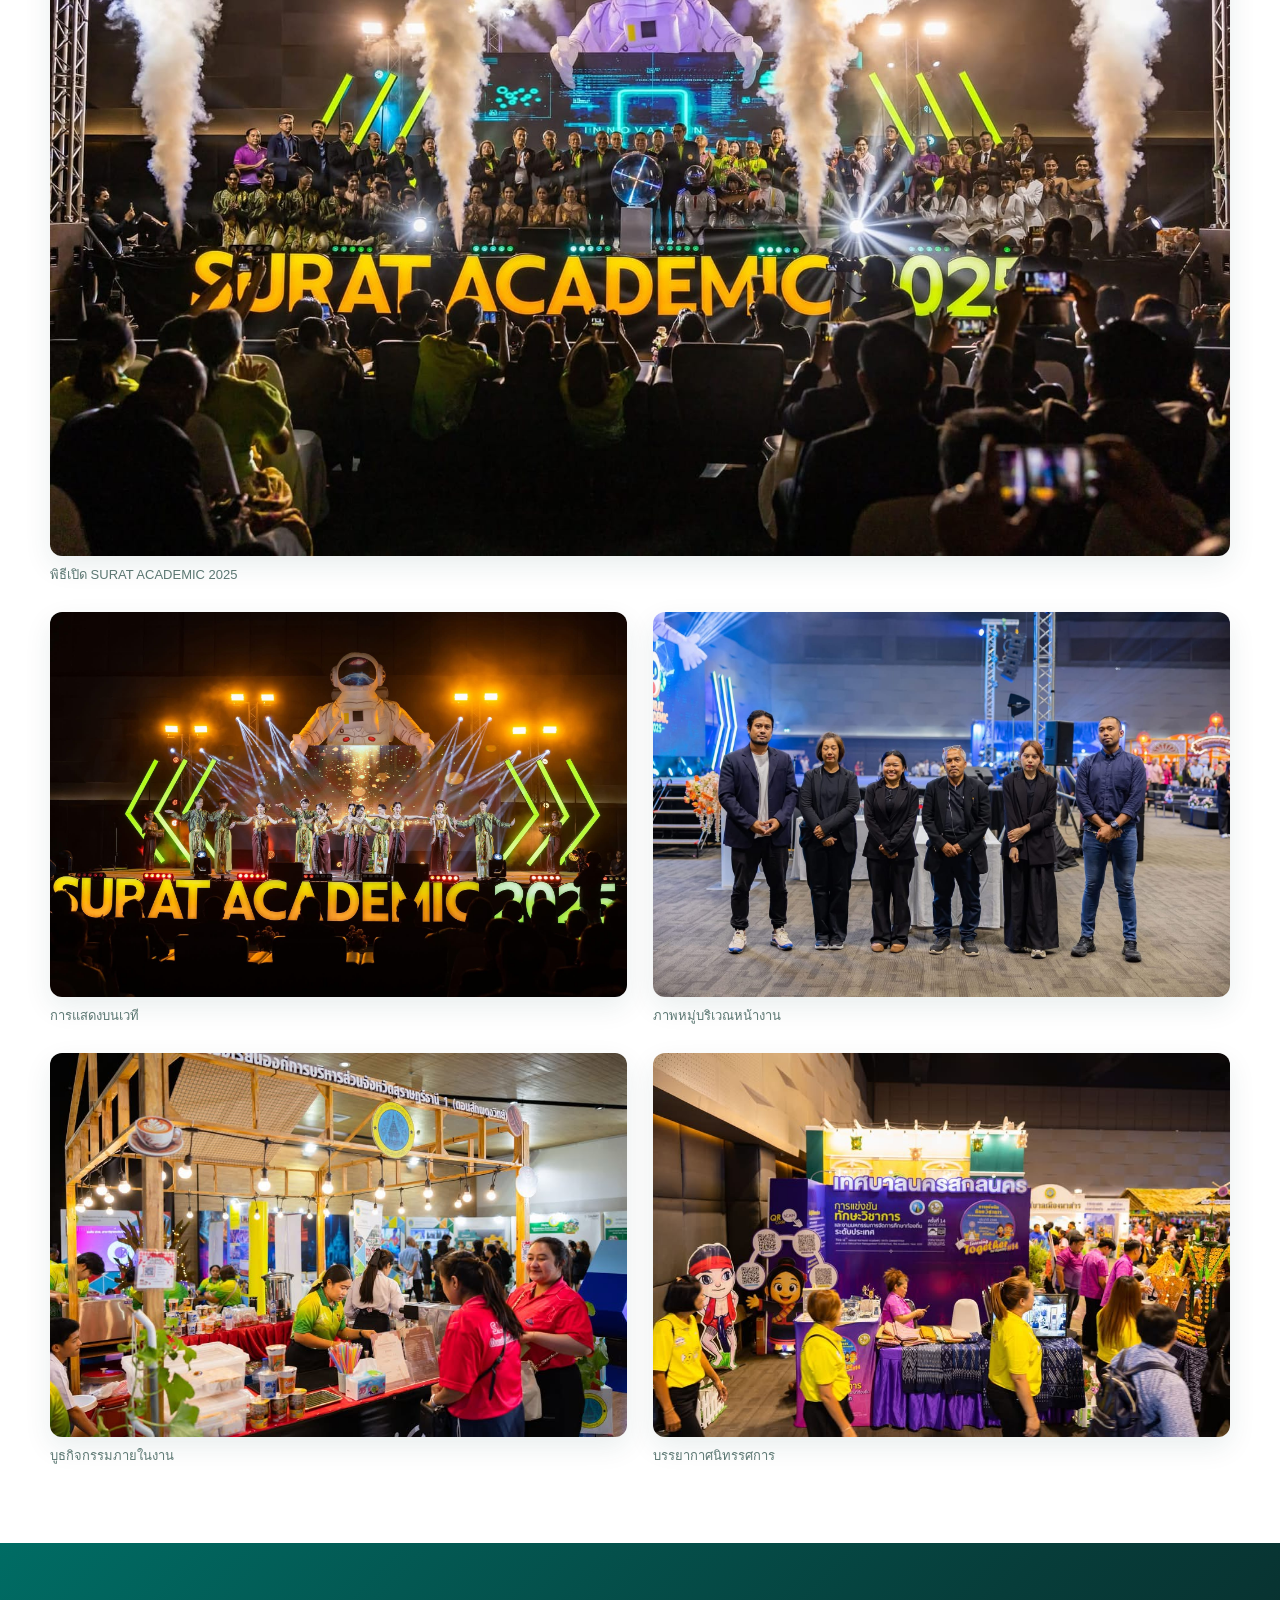
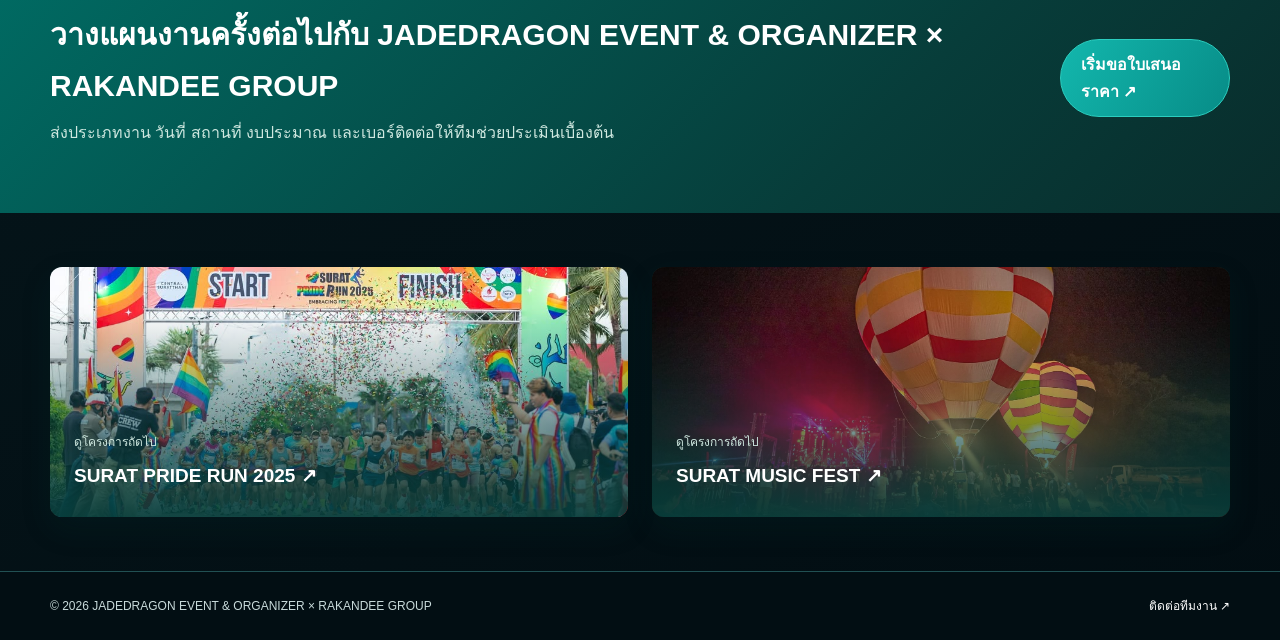
<file: projects/surat-academic-2025.html>
<!doctype html><html lang="th"><head><meta charset="utf-8"><meta name="viewport" content="width=device-width,initial-scale=1"><title>SURAT ACADEMIC 2025 | JADEDRAGON EVENT & ORGANIZER × RAKANDEE GROUP</title><meta name="description" content="ผลงานการจัดงาน SURAT ACADEMIC 2025 โดยทีม Jadedragon × RAKANDEE GROUP ครอบคลุมการดูแลภาพรวม เวที และการประสานทีมเทคนิค"><meta name="robots" content="index,follow,max-image-preview:large"><link rel="canonical" href="https://www.jadedragonevent.com/projects/surat-academic-2025.html"><meta name="theme-color" content="#009688"><meta property="og:type" content="article"><meta property="og:site_name" content="Jadedragon Event Organizer × RAKANDEE GROUP"><meta property="og:title" content="SURAT ACADEMIC 2025 | Jadedragon Event Organizer × RAKANDEE GROUP"><meta property="og:description" content="ผลงานการจัดงาน SURAT ACADEMIC 2025 โดยทีม Jadedragon × RAKANDEE GROUP ครอบคลุมการดูแลภาพรวม เวที และการประสานทีมเทคนิค"><meta property="og:url" content="https://www.jadedragonevent.com/projects/surat-academic-2025.html"><meta property="og:image" content="https://www.jadedragonevent.com/assets/surat-academic-2025-cover.jpg"><meta name="twitter:card" content="summary_large_image"><script type="application/ld+json">{"@context":"https://schema.org","@type":"CreativeWork","name":"SURAT ACADEMIC 2025","url":"https://www.jadedragonevent.com/projects/surat-academic-2025.html","description":"ผลงานการจัดงาน SURAT ACADEMIC 2025 โดยทีม Jadedragon ครอบคลุมการดูแลภาพรวม เวที และการประสานทีมเทคนิค","image":"https://www.jadedragonevent.com/assets/surat-academic-2025-cover.jpg","creator":{"@type":"ProfessionalService","name":"Jadedragon Event Organizer","url":"https://www.jadedragonevent.com/"}}</script><style>
:root{--bg:#0b0c0e;--panel:#141619;--text:#f4f4f2;--muted:#aeb1b5;--line:#2b2d30;--accent:#df2530;--max:1180px}*{box-sizing:border-box}html{scroll-behavior:smooth}body{margin:0;background:var(--bg);color:var(--text);font-family:-apple-system,BlinkMacSystemFont,"Noto Sans Thai","Segoe UI",sans-serif;line-height:1.7}a{color:inherit;text-decoration:none}img{display:block;width:100%}.wrap{width:min(calc(100% - 80px),var(--max));margin:auto}.nav{position:sticky;top:0;z-index:10;background:rgba(11,12,14,.95);border-bottom:1px solid var(--line);backdrop-filter:blur(12px)}.navin{min-height:82px;display:flex;align-items:center;justify-content:space-between;gap:24px}.brand{display:flex;align-items:center;gap:13px}.brand img{width:46px;height:46px;object-fit:contain}.brand strong{display:block;letter-spacing:.08em}.brand small{display:block;color:var(--muted);font-size:11px;letter-spacing:.08em}.navlinks{display:flex;align-items:center;gap:24px;font-size:14px}.btn{display:inline-flex;align-items:center;justify-content:center;min-height:48px;padding:11px 20px;border:1px solid #45484d;border-radius:4px;font-weight:600}.btn.primary{background:var(--accent);border-color:var(--accent)}.btn:hover{filter:brightness(1.08)}.crumbs{padding:34px 0 0;color:var(--muted);font-size:13px}.hero{padding:60px 0 72px}.hero-grid{display:grid;grid-template-columns:minmax(0,.9fr) minmax(0,1.1fr);gap:58px;align-items:center}.eyebrow{color:var(--muted);font-size:12px;letter-spacing:.16em}.hero h1{font-size:clamp(2.6rem,6vw,5.8rem);line-height:.95;letter-spacing:-.045em;margin:20px 0 24px}.lead{font-size:18px;color:var(--muted);max-width:58ch}.hero-visual{margin:0}.hero-visual img{aspect-ratio:3/2;object-fit:cover;border-radius:4px}.facts{display:grid;grid-template-columns:repeat(3,1fr);border-block:1px solid var(--line);margin:0;padding:0}.facts div{padding:20px 18px;border-right:1px solid var(--line)}.facts div:last-child{border-right:0}.facts dt{font-size:11px;letter-spacing:.1em;color:var(--muted);text-transform:uppercase}.facts dd{margin:6px 0 0;font-size:14px}.section{padding:76px 0}.section-head{display:grid;grid-template-columns:.8fr 1.2fr;gap:55px;margin-bottom:34px}.section h2{font-size:clamp(1.9rem,4vw,3rem);line-height:1.15;margin:10px 0}.section-head p{margin:0;color:var(--muted);font-size:17px}.scope{display:grid;grid-template-columns:repeat(3,1fr);gap:1px;background:var(--line);border:1px solid var(--line)}.scope article{background:var(--panel);padding:28px}.scope span{font-size:12px;color:var(--accent)}.scope h3{font-size:16px;margin:18px 0 7px}.scope p{color:var(--muted);margin:0;font-size:15px}.gallery{display:grid;grid-template-columns:1fr 1fr;gap:24px}.gallery figure{margin:0}.gallery figure.wide{grid-column:1/-1}.gallery img{aspect-ratio:3/2;object-fit:cover;border-radius:4px}.gallery figcaption{color:var(--muted);font-size:13px;margin-top:8px}.cta{padding:66px 0;border-block:1px solid var(--line)}.cta-in{display:flex;justify-content:space-between;align-items:center;gap:30px}.cta h2{margin:0 0 8px;font-size:30px}.cta p{margin:0;color:var(--muted)}.more{display:grid;grid-template-columns:1fr 1fr;gap:20px;padding:54px 0}.more a{border:1px solid var(--line);padding:24px;background:var(--panel)}.more span{display:block;color:var(--muted);font-size:12px}.more strong{display:block;margin-top:8px}footer{border-top:1px solid var(--line);color:var(--muted);padding:24px 0;font-size:12px}.footer{display:flex;justify-content:space-between;gap:20px;flex-wrap:wrap}
@media(max-width:760px){.wrap{width:calc(100% - 40px)}.navin{min-height:72px}.brand small{display:none}.navlinks>a:not(.btn){display:none}.hero{padding:42px 0 54px}.hero-grid{grid-template-columns:1fr;gap:32px}.hero h1{font-size:clamp(2.5rem,13vw,4rem)}.facts{grid-template-columns:1fr}.facts div{border-right:0;border-bottom:1px solid var(--line)}.facts div:last-child{border-bottom:0}.section{padding:56px 0}.section-head{grid-template-columns:1fr;gap:15px}.scope,.gallery,.more{grid-template-columns:1fr}.gallery figure.wide{grid-column:auto}.cta-in{align-items:flex-start;flex-direction:column}.cta-in .btn{width:100%}}

/* New Jadedragon identity: keep the supplied full logo legible without crowding navigation. */
.brand.brand-logo{display:flex;align-items:center;flex:0 0 auto}
.brand.brand-logo img{display:block!important;width:150px!important;height:98px!important;object-fit:contain!important;object-position:left center}
@media(max-width:760px){.brand.brand-logo img{width:120px!important;height:79px!important}}
@media(max-width:380px){.brand.brand-logo img{display:block!important;width:106px!important;height:70px!important}}
</style><style id="jd-project-light-theme">
:root{--bg:#ffffff;--panel:#f1faf8;--text:#173c39;--muted:#536d69;--line:#d7e7e2;--accent:#009688;--orange:#ff7a00}
body{background:#fff;color:var(--text)}
.nav{background:rgba(255,255,255,.97);border-bottom:1px solid #d8e9e4;box-shadow:0 4px 22px rgba(0,87,80,.055)}
.navlinks a{color:#225b55;font-weight:600}.navlinks a:hover{color:var(--accent)}
.btn{border-color:#a7c9c1;color:#075b55;background:#fff;border-radius:6px;transition:background .2s,border-color .2s,color .2s,transform .2s}
.btn:hover{filter:none;background:#e6f5f1;border-color:#009688;transform:translateY(-1px)}
.btn.primary{background:#009688;color:#fff;border-color:#009688}.btn.primary:hover{background:#087a72;border-color:#087a72}
.crumbs{color:#718983}.crumbs a{color:#087d74}.crumbs a:hover{text-decoration:underline}
.hero{background:linear-gradient(125deg,#e9f8f5 0%,#fff 61%);padding-top:54px}
.eyebrow{color:#087d74;font-weight:700}.eyebrow:before{content:"";display:inline-block;width:7px;height:7px;border-radius:50%;background:#ff7a00;margin-right:10px;vertical-align:1px}
.hero h1,.section h2{color:#064f4b}.lead,.section-head p{color:#496a65}
.hero-visual img{border-radius:12px;box-shadow:0 15px 36px rgba(0,72,68,.13)}
.facts{gap:0;border:1px solid #cfe8e0;border-radius:12px;background:#f8fcfb;overflow:hidden;box-shadow:0 8px 28px rgba(0,87,80,.045)}
.facts div{border-color:#d7e7e2}.facts dt{color:#087d74;font-weight:700}.facts dd{color:#173c39}
.section{background:#fff}.section:nth-of-type(1){background:#f8fcfb}
.scope{gap:16px;background:transparent;border:0}
.scope article{background:#fff;border:1px solid #cfe8e0;border-radius:12px;box-shadow:0 8px 24px rgba(0,87,80,.04)}
.scope span{color:#d66b00;font-weight:800}.scope h3{color:#075a53}.scope p{color:#536d69}
.gallery{gap:26px}.gallery img{border-radius:12px;box-shadow:0 10px 28px rgba(0,72,68,.09)}.gallery figcaption{color:#5b7772}
.cta{background:linear-gradient(135deg,#006c64 0%,#073d3a 68%,#092c2b 100%);border:0;color:#fff}
.cta h2{color:#fff}.cta p{color:#cfe8e0}.cta .btn.primary{background:#ff7a00;border-color:#ff7a00;color:#fff}.cta .btn.primary:hover{background:#d66b00;border-color:#d66b00}
.more{gap:24px}.more a{position:relative;min-height:250px;padding:0;border:0;border-radius:12px;background:#10312e;overflow:hidden;isolation:isolate;box-shadow:0 12px 32px rgba(0,72,68,.12)}
.more a:after{content:"";position:absolute;inset:0;background:linear-gradient(180deg,transparent 18%,rgba(7,61,58,.94) 100%);z-index:-1}
.more img{position:absolute;inset:0;width:100%;height:100%;object-fit:cover;z-index:-2;transition:transform .3s}
.more a:hover img{transform:scale(1.04)}
.more-copy{position:absolute;left:0;right:0;bottom:0;padding:24px}.more span{color:#cfe8e0}.more strong{color:#fff;font-size:19px}
footer{background:#07574f;color:#e2f5ef;border-color:#07574f}footer a{color:#fff}
a:focus-visible{outline:3px solid #ff7a00;outline-offset:3px}
@media(max-width:760px){
 .wrap{width:calc(100% - 36px)}
 .navin{display:flex;flex-wrap:wrap;min-height:68px;gap:8px;padding:8px 0}
 .brand.brand-logo img{width:108px!important;height:71px!important}
 .navlinks{order:3;width:100%;display:flex;justify-content:flex-end;gap:18px;overflow-x:auto;padding:0 0 8px}
 .navlinks>a:not(.btn){display:inline-flex;align-items:center;white-space:nowrap}
 .navlinks .btn{min-height:42px;padding:8px 13px;white-space:nowrap}
 .hero{padding-top:34px}.hero h1{font-size:clamp(2.25rem,11vw,3.6rem);line-height:1.02}
 .facts{border-radius:10px}.facts div{border-right:0;border-bottom:1px solid var(--line)}
 .scope{gap:12px}.gallery{gap:20px}.more a{min-height:220px}
}
</style><style>.navlinks a[aria-current="page"]{color:#009688}</style><link rel="stylesheet" href="../assets/jadedragon-cinematic.css"></head><body><nav class="nav"><div class="wrap navin"><a class="brand brand-logo" href="../index.html#home" aria-label="JADEDRAGON EVENT & ORGANIZER × RAKANDEE GROUP"><img src="../assets/jadedragon-logo-brand.webp" alt="JADEDRAGON EVENT & ORGANIZER × RAKANDEE GROUP" width="900" height="593" decoding="async"></a><div class="navlinks"><a href="../index.html">หน้าแรก</a><a href="index.html" aria-current="page">ผลงาน (โครงการ)</a>
<a href="../videos.html">วิดีโอ</a><a href="../index.html#contact">ติดต่อ</a><a class="btn primary" href="../index.html#brief">ขอใบเสนอราคา</a></div></div></nav><main><div class="wrap crumbs"><a href="../index.html">หน้าแรก</a> / <a href="index.html">ผลงาน (โครงการ)</a> / SURAT ACADEMIC 2025</div><header class="hero"><div class="wrap hero-grid"><div><div class="eyebrow">EVENT / STAGE / RUN TEAM</div><h1>SURAT ACADEMIC 2025</h1><p class="lead">งานวิชาการที่รวมการดูแลภาพรวม เวที การแสดง พื้นที่กิจกรรม และการประสานทีมให้ดำเนินไปในทิศทางเดียวกัน</p><div style="display:flex;gap:12px;flex-wrap:wrap;margin-top:28px"><a class="btn primary" href="../index.html#brief">ขอใบเสนอราคา ↗</a></div></div><figure class="hero-visual"><img src="../assets/surat-academic-2025-cover.jpg" alt="พิธีเปิด SURAT ACADEMIC 2025" fetchpriority="high"></figure></div></header><div class="wrap"><dl class="facts"><div><dt>ประเภทงาน</dt><dd>งานวิชาการและกิจกรรมองค์กร</dd></div><div><dt>บทบาททีม</dt><dd>Event management · Stage · Technical coordination</dd></div><div><dt>พื้นที่งาน</dt><dd>เวที พื้นที่กิจกรรม และนิทรรศการ</dd></div></dl></div><section class="section"><div class="wrap"><div class="section-head"><div><div class="eyebrow">PROJECT OVERVIEW</div><h2>ภาพรวมโครงการ</h2></div><p>ภาพจากพิธีเปิด การแสดงบนเวที ภาพหมู่หน้างาน บูธกิจกรรม และบรรยากาศนิทรรศการ สะท้อนการเชื่อมงานหลายส่วนให้เดินไปด้วยกันตั้งแต่ภาพรวมจนถึงรายละเอียดหน้างาน</p></div><div class="scope"><article><span>01</span><h3>EVENT MANAGEMENT</h3><p>ดูแลภาพรวมและประสานการทำงาน</p></article><article><span>02</span><h3>STAGE &amp; TECHNICAL</h3><p>เชื่อมทีมเวทีและระบบเทคนิค</p></article><article><span>03</span><h3>RUN TEAM</h3><p>ดูแลลำดับกิจกรรมและคิวหน้างาน</p></article></div></div></section><section class="section" style="padding-top:0"><div class="wrap"><div class="section-head"><div><div class="eyebrow">PROJECT GALLERY</div><h2>ภาพจากโครงการ</h2></div><p>ภาพจริงจากพื้นที่งาน เพื่อให้เห็นบรรยากาศ องค์ประกอบ และรายละเอียดของโครงการ</p></div><div class="gallery"><figure class="wide"><img src="../assets/recovered/d1d5c1c441560e15bec5.jpg" alt="พิธีเปิด SURAT ACADEMIC 2025" loading="eager" decoding="async"><figcaption>พิธีเปิด SURAT ACADEMIC 2025</figcaption></figure><figure><img src="../assets/recovered/850322398e264ab3c07b.jpg" alt="การแสดงบนเวที" loading="lazy" decoding="async"><figcaption>การแสดงบนเวที</figcaption></figure><figure><img src="../assets/recovered/3433241757b5bf428784.jpg" alt="ภาพหมู่บริเวณหน้างาน" loading="lazy" decoding="async"><figcaption>ภาพหมู่บริเวณหน้างาน</figcaption></figure><figure><img src="../assets/recovered/dc71fa42ac2d3f3f7b61.jpg" alt="บูธกิจกรรมภายในงาน" loading="lazy" decoding="async"><figcaption>บูธกิจกรรมภายในงาน</figcaption></figure><figure><img src="../assets/recovered/943a80a9a95853d68be0.jpg" alt="บรรยากาศนิทรรศการ" loading="lazy" decoding="async"><figcaption>บรรยากาศนิทรรศการ</figcaption></figure></div></div></section><section class="cta"><div class="wrap cta-in"><div><h2>วางแผนงานครั้งต่อไปกับ JADEDRAGON EVENT & ORGANIZER × RAKANDEE GROUP</h2><p>ส่งประเภทงาน วันที่ สถานที่ งบประมาณ และเบอร์ติดต่อให้ทีมช่วยประเมินเบื้องต้น</p></div><a class="btn primary" href="../index.html#brief">เริ่มขอใบเสนอราคา ↗</a></div></section><div class="wrap more"><a href="surat-pride-run-2025.html"><img src="../assets/recovered/4957f49add68b3d5b161.jpg" alt="SURAT PRIDE RUN 2025" loading="lazy" decoding="async"><div class="more-copy"><span>ดูโครงการถัดไป</span><strong>SURAT PRIDE RUN 2025 ↗</strong></div></a><a href="surat-music-fest.html"><img src="../assets/recovered/46ef4d17103afe89364b.jpg" alt="SURAT MUSIC FEST" loading="lazy" decoding="async"><div class="more-copy"><span>ดูโครงการถัดไป</span><strong>SURAT MUSIC FEST ↗</strong></div></a></div></main><footer><div class="wrap footer"><span>© 2026 JADEDRAGON EVENT & ORGANIZER × RAKANDEE GROUP</span><a href="../index.html#contact">ติดต่อทีมงาน ↗</a></div></footer></body></html>
</file>
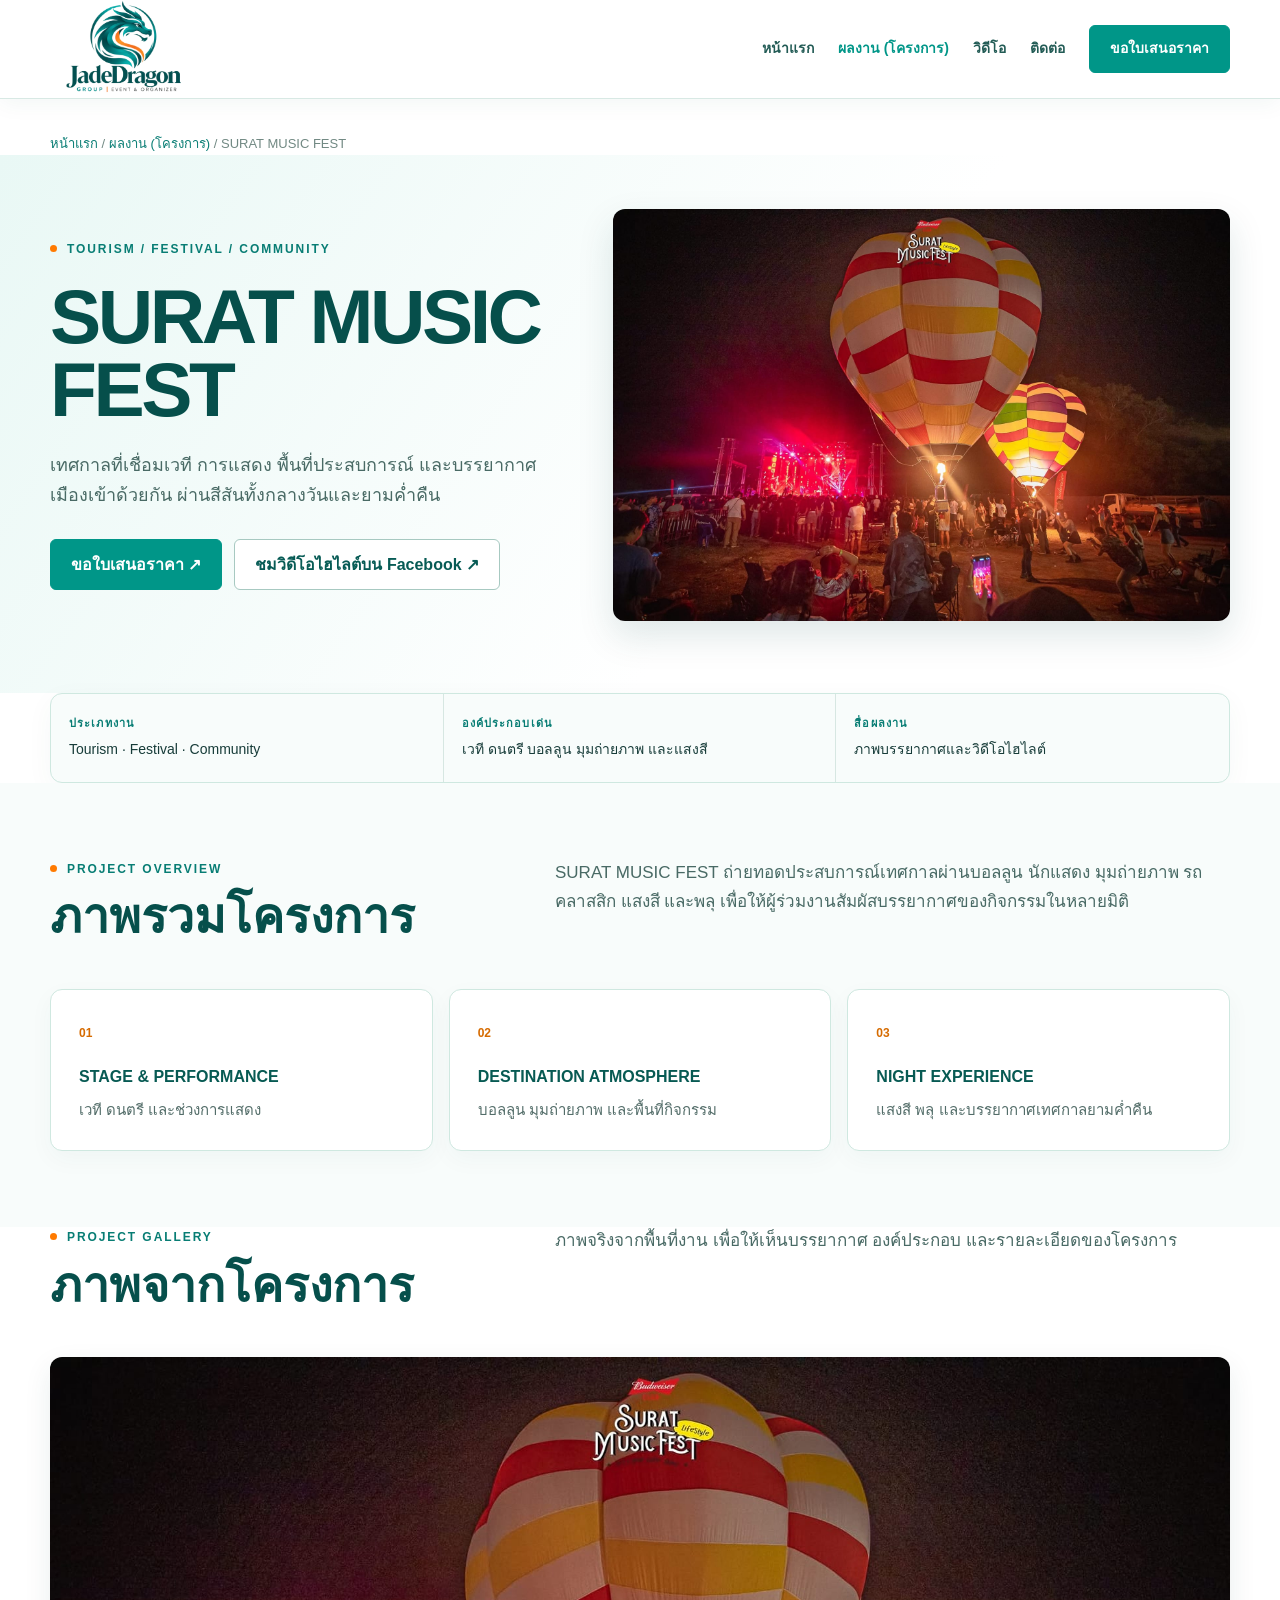
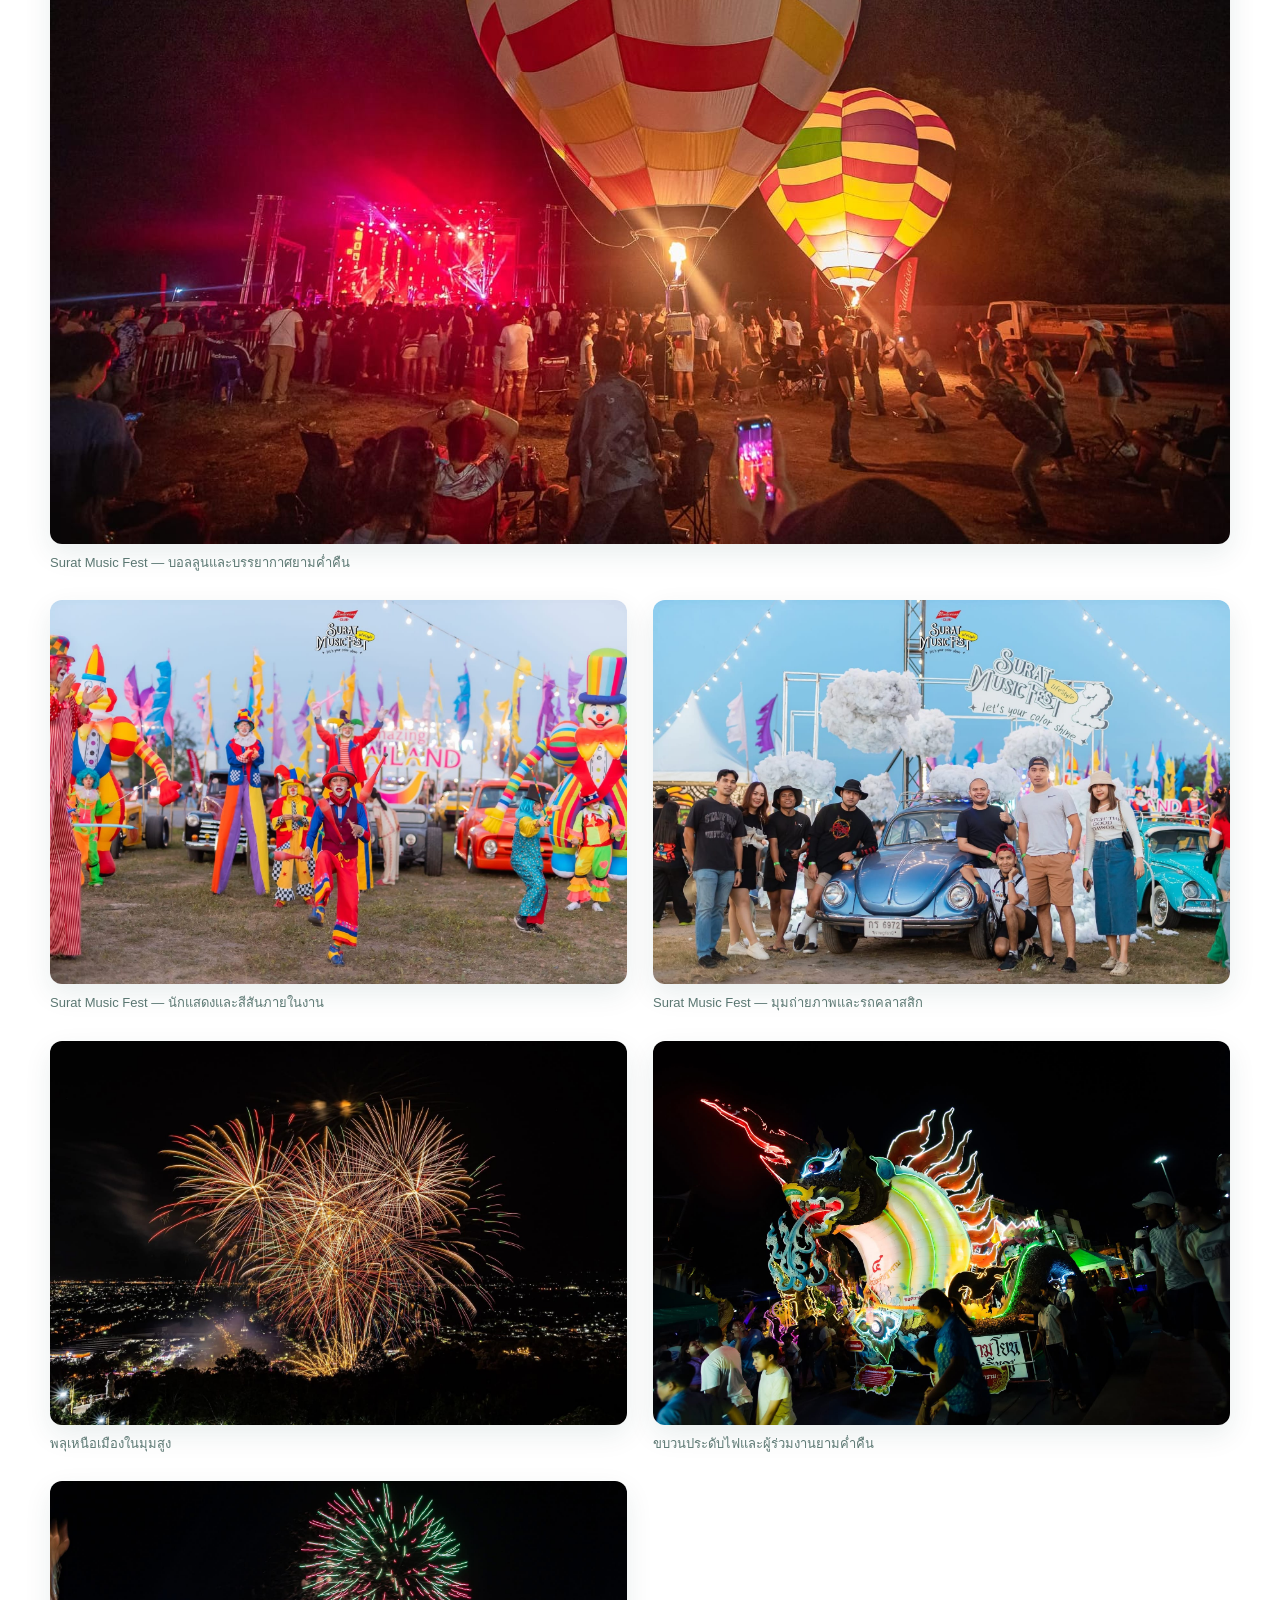
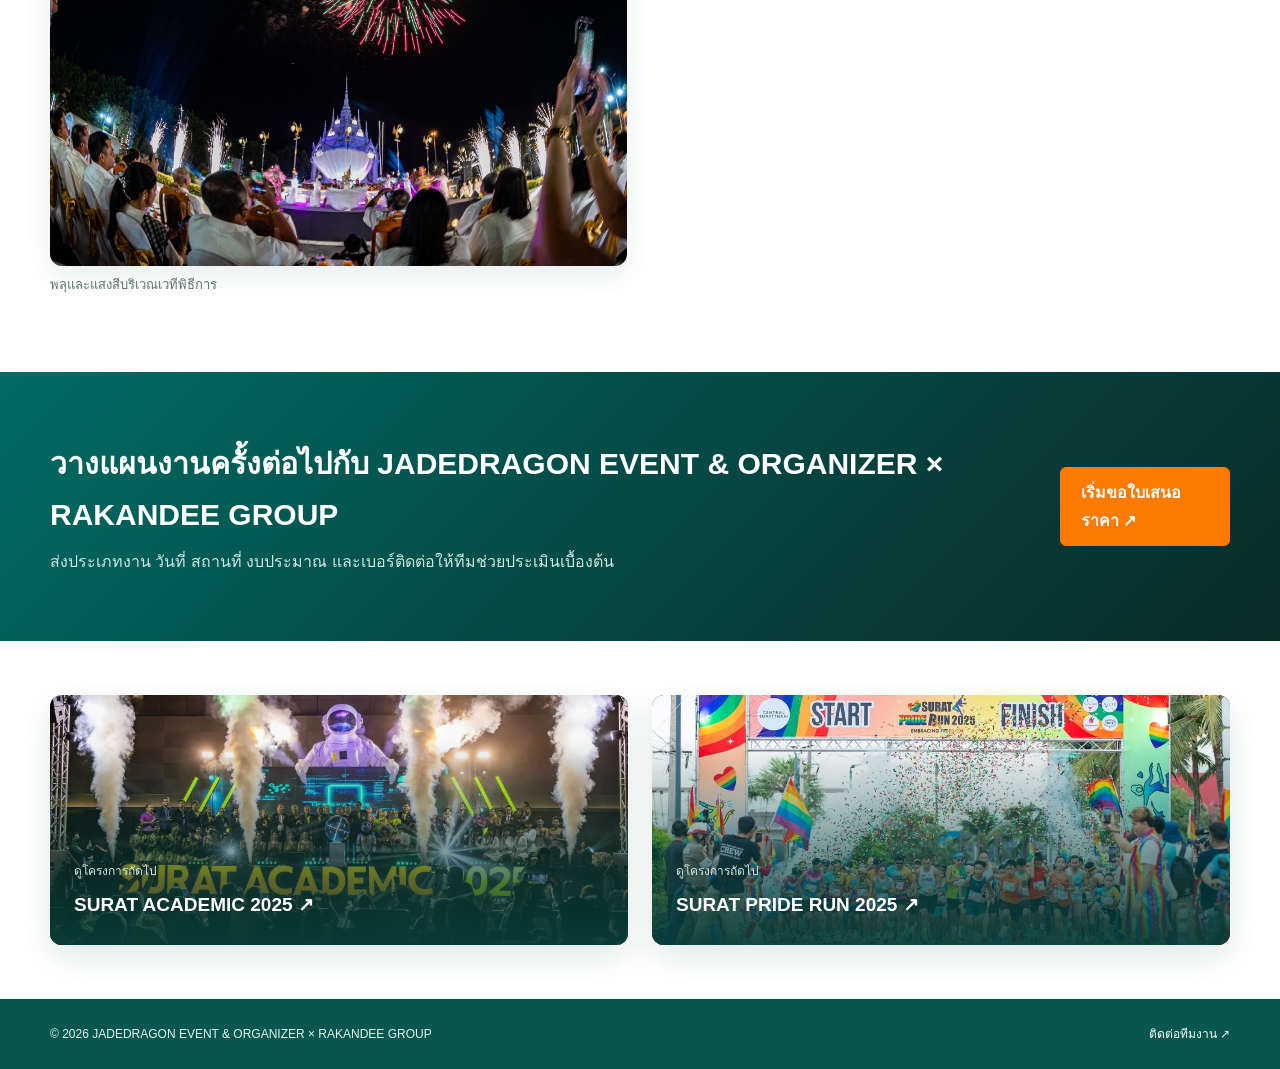
<file: projects/surat-music-fest.html>
<!doctype html><html lang="th"><head><meta charset="utf-8"><meta name="viewport" content="width=device-width,initial-scale=1"><title>SURAT MUSIC FEST | JADEDRAGON EVENT & ORGANIZER × RAKANDEE GROUP</title><meta name="description" content="ผลงานเทศกาล SURAT MUSIC FEST ถ่ายทอดบรรยากาศเวที ดนตรี บอลลูน มุมถ่ายภาพ แสงสี และกิจกรรมยามค่ำคืน"><meta name="robots" content="index,follow,max-image-preview:large"><link rel="canonical" href="https://www.jadedragonevent.com/projects/surat-music-fest.html"><meta name="theme-color" content="#009688"><meta property="og:type" content="article"><meta property="og:site_name" content="Jadedragon Event Organizer × RAKANDEE GROUP"><meta property="og:title" content="SURAT MUSIC FEST | Jadedragon Event Organizer × RAKANDEE GROUP"><meta property="og:description" content="ผลงานเทศกาล SURAT MUSIC FEST ถ่ายทอดบรรยากาศเวที ดนตรี บอลลูน มุมถ่ายภาพ แสงสี และกิจกรรมยามค่ำคืน"><meta property="og:url" content="https://www.jadedragonevent.com/projects/surat-music-fest.html"><meta property="og:image" content="https://www.jadedragonevent.com/assets/recovered/46ef4d17103afe89364b.jpg"><meta name="twitter:card" content="summary_large_image"><script type="application/ld+json">{"@context":"https://schema.org","@type":"CreativeWork","name":"SURAT MUSIC FEST","url":"https://www.jadedragonevent.com/projects/surat-music-fest.html","description":"ผลงานเทศกาล SURAT MUSIC FEST ถ่ายทอดบรรยากาศเวที ดนตรี บอลลูน มุมถ่ายภาพ แสงสี และกิจกรรมยามค่ำคืน","image":"https://www.jadedragonevent.com/assets/recovered/46ef4d17103afe89364b.jpg","creator":{"@type":"ProfessionalService","name":"Jadedragon Event Organizer","url":"https://www.jadedragonevent.com/"}}</script><style>
:root{--bg:#0b0c0e;--panel:#141619;--text:#f4f4f2;--muted:#aeb1b5;--line:#2b2d30;--accent:#df2530;--max:1180px}*{box-sizing:border-box}html{scroll-behavior:smooth}body{margin:0;background:var(--bg);color:var(--text);font-family:-apple-system,BlinkMacSystemFont,"Noto Sans Thai","Segoe UI",sans-serif;line-height:1.7}a{color:inherit;text-decoration:none}img{display:block;width:100%}.wrap{width:min(calc(100% - 80px),var(--max));margin:auto}.nav{position:sticky;top:0;z-index:10;background:rgba(11,12,14,.95);border-bottom:1px solid var(--line);backdrop-filter:blur(12px)}.navin{min-height:82px;display:flex;align-items:center;justify-content:space-between;gap:24px}.brand{display:flex;align-items:center;gap:13px}.brand img{width:46px;height:46px;object-fit:contain}.brand strong{display:block;letter-spacing:.08em}.brand small{display:block;color:var(--muted);font-size:11px;letter-spacing:.08em}.navlinks{display:flex;align-items:center;gap:24px;font-size:14px}.btn{display:inline-flex;align-items:center;justify-content:center;min-height:48px;padding:11px 20px;border:1px solid #45484d;border-radius:4px;font-weight:600}.btn.primary{background:var(--accent);border-color:var(--accent)}.btn:hover{filter:brightness(1.08)}.crumbs{padding:34px 0 0;color:var(--muted);font-size:13px}.hero{padding:60px 0 72px}.hero-grid{display:grid;grid-template-columns:minmax(0,.9fr) minmax(0,1.1fr);gap:58px;align-items:center}.eyebrow{color:var(--muted);font-size:12px;letter-spacing:.16em}.hero h1{font-size:clamp(2.6rem,6vw,5.8rem);line-height:.95;letter-spacing:-.045em;margin:20px 0 24px}.lead{font-size:18px;color:var(--muted);max-width:58ch}.hero-visual{margin:0}.hero-visual img{aspect-ratio:3/2;object-fit:cover;border-radius:4px}.facts{display:grid;grid-template-columns:repeat(3,1fr);border-block:1px solid var(--line);margin:0;padding:0}.facts div{padding:20px 18px;border-right:1px solid var(--line)}.facts div:last-child{border-right:0}.facts dt{font-size:11px;letter-spacing:.1em;color:var(--muted);text-transform:uppercase}.facts dd{margin:6px 0 0;font-size:14px}.section{padding:76px 0}.section-head{display:grid;grid-template-columns:.8fr 1.2fr;gap:55px;margin-bottom:34px}.section h2{font-size:clamp(1.9rem,4vw,3rem);line-height:1.15;margin:10px 0}.section-head p{margin:0;color:var(--muted);font-size:17px}.scope{display:grid;grid-template-columns:repeat(3,1fr);gap:1px;background:var(--line);border:1px solid var(--line)}.scope article{background:var(--panel);padding:28px}.scope span{font-size:12px;color:var(--accent)}.scope h3{font-size:16px;margin:18px 0 7px}.scope p{color:var(--muted);margin:0;font-size:15px}.gallery{display:grid;grid-template-columns:1fr 1fr;gap:24px}.gallery figure{margin:0}.gallery figure.wide{grid-column:1/-1}.gallery img{aspect-ratio:3/2;object-fit:cover;border-radius:4px}.gallery figcaption{color:var(--muted);font-size:13px;margin-top:8px}.cta{padding:66px 0;border-block:1px solid var(--line)}.cta-in{display:flex;justify-content:space-between;align-items:center;gap:30px}.cta h2{margin:0 0 8px;font-size:30px}.cta p{margin:0;color:var(--muted)}.more{display:grid;grid-template-columns:1fr 1fr;gap:20px;padding:54px 0}.more a{border:1px solid var(--line);padding:24px;background:var(--panel)}.more span{display:block;color:var(--muted);font-size:12px}.more strong{display:block;margin-top:8px}footer{border-top:1px solid var(--line);color:var(--muted);padding:24px 0;font-size:12px}.footer{display:flex;justify-content:space-between;gap:20px;flex-wrap:wrap}
@media(max-width:760px){.wrap{width:calc(100% - 40px)}.navin{min-height:72px}.brand small{display:none}.navlinks>a:not(.btn){display:none}.hero{padding:42px 0 54px}.hero-grid{grid-template-columns:1fr;gap:32px}.hero h1{font-size:clamp(2.5rem,13vw,4rem)}.facts{grid-template-columns:1fr}.facts div{border-right:0;border-bottom:1px solid var(--line)}.facts div:last-child{border-bottom:0}.section{padding:56px 0}.section-head{grid-template-columns:1fr;gap:15px}.scope,.gallery,.more{grid-template-columns:1fr}.gallery figure.wide{grid-column:auto}.cta-in{align-items:flex-start;flex-direction:column}.cta-in .btn{width:100%}}

/* New Jadedragon identity: keep the supplied full logo legible without crowding navigation. */
.brand.brand-logo{display:flex;align-items:center;flex:0 0 auto}
.brand.brand-logo img{display:block!important;width:150px!important;height:98px!important;object-fit:contain!important;object-position:left center}
@media(max-width:760px){.brand.brand-logo img{width:120px!important;height:79px!important}}
@media(max-width:380px){.brand.brand-logo img{display:block!important;width:106px!important;height:70px!important}}
</style><style id="jd-project-light-theme">
:root{--bg:#ffffff;--panel:#f1faf8;--text:#173c39;--muted:#536d69;--line:#d7e7e2;--accent:#009688;--orange:#ff7a00}
body{background:#fff;color:var(--text)}
.nav{background:rgba(255,255,255,.97);border-bottom:1px solid #d8e9e4;box-shadow:0 4px 22px rgba(0,87,80,.055)}
.navlinks a{color:#225b55;font-weight:600}.navlinks a:hover{color:var(--accent)}
.btn{border-color:#a7c9c1;color:#075b55;background:#fff;border-radius:6px;transition:background .2s,border-color .2s,color .2s,transform .2s}
.btn:hover{filter:none;background:#e6f5f1;border-color:#009688;transform:translateY(-1px)}
.btn.primary{background:#009688;color:#fff;border-color:#009688}.btn.primary:hover{background:#087a72;border-color:#087a72}
.crumbs{color:#718983}.crumbs a{color:#087d74}.crumbs a:hover{text-decoration:underline}
.hero{background:linear-gradient(125deg,#e9f8f5 0%,#fff 61%);padding-top:54px}
.eyebrow{color:#087d74;font-weight:700}.eyebrow:before{content:"";display:inline-block;width:7px;height:7px;border-radius:50%;background:#ff7a00;margin-right:10px;vertical-align:1px}
.hero h1,.section h2{color:#064f4b}.lead,.section-head p{color:#496a65}
.hero-visual img{border-radius:12px;box-shadow:0 15px 36px rgba(0,72,68,.13)}
.facts{gap:0;border:1px solid #cfe8e0;border-radius:12px;background:#f8fcfb;overflow:hidden;box-shadow:0 8px 28px rgba(0,87,80,.045)}
.facts div{border-color:#d7e7e2}.facts dt{color:#087d74;font-weight:700}.facts dd{color:#173c39}
.section{background:#fff}.section:nth-of-type(1){background:#f8fcfb}
.scope{gap:16px;background:transparent;border:0}
.scope article{background:#fff;border:1px solid #cfe8e0;border-radius:12px;box-shadow:0 8px 24px rgba(0,87,80,.04)}
.scope span{color:#d66b00;font-weight:800}.scope h3{color:#075a53}.scope p{color:#536d69}
.gallery{gap:26px}.gallery img{border-radius:12px;box-shadow:0 10px 28px rgba(0,72,68,.09)}.gallery figcaption{color:#5b7772}
.cta{background:linear-gradient(135deg,#006c64 0%,#073d3a 68%,#092c2b 100%);border:0;color:#fff}
.cta h2{color:#fff}.cta p{color:#cfe8e0}.cta .btn.primary{background:#ff7a00;border-color:#ff7a00;color:#fff}.cta .btn.primary:hover{background:#d66b00;border-color:#d66b00}
.more{gap:24px}.more a{position:relative;min-height:250px;padding:0;border:0;border-radius:12px;background:#10312e;overflow:hidden;isolation:isolate;box-shadow:0 12px 32px rgba(0,72,68,.12)}
.more a:after{content:"";position:absolute;inset:0;background:linear-gradient(180deg,transparent 18%,rgba(7,61,58,.94) 100%);z-index:-1}
.more img{position:absolute;inset:0;width:100%;height:100%;object-fit:cover;z-index:-2;transition:transform .3s}
.more a:hover img{transform:scale(1.04)}
.more-copy{position:absolute;left:0;right:0;bottom:0;padding:24px}.more span{color:#cfe8e0}.more strong{color:#fff;font-size:19px}
footer{background:#07574f;color:#e2f5ef;border-color:#07574f}footer a{color:#fff}
a:focus-visible{outline:3px solid #ff7a00;outline-offset:3px}
@media(max-width:760px){
 .wrap{width:calc(100% - 36px)}
 .navin{display:flex;flex-wrap:wrap;min-height:68px;gap:8px;padding:8px 0}
 .brand.brand-logo img{width:108px!important;height:71px!important}
 .navlinks{order:3;width:100%;display:flex;justify-content:flex-end;gap:18px;overflow-x:auto;padding:0 0 8px}
 .navlinks>a:not(.btn){display:inline-flex;align-items:center;white-space:nowrap}
 .navlinks .btn{min-height:42px;padding:8px 13px;white-space:nowrap}
 .hero{padding-top:34px}.hero h1{font-size:clamp(2.25rem,11vw,3.6rem);line-height:1.02}
 .facts{border-radius:10px}.facts div{border-right:0;border-bottom:1px solid var(--line)}
 .scope{gap:12px}.gallery{gap:20px}.more a{min-height:220px}
}
</style><style>.navlinks a[aria-current="page"]{color:#009688}</style></head><body><nav class="nav"><div class="wrap navin"><a class="brand brand-logo" href="../index.html#home" aria-label="JADEDRAGON EVENT & ORGANIZER × RAKANDEE GROUP"><img src="../assets/jadedragon-logo-brand.webp" alt="JADEDRAGON EVENT & ORGANIZER × RAKANDEE GROUP" width="900" height="593" decoding="async"></a><div class="navlinks"><a href="../index.html">หน้าแรก</a><a href="index.html" aria-current="page">ผลงาน (โครงการ)</a>
<a href="../index.html#videos">วิดีโอ</a><a href="../index.html#contact">ติดต่อ</a><a class="btn primary" href="../index.html#brief">ขอใบเสนอราคา</a></div></div></nav><main><div class="wrap crumbs"><a href="../index.html">หน้าแรก</a> / <a href="index.html">ผลงาน (โครงการ)</a> / SURAT MUSIC FEST</div><header class="hero"><div class="wrap hero-grid"><div><div class="eyebrow">TOURISM / FESTIVAL / COMMUNITY</div><h1>SURAT MUSIC FEST</h1><p class="lead">เทศกาลที่เชื่อมเวที การแสดง พื้นที่ประสบการณ์ และบรรยากาศเมืองเข้าด้วยกัน ผ่านสีสันทั้งกลางวันและยามค่ำคืน</p><div style="display:flex;gap:12px;flex-wrap:wrap;margin-top:28px"><a class="btn primary" href="../index.html#brief">ขอใบเสนอราคา ↗</a><a class="btn" href="https://www.facebook.com/RakkandeeByJadedragoneventorganizer/videos/369171052692812/?fs=e&s=TIeQ9V" target="_blank" rel="noopener noreferrer">ชมวิดีโอไฮไลต์บน Facebook ↗</a></div></div><figure class="hero-visual"><img src="../assets/recovered/46ef4d17103afe89364b.jpg" alt="Surat Music Fest บอลลูนและบรรยากาศยามค่ำคืน" fetchpriority="high"></figure></div></header><div class="wrap"><dl class="facts"><div><dt>ประเภทงาน</dt><dd>Tourism · Festival · Community</dd></div><div><dt>องค์ประกอบเด่น</dt><dd>เวที ดนตรี บอลลูน มุมถ่ายภาพ และแสงสี</dd></div><div><dt>สื่อผลงาน</dt><dd>ภาพบรรยากาศและวิดีโอไฮไลต์</dd></div></dl></div><section class="section"><div class="wrap"><div class="section-head"><div><div class="eyebrow">PROJECT OVERVIEW</div><h2>ภาพรวมโครงการ</h2></div><p>SURAT MUSIC FEST ถ่ายทอดประสบการณ์เทศกาลผ่านบอลลูน นักแสดง มุมถ่ายภาพ รถคลาสสิก แสงสี และพลุ เพื่อให้ผู้ร่วมงานสัมผัสบรรยากาศของกิจกรรมในหลายมิติ</p></div><div class="scope"><article><span>01</span><h3>STAGE &amp; PERFORMANCE</h3><p>เวที ดนตรี และช่วงการแสดง</p></article><article><span>02</span><h3>DESTINATION ATMOSPHERE</h3><p>บอลลูน มุมถ่ายภาพ และพื้นที่กิจกรรม</p></article><article><span>03</span><h3>NIGHT EXPERIENCE</h3><p>แสงสี พลุ และบรรยากาศเทศกาลยามค่ำคืน</p></article></div></div></section><section class="section" style="padding-top:0"><div class="wrap"><div class="section-head"><div><div class="eyebrow">PROJECT GALLERY</div><h2>ภาพจากโครงการ</h2></div><p>ภาพจริงจากพื้นที่งาน เพื่อให้เห็นบรรยากาศ องค์ประกอบ และรายละเอียดของโครงการ</p></div><div class="gallery"><figure class="wide"><img src="../assets/recovered/46ef4d17103afe89364b.jpg" alt="Surat Music Fest — บอลลูนและบรรยากาศยามค่ำคืน" loading="eager" decoding="async"><figcaption>Surat Music Fest — บอลลูนและบรรยากาศยามค่ำคืน</figcaption></figure><figure><img src="../assets/recovered/94c853b4ebc8a63decab.jpg" alt="Surat Music Fest — นักแสดงและสีสันภายในงาน" loading="lazy" decoding="async"><figcaption>Surat Music Fest — นักแสดงและสีสันภายในงาน</figcaption></figure><figure><img src="../assets/recovered/31798bad2ee47a2a6183.jpg" alt="Surat Music Fest — มุมถ่ายภาพและรถคลาสสิก" loading="lazy" decoding="async"><figcaption>Surat Music Fest — มุมถ่ายภาพและรถคลาสสิก</figcaption></figure><figure><img src="../assets/recovered/282fdf89f8d955e85d92.jpg" alt="พลุเหนือเมืองในมุมสูง" loading="lazy" decoding="async"><figcaption>พลุเหนือเมืองในมุมสูง</figcaption></figure><figure><img src="../assets/recovered/26cbef20df6eff707ce6.jpg" alt="ขบวนประดับไฟและผู้ร่วมงานยามค่ำคืน" loading="lazy" decoding="async"><figcaption>ขบวนประดับไฟและผู้ร่วมงานยามค่ำคืน</figcaption></figure><figure><img src="../assets/recovered/bcd91749f9b5adcce1f7.jpg" alt="พลุและแสงสีบริเวณเวทีพิธีการ" loading="lazy" decoding="async"><figcaption>พลุและแสงสีบริเวณเวทีพิธีการ</figcaption></figure></div></div></section><section class="cta"><div class="wrap cta-in"><div><h2>วางแผนงานครั้งต่อไปกับ JADEDRAGON EVENT & ORGANIZER × RAKANDEE GROUP</h2><p>ส่งประเภทงาน วันที่ สถานที่ งบประมาณ และเบอร์ติดต่อให้ทีมช่วยประเมินเบื้องต้น</p></div><a class="btn primary" href="../index.html#brief">เริ่มขอใบเสนอราคา ↗</a></div></section><div class="wrap more"><a href="surat-academic-2025.html"><img src="../assets/surat-academic-2025-cover.jpg" alt="SURAT ACADEMIC 2025" loading="lazy" decoding="async"><div class="more-copy"><span>ดูโครงการถัดไป</span><strong>SURAT ACADEMIC 2025 ↗</strong></div></a><a href="surat-pride-run-2025.html"><img src="../assets/recovered/4957f49add68b3d5b161.jpg" alt="SURAT PRIDE RUN 2025" loading="lazy" decoding="async"><div class="more-copy"><span>ดูโครงการถัดไป</span><strong>SURAT PRIDE RUN 2025 ↗</strong></div></a></div></main><footer><div class="wrap footer"><span>© 2026 JADEDRAGON EVENT & ORGANIZER × RAKANDEE GROUP</span><a href="../index.html#contact">ติดต่อทีมงาน ↗</a></div></footer></body></html>
</file>
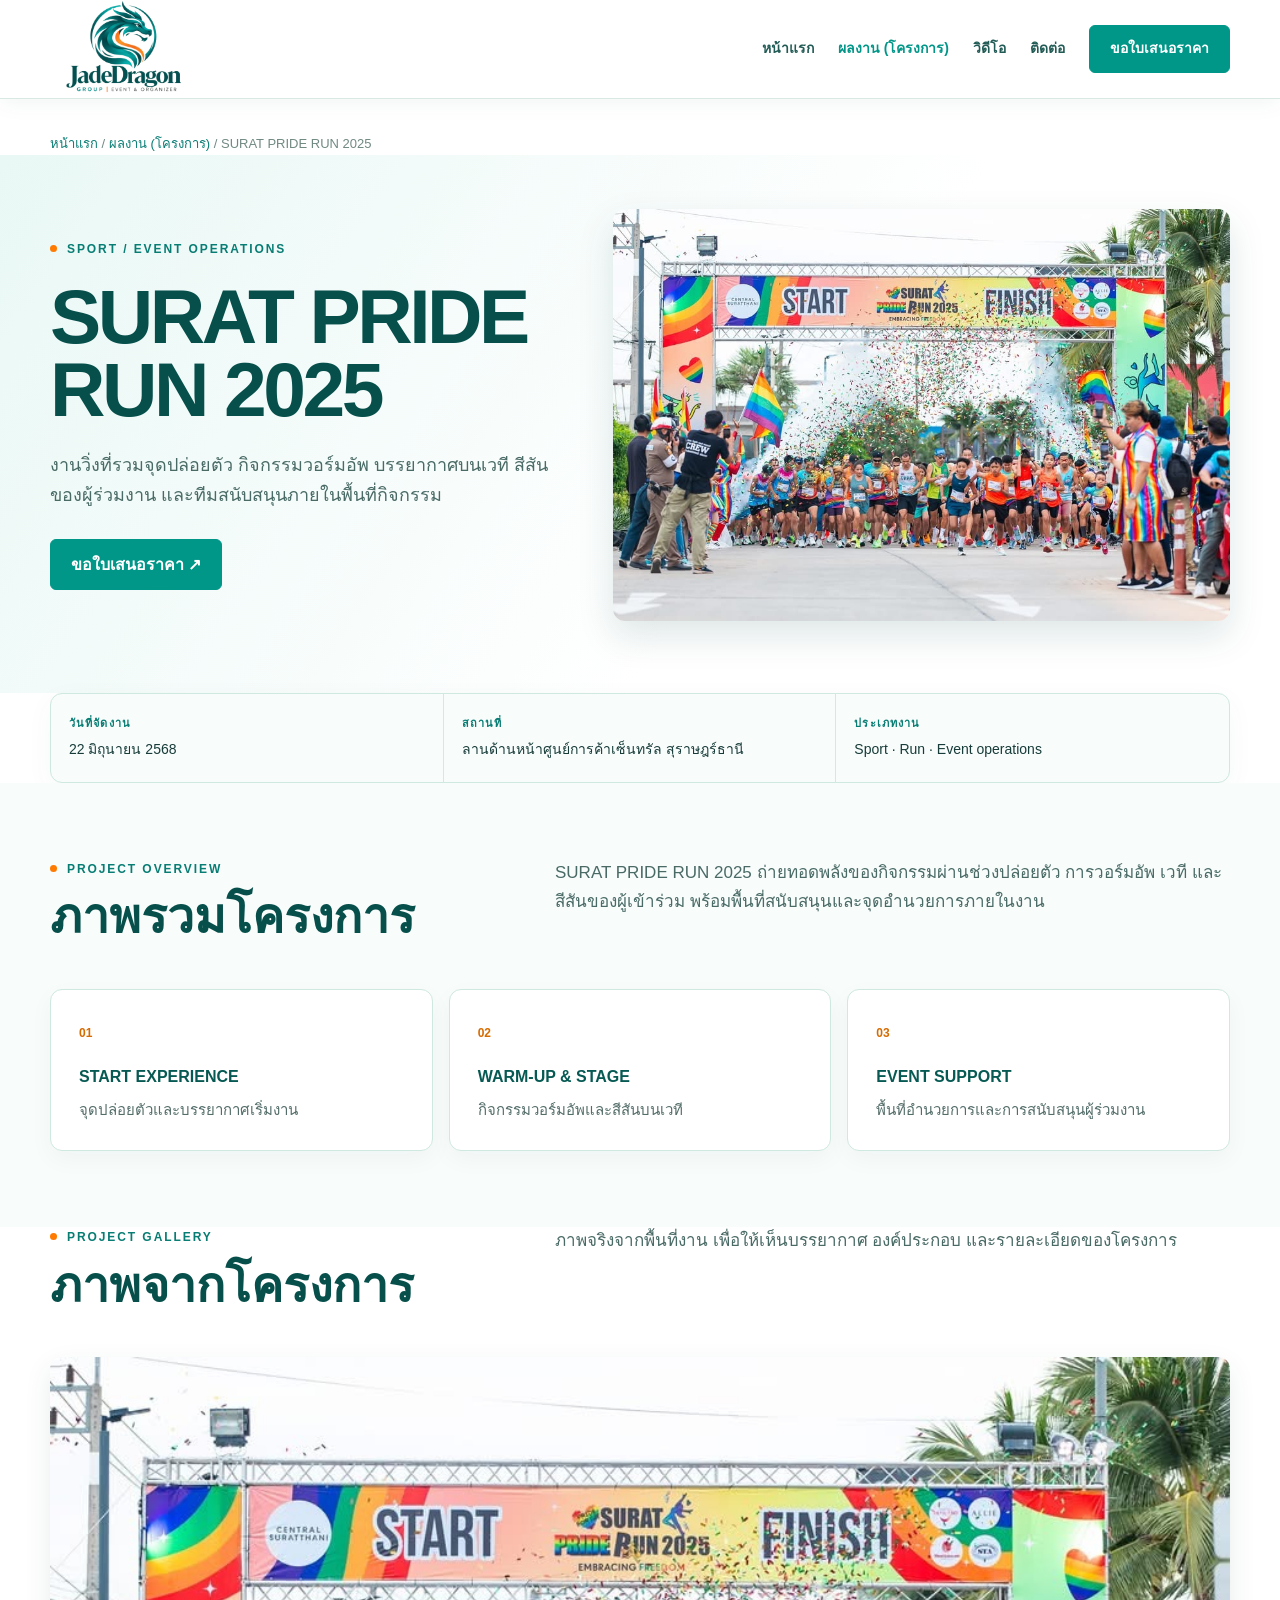
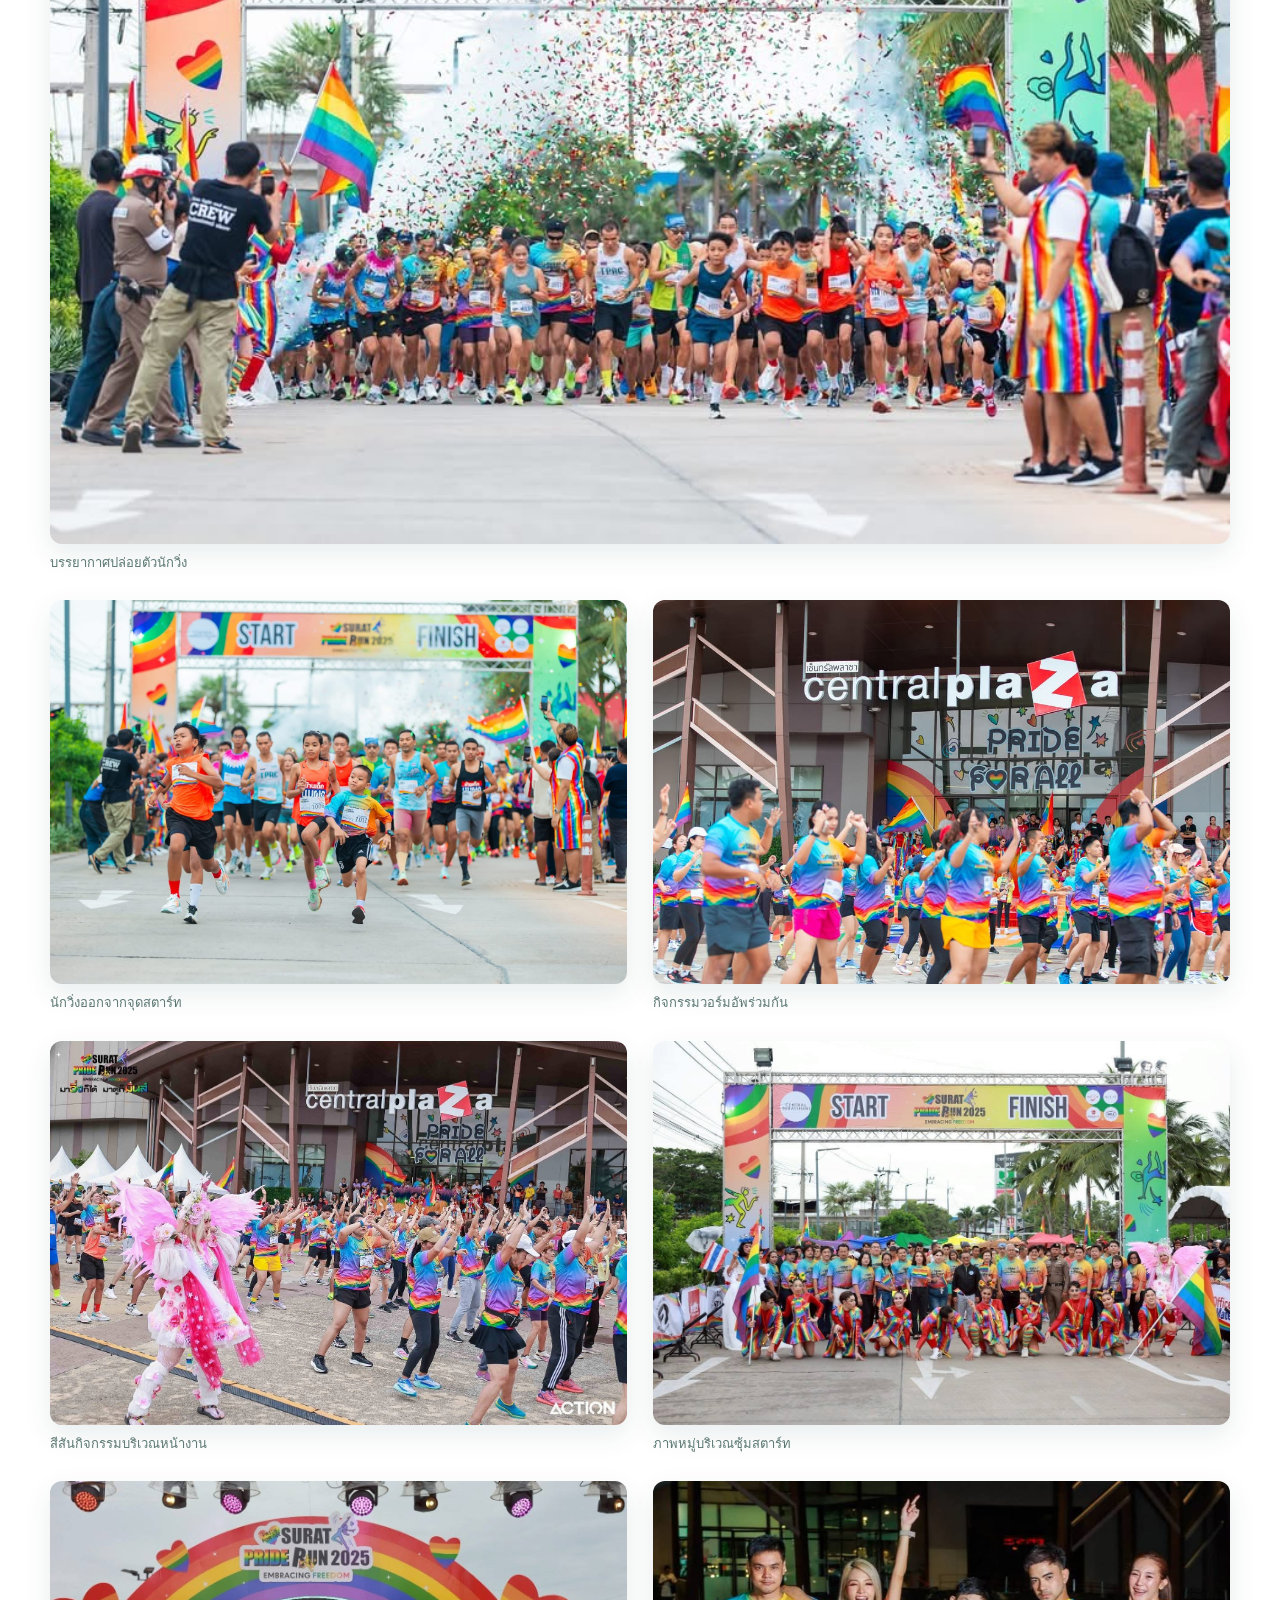
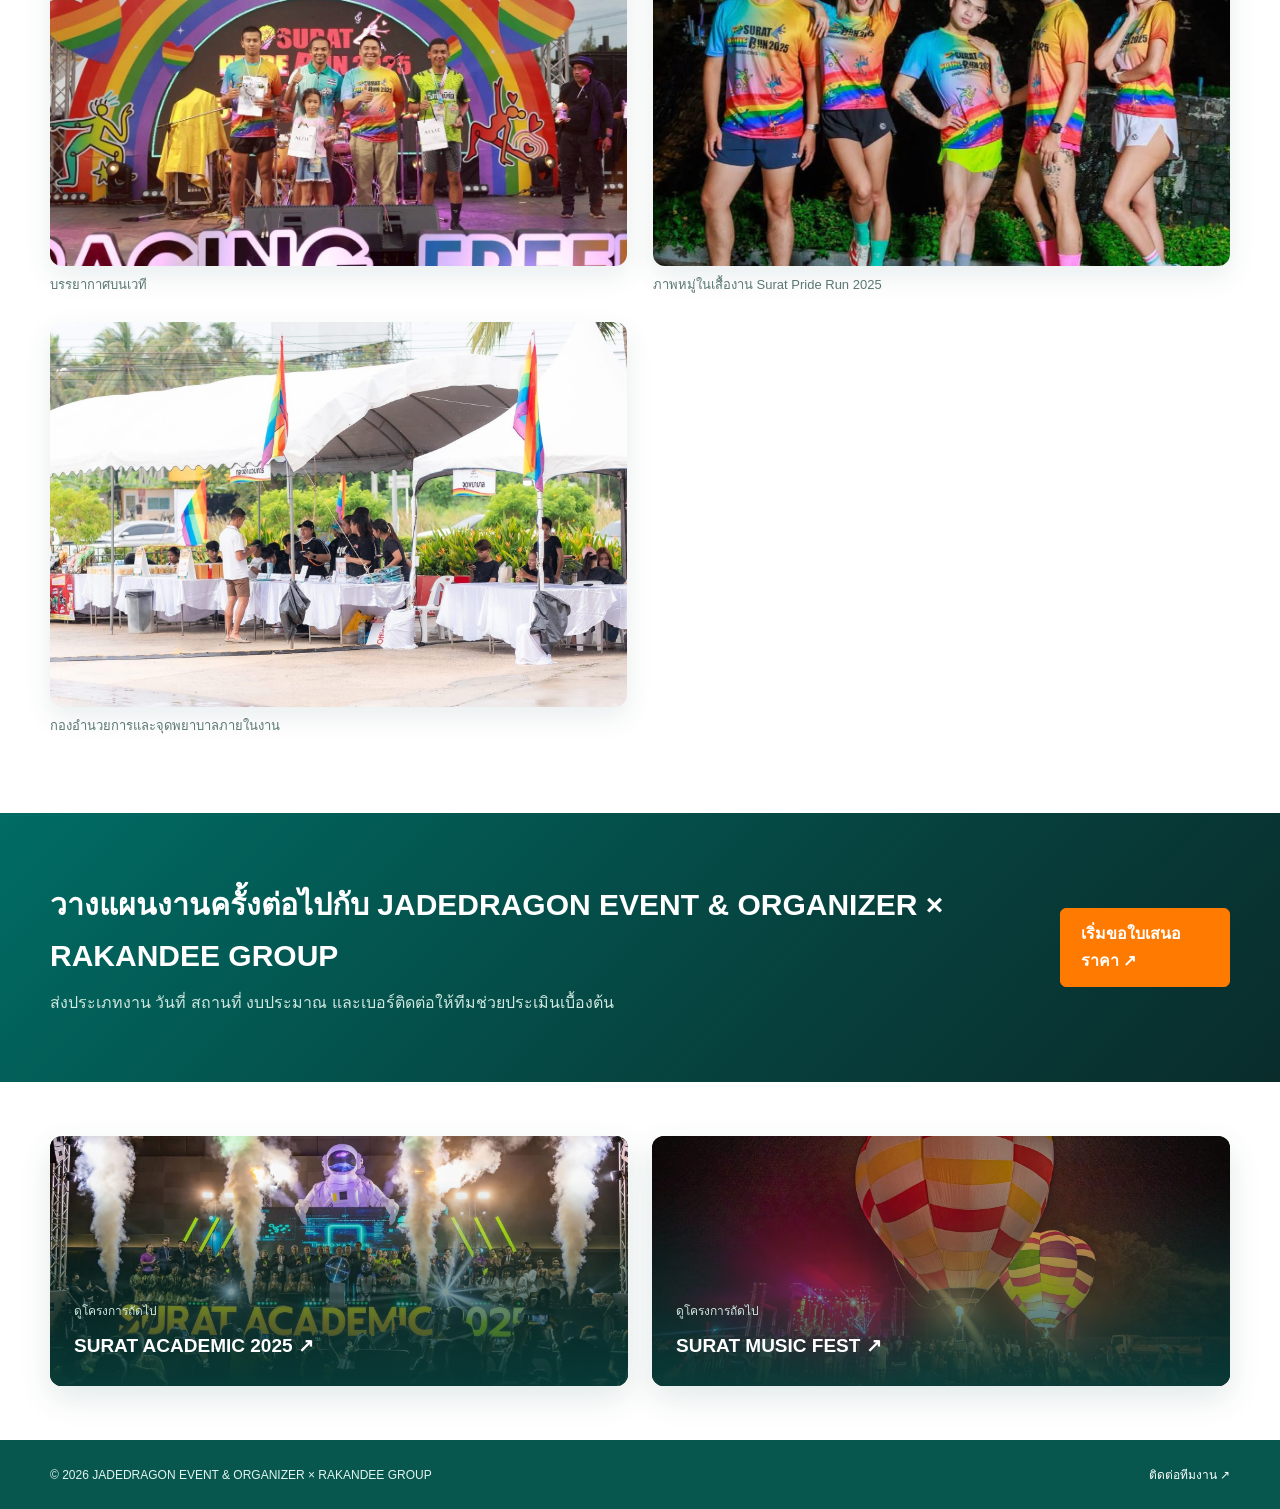
<file: projects/surat-pride-run-2025.html>
<!doctype html><html lang="th"><head><meta charset="utf-8"><meta name="viewport" content="width=device-width,initial-scale=1"><title>SURAT PRIDE RUN 2025 | JADEDRAGON EVENT & ORGANIZER × RAKANDEE GROUP</title><meta name="description" content="ผลงานกิจกรรมวิ่ง SURAT PRIDE RUN 2025 วันที่ 22 มิถุนายน 2568 บริเวณลานด้านหน้าศูนย์การค้าเซ็นทรัล สุราษฎร์ธานี"><meta name="robots" content="index,follow,max-image-preview:large"><link rel="canonical" href="https://www.jadedragonevent.com/projects/surat-pride-run-2025.html"><meta name="theme-color" content="#009688"><meta property="og:type" content="article"><meta property="og:site_name" content="Jadedragon Event Organizer × RAKANDEE GROUP"><meta property="og:title" content="SURAT PRIDE RUN 2025 | Jadedragon Event Organizer × RAKANDEE GROUP"><meta property="og:description" content="ผลงานกิจกรรมวิ่ง SURAT PRIDE RUN 2025 วันที่ 22 มิถุนายน 2568 บริเวณลานด้านหน้าศูนย์การค้าเซ็นทรัล สุราษฎร์ธานี"><meta property="og:url" content="https://www.jadedragonevent.com/projects/surat-pride-run-2025.html"><meta property="og:image" content="https://www.jadedragonevent.com/assets/recovered/4957f49add68b3d5b161.jpg"><meta name="twitter:card" content="summary_large_image"><script type="application/ld+json">{"@context":"https://schema.org","@type":"CreativeWork","name":"SURAT PRIDE RUN 2025","url":"https://www.jadedragonevent.com/projects/surat-pride-run-2025.html","description":"ผลงานกิจกรรมวิ่ง SURAT PRIDE RUN 2025 วันที่ 22 มิถุนายน 2568 บริเวณลานด้านหน้าศูนย์การค้าเซ็นทรัล สุราษฎร์ธานี","image":"https://www.jadedragonevent.com/assets/recovered/4957f49add68b3d5b161.jpg","creator":{"@type":"ProfessionalService","name":"Jadedragon Event Organizer","url":"https://www.jadedragonevent.com/"}}</script><style>
:root{--bg:#0b0c0e;--panel:#141619;--text:#f4f4f2;--muted:#aeb1b5;--line:#2b2d30;--accent:#df2530;--max:1180px}*{box-sizing:border-box}html{scroll-behavior:smooth}body{margin:0;background:var(--bg);color:var(--text);font-family:-apple-system,BlinkMacSystemFont,"Noto Sans Thai","Segoe UI",sans-serif;line-height:1.7}a{color:inherit;text-decoration:none}img{display:block;width:100%}.wrap{width:min(calc(100% - 80px),var(--max));margin:auto}.nav{position:sticky;top:0;z-index:10;background:rgba(11,12,14,.95);border-bottom:1px solid var(--line);backdrop-filter:blur(12px)}.navin{min-height:82px;display:flex;align-items:center;justify-content:space-between;gap:24px}.brand{display:flex;align-items:center;gap:13px}.brand img{width:46px;height:46px;object-fit:contain}.brand strong{display:block;letter-spacing:.08em}.brand small{display:block;color:var(--muted);font-size:11px;letter-spacing:.08em}.navlinks{display:flex;align-items:center;gap:24px;font-size:14px}.btn{display:inline-flex;align-items:center;justify-content:center;min-height:48px;padding:11px 20px;border:1px solid #45484d;border-radius:4px;font-weight:600}.btn.primary{background:var(--accent);border-color:var(--accent)}.btn:hover{filter:brightness(1.08)}.crumbs{padding:34px 0 0;color:var(--muted);font-size:13px}.hero{padding:60px 0 72px}.hero-grid{display:grid;grid-template-columns:minmax(0,.9fr) minmax(0,1.1fr);gap:58px;align-items:center}.eyebrow{color:var(--muted);font-size:12px;letter-spacing:.16em}.hero h1{font-size:clamp(2.6rem,6vw,5.8rem);line-height:.95;letter-spacing:-.045em;margin:20px 0 24px}.lead{font-size:18px;color:var(--muted);max-width:58ch}.hero-visual{margin:0}.hero-visual img{aspect-ratio:3/2;object-fit:cover;border-radius:4px}.facts{display:grid;grid-template-columns:repeat(3,1fr);border-block:1px solid var(--line);margin:0;padding:0}.facts div{padding:20px 18px;border-right:1px solid var(--line)}.facts div:last-child{border-right:0}.facts dt{font-size:11px;letter-spacing:.1em;color:var(--muted);text-transform:uppercase}.facts dd{margin:6px 0 0;font-size:14px}.section{padding:76px 0}.section-head{display:grid;grid-template-columns:.8fr 1.2fr;gap:55px;margin-bottom:34px}.section h2{font-size:clamp(1.9rem,4vw,3rem);line-height:1.15;margin:10px 0}.section-head p{margin:0;color:var(--muted);font-size:17px}.scope{display:grid;grid-template-columns:repeat(3,1fr);gap:1px;background:var(--line);border:1px solid var(--line)}.scope article{background:var(--panel);padding:28px}.scope span{font-size:12px;color:var(--accent)}.scope h3{font-size:16px;margin:18px 0 7px}.scope p{color:var(--muted);margin:0;font-size:15px}.gallery{display:grid;grid-template-columns:1fr 1fr;gap:24px}.gallery figure{margin:0}.gallery figure.wide{grid-column:1/-1}.gallery img{aspect-ratio:3/2;object-fit:cover;border-radius:4px}.gallery figcaption{color:var(--muted);font-size:13px;margin-top:8px}.cta{padding:66px 0;border-block:1px solid var(--line)}.cta-in{display:flex;justify-content:space-between;align-items:center;gap:30px}.cta h2{margin:0 0 8px;font-size:30px}.cta p{margin:0;color:var(--muted)}.more{display:grid;grid-template-columns:1fr 1fr;gap:20px;padding:54px 0}.more a{border:1px solid var(--line);padding:24px;background:var(--panel)}.more span{display:block;color:var(--muted);font-size:12px}.more strong{display:block;margin-top:8px}footer{border-top:1px solid var(--line);color:var(--muted);padding:24px 0;font-size:12px}.footer{display:flex;justify-content:space-between;gap:20px;flex-wrap:wrap}
@media(max-width:760px){.wrap{width:calc(100% - 40px)}.navin{min-height:72px}.brand small{display:none}.navlinks>a:not(.btn){display:none}.hero{padding:42px 0 54px}.hero-grid{grid-template-columns:1fr;gap:32px}.hero h1{font-size:clamp(2.5rem,13vw,4rem)}.facts{grid-template-columns:1fr}.facts div{border-right:0;border-bottom:1px solid var(--line)}.facts div:last-child{border-bottom:0}.section{padding:56px 0}.section-head{grid-template-columns:1fr;gap:15px}.scope,.gallery,.more{grid-template-columns:1fr}.gallery figure.wide{grid-column:auto}.cta-in{align-items:flex-start;flex-direction:column}.cta-in .btn{width:100%}}

/* New Jadedragon identity: keep the supplied full logo legible without crowding navigation. */
.brand.brand-logo{display:flex;align-items:center;flex:0 0 auto}
.brand.brand-logo img{display:block!important;width:150px!important;height:98px!important;object-fit:contain!important;object-position:left center}
@media(max-width:760px){.brand.brand-logo img{width:120px!important;height:79px!important}}
@media(max-width:380px){.brand.brand-logo img{display:block!important;width:106px!important;height:70px!important}}
</style><style id="jd-project-light-theme">
:root{--bg:#ffffff;--panel:#f1faf8;--text:#173c39;--muted:#536d69;--line:#d7e7e2;--accent:#009688;--orange:#ff7a00}
body{background:#fff;color:var(--text)}
.nav{background:rgba(255,255,255,.97);border-bottom:1px solid #d8e9e4;box-shadow:0 4px 22px rgba(0,87,80,.055)}
.navlinks a{color:#225b55;font-weight:600}.navlinks a:hover{color:var(--accent)}
.btn{border-color:#a7c9c1;color:#075b55;background:#fff;border-radius:6px;transition:background .2s,border-color .2s,color .2s,transform .2s}
.btn:hover{filter:none;background:#e6f5f1;border-color:#009688;transform:translateY(-1px)}
.btn.primary{background:#009688;color:#fff;border-color:#009688}.btn.primary:hover{background:#087a72;border-color:#087a72}
.crumbs{color:#718983}.crumbs a{color:#087d74}.crumbs a:hover{text-decoration:underline}
.hero{background:linear-gradient(125deg,#e9f8f5 0%,#fff 61%);padding-top:54px}
.eyebrow{color:#087d74;font-weight:700}.eyebrow:before{content:"";display:inline-block;width:7px;height:7px;border-radius:50%;background:#ff7a00;margin-right:10px;vertical-align:1px}
.hero h1,.section h2{color:#064f4b}.lead,.section-head p{color:#496a65}
.hero-visual img{border-radius:12px;box-shadow:0 15px 36px rgba(0,72,68,.13)}
.facts{gap:0;border:1px solid #cfe8e0;border-radius:12px;background:#f8fcfb;overflow:hidden;box-shadow:0 8px 28px rgba(0,87,80,.045)}
.facts div{border-color:#d7e7e2}.facts dt{color:#087d74;font-weight:700}.facts dd{color:#173c39}
.section{background:#fff}.section:nth-of-type(1){background:#f8fcfb}
.scope{gap:16px;background:transparent;border:0}
.scope article{background:#fff;border:1px solid #cfe8e0;border-radius:12px;box-shadow:0 8px 24px rgba(0,87,80,.04)}
.scope span{color:#d66b00;font-weight:800}.scope h3{color:#075a53}.scope p{color:#536d69}
.gallery{gap:26px}.gallery img{border-radius:12px;box-shadow:0 10px 28px rgba(0,72,68,.09)}.gallery figcaption{color:#5b7772}
.cta{background:linear-gradient(135deg,#006c64 0%,#073d3a 68%,#092c2b 100%);border:0;color:#fff}
.cta h2{color:#fff}.cta p{color:#cfe8e0}.cta .btn.primary{background:#ff7a00;border-color:#ff7a00;color:#fff}.cta .btn.primary:hover{background:#d66b00;border-color:#d66b00}
.more{gap:24px}.more a{position:relative;min-height:250px;padding:0;border:0;border-radius:12px;background:#10312e;overflow:hidden;isolation:isolate;box-shadow:0 12px 32px rgba(0,72,68,.12)}
.more a:after{content:"";position:absolute;inset:0;background:linear-gradient(180deg,transparent 18%,rgba(7,61,58,.94) 100%);z-index:-1}
.more img{position:absolute;inset:0;width:100%;height:100%;object-fit:cover;z-index:-2;transition:transform .3s}
.more a:hover img{transform:scale(1.04)}
.more-copy{position:absolute;left:0;right:0;bottom:0;padding:24px}.more span{color:#cfe8e0}.more strong{color:#fff;font-size:19px}
footer{background:#07574f;color:#e2f5ef;border-color:#07574f}footer a{color:#fff}
a:focus-visible{outline:3px solid #ff7a00;outline-offset:3px}
@media(max-width:760px){
 .wrap{width:calc(100% - 36px)}
 .navin{display:flex;flex-wrap:wrap;min-height:68px;gap:8px;padding:8px 0}
 .brand.brand-logo img{width:108px!important;height:71px!important}
 .navlinks{order:3;width:100%;display:flex;justify-content:flex-end;gap:18px;overflow-x:auto;padding:0 0 8px}
 .navlinks>a:not(.btn){display:inline-flex;align-items:center;white-space:nowrap}
 .navlinks .btn{min-height:42px;padding:8px 13px;white-space:nowrap}
 .hero{padding-top:34px}.hero h1{font-size:clamp(2.25rem,11vw,3.6rem);line-height:1.02}
 .facts{border-radius:10px}.facts div{border-right:0;border-bottom:1px solid var(--line)}
 .scope{gap:12px}.gallery{gap:20px}.more a{min-height:220px}
}
</style><style>.navlinks a[aria-current="page"]{color:#009688}</style></head><body><nav class="nav"><div class="wrap navin"><a class="brand brand-logo" href="../index.html#home" aria-label="JADEDRAGON EVENT & ORGANIZER × RAKANDEE GROUP"><img src="../assets/jadedragon-logo-brand.webp" alt="JADEDRAGON EVENT & ORGANIZER × RAKANDEE GROUP" width="900" height="593" decoding="async"></a><div class="navlinks"><a href="../index.html">หน้าแรก</a><a href="index.html" aria-current="page">ผลงาน (โครงการ)</a>
<a href="../index.html#videos">วิดีโอ</a><a href="../index.html#contact">ติดต่อ</a><a class="btn primary" href="../index.html#brief">ขอใบเสนอราคา</a></div></div></nav><main><div class="wrap crumbs"><a href="../index.html">หน้าแรก</a> / <a href="index.html">ผลงาน (โครงการ)</a> / SURAT PRIDE RUN 2025</div><header class="hero"><div class="wrap hero-grid"><div><div class="eyebrow">SPORT / EVENT OPERATIONS</div><h1>SURAT PRIDE RUN 2025</h1><p class="lead">งานวิ่งที่รวมจุดปล่อยตัว กิจกรรมวอร์มอัพ บรรยากาศบนเวที สีสันของผู้ร่วมงาน และทีมสนับสนุนภายในพื้นที่กิจกรรม</p><div style="display:flex;gap:12px;flex-wrap:wrap;margin-top:28px"><a class="btn primary" href="../index.html#brief">ขอใบเสนอราคา ↗</a></div></div><figure class="hero-visual"><img src="../assets/recovered/4957f49add68b3d5b161.jpg" alt="บรรยากาศปล่อยตัวนักวิ่ง SURAT PRIDE RUN 2025" fetchpriority="high"></figure></div></header><div class="wrap"><dl class="facts"><div><dt>วันที่จัดงาน</dt><dd>22 มิถุนายน 2568</dd></div><div><dt>สถานที่</dt><dd>ลานด้านหน้าศูนย์การค้าเซ็นทรัล สุราษฎร์ธานี</dd></div><div><dt>ประเภทงาน</dt><dd>Sport · Run · Event operations</dd></div></dl></div><section class="section"><div class="wrap"><div class="section-head"><div><div class="eyebrow">PROJECT OVERVIEW</div><h2>ภาพรวมโครงการ</h2></div><p>SURAT PRIDE RUN 2025 ถ่ายทอดพลังของกิจกรรมผ่านช่วงปล่อยตัว การวอร์มอัพ เวที และสีสันของผู้เข้าร่วม พร้อมพื้นที่สนับสนุนและจุดอำนวยการภายในงาน</p></div><div class="scope"><article><span>01</span><h3>START EXPERIENCE</h3><p>จุดปล่อยตัวและบรรยากาศเริ่มงาน</p></article><article><span>02</span><h3>WARM-UP &amp; STAGE</h3><p>กิจกรรมวอร์มอัพและสีสันบนเวที</p></article><article><span>03</span><h3>EVENT SUPPORT</h3><p>พื้นที่อำนวยการและการสนับสนุนผู้ร่วมงาน</p></article></div></div></section><section class="section" style="padding-top:0"><div class="wrap"><div class="section-head"><div><div class="eyebrow">PROJECT GALLERY</div><h2>ภาพจากโครงการ</h2></div><p>ภาพจริงจากพื้นที่งาน เพื่อให้เห็นบรรยากาศ องค์ประกอบ และรายละเอียดของโครงการ</p></div><div class="gallery"><figure class="wide"><img src="../assets/recovered/4957f49add68b3d5b161.jpg" alt="บรรยากาศปล่อยตัวนักวิ่ง" loading="eager" decoding="async"><figcaption>บรรยากาศปล่อยตัวนักวิ่ง</figcaption></figure><figure><img src="../assets/recovered/9e4c52d71efce42e93eb.jpg" alt="นักวิ่งออกจากจุดสตาร์ท" loading="lazy" decoding="async"><figcaption>นักวิ่งออกจากจุดสตาร์ท</figcaption></figure><figure><img src="../assets/recovered/00eec898eada9f27e209.jpg" alt="กิจกรรมวอร์มอัพร่วมกัน" loading="lazy" decoding="async"><figcaption>กิจกรรมวอร์มอัพร่วมกัน</figcaption></figure><figure><img src="../assets/recovered/6f96fce1256ca6affd9c.jpg" alt="สีสันกิจกรรมบริเวณหน้างาน" loading="lazy" decoding="async"><figcaption>สีสันกิจกรรมบริเวณหน้างาน</figcaption></figure><figure><img src="../assets/recovered/3109aadb6d6bb4587b94.jpg" alt="ภาพหมู่บริเวณซุ้มสตาร์ท" loading="lazy" decoding="async"><figcaption>ภาพหมู่บริเวณซุ้มสตาร์ท</figcaption></figure><figure><img src="../assets/recovered/de55f083bfdc9585a745.jpg" alt="บรรยากาศบนเวที" loading="lazy" decoding="async"><figcaption>บรรยากาศบนเวที</figcaption></figure><figure><img src="../assets/recovered/c7e8a50c2fcef3e479a1.jpg" alt="ภาพหมู่ในเสื้องาน Surat Pride Run 2025" loading="lazy" decoding="async"><figcaption>ภาพหมู่ในเสื้องาน Surat Pride Run 2025</figcaption></figure><figure><img src="../assets/recovered/6249978609205c1d60cb.jpg" alt="กองอำนวยการและจุดพยาบาลภายในงาน" loading="lazy" decoding="async"><figcaption>กองอำนวยการและจุดพยาบาลภายในงาน</figcaption></figure></div></div></section><section class="cta"><div class="wrap cta-in"><div><h2>วางแผนงานครั้งต่อไปกับ JADEDRAGON EVENT & ORGANIZER × RAKANDEE GROUP</h2><p>ส่งประเภทงาน วันที่ สถานที่ งบประมาณ และเบอร์ติดต่อให้ทีมช่วยประเมินเบื้องต้น</p></div><a class="btn primary" href="../index.html#brief">เริ่มขอใบเสนอราคา ↗</a></div></section><div class="wrap more"><a href="surat-academic-2025.html"><img src="../assets/surat-academic-2025-cover.jpg" alt="SURAT ACADEMIC 2025" loading="lazy" decoding="async"><div class="more-copy"><span>ดูโครงการถัดไป</span><strong>SURAT ACADEMIC 2025 ↗</strong></div></a><a href="surat-music-fest.html"><img src="../assets/recovered/46ef4d17103afe89364b.jpg" alt="SURAT MUSIC FEST" loading="lazy" decoding="async"><div class="more-copy"><span>ดูโครงการถัดไป</span><strong>SURAT MUSIC FEST ↗</strong></div></a></div></main><footer><div class="wrap footer"><span>© 2026 JADEDRAGON EVENT & ORGANIZER × RAKANDEE GROUP</span><a href="../index.html#contact">ติดต่อทีมงาน ↗</a></div></footer></body></html>
</file>
<file: assets/jadedragon-cinematic.css>
/* JADEDRAGON CINEMATIC DESIGN SYSTEM — shared across public pages */
:root{--bg:#041217;--panel:#092127;--text:#f6fcfc;--muted:#b0c7c9;--line:#22464a;--accent:#19bdb0;--jade:#19bdb0;--jade-dark:#0b706a;--orange:#22c9be}
html{scroll-behavior:smooth}
body{background:radial-gradient(ellipse at 85% 8%,rgba(15,133,128,.22),transparent 42%),linear-gradient(155deg,#030e14 0%,#071b20 48%,#020d12 100%);color:#f6fcfc}
.nav{background:rgba(2,14,19,.96)!important;border-bottom:1px solid rgba(65,207,197,.18)!important;backdrop-filter:blur(14px)}
.links,.navlinks,.links a,.navlinks a{color:#e6f7f7!important}
.links a:hover,.navlinks a:hover,.links a[aria-current],.navlinks a[aria-current]{color:#3de3d6!important}
.btn{border-radius:999px!important;border-color:rgba(71,212,204,.55)!important;color:#f6ffff!important;background:rgba(3,25,30,.4)!important}
.btn.primary{background:linear-gradient(120deg,#13b7ad,#078c87)!important;border-color:#2bcebf!important;color:white!important}
.btn:hover{background:#105c5c!important}
.hero{background:linear-gradient(115deg,rgba(1,12,18,.88),rgba(4,43,47,.42)),radial-gradient(ellipse at 85% 10%,rgba(20,172,160,.2),transparent 60%)!important}
.hero h1,.hero h2,.section h2,h1,h2,h3{color:#f6fcfc}
.hero h1 span,h1 span,.eyebrow{color:#35d8cc!important}
section{border-color:rgba(70,191,185,.18)}
.project,.video-card,.card,.project-card,.gallery-card,article.project{background:rgba(7,32,38,.9)!important;border:1px solid rgba(61,183,179,.22)!important;border-radius:14px!important;overflow:hidden}
.project img,.video-card img,.project-card img{object-fit:cover}
.video-card,.project,.project-card{transition:transform .2s ease,border-color .2s ease}
.video-card:hover,.project:hover,.project-card:hover{transform:translateY(-4px);border-color:#29d9c9!important}
.video-thumb{position:relative;display:block}
.video-play{display:grid;place-items:center;background:rgba(2,23,28,.62);border:2px solid #e8ffff;border-radius:50%;color:white}
.video-watch,.project-link,.video-text-link:hover{color:#37e2d5!important}
input,textarea,select{background:#09272c!important;color:#f5ffff!important;border-color:#3b6b6c!important}
input::placeholder,textarea::placeholder{color:#a3b9ba}
footer{background:#020e13!important;border-color:#215053!important;color:#c8dada}
@media(max-width:700px){.wrap{width:min(calc(100% - 32px),1180px)!important}.navin{gap:10px}.video-grid{gap:18px}}
</file>
